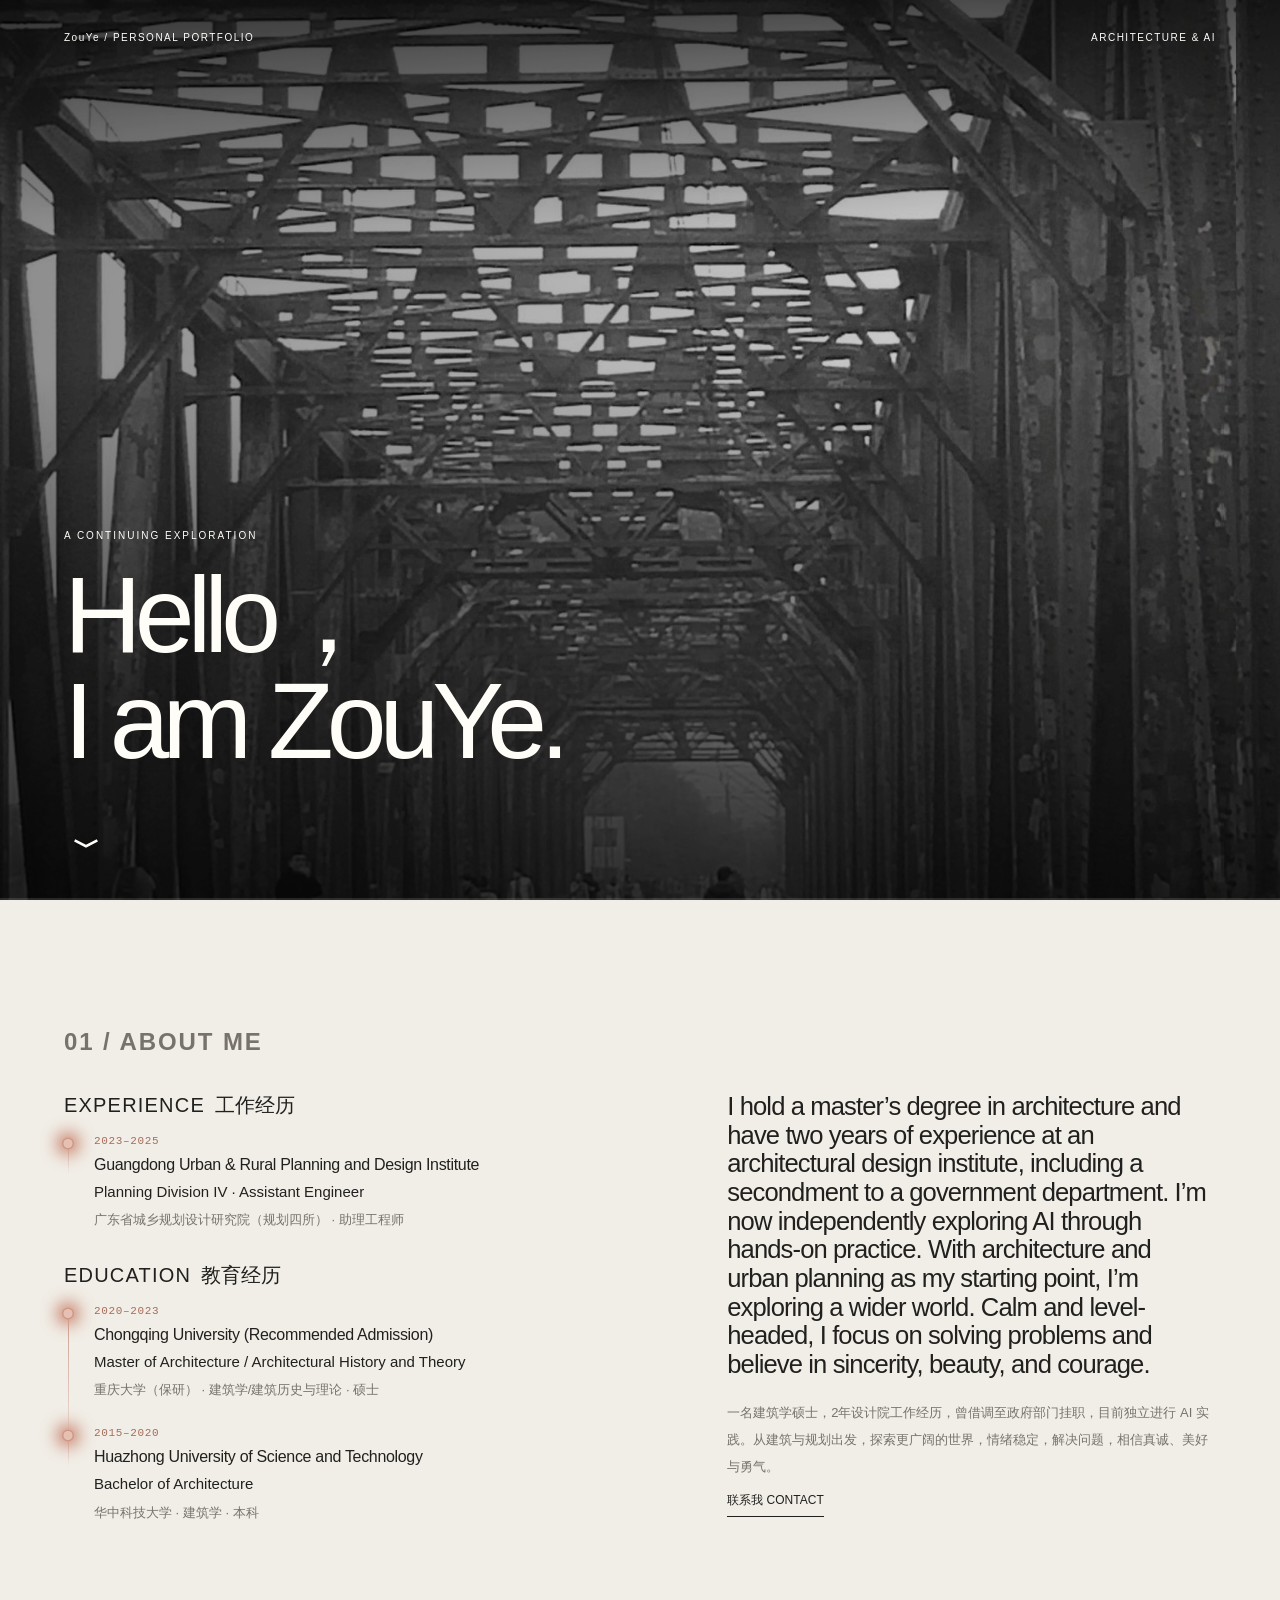
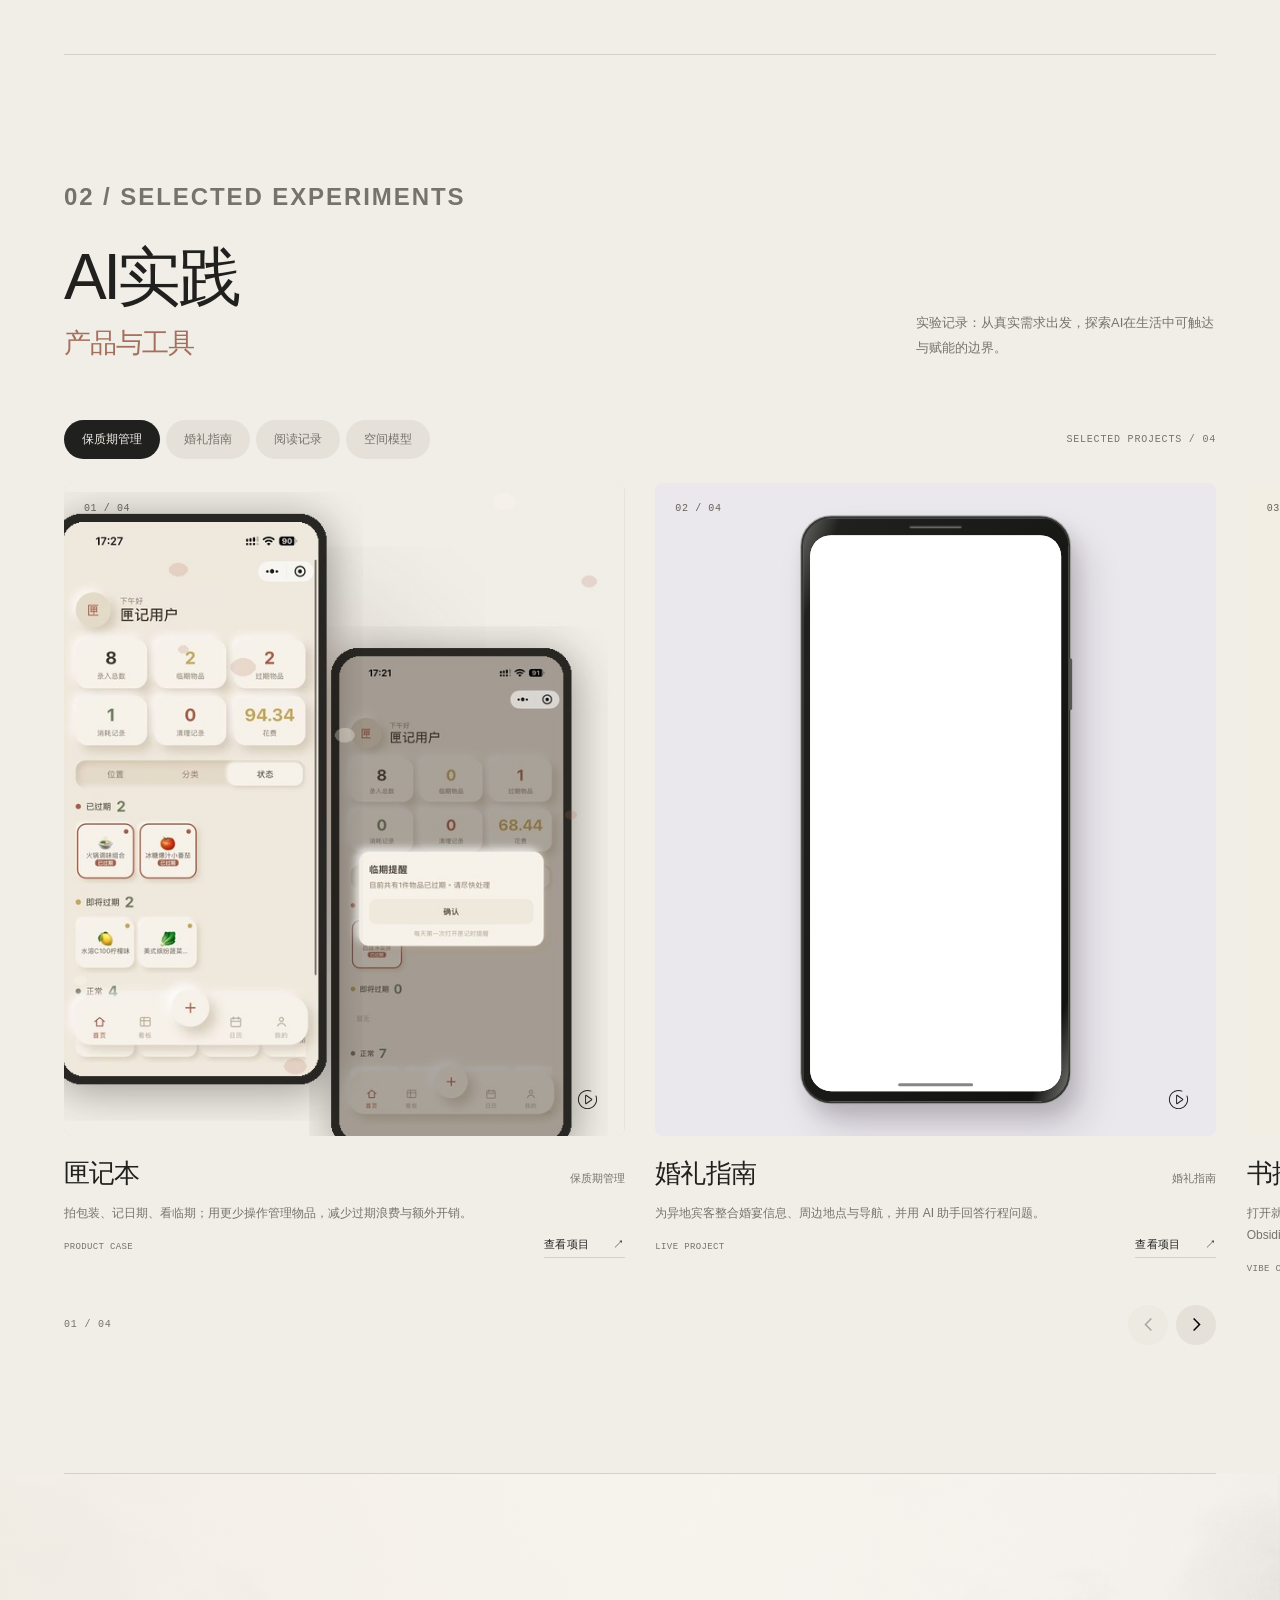
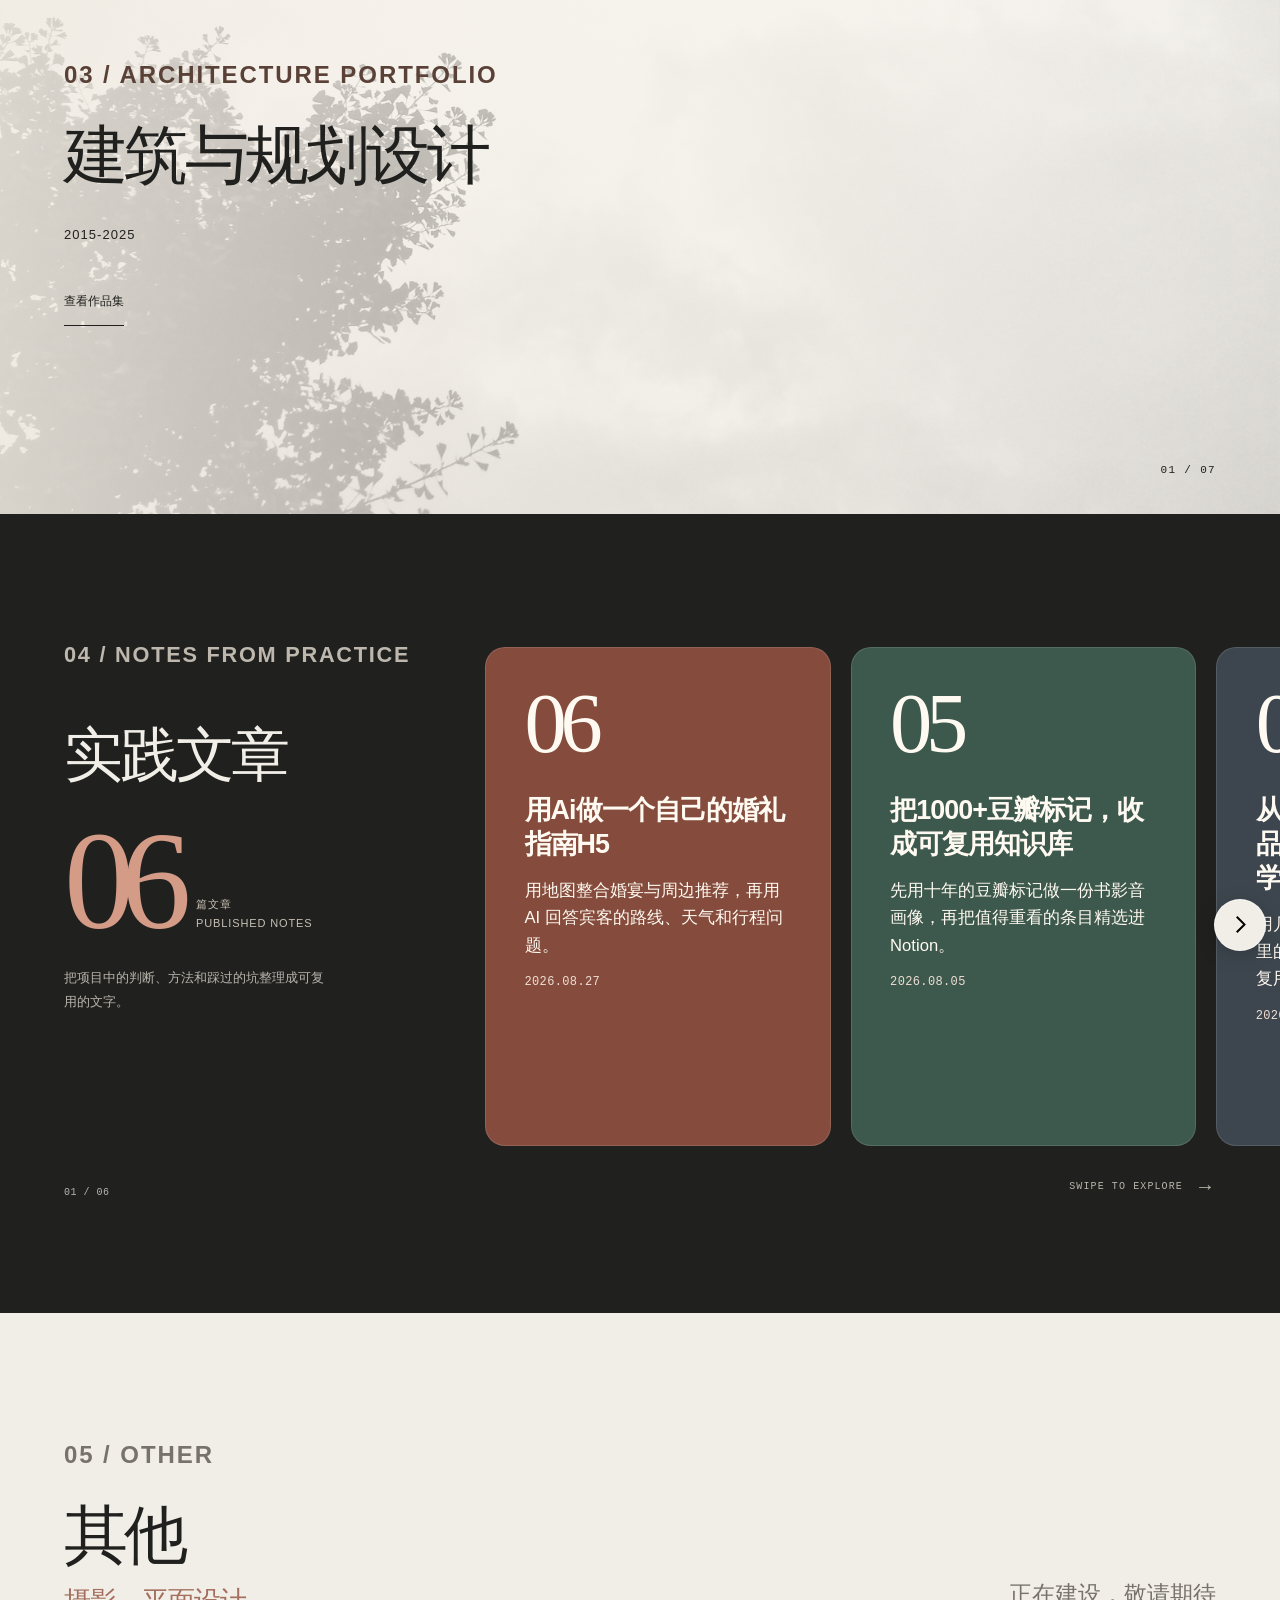
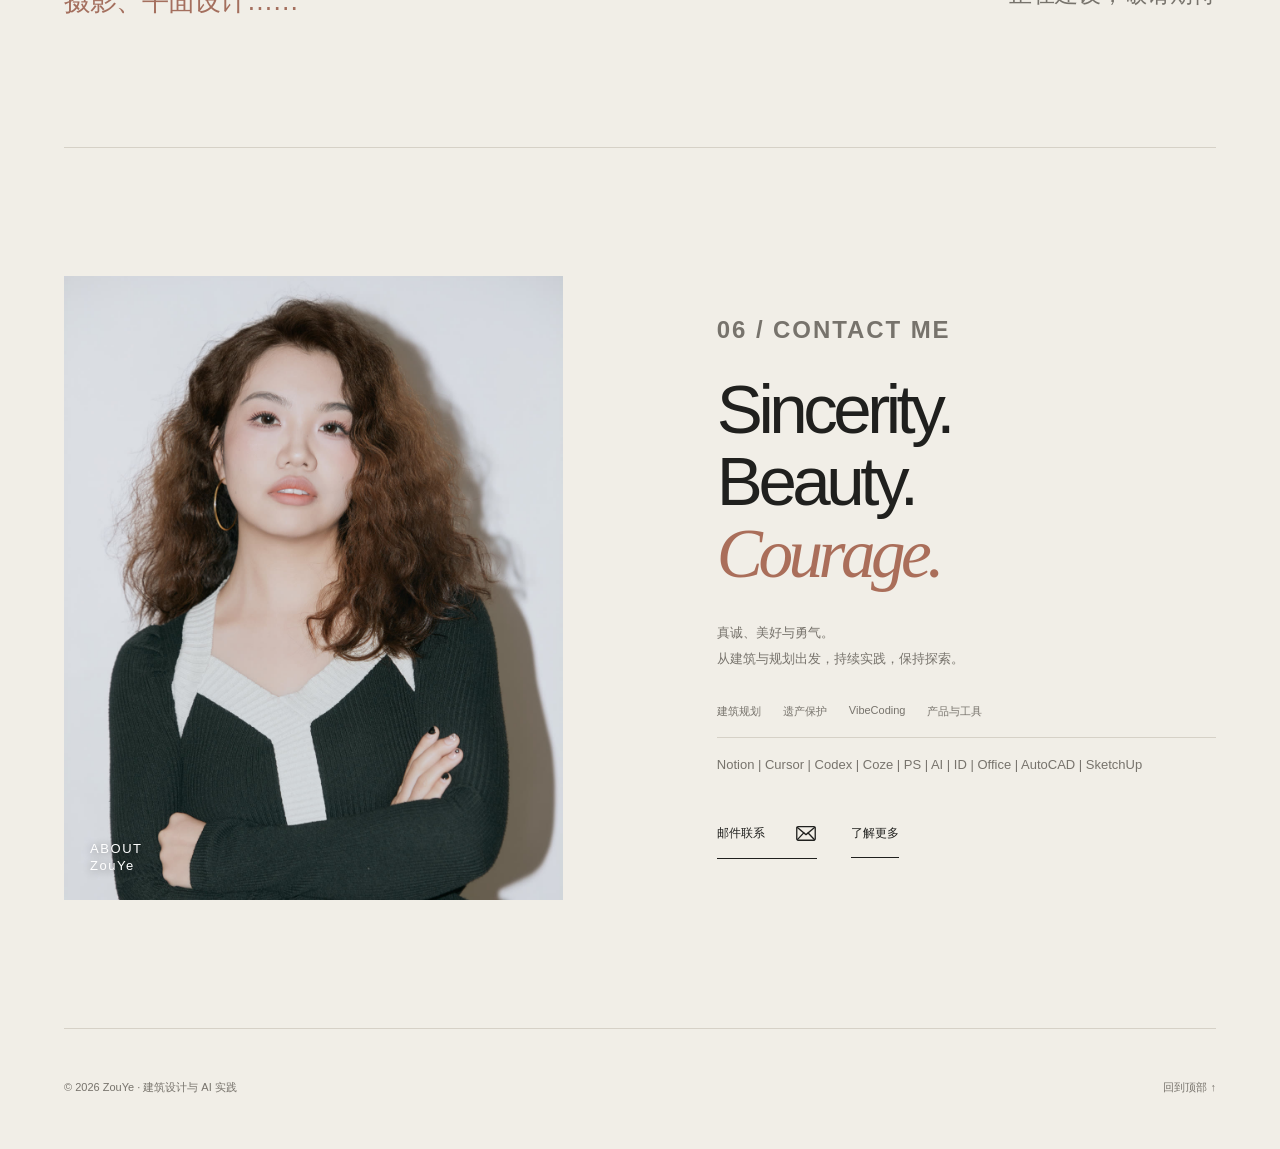
<file: index.html>
<!DOCTYPE html>
<html lang="zh-CN">
  <head>
    <meta charset="UTF-8" />
    <meta name="viewport" content="width=device-width, initial-scale=1.0" />
    <meta
      name="description"
      content="ZouYe 的个人网站，记录 AI 实践、建筑与规划设计实践以及阶段性文章。"
    />
    <title>ZouYe｜建筑设计与 AI 实践</title>
    <link rel="stylesheet" href="./editorial.css?v=20261114-3" />
  </head>
  <body>
    <a class="skip-link" href="#introduction">跳至个人介绍</a>
    <div class="page-shell">
      <header class="topbar" inert aria-hidden="true">
        <a class="brand-lockup" href="#home" aria-label="返回首页">
          <span class="brand-mark"><img src="./assets/yvette-portrait.jpg" alt="" width="30" height="30" /></span>
          <span class="brand-name">ZouYe</span>
        </a>
        <nav class="site-nav" id="site-nav" aria-label="主导航"></nav>
      </header>

      <main id="app"></main>

      <footer class="site-footer">
        <p>© 2026 ZouYe · 建筑设计与 AI 实践</p>
        <a href="#home">回到顶部 ↑</a>
      </footer>
    </div>

    <script src="./articles-data.js?v=20261110-7"></script>
    <script src="./fluid-reveal.js?v=20261030-4"></script>
    <script src="./script.js?v=20261123-scene-label"></script>
  </body>
</html>
</file>
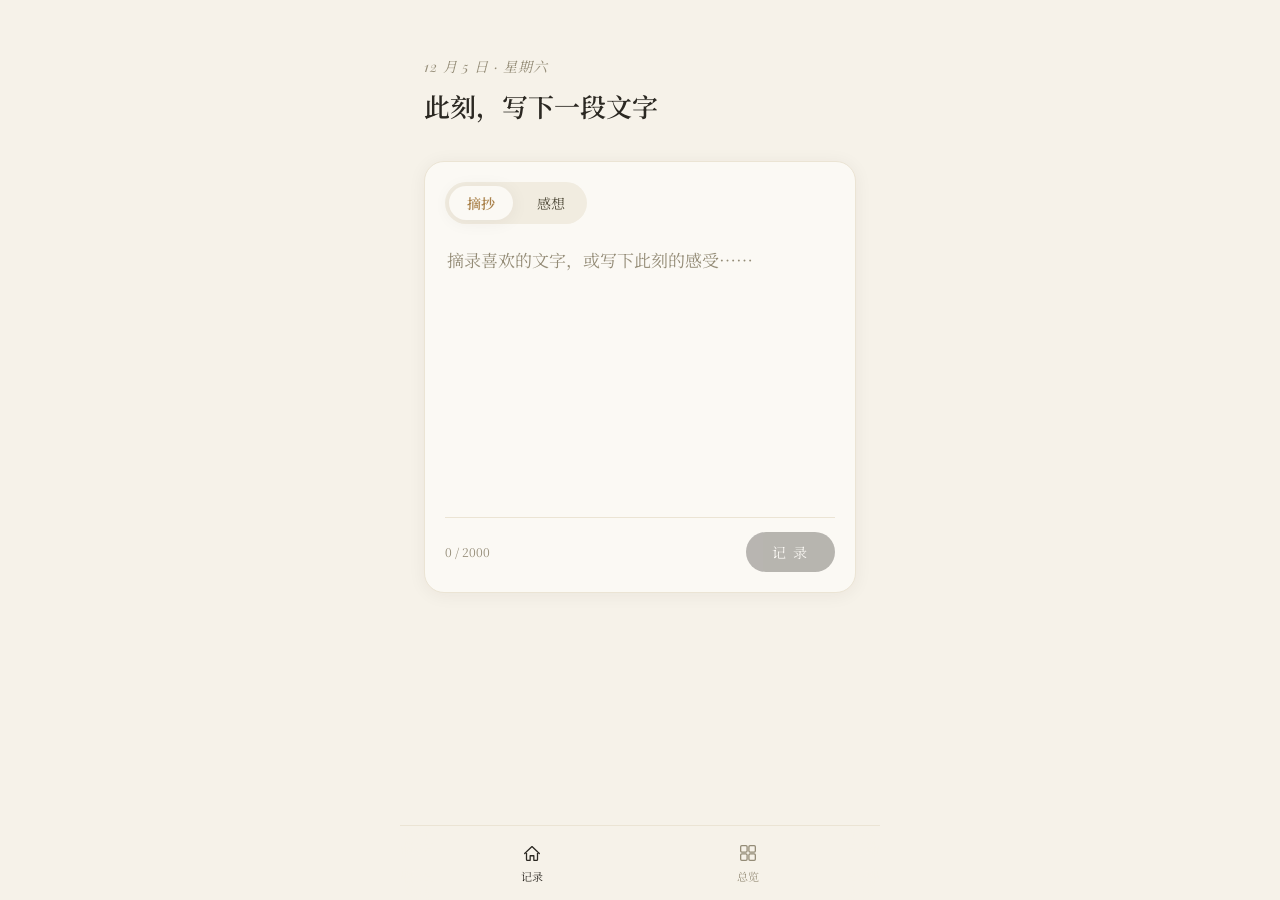
<file: projects/shuzhai-app/index.html>
<!DOCTYPE html>
<html lang="zh-CN">
<head>
<meta charset="UTF-8" />
<meta name="viewport" content="width=device-width, initial-scale=1.0, maximum-scale=1.0, viewport-fit=cover" />
<title>书摘 · 记录与管理</title>

<!-- PWA：支持「添加到主屏幕」，获得类 App 图标与全屏体验 -->
<link rel="manifest" href="manifest.json" />
<meta name="theme-color" content="#F6F2E9" />
<link rel="icon" href="icons/favicon-32.png" sizes="32x32" />
<link rel="apple-touch-icon" href="icons/apple-touch-icon.png" />
<meta name="apple-mobile-web-app-capable" content="yes" />
<meta name="apple-mobile-web-app-status-bar-style" content="default" />
<meta name="apple-mobile-web-app-title" content="书摘" />

<link rel="preconnect" href="https://fonts.googleapis.com" />
<link rel="preconnect" href="https://fonts.gstatic.com" crossorigin />
<link href="https://fonts.googleapis.com/css2?family=Noto+Serif+SC:wght@400;500;600;700&family=Playfair+Display:ital,wght@0,500;0,600;1,500&display=swap" rel="stylesheet" />
<link rel="stylesheet" href="css/style.css" />
</head>
<body>
<div class="app-shell">

  <!-- ============ 首页：记录 ============ -->
  <main class="view view-home" data-view="home">
    <header class="home-header">
      <p class="home-date" id="homeDate">7 月 6 日</p>
      <h1 class="home-title">此刻，写下一段文字</h1>
    </header>

    <section class="composer">
      <div class="type-toggle" role="tablist" aria-label="记录类型">
        <button class="type-pill is-active" data-type="excerpt" role="tab" aria-selected="true">摘抄</button>
        <button class="type-pill" data-type="thought" role="tab" aria-selected="false">感想</button>
      </div>

      <textarea
        id="contentInput"
        class="composer-input"
        placeholder="摘录喜欢的文字，或写下此刻的感受……"
        rows="8"
        maxlength="2000"
      ></textarea>

      <div class="composer-footer">
        <span class="char-count" id="charCount">0 / 2000</span>
        <button class="save-btn" id="saveBtn" disabled>
          <span>记 录</span>
        </button>
      </div>
    </section>
  </main>

  <!-- ============ 总览页 ============ -->
  <main class="view view-overview" data-view="overview" hidden>
    <header class="overview-header">
      <div class="overview-title-row">
        <h1 class="page-title">总览</h1>
        <div class="overview-actions">
          <button class="clear-all-btn" id="clearAllBtn" disabled>清空</button>
          <div class="export-menu" id="exportMenu">
            <button class="export-btn" id="exportBtn" disabled aria-haspopup="menu" aria-expanded="false">
              <svg class="export-icon" viewBox="0 0 24 24" fill="none"><path d="M12 4v11m0 0l-4-4m4 4l4-4M5 17v2a1 1 0 0 0 1 1h12a1 1 0 0 0 1-1v-2" stroke="currentColor" stroke-width="1.4" stroke-linecap="round" stroke-linejoin="round"/></svg>
              <span>导出</span>
              <svg class="export-caret" viewBox="0 0 12 12" fill="none"><path d="M3 4.5L6 7.5L9 4.5" stroke="currentColor" stroke-width="1.3" stroke-linecap="round" stroke-linejoin="round"/></svg>
            </button>
            <div class="export-dropdown" id="exportDropdown" role="menu" hidden>
              <button class="export-option" data-format="csv" role="menuitem">导出为 CSV</button>
              <button class="export-option" data-format="markdown" role="menuitem">导出为 Markdown</button>
            </div>
          </div>
        </div>
      </div>

      <div class="stats-row">
        <div class="stat-block">
          <span class="stat-number" id="statDays">0</span>
          <span class="stat-label">记录天数</span>
        </div>
        <div class="stat-block">
          <span class="stat-number" id="statTotal">0</span>
          <span class="stat-label">书摘总数</span>
        </div>
      </div>
      <p class="stats-breakdown">
        摘抄 <b id="statExcerpt">0</b> · 感想 <b id="statThought">0</b>
      </p>
    </header>

    <div class="mode-switch" role="tablist" aria-label="查看方式">
      <button class="mode-pill is-active" data-mode="time" role="tab" aria-selected="true">按时间</button>
      <button class="mode-pill" data-mode="type" role="tab" aria-selected="false">按类型</button>
    </div>

    <section class="entry-list" id="entryList">
      <!-- 动态渲染 -->
    </section>

    <div class="empty-state" id="emptyState" hidden>
      <p class="empty-title">尚无记录</p>
      <p class="empty-desc">回到「记录」页写下第一段文字吧</p>
    </div>
  </main>

  <!-- Toast 放在视图外，确保总览页清空/删除提示也能显示 -->
  <p class="toast" id="toast">已记录</p>

  <!-- ============ 底部导航 ============ -->
  <nav class="tab-bar">
    <button class="tab-item is-active" data-target="home">
      <svg class="tab-icon" viewBox="0 0 24 24" fill="none"><path d="M4 12.5L12 5l8 7.5M6 10.5V19a1 1 0 0 0 1 1h3v-5h4v5h3a1 1 0 0 0 1-1v-8.5" stroke="currentColor" stroke-width="1.4" stroke-linecap="round" stroke-linejoin="round"/></svg>
      <span>记录</span>
    </button>
    <button class="tab-item" data-target="overview">
      <svg class="tab-icon" viewBox="0 0 24 24" fill="none"><rect x="4" y="4" width="7" height="7" rx="1.2" stroke="currentColor" stroke-width="1.4"/><rect x="13" y="4" width="7" height="7" rx="1.2" stroke="currentColor" stroke-width="1.4"/><rect x="4" y="13" width="7" height="7" rx="1.2" stroke="currentColor" stroke-width="1.4"/><rect x="13" y="13" width="7" height="7" rx="1.2" stroke="currentColor" stroke-width="1.4"/></svg>
      <span>总览</span>
    </button>
  </nav>

  <!-- ============ 编辑弹层 ============ -->
  <div class="sheet-overlay" id="sheetOverlay" hidden>
    <div class="sheet" id="sheet">
      <div class="sheet-handle"></div>
      <div class="type-toggle" role="tablist" aria-label="编辑类型">
        <button class="type-pill" data-edit-type="excerpt" role="tab">摘抄</button>
        <button class="type-pill" data-edit-type="thought" role="tab">感想</button>
      </div>
      <textarea id="editInput" class="composer-input sheet-textarea" rows="8" maxlength="2000"></textarea>
      <p class="sheet-meta" id="editMeta"></p>
      <div class="sheet-actions">
        <button class="ghost-btn" id="deleteBtn">删除</button>
        <div class="sheet-actions-right">
          <button class="ghost-btn" id="cancelBtn">取消</button>
          <button class="save-btn" id="updateBtn">保存</button>
        </div>
      </div>
    </div>
  </div>

</div>
<script src="js/app.js"></script>
<script>
  // 注册 Service Worker：使应用支持离线访问与「添加到主屏幕」安装
  if ('serviceWorker' in navigator) {
    window.addEventListener('load', () => {
      navigator.serviceWorker.register('service-worker.js').catch((err) => {
        console.warn('Service Worker 注册失败：', err);
      });
    });
  }
</script>
</body>
</html>
</file>
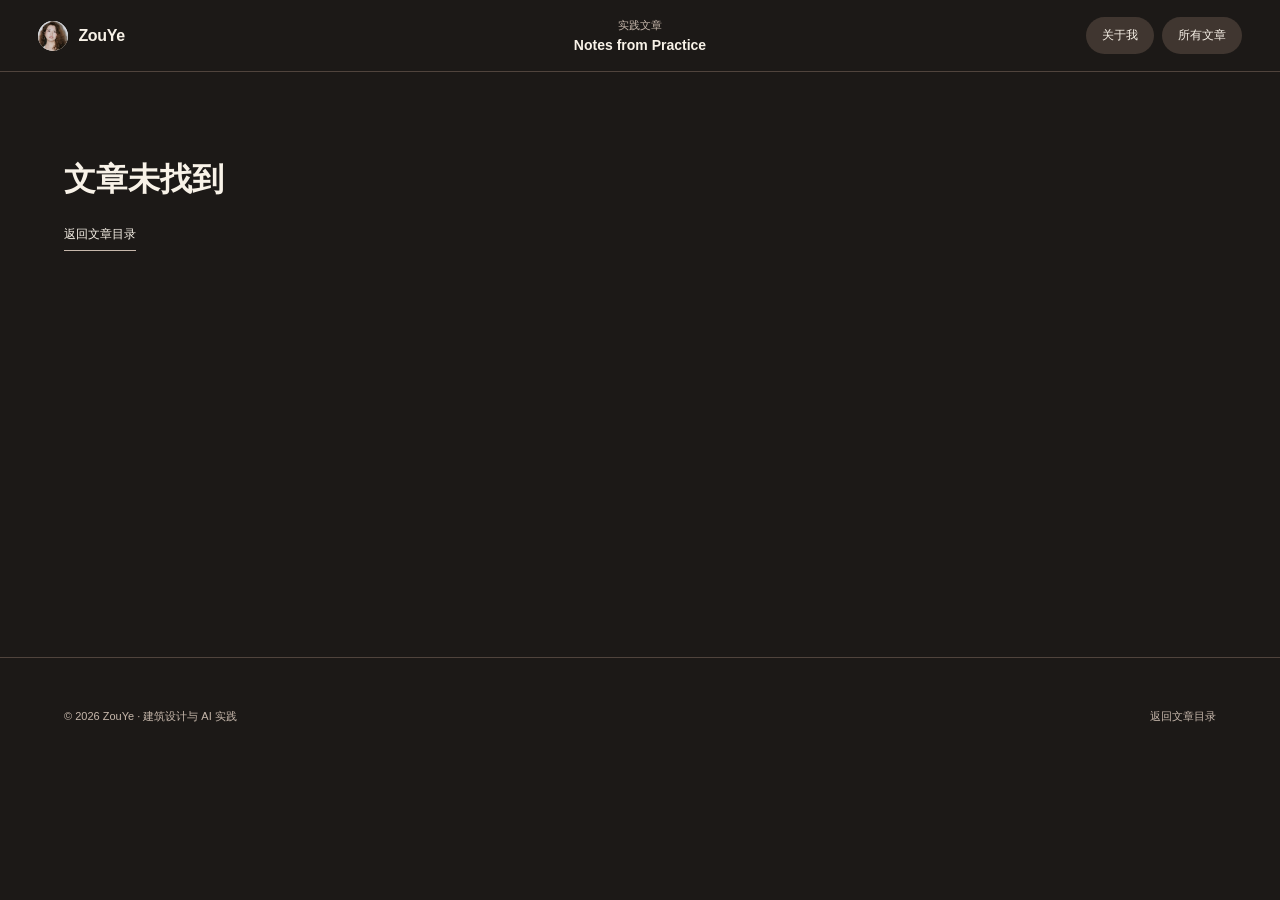
<file: article.html>
<!DOCTYPE html>
<html lang="zh-CN">
  <head>
    <meta charset="UTF-8" />
    <meta name="viewport" content="width=device-width, initial-scale=1.0" />
    <meta name="description" content="ZouYe 的实践文章，记录 AI 产品、工具与工作流的探索。" />
    <title>实践文章｜ZouYe</title>
    <link rel="stylesheet" href="./editorial.css?v=20261110-4" />
    <link rel="stylesheet" href="./article.css?v=20261110-8" />
  </head>
  <body class="article-site">
    <a class="skip-link" href="#article-text">跳至文章正文</a>
    <div class="page-shell">
      <header class="article-masthead">
        <a class="brand-lockup" href="./index.html#home" aria-label="返回首页">
          <span class="brand-mark"><img src="./assets/yvette-portrait.jpg" alt="" width="30" height="30" /></span>
          <span class="brand-name">ZouYe</span>
        </a>
        <div class="article-masthead-current"><span>实践文章</span><a href="#article-main" id="article-current">Notes from Practice</a></div>
        <nav class="article-masthead-nav" aria-label="文章导航">
          <a href="./index.html#introduction">关于我</a>
          <a href="./index.html#articles">所有文章</a>
        </nav>
      </header>

      <main class="article-main" id="article-main"></main>

      <footer class="site-footer">
        <p>© 2026 ZouYe · 建筑设计与 AI 实践</p>
        <a href="./index.html#articles">返回文章目录</a>
      </footer>
    </div>

    <dialog class="article-lightbox" aria-label="查看文章配图">
      <button class="article-lightbox-close" type="button" aria-label="关闭图片">关闭 ×</button>
      <img alt="" />
    </dialog>

    <script src="./articles-data.js?v=20261110-7"></script>
    <script src="./article-page.js?v=20261110-7"></script>
  </body>
</html>
</file>
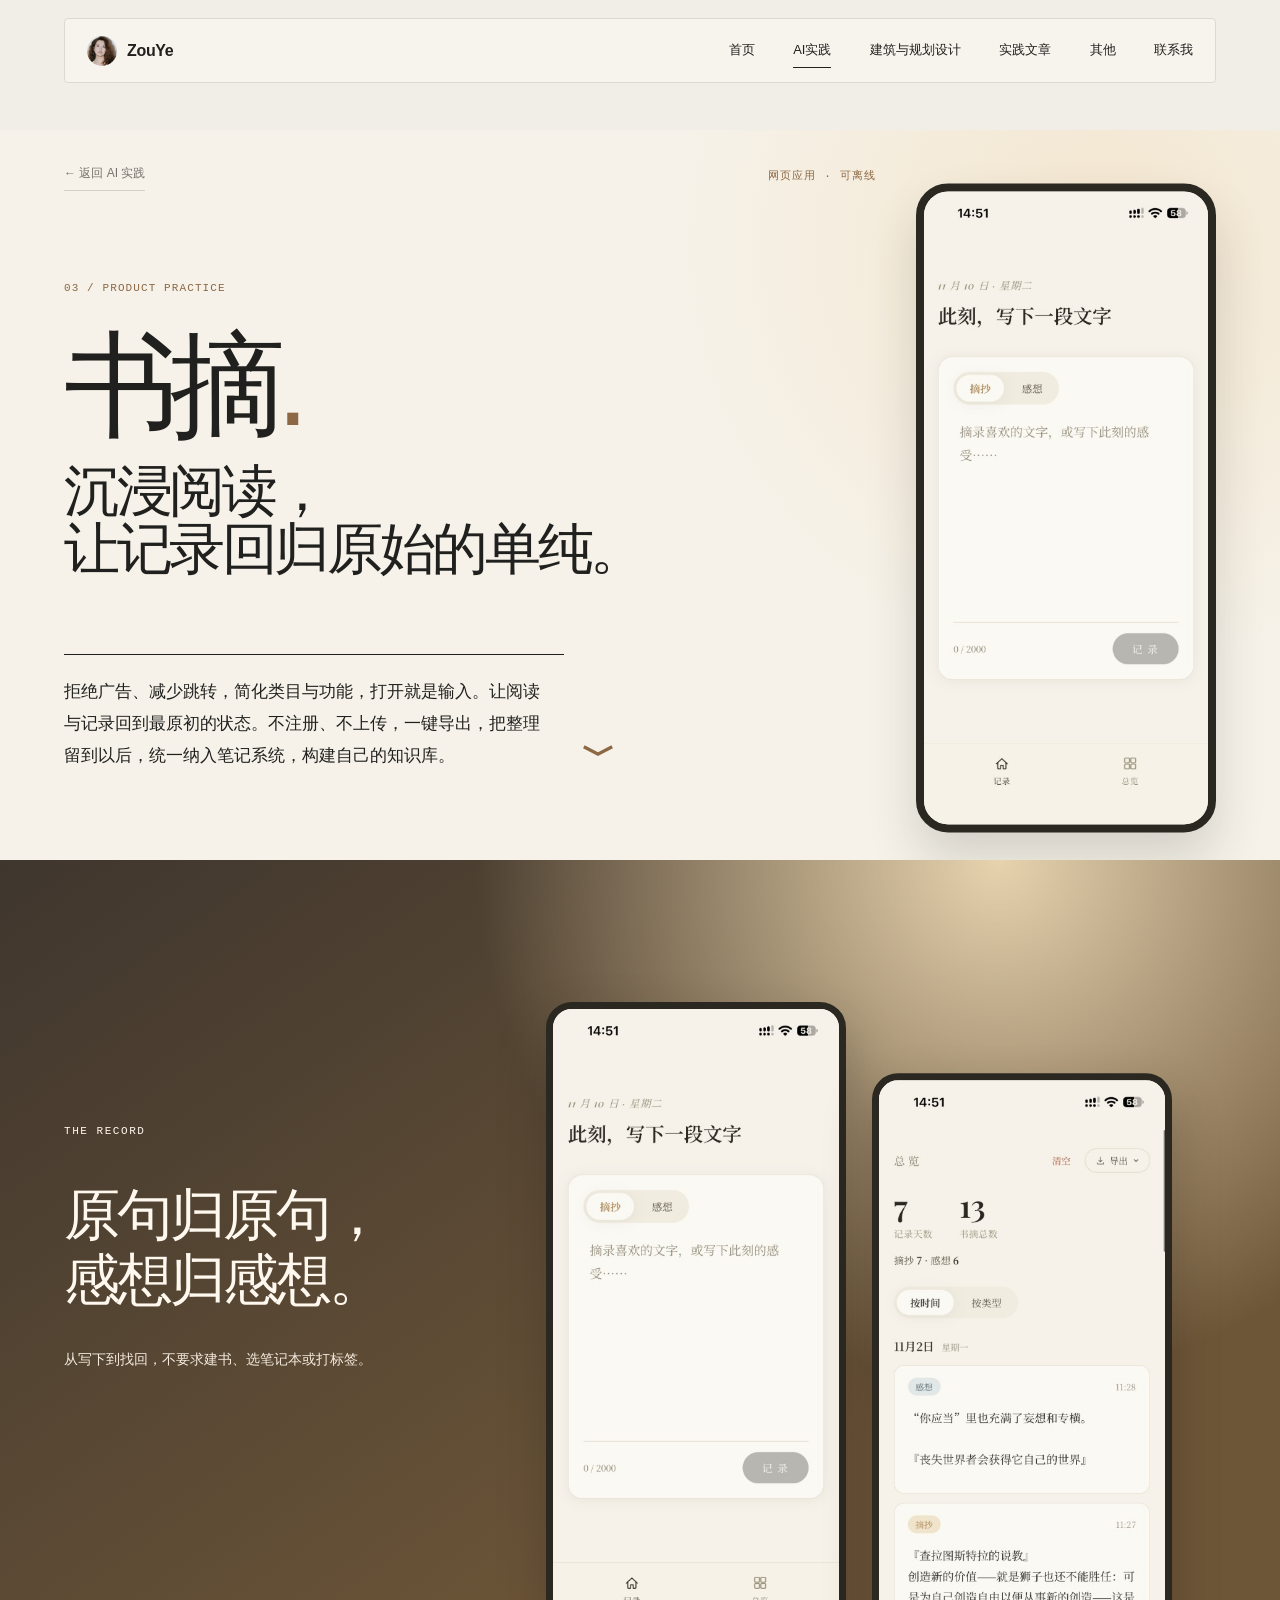
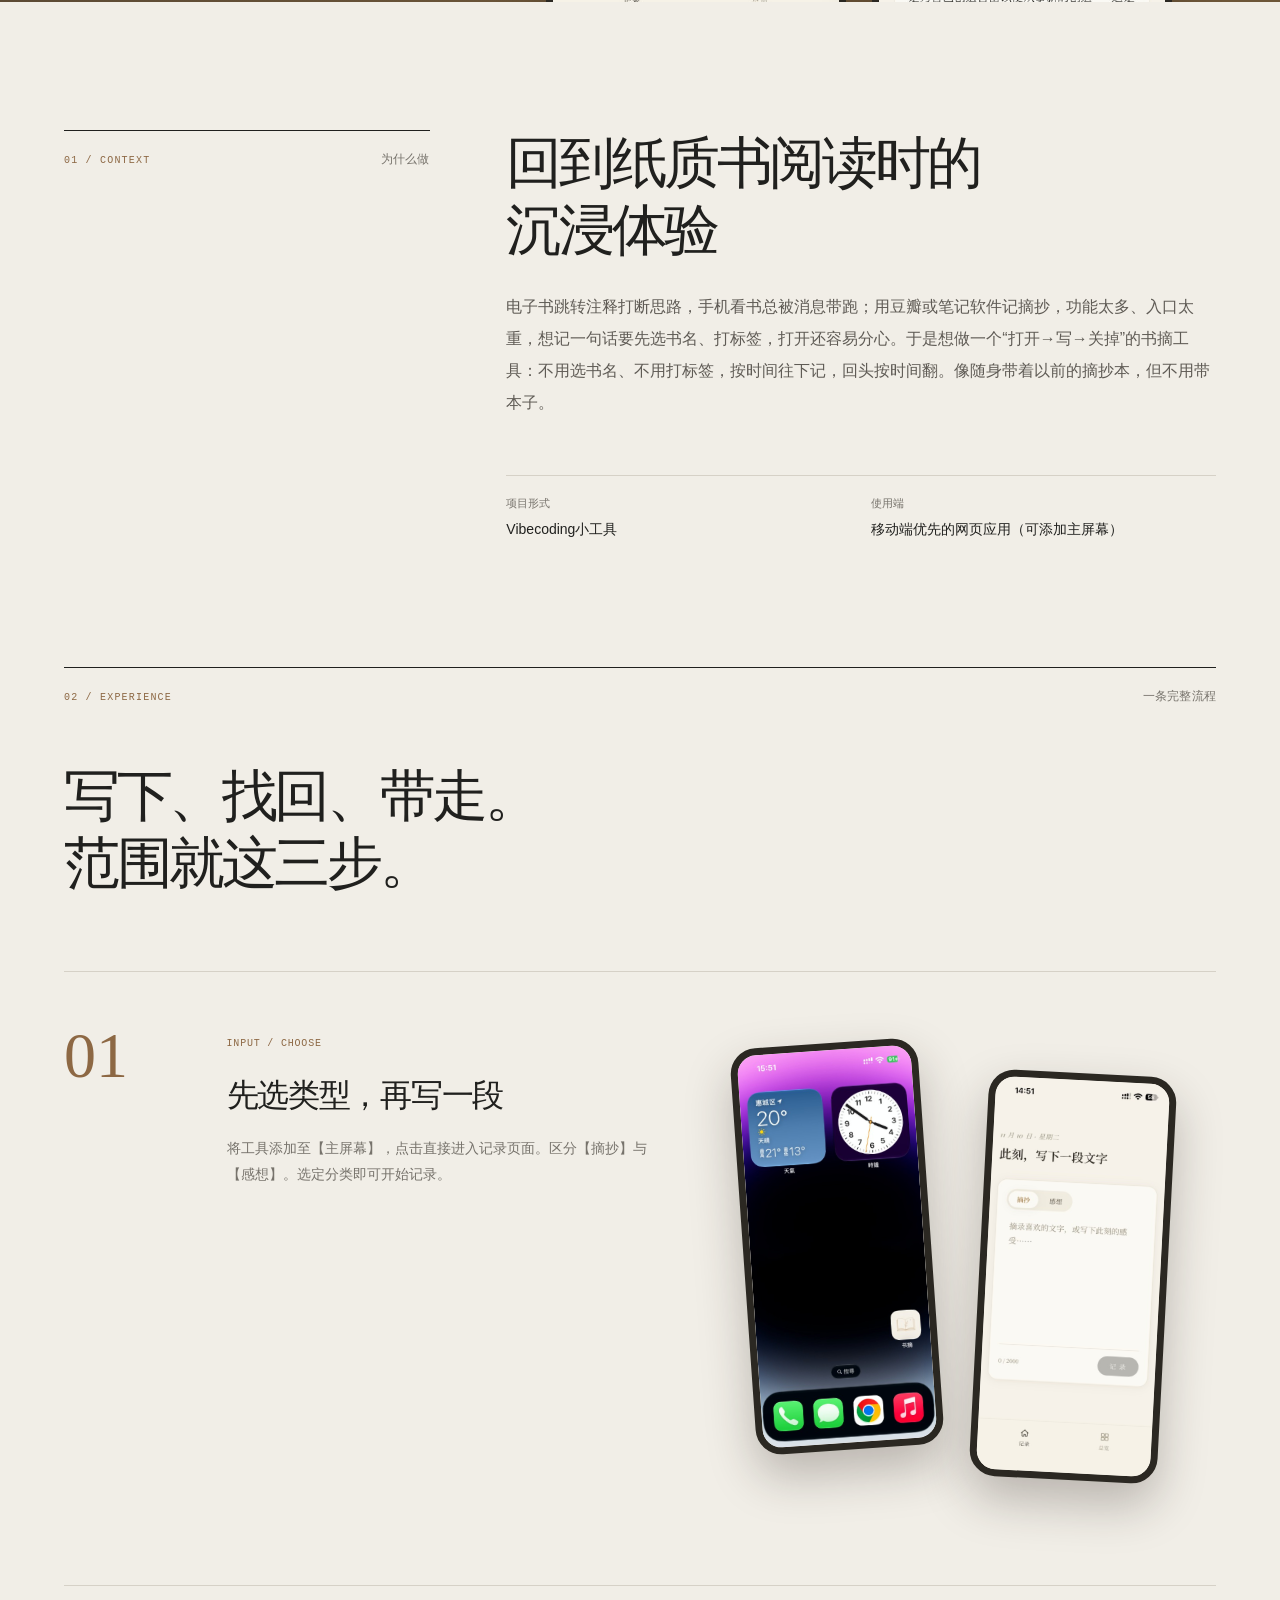
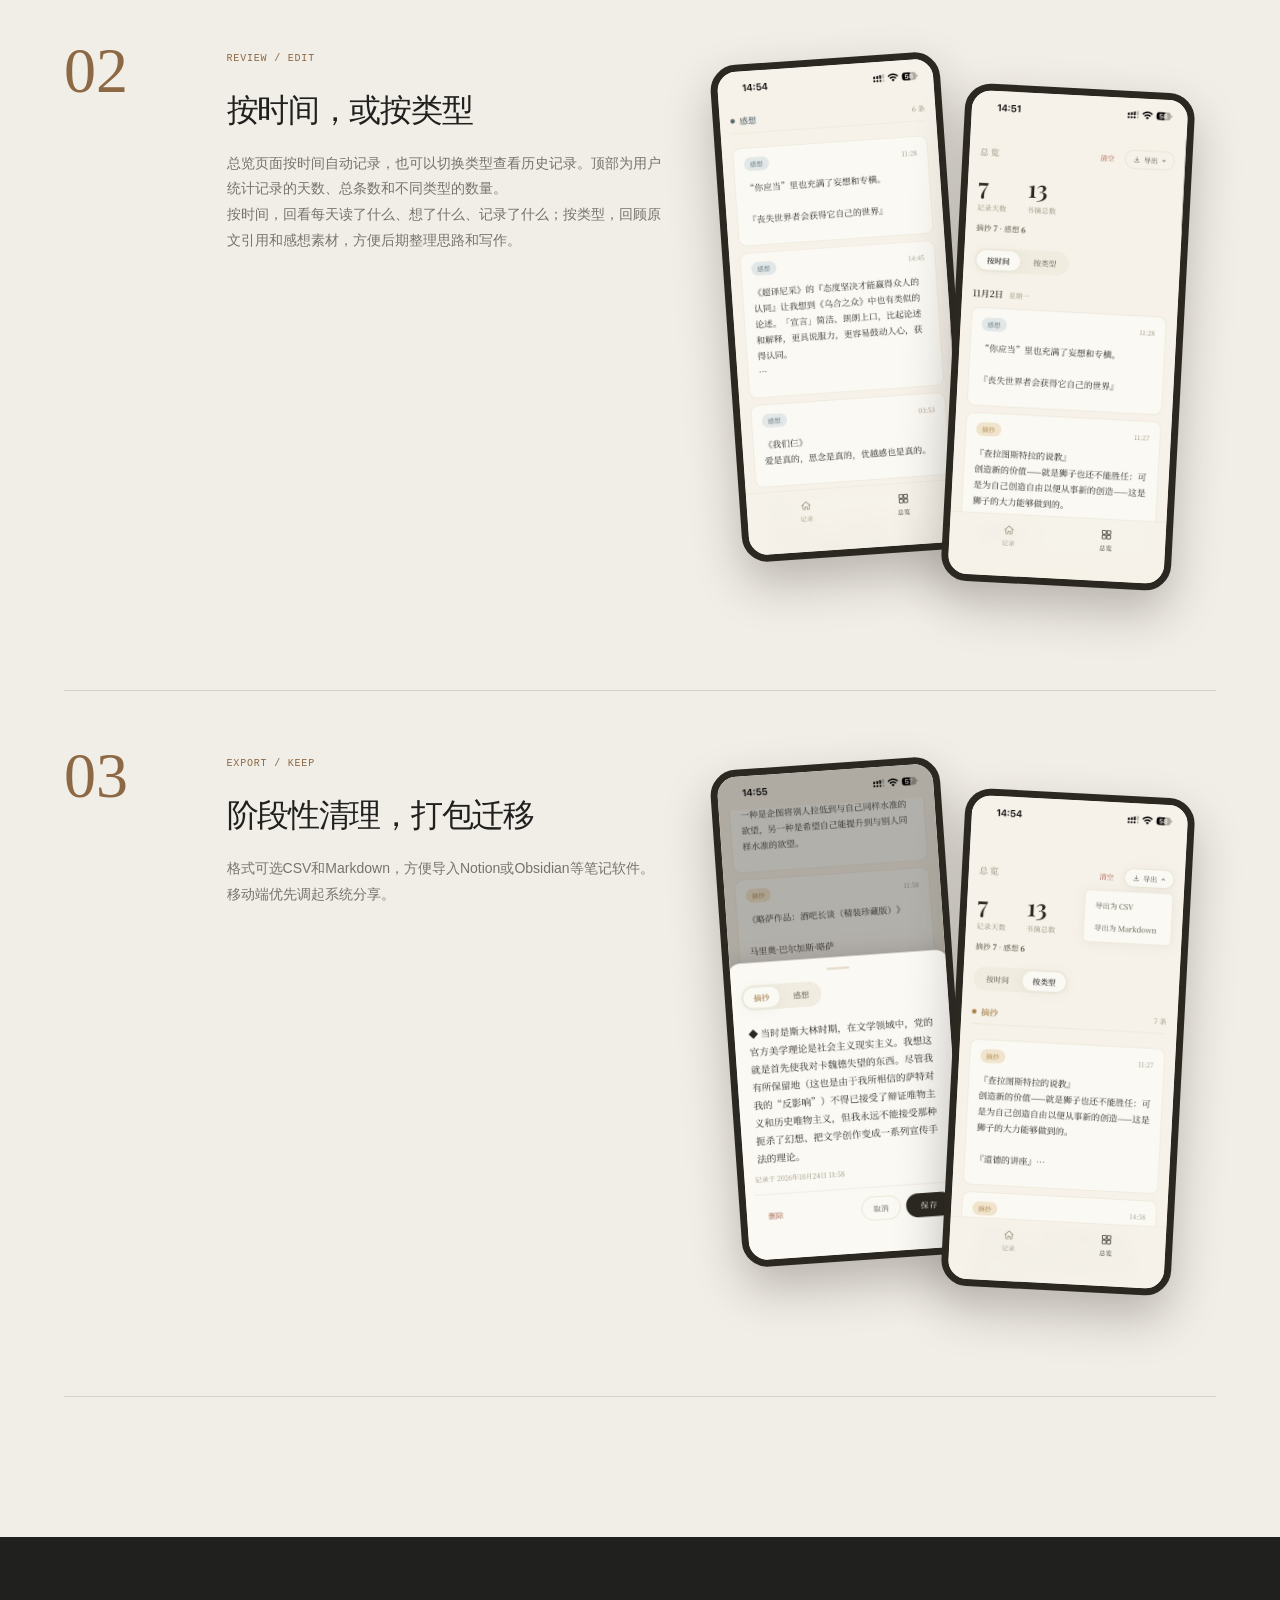
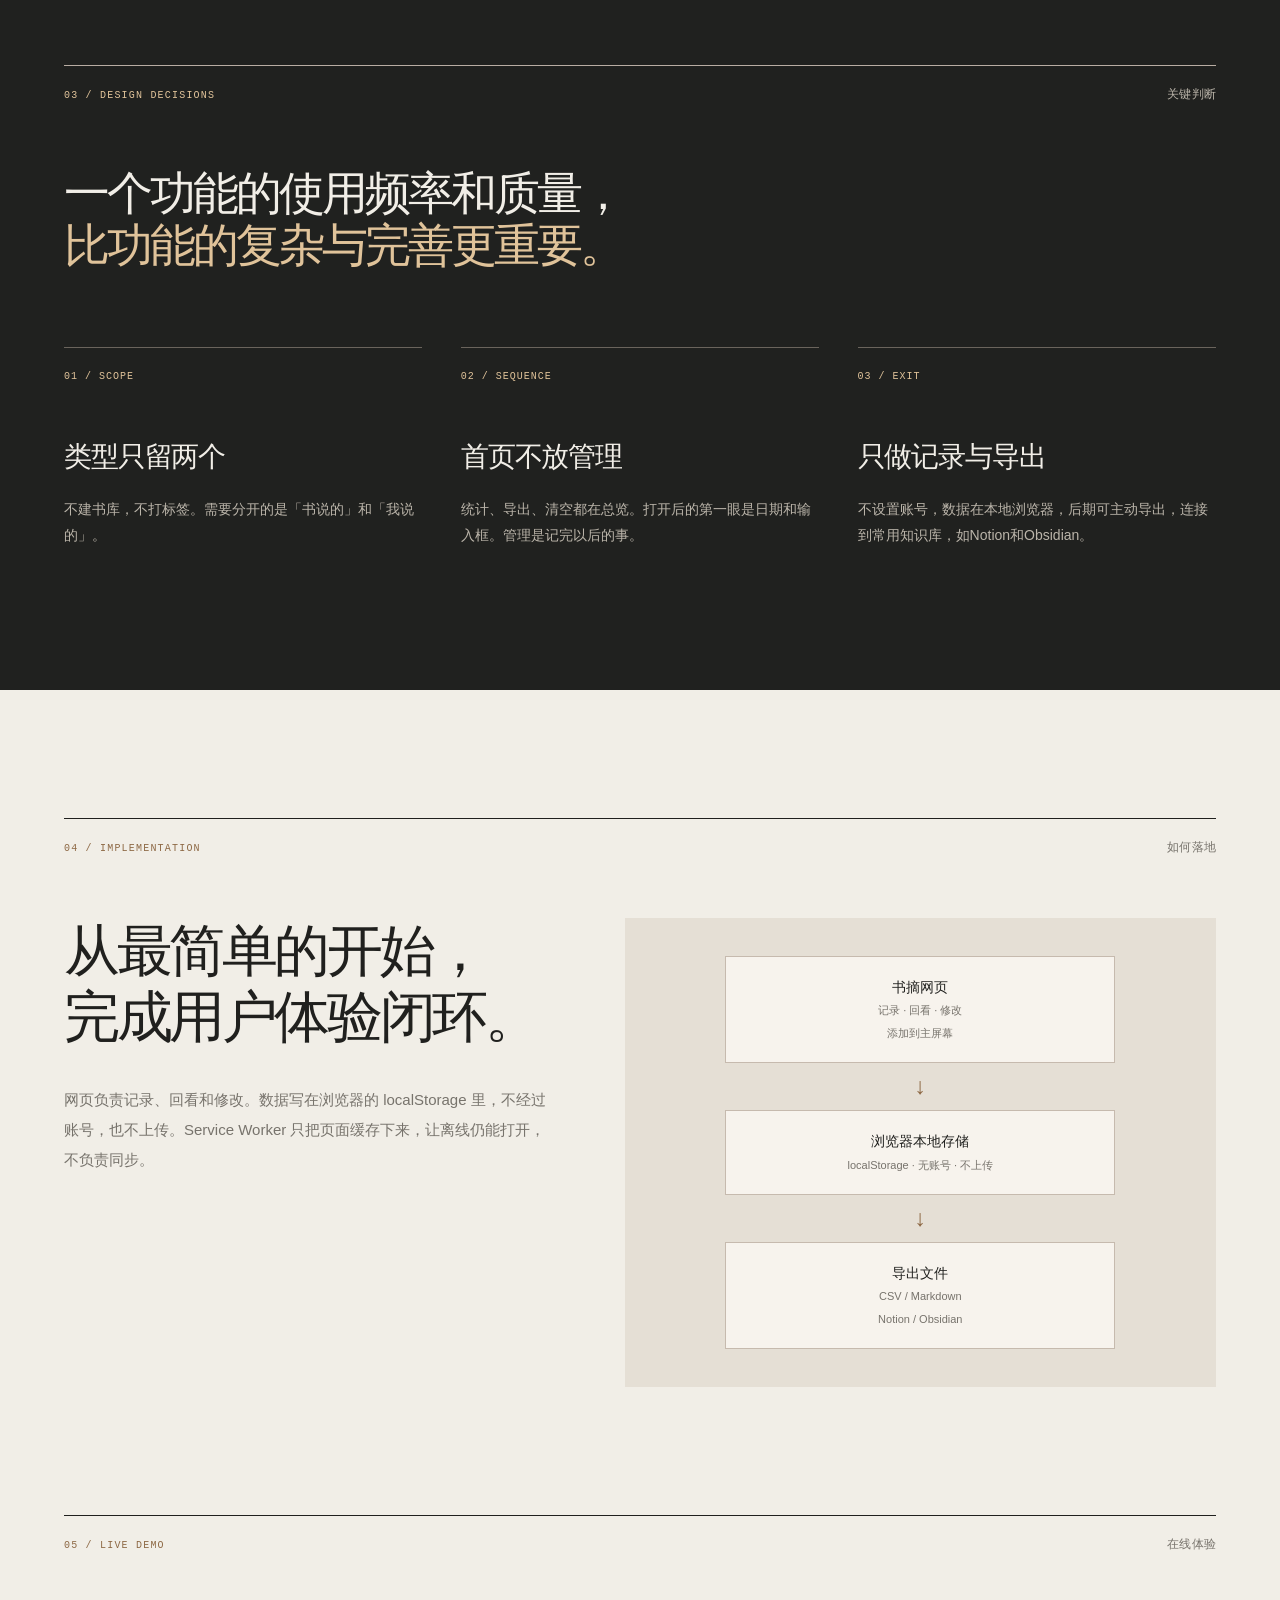
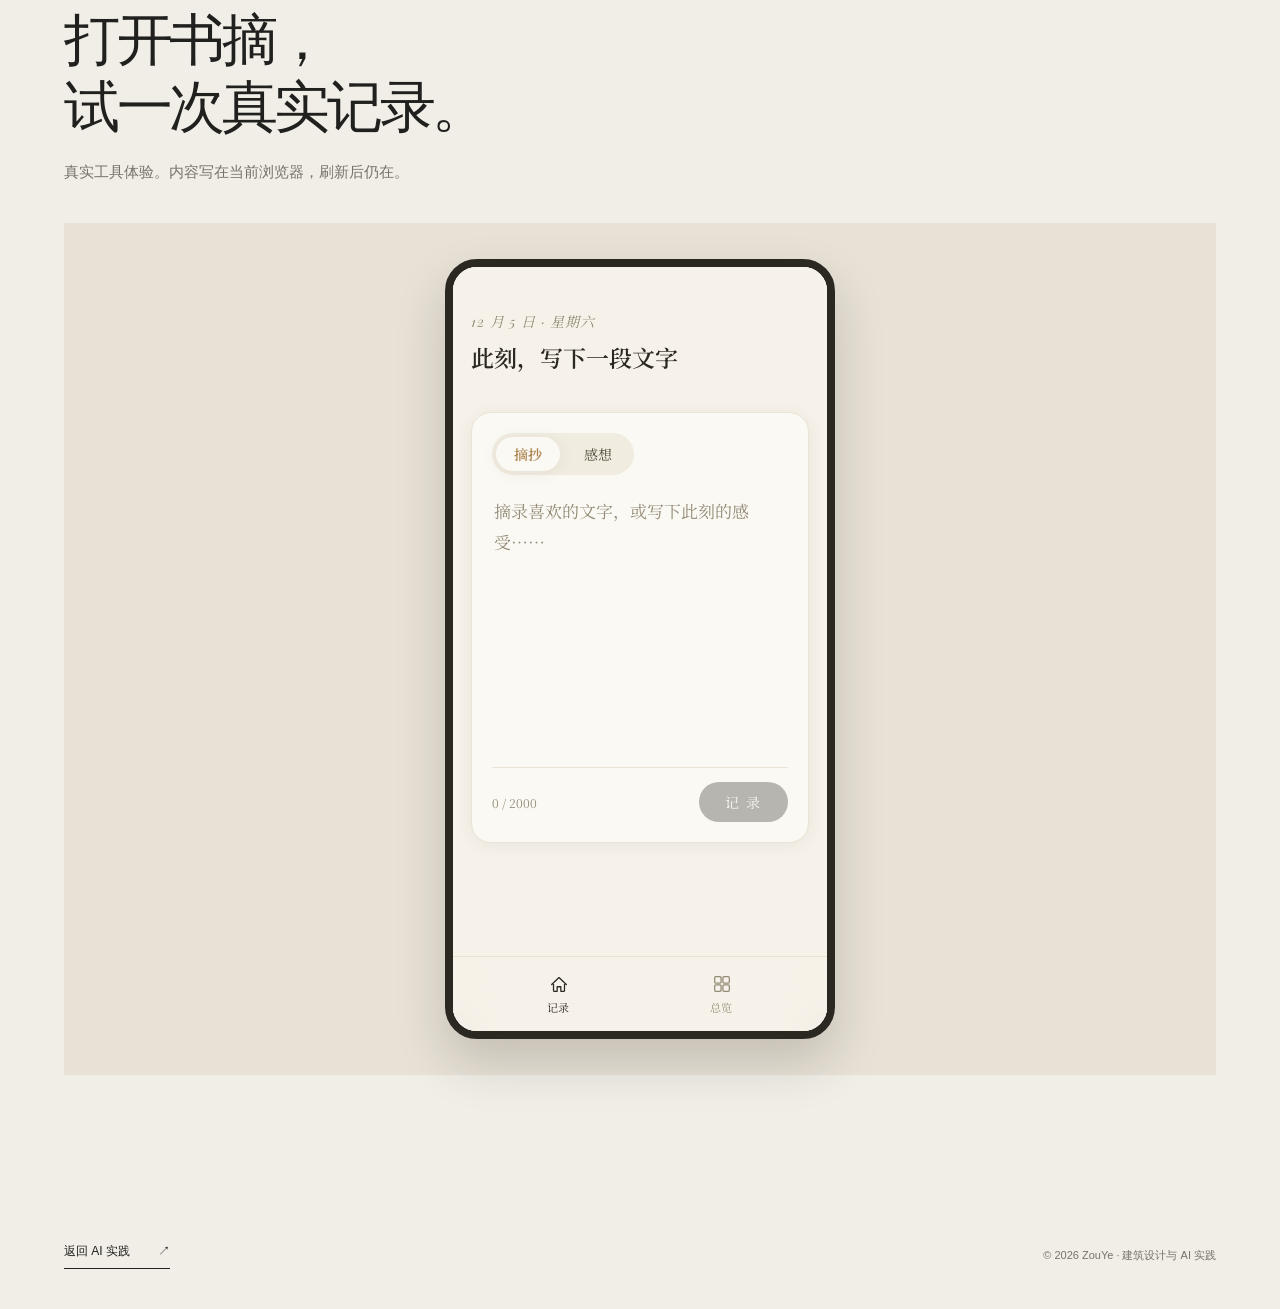
<file: shuzhai.html>
<!DOCTYPE html>
<html lang="zh-CN">
<head>
  <meta charset="UTF-8" />
  <meta name="viewport" content="width=device-width, initial-scale=1.0" />
  <meta name="description" content="书摘：一个本地优先的记录工具。摘抄和感想分开记，按时间或类型回看，并可导出到 Notion 与 Obsidian。" />
  <title>书摘｜产品实践｜ZouYe</title>
  <link rel="preconnect" href="https://fonts.googleapis.com" />
  <link rel="preconnect" href="https://fonts.gstatic.com" crossorigin />
  <link href="https://fonts.googleapis.com/css2?family=Noto+Serif+SC:wght@400;500;600&family=Playfair+Display:ital,wght@0,600;1,500&display=swap" rel="stylesheet" />
  <link rel="stylesheet" href="./editorial.css?v=20261110-6" />
  <link rel="stylesheet" href="./xiajiben.css?v=20261102-3" />
  <link rel="stylesheet" href="./shuzhai.css?v=20261110-5" />
</head>
<body class="case-site shuzhai-case">
  <a class="skip-link" href="#case-main">跳至项目内容</a>
  <div class="page-shell">
    <header class="topbar is-visible">
      <a class="brand-lockup" href="./index.html#home" aria-label="返回 ZouYe 首页">
        <span class="brand-mark"><img src="./assets/yvette-portrait.jpg" alt="" width="30" height="30" /></span>
        <span class="brand-name">ZouYe</span>
      </a>
      <nav class="site-nav" aria-label="主导航">
        <a href="./index.html#home">首页</a>
        <a href="./index.html#ai-projects" aria-current="page">AI实践</a>
        <a href="https://yvette-zoe.github.io/Personal-Architectural-portfolio/" target="_blank" rel="noopener noreferrer">建筑与规划设计</a>
        <a href="./index.html#articles">实践文章</a>
        <a href="./index.html#other">其他</a>
        <a href="./index.html#about">联系我</a>
      </nav>
    </header>

    <main id="case-main" class="case-main">
      <section class="case-hero shuzhai-hero" aria-labelledby="case-title">
        <div class="case-hero-media shuzhai-hero-media" aria-hidden="true">
          <div class="sz-device">
            <img src="./assets/projects/shuzhai/record.png" alt="" />
          </div>
        </div>
        <a class="case-back" href="./index.html#ai-projects">← 返回 AI 实践</a>
        <div class="case-hero-head">
          <p class="case-eyebrow">03 / PRODUCT PRACTICE</p>
          <p class="case-hero-kind">网页应用 · 可离线</p>
        </div>
        <h1 id="case-title">书摘<span class="case-title-dot">.</span><br /><em>沉浸阅读，<br />让记录回归原始的单纯。</em></h1>
        <div class="case-hero-bottom">
          <p>拒绝广告、减少跳转，简化类目与功能，打开就是输入。让阅读与记录回到最原初的状态。不注册、不上传，一键导出，把整理留到以后，统一纳入笔记系统，构建自己的知识库。</p>
          <div class="case-hero-actions"><a href="#case-experience" class="case-down" aria-label="在线体验"><span class="case-down-icon" aria-hidden="true"></span></a></div>
        </div>
      </section>

      <figure class="case-cover case-cover--screens shuzhai-cover">
        <div class="case-cover-copy"><span>THE RECORD</span><strong>原句归原句，<br />感想归感想。</strong><p>从写下到找回，不要求建书、选笔记本或打标签。</p></div>
        <div class="case-cover-phones">
          <div class="sz-device sz-device--home" role="img" aria-label="书摘记录页实机画面：摘抄与感想切换，打开即可输入">
            <img src="./assets/projects/shuzhai/record.png" alt="书摘记录页，摘抄已选中" />
          </div>
          <div class="sz-device sz-device--overview" role="img" aria-label="总览页实机画面：按时间查看记录天数、书摘总数和当天条目">
            <img src="./assets/projects/shuzhai/overview-time.png" alt="书摘总览页，按时间分组" />
          </div>
        </div>
      </figure>

      <section class="case-intro case-container" id="case-story" aria-labelledby="story-title">
        <div class="case-section-label"><span>01 / CONTEXT</span><span>为什么做</span></div>
        <div class="case-intro-body">
          <h2 id="story-title">回到纸质书阅读时的<br />沉浸体验</h2>
          <p>电子书跳转注释打断思路，手机看书总被消息带跑；用豆瓣或笔记软件记摘抄，功能太多、入口太重，想记一句话要先选书名、打标签，打开还容易分心。于是想做一个“打开→写→关掉”的书摘工具：不用选书名、不用打标签，按时间往下记，回头按时间翻。像随身带着以前的摘抄本，但不用带本子。</p>
          <div class="case-facts" aria-label="项目概况">
            <div><span>项目形式</span><strong>Vibecoding小工具</strong></div>
            <div><span>使用端</span><strong>移动端优先的网页应用（可添加主屏幕）</strong></div>
          </div>
        </div>
      </section>

      <section class="case-journey case-container" aria-labelledby="journey-title">
        <div class="case-section-label"><span>02 / EXPERIENCE</span><span>一条完整流程</span></div>
        <div class="case-journey-head">
          <h2 id="journey-title">写下、找回、带走。<br />范围就这三步。</h2>
        </div>
        <ol class="case-steps">
          <li>
            <span class="case-step-number">01</span>
            <div class="case-step-copy"><span class="case-step-aside">INPUT / CHOOSE</span><h3>先选类型，再写一段</h3><p>将工具添加至【主屏幕】，点击直接进入记录页面。区分【摘抄】与【感想】。选定分类即可开始记录。</p></div>
            <div class="case-step-visual shuzhai-step-visual shuzhai-step-visual--open" role="img" aria-label="左侧为主屏幕上的书摘图标，右侧为进入后的记录页">
              <div class="sz-device sz-device--back">
                <img src="./assets/projects/shuzhai/home-screen.jpg" alt="手机主屏幕上的书摘图标" />
              </div>
              <div class="sz-device sz-device--front">
                <img src="./assets/projects/shuzhai/record.png" alt="书摘记录页实机截图" />
              </div>
            </div>
          </li>
          <li>
            <span class="case-step-number">02</span>
            <div class="case-step-copy"><span class="case-step-aside">REVIEW / EDIT</span><h3>按时间，或按类型</h3><p>总览页面按时间自动记录，也可以切换类型查看历史记录。顶部为用户统计记录的天数、总条数和不同类型的数量。<br />按时间，回看每天读了什么、想了什么、记录了什么；按类型，回顾原文引用和感想素材，方便后期整理思路和写作。</p></div>
            <div class="case-step-visual shuzhai-step-visual" role="img" aria-label="总览实机画面：左侧按类型查看感想，右侧按时间查看当天记录">
              <div class="sz-device sz-device--back">
                <img src="./assets/projects/shuzhai/type-thought.png" alt="按类型查看感想" />
              </div>
              <div class="sz-device sz-device--front">
                <img src="./assets/projects/shuzhai/overview-time.png" alt="按时间查看总览" />
              </div>
            </div>
          </li>
          <li>
            <span class="case-step-number">03</span>
            <div class="case-step-copy"><span class="case-step-aside">EXPORT / KEEP</span><h3>阶段性清理，打包迁移</h3><p>格式可选CSV和Markdown，方便导入Notion或Obsidian等笔记软件。移动端优先调起系统分享。</p></div>
            <div class="case-step-visual shuzhai-step-visual" role="img" aria-label="左侧为编辑一条记录，右侧为导出菜单，可选 CSV 或 Markdown">
              <div class="sz-device sz-device--back">
                <img src="./assets/projects/shuzhai/edit.png" alt="编辑一条摘抄：可改类型、删除或保存" />
              </div>
              <div class="sz-device sz-device--front">
                <img src="./assets/projects/shuzhai/export.png" alt="总览页打开导出菜单，可选 CSV 或 Markdown" />
              </div>
            </div>
          </li>
        </ol>
      </section>

      <section class="case-principle" aria-labelledby="principle-title">
        <div class="case-principle-inner case-container">
          <div class="case-section-label"><span>03 / DESIGN DECISIONS</span><span>关键判断</span></div>
          <h2 id="principle-title">一个功能的使用频率和质量，<br /><em>比功能的复杂与完善更重要。</em></h2>
          <div class="case-principle-grid">
            <article><span>01 / SCOPE</span><h3>类型只留两个</h3><p>不建书库，不打标签。需要分开的是「书说的」和「我说的」。</p></article>
            <article><span>02 / SEQUENCE</span><h3>首页不放管理</h3><p>统计、导出、清空都在总览。打开后的第一眼是日期和输入框。管理是记完以后的事。</p></article>
            <article><span>03 / EXIT</span><h3>只做记录与导出</h3><p>不设置账号，数据在本地浏览器，后期可主动导出，连接到常用知识库，如Notion和Obsidian。</p></article>
          </div>
        </div>
      </section>

      <section class="case-system case-container" aria-labelledby="system-title">
        <div class="case-section-label"><span>04 / IMPLEMENTATION</span><span>如何落地</span></div>
        <div class="case-system-layout">
          <div>
            <h2 id="system-title">从最简单的开始，<br />完成用户体验闭环。</h2>
            <p>网页负责记录、回看和修改。数据写在浏览器的 localStorage 里，不经过账号，也不上传。Service Worker 只把页面缓存下来，让离线仍能打开，不负责同步。</p>
          </div>
          <div class="case-system-diagram" role="img" aria-label="书摘网页可添加到主屏幕，数据留在本地浏览器，再导出为 CSV 或 Markdown，进入 Notion 或 Obsidian">
            <div class="case-system-row case-system-row--center"><span>书摘网页<br /><small>记录 · 回看 · 修改<br />添加到主屏幕</small></span></div>
            <div class="case-system-arrow" aria-hidden="true">↓</div>
            <div class="case-system-row case-system-row--center"><span>浏览器本地存储<br /><small>localStorage · 无账号 · 不上传</small></span></div>
            <div class="case-system-arrow" aria-hidden="true">↓</div>
            <div class="case-system-row case-system-row--center"><span>导出文件<br /><small>CSV / Markdown<br />Notion / Obsidian</small></span></div>
          </div>
        </div>
      </section>

      <section class="case-experience-section case-container shuzhai-experience" id="case-experience" aria-labelledby="experience-title">
        <div class="case-section-label"><span>05 / LIVE DEMO</span><span>在线体验</span></div>
        <h2 id="experience-title">打开书摘，<br />试一次真实记录。</h2>
        <p class="shuzhai-experience-note">真实工具体验。内容写在当前浏览器，刷新后仍在。</p>
        <div class="shuzhai-demo-stage">
          <iframe class="shuzhai-demo-frame" title="书摘记录管理助手，数据只保存在当前浏览器" src="./projects/shuzhai-app/index.html" loading="lazy"></iframe>
        </div>
      </section>
    </main>

    <footer class="site-footer"><a class="case-return" href="./index.html#ai-projects">返回 AI 实践 <span aria-hidden="true">↗</span></a><p>© 2026 ZouYe · 建筑设计与 AI 实践</p></footer>
  </div>
  <script>
    const stepVisuals = document.querySelectorAll('.shuzhai-step-visual');
    if ('IntersectionObserver' in window && !window.matchMedia('(prefers-reduced-motion: reduce)').matches) {
      const stepObserver = new IntersectionObserver((entries, observer) => {
        entries.forEach((entry) => {
          if (!entry.isIntersecting) return;
          entry.target.classList.add('is-visible');
          observer.unobserve(entry.target);
        });
      }, { threshold: 0.18 });
      stepVisuals.forEach((visual) => {
        visual.classList.add('is-enhanced');
        stepObserver.observe(visual);
      });
    }
  </script>
</body>
</html>
</file>
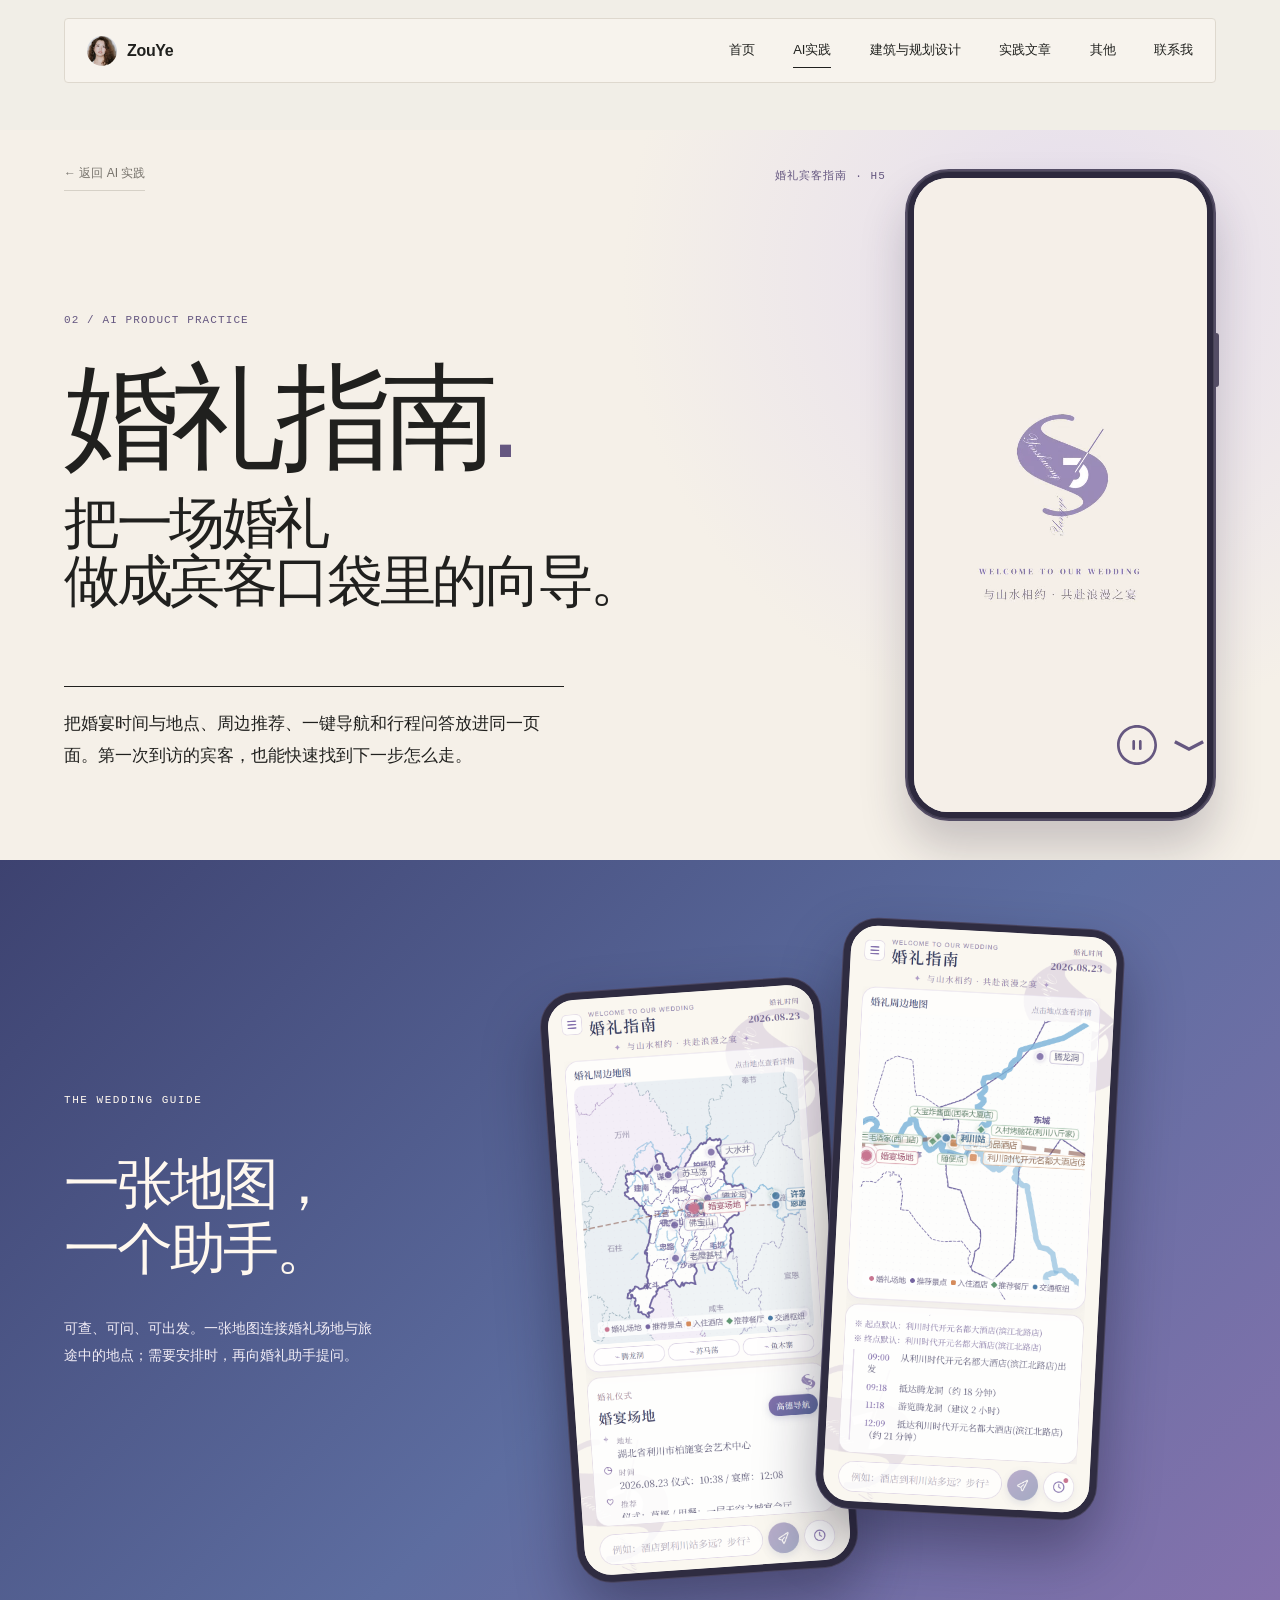
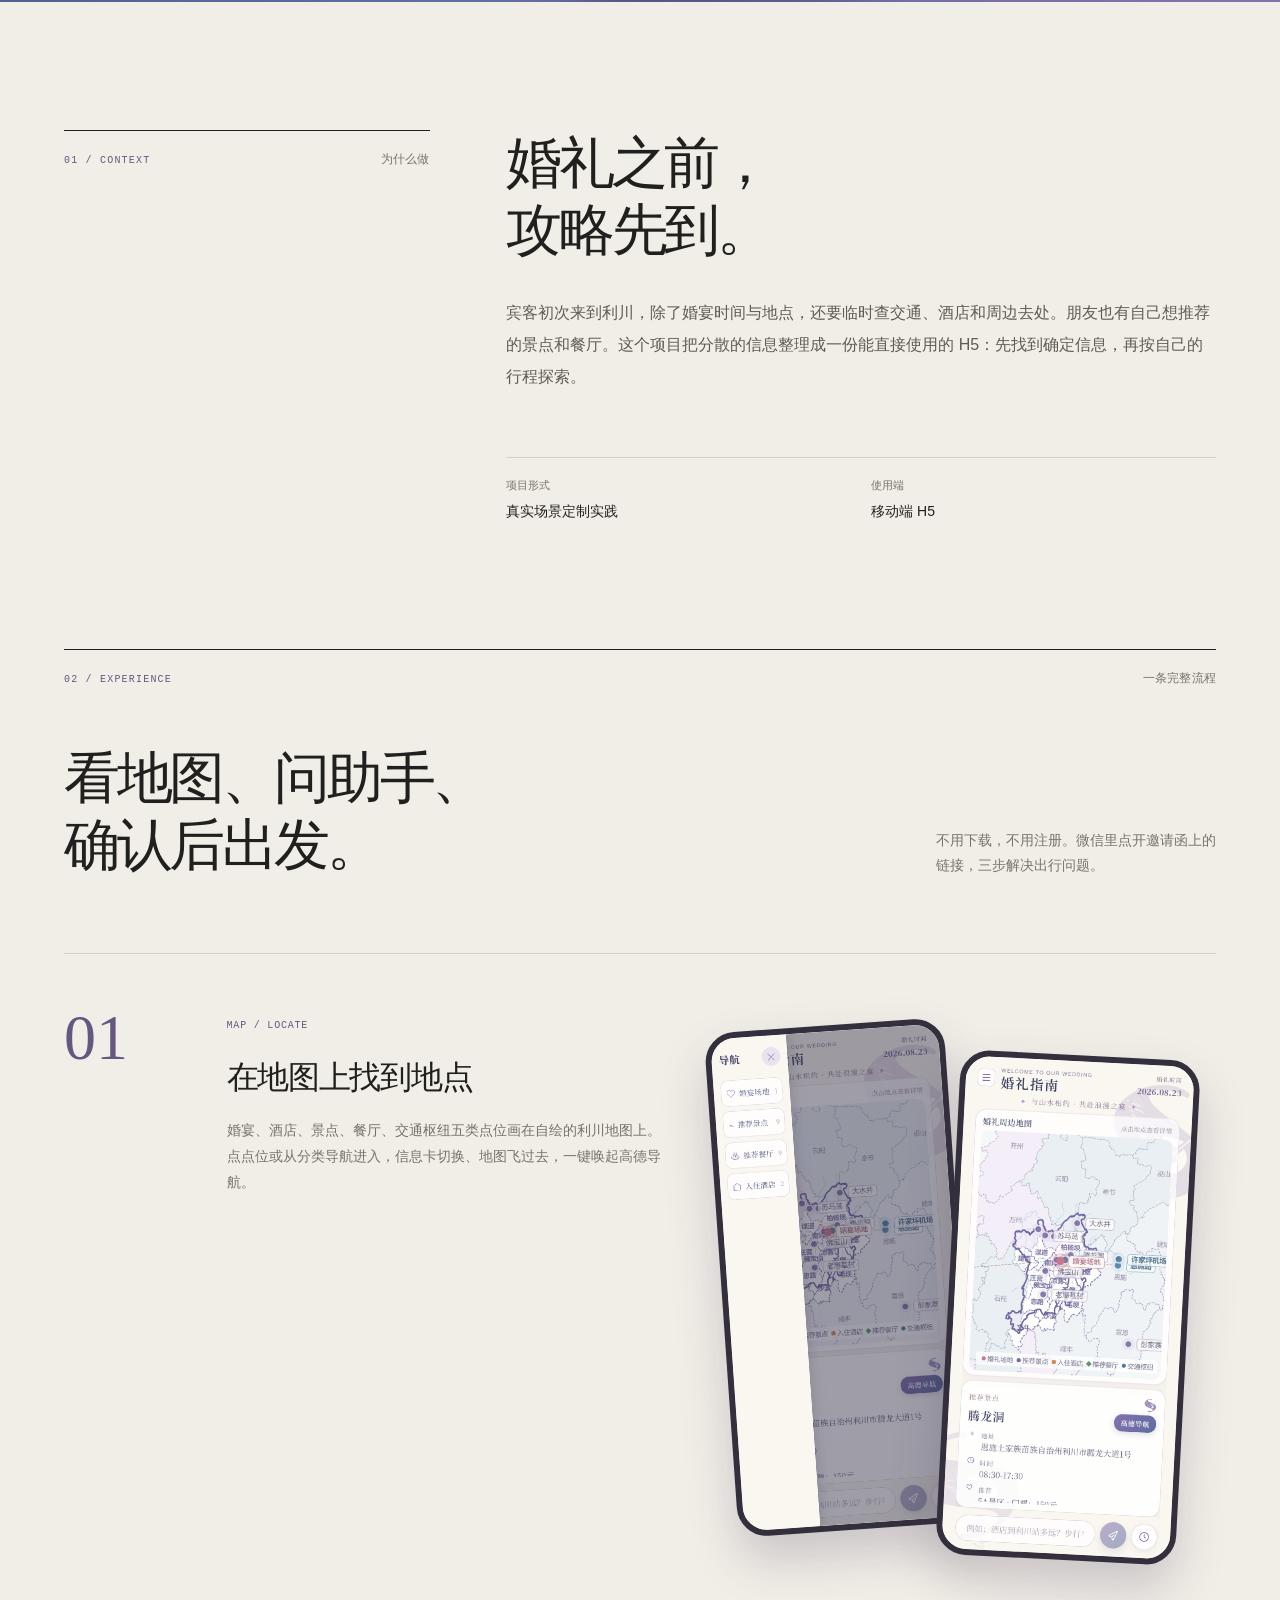
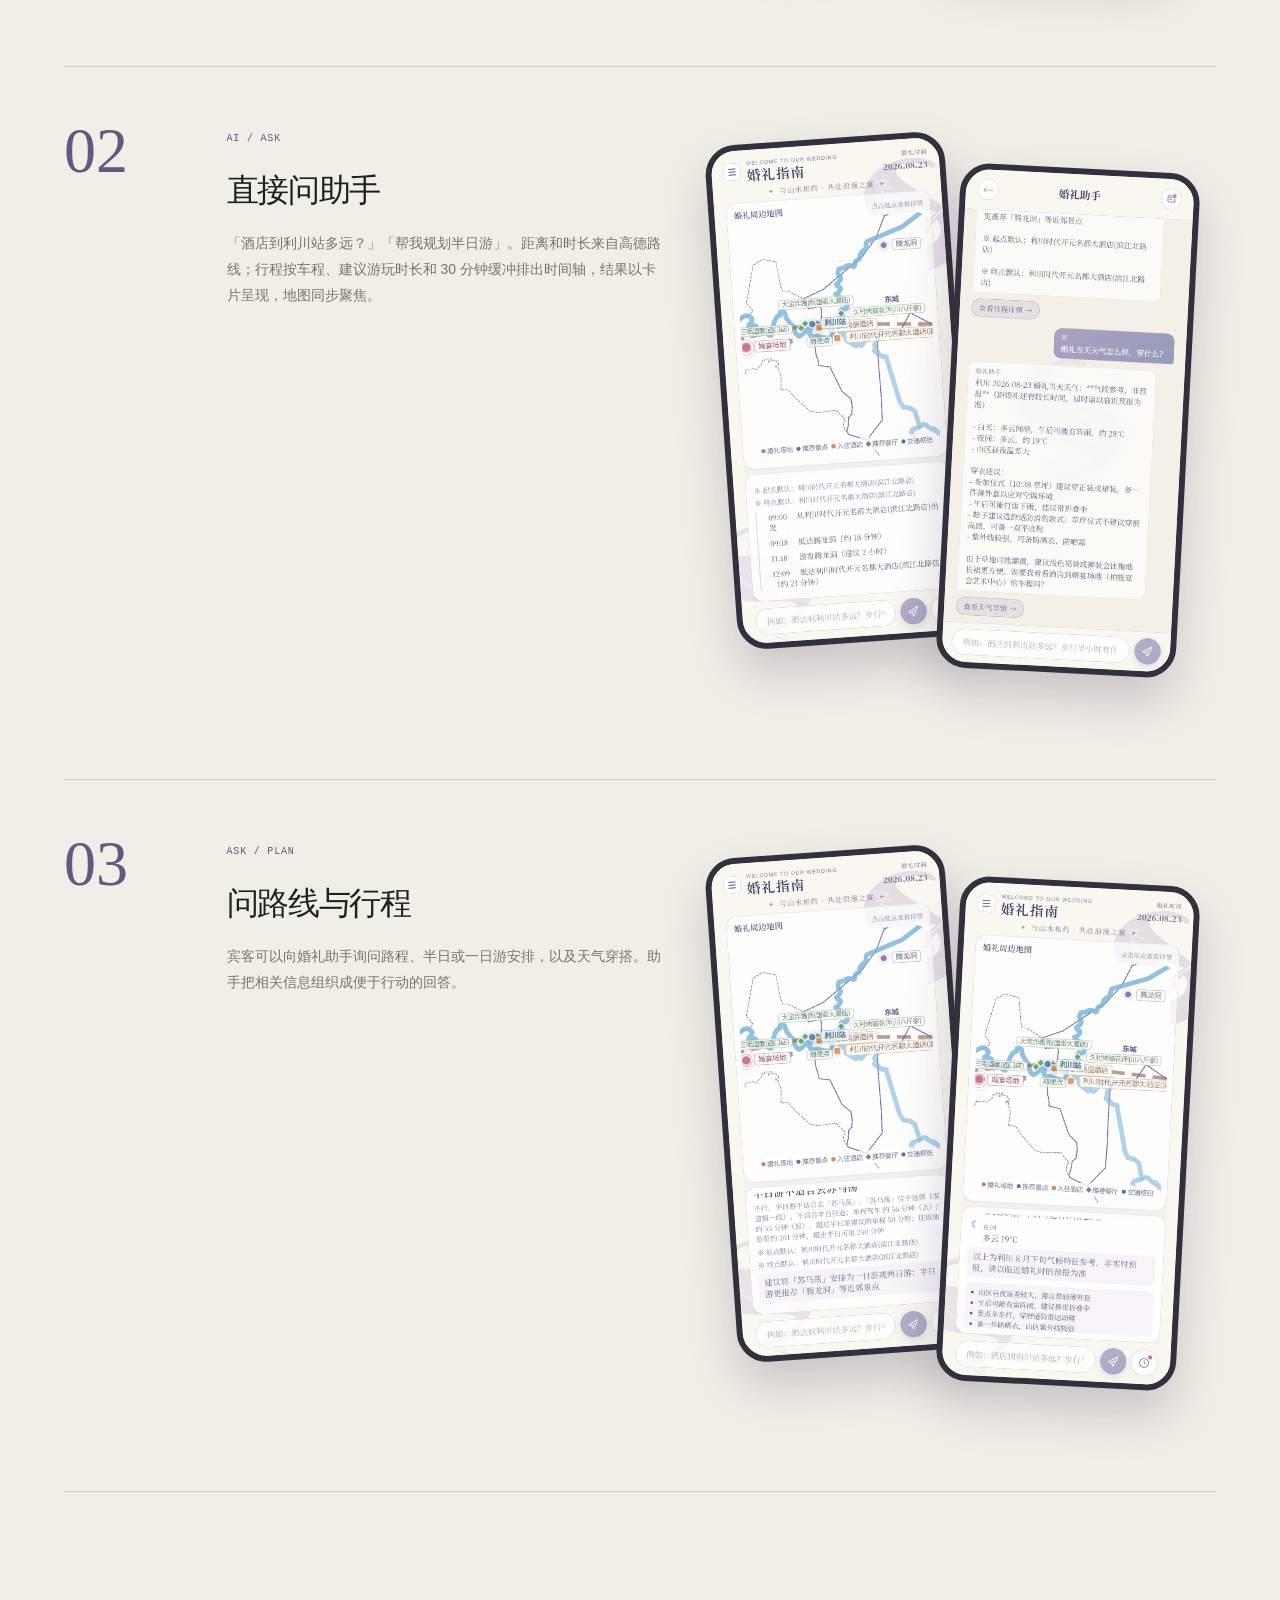
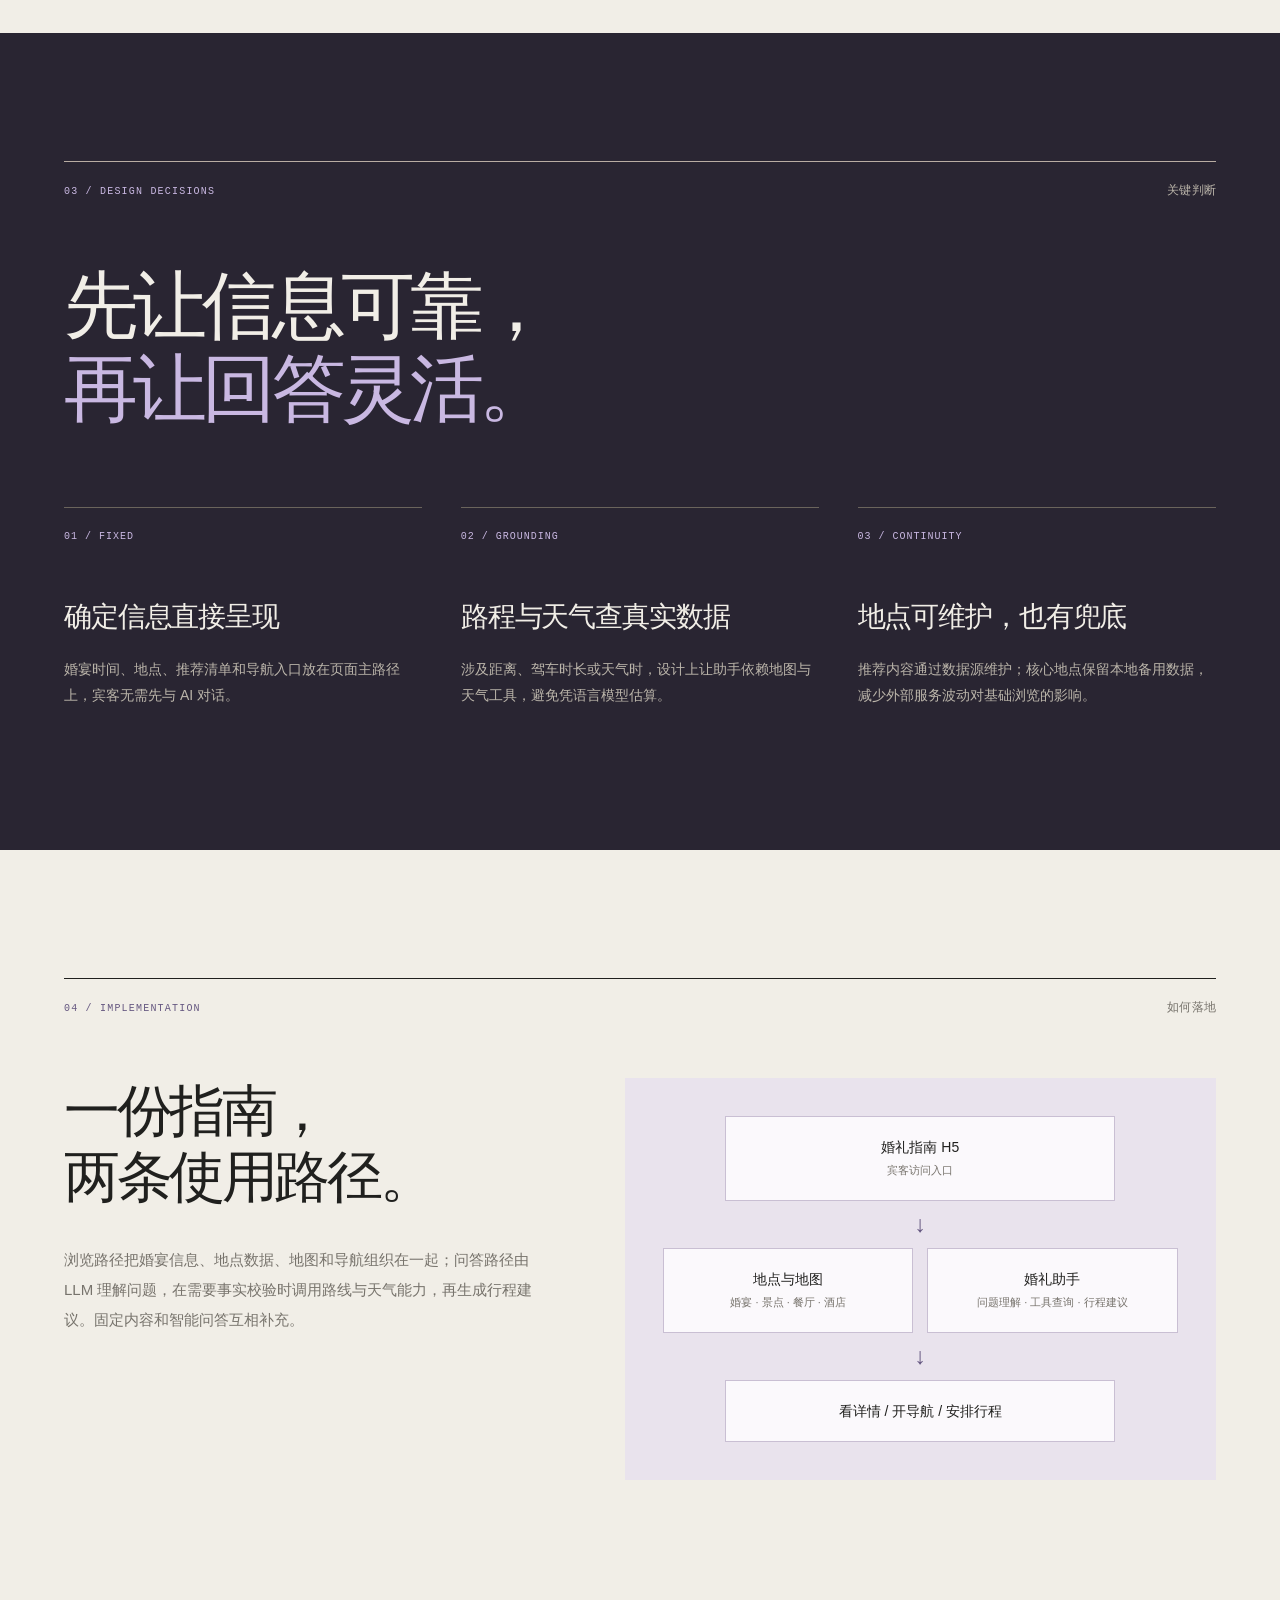
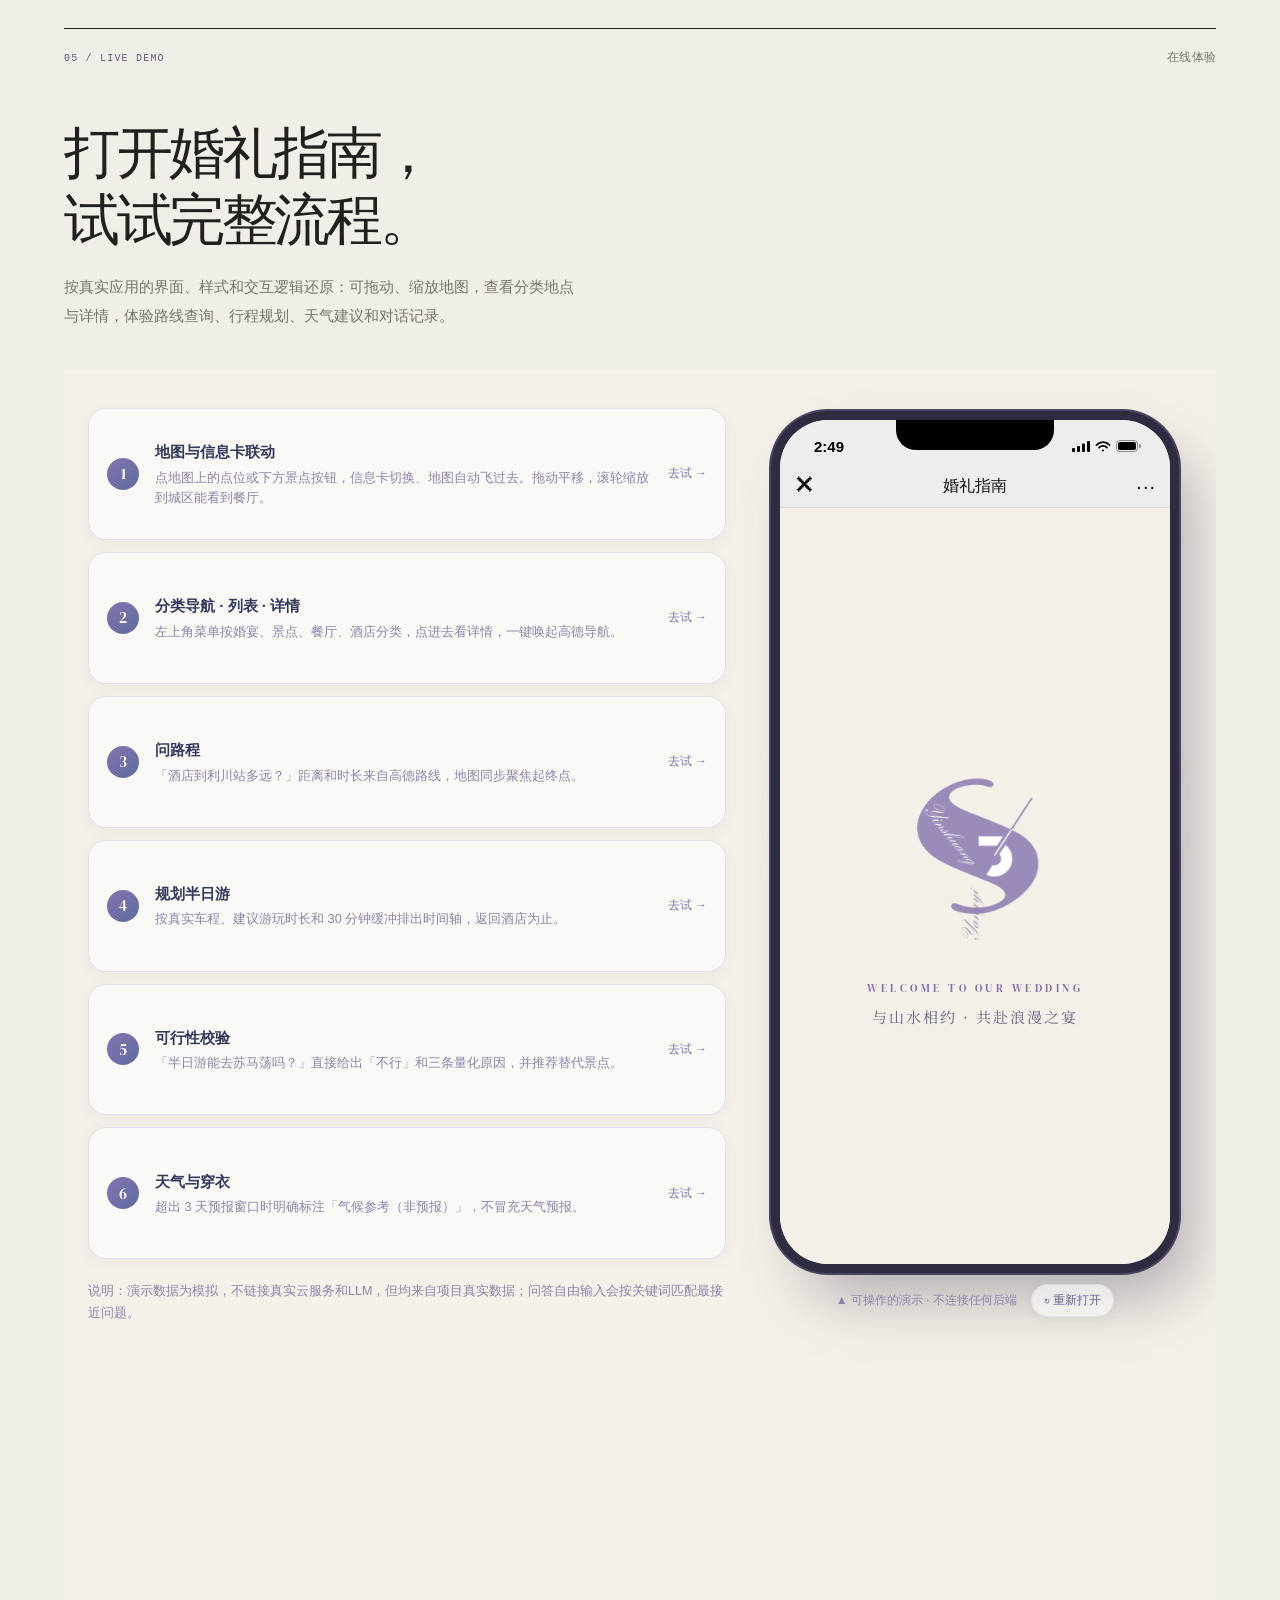
<file: wedding-guide.html>
<!DOCTYPE html>
<html lang="zh-CN">
<head>
  <meta charset="UTF-8" />
  <meta name="viewport" content="width=device-width, initial-scale=1.0" />
  <meta name="description" content="婚礼指南 H5：把婚宴信息、周边地点、导航和 AI 行程问答整理成宾客随手可用的指南。" />
  <title>婚礼指南｜AI 实践项目｜ZouYe</title>
  <link rel="stylesheet" href="./editorial.css?v=20261026-6" />
  <link rel="stylesheet" href="./xiajiben.css?v=20261102-3" />
  <link rel="stylesheet" href="./wedding-guide.css?v=20261102-7" />
</head>
<body class="case-site wedding-case">
  <a class="skip-link" href="#case-main">跳至项目内容</a>
  <div class="page-shell">
    <header class="topbar is-visible">
      <a class="brand-lockup" href="./index.html#home" aria-label="返回 ZouYe 首页">
        <span class="brand-mark"><img src="./assets/yvette-portrait.jpg" alt="" width="30" height="30" /></span>
        <span class="brand-name">ZouYe</span>
      </a>
      <nav class="site-nav" aria-label="主导航">
        <a href="./index.html#home">首页</a>
        <a href="./index.html#ai-projects" aria-current="page">AI实践</a>
        <a href="https://yvette-zoe.github.io/Personal-Architectural-portfolio/" target="_blank" rel="noopener noreferrer">建筑与规划设计</a>
        <a href="./index.html#articles">实践文章</a>
        <a href="./index.html#other">其他</a>
        <a href="./index.html#about">联系我</a>
      </nav>
    </header>

    <main id="case-main" class="case-main">
      <section class="case-hero wedding-hero" aria-labelledby="case-title">
        <div class="case-hero-media wedding-hero-media" aria-hidden="true"><video class="case-hero-video wedding-hero-video" autoplay loop muted playsinline preload="metadata" poster="./assets/projects/wedding-guide/wedding-guide-demo-poster.png"><source src="./assets/projects/wedding-guide/wedding-guide-demo.webm" type="video/webm" /></video></div>
        <a class="case-back" href="./index.html#ai-projects">← 返回 AI 实践</a>
        <div class="case-hero-head">
          <p class="case-eyebrow">02 / AI PRODUCT PRACTICE</p>
          <p class="case-hero-kind">婚礼宾客指南 · H5</p>
        </div>
        <h1 id="case-title">婚礼指南<span class="case-title-dot">.</span><br /><em>把一场婚礼<br />做成宾客口袋里的向导。</em></h1>
        <div class="case-hero-bottom">
          <p>把婚宴时间与地点、周边推荐、一键导航和行程问答放进同一页面。第一次到访的宾客，也能快速找到下一步怎么走。</p>
          <div class="case-hero-actions"><button class="case-video-toggle" type="button" aria-label="暂停背景视频"><span class="case-video-icon" aria-hidden="true"></span></button><a href="#case-experience" class="case-down" aria-label="在线体验"><span class="case-down-icon" aria-hidden="true"></span></a></div>
        </div>
      </section>

      <figure class="case-cover case-cover--screens wedding-cover">
        <figcaption class="case-cover-copy"><span>THE WEDDING GUIDE</span><strong>一张地图，<br />一个助手。</strong><p>可查、可问、可出发。一张地图连接婚礼场地与旅途中的地点；需要安排时，再向婚礼助手提问。</p></figcaption>
        <div class="case-cover-phones">
          <img class="case-cover-phone case-cover-phone--home" src="./assets/projects/wedding-guide/wedding-guide-demo-poster.png" alt="婚礼指南首页：婚宴信息与周边地图" width="780" height="1688" loading="lazy" />
          <img class="case-cover-phone case-cover-phone--remind" src="./assets/projects/wedding-guide/cover-itinerary.png" alt="婚礼助手生成的半日游行程卡片" width="780" height="1688" loading="lazy" />
        </div>
      </figure>

      <section class="case-intro case-container" id="case-story" aria-labelledby="story-title">
        <div class="case-section-label"><span>01 / CONTEXT</span><span>为什么做</span></div>
        <div class="case-intro-body">
          <h2 id="story-title">婚礼之前，<br />攻略先到。</h2>
          <p>宾客初次来到利川，除了婚宴时间与地点，还要临时查交通、酒店和周边去处。朋友也有自己想推荐的景点和餐厅。这个项目把分散的信息整理成一份能直接使用的 H5：先找到确定信息，再按自己的行程探索。</p>
          <div class="case-facts" aria-label="项目概况">
            <div><span>项目形式</span><strong>真实场景定制实践</strong></div>
            <div><span>使用端</span><strong>移动端 H5</strong></div>
          </div>
        </div>
      </section>

      <section class="case-journey case-container" aria-labelledby="journey-title">
        <div class="case-section-label"><span>02 / EXPERIENCE</span><span>一条完整流程</span></div>
        <div class="case-journey-head">
          <h2 id="journey-title">看地图、问助手、<br />确认后出发。</h2>
          <p>不用下载，不用注册。微信里点开邀请函上的链接，三步解决出行问题。</p>
        </div>
        <ol class="case-steps wedding-steps">
          <li>
            <span class="case-step-number">01</span>
            <div class="case-step-copy"><span class="case-step-aside">MAP / LOCATE</span><h3>在地图上找到地点</h3><p>婚宴、酒店、景点、餐厅、交通枢纽五类点位画在自绘的利川地图上。点点位或从分类导航进入，信息卡切换、地图飞过去，一键唤起高德导航。</p></div>
            <div class="case-step-visual wedding-step-visual"><img class="case-step-shot case-step-shot--back" src="./assets/projects/wedding-guide/03-nav.png" alt="分类导航：婚宴、景点、餐厅、酒店" width="780" height="1688" loading="lazy" /><img class="case-step-shot case-step-shot--front" src="./assets/projects/wedding-guide/02-attraction.png" alt="地图聚焦景点并显示信息卡" width="780" height="1688" loading="lazy" /></div>
          </li>
          <li>
            <span class="case-step-number">02</span>
            <div class="case-step-copy"><span class="case-step-aside">AI / ASK</span><h3>直接问助手</h3><p>「酒店到利川站多远？」「帮我规划半日游」。距离和时长来自高德路线；行程按车程、建议游玩时长和 30 分钟缓冲排出时间轴，结果以卡片呈现，地图同步聚焦。</p></div>
            <div class="case-step-visual wedding-step-visual"><img class="case-step-shot case-step-shot--back" src="./assets/projects/wedding-guide/cover-itinerary.png" alt="半日游时间轴行程卡片" width="780" height="1688" loading="lazy" /><img class="case-step-shot case-step-shot--front" src="./assets/projects/wedding-guide/10-chat.png" alt="婚礼助手的对话与问答界面" width="780" height="1688" loading="lazy" /></div>
          </li>
          <li>
            <span class="case-step-number">03</span>
            <div class="case-step-copy"><span class="case-step-aside">ASK / PLAN</span><h3>问路线与行程</h3><p>宾客可以向婚礼助手询问路程、半日或一日游安排，以及天气穿搭。助手把相关信息组织成便于行动的回答。</p></div>
            <div class="case-step-visual wedding-step-visual"><img class="case-step-shot case-step-shot--back" src="./assets/projects/wedding-guide/08-infeasible.png" alt="半日游前往苏马荡的可行性校验" width="780" height="1688" loading="lazy" /><img class="case-step-shot case-step-shot--front" src="./assets/projects/wedding-guide/09-weather.png" alt="气候参考与穿衣建议卡片" width="780" height="1688" loading="lazy" /></div>
          </li>
        </ol>
      </section>

      <section class="case-principle" aria-labelledby="principle-title">
        <div class="case-principle-inner case-container">
          <div class="case-section-label"><span>03 / DESIGN DECISIONS</span><span>关键判断</span></div>
          <h2 id="principle-title">先让信息可靠，<br /><em>再让回答灵活。</em></h2>
          <div class="case-principle-grid">
            <article><span>01 / FIXED</span><h3>确定信息直接呈现</h3><p>婚宴时间、地点、推荐清单和导航入口放在页面主路径上，宾客无需先与 AI 对话。</p></article>
            <article><span>02 / GROUNDING</span><h3>路程与天气查真实数据</h3><p>涉及距离、驾车时长或天气时，设计上让助手依赖地图与天气工具，避免凭语言模型估算。</p></article>
            <article><span>03 / CONTINUITY</span><h3>地点可维护，也有兜底</h3><p>推荐内容通过数据源维护；核心地点保留本地备用数据，减少外部服务波动对基础浏览的影响。</p></article>
          </div>
        </div>
      </section>

      <section class="case-system case-container" aria-labelledby="system-title">
        <div class="case-section-label"><span>04 / IMPLEMENTATION</span><span>如何落地</span></div>
        <div class="case-system-layout">
          <div><h2 id="system-title">一份指南，<br />两条使用路径。</h2><p>浏览路径把婚宴信息、地点数据、地图和导航组织在一起；问答路径由 LLM 理解问题，在需要事实校验时调用路线与天气能力，再生成行程建议。固定内容和智能问答互相补充。</p></div>
          <div class="case-system-diagram" role="img" aria-label="宾客进入婚礼指南 H5，可直接浏览婚宴和推荐地点，也可通过婚礼助手查询路线、天气与行程">
            <div class="case-system-row case-system-row--center"><span>婚礼指南 H5<br /><small>宾客访问入口</small></span></div>
            <div class="case-system-arrow" aria-hidden="true">↓</div>
            <div class="case-system-row wedding-system-split"><span>地点与地图<br /><small>婚宴 · 景点 · 餐厅 · 酒店</small></span><span>婚礼助手<br /><small>问题理解 · 工具查询 · 行程建议</small></span></div>
            <div class="case-system-arrow" aria-hidden="true">↓</div>
            <div class="case-system-row case-system-row--center"><span>看详情 / 开导航 / 安排行程</span></div>
          </div>
        </div>
      </section>

      <section class="case-experience-section case-container wedding-experience" id="case-experience" aria-labelledby="experience-title">
        <div class="case-section-label"><span>05 / LIVE DEMO</span><span>在线体验</span></div>
        <h2 id="experience-title">打开婚礼指南，<br />试试完整流程。</h2>
        <p class="wedding-experience-note">按真实应用的界面、样式和交互逻辑还原：可拖动、缩放地图，查看分类地点与详情，体验路线查询、行程规划、天气建议和对话记录。</p>
        <iframe class="case-experience-frame wedding-experience-frame" title="婚礼指南在线体验：地图、地点导航、路线与行程问答，使用模拟数据" src="./projects/wedding-guide-showcase-Cursor/wedding-guide-showcase/live-demo.html?mode=experience&amp;v=20261102-6" loading="lazy"></iframe>
      </section>
    </main>

    <footer class="site-footer"><a class="case-return" href="./index.html#ai-projects">返回 AI 实践 <span aria-hidden="true">↗</span></a><p>© 2026 ZouYe · 建筑设计与 AI 实践</p></footer>
  </div>
  <script>
    const caseVideo = document.querySelector('.wedding-hero-video');
    const caseVideoToggle = document.querySelector('.case-video-toggle');
    const syncVideoToggle = () => {
      const paused = caseVideo.paused;
      caseVideoToggle.setAttribute('aria-label', paused ? '播放背景视频' : '暂停背景视频');
      caseVideoToggle.classList.toggle('is-paused', paused);
    };
    caseVideoToggle.addEventListener('click', () => {
      if (caseVideo.paused) caseVideo.play();
      else caseVideo.pause();
    });
    caseVideo.addEventListener('play', syncVideoToggle);
    caseVideo.addEventListener('pause', syncVideoToggle);
    syncVideoToggle();

    const experienceFrame = document.querySelector('.wedding-experience-frame');
    window.addEventListener('message', event => {
      if (event.source !== experienceFrame.contentWindow || event.data?.type !== 'wedding-showcase-height') return;
      const height = Number(event.data.height);
      if (Number.isFinite(height) && height >= 500 && height <= 4000) experienceFrame.style.height = Math.ceil(height) + 'px';
    });

    if ('IntersectionObserver' in window && !window.matchMedia('(prefers-reduced-motion: reduce)').matches) {
      const observer = new IntersectionObserver(entries => {
        entries.forEach(entry => {
          if (!entry.isIntersecting) return;
          entry.target.classList.add('is-visible');
          observer.unobserve(entry.target);
        });
      }, { threshold: .18 });
      document.querySelectorAll('.wedding-step-visual').forEach(visual => {
        visual.classList.add('is-enhanced');
        observer.observe(visual);
      });
    }
  </script>
</body>
</html>
</file>
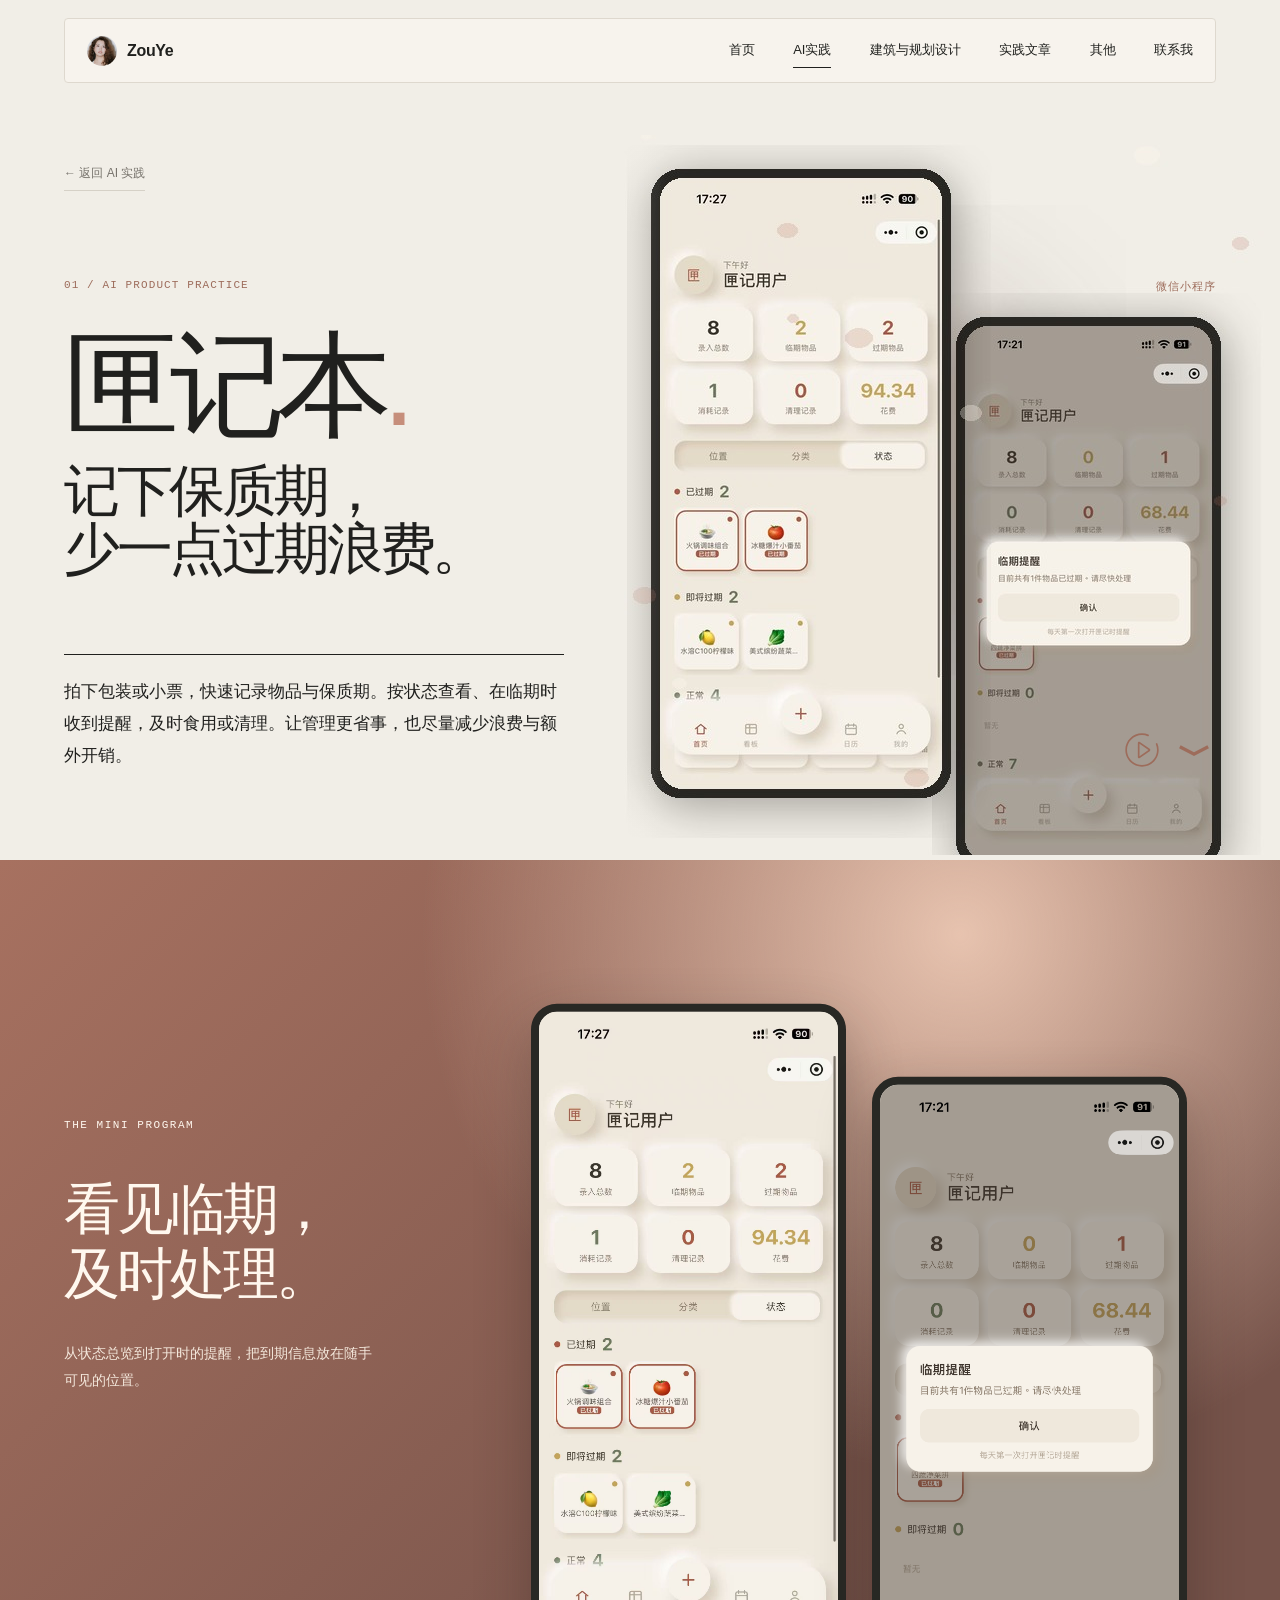
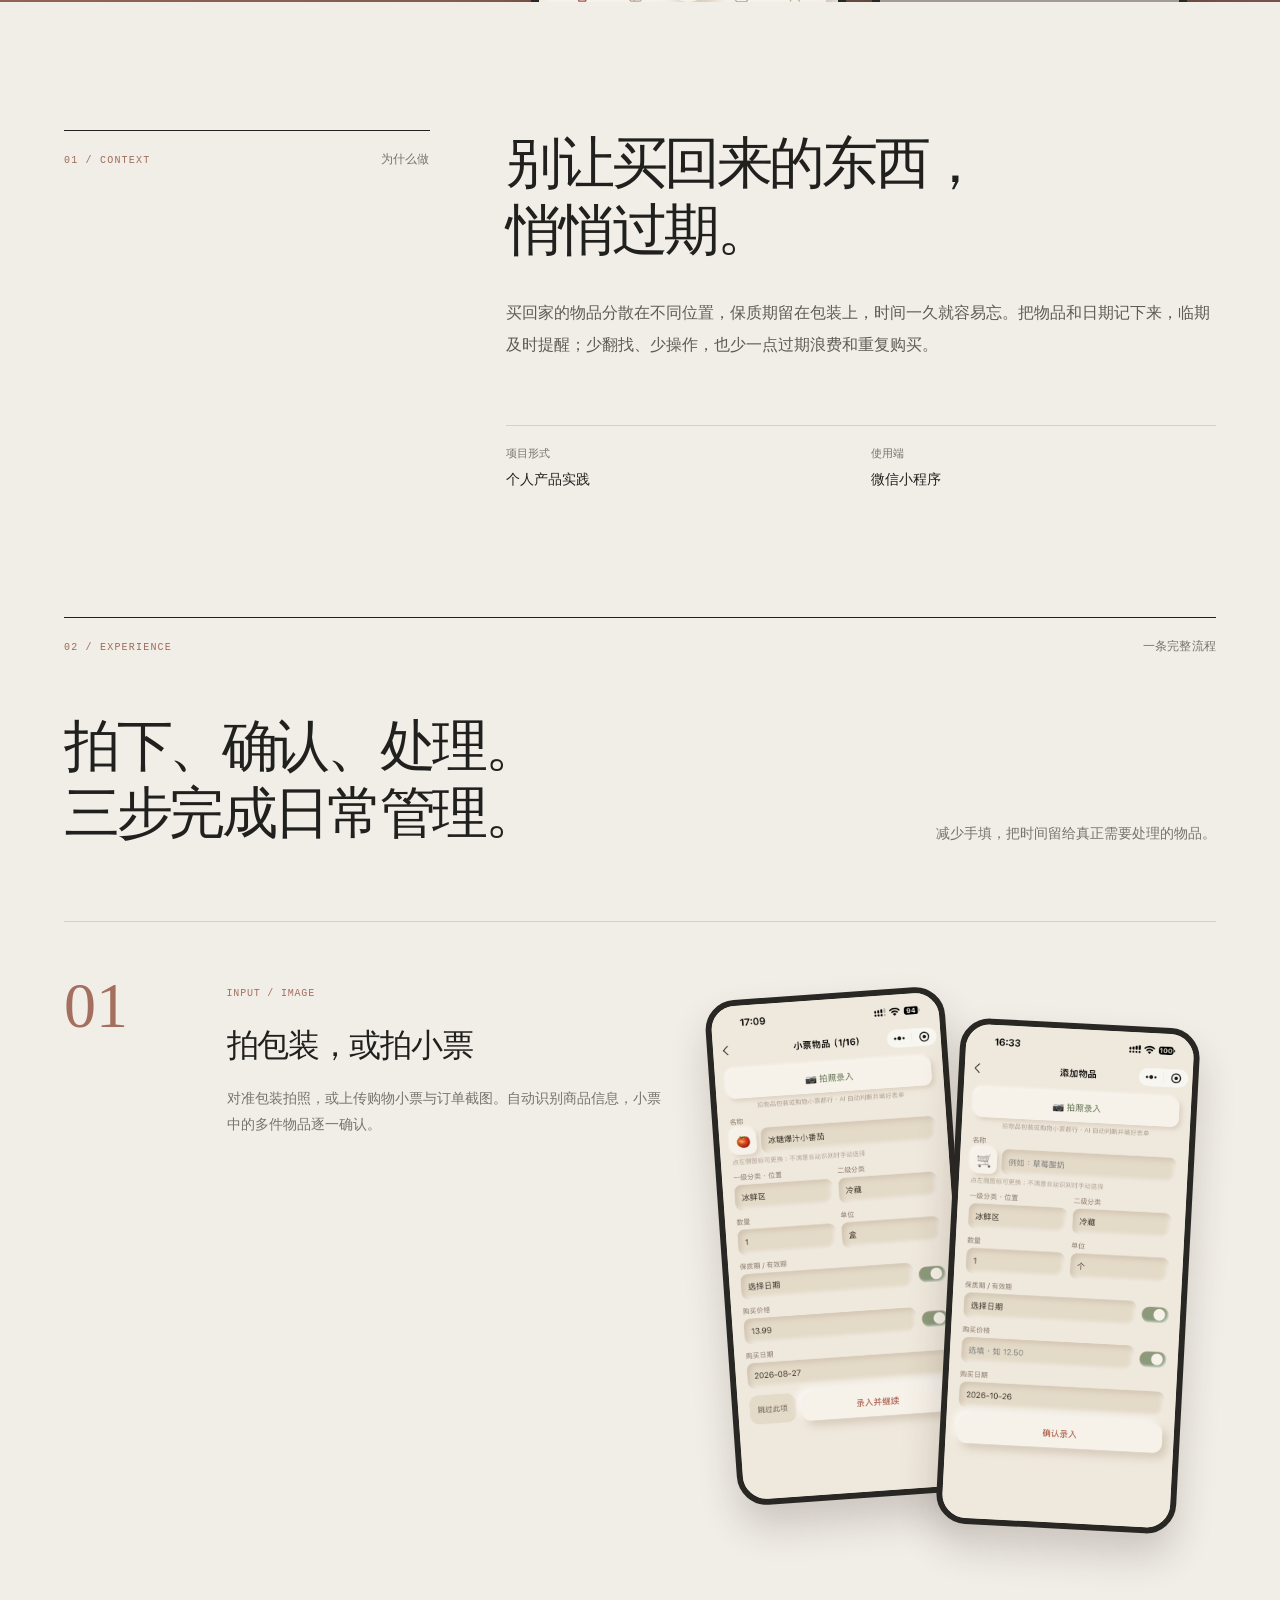
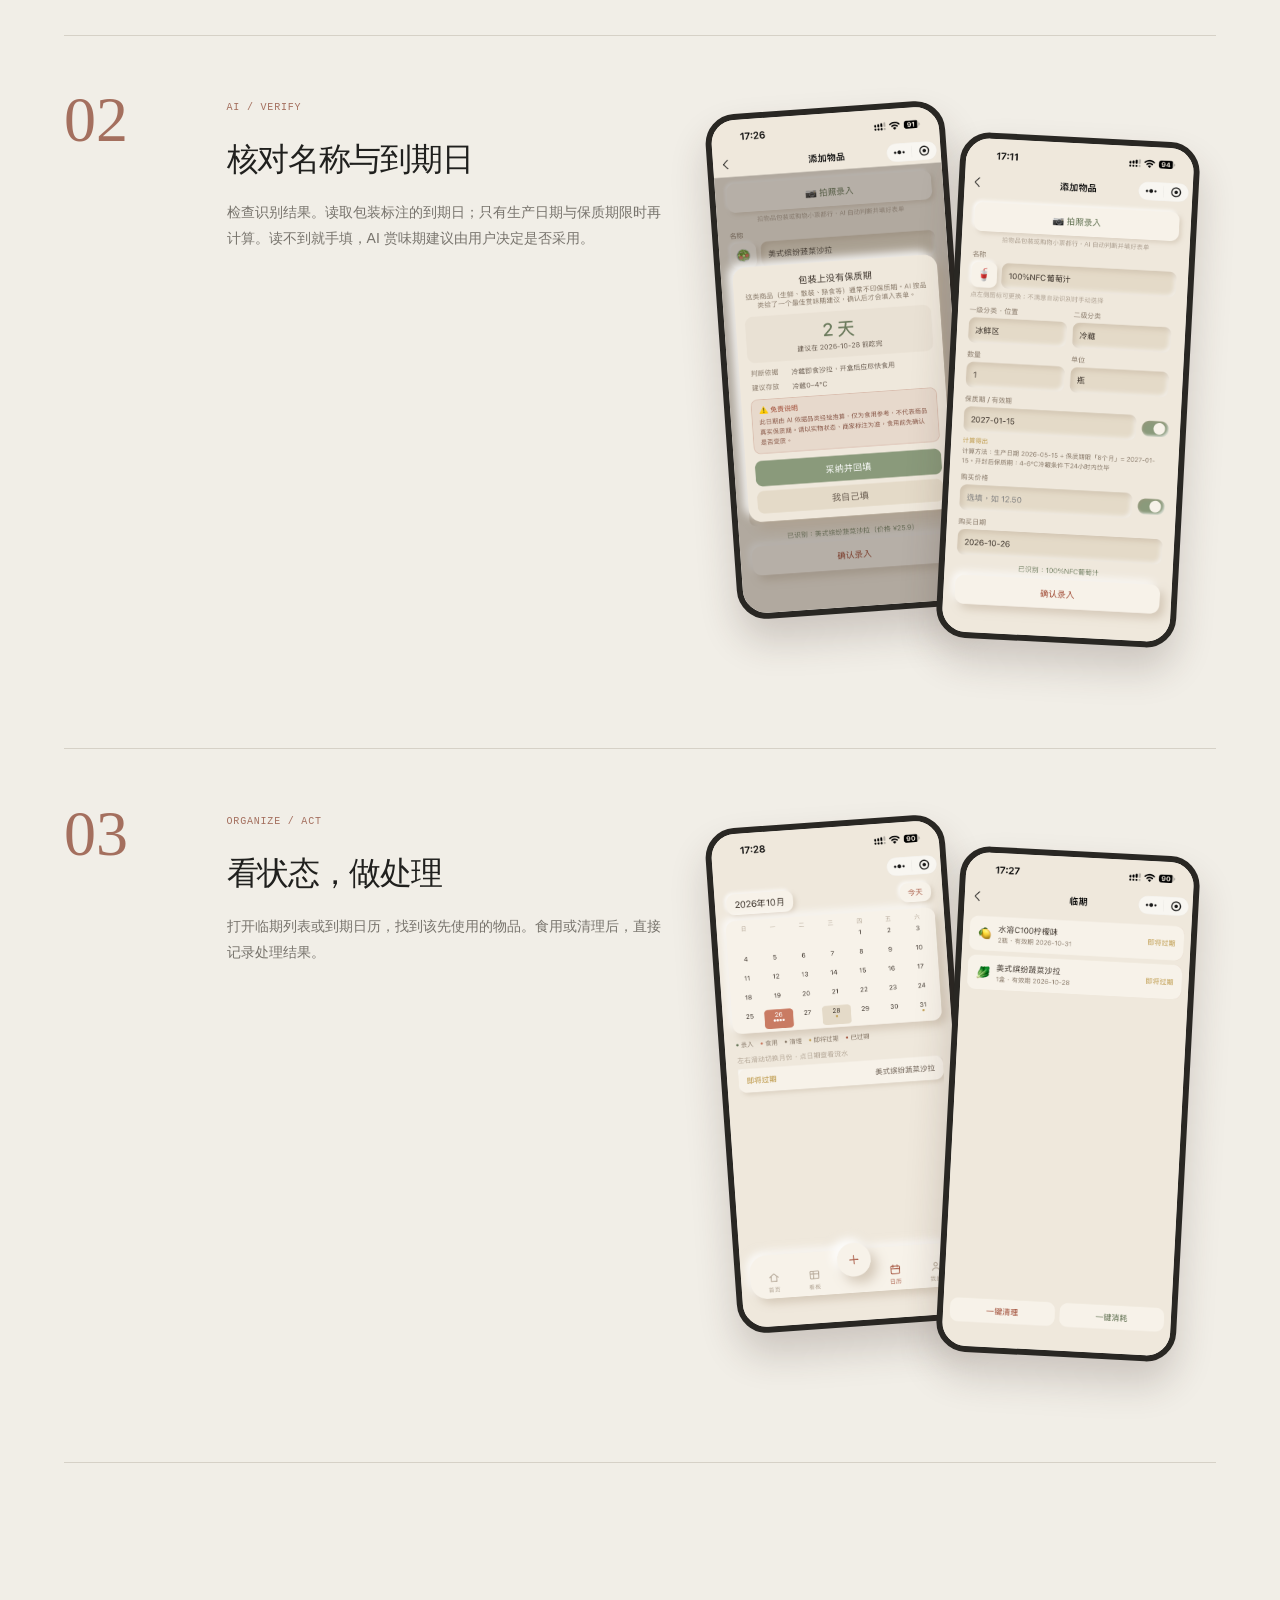
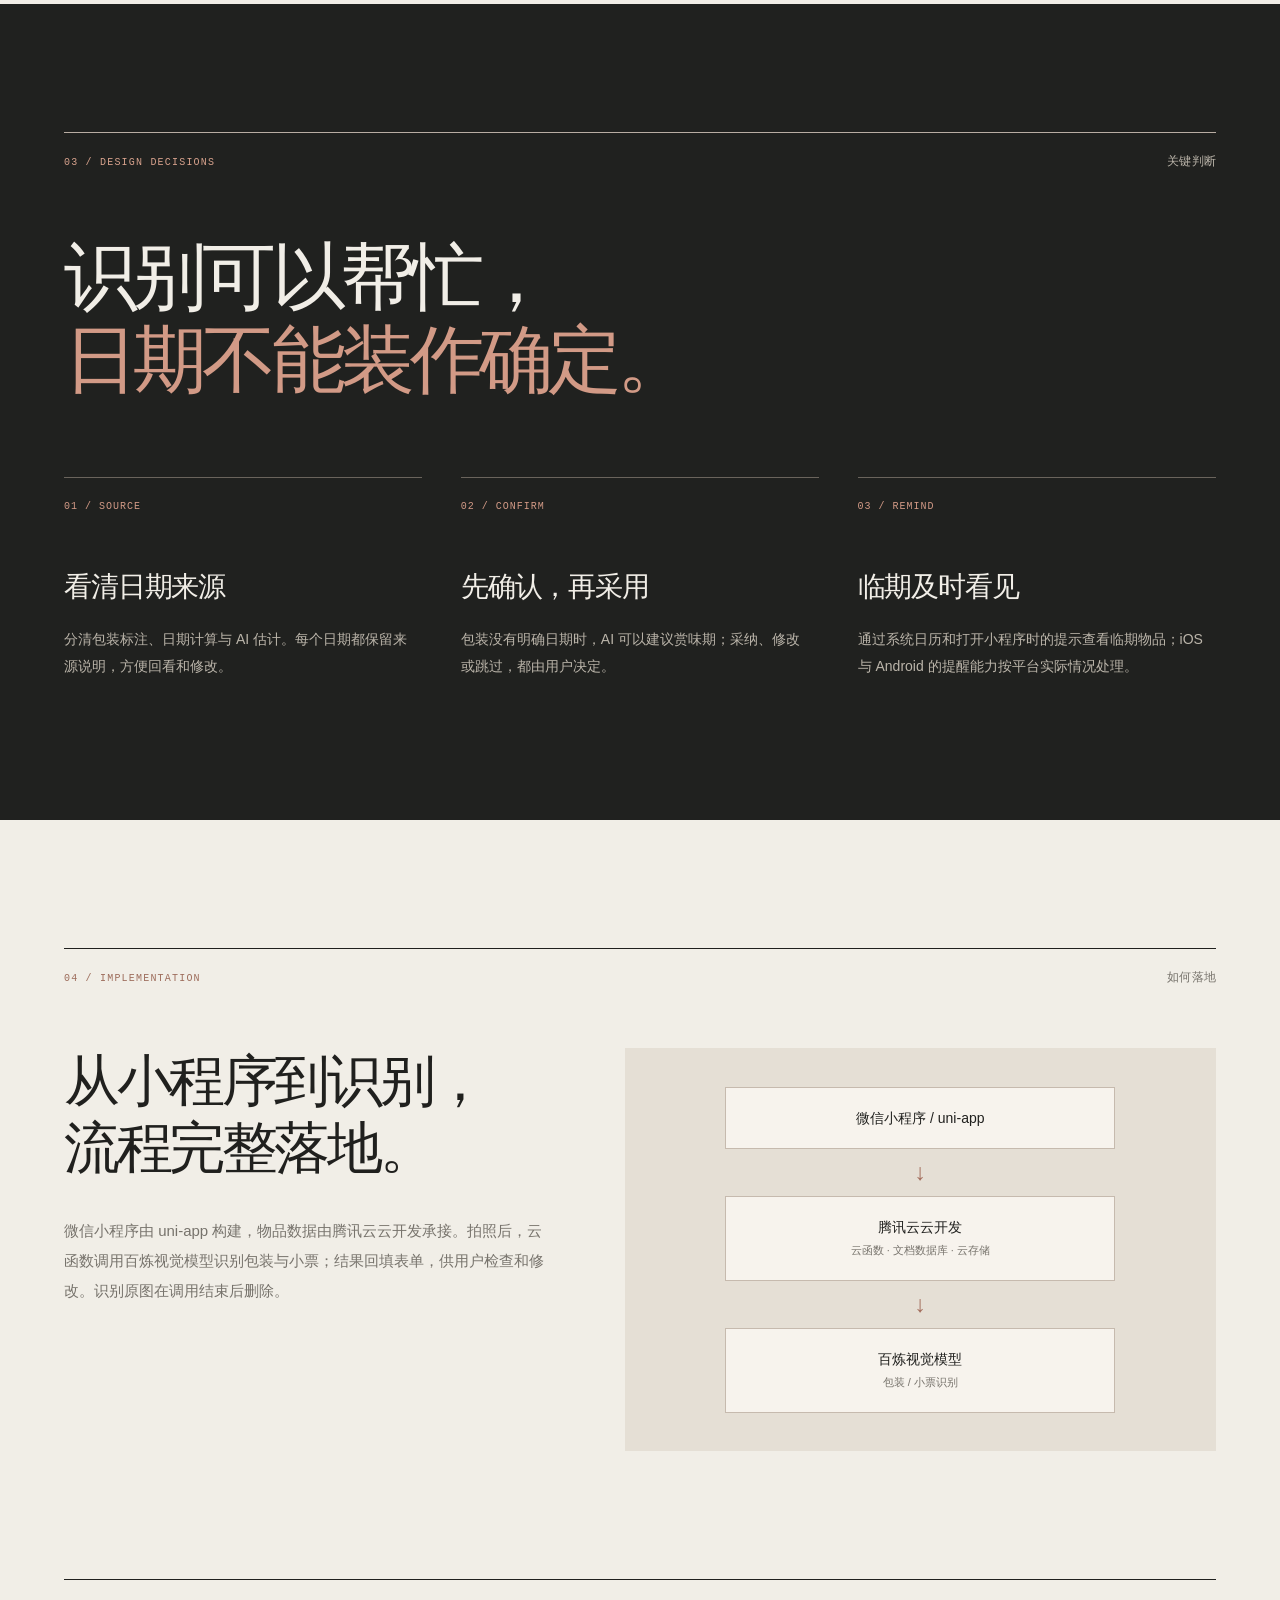
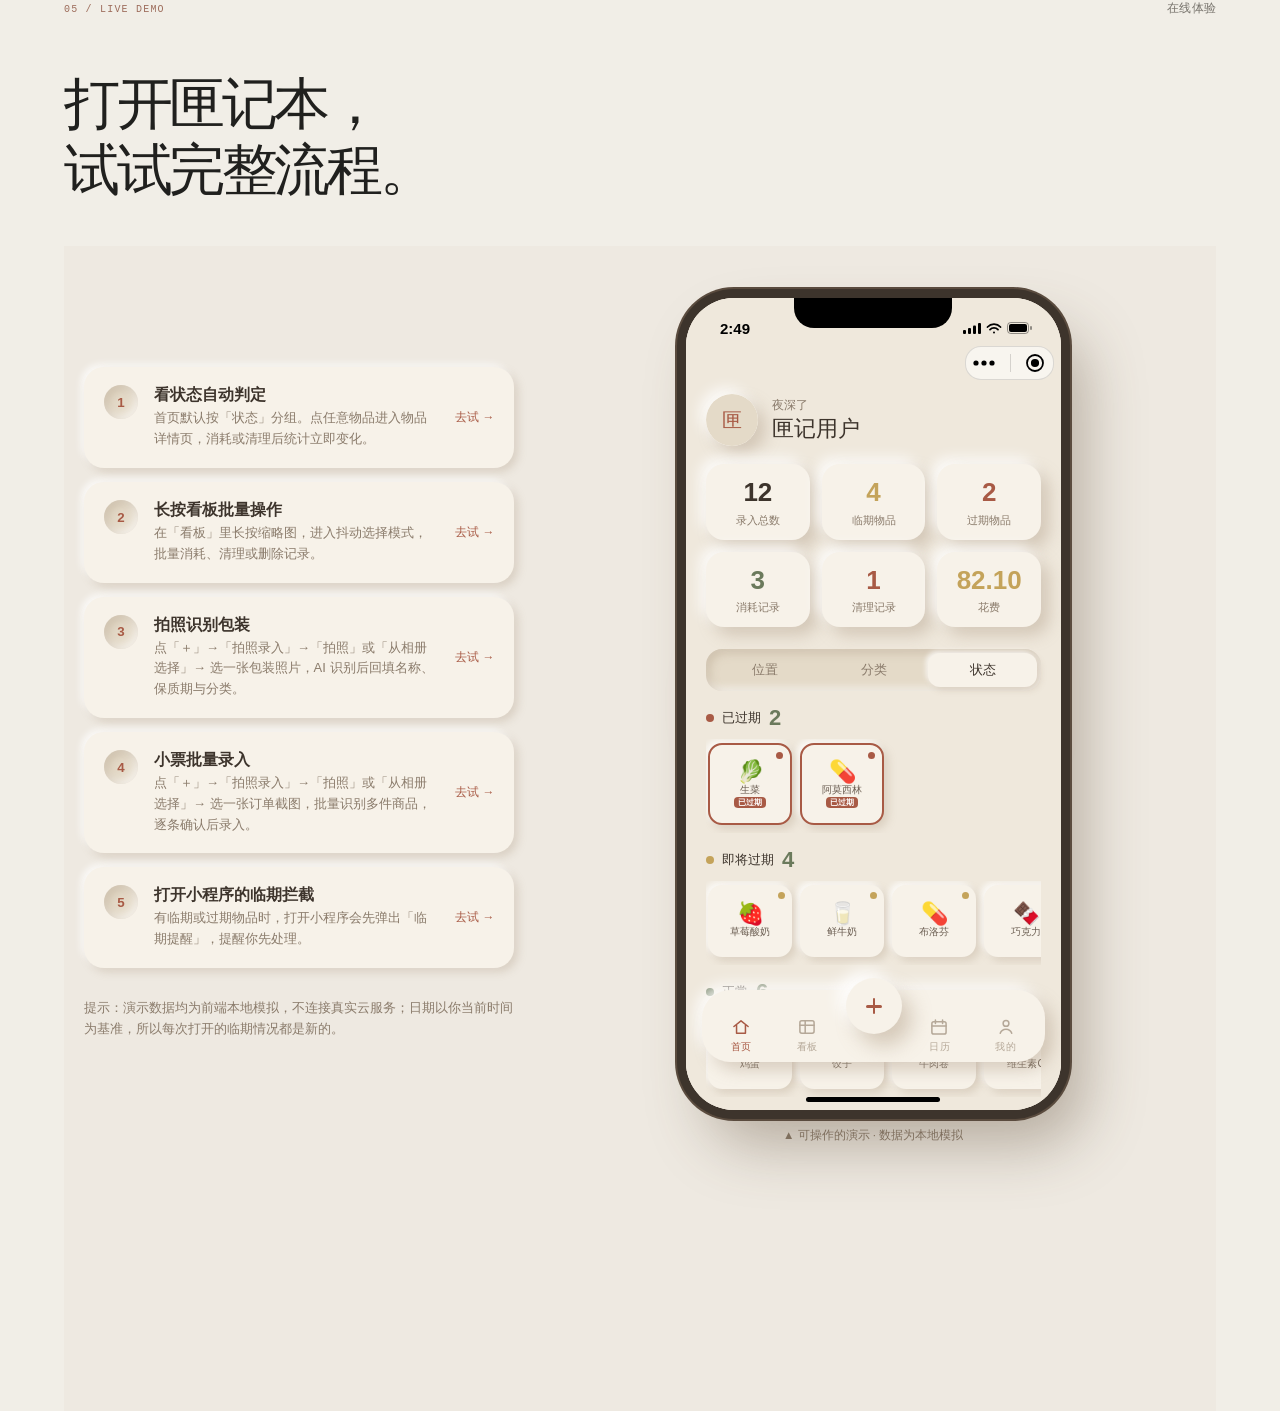
<file: xiajiben.html>
<!DOCTYPE html>
<html lang="zh-CN">
<head>
  <meta charset="UTF-8" />
  <meta name="viewport" content="width=device-width, initial-scale=1.0" />
  <meta name="description" content="匣记本微信小程序：用更简单的记录与临期提醒，尝试减少过期浪费、节省开销。" />
  <title>匣记本｜AI 实践项目｜ZouYe</title>
  <link rel="stylesheet" href="./editorial.css?v=20261026-4" />
  <link rel="stylesheet" href="./xiajiben.css?v=20261102-3" />
</head>
<body class="case-site">
  <a class="skip-link" href="#case-main">跳至项目内容</a>
  <div class="page-shell">
    <header class="topbar is-visible">
      <a class="brand-lockup" href="./index.html#home" aria-label="返回 ZouYe 首页">
        <span class="brand-mark"><img src="./assets/yvette-portrait.jpg" alt="" width="30" height="30" /></span>
        <span class="brand-name">ZouYe</span>
      </a>
      <nav class="site-nav" aria-label="主导航">
        <a href="./index.html#home">首页</a>
        <a href="./index.html#ai-projects" aria-current="page">AI实践</a>
        <a href="https://yvette-zoe.github.io/Personal-Architectural-portfolio/" target="_blank" rel="noopener noreferrer">建筑与规划设计</a>
        <a href="./index.html#articles">实践文章</a>
        <a href="./index.html#other">其他</a>
        <a href="./index.html#about">联系我</a>
      </nav>
    </header>

    <main id="case-main" class="case-main">
      <section class="case-hero" aria-labelledby="case-title">
        <div class="case-hero-media" aria-hidden="true"><video class="case-hero-video" autoplay loop muted playsinline preload="metadata" poster="./assets/projects/xiajiben/hero-poster.jpg"><source src="./assets/projects/xiajiben/xiajiben-hero.mp4" type="video/mp4" /></video></div>
        <a class="case-back" href="./index.html#ai-projects">← 返回 AI 实践</a>
        <div class="case-hero-head">
          <p class="case-eyebrow">01 / AI PRODUCT PRACTICE</p>
          <p class="case-hero-kind">微信小程序</p>
        </div>
        <h1 id="case-title">匣记本<span class="case-title-dot">.</span><br /><em>记下保质期，<br />少一点过期浪费。</em></h1>
        <div class="case-hero-bottom">
          <p>拍下包装或小票，快速记录物品与保质期。按状态查看、在临期时收到提醒，及时食用或清理。让管理更省事，也尽量减少浪费与额外开销。</p>
          <div class="case-hero-actions"><button class="case-video-toggle" type="button" aria-label="暂停背景视频"><img src="./assets/projects/xiajiben/pause.svg?v=20261029-2" alt="" aria-hidden="true" width="46" height="46" /></button><a href="#case-experience" class="case-down" aria-label="在线体验"><span class="case-down-icon" aria-hidden="true"></span></a></div>
        </div>
      </section>

      <figure class="case-cover case-cover--screens">
        <div class="case-cover-copy"><span>THE MINI PROGRAM</span><strong>看见临期，<br />及时处理。</strong><p>从状态总览到打开时的提醒，把到期信息放在随手可见的位置。</p></div>
        <div class="case-cover-phones">
          <img class="case-cover-phone case-cover-phone--home" src="./assets/projects/xiajiben/home-status.jpg" alt="匣记本小程序首页，显示物品总数、临期和过期状态" width="1179" height="2556" />
          <img class="case-cover-phone case-cover-phone--remind" src="./assets/projects/xiajiben/reminder.png" alt="匣记本小程序的临期过期提醒弹窗" width="1179" height="2556" />
        </div>
      </figure>

      <section class="case-intro case-container" id="case-story" aria-labelledby="story-title">
        <div class="case-section-label"><span>01 / CONTEXT</span><span>为什么做</span></div>
        <div class="case-intro-body">
          <h2 id="story-title">别让买回来的东西，<br />悄悄过期。</h2>
          <p>买回家的物品分散在不同位置，保质期留在包装上，时间一久就容易忘。把物品和日期记下来，临期及时提醒；少翻找、少操作，也少一点过期浪费和重复购买。</p>
          <div class="case-facts" aria-label="项目概况">
            <div><span>项目形式</span><strong>个人产品实践</strong></div>
            <div><span>使用端</span><strong>微信小程序</strong></div>
          </div>
        </div>
      </section>

      <section class="case-journey case-container" aria-labelledby="journey-title">
        <div class="case-section-label"><span>02 / EXPERIENCE</span><span>一条完整流程</span></div>
        <div class="case-journey-head">
          <h2 id="journey-title">拍下、确认、处理。<br />三步完成日常管理。</h2>
          <p>减少手填，把时间留给真正需要处理的物品。</p>
        </div>
        <ol class="case-steps">
          <li>
            <span class="case-step-number">01</span>
            <div class="case-step-copy"><span class="case-step-aside">INPUT / IMAGE</span><h3>拍包装，或拍小票</h3><p>对准包装拍照，或上传购物小票与订单截图。自动识别商品信息，小票中的多件物品逐一确认。</p></div>
            <div class="case-step-visual" aria-label="拍照录入和小票确认界面">
              <img class="case-step-shot case-step-shot--front" src="./assets/projects/xiajiben/add-item.png" alt="拍照录入入口与物品表单" width="1179" height="2556" loading="lazy" />
              <img class="case-step-shot case-step-shot--back" src="./assets/projects/xiajiben/receipt-confirm.png" alt="小票识别后逐件确认物品" width="1179" height="2556" loading="lazy" />
            </div>
          </li>
          <li>
            <span class="case-step-number">02</span>
            <div class="case-step-copy"><span class="case-step-aside">AI / VERIFY</span><h3>核对名称与到期日</h3><p>检查识别结果。读取包装标注的到期日；只有生产日期与保质期限时再计算。读不到就手填，AI 赏味期建议由用户决定是否采用。</p></div>
            <div class="case-step-visual" aria-label="日期计算和 AI 赏味期建议界面">
              <img class="case-step-shot case-step-shot--front" src="./assets/projects/xiajiben/expiry-calculation.png" alt="计算到期日并回填物品表单" width="1179" height="2556" loading="lazy" />
              <img class="case-step-shot case-step-shot--back" src="./assets/projects/xiajiben/ai-suggestion.png" alt="确认是否采用 AI 赏味期建议" width="1179" height="2556" loading="lazy" />
            </div>
          </li>
          <li>
            <span class="case-step-number">03</span>
            <div class="case-step-copy"><span class="case-step-aside">ORGANIZE / ACT</span><h3>看状态，做处理</h3><p>打开临期列表或到期日历，找到该先使用的物品。食用或清理后，直接记录处理结果。</p></div>
            <div class="case-step-visual" aria-label="临期列表和到期日历界面">
              <img class="case-step-shot case-step-shot--front" src="./assets/projects/xiajiben/expiring-list.png" alt="临期物品列表与处理操作" width="1179" height="2556" loading="lazy" />
              <img class="case-step-shot case-step-shot--back" src="./assets/projects/xiajiben/expiry-calendar.png" alt="显示物品到期日的日历" width="1179" height="2556" loading="lazy" />
            </div>
          </li>
        </ol>
      </section>

      <section class="case-principle" aria-labelledby="principle-title">
        <div class="case-principle-inner case-container">
          <div class="case-section-label"><span>03 / DESIGN DECISIONS</span><span>关键判断</span></div>
          <h2 id="principle-title">识别可以帮忙，<br /><em>日期不能装作确定。</em></h2>
          <div class="case-principle-grid">
            <article><span>01 / SOURCE</span><h3>看清日期来源</h3><p>分清包装标注、日期计算与 AI 估计。每个日期都保留来源说明，方便回看和修改。</p></article>
            <article><span>02 / CONFIRM</span><h3>先确认，再采用</h3><p>包装没有明确日期时，AI 可以建议赏味期；采纳、修改或跳过，都由用户决定。</p></article>
            <article><span>03 / REMIND</span><h3>临期及时看见</h3><p>通过系统日历和打开小程序时的提示查看临期物品；iOS 与 Android 的提醒能力按平台实际情况处理。</p></article>
          </div>
        </div>
      </section>

      <section class="case-system case-container" aria-labelledby="system-title">
        <div class="case-section-label"><span>04 / IMPLEMENTATION</span><span>如何落地</span></div>
        <div class="case-system-layout">
          <div><h2 id="system-title">从小程序到识别，<br />流程完整落地。</h2><p>微信小程序由 uni-app 构建，物品数据由腾讯云云开发承接。拍照后，云函数调用百炼视觉模型识别包装与小票；结果回填表单，供用户检查和修改。识别原图在调用结束后删除。</p></div>
          <div class="case-system-diagram" role="img" aria-label="微信小程序连接腾讯云云函数，图像识别云函数调用百炼视觉模型">
            <div class="case-system-row case-system-row--center"><span>微信小程序 / uni-app</span></div>
            <div class="case-system-arrow" aria-hidden="true">↓</div>
            <div class="case-system-row case-system-row--center"><span>腾讯云云开发<br /><small>云函数 · 文档数据库 · 云存储</small></span></div>
            <div class="case-system-arrow" aria-hidden="true">↓</div>
            <div class="case-system-row case-system-row--center"><span>百炼视觉模型<br /><small>包装 / 小票识别</small></span></div>
          </div>
        </div>
      </section>

      <section class="case-experience-section case-container" id="case-experience" aria-labelledby="experience-title">
        <div class="case-section-label"><span>05 / LIVE DEMO</span><span>在线体验</span></div>
        <h2 id="experience-title">打开匣记本，<br />试试完整流程。</h2>
        <iframe class="case-experience-frame" title="匣记本在线交互体验" src="./projects/xiajiben-showcase/index.html?mode=experience&v=20261030-1" loading="lazy"></iframe>
      </section>
    </main>

    <footer class="site-footer"><a class="case-return" href="./index.html#ai-projects">返回 AI 实践 <span aria-hidden="true">↗</span></a><p>© 2026 ZouYe · 建筑设计与 AI 实践</p></footer>
  </div>
  <script>
    const caseVideo = document.querySelector('.case-hero-video');
    const caseVideoToggle = document.querySelector('.case-video-toggle');
    const syncCaseVideoToggle = () => {
      const paused = caseVideo.paused;
      caseVideoToggle.setAttribute('aria-label', paused ? '播放背景视频' : '暂停背景视频');
      caseVideoToggle.querySelector('img').src = paused ? './assets/projects/xiajiben/play.svg?v=20261029-2' : './assets/projects/xiajiben/pause.svg?v=20261029-2';
    };
    caseVideoToggle.addEventListener('click', () => {
      if (caseVideo.paused) caseVideo.play();
      else caseVideo.pause();
    });
    caseVideo.addEventListener('play', syncCaseVideoToggle);
    caseVideo.addEventListener('pause', syncCaseVideoToggle);
    syncCaseVideoToggle();

    const experienceFrame = document.querySelector('.case-experience-frame');
    window.addEventListener('message', (event) => {
      if (event.source !== experienceFrame.contentWindow) return;
      if (event.data?.type === 'xiaji-showcase-height') {
        const height = Number(event.data.height);
        if (Number.isFinite(height) && height >= 500 && height <= 3000) experienceFrame.style.height = `${Math.ceil(height)}px`;
      }
      if (event.data?.type === 'xiaji-focus-phone') {
        const top = Number(event.data.top);
        if (Number.isFinite(top) && top >= 0 && top <= 3000) window.scrollTo({ top: window.scrollY + experienceFrame.getBoundingClientRect().top + top - 120, behavior: 'smooth' });
      }
    });

    const stepVisuals = document.querySelectorAll('.case-step-visual');
    if ('IntersectionObserver' in window && !window.matchMedia('(prefers-reduced-motion: reduce)').matches) {
      const stepObserver = new IntersectionObserver((entries, observer) => {
        entries.forEach((entry) => {
          if (!entry.isIntersecting) return;
          entry.target.classList.add('is-visible');
          observer.unobserve(entry.target);
        });
      }, { threshold: 0.18 });
      stepVisuals.forEach((visual) => {
        visual.classList.add('is-enhanced');
        stepObserver.observe(visual);
      });
    }
  </script>
</body>
</html>
</file>
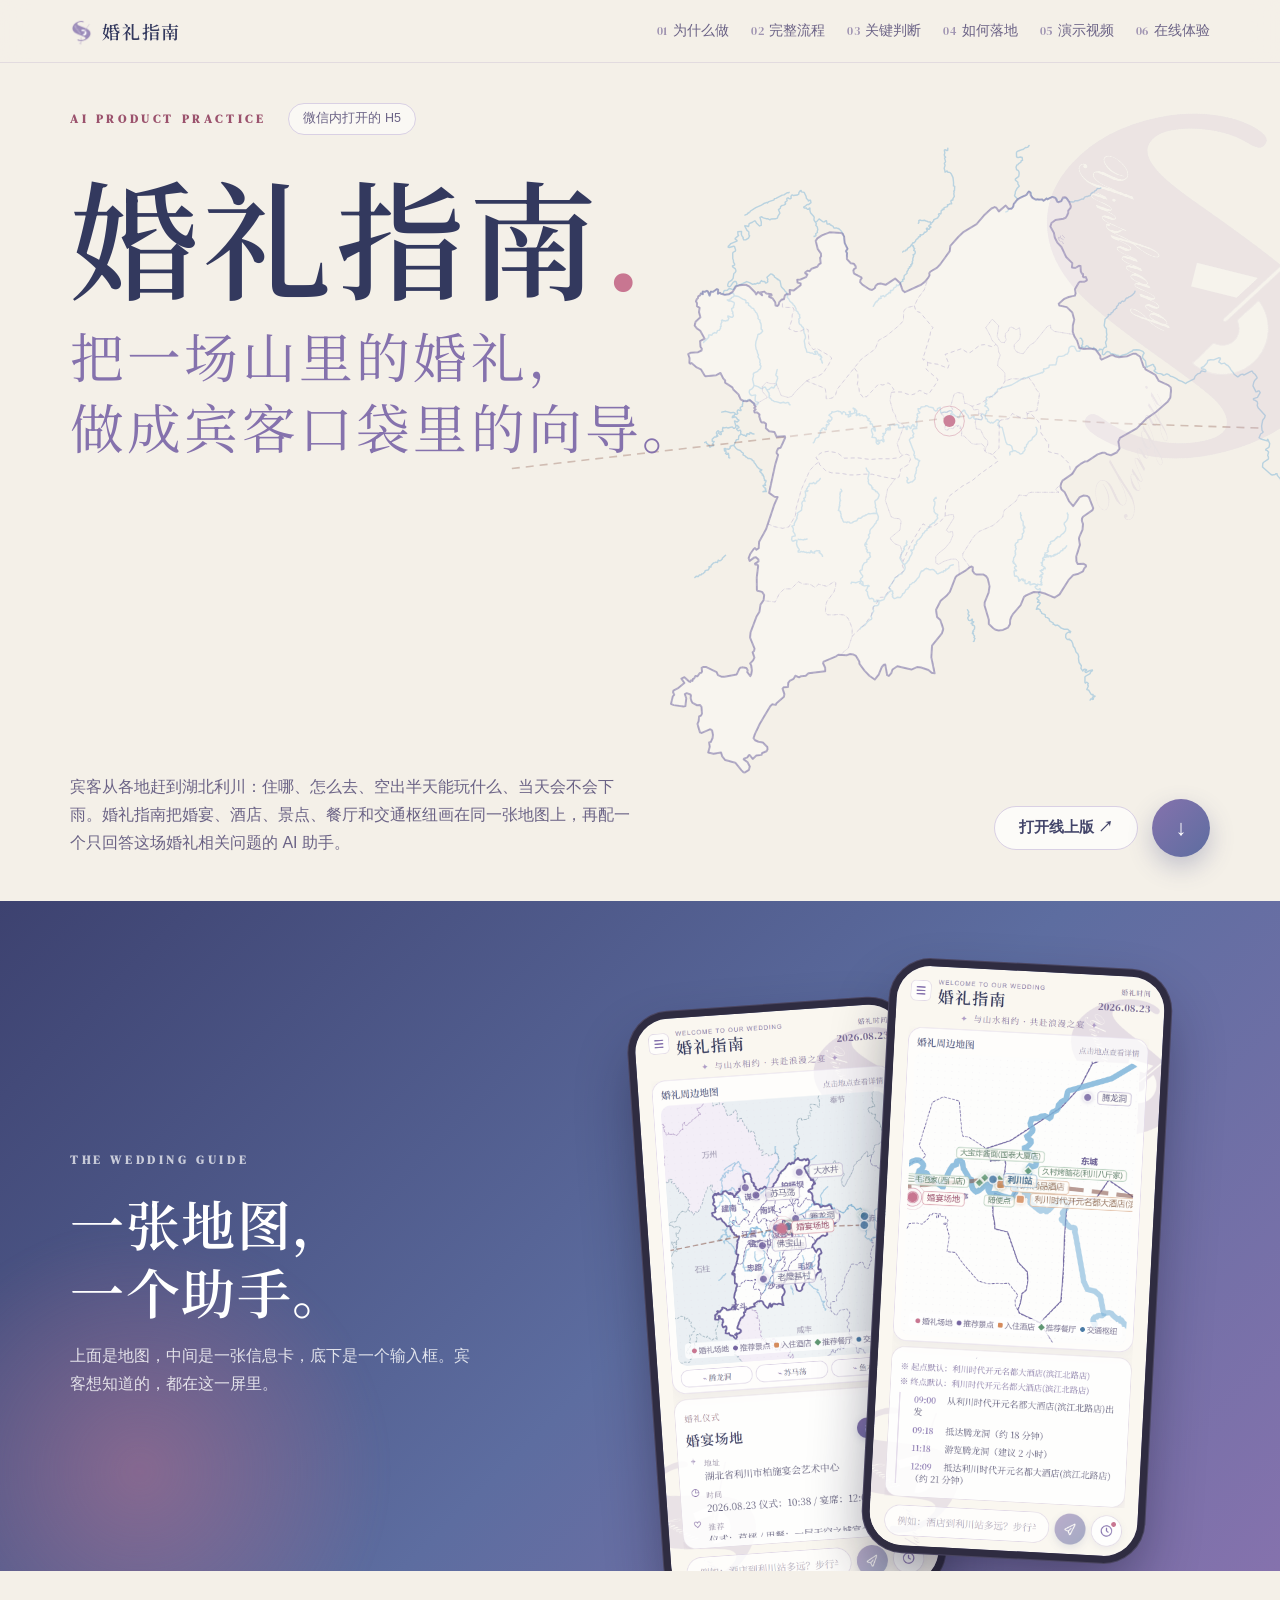
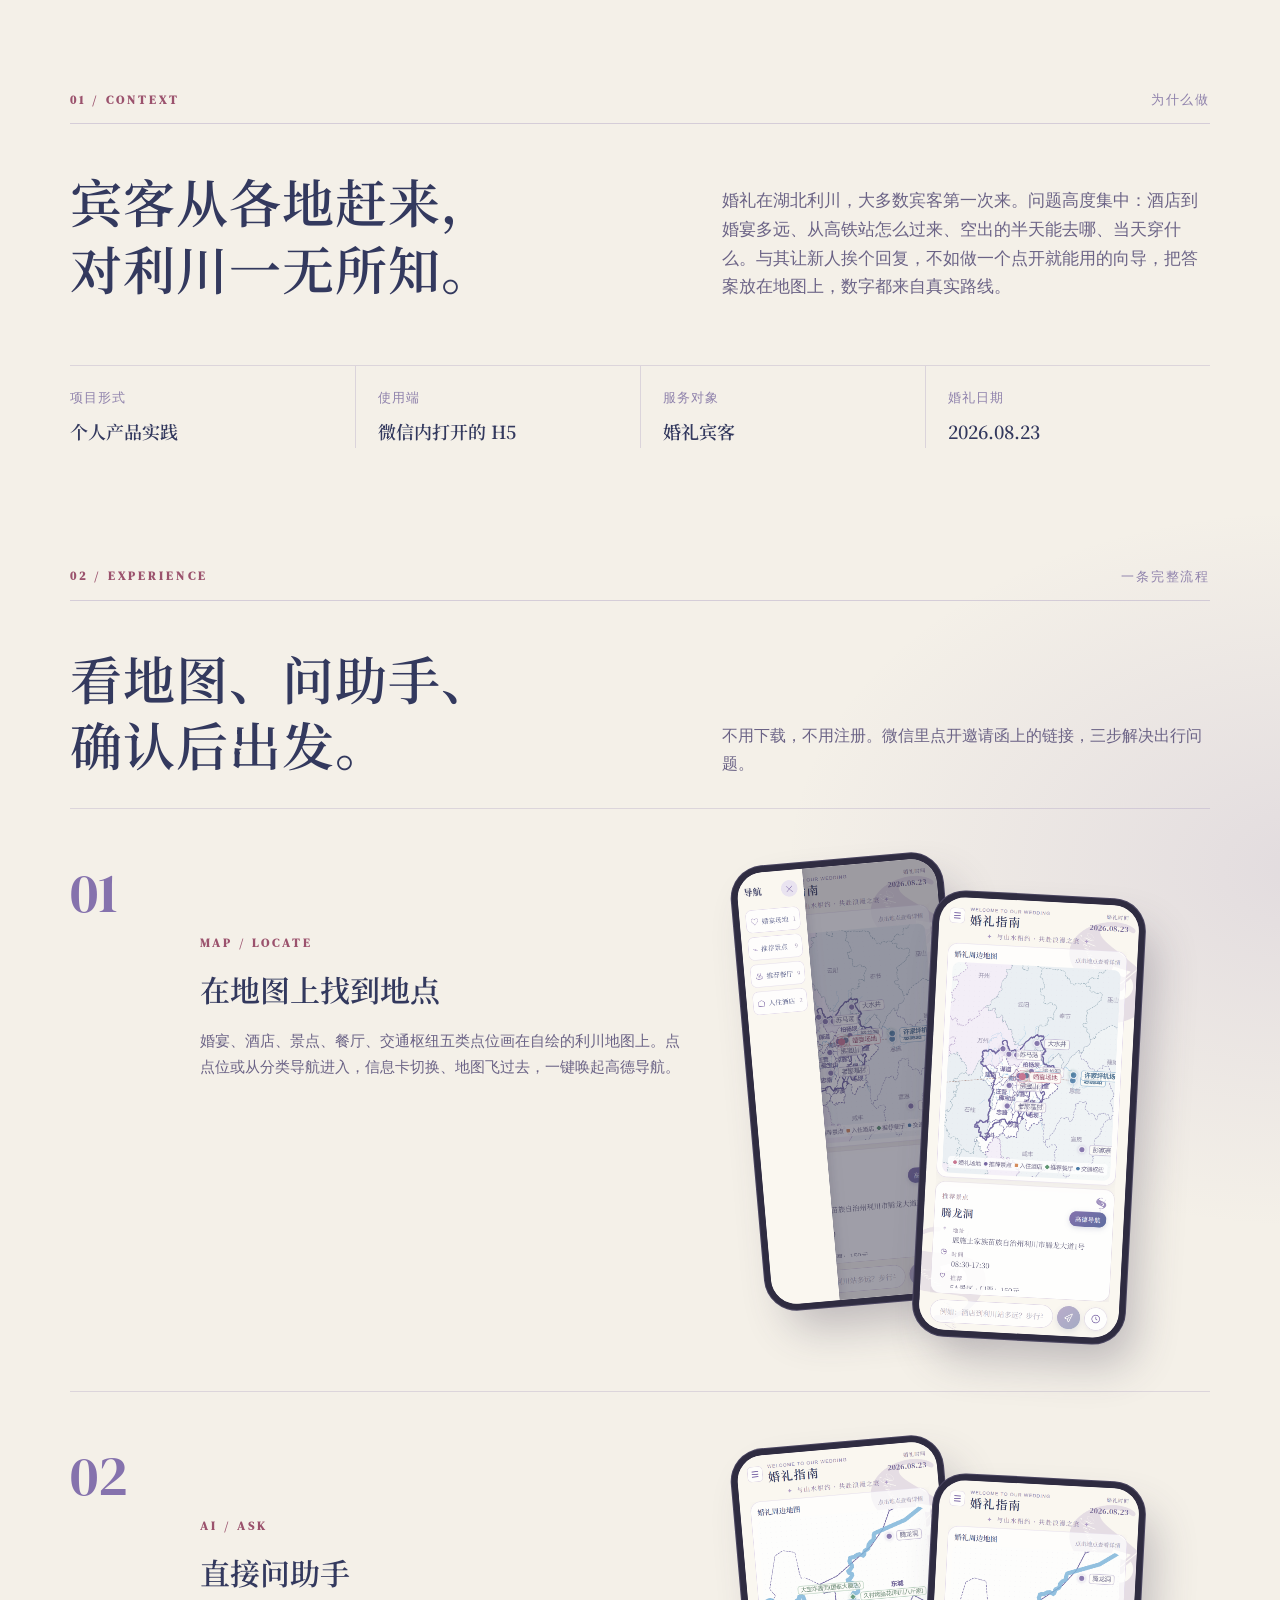
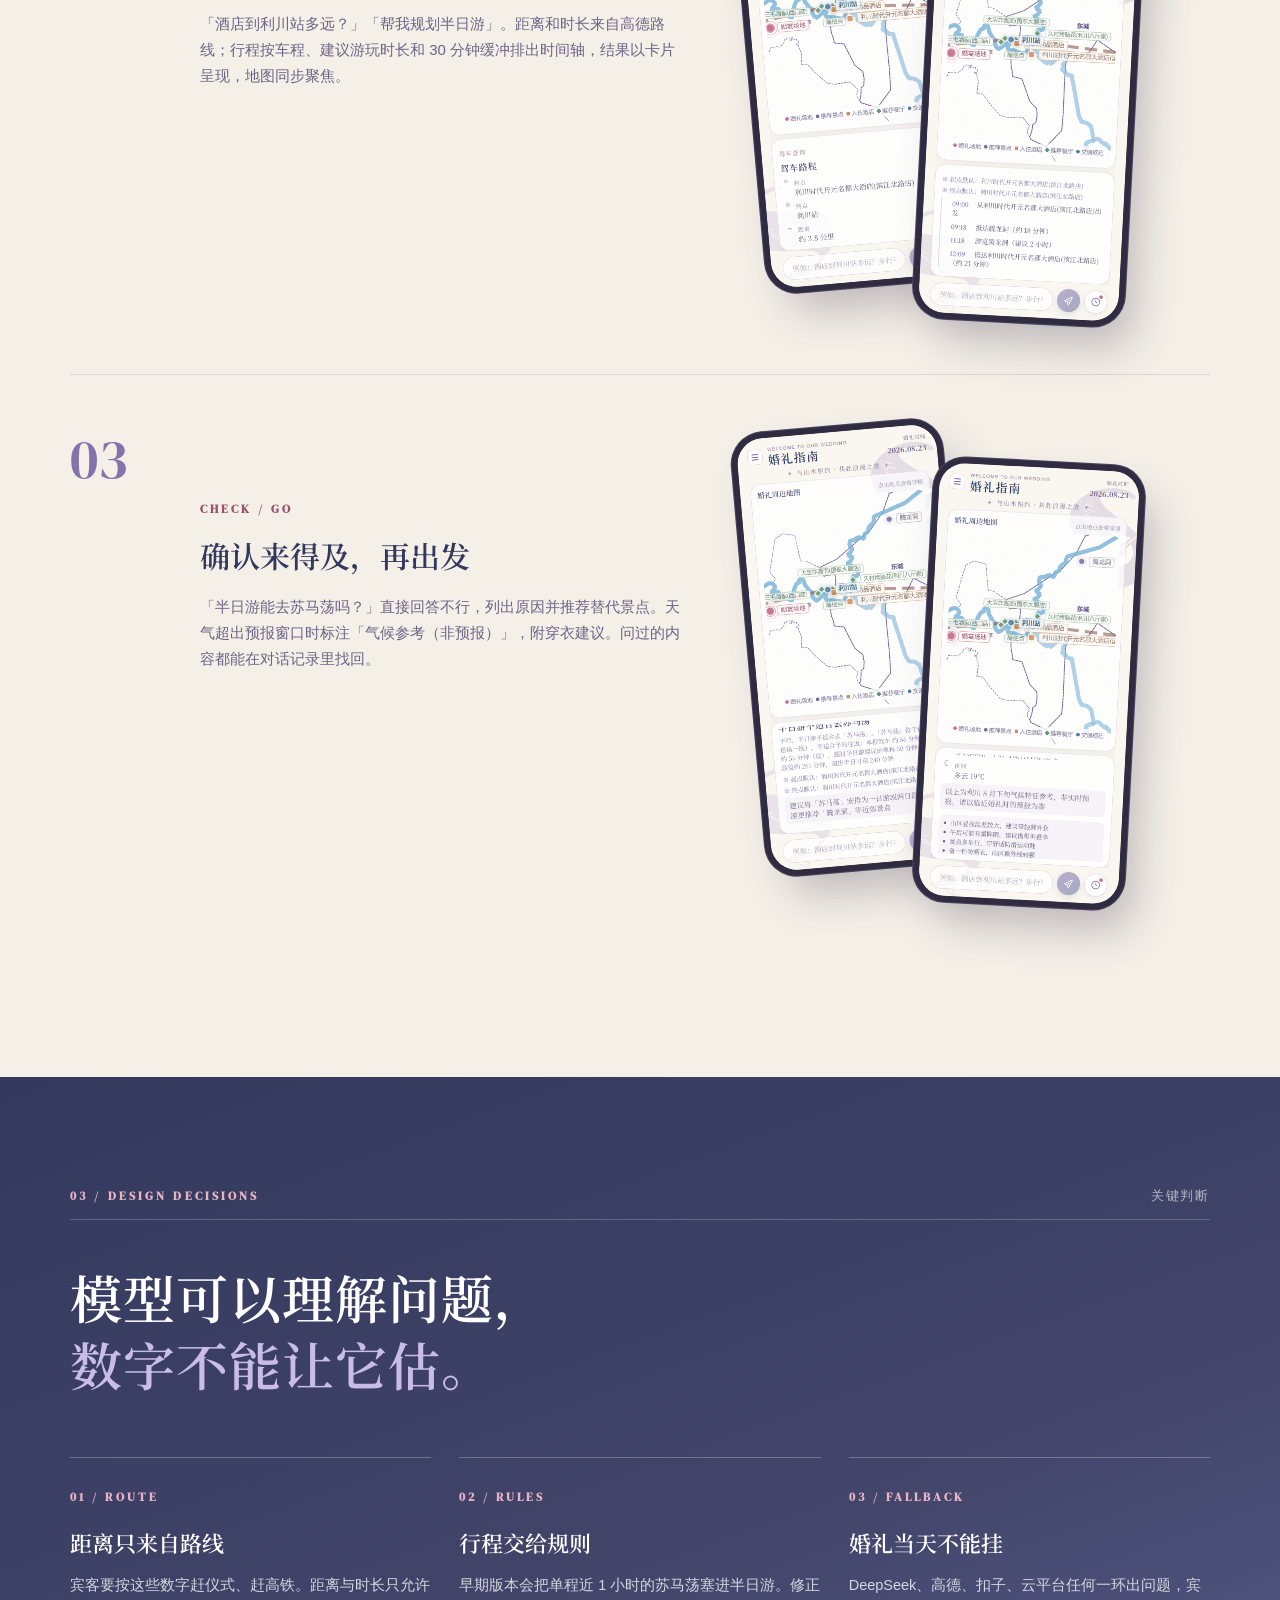
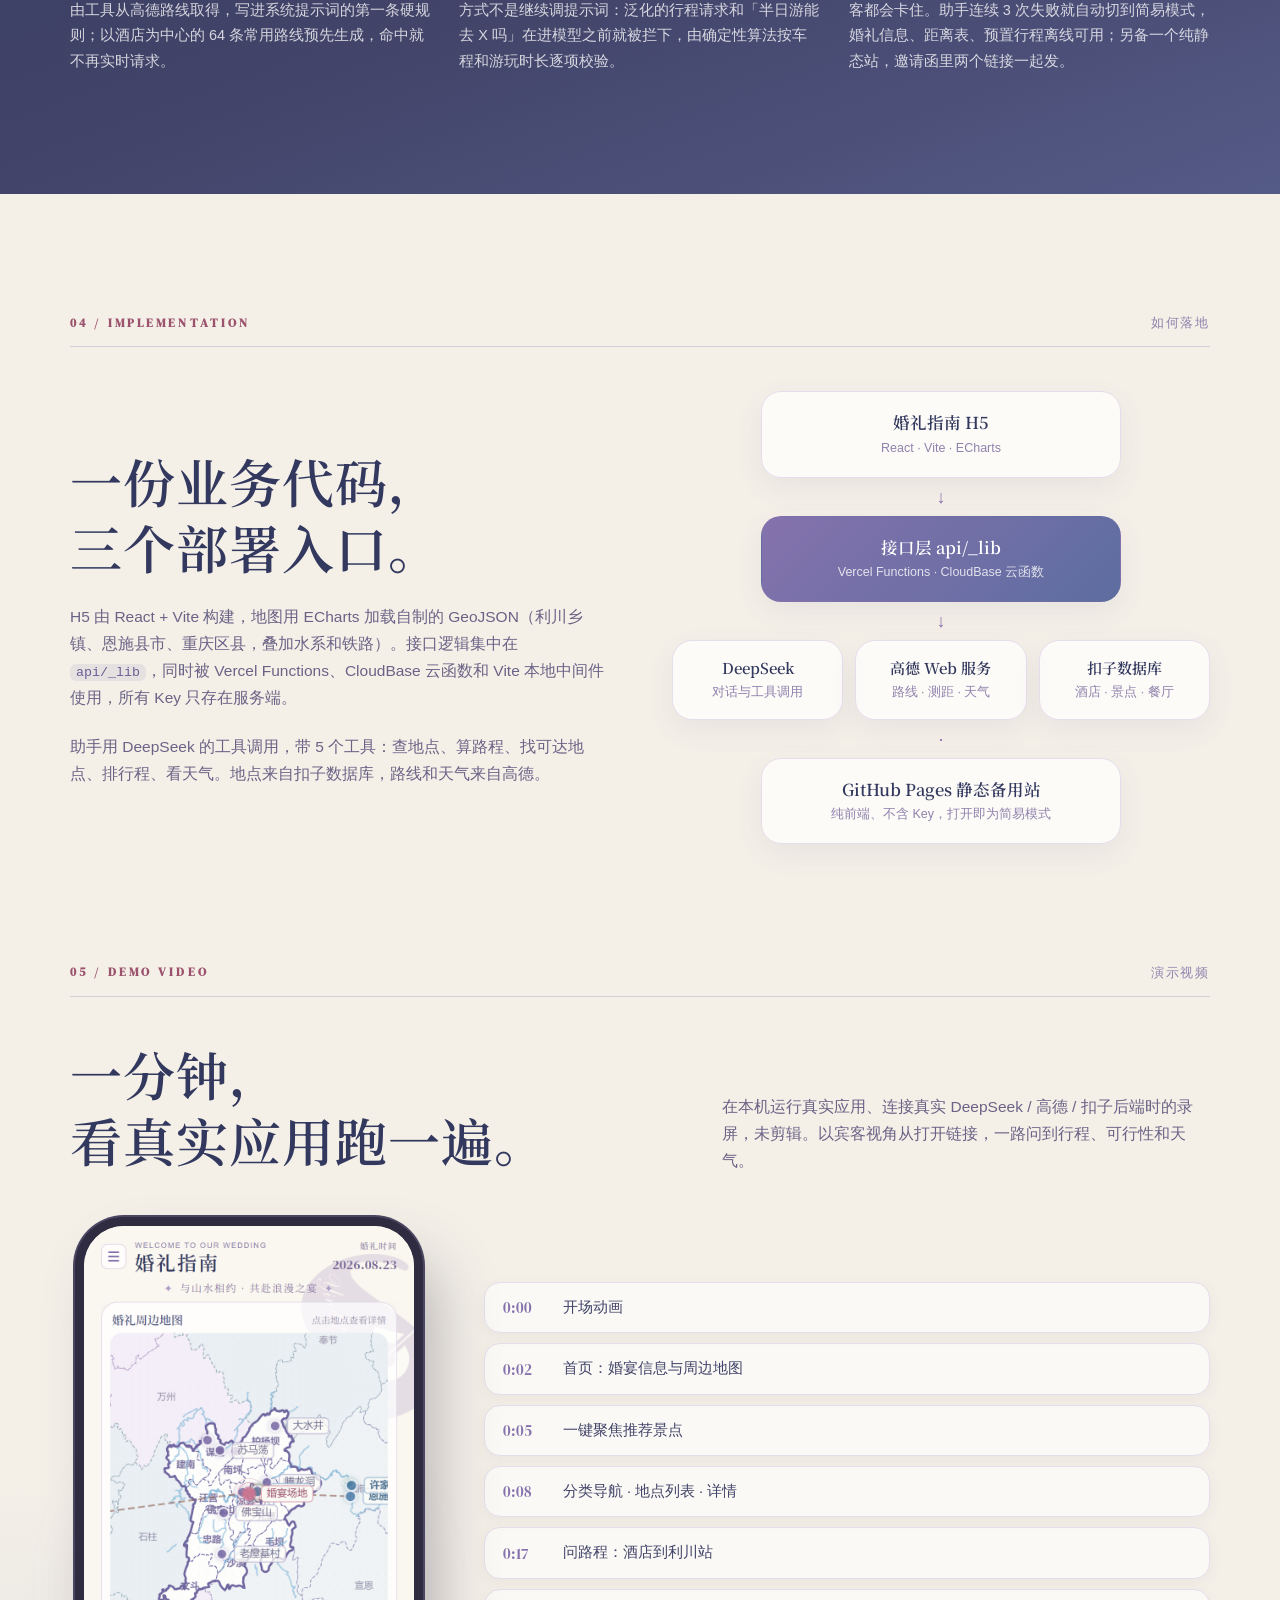
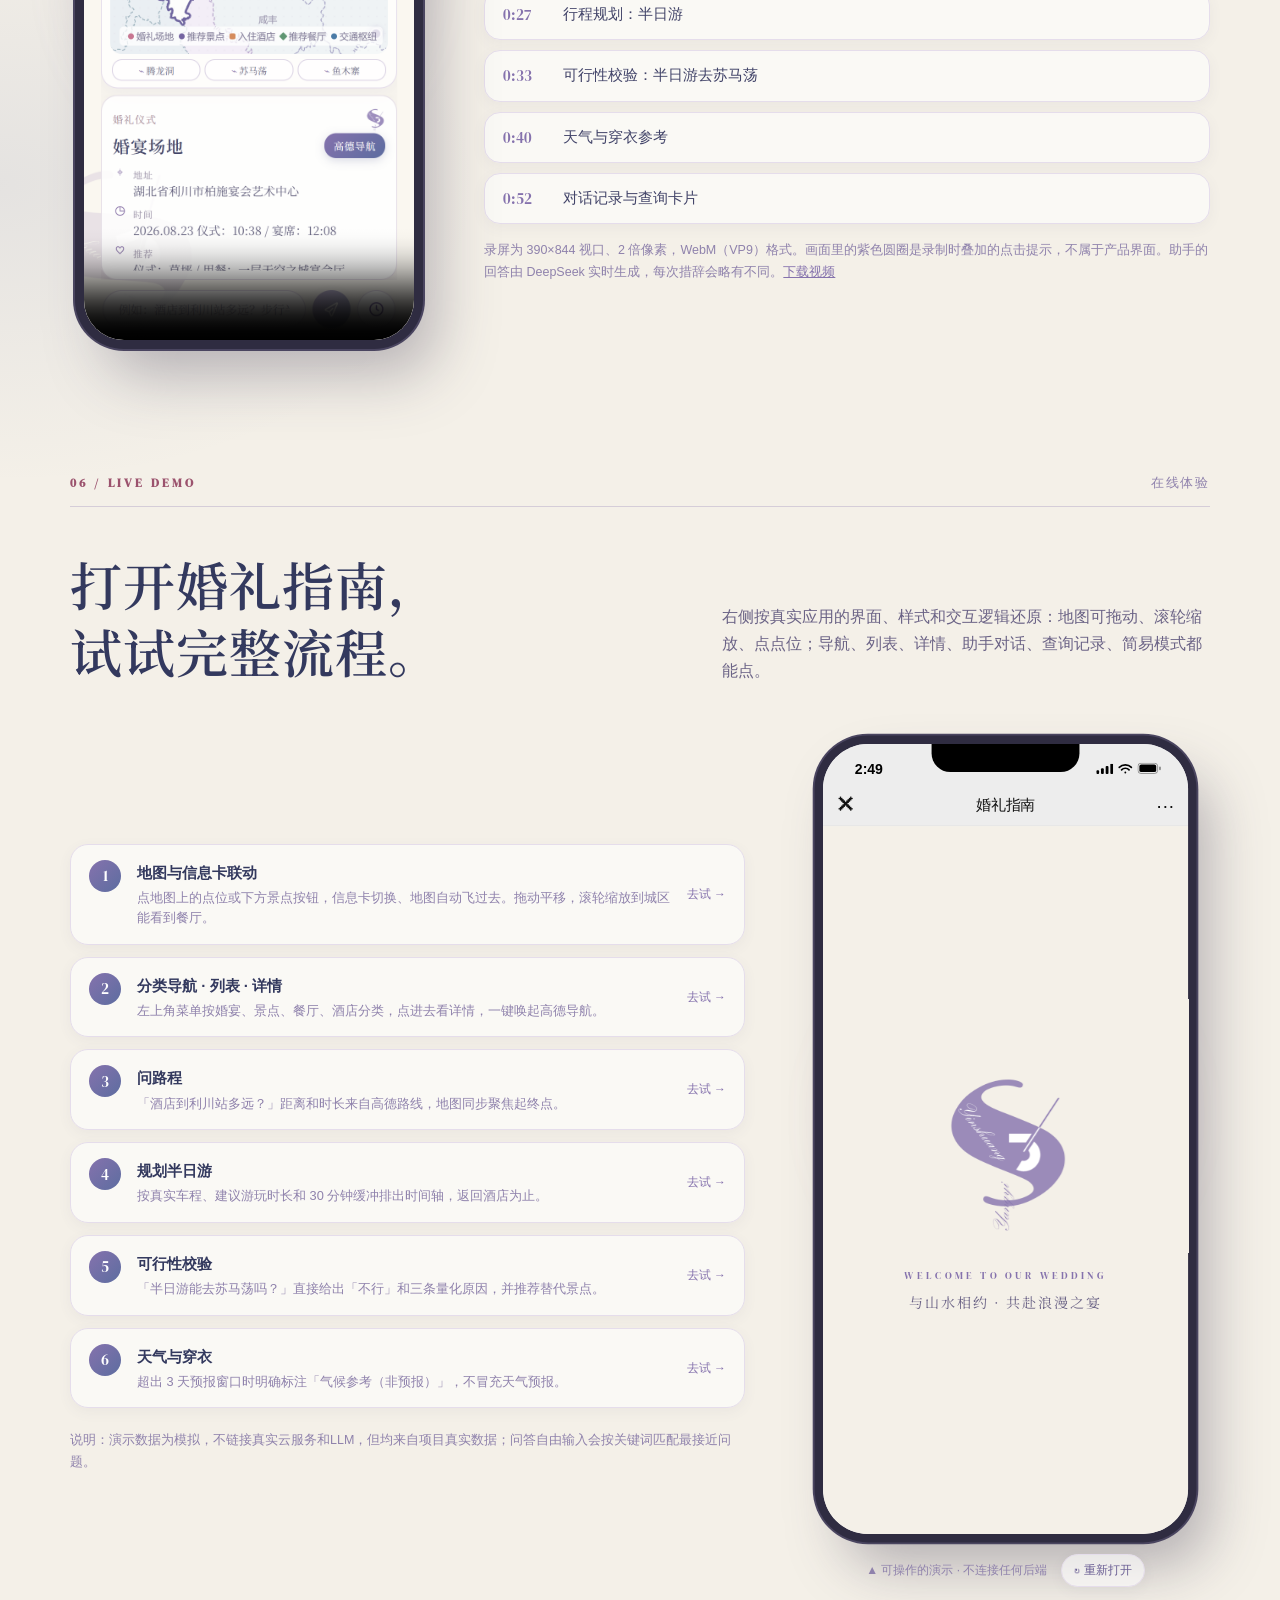
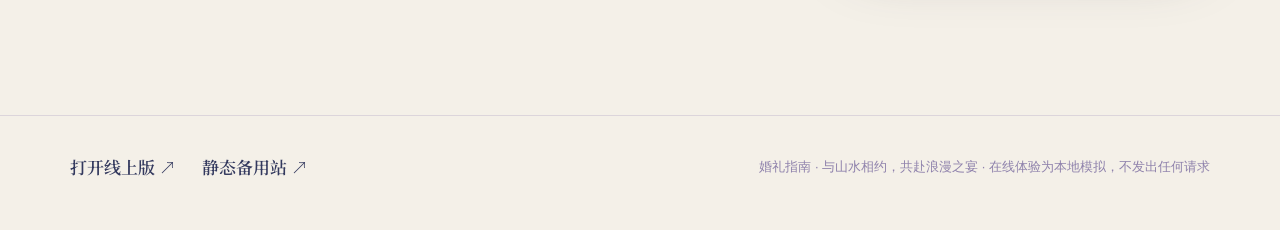
<file: projects/wedding-guide-showcase-Cursor/wedding-guide-showcase/live-demo.html>
<!DOCTYPE html>
<html lang="zh-CN">
<head>
<meta charset="UTF-8" />
<meta name="viewport" content="width=device-width, initial-scale=1" />
<title>婚礼指南 · 婚礼宾客出行向导 H5｜项目介绍</title>
<meta name="description" content="婚礼指南：把婚宴、酒店、景点、餐厅和交通枢纽画在一张地图上，再配一个只回答这场婚礼相关问题的 AI 助手。React + ECharts + DeepSeek 工具调用 + 高德真实路线的项目介绍、演示视频与在线体验。" />
<link rel="icon" href="assets/yinshuang-mark-deep.png" />
<link rel="stylesheet" href="assets/fonts.css" />
<style>
/* ============================================================
   婚礼指南 · 项目介绍页（静态、零依赖、可 iframe 嵌入）
   模式：index.html                 完整页面
         index.html?mode=phone      仅手机体验
         index.html?mode=experience 仅在线体验板块
   ============================================================ */
:root {
  --paper-50: #faf7f0;
  --paper-100: #f4f0e8;
  --paper-200: #eee9df;
  --line: #e5ddeb;
  --line-strong: #d9d0e4;
  --ink-900: #33395e;
  --ink-800: #424469;
  --ink-700: #555b87;
  --ink-600: #6b6386;
  --ink-500: #8f82ac;
  --ink-400: #a095b2;
  --lav-500: #8572ad;
  --lav-700: #6b5f94;
  --indigo-500: #5d6da0;
  --rose-500: #c87691;
  --rose-700: #9b526d;
  --hotel: #d58b5c;
  --food: #5f9672;
  --hub: #4a7ba6;
  --grad: linear-gradient(135deg, #8572ad, #5d6da0);
  --font-serif: 'Noto Serif SC', 'Source Han Serif SC', 'Songti SC', 'STSong', serif;
  --font-sans: -apple-system, BlinkMacSystemFont, 'PingFang SC', 'Microsoft YaHei', 'Noto Sans SC', sans-serif;
  --font-display: 'DM Serif Display', Georgia, serif;
}
* { box-sizing: border-box; -webkit-tap-highlight-color: transparent; }
html { scroll-behavior: smooth; }
body {
  margin: 0;
  font-family: var(--font-sans);
  color: var(--ink-900);
  background:
    radial-gradient(1000px 560px at 8% -6%, rgba(200,118,145,.13) 0%, transparent 62%),
    radial-gradient(900px 620px at 102% 30%, rgba(133,114,173,.16) 0%, transparent 58%),
    radial-gradient(800px 500px at 0% 80%, rgba(93,109,160,.10) 0%, transparent 60%),
    var(--paper-100);
  line-height: 1.75;
  -webkit-font-smoothing: antialiased;
  overflow-x: hidden;
}
[hidden] { display: none !important; }
/* 移动端浏览器不一定遵守 body 的 overflow-x，这里裁掉装饰水印、扇形截图和光晕造成的横向溢出 */
main { overflow-x: clip; }

main [id] { scroll-margin-top: 40px; }
.s-eyebrow { margin: 0; font: 600 12px/1.4 var(--font-display); letter-spacing: .3em; color: var(--rose-700); text-transform: uppercase; }
.s-title { font-family: var(--font-serif); font-size: clamp(26px, 3.4vw, 36px); font-weight: 600; margin: 10px 0 12px; letter-spacing: .03em; color: var(--ink-900); line-height: 1.35; }
.s-lead { margin: 0; color: var(--ink-600); max-width: 680px; font-size: 15.5px; }
.s-card { background: rgba(255,255,255,.72); border: 1px solid var(--line); border-radius: 22px; box-shadow: 0 10px 28px rgba(91,78,125,.08); backdrop-filter: blur(6px); -webkit-backdrop-filter: blur(6px); }
.s-soft { background: rgba(255,255,255,.6); border: 1px solid var(--line); box-shadow: 0 4px 14px rgba(91,78,125,.06); }
.s-btn { display: inline-flex; align-items: center; gap: 8px; padding: 12px 24px; border-radius: 999px; font: 600 14.5px/1.2 var(--font-sans); text-decoration: none; cursor: pointer; border: 1px solid transparent; transition: transform .2s, box-shadow .2s; }
.s-btn:active { transform: translateY(1px); }
.s-btn.primary { background: var(--grad); color: #fff; box-shadow: 0 8px 20px rgba(80,86,139,.28); }
.s-btn.primary:hover { transform: translateY(-2px); }
.s-btn.ghost { color: var(--ink-800); background: rgba(255,255,255,.72); border-color: var(--line-strong); }
.s-btn.ghost:hover { transform: translateY(-2px); }

/* ---------- 版式基础（参照匣记本案例页：编号章节 + 大号衬线标题） ---------- */
.skip-link { position: absolute; left: 16px; top: -60px; z-index: 100; padding: 8px 16px; border-radius: 999px; background: var(--ink-900); color: #fff; text-decoration: none; font-size: 13px; transition: top .2s; }
.skip-link:focus { top: 12px; }
.c-container { width: min(1140px, 100% - 48px); margin: 0 auto; }
.c-section { padding: 120px 0 0; position: relative; }
.c-label { display: flex; justify-content: space-between; align-items: center; gap: 16px; padding-bottom: 14px; margin-bottom: 44px; border-bottom: 1px solid rgba(133,114,173,.28); font: 600 12px/1.4 var(--font-display); letter-spacing: .26em; color: var(--rose-700); text-transform: uppercase; }
.c-label span:last-child { font: 500 13px/1.4 var(--font-sans); letter-spacing: .14em; color: var(--ink-500); }
.c-h2 { margin: 0; font-family: var(--font-serif); font-weight: 600; font-size: clamp(30px, 4.4vw, 52px); line-height: 1.28; letter-spacing: .02em; color: var(--ink-900); }
.c-h2 em { font-style: normal; color: var(--lav-500); }
.c-lead { margin: 18px 0 0; max-width: 620px; font-size: 16px; color: var(--ink-600); }
.c-section code { font-family: Consolas, 'SFMono-Regular', monospace; font-size: .86em; background: rgba(133,114,173,.12); padding: 1px 6px; border-radius: 6px; color: var(--lav-700); }

/* ---------- 顶栏 ---------- */
.c-topbar { position: sticky; top: 0; z-index: 40; backdrop-filter: blur(14px); -webkit-backdrop-filter: blur(14px); background: rgba(244,240,232,.82); border-bottom: 1px solid rgba(133,114,173,.16); }
.c-topbar-inner { display: flex; align-items: center; justify-content: space-between; height: 62px; }
.c-brand { display: flex; align-items: center; gap: 10px; font: 600 18px/1 var(--font-serif); letter-spacing: .1em; color: var(--ink-900); text-decoration: none; }
.c-brand img { width: 22px; height: 31px; object-fit: contain; }
.c-nav { display: flex; gap: 22px; font-size: 13.5px; }
.c-nav a { color: var(--ink-600); text-decoration: none; transition: color .2s; }
.c-nav a:hover { color: var(--lav-500); }
.c-nav a b { font: 400 12px/1 var(--font-display); color: var(--ink-400); margin-right: 5px; letter-spacing: .05em; }
@media (max-width: 960px) { .c-nav { display: none; } }

/* ---------- 首屏 ---------- */
.c-hero { position: relative; min-height: calc(100vh - 62px); min-height: calc(100svh - 62px); display: flex; flex-direction: column; justify-content: space-between; padding: 40px 0 44px; }
.c-hero-media { position: absolute; inset: 0; z-index: 0; pointer-events: none; overflow: hidden; }
.c-hero-media svg { position: absolute; right: -4%; top: 50%; width: min(820px, 92vw); height: auto; transform: translateY(-50%); opacity: .9; }
.c-hero-media::after { content: ''; position: absolute; right: -90px; top: -40px; width: 380px; height: 540px; background: url('assets/yinshuang-mark.png') center / contain no-repeat; opacity: .18; transform: rotate(14deg); }
.c-hero > .c-container { position: relative; z-index: 1; }
.c-back { display: inline-block; font-size: 13.5px; color: var(--ink-600); text-decoration: none; margin-bottom: 24px; }
.c-back:hover { color: var(--lav-500); }
.c-hero-head { display: flex; gap: 22px; align-items: center; flex-wrap: wrap; }
.c-eyebrow { margin: 0; font: 600 12px/1.4 var(--font-display); letter-spacing: .3em; color: var(--rose-700); }
.c-kind { margin: 0; padding: 4px 14px; border-radius: 999px; border: 1px solid var(--line-strong); font-size: 12.5px; color: var(--ink-600); background: rgba(255,255,255,.55); }
.c-hero h1 { margin: 34px 0 0; font-family: var(--font-serif); font-weight: 600; font-size: clamp(56px, 10vw, 128px); line-height: 1.04; letter-spacing: .04em; color: var(--ink-900); }
.c-hero h1 .dot { color: var(--rose-500); }
.c-hero h1 em { display: inline-block; margin-top: 18px; font-style: normal; font-weight: 400; font-size: .42em; line-height: 1.32; letter-spacing: .06em; color: var(--lav-500); }
.c-hero-bottom { display: flex; justify-content: space-between; align-items: flex-end; gap: 32px; margin-top: 48px; }
.c-hero-bottom p { margin: 0; max-width: 560px; font-size: 16px; color: var(--ink-600); }
.c-hero-actions { display: flex; align-items: center; gap: 14px; flex: none; }
.c-down { width: 58px; height: 58px; border-radius: 50%; display: grid; place-items: center; background: var(--grad); color: #fff; text-decoration: none; font-size: 22px; box-shadow: 0 10px 24px rgba(80,86,139,.3); transition: transform .2s; }
.c-down:hover { transform: translateY(3px); }

/* ---------- 封面截图 ---------- */
.c-cover { margin: 0; position: relative; overflow: hidden; background: linear-gradient(135deg, #3d4270 0%, #5d6da0 55%, #8572ad 100%); color: #fff; }
.c-cover::before { content: ''; position: absolute; left: -120px; bottom: -160px; width: 520px; height: 520px; border-radius: 50%; background: radial-gradient(circle, rgba(200,118,145,.45), transparent 66%); filter: blur(10px); }
.c-cover-inner { position: relative; display: grid; grid-template-columns: .9fr 1.1fr; gap: 40px; align-items: center; min-height: 640px; padding: 70px 0 0; }
.c-cover-copy span { font: 600 12px/1.4 var(--font-display); letter-spacing: .3em; color: rgba(255,255,255,.7); }
.c-cover-copy strong { display: block; margin: 16px 0 18px; font-family: var(--font-serif); font-weight: 600; font-size: clamp(32px, 4.6vw, 54px); line-height: 1.25; letter-spacing: .03em; }
.c-cover-copy p { margin: 0; max-width: 400px; font-size: 15.5px; color: rgba(255,255,255,.82); }
.c-cover-phones { position: relative; height: 600px; align-self: end; }
.c-cover-phone { position: absolute; top: 40px; width: 268px; height: auto; border-radius: 34px; box-shadow: 0 0 0 7px #2f2c41, 0 0 0 8px #4a4560, 0 30px 60px rgba(20,18,40,.45); }
.c-cover-phone--a { left: 8%; transform: rotate(-4deg); }
.c-cover-phone--b { left: 46%; top: 0; transform: rotate(3deg); }

/* ---------- 01 为什么做 ---------- */
.c-intro-body { display: grid; grid-template-columns: 1.1fr .9fr; gap: 56px; align-items: end; }
.c-intro-body p { margin: 0; font-size: 16.5px; color: var(--ink-600); }
.c-facts { grid-column: 1 / -1; display: grid; grid-template-columns: repeat(4, 1fr); border-top: 1px solid rgba(133,114,173,.22); margin-top: 8px; }
.c-facts div { padding: 22px 18px 0 0; }
.c-facts div + div { padding-left: 22px; border-left: 1px solid rgba(133,114,173,.22); }
.c-facts span { display: block; font-size: 12.5px; color: var(--ink-500); letter-spacing: .08em; }
.c-facts strong { display: block; margin-top: 6px; font-family: var(--font-serif); font-size: 18px; font-weight: 600; color: var(--ink-900); }

/* ---------- 02 一条完整流程 ---------- */
.c-journey-head { display: grid; grid-template-columns: 1.1fr .9fr; gap: 56px; align-items: end; margin-bottom: 30px; }
.c-journey-head p { margin: 0; font-size: 16px; color: var(--ink-600); }
.c-steps { list-style: none; margin: 0; padding: 0; }
.c-steps li { display: grid; grid-template-columns: 90px 1fr 1fr; gap: 40px; align-items: start; padding: 56px 0; border-top: 1px solid rgba(133,114,173,.22); }
.c-step-number { align-self: start; font: 56px/1 var(--font-display); color: var(--lav-500); }
.c-step-aside { display: block; margin-bottom: 12px; font: 600 11.5px/1.4 var(--font-display); letter-spacing: .26em; color: var(--rose-700); }
.c-step-copy { padding-top: 70px; }
.c-step-copy h3 { margin: 0 0 12px; font-family: var(--font-serif); font-size: clamp(22px, 2.6vw, 30px); font-weight: 600; color: var(--ink-900); }
.c-step-copy p { margin: 0; font-size: 15px; color: var(--ink-600); }
.c-step-visual { position: relative; height: 470px; }
.c-step-shot { position: absolute; width: 200px; height: auto; border-radius: 26px; box-shadow: 0 0 0 6px #2f2c41, 0 0 0 7px #4a4560, 16px 26px 44px rgba(67,61,84,.3); transition: transform .9s cubic-bezier(.2,.8,.2,1), opacity .9s ease; }
.c-step-shot--back { left: 6%; top: 0; transform: rotate(-5deg); }
.c-step-shot--front { left: 42%; top: 36px; transform: rotate(3deg); z-index: 1; }
.c-step-visual.is-enhanced .c-step-shot { opacity: 0; }
.c-step-visual.is-enhanced .c-step-shot--back { transform: translateX(40px) rotate(0); }
.c-step-visual.is-enhanced .c-step-shot--front { transform: translateX(-40px) rotate(0); }
.c-step-visual.is-visible .c-step-shot { opacity: 1; }
.c-step-visual.is-visible .c-step-shot--back { transform: rotate(-5deg); }
.c-step-visual.is-visible .c-step-shot--front { transform: rotate(3deg); transition-delay: .12s; }

/* ---------- 03 关键判断 ---------- */
.c-principle { margin-top: 120px; padding: 110px 0 120px; background: linear-gradient(160deg, #33395e 0%, #424469 60%, #555b87 100%); color: #fff; }
.c-principle .c-label { color: #e7b3c4; border-bottom-color: rgba(255,255,255,.2); }
.c-principle .c-label span:last-child { color: rgba(255,255,255,.62); }
.c-principle .c-h2 { color: #fff; }
.c-principle .c-h2 em { color: #c9bde6; }
.c-principle-grid { display: grid; grid-template-columns: repeat(3, 1fr); gap: 28px; margin-top: 60px; }
.c-principle-grid article { padding-top: 24px; border-top: 1px solid rgba(255,255,255,.26); }
.c-principle-grid span { font: 600 11.5px/1.4 var(--font-display); letter-spacing: .26em; color: #e7b3c4; }
.c-principle-grid h3 { margin: 14px 0 10px; font-family: var(--font-serif); font-size: 22px; font-weight: 600; }
.c-principle-grid p { margin: 0; font-size: 14.5px; color: rgba(255,255,255,.78); }
.c-principle-grid code { background: rgba(255,255,255,.14); color: #fff; font-family: Consolas, monospace; font-size: .86em; padding: 1px 6px; border-radius: 6px; }

/* ---------- 04 如何落地 ---------- */
.c-system-layout { display: grid; grid-template-columns: 1fr 1fr; gap: 64px; align-items: center; }
.c-system-layout p { margin: 22px 0 0; font-size: 15.5px; color: var(--ink-600); }
.c-system-diagram { display: grid; gap: 10px; justify-items: center; }
.c-system-row { display: flex; gap: 12px; width: 100%; justify-content: center; }
.c-system-row span { flex: 1; max-width: 360px; padding: 18px 16px; border-radius: 20px; text-align: center; font-family: var(--font-serif); font-size: 16.5px; font-weight: 600; color: var(--ink-900); background: rgba(255,255,255,.72); border: 1px solid var(--line); box-shadow: 0 10px 28px rgba(91,78,125,.08); line-height: 1.5; }
.c-system-row span small { display: block; margin-top: 4px; font: 400 12.5px/1.55 var(--font-sans); color: var(--ink-500); }
.c-system-row--three span { font-size: 15px; padding: 16px 10px; }
.c-system-row--accent span { background: var(--grad); color: #fff; border-color: transparent; }
.c-system-row--accent span small { color: rgba(255,255,255,.8); }
.c-system-arrow { color: var(--lav-500); font-size: 18px; line-height: 1; }

/* ---------- 05 / 06 视频与在线体验的标题区 ---------- */
.c-media-head { display: grid; grid-template-columns: 1.1fr .9fr; gap: 56px; align-items: end; }
.c-media-head p { margin: 0; font-size: 15.5px; color: var(--ink-600); }

/* ---------- 视频 ---------- */
.s-video-grid { display: grid; grid-template-columns: auto 1fr; gap: 56px; align-items: center; margin-top: 38px; }
.s-video-frame { position: relative; width: min(330px, 78vw); aspect-ratio: 390 / 844; border-radius: 40px; overflow: hidden; background: #f4f0e8; box-shadow: 0 0 0 9px #2f2c41, 0 0 0 11px #4a4560, 22px 34px 60px rgba(67,61,84,.34); }
.s-video-frame video { display: block; width: 100%; height: 100%; object-fit: cover; background: #f4f0e8; }
.s-video-stage { position: relative; display: grid; place-items: center; padding: 14px; }
.s-video-stage::before { content: ''; position: absolute; width: 440px; height: 440px; border-radius: 50%; background: radial-gradient(circle, rgba(133,114,173,.24), transparent 66%); filter: blur(16px); }
.s-video-stage > * { position: relative; }
.s-chapters { display: grid; gap: 10px; }
.s-chapter { display: flex; align-items: center; gap: 14px; width: 100%; padding: 12px 18px; border-radius: 16px; text-align: left; cursor: pointer; font: inherit; color: var(--ink-800); transition: transform .2s, background .2s, border-color .2s; }
.s-chapter:hover { transform: translateX(4px); }
.s-chapter time { flex: none; min-width: 46px; font: 15px/1 var(--font-display); color: var(--lav-500); }
.s-chapter span { font-size: 14.5px; }
.s-chapter.on { background: rgba(133,114,173,.14); border-color: rgba(133,114,173,.45); }
.s-video-note { margin: 16px 0 0; font-size: 12.5px; color: var(--ink-500); }
.s-video-note a { color: var(--lav-500); }

/* ---------- 体验区 ---------- */
.s-demo-grid { display: grid; grid-template-columns: 1fr auto; gap: 56px; align-items: center; margin-top: 38px; }
.s-guide { display: grid; gap: 12px; }
.s-guide-item { display: flex; gap: 16px; align-items: flex-start; border-radius: 18px; padding: 15px 18px; text-align: left; width: 100%; cursor: pointer; font: inherit; color: inherit; transition: transform .2s, border-color .2s; }
.s-guide-item:hover { transform: translateX(4px); border-color: rgba(133,114,173,.45); }
.s-guide-item .n { flex: none; width: 32px; height: 32px; border-radius: 50%; display: grid; place-items: center; font: 15px/1 var(--font-display); color: #fff; background: var(--grad); }
.s-guide-item h4 { margin: 0 0 2px; font-size: 15px; font-weight: 600; color: var(--ink-900); }
.s-guide-item p { margin: 0; font-size: 12.8px; color: var(--ink-500); line-height: 1.6; }
.s-guide-item .go { margin-left: auto; align-self: center; font-size: 12px; color: var(--lav-500); white-space: nowrap; }
.s-demo-note { margin: 10px 0 0; font-size: 12.5px; color: var(--ink-500); }

/* ---------- 手机外框（运行区域 390×844）---------- */
.s-phone-stage { position: relative; display: grid; justify-items: center; padding: 8px; }
.s-phone-stage::before { content: ''; position: absolute; left: 50%; top: 45%; width: 440px; height: 440px; transform: translate(-50%, -50%); border-radius: 50%; background: radial-gradient(circle, rgba(200,118,145,.22), transparent 66%); filter: blur(16px); }
.s-phone-box { position: relative; z-index: 1; margin: 14px; width: calc(390px * var(--s, 1)); height: calc(844px * var(--s, 1)); }
.s-phone { position: absolute; left: 0; top: 0; width: 390px; height: 844px; transform: scale(var(--s, 1)); transform-origin: 0 0; border-radius: 48px; overflow: hidden; background: #ededed; box-shadow: 0 0 0 9px #2f2c41, 0 0 0 11px #4a4560, 22px 34px 60px rgba(67,61,84,.36); }
.s-phone-tools { position: relative; z-index: 1; display: flex; gap: 14px; align-items: center; margin-top: 6px; font-size: 12px; color: var(--ink-500); }
.s-phone-tools button { padding: 5px 12px; border-radius: 999px; font: inherit; color: var(--lav-700); cursor: pointer; }

/* 手机内：状态栏 + 微信内置浏览器标题栏 + 网页区域 */
.mp { position: relative; width: 390px; height: 844px; overflow: hidden; background: #ededed; transform: translateZ(0); -webkit-user-select: none; user-select: none; }
.mp-status { position: absolute; left: 0; top: 0; right: 0; height: 44px; z-index: 90; display: flex; justify-content: space-between; align-items: center; padding: 8px 28px 0 34px; font: 600 15px/1 -apple-system, 'PingFang SC', 'Microsoft YaHei', sans-serif; color: #000; pointer-events: none; }
.mp-status .ic { display: flex; align-items: center; gap: 5px; }
.mp-wx { position: absolute; left: 0; right: 0; top: 44px; height: 44px; z-index: 80; display: flex; align-items: center; justify-content: space-between; padding: 0 14px; background: #ededed; font: 500 16px/1 -apple-system, 'PingFang SC', 'Microsoft YaHei', sans-serif; color: #111; border-bottom: 1px solid rgba(0,0,0,.06); }
.mp-wx .x { width: 28px; font-size: 22px; font-weight: 300; }
.mp-wx .more { width: 28px; text-align: right; font-size: 20px; letter-spacing: 1px; }
.mp-notch { position: absolute; left: 50%; top: 0; transform: translateX(-50%); width: 158px; height: 30px; background: #000; border-radius: 0 0 20px 20px; z-index: 121; pointer-events: none; }
.mp-home-ind { position: absolute; left: 50%; bottom: 8px; transform: translateX(-50%); width: 134px; height: 5px; border-radius: 3px; background: #1b1b1b; z-index: 120; pointer-events: none; }
.mp-web { position: absolute; left: 0; right: 0; top: 88px; bottom: 0; overflow: hidden; font-family: "Noto Serif SC", Georgia, serif; color: #394066; background: #f4f0e8; line-height: normal; -webkit-user-select: text; user-select: text; }
.mp-web button, .mp-web input { font: inherit; }
.mp-web button { cursor: pointer; }
.mp-toast { position: absolute; left: 50%; top: 46%; transform: translate(-50%, -50%); z-index: 300; max-width: 260px; padding: 10px 18px; border-radius: 10px; background: rgba(36,36,36,.84); color: #fff; font: 14px/1.5 -apple-system, 'PingFang SC', 'Microsoft YaHei', sans-serif; text-align: center; opacity: 0; pointer-events: none; transition: opacity .2s; }
.mp-toast.on { opacity: 1; }

/* SVG 地图（对应 WeddingMap.jsx 的 ECharts 配置） */
.mp-web svg.echarts-map { display: block; cursor: grab; }
.mp-web svg.echarts-map.dragging { cursor: grabbing; }
.wg-region { transition: fill .15s; }
.wg-region.hov:hover { fill: #f3eef8; stroke: #7c69a9; }
.wg-mk { cursor: pointer; }
.wg-ripple { transform-box: fill-box; transform-origin: center; animation: wgRipple 2.4s linear infinite; }
.wg-ripple.r2 { animation-delay: .8s; }
.wg-ripple.r3 { animation-delay: 1.6s; }
@keyframes wgRipple { 0% { transform: scale(1); opacity: .85; } 100% { transform: scale(3.2); opacity: 0; } }

/* 真实应用里的关键帧（scoped 样式只处理普通规则，关键帧放这里） */
@keyframes splashLogoIn { 0% { opacity: 0; transform: scale(.78); } 100% { opacity: 1; transform: scale(1); } }
@keyframes splashFadeUp { 0% { opacity: 0; transform: translateY(8px); } 100% { opacity: 1; transform: translateY(0); } }
@keyframes blink { 0%,60%,100% { opacity:.25; transform:translateY(0) } 30% { opacity:1; transform:translateY(-4px) } }

/* ---------- 页脚 ---------- */
.c-footer { margin-top: 120px; padding: 36px 0 48px; border-top: 1px solid rgba(133,114,173,.22); }
.c-footer-inner { display: flex; justify-content: space-between; align-items: center; gap: 20px; flex-wrap: wrap; }
.c-footer-links { display: flex; gap: 26px; flex-wrap: wrap; }
.c-footer-links a { font-family: var(--font-serif); font-size: 17px; font-weight: 600; color: var(--ink-900); text-decoration: none; }
.c-footer-links a:hover { color: var(--lav-500); }
.c-footer p { margin: 0; font-size: 13px; color: var(--ink-500); }

.s-reveal { opacity: 0; transform: translateY(26px); transition: opacity .7s ease, transform .7s ease; }
.s-reveal.in { opacity: 1; transform: none; }
@media (prefers-reduced-motion: reduce) {
  .s-reveal, .c-step-visual.is-enhanced .c-step-shot { opacity: 1; transform: none; transition: none; }
  .wg-ripple { animation: none; } html { scroll-behavior: auto; }
}

@media (max-width: 980px) {
  .s-demo-grid, .s-video-grid { grid-template-columns: minmax(0, 1fr); }
  .s-phone-stage { max-width: 100%; }
  .s-demo-grid, .s-video-grid { gap: 36px; justify-items: center; }
  .s-guide, .s-chapters-wrap { width: 100%; }
  .c-intro-body, .c-journey-head, .c-system-layout, .c-media-head { grid-template-columns: minmax(0, 1fr); gap: 22px; }
  .c-cover-inner { grid-template-columns: minmax(0, 1fr); min-height: 0; padding-top: 56px; }
  .c-cover-phones { height: 470px; max-width: 520px; width: 100%; margin: 0 auto; }
  .c-cover-phone { width: 210px; }
  .c-steps li { grid-template-columns: minmax(0, 1fr); gap: 22px; padding: 44px 0; }
  .c-step-number { font-size: 44px; }
  .c-step-copy { padding-top: 0; }
  .c-step-visual { max-width: 460px; width: 100%; margin: 0 auto; height: 420px; }
  .c-step-shot { width: 180px; }
  .c-principle-grid { grid-template-columns: minmax(0, 1fr); gap: 34px; }
  .c-facts { grid-template-columns: repeat(2, 1fr); }
  .c-facts div:nth-child(3) { border-left: 0; padding-left: 0; }
  .c-hero-bottom { flex-direction: column; align-items: flex-start; }
}
@media (max-width: 520px) {
  .c-container { width: calc(100% - 36px); }
  .c-section { padding-top: 90px; }
  .c-label { margin-bottom: 30px; }
  .c-cover-phone { width: 160px; border-radius: 24px; }
  .c-cover-phones { height: 360px; }
  .c-step-visual { height: 340px; }
  .c-step-shot { width: 148px; border-radius: 20px; }
  .c-system-row--three { flex-direction: column; align-items: center; }
  .c-system-row--three span { width: 100%; }
}

/* ---------- 嵌入模式 ---------- */
body.mode-phone { background: transparent; }
body.mode-phone .c-topbar, body.mode-phone .page-only { display: none !important; }
body.mode-phone #demo { padding: 20px 0; }
body.mode-phone .s-demo-grid { margin-top: 0; }
body.mode-phone .s-reveal { opacity: 1; transform: none; }
body.mode-experience > .c-topbar, body.mode-experience > main > :not(#demo), body.mode-experience > .c-footer { display: none !important; }
body.mode-experience #demo { padding: 30px 0 45px; }
body.mode-experience #demo > .c-container > .page-only { display: none !important; }
body.mode-experience .s-demo-grid { margin-top: 0; }
body.mode-experience .s-reveal { opacity: 1; transform: none; }
</style>

<style id="app-css" type="text/plain">
/* ===== 以下样式直接取自婚礼指南 src/style.css，加载时自动加 .mp-web 作用域，fixed 改为 absolute ===== */
.splash { position: fixed; inset: 0; z-index: 1000; display: flex; align-items: center; justify-content: center; background: #f4f0e8; opacity: 0; pointer-events: none; transition: opacity .3s ease; }
.splash-show { opacity: 1; }
.splash-leave { opacity: 0; }
.splash-inner { text-align: center; }
.splash-logo { width: 148px; height: auto; display: block; margin: 0 auto 26px; opacity: 0; transform: scale(.78); }
.splash-show .splash-logo { animation: splashLogoIn .9s cubic-bezier(.22,.9,.32,1) .05s forwards; }
.splash-eyebrow { margin: 0 0 10px; font-size: 11px; letter-spacing: 3.5px; color: #8572ad; font-family: "DM Serif Display", Georgia, serif; opacity: 0; }
.splash-title { margin: 0; font-size: 15px; letter-spacing: 2px; color: #6b6386; opacity: 0; }
.splash-show .splash-eyebrow { animation: splashFadeUp .6s ease .55s forwards; }
.splash-show .splash-title { animation: splashFadeUp .6s ease .75s forwards; }

.page-shell { width: 100%; height: 100%; background: #f4f0e8; overflow: hidden; overscroll-behavior: none; }
.app { position: relative; display: flex; flex-direction: column; max-width: 520px; width: 100%; height: 100%; margin: auto; padding: 16px 20px 30px; background: #faf7f0; overflow: hidden; overscroll-behavior: none; }
.app::before, .app::after { content: ""; position: absolute; z-index: 0; pointer-events: none; background-image: url('./assets/yinshuang-mark.png'); background-repeat: no-repeat; background-size: contain; opacity: .36; }
.app::before { top: -18px; right: -54px; width: 220px; height: 310px; transform: rotate(14deg); }
.app::after { bottom: -36px; left: -62px; width: 200px; height: 282px; transform: rotate(-18deg); opacity: .30; }
.app > * { position: relative; z-index: 1; }
.app-top { flex-shrink: 0; }
.app-body { flex: 1; min-height: 0; display: flex; flex-direction: column; gap: 8px; margin-top: 8px; overflow: hidden; }
.topbar { display: flex; justify-content: space-between; align-items: center; color: #33395e; }
.topbar-left { display: flex; align-items: center; gap: 10px; }
.nav-toggle { display: flex; flex-shrink: 0; flex-direction: column; justify-content: center; align-items: center; gap: 3px; width: 30px; height: 30px; padding: 0; border: 1px solid #e1d9e6; border-radius: 8px; background: rgba(255,255,255,.7); }
.nav-toggle span { display: block; width: 13px; height: 2px; border-radius: 1px; background: #8572ad; }
.eyebrow { margin: 0 0 2px; font: 9px/1.2 Arial, sans-serif; letter-spacing: 1.2px; color: #8f82ac; }
h1 { margin: 0; font-size: 23px; letter-spacing: 2px; font-weight: 600; line-height: 1; }
.wedding-date { text-align: right; margin-top: 0; color: #766896; }
.wedding-date span { display: block; font-size: 10px; letter-spacing: 1px; margin-bottom: 2px; }
.wedding-date strong { font: 15px "DM Serif Display", serif; letter-spacing: .5px; }
.intro { display: flex; align-items: center; justify-content: center; gap: 8px; margin: 8px 0 0; color: #8d78a7; font-size: 12px; letter-spacing: 1.5px; }
.intro p { margin: 0; }
.sparkle { font-size: 11px; color: #ad9ac6; }
.map-section { flex: 2 1 0; min-height: 0; display: flex; flex-direction: column; padding: 10px 10px 8px; border: 1px solid #e5ddeb; border-radius: 20px; background: rgba(255,255,255,.7); box-shadow: 0 8px 24px rgba(91, 78, 125, .07); }
.map-title { flex-shrink: 0; display: flex; justify-content: space-between; align-items: center; padding: 0 2px 6px; color: #555b87; font-size: 14px; font-weight: 600; }
.map-title small { font-size: 11px; color: #a095b2; font-weight: 400; }
.echarts-map-wrap { position: relative; flex: 1 1 auto; min-height: 160px; height: auto; border-radius: 14px; overflow: hidden; background: #f5f8f8; }
.echarts-map { width: 100%; height: 100%; touch-action: none; }
.echarts-map-wrap::after { content: ""; position: absolute; inset: 0; background-image: radial-gradient(#d8d1e2 0.7px, transparent .8px); background-size: 10px 10px; opacity: .28; pointer-events: none; z-index: 1; }
.map-legend { position: absolute; z-index: 3; bottom: 10px; left: 11px; display: flex; align-items: center; gap: 3px; padding: 4px 7px; border-radius: 5px; color: #7d7794; background: rgba(255,255,255,.75); font: 11px Arial,sans-serif; pointer-events: none; }
.map-legend i, .map-legend b, .map-legend em { display: inline-block; flex: 0 0 auto; width: 7px; height: 7px; margin-left: 3px; border-radius: 50%; background: #c87691; }
.map-legend b { background: #7565a1; }
.map-legend .hotel-dot { border-radius: 2px; background: #d58b5c; }
.map-legend .restaurant-dot { border-radius: 1px; background: #5f9672; transform: rotate(45deg); }
.map-legend .transport-dot { border-radius: 50%; background: #4a7ba6; }
.quick-picks { flex-shrink: 0; display: flex; gap: 5px; margin-top: 6px; padding: 0 2px; overflow-x: auto; scrollbar-width: none; }
.quick-picks::-webkit-scrollbar { display: none; }
.quick-picks button { flex: 1; min-width: 0; border: 1px solid #dcd4e5; border-radius: 12px; padding: 3px 6px; background: rgba(255,255,255,.7); color: #635b82; font-size: 11px; white-space: nowrap; }
.quick-picks button span { margin-right: 2px; color: #9381b4; font-size: 12px; }
.info-card-panel { flex: 1 1 0; min-height: 0; overflow: hidden; }
.info-card-panel.is-fallback { display: flex; flex-direction: column; border: 1px solid #e6dfe7; border-radius: 19px; background: rgba(255,255,255,.86); box-shadow: 0 10px 24px rgba(96,82,123,.09); }
.info-card { display: flex; flex-direction: column; height: 100%; min-height: 0; padding: 10px 13px; border: 1px solid #e6dfe7; border-radius: 19px; background: rgba(255,255,255,.86); box-shadow: 0 10px 24px rgba(96,82,123,.09); overflow: hidden; transition: opacity .2s; }
.info-card-fixed { flex-shrink: 0; }
.info-card-scroll { flex: 1 1 auto; min-height: 0; overflow-y: auto; -webkit-overflow-scrolling: touch; overscroll-behavior: contain; }
.info-card > .assistant-card-compact { flex: 1 1 auto; min-height: 0; overflow-y: auto; -webkit-overflow-scrolling: touch; overscroll-behavior: contain; }
.card-heading { display: flex; align-items: center; justify-content: space-between; color: #a78695; font-size: 12px; letter-spacing: 1px; }
.flower { flex-shrink: 0; width: 24px; height: 34px; background: url('./assets/yinshuang-mark-deep.png') center / contain no-repeat; color: transparent; font-size: 0; line-height: 0; overflow: hidden; }
.card-title-row { display: flex; align-items: center; justify-content: space-between; gap: 8px; margin-bottom: 2px; }
.card-title-row h2 { margin: 0; min-width: 0; flex: 1; }
h2 { margin: 0 0 4px; color: #424469; font-size: 20px; letter-spacing: 1px; font-weight: 600; }
.info-line { display: flex; gap: 7px; align-items: flex-start; margin: 4px 0; color: #5d5a78; }
.info-icon { width: 17px; padding-top: 2px; color: #8b75a9; font: 16px/1 Arial,sans-serif; text-align: center; }
.info-line small { color: #9990a6; font-size: 11px; letter-spacing: 1px; }
.info-line p, .description { margin: 0; white-space: pre-line; font-size: 14px; line-height: 1.4; }
.description { margin: 6px 0 0; padding: 6px 9px; border-radius: 8px; color: #766f8d; background: #f7f3f8; }
.nav-btn { display: inline-flex; flex-shrink: 0; align-items: center; justify-content: center; padding: 6px 11px; border-radius: 14px; background: linear-gradient(135deg, #8572ad, #5d6da0); color: #fff; font-size: 12px; letter-spacing: .5px; text-decoration: none; box-shadow: 0 3px 10px rgba(80,86,139,.2); white-space: nowrap; }
.nav-btn:active { opacity: .88; }
.loading-state { display: flex; height: 100%; min-height: 80px; flex-direction: column; align-items: center; justify-content: center; color: #86779e; }
.loading-state span { display: inline-block; width: 7px; height: 7px; margin: 0 3px; border-radius: 50%; background: #9382ad; animation: blink 1s infinite; }
.loading-state span:nth-child(2) { animation-delay: .14s; }
.loading-state span:nth-child(3) { animation-delay: .28s; }
.loading-state p { margin: 11px 0 0; font-size: 15px; letter-spacing: 2px; }
.chat-bar { flex-shrink: 0; display: flex; gap: 8px; align-items: center; margin: 10px 2px 0; padding-top: 2px; }
.chat-bar input { min-width: 0; flex: 1; height: 45px; border: 1px solid #e1d9e6; outline: 0; border-radius: 23px; padding: 0 18px; background: rgba(255,255,255,.75); color: #595575; font-size: 14px; }
.chat-bar input::placeholder { color: #b5afbd; }
.chat-bar input:focus { border-color: #9c8bb7; box-shadow: 0 0 0 3px #e9e3f0; }
.chat-bar .chat-send-btn, .chat-bar .chat-history-btn { position: relative; display: grid; flex-shrink: 0; width: 45px; height: 45px; place-items: center; border-radius: 50%; }
.chat-bar .chat-send-btn { border: 0; background: linear-gradient(135deg, #8572ad, #5d6da0); color: white; box-shadow: 0 5px 12px rgba(80,86,139,.25); }
.chat-bar .chat-history-btn { border: 1px solid #e1d9e6; background: rgba(255,255,255,.85); color: #8572ad; box-shadow: 0 3px 10px rgba(80,86,139,.08); }
.chat-bar .chat-history-btn.has-history::after { content: ""; position: absolute; top: 8px; right: 8px; width: 7px; height: 7px; border-radius: 50%; background: #c87691; }
.chat-bar button svg { width: 20px; height: 20px; fill: none; stroke: currentColor; stroke-linecap: round; stroke-linejoin: round; stroke-width: 1.8; }
.chat-bar .chat-send-btn svg { transform: translate(-1px, 1px); }
.chat-bar button:disabled { opacity: .55; cursor: not-allowed; }
.invite-banner { flex-shrink: 0; margin: 8px 2px 0; padding: 10px 14px; border-radius: 12px; background: rgba(255, 244, 230, .95); border: 1px solid #f0d4a8; color: #8a5a24; font-size: 13px; line-height: 1.5; }
.invite-banner.is-fallback { background: rgba(236, 240, 248, .95); border-color: #c8d0e0; color: #4a5568; }
.fallback-panel { flex: 1 1 auto; height: 100%; min-height: 0; display: flex; flex-direction: column; gap: 8px; padding: 12px 12px 10px; overflow-y: auto; -webkit-overflow-scrolling: touch; overscroll-behavior: contain; background: transparent; }
.fallback-panel-head strong { display: block; font-size: 15px; color: #595575; }
.fallback-panel-head p { margin: 4px 0 0; font-size: 12px; color: #8b8498; }
.fallback-section { flex-shrink: 0; border: 1px solid #ebe4f0; border-radius: 12px; overflow: hidden; background: rgba(255,255,255,.9); }
.fallback-section-toggle { width: 100%; display: flex; justify-content: space-between; align-items: center; gap: 8px; padding: 10px 12px; border: 0; background: transparent; color: #595575; font-size: 13px; font-weight: 600; text-align: left; cursor: pointer; }
.fallback-section-body { padding: 0 12px 12px; color: #5c5668; font-size: 13px; line-height: 1.55; }
.fallback-section-body p { margin: 0 0 6px; }
.fallback-section-body small { display: inline-block; min-width: 2.5em; margin-right: 8px; color: #9a93a6; }
.fallback-note { color: #8b8498 !important; font-size: 12px !important; }
.fallback-nav { display: inline-flex; margin: 8px 10px 2px 0; }
.fallback-nav.is-secondary { background: rgba(255,255,255,.9); color: #8572ad; border: 1px solid #d9d0e4; }
.fallback-distance-list { list-style: none; margin: 0; padding: 0; }
.fallback-distance-list li { display: flex; justify-content: space-between; align-items: center; gap: 10px; padding: 8px 0; border-bottom: 1px solid #f0ebf4; }
.fallback-distance-list li:last-child { border-bottom: 0; }
.fallback-distance-list strong { display: block; font-size: 13px; color: #595575; }
.fallback-distance-list small { color: #8b8498; font-size: 12px; }
.fallback-link { flex-shrink: 0; color: #8572ad; font-size: 12px; text-decoration: none; }
.fallback-itinerary + .fallback-itinerary { margin-top: 12px; padding-top: 10px; border-top: 1px dashed #ebe4f0; }
.fallback-itinerary strong { display: block; margin-bottom: 4px; color: #595575; }
.fallback-itinerary p { margin: 0 0 6px; color: #8b8498; font-size: 12px; }
.fallback-itinerary ol { margin: 0; padding-left: 1.2em; }
.fallback-itinerary li { margin: 2px 0; }
.fallback-retry { flex-shrink: 0; margin-top: 4px; height: 40px; border: 0; border-radius: 20px; background: linear-gradient(135deg, #8572ad, #5d6da0); color: #fff; font-size: 14px; cursor: pointer; }
.chat-history-page { z-index: 105; max-width: 520px; margin: 0 auto; }
.chat-history-header { flex-shrink: 0; }
.chat-history-main { flex: 1; min-height: 0; position: relative; display: flex; flex-direction: column; }
.chat-history-watermark { position: absolute; inset: 0; margin: auto; z-index: 0; pointer-events: none; width: min(58%, 220px); aspect-ratio: 724 / 1024; background: url('./assets/yinshuang-mark.png') center / contain no-repeat; opacity: .14; }
.chat-history-body { position: relative; z-index: 1; flex: 1; min-height: 0; display: flex; flex-direction: column; gap: 12px; padding: 16px 20px 12px; overflow-y: auto; -webkit-overflow-scrolling: touch; overscroll-behavior: contain; }
.chat-history-item { display: flex; flex-direction: column; gap: 8px; }
.chat-history-bar { flex-shrink: 0; margin: 0; padding: 10px 16px 30px; border-top: 1px solid #e5ddeb; background: #faf7f0; }
.chat-bubble.is-pending p { animation: blink 1s infinite; }
.chat-bubble { max-width: 92%; padding: 8px 12px; border-radius: 14px; font-size: 13px; line-height: 1.45; backdrop-filter: blur(8px); -webkit-backdrop-filter: blur(8px); }
.chat-bubble small { display: block; margin-bottom: 3px; font-size: 10px; letter-spacing: 1px; opacity: .75; }
.chat-bubble p { margin: 0; white-space: pre-line; }
.chat-bubble.is-user { align-self: flex-end; background: linear-gradient(135deg, rgba(133,114,173,.64), rgba(93,109,160,.64)); color: #fff; border-bottom-right-radius: 4px; }
.chat-bubble.is-assistant { align-self: flex-start; border: 1px solid rgba(230,223,231,.64); background: rgba(255,255,255,.64); color: #5d5a78; border-bottom-left-radius: 4px; }
.chat-card-link { align-self: flex-start; margin-top: 2px; padding: 6px 12px; border: 1px solid rgba(133,114,173,.35); border-radius: 999px; background: rgba(133,114,173,.12); color: #6b5f94; font-size: 12px; letter-spacing: .5px; }
.chat-card-link:active { opacity: .85; }
.assistant-card-compact h2 { font-size: 17px; margin-bottom: 4px; }
.assistant-card-compact .info-line { margin: 3px 0; }
.assistant-card-compact .info-line p { font-size: 14px; }
.assistant-card-compact .assistant-subtitle { font-size: 12px; margin: 0 0 6px; }
.assistant-card-compact .assistant-assumption { font-size: 12px; }
.assistant-card-compact .assistant-place-list li { margin-bottom: 6px; }
.assistant-card-compact .assistant-place-list button { padding: 8px 11px; }
.assistant-card-compact .assistant-place-list strong { font-size: 14px; }
.assistant-card-compact .assistant-place-list small, .assistant-card-compact .assistant-place-list em { font-size: 12px; }
.assistant-card-compact .itinerary-day h3 { font-size: 13px; }
.assistant-card-compact .itinerary-steps li { font-size: 13px; margin-bottom: 8px; }
.assistant-card-compact .weather-source { font-size: 11px; }
.assistant-card-compact .weather-tips { font-size: 12px; padding: 7px 9px 7px 22px; }
.assistant-subtitle { margin: -2px 0 8px; color: #8f82ac; font-size: 12px; }
.assistant-place-list { list-style: none; margin: 8px 0 0; padding: 0; }
.assistant-place-list li { margin-bottom: 8px; }
.assistant-place-list button { display: flex; flex-direction: column; gap: 3px; width: 100%; padding: 10px 12px; border: 1px solid #e5ddeb; border-radius: 12px; background: rgba(255,255,255,.75); text-align: left; }
.assistant-place-list strong { color: #424469; font-size: 14px; font-weight: 600; }
.assistant-place-list small { color: #8f82ac; font-size: 12px; line-height: 1.35; }
.assistant-place-list em { color: #766f8d; font-size: 12px; font-style: normal; }
.assistant-assumption { margin: 4px 0 0; color: #8f82ac; font-size: 12px; }
.itinerary-day { margin-top: 10px; }
.itinerary-day h3 { margin: 0 0 6px; color: #555b87; font-size: 14px; font-weight: 600; }
.itinerary-steps { list-style: none; margin: 8px 0 0; padding: 0; border-left: 2px solid #e5ddeb; }
.itinerary-steps li { position: relative; margin: 0 0 10px 12px; padding-left: 8px; font-size: 13px; line-height: 1.4; color: #5d5a78; }
.itinerary-steps time { display: inline-block; min-width: 42px; margin-right: 6px; color: #8572ad; font-size: 12px; font-weight: 600; }
.weather-source { margin: 0 0 8px; padding: 4px 8px; border-radius: 8px; background: #eef6ff; color: #4a7ba6; font-size: 11px; letter-spacing: .5px; }
.weather-source.is-climate { background: #fff8e8; color: #9a7b3a; }
.weather-tips { margin: 10px 0 0; padding: 8px 10px 8px 24px; border-radius: 10px; background: #f7f3f8; color: #5d5a78; font-size: 12px; line-height: 1.5; }
.nav-overlay { position: fixed; inset: 0; z-index: 100; background: rgba(45,42,65,.45); }
.nav-panel { position: absolute; left: 0; top: 0; bottom: 0; width: 130px; padding: 20px 12px; background: #faf7f0; box-shadow: 4px 0 20px rgba(67,61,84,.2); }
.nav-panel-header { display: flex; align-items: center; justify-content: space-between; margin-bottom: 20px; }
.nav-panel-header h3 { margin: 0; color: #424469; font-size: 18px; }
.nav-close { width: 32px; height: 32px; border: 0; border-radius: 50%; background: #e9e3f0; color: #8572ad; font-size: 20px; line-height: 1; }
.nav-panel ul { list-style: none; margin: 0; padding: 0; }
.nav-panel li { margin-bottom: 8px; }
.nav-panel li button { display: flex; flex-wrap: wrap; align-items: center; gap: 6px; width: 100%; padding: 10px 8px; border: 1px solid #e5ddeb; border-radius: 12px; background: rgba(255,255,255,.8); color: #555b87; font-size: 13px; text-align: left; }
.nav-panel .nav-icon { color: #9381b4; font-size: 16px; }
.nav-panel .nav-count { margin-left: auto; color: #a095b2; font-size: 11px; }
.page-overlay { position: fixed; inset: 0; z-index: 100; display: flex; flex-direction: column; background: #f4f0e8; overscroll-behavior: none; }
.page-header { display: flex; align-items: center; gap: 12px; padding: 16px 20px; background: #faf7f0; border-bottom: 1px solid #e5ddeb; }
.page-header h3 { margin: 0; flex: 1; text-align: center; color: #424469; font-size: 18px; }
.page-back { width: 36px; height: 36px; border: 1px solid #e1d9e6; border-radius: 50%; background: rgba(255,255,255,.8); color: #8572ad; font-size: 18px; }
.page-header-action { width: 36px; height: 36px; flex-shrink: 0; border: 1px solid #e1d9e6; border-radius: 50%; background: rgba(255,255,255,.8); color: #8572ad; display: flex; align-items: center; justify-content: center; position: relative; }
.page-header-action svg { width: 18px; height: 18px; fill: none; stroke: currentColor; stroke-width: 1.8; stroke-linecap: round; }
.page-header-action.has-records::after { content: ""; position: absolute; top: 7px; right: 7px; width: 7px; height: 7px; border-radius: 50%; background: #c98a9a; border: 1.5px solid #faf7f0; }
.page-header-spacer { width: 36px; }
.chat-card-records-body { padding-bottom: 24px; }
.chat-card-records-feed { display: flex; flex-direction: column; gap: 16px; }
.chat-card-record-item { padding: 14px; border: 1px solid #e5ddeb; border-radius: 16px; background: rgba(255,255,255,.64); backdrop-filter: blur(8px); -webkit-backdrop-filter: blur(8px); }
.chat-card-record-meta { display: flex; flex-direction: column; gap: 8px; margin-bottom: 12px; }
.chat-card-record-type { display: inline-block; width: fit-content; padding: 2px 8px; border-radius: 999px; background: rgba(133,114,173,.12); color: #8572ad; font-size: 11px; letter-spacing: .5px; }
.chat-card-record-question { margin: 0; color: #8f82ac; font-size: 13px; line-height: 1.45; }
.chat-card-record-card { padding: 14px; border-radius: 14px; border: 1px solid #ebe4ef; background: rgba(255,255,255,.72); }
.page-body { flex: 1; overflow-y: auto; padding: 16px 20px; overscroll-behavior: contain; }
.empty-state { text-align: center; color: #a095b2; font-size: 14px; padding: 40px 0; }
.place-list { list-style: none; margin: 0; padding: 0; }
.place-list li { margin-bottom: 10px; }
.place-list li button { display: flex; flex-direction: column; gap: 4px; width: 100%; padding: 14px 16px; border: 1px solid #e5ddeb; border-radius: 14px; background: rgba(255,255,255,.8); text-align: left; }
.place-list li strong { color: #424469; font-size: 15px; font-weight: 600; }
.place-list li small { color: #8f82ac; font-size: 13px; line-height: 1.4; }
.detail-overlay { position: fixed; inset: 0; z-index: 110; display: flex; align-items: flex-end; justify-content: center; background: rgba(45,42,65,.45); padding: 20px; }
.detail-card { position: relative; width: 100%; max-width: 440px; max-height: 70%; overflow-y: auto; padding: 20px; border-radius: 20px; background: #faf7f0; box-shadow: 0 -8px 32px rgba(67,61,84,.25); }
.detail-card-top { display: flex; align-items: center; justify-content: space-between; gap: 12px; margin-bottom: 4px; }
.detail-card-top .card-heading { flex: 1; min-width: 0; }
.detail-card-actions { display: flex; align-items: center; gap: 8px; flex-shrink: 0; }
.detail-card-actions .flower { width: 22px; height: 30px; }
.detail-close { flex-shrink: 0; width: 32px; height: 32px; border: 0; border-radius: 50%; background: #e9e3f0; color: #8572ad; font-size: 20px; line-height: 1; }
.detail-card h2 { margin: 8px 0 12px; color: #424469; font-size: 22px; }
.detail-nav-btn { margin-top: 14px; width: 100%; }
</style>

<style>
body.mode-experience { background: #f5f0e8; }
body.mode-experience #demo { padding: 28px 0 50px; }
@media (min-width: 761px) {
  body.mode-experience .s-demo-grid { grid-template-columns: minmax(0, 1fr) auto; gap: 32px; align-items: stretch; }
  body.mode-experience .s-guide { min-width: 0; grid-template-rows: repeat(6, minmax(min-content, 1fr)) auto; padding-top: 10px; }
  body.mode-experience .s-guide-item { align-items: center; }
  body.mode-experience .s-phone-stage { align-self: start; }
}
</style>
</head>
<body>
<a class="skip-link page-only" href="#case-main">跳至项目内容</a>

<header class="c-topbar">
  <div class="c-container c-topbar-inner">
    <a class="c-brand" href="#top"><img src="assets/yinshuang-mark-deep.png" alt="" width="22" height="31" />婚礼指南</a>
    <nav class="c-nav" aria-label="章节导航">
      <a href="#case-story"><b>01</b>为什么做</a>
      <a href="#case-journey"><b>02</b>完整流程</a>
      <a href="#case-principle"><b>03</b>关键判断</a>
      <a href="#case-system"><b>04</b>如何落地</a>
      <a href="#video"><b>05</b>演示视频</a>
      <a href="#demo"><b>06</b>在线体验</a>
    </nav>
  </div>
</header>

<main id="case-main">

  <!-- 首屏 -->
  <section class="c-hero page-only" id="top" aria-labelledby="case-title">
    <div class="c-hero-media" id="heroMap" aria-hidden="true"></div>
    <div class="c-container">
      <a class="c-back" id="linkBack" href="#" hidden>← 返回 AI 实践</a>
      <div class="c-hero-head">
        <p class="c-eyebrow">AI PRODUCT PRACTICE</p>
        <p class="c-kind">微信内打开的 H5</p>
      </div>
      <h1 id="case-title">婚礼指南<span class="dot">.</span><br /><em>把一场山里的婚礼，<br />做成宾客口袋里的向导。</em></h1>
    </div>
    <div class="c-container c-hero-bottom">
      <p>宾客从各地赶到湖北利川：住哪、怎么去、空出半天能玩什么、当天会不会下雨。婚礼指南把婚宴、酒店、景点、餐厅和交通枢纽画在同一张地图上，再配一个只回答这场婚礼相关问题的 AI 助手。</p>
      <div class="c-hero-actions">
        <a class="s-btn ghost" id="linkLive" href="#" target="_blank" rel="noopener" hidden>打开线上版 ↗</a>
        <a class="c-down" href="#demo" aria-label="在线体验">↓</a>
      </div>
    </div>
  </section>

  <!-- 封面截图 -->
  <figure class="c-cover page-only">
    <div class="c-container c-cover-inner">
      <div class="c-cover-copy s-reveal"><span>THE WEDDING GUIDE</span><strong>一张地图，<br />一个助手。</strong><p>上面是地图，中间是一张信息卡，底下是一个输入框。宾客想知道的，都在这一屏里。</p></div>
      <div class="c-cover-phones">
        <img class="c-cover-phone c-cover-phone--a" src="assets/shots/01-home.png" alt="婚礼指南首页：婚宴信息与周边地图" width="780" height="1688" />
        <img class="c-cover-phone c-cover-phone--b" src="assets/shots/07-itinerary.png" alt="助手给出的半日游行程卡片" width="780" height="1688" />
      </div>
    </div>
  </figure>

  <!-- 01 为什么做 -->
  <section class="c-section c-container page-only" id="case-story" aria-labelledby="story-title">
    <div class="c-label"><span>01 / CONTEXT</span><span>为什么做</span></div>
    <div class="c-intro-body s-reveal">
      <h2 class="c-h2" id="story-title">宾客从各地赶来，<br />对利川一无所知。</h2>
      <p>婚礼在湖北利川，大多数宾客第一次来。问题高度集中：酒店到婚宴多远、从高铁站怎么过来、空出的半天能去哪、当天穿什么。与其让新人挨个回复，不如做一个点开就能用的向导，把答案放在地图上，数字都来自真实路线。</p>
      <div class="c-facts" aria-label="项目概况">
        <div><span>项目形式</span><strong>个人产品实践</strong></div>
        <div><span>使用端</span><strong>微信内打开的 H5</strong></div>
        <div><span>服务对象</span><strong>婚礼宾客</strong></div>
        <div><span>婚礼日期</span><strong>2026.08.23</strong></div>
      </div>
    </div>
  </section>

  <!-- 02 一条完整流程 -->
  <section class="c-section c-container page-only" id="case-journey" aria-labelledby="journey-title">
    <div class="c-label"><span>02 / EXPERIENCE</span><span>一条完整流程</span></div>
    <div class="c-journey-head s-reveal">
      <h2 class="c-h2" id="journey-title">看地图、问助手、<br />确认后出发。</h2>
      <p>不用下载，不用注册。微信里点开邀请函上的链接，三步解决出行问题。</p>
    </div>
    <ol class="c-steps">
      <li>
        <span class="c-step-number">01</span>
        <div class="c-step-copy"><span class="c-step-aside">MAP / LOCATE</span><h3>在地图上找到地点</h3><p>婚宴、酒店、景点、餐厅、交通枢纽五类点位画在自绘的利川地图上。点点位或从分类导航进入，信息卡切换、地图飞过去，一键唤起高德导航。</p></div>
        <div class="c-step-visual" aria-label="首页地图和分类导航界面">
          <img class="c-step-shot c-step-shot--back" src="assets/shots/03-nav.png" alt="左侧分类导航：婚宴、景点、餐厅、酒店" width="780" height="1688" loading="lazy" />
          <img class="c-step-shot c-step-shot--front" src="assets/shots/02-attraction.png" alt="点击景点后地图聚焦并显示信息卡" width="780" height="1688" loading="lazy" />
        </div>
      </li>
      <li>
        <span class="c-step-number">02</span>
        <div class="c-step-copy"><span class="c-step-aside">AI / ASK</span><h3>直接问助手</h3><p>「酒店到利川站多远？」「帮我规划半日游」。距离和时长来自高德路线；行程按车程、建议游玩时长和 30 分钟缓冲排出时间轴，结果以卡片呈现，地图同步聚焦。</p></div>
        <div class="c-step-visual" aria-label="路程查询和行程规划卡片">
          <img class="c-step-shot c-step-shot--back" src="assets/shots/06-route.png" alt="酒店到利川站的驾车路程卡片" width="780" height="1688" loading="lazy" />
          <img class="c-step-shot c-step-shot--front" src="assets/shots/07-itinerary.png" alt="半日游时间轴行程卡片" width="780" height="1688" loading="lazy" />
        </div>
      </li>
      <li>
        <span class="c-step-number">03</span>
        <div class="c-step-copy"><span class="c-step-aside">CHECK / GO</span><h3>确认来得及，再出发</h3><p>「半日游能去苏马荡吗？」直接回答不行，列出原因并推荐替代景点。天气超出预报窗口时标注「气候参考（非预报）」，附穿衣建议。问过的内容都能在对话记录里找回。</p></div>
        <div class="c-step-visual" aria-label="可行性校验和天气卡片">
          <img class="c-step-shot c-step-shot--back" src="assets/shots/08-infeasible.png" alt="半日游不适合去苏马荡的校验结果" width="780" height="1688" loading="lazy" />
          <img class="c-step-shot c-step-shot--front" src="assets/shots/09-weather.png" alt="婚礼当天的气候参考与穿衣建议" width="780" height="1688" loading="lazy" />
        </div>
      </li>
    </ol>
  </section>

  <!-- 03 关键判断 -->
  <section class="c-principle page-only" id="case-principle" aria-labelledby="principle-title">
    <div class="c-container">
      <div class="c-label"><span>03 / DESIGN DECISIONS</span><span>关键判断</span></div>
      <h2 class="c-h2 s-reveal" id="principle-title">模型可以理解问题，<br /><em>数字不能让它估。</em></h2>
      <div class="c-principle-grid">
        <article class="s-reveal"><span>01 / ROUTE</span><h3>距离只来自路线</h3><p>宾客要按这些数字赶仪式、赶高铁。距离与时长只允许由工具从高德路线取得，写进系统提示词的第一条硬规则；以酒店为中心的 64 条常用路线预先生成，命中就不再实时请求。</p></article>
        <article class="s-reveal"><span>02 / RULES</span><h3>行程交给规则</h3><p>早期版本会把单程近 1 小时的苏马荡塞进半日游。修正方式不是继续调提示词：泛化的行程请求和「半日游能去 X 吗」在进模型之前就被拦下，由确定性算法按车程和游玩时长逐项校验。</p></article>
        <article class="s-reveal"><span>03 / FALLBACK</span><h3>婚礼当天不能挂</h3><p>DeepSeek、高德、扣子、云平台任何一环出问题，宾客都会卡住。助手连续 3 次失败就自动切到简易模式，婚礼信息、距离表、预置行程离线可用；另备一个纯静态站，邀请函里两个链接一起发。</p></article>
      </div>
    </div>
  </section>

  <!-- 04 如何落地 -->
  <section class="c-section c-container page-only" id="case-system" aria-labelledby="system-title">
    <div class="c-label"><span>04 / IMPLEMENTATION</span><span>如何落地</span></div>
    <div class="c-system-layout">
      <div class="s-reveal">
        <h2 class="c-h2" id="system-title">一份业务代码，<br />三个部署入口。</h2>
        <p>H5 由 React + Vite 构建，地图用 ECharts 加载自制的 GeoJSON（利川乡镇、恩施县市、重庆区县，叠加水系和铁路）。接口逻辑集中在 <code>api/_lib</code>，同时被 Vercel Functions、CloudBase 云函数和 Vite 本地中间件使用，所有 Key 只存在服务端。</p>
        <p>助手用 DeepSeek 的工具调用，带 5 个工具：查地点、算路程、找可达地点、排行程、看天气。地点来自扣子数据库，路线和天气来自高德。</p>
      </div>
      <div class="c-system-diagram s-reveal" role="img" aria-label="婚礼指南 H5 经接口层调用 DeepSeek、高德和扣子">
        <div class="c-system-row"><span>婚礼指南 H5<small>React · Vite · ECharts</small></span></div>
        <div class="c-system-arrow" aria-hidden="true">↓</div>
        <div class="c-system-row c-system-row--accent"><span>接口层 api/_lib<small>Vercel Functions · CloudBase 云函数</small></span></div>
        <div class="c-system-arrow" aria-hidden="true">↓</div>
        <div class="c-system-row c-system-row--three"><span>DeepSeek<small>对话与工具调用</small></span><span>高德 Web 服务<small>路线 · 测距 · 天气</small></span><span>扣子数据库<small>酒店 · 景点 · 餐厅</small></span></div>
        <div class="c-system-arrow" aria-hidden="true">·</div>
        <div class="c-system-row"><span>GitHub Pages 静态备用站<small>纯前端、不含 Key，打开即为简易模式</small></span></div>
      </div>
    </div>
  </section>

  <!-- 05 演示视频 -->
  <section class="c-section c-container page-only" id="video" aria-labelledby="video-title">
    <div class="c-label"><span>05 / DEMO VIDEO</span><span>演示视频</span></div>
    <div class="c-media-head s-reveal">
      <h2 class="c-h2" id="video-title">一分钟，<br />看真实应用跑一遍。</h2>
      <p>在本机运行真实应用、连接真实 DeepSeek / 高德 / 扣子后端时的录屏，未剪辑。以宾客视角从打开链接，一路问到行程、可行性和天气。</p>
    </div>
    <div class="s-video-grid">
      <div class="s-video-stage s-reveal">
        <div class="s-video-frame">
          <video id="vid" src="assets/wedding-guide-demo.webm" poster="assets/shots/01-home.png" controls playsinline muted preload="metadata"></video>
        </div>
      </div>
      <div class="s-chapters-wrap s-reveal">
        <div class="s-chapters" id="chapters"></div>
        <p class="s-video-note">录屏为 390×844 视口、2 倍像素，WebM（VP9）格式。画面里的紫色圆圈是录制时叠加的点击提示，不属于产品界面。助手的回答由 DeepSeek 实时生成，每次措辞会略有不同。<a href="assets/wedding-guide-demo.webm" download>下载视频</a></p>
      </div>
    </div>
  </section>

  <!-- 06 在线体验 -->
  <section class="c-section" id="demo" aria-labelledby="experience-title">
    <div class="c-container">
      <div class="page-only">
        <div class="c-label"><span>06 / LIVE DEMO</span><span>在线体验</span></div>
        <div class="c-media-head s-reveal">
          <h2 class="c-h2" id="experience-title">打开婚礼指南，<br />试试完整流程。</h2>
          <p>右侧按真实应用的界面、样式和交互逻辑还原：地图可拖动、滚轮缩放、点点位；导航、列表、详情、助手对话、查询记录、简易模式都能点。</p>
        </div>
      </div>
      <div class="s-demo-grid">
        <div class="s-guide page-only s-reveal">
          <button class="s-guide-item s-soft" data-guide="map"><span class="n">1</span><div><h4>地图与信息卡联动</h4><p>点地图上的点位或下方景点按钮，信息卡切换、地图自动飞过去。拖动平移，滚轮缩放到城区能看到餐厅。</p></div><span class="go">去试 →</span></button>
          <button class="s-guide-item s-soft" data-guide="nav"><span class="n">2</span><div><h4>分类导航 · 列表 · 详情</h4><p>左上角菜单按婚宴、景点、餐厅、酒店分类，点进去看详情，一键唤起高德导航。</p></div><span class="go">去试 →</span></button>
          <button class="s-guide-item s-soft" data-guide="route"><span class="n">3</span><div><h4>问路程</h4><p>「酒店到利川站多远？」距离和时长来自高德路线，地图同步聚焦起终点。</p></div><span class="go">去试 →</span></button>
          <button class="s-guide-item s-soft" data-guide="half"><span class="n">4</span><div><h4>规划半日游</h4><p>按真实车程、建议游玩时长和 30 分钟缓冲排出时间轴，返回酒店为止。</p></div><span class="go">去试 →</span></button>
          <button class="s-guide-item s-soft" data-guide="sumadang"><span class="n">5</span><div><h4>可行性校验</h4><p>「半日游能去苏马荡吗？」直接给出「不行」和三条量化原因，并推荐替代景点。</p></div><span class="go">去试 →</span></button>
          <button class="s-guide-item s-soft" data-guide="weather"><span class="n">6</span><div><h4>天气与穿衣</h4><p>超出 3 天预报窗口时明确标注「气候参考（非预报）」，不冒充天气预报。</p></div><span class="go">去试 →</span></button>
          <p class="s-demo-note">说明：演示数据为模拟，不链接真实云服务和LLM，但均来自项目真实数据；问答自由输入会按关键词匹配最接近问题。</p>
        </div>

        <div class="s-phone-stage s-reveal">
          <div class="s-phone-box" id="phoneBox"><div class="s-phone"><div class="mp" id="mp">
            <div class="mp-status"><span id="clock">9:41</span>
              <span class="ic">
                <svg width="18" height="11" viewBox="0 0 18 11" fill="#000"><rect x="0" y="7" width="3" height="4" rx="1"/><rect x="5" y="5" width="3" height="6" rx="1"/><rect x="10" y="2.5" width="3" height="8.5" rx="1"/><rect x="15" y="0" width="3" height="11" rx="1"/></svg>
                <svg width="16" height="11" viewBox="0 0 16 11" fill="none" stroke="#000" stroke-width="1.8" stroke-linecap="round"><path d="M1.5 4a9 9 0 0 1 13 0"/><path d="M4 6.6a5.5 5.5 0 0 1 8 0"/><circle cx="8" cy="9.4" r="1" fill="#000" stroke="none"/></svg>
                <svg width="26" height="12" viewBox="0 0 26 12" fill="none"><rect x=".5" y=".5" width="21" height="11" rx="3.2" stroke="#000" opacity=".4"/><rect x="2" y="2" width="18" height="8" rx="2" fill="#000"/><rect x="23" y="4" width="2" height="4" rx="1" fill="#000" opacity=".4"/></svg>
              </span>
            </div>
            <div class="mp-wx"><span class="x">✕</span><span>婚礼指南</span><span class="more">···</span></div>
            <div class="mp-web" id="mpWeb"></div>
            <div class="mp-notch"></div>
            <div class="mp-home-ind"></div>
            <div class="mp-toast" id="mpToast"></div>
          </div></div></div>
          <div class="s-phone-tools page-only"><span>▲ 可操作的演示 · 不连接任何后端</span><button class="s-soft" id="btnReopen" type="button">↻ 重新打开</button></div>
        </div>
      </div>
    </div>
  </section>

</main>

<footer class="c-footer page-only">
  <div class="c-container c-footer-inner">
    <div class="c-footer-links">
      <a id="linkBack2" href="#" hidden>返回 AI 实践 ↗</a>
      <a id="linkLive2" href="#" target="_blank" rel="noopener" hidden>打开线上版 ↗</a>
      <a id="linkBackup" href="#" target="_blank" rel="noopener" hidden>静态备用站 ↗</a>
      <a id="linkRepo" href="#" target="_blank" rel="noopener" hidden>源码仓库 ↗</a>
      <a id="linkContact" href="#" hidden>联系作者 ↗</a>
    </div>
    <p>婚礼指南 · 与山水相约，共赴浪漫之宴 · 在线体验为本地模拟，不发出任何请求</p>
  </div>
</footer>

<script>
/* ============================================================
   可配置项：留空则对应按钮自动隐藏
   ============================================================ */
var SHOWCASE_CONFIG = {
  liveUrl: 'https://wedding-guide-one.vercel.app/',
  backupUrl: 'https://yvette-zoe.github.io/wedding-guide/',
  repoUrl: '',
  backUrl: '',
  contactUrl: ''
};
/* 视频章节：由 tools/record-video.mjs 录制时自动记录 */
var VIDEO_CHAPTERS = /*CHAPTERS*/[{t:0,title:'开场动画'},{t:2.9,title:'首页：婚宴信息与周边地图'},{t:5.2,title:'一键聚焦推荐景点'},{t:8.9,title:'分类导航 · 地点列表 · 详情'},{t:17.6,title:'问路程：酒店到利川站'},{t:27,title:'行程规划：半日游'},{t:33.6,title:'可行性校验：半日游去苏马荡'},{t:40.8,title:'天气与穿衣参考'},{t:52.6,title:'对话记录与查询卡片'}]/*END*/;
</script>
<script>
/* 由 tools/build-map-data.mjs 从婚礼指南项目真实 GeoJSON 生成，请勿手改 */
window.WG_MAP = {"lng0":108.9,"lat0":30.3,"cos":0.8633955506067716,"regions":[{"n":"恩施","l":"enshi","d":"M211.9 -221L218.1 -211.3L206.6 -208.5L198.5 -196L197.6 -185.1L172.3 -173.1L194.3 -158.1L195 -126.5L205.8 -100.4L231.8 -97.8L241.9 -81.1L257 -88.2L270.2 -85.2L297.2 -90.9L304.8 -85.9L315.8 -63.6L354.7 -36L349.7 -12.3L299.3 30.9L271.9 46.2L271.2 63.9L266.4 70.3L257.2 74.7L247.4 70.5L235.6 73.3L215 84.7L178.3 116L175.1 125.6L195.7 157.5L212.8 140.2L221.5 143.2L228.3 160.9L211.7 174.9L200.7 239.7L203.2 251.9L214.4 251.9L218.1 268.9L208.2 305.4L214.6 306.2L232.5 293.6L238 297L231.7 318.4L236.7 335.6L234.3 388.7L229.6 401.7L238.7 419.4L231.4 435.9L239.4 453.8L256 463.2L261 431.8L293.7 426.1L298.3 419.6L299.2 396.5L337.1 361.3L339.4 344.1L351.5 332.4L362.5 293.1L384.5 267.9L400.5 236.4L421.5 233.4L438.4 240.3L458.5 227.2L472.4 226.6L485.8 256.2L493.8 263.1L505.8 261.8L532.8 211.2L521.5 196.7L532 167.2L547.6 141.5L548.2 126L538.4 124.4L545.1 117.3L539.9 108.3L553.4 99.2L568.6 100.9L579.1 84L626.3 91.4L633.8 81.7L645 82.6L650 91.3L637.3 144.9L665.9 163.1L679.6 189.6L706.9 182.7L720.2 184.2L733.7 194.4L754.6 235.8L764.2 232.6L766.5 208.7L780.7 183.7L785.4 181.9L787 187.6L797.7 189.7L799.9 178.7L806.6 175.8L841.1 173L858.3 189.5L870.8 183.2L877.6 187.1L890.5 221.9L901.9 230.4L911.3 223.4L914.4 212.6L909.7 194.7L933.8 188.6L934.1 162.1L938.1 159.1L920 153.2L914.9 121.1L900.3 89.8L886.8 88.4L894.8 53.4L909.5 43.3L907 31.6L919.5 23.6L921.4 8.2L918.8 -11.6L901.8 -28.8L895 -46.9L882.2 -45.8L881.8 -55.3L887.3 -62.6L873.4 -81.7L866.8 -113L841.9 -149.4L847.9 -185.4L860.5 -181.7L862.3 -175.2L872.3 -169.2L874.5 -178.1L873.9 -198.4L862.2 -211.7L859.6 -228.7L853 -238.4L847.1 -240.9L824.6 -234.9L795.8 -242.2L789.5 -238.1L794.9 -216.8L773.4 -220.4L758.7 -215.9L748 -207.4L732.9 -178.4L719.3 -187.6L703.7 -211.3L675.4 -206L648.4 -228.2L646.5 -239.3L638.1 -248.5L642.8 -263.9L629.9 -266L628.9 -271.8L606.8 -275.9L601.5 -285.4L577 -289.1L566.9 -305.2L566.5 -315.6L576.2 -345.9L551.5 -338.4L547.1 -341.6L553.2 -358.7L550.8 -364L542.8 -363.9L512.3 -337.2L503.2 -323.2L488.6 -319.5L464.4 -298.1L447.3 -260L394.7 -188.5L390.7 -187L382.3 -194.7L377.6 -221.4L398.2 -254.7L383.6 -277.1L358.9 -297.1L369.7 -316.1L357.1 -310.2L347.5 -324.1L347.9 -331L303.2 -292.9L282.8 -285.6L283.1 -280.9L300.2 -283.2L252.8 -246.3L234.3 -247L211.9 -221Z","c":[527,-3]},{"n":"建始","l":"enshi","d":"M1048.4 -544.2L1032.5 -529.9L1032.5 -521.6L1020.8 -499.6L995.5 -499.6L986.4 -506.7L983.6 -520.5L966.7 -529.6L965.2 -555.3L954.1 -570.4L956.8 -583.6L929 -588.7L913.8 -577.5L901.1 -579L898.7 -589.7L891.3 -587.7L868.3 -599.8L858.4 -599.7L802 -564.4L760.5 -548.6L716.3 -515.4L705 -501.7L706.3 -478.7L693 -470.3L692.5 -483.7L678.1 -468.7L653.3 -460.5L654.5 -431.6L646.7 -418.9L626.3 -402.7L596.3 -393.4L588.5 -370.8L594 -364.7L582 -346.9L576.2 -345.9L566.5 -315.6L566.9 -305.2L577 -289.1L601.5 -285.4L606.8 -275.9L628.9 -271.8L629.9 -266L642.8 -263.9L640.3 -243.7L646.5 -239.3L648.4 -228.2L667.3 -211.1L675.4 -206L703.7 -211.3L719.3 -187.6L732.9 -178.4L748 -207.4L758.7 -215.9L773.4 -220.4L794.9 -216.8L789.5 -238.1L795.8 -242.2L824.6 -234.9L847.1 -240.9L853 -238.4L859.6 -228.7L862.2 -211.7L873.9 -198.4L874.5 -178.1L872.3 -169.2L862.3 -175.2L860.5 -181.7L847.9 -185.4L841.9 -149.4L866.8 -113L873.4 -81.7L887.3 -62.6L881.8 -55.3L882.2 -45.8L895 -46.9L901.8 -28.8L918.8 -11.6L921.4 8.2L919.5 23.6L907 31.6L909.5 43.3L894.8 53.4L886.8 88.4L900.3 89.8L914.9 121.1L920 153.2L938.1 159.1L934.1 162.1L933.8 188.6L953.7 174.6L981.1 169.4L1048.9 131L1085.8 117.7L1100.9 103L1115.6 76.6L1112.2 67.7L1119.7 42.6L1116.6 27.6L1113.1 29L1109.6 22.1L1103.7 26L1106 -4.6L1093.3 -18.1L1086.3 -1.1L1074.9 3.7L1065.4 17.1L1048.2 28.2L1043.3 21.5L1044 9.8L1051.9 -3.4L1047.1 -28L1052 -49.5L1046.7 -66.6L1053.9 -77.7L1051 -89.5L1059.2 -99.4L1061.7 -137.2L1057.9 -161.3L1068.1 -185.3L1065.8 -197.6L1053 -203.9L1059.8 -225.9L1057.4 -247.3L1061.3 -264.7L1050.2 -285L1043.3 -320.6L1036.9 -326.4L1035.1 -346.1L1030.6 -351.5L1049.8 -382.4L1056.9 -382.5L1070.7 -395.8L1074.3 -414.2L1088 -441.2L1106.3 -452L1105 -457.9L1119.1 -472.7L1134.8 -479.1L1145.6 -512.3L1136.5 -521.6L1100.3 -529.5L1085.3 -541.3L1056.6 -534.7L1048.4 -544.2Z","c":[893,-273]},{"n":"巴东","l":"enshi","d":"M1170.4 65.6L1188.2 56.4L1207.4 56.5L1229 49.7L1252.1 56.5L1253.6 41.4L1272.2 -4.3L1252.7 -31.3L1266.8 -36.2L1254.9 -46.9L1254.8 -60.2L1263.5 -81.4L1276.1 -94.7L1266.8 -116.4L1273.6 -123.5L1272 -141.3L1276 -145.7L1266.8 -166.5L1268.5 -172.6L1284 -169.2L1301.3 -177.7L1296.9 -190.2L1305.3 -183L1329.2 -189.6L1339.6 -221.3L1352.6 -222.8L1359.1 -241.7L1357.6 -251.7L1370.8 -253.9L1367.8 -265.4L1353.3 -262.6L1357.2 -278L1352.1 -294.3L1332.7 -303.7L1323.5 -317.4L1336 -331L1337.5 -349.5L1354.9 -349.2L1350.1 -366.1L1340.4 -369.6L1345 -403.6L1351.7 -413.4L1347.8 -430.8L1341.9 -431.1L1331.8 -443.3L1319.2 -479L1282 -481.8L1273.6 -467.6L1254.9 -454.3L1231.2 -454.5L1224.5 -462.2L1242.7 -506.3L1237.1 -513.4L1239.8 -527L1258 -533.1L1299.1 -572.9L1320.7 -572.9L1332.7 -583.9L1321.7 -610.2L1317.1 -610.9L1333.9 -669.6L1332.7 -723.4L1335.1 -730.7L1362.2 -737.8L1352.1 -781.4L1379.9 -785.6L1387.8 -791.7L1396.6 -807.5L1412.6 -820.8L1414.9 -832.6L1394.1 -843.9L1391.9 -853.8L1382.4 -860.1L1381.6 -882.7L1360.8 -886.2L1361.2 -904.9L1370.7 -905.5L1371.8 -912.4L1368.5 -933.1L1385.9 -949.2L1379.9 -954.1L1358.9 -952.9L1350.6 -962.2L1340.4 -960.8L1338.4 -969.6L1328.4 -976.2L1324.8 -982.9L1326.6 -1001.9L1318.5 -1010.2L1332.6 -1019.8L1336.4 -1029.1L1327.9 -1043.1L1328.3 -1058.3L1298.5 -1075.5L1288.8 -1074.2L1271.8 -1089.7L1260.7 -1091.9L1258.5 -1087.2L1251.6 -1088.2L1246.6 -1094.9L1233.3 -1095.7L1227.5 -1094.8L1185.3 -1044L1156.8 -1029.8L1134.4 -1005.9L1106.1 -995.6L1091.3 -1003.2L1084.7 -985L1088.1 -957.4L1100.7 -943.5L1096.2 -927.9L1102.3 -913.5L1105.3 -879.6L1121.5 -856.5L1111.1 -845.3L1113.3 -829.5L1090.1 -816.1L1076.6 -816.9L1075.7 -808.2L1066.7 -806.3L1053.5 -788.4L1058 -764.9L1062.4 -765.5L1064.6 -759.8L1059.1 -754.7L1054.1 -732L1070.8 -730.6L1067.2 -686.8L1091 -691.6L1098.3 -687L1099.3 -679.9L1089.4 -668.6L1091.1 -661.4L1082.6 -653.8L1075.3 -622.5L1080.8 -612.7L1048.4 -544.2L1056.6 -534.7L1085.3 -541.3L1100.3 -529.5L1136.5 -521.6L1145.6 -512.3L1134.8 -479.1L1119.1 -472.7L1105 -457.9L1106.3 -452L1088 -441.2L1074.3 -414.2L1070.7 -395.8L1056.9 -382.5L1049.8 -382.4L1030.6 -351.5L1035.1 -346.1L1036.9 -326.4L1043.3 -320.6L1050.2 -285L1061.3 -264.7L1057.4 -247.3L1059.8 -225.9L1053 -203.9L1065.8 -197.6L1068.1 -185.3L1057.9 -161.3L1061.7 -137.2L1059.2 -99.4L1051 -89.5L1053.9 -77.7L1046.7 -66.6L1052 -49.5L1047.1 -28L1051.9 -3.4L1044 9.8L1043.3 21.5L1048.2 28.2L1065.4 17.1L1074.9 3.7L1086.3 -1.1L1093.3 -18.1L1106 -4.6L1103.7 26L1109.6 22.1L1113.1 29L1116.6 27.6L1119.7 42.6L1114.6 71.4L1126.4 73.3L1164.9 62L1170.4 65.6Z","c":[1204,-520]},{"n":"宣恩","l":"enshi","d":"M484.6 747.3L489.6 740L500.7 747.2L508.8 746.4L521.5 711.4L521.2 702.3L514.5 701.3L515 697L519.3 694.6L530.6 699.7L538.7 688.9L530.4 682L532.3 674L543.7 674.8L544.9 684.4L561.6 687.2L568.7 693L583.3 680.2L585.7 670.3L612.5 665.5L634.2 674.8L648.3 673.5L648.4 689.9L659.2 700.3L672.4 692L695 691.6L706.1 685L700.1 670.4L691.8 663.7L704.3 650.5L703.6 626.7L742.6 610.9L747.9 597.1L742.7 586.6L753.7 575.8L736.9 565.9L736 560L750.5 555.5L759.4 542.3L770.1 536.6L755.5 520.5L765.2 492.6L762.8 474.2L747.9 444.1L752.9 403.9L773.9 391.2L799.9 365L804.1 342.5L820.8 326.4L808.6 318L807.8 307L834 285.8L835.8 263.4L857.5 239.4L890.5 221.9L877.6 187.1L870.8 183.2L858.3 189.5L841.1 173L806.6 175.8L799.9 178.7L797.7 189.7L787 187.6L785.4 181.9L780.7 183.7L766.5 208.7L764.2 232.6L754.6 235.8L733.7 194.4L720.2 184.2L706.9 182.7L679.6 189.6L665.9 163.1L637.3 144.9L650 91.3L645 82.6L633.8 81.7L626.3 91.4L579.1 84L568.6 100.9L553.4 99.2L539.9 108.3L545.1 117.3L538.4 124.4L548.2 126L547.6 141.5L532 167.2L521.5 196.7L532.8 211.2L505.8 261.8L493.8 263.1L485.8 256.2L472.4 226.6L458.5 227.2L438.4 240.3L421.5 233.4L400.5 236.4L384.5 267.9L362.5 293.1L351.5 332.4L339.4 344.1L337.1 361.3L299.2 396.5L298.3 419.6L293.7 426.1L261 431.8L256.6 447.6L258.2 476.1L280.3 498.8L289 500.4L310.3 478.6L320.6 474.2L359.6 474.1L363 483.7L371.7 489.7L371.2 511L351.1 534.5L363.4 547.7L350.9 568L363.6 587.4L358.4 598.9L360.4 610.6L380.9 631.4L377.9 639.5L370.2 639.9L367.9 653.2L394.7 672L398.1 700.9L408.1 715.6L416.1 689.6L426.7 690.3L442.7 700.1L445 714.2L456.4 719.4L454.2 732.1L457.9 737.8L484.6 747.3Z","c":[568,420]},{"n":"咸丰","l":"enshi","d":"M-238.7 433L-230.2 435.8L-230.3 444.1L-205.1 447.4L-209.2 451.9L-200.3 459.2L-198.3 480.9L-209.2 484.8L-197.7 488.2L-189.4 499.8L-192 551.5L-187 552.2L-184.2 560L-189 578.6L-178.6 595.5L-185.8 606.5L-180.3 610.3L-159.9 601.2L-156.9 608.1L-163.8 614.8L-163.2 620.9L-143.7 628.5L-135.5 644.1L-127.2 651L-121.7 649.2L-119.6 654.1L-121.3 640.1L-115.8 639L-108.3 648.3L-101.2 643L-109.6 638.4L-107.1 624.6L-116.5 617.8L-122.5 621.3L-127.3 610.6L-120.3 606.5L-98.2 608.5L-99.6 622.8L-91.4 628.8L-88.5 639.9L-93 652.7L-99.3 649.8L-103.5 654.5L-102.1 664.2L-82.5 659.4L-76.9 667.7L-69.2 667.6L-71.1 652.2L-62.1 628.7L-55.8 631.6L-62.8 645.6L-57.8 648.7L-44.8 642.7L-38.2 663.6L-26.1 657L-11.6 666.9L-12.2 678.9L-27.4 702L-12.2 711.5L1.1 695.2L7.9 706.7L0.2 716.9L11.3 725.5L-11.3 746.9L-18.6 760.7L-10.2 773.5L-10 797.6L-18 810.1L-25.1 812L-28.9 827.5L-17.7 856L23.7 864.6L37.7 889.3L29.4 900.5L22.5 937L24.5 948L14.4 965.4L17 973.7L72.3 966.9L73.5 949.5L81.8 945L85.9 936.1L116.3 939.7L115.9 918L130 903.6L137.3 882.9L116.6 842.2L127.5 832.9L136.3 813.7L135.4 808.2L127.3 804.6L115.6 804.9L111.1 796.2L122.2 776.4L138.9 775.5L140.9 758.5L161.7 772.3L172.2 767.4L202.3 727L240.4 704.9L247.6 684.9L253.2 684.6L254.7 698.1L262.4 702.5L268.2 697.9L268.2 689.6L279.9 688.2L286.8 680.3L297.4 687L302.1 667.9L306.8 678L321.6 681.3L341.5 635.9L365.9 637L374.3 641.5L380.9 631.4L360.4 610.6L358.4 598.9L363.6 587.4L350.9 568L363.4 547.7L353.9 540L352.5 529.9L371.2 511L371.7 489.7L363 483.7L359.6 474.1L320.6 474.2L310.3 478.6L289 500.4L280.3 498.8L259.8 480L256 463.2L235.5 448L231.4 435.9L238.7 419.4L229.6 401.7L234.3 388.7L236.7 335.6L231.7 318.4L238 297L232.5 293.6L214.6 306.2L208.2 305.4L217.5 274.7L216.3 256.1L211.7 264L196.1 269.9L165.2 306.6L131.4 297.6L115.4 305.7L89.2 355.6L73.8 360.5L57.8 350.1L50.9 319.9L59 288.6L53.3 271.9L37 269.2L31.8 257.8L26.7 257.4L6 271L-8.3 301.1L-20.8 312.1L-28.3 326.8L-16.8 361.2L-34.9 385.3L-30.7 430.3L-48.2 421.8L-68.5 424.2L-91.5 418.8L-105.1 434.6L-111.1 416.1L-128.3 440.5L-144.9 425.9L-158.8 401.9L-174.2 391.2L-183.7 404.5L-206.5 413.7L-209.1 426.8L-238.7 433Z","c":[84,569]},{"n":"来凤","l":"enshi","d":"M132.3 897.3L143.1 899.4L156.1 909.3L183.5 939L181.3 957.3L185 968.3L180.2 980.7L184.7 985.8L176.7 1006.8L178.3 1011.5L198.6 1017.5L208.9 1029.5L181.7 1084.9L206.2 1130.5L218.3 1128.2L226.7 1119.3L234 1122.1L272.4 1154.7L287.1 1180.5L298.2 1184.9L307.3 1176.8L323 1177.9L325.6 1165.9L311.1 1147.7L312.1 1138.9L322.5 1128.8L320.4 1116.8L324.7 1099.7L309 1077.4L333.3 1058L358.4 1047.9L390.4 1015.4L390.5 994.8L383.4 993.6L380 964L383.3 930.6L404.7 917.1L424.3 927.8L416.2 917.1L419 906.4L404.6 888.7L408.9 874.2L422.6 861.9L435.8 865.6L433.6 855.4L447.9 849.3L436.3 830.1L443.7 804.2L447.5 802L461.8 810.9L466.8 806.9L458.8 794.7L458.5 771L471.9 771.2L472.8 779.3L487.6 786.4L482.3 769.5L484.6 747.3L457.9 737.8L454.2 732.1L456.4 719.4L445 714.2L442.7 700.1L426.7 690.3L416.1 689.6L408.1 715.6L398.1 700.9L394.7 672L367.9 653.2L370.2 639.9L341.5 635.9L321.6 681.3L306.8 678L302.1 667.9L297.4 687L286.8 680.3L279.9 688.2L268.2 689.6L268.2 697.9L262.4 702.5L254.7 698.1L253.2 684.6L247.6 684.9L240.4 704.9L202.3 727L172.2 767.4L161.7 772.3L140.9 758.5L138.9 775.5L122.2 776.4L117.1 782.4L112.2 801.6L135.4 808.2L136.3 813.7L127.5 832.9L116.6 842.2L137.3 882.9L132.3 897.3Z","c":[292,880]},{"n":"鹤峰","l":"enshi","d":"M770.1 536.6L837.3 525.3L853.4 534.1L865.2 530L870.2 535.8L904 520.9L906.3 527L929 531.9L941.8 527.8L970.6 530.4L1005.1 517.2L1047.7 510.3L1074.9 528.9L1088.6 546.2L1121.7 547L1162 567.8L1200.1 603.6L1201.9 628.2L1208.6 637.6L1222.3 638.9L1246.1 632.4L1257 661.2L1270.1 666.5L1301.2 649.7L1309 638.3L1335.7 635.4L1337.7 609.2L1351.4 586.9L1387.6 607.9L1403.2 606.5L1495.2 542.3L1504.7 526.1L1480.4 469.1L1465.9 460L1454 464.9L1446.5 455.2L1424.6 452L1422.5 436.6L1412.2 419.7L1414.1 403.2L1404.7 395.3L1397.5 398.2L1379.8 389.9L1387.3 381L1387.4 361L1393.7 342.4L1411.9 324.9L1425.5 320.3L1430.8 311.7L1422.2 300.4L1398.8 298.2L1374.2 280.3L1340.5 304.6L1315.3 342.6L1287.7 344.9L1269.4 340.6L1255.9 344.9L1243.2 356.9L1211.4 341.4L1220.3 322.1L1213.6 298.3L1223.4 282.9L1224.5 262.3L1229.6 255.5L1226.3 236.9L1246.2 218.4L1244.5 206.3L1225.1 199.2L1250.3 172.6L1245.1 165L1216.8 152.4L1212.3 146.2L1211.8 130.4L1189.4 119.9L1188.9 107.9L1209.2 99.9L1206.2 87.9L1194.4 80.1L1179.5 78.2L1164.9 62L1126.4 73.3L1114.6 71.4L1100.9 103L1082.3 119.8L1048.9 131L981.1 169.4L953.7 174.6L939 187.9L909.7 194.7L914.4 212.6L906.2 229.5L890.5 221.9L884.8 223.9L857.5 239.4L835.8 263.4L834 285.8L807.8 307L808.6 318L820.8 326.4L804.1 342.5L799.9 365L773.9 391.2L752.9 403.9L747.9 444.1L762.8 474.2L765.2 492.6L755.5 520.5L770.1 536.6Z","c":[1117,387]},{"n":"南坪","l":"lichuan-township","d":"M-165.3 -70.3L-159.7 -62.4L-159.2 -50L-160.4 -43.3L-157.5 -36.4L-156.8 -28.1L-153 -25.3L-150.5 -21.2L-147.8 -23.3L-145.2 -23.2L-125.8 -43.8L-119.2 -42.4L-114.1 -43.6L-110.4 -45.9L-106.2 -43.3L-101 -35.1L-104.9 -30.3L-97 -31.2L-87.9 -30.9L-78.2 -27.3L-72.2 -26.3L-67.4 -27.7L-59.5 -33.3L-54.9 -32.7L-51.4 -29.3L-47.1 -27.7L-43.7 -28L-30.1 -47.5L-29 -51.5L-48.6 -68.6L-45.7 -72.9L-46 -79.7L-50.6 -84.3L-52.5 -82.9L-54.3 -86.7L-51.6 -91.2L-42.2 -121.6L-40.3 -132L-36.8 -135.5L-58.1 -160.7L-64.7 -162.8L-67.4 -171.4L-79.4 -168.5L-84.8 -163.2L-85.2 -147.4L-91.4 -140.2L-112.9 -122.4L-125.8 -115.1L-131.2 -101.1L-153.8 -84.5L-165.3 -70.3Z","c":[-92,-85]},{"n":"东城","l":"lichuan-township","d":"M60.1 70.9L70.6 60.6L71.1 18.5L72.5 15.5L74.8 14.5L86.4 12.6L92.4 4.2L106 11.4L116.9 12.8L116.7 4.1L114.6 2.2L132.4 -0.6L136.9 -29.7L132 -34L127.5 -43.1L119.3 -54.4L112 -52.1L91.1 -52.6L80.3 -48.9L74.6 -37.9L65.4 -28.3L39.6 -11.9L26.8 -7.6L29.4 -1.7L36.8 -2.6L37.6 -0.8L37.3 5.3L41.9 3.6L42.9 4.1L43.1 4.8L41.1 6.7L43.6 10.7L42.3 13.7L39.8 14.1L32.5 12.6L32.6 16.8L31.9 17L31.9 18.5L33.7 29.1L40.4 30.2L46.7 43.7L51.9 48L52.4 52.1L51.8 56.2L49.6 57.9L47.9 65.4L49 67L60.1 70.9Z","c":[82,-4]},{"n":"都亭","l":"lichuan-township","d":"M47.9 65.4L49.6 57.9L51.8 56.2L52.4 52.1L51.9 48L46.7 43.7L40.4 30.2L33.7 29.1L31.9 18.5L31.9 17L32.6 16.8L32.5 12.6L39.8 14.1L42.3 13.7L43.6 10.7L41.1 6.7L43.1 4.8L42.9 4.1L41.9 3.6L37.3 5.3L37.6 -0.8L36.8 -2.6L29.4 -1.7L26.8 -7.6L17.3 -12.4L14.6 -12.3L11.6 -28.5L3.2 -30.2L-2.6 -27.3L-8.3 -7.3L-4.6 -2.8L-7.5 -0.2L-10 -0.2L-15.5 2.6L-17.7 1.9L-22.8 3L-22.5 6.6L-19.4 6.8L-19.5 8.8L-17.8 11.7L-16.1 19.8L-17.9 29.7L-15.1 31.1L-12.2 30.8L-11.5 28.6L-4.7 28.6L-1.3 25.7L-0.7 24.1L0.2 24.3L0.9 23.4L2.9 23.5L2.7 25.2L3.8 25L3.9 23.4L4.6 23.3L4.9 24.6L7.5 24.6L8.9 26.2L8.6 27.5L6.6 28L8.7 28.2L8.3 29.3L10 33.1L9.3 40.6L13.6 40.7L26.4 53.2L31.6 54.2L42.4 53.5L47.7 58.8L46.3 61L46.6 63.3L47.9 65.4Z","c":[15,15]},{"n":"佛宝山","l":"lichuan-township","d":"M-86.6 72L-91.9 76L-106 77.9L-125.6 77.8L-138.9 79.1L-159.5 76.4L-181.7 76.9L-192.6 68.3L-207.6 65.7L-217.1 67.2L-221.2 69.4L-227.8 75.1L-226.2 78.6L-224 79L-221.8 87.3L-210.9 98.2L-202.2 100.8L-185 101.9L-173.4 104.2L-163.1 104.3L-151 103L-136 103.1L-117.7 107.6L-98.8 110.7L-92.6 107.9L-90.2 99.5L-90.2 95.2L-77.5 87.6L-73.7 78.6L-75.7 72.1L-80 70.6L-86.6 72Z","c":[-151,88]},{"n":"元堡","l":"lichuan-township","d":"M20.5 256.3L22 252.8L11.2 237.8L11.8 232.3L29.2 204.9L38.2 196.4L60.4 186.8L67.9 180.9L76.8 172.6L78.7 162.4L98.7 146.4L103.1 137L115.9 138.2L117.8 134L123.3 132.5L168.3 132.6L163.4 129.1L163.2 127.1L169.8 121.2L171.4 120.6L174.1 113.5L189.5 102.9L189.6 101.8L187.5 99.3L185 85.8L176 76.4L169.1 70.3L158.5 68.4L151.2 66.2L151.6 54.2L138.8 35.5L138.2 23.3L134.1 16.2L122.2 4.1L116.7 4.1L116.9 12.8L106 11.4L92.4 4.2L86.4 12.6L74.8 14.5L72.5 15.5L71.1 18.5L70.6 60.6L60.1 70.9L69.1 81.7L40.1 102.3L26.7 113.7L11.3 122.2L-9.8 138.1L-16.3 151.4L-17.2 171.2L-9.2 169L-3.8 168.9L-2.9 174.4L-15.3 194.4L-11.2 197.7L-5.2 196.3L-4.4 202.4L-8.9 213.5L-17.5 223.9L-27.4 231.5L-32.6 237.6L-32.4 248L-27.6 250L-19 245L-7.6 241.5L0.4 241.4L4.6 245.5L5.9 264.3L4.6 266.9L15.3 260.8L20.5 256.3Z","c":[77,119]},{"n":"凉雾","l":"lichuan-township","d":"M-46 -79.7L-45.7 -72.9L-48.6 -68.6L-29 -51.5L-30.1 -47.5L-43.7 -28L-47.1 -27.7L-51.4 -29.3L-54.9 -32.7L-59.5 -33.3L-67.4 -27.7L-72.2 -26.3L-78.2 -27.3L-87.9 -30.9L-97 -31.2L-104.9 -30.3L-107.1 -17.3L-102.1 1.3L-98.5 6.2L-96.7 13.8L-92.5 19.2L-89.7 20L-84.3 24L-93.2 47.8L-95.6 52.2L-91.4 67.3L-86.6 72L-80 70.6L-75.7 72.1L-73.7 78.6L-77.5 87.6L-90.2 95.2L-90.2 99.5L-92.6 107.9L-98.8 110.7L-111 127.1L-114.7 145.7L-105.4 172.2L-100.1 174.9L-91.8 175.5L-89 179.5L-90.8 194L-106.9 207.1L-104.2 211.6L-98.9 216.6L-90.2 219.9L-87.3 229.5L-90.5 237L-85.7 245L-72.7 215.8L-53.4 184L-43.6 189.3L-38 188.7L-25.5 180.7L-17.2 171.2L-16.3 151.4L-9.8 138.1L11.3 122.2L26.7 113.7L40.1 102.3L69.1 81.7L60.1 70.9L49 67L46.6 63.3L46.3 61L47.7 58.8L42.4 53.5L31.6 54.2L26.4 53.2L13.6 40.7L9.3 40.6L10 33.1L8.3 29.3L8.7 28.2L6.6 28L8.6 27.5L8.9 26.2L7.5 24.6L4.9 24.6L4.6 23.3L3.9 23.4L3.8 25L2.7 25.2L2.9 23.5L0.9 23.4L0.2 24.3L-0.7 24.1L-1.3 25.7L-4.7 28.6L-11.5 28.6L-12.2 30.8L-15.1 31.1L-17.3 30.3L-17.9 29.7L-16.1 19.8L-17.8 11.7L-19.5 8.8L-19.4 6.8L-22.5 6.6L-22.8 3L-17.7 1.9L-15.5 2.6L-10 -0.2L-7.5 -0.2L-4.6 -2.8L-8.3 -7.3L-2.6 -27.3L3.2 -30.2L11.6 -28.5L14.6 -12.3L17.3 -12.4L26.8 -7.6L39.6 -11.9L65.4 -28.3L74.6 -37.9L80.3 -48.9L80.2 -61.9L74.7 -68.1L68.4 -73.6L69.1 -81.1L72.8 -91.3L70 -96.2L69.2 -104.2L65.7 -109L61.7 -104.9L59 -104.9L46.8 -108.2L39.6 -107.4L24.9 -96.2L20.9 -94.2L9.3 -101.5L-17.3 -92.2L-10.7 -75.6L-12.9 -69.6L-28.9 -76.1L-44 -78.5L-46 -79.7Z","c":[-26,49]},{"n":"团堡","l":"lichuan-township","d":"M189.5 102.9L194.9 94.2L199 89.9L210.9 82.3L214.3 82L231.4 70.8L239.2 68L243.3 68L246.5 70.3L253.1 72.1L262.3 67.7L265.9 63.8L267.1 61.3L265.2 49.8L267.8 43.7L295.2 28.3L311.9 11.5L318.1 8.1L326.5 1.6L330 -2L345.5 -14.9L349.9 -21.8L351 -26.6L350.6 -38.5L343.3 -44.3L331.1 -49.1L325.4 -58.9L319 -63.3L309.4 -67.9L308.3 -71.1L306.4 -71.7L304.8 -76.1L304.8 -78.6L300.7 -88.5L297.1 -91.7L293.2 -93.5L289.5 -93.5L280.1 -89.4L266.2 -87.8L260.7 -88.7L256.3 -91L252.9 -90.7L241 -84.5L237.8 -83.6L235.9 -85.9L235.7 -89.8L231.6 -96.2L227.7 -100.3L220.1 -101.9L214.9 -102.1L208.9 -101.2L201.6 -102.8L197.9 -114.5L193.8 -120.9L192.4 -124.7L161.2 -129.7L157.5 -132.1L155 -135L154.6 -140.2L149.5 -138L128.5 -111.9L120.9 -107.3L110.1 -93.4L106 -93.8L98.9 -96.7L95.5 -102.1L95.4 -108L104.2 -117.2L105.5 -122.4L104.5 -134.8L103.5 -135.5L98.2 -132.3L96.7 -134L90.3 -136.9L87.6 -135.6L85.5 -130.1L81.2 -126.5L80.8 -120.9L82.4 -116.1L79.4 -111.5L74 -111.9L70.5 -116.4L67.6 -121.8L70.1 -139L59.6 -149.8L49 -136.1L56.9 -121.6L59.1 -115.4L65.7 -109L69.2 -104.2L70 -96.2L72.8 -91.3L69.1 -81.1L68.4 -73.6L74.7 -68.1L80.2 -61.9L80.3 -48.9L91.1 -52.6L112 -52.1L119.3 -54.4L127.5 -43.1L132 -34L136.9 -29.7L132.4 -0.6L114.6 2.2L116.7 4.1L122.2 4.1L134.1 16.2L138.2 23.3L138.8 35.5L151.6 54.2L151.2 66.2L158.5 68.4L169.1 70.3L176 76.4L185 85.8L187.5 99.3L189.6 101.8L189.5 102.9Z","c":[205,-30]},{"n":"建南","l":"lichuan-township","d":"M-243.3 -49L-232 -54.6L-225.5 -56L-216.2 -61.7L-207 -75.9L-202.1 -86.3L-206.4 -90.3L-226.4 -101.9L-232.3 -100.1L-239.2 -109.9L-240.5 -132.5L-245.2 -134.5L-251.1 -131L-255.2 -129.6L-261.2 -129.5L-272 -133.9L-267 -148.5L-266.5 -156.7L-263.3 -164.4L-264.8 -168.5L-282.5 -169.2L-282.2 -182.3L-287.5 -177.5L-289.2 -172L-292.9 -171.3L-294.3 -173.2L-294.2 -177.3L-295.4 -179.9L-299.3 -184.3L-302.4 -184.9L-304.2 -186.2L-304.6 -187.3L-303.9 -187.8L-300 -188.4L-300.5 -190.2L-308.6 -191.4L-312 -194.6L-318.9 -193.4L-316.7 -191.7L-315.3 -189.4L-315.6 -188.6L-317.4 -189.3L-322.1 -194L-323.4 -193.4L-325.2 -190L-327.1 -193.6L-332.8 -198.5L-336.9 -203.3L-342.3 -205.8L-352.5 -204.9L-358.1 -203.1L-363.6 -194.3L-369.5 -190.5L-376.4 -189.5L-382.5 -191.1L-384.5 -192.8L-387.7 -191.3L-387.2 -197.8L-389.4 -198.6L-395.4 -194.4L-399 -194.6L-400.2 -193.4L-400.3 -189.2L-401.2 -188.2L-404 -194.9L-405.6 -195.9L-408.8 -194.4L-412.4 -194.7L-412.8 -193.4L-412.2 -190.5L-413.5 -190.3L-415.6 -191.4L-416.4 -190.7L-416.5 -188.7L-419.7 -187L-420.5 -185.7L-420.2 -183.7L-422.2 -182.1L-423.4 -178.8L-421.7 -175.6L-421.8 -171L-420.8 -169.6L-418.4 -169.4L-417.5 -168.2L-418.5 -161.3L-416.2 -152.7L-416.8 -151.3L-419.6 -150.2L-424 -145.6L-425.4 -142.5L-425.5 -139.3L-422 -134.7L-416.4 -130.8L-409.3 -118L-410.4 -116.8L-415.8 -114.9L-416.7 -113.9L-416 -104.8L-413.8 -101.5L-414.4 -98.6L-419.8 -95.9L-432.4 -94.9L-435.1 -93.6L-436.1 -91.8L-433.9 -86.3L-434.1 -78.2L-432.6 -77.1L-430.7 -78.1L-422.2 -71L-415.4 -67.9L-408.6 -57L-407.4 -56.5L-391.6 -58.1L-385.1 -61.9L-383.4 -62L-379 -54.7L-379.1 -53.2L-375.8 -49.7L-375.9 -46.3L-364.1 -38.6L-362.2 -34.5L-358.1 -31.5L-356.2 -28.5L-354 -27L-353.2 -23.2L-350.8 -20.3L-350.6 -19L-345.6 -16.3L-343.4 -16.7L-340.7 -15.8L-336.9 -17.7L-334.7 -17.3L-328.6 -12L-328.3 -9.8L-306.8 -22.2L-315 -31.7L-315.2 -39.9L-308.6 -46.8L-302.5 -44.8L-292.4 -44.3L-284.6 -25.3L-273.1 -22L-267 -24L-261.1 -31.7L-243.3 -49Z","c":[-329,-109]},{"n":"忠路","l":"lichuan-township","d":"M-168.9 367.3L-148.2 347.4L-137.2 332.9L-134.5 319.9L-128.5 312.9L-126 307.1L-122.7 303.7L-116.7 303.6L-107.2 290.3L-108.8 288.5L-104.4 282.3L-98.8 271.7L-83.6 260.2L-87 251.4L-85.7 245L-90.5 237L-87.3 229.5L-90.2 219.9L-98.9 216.6L-104.2 211.6L-106.9 207.1L-90.8 194L-89 179.5L-91.8 175.5L-100.1 174.9L-105.4 172.2L-114.7 145.7L-111 127.1L-98.8 110.7L-117.7 107.6L-136 103.1L-151 103L-163.1 104.3L-173.4 104.2L-185 101.9L-202.2 100.8L-210.9 98.2L-221.8 87.3L-222.7 82.8L-229.3 87.6L-237.7 96.7L-251.3 127.1L-260 158L-261.4 170.9L-272.1 189L-282.1 191.3L-295.7 188.5L-306 184L-309.2 192.9L-317.9 207.5L-320.4 213.1L-321.1 223.6L-323 225.6L-324.8 226.2L-325.6 224.2L-327.2 223.5L-329.3 225L-335 233.1L-337.5 239.9L-337 242.9L-335.9 244.4L-334.9 244.4L-330.3 240L-328.1 238.7L-325.6 238.3L-321.6 242.2L-321.4 245.3L-327.1 248.8L-326.7 250.4L-323 250.8L-322 252.5L-324.3 271.7L-324.1 291.8L-323.3 293.2L-320.1 293.1L-317.1 294.1L-313.5 297.2L-312.2 299.9L-313.5 309.2L-294.1 311.3L-287.6 298L-279.5 289.9L-268.2 290L-256.6 278.2L-248.6 282.2L-240.4 282.1L-235.8 283.3L-230.3 287.1L-228.6 287.1L-223.6 282.4L-210.1 285.8L-198.3 278.2L-195.4 279.8L-195.8 286.2L-198.3 294.6L-210 310.6L-211.8 316.6L-212.4 328.2L-209.1 332.2L-199.2 332.4L-190.7 331.6L-182.1 332.5L-175.9 337.2L-171.7 346.1L-168.7 355.1L-168.9 367.3Z","c":[-197,218]},{"n":"毛坝","l":"lichuan-township","d":"M20.5 256.3L26 253.6L28 255L27.6 260.7L30.6 264.9L33.3 266.5L42.4 266L45.4 266.6L49.5 269.2L52.3 273.3L54.1 278.8L55.2 285.9L53.7 296L47.3 311.8L47.1 317.1L54 340.2L54 347.4L57.4 351L65.2 356.7L70 357.8L77 356.9L82.5 355.1L85.3 353L88.4 347.7L88.9 340.4L90.5 336L93.9 330.3L105.9 316.5L111.4 303.1L121.4 296.9L129.6 295.1L133.3 296L137.6 295.5L146.7 298L156.8 303L161.1 304.2L164.3 302.8L169.3 298.9L184.1 275.4L189.6 269.5L191.9 267.5L198.8 265.8L207.5 261.5L209.3 256.9L212.4 253.5L212.1 251.4L210.3 249.5L207.8 248.9L199 249.4L197.7 248.1L196.9 245.5L196.5 237.3L199.6 229.5L202.5 218.3L202.5 213.7L200.9 208.2L201.6 205.2L206.8 193.3L207.5 183.9L205.7 179.1L205.9 175.4L207.5 172.4L223 161.6L224.2 158.4L217.3 140.7L214.3 138.5L208.6 137.8L202.2 140.5L199.5 145.1L191.5 155L184.6 146.8L177.8 132.6L172.5 128L170.9 123.2L171.4 120.6L169.8 121.2L163.2 127.1L163.4 129.1L168.3 132.6L123.3 132.5L117.8 134L115.9 138.2L103.1 137L98.7 146.4L78.7 162.4L76.8 172.6L67.9 180.9L60.4 186.8L38.2 196.4L29.2 204.9L11.8 232.3L11.2 237.8L22 252.8L20.5 256.3Z","c":[119,229]},{"n":"汪营","l":"lichuan-township","d":"M-306 184L-295.7 188.5L-282.1 191.3L-272.1 189L-261.4 170.9L-260 158L-251.3 127.1L-237.7 96.7L-229.3 87.6L-222.7 82.8L-224 79L-226.2 78.6L-227.8 75.1L-221.2 69.4L-217.1 67.2L-207.6 65.7L-192.6 68.3L-181.7 76.9L-159.5 76.4L-138.9 79.1L-125.6 77.8L-106 77.9L-91.9 76L-86.6 72L-91.4 67.3L-95.6 52.2L-93.2 47.8L-84.3 24L-89.7 20L-92.5 19.2L-96.7 13.8L-98.5 6.2L-102.1 1.3L-107.1 -17.3L-104.9 -30.3L-101 -35.1L-106.2 -43.3L-110.4 -45.9L-114.1 -43.6L-119.2 -42.4L-125.8 -43.8L-145.2 -23.2L-147.8 -23.3L-150.5 -21.2L-153 -25.3L-156.8 -28.1L-157.5 -36.4L-160.4 -43.3L-159.2 -50L-159.7 -62.4L-165.3 -70.3L-193.2 -35.5L-195.9 -26.1L-200.4 -21.8L-204 -20.6L-211.1 -19.8L-211.2 -27.1L-212.7 -36.7L-243.3 -49L-261.1 -31.7L-267 -24L-273.1 -22L-284.6 -25.3L-292.4 -44.3L-302.5 -44.8L-308.6 -46.8L-315.2 -39.9L-315 -31.7L-306.8 -22.2L-328.3 -9.8L-326.1 -7.2L-327.8 -6.5L-328.4 -4.8L-326.1 -2.5L-328.5 -0.3L-327.8 2.4L-323.6 2.3L-322.6 3.9L-319.8 5.7L-320.3 8.7L-319 14.9L-316.3 18.7L-312.6 18.4L-309.1 21L-310 27.3L-304.3 32.8L-295.4 34.4L-294.1 36.4L-292.7 41.3L-291.5 42.2L-279.7 41L-278.5 41.3L-278 43.6L-281.3 52.3L-285.5 60L-289.5 61.2L-291.7 65.9L-291.9 68.5L-289.5 71.6L-294.2 87.4L-302.5 122.7L-304.1 133.4L-295.4 139.9L-291.3 139.7L-290.3 140.3L-295.9 153.1L-301.1 171.1L-306 184Z","c":[-214,37]},{"n":"沙溪","l":"lichuan-township","d":"M-186.9 397.8L-178 398.2L-172.6 396.3L-166.6 397L-162.5 399.3L-157.2 408.2L-156.8 412.3L-148.7 423.3L-140.7 431.5L-132 437.8L-125.5 429.6L-120.7 417.8L-117.1 413.7L-114.8 413.4L-113.5 417.1L-111.8 430.4L-108.9 432L-105 427.2L-103 421.4L-95.2 416.1L-91.1 416.3L-83.6 419L-72.2 421.5L-63.1 417.5L-56.5 418.2L-52 419.1L-44.4 422.3L-39.2 426.8L-34.4 427.5L-35.6 417.9L-39.7 401.6L-38.6 382.6L-33 375L-27.1 369.2L-22.5 362.6L-20.5 358.4L-20.3 355.2L-21.4 349.5L-25.1 340.8L-30.4 335.8L-32.2 327.7L-32 324.1L-24.5 309.3L-15.4 301.7L-9.5 294.8L-0.2 270.9L4.6 266.9L5.9 264.3L4.6 245.5L0.4 241.4L-7.6 241.5L-19 245L-27.6 250L-32.4 248L-32.6 237.6L-27.4 231.5L-17.5 223.9L-8.9 213.5L-4.4 202.4L-5.2 196.3L-11.2 197.7L-15.3 194.4L-2.9 174.4L-3.8 168.9L-9.2 169L-17.2 171.2L-25.5 180.7L-38 188.7L-43.6 189.3L-53.4 184L-72.7 215.8L-85.7 245L-87 251.4L-83.6 260.2L-98.8 271.7L-104.4 282.3L-108.8 288.5L-107.2 290.3L-116.7 303.6L-122.7 303.7L-126 307.1L-128.5 312.9L-134.5 319.9L-137.2 332.9L-148.2 347.4L-168.9 367.3L-175.1 386.7L-181.2 391.4L-185.6 395.6L-186.9 397.8Z","c":[-76,322]},{"n":"谋道","l":"lichuan-township","d":"M-243.3 -49L-212.7 -36.7L-211.2 -27.1L-211.1 -19.8L-204 -20.6L-200.4 -21.8L-195.9 -26.1L-193.2 -35.5L-153.8 -84.5L-131.2 -101.1L-125.8 -115.1L-112.9 -122.4L-91.4 -140.2L-85.2 -147.4L-84.8 -163.2L-79.4 -168.5L-67.4 -171.4L-61.5 -183.7L-51 -198L-45.1 -216.6L-49.9 -210.9L-55 -206.7L-82.8 -193.8L-84.2 -194L-86.4 -196.4L-88 -203L-90.8 -208.5L-96.2 -214.4L-98.8 -215.9L-114.2 -205.7L-117 -205.9L-122.3 -207.8L-127.2 -206.9L-130.1 -204.7L-132.6 -199.5L-136.4 -197.3L-138.4 -197.4L-150.1 -204.4L-154.9 -208.7L-155.8 -210.1L-155.7 -211.9L-155.1 -214.1L-153.3 -216.1L-153.8 -218L-159.5 -221.5L-164.9 -223.5L-166.1 -225.2L-166.8 -229L-165.5 -231.7L-162.8 -233L-163 -235.7L-166.1 -240.2L-171 -240.9L-172 -242.9L-174.4 -244.3L-177.3 -247.5L-177 -251.1L-177.9 -253.9L-177.3 -257.3L-179 -260.8L-176.4 -264.4L-180.9 -273.7L-182.3 -280.7L-181.9 -284.2L-184.7 -289.3L-187.4 -290.2L-207.6 -291L-215.7 -287.7L-225.5 -281.3L-228.2 -277.4L-225 -264.4L-223.2 -260.9L-219.6 -256.6L-219.4 -252.2L-221 -249.7L-219.8 -244.2L-220.1 -240.5L-223 -238.9L-225.8 -235.1L-234.8 -232L-238 -227.9L-241.6 -228.8L-245.3 -225.6L-245.1 -224.2L-241.8 -222.5L-243.9 -218.2L-253 -214.3L-258.3 -214.1L-257.8 -209.4L-252.7 -207.8L-252.8 -204.9L-263.9 -196.6L-267.8 -197.8L-270.7 -197.4L-270.2 -190.5L-275.7 -190.4L-277.2 -189.5L-278.4 -188.6L-280 -182.3L-282.2 -182.3L-282.5 -169.2L-264.8 -168.5L-263.3 -164.4L-266.5 -156.7L-267 -148.5L-272 -133.9L-261.2 -129.5L-255.2 -129.6L-251.1 -131L-245.2 -134.5L-240.5 -132.5L-239.2 -109.9L-232.3 -100.1L-226.4 -101.9L-206.4 -90.3L-202.1 -86.3L-207 -75.9L-216.2 -61.7L-225.5 -56L-232 -54.6L-243.3 -49Z","c":[-181,-162]},{"n":"柏杨坝","l":"lichuan-township","d":"M-46 -79.7L-44 -78.5L-28.9 -76.1L-12.9 -69.6L-10.7 -75.6L-17.3 -92.2L9.3 -101.5L20.9 -94.2L24.9 -96.2L39.6 -107.4L46.8 -108.2L59 -104.9L61.7 -104.9L65.7 -109L59.1 -115.4L56.9 -121.6L49 -136.1L59.6 -149.8L70.1 -139L67.6 -121.8L70.5 -116.4L74 -111.9L79.4 -111.5L82.4 -116.1L80.8 -120.9L81.2 -126.5L85.5 -130.1L87.6 -135.6L90.3 -136.9L96.7 -134L98.2 -132.3L103.5 -135.5L104.5 -134.8L105.5 -122.4L104.2 -117.2L95.4 -108L95.5 -102.1L98.9 -96.7L106 -93.8L110.1 -93.4L120.9 -107.3L128.5 -111.9L149.5 -138L154.6 -140.2L155 -135L157.5 -132.1L161.2 -129.7L192.4 -124.7L190.8 -128.9L191 -139.2L193.3 -148.6L190.1 -160.6L181.1 -169.3L168.9 -172L168 -173.8L168.1 -175.4L172.8 -179.9L181.1 -184.7L194.3 -188.1L195.5 -191.7L194.4 -198.4L195.9 -202.4L200 -208.4L202.4 -210.9L209.2 -210.5L213.4 -212.4L213.9 -213.7L212.2 -218.4L209.2 -217.8L207.4 -218.9L207.7 -223.4L206.2 -223.5L204 -227.5L203.5 -236.5L200.9 -236.7L195 -233.1L192.2 -233L189.5 -234.1L189 -235.9L190.1 -241L180.1 -251L172.4 -267.4L165.7 -274.5L161.7 -282.4L160 -290.7L155.6 -296.8L154.3 -300.6L156.1 -306.4L159.4 -308.1L162.6 -311.3L165.6 -312.4L175.5 -313.4L179.3 -315L181.4 -318.3L183.4 -322.8L183.5 -326.6L187.2 -331.1L187.7 -334L184.7 -341.4L180 -347.7L178.1 -348.6L174.7 -347.9L173.2 -346.2L172.2 -342.2L167.9 -340.4L165.6 -341.1L162.6 -347.1L161 -348.3L157.6 -349L153.8 -347.9L149.5 -345.1L148.1 -346.5L145.5 -343.8L142.7 -342.6L141 -344.9L135.4 -344.3L132.6 -345.5L130.4 -344.7L128 -346.8L124.7 -347.9L122.3 -351.6L121.2 -356.3L119.7 -357.6L118.5 -357.5L115.2 -352.4L112.7 -350.7L107.5 -349.3L101.2 -345.5L96.5 -339.1L94.7 -337.6L93.3 -332.3L90.8 -329.7L86 -329.7L81.6 -334.9L80.1 -334.3L71.6 -325.9L70.3 -325.4L68.3 -327L66.3 -331.4L63.5 -332.4L54.4 -327.5L39.6 -311.9L34.1 -304.5L13.1 -292.1L4.5 -284L-8.3 -269.7L-9.1 -267.9L-9.7 -260.5L-13.3 -256.5L-25.1 -239.2L-30.2 -233.8L-38.4 -229.4L-42.8 -225.5L-42.7 -221.1L-45.1 -216.6L-51 -198L-61.5 -183.7L-67.4 -171.4L-64.7 -162.8L-58.1 -160.7L-36.8 -135.5L-40.3 -132L-42.2 -121.6L-51.6 -91.2L-54.3 -86.7L-52.5 -82.9L-50.6 -84.3L-46 -79.7ZM167.3 -281.5L168.8 -278.3L173.1 -273.4L175.8 -273L170.1 -280.1L169 -282.9L167.7 -283.1L167.3 -281.5ZM170.6 -282.9L171.5 -281.6L177.1 -278.4L177.2 -282.9L174.1 -286.2L173.8 -287.8L172.4 -288L171 -286.7L170.6 -282.9Z","c":[74,-211]},{"n":"文斗","l":"lichuan-township","d":"M-313.5 309.2L-314.8 311.9L-317.5 313.8L-319.9 327.1L-324.9 335.5L-334.4 361L-335.2 369.6L-327.9 387.4L-328.7 391.4L-331 393.4L-328.1 402L-330.3 406.6L-332.5 409.4L-334.6 410.4L-335.1 411.7L-333.3 414.8L-333.5 417.8L-332.2 422.9L-332.7 427.5L-334.3 431.9L-335.5 431.4L-336.5 429.3L-340.2 425.2L-339.1 422.9L-340 420.3L-341.3 418.8L-344.3 418L-351.3 418.7L-352.8 420.5L-357 429.4L-378.5 433.4L-386 432.1L-388.4 429.4L-389.7 425.8L-406.4 417.5L-411.3 417.3L-414.1 418.8L-413.5 424.7L-414.6 426.6L-416.9 427L-418.3 430.1L-421.1 432.5L-424.3 432.1L-424.1 433.2L-425.7 433.8L-426.4 436.2L-428.4 436.9L-429 440L-431.3 439.1L-431.5 440.5L-432.5 440.6L-432.8 441.6L-434.6 441.1L-437.9 438.9L-442.2 433.9L-447.1 436.3L-446.9 437.5L-442.3 442.5L-442.3 443.5L-451.7 451.2L-460.2 455.9L-460.7 458.5L-458.8 462.7L-461.2 465.2L-461.7 470.3L-463.4 473L-463.3 475.5L-464.1 477.1L-463.1 478.6L-459.7 479.5L-446.2 480.8L-443.8 481.8L-440.6 481.1L-439.2 468.3L-439.5 465.5L-441.5 461.7L-440.4 460.6L-438.4 460L-434.9 460.6L-432.6 462.1L-431.6 463.4L-431.2 467.3L-432.1 468L-431.1 469.4L-430.8 472.9L-428.9 476L-427.5 477.1L-425.4 477.2L-421.7 479.7L-416.9 479.3L-414.4 482.3L-413.6 493.4L-415.2 496.6L-418.3 498L-419 505.4L-420.9 510.2L-419.4 517.7L-416.9 523.9L-413.9 524.8L-400.8 518.9L-398.5 519.4L-396.9 521.6L-395.7 528.1L-396.3 533.1L-399.3 539.7L-402 540.2L-400.9 547.4L-403.5 556.7L-395 558.8L-391 558.7L-382.5 556.8L-380.6 563L-375.7 569L-373.3 570.2L-359.3 573.4L-349.1 585.8L-345.2 589.3L-343.5 589.2L-338 586L-336.4 583.7L-335.7 579.6L-339.2 572.7L-345.5 567.9L-345.2 566.8L-339.4 564.6L-337.3 561.1L-335.8 560.8L-330.9 567.2L-329 564.6L-325 561.6L-319.2 561.7L-316.6 560.6L-315.4 559L-315.5 557.5L-311.7 556.5L-308.4 554.7L-306.7 551.5L-307.1 547.7L-309.8 543.9L-314.4 540.5L-321.5 539.2L-326.6 537.2L-329.6 533.5L-327.2 526.4L-321.1 515.3L-319.3 509.8L-309.9 493L-302.3 481.3L-299.3 478.2L-293.3 479.1L-292.1 476.4L-283.1 469.5L-280 466L-279.3 461.5L-282.2 452.5L-281 450.7L-273.4 449.8L-272.5 447.3L-273 443.3L-270.7 440.1L-264.3 436.7L-262 433.9L-261.4 431.6L-255.3 434.2L-252 432.3L-244.4 431.6L-240 427.5L-233.6 427.3L-230.7 426.3L-212.7 424.1L-212.1 422L-212.8 418.6L-216.2 411.3L-215.3 408.7L-194.9 399.9L-191.4 397.4L-186.9 397.8L-185.6 395.6L-181.2 391.4L-175.1 386.7L-168.9 367.3L-168.7 355.1L-171.7 346.1L-175.9 337.2L-182.1 332.5L-190.7 331.6L-199.2 332.4L-209.1 332.2L-212.4 328.2L-211.8 316.6L-210 310.6L-198.3 294.6L-195.8 286.2L-195.4 279.8L-198.3 278.2L-210.1 285.8L-223.6 282.4L-228.6 287.1L-230.3 287.1L-235.8 283.3L-240.4 282.1L-248.6 282.2L-256.6 278.2L-268.2 290L-279.5 289.9L-287.6 298L-294.1 311.3L-313.5 309.2Z","c":[-307,421]},{"n":"万州","l":"chongqing-urban","d":"M-746.3 -351.3L-739.3 -362.7L-708.2 -364.8L-712.7 -397.9L-703.1 -415.9L-718.7 -424.2L-767.2 -409.8L-811.1 -418.5L-856.3 -462.9L-884 -513.3L-809.9 -587.3L-776.3 -611.9L-743.8 -569.2L-716.2 -592.7L-700.3 -589L-689.3 -578L-699.2 -571.5L-685.2 -529.9L-669.6 -541.5L-663.3 -532L-641.3 -534.9L-620.2 -524L-579.1 -554.2L-574.1 -586.3L-565.9 -591L-552.9 -572.5L-464.2 -627.7L-483.8 -663.1L-470 -660.6L-431.4 -694.3L-387.9 -699.6L-379.4 -667.4L-348.3 -672.8L-339.6 -692.6L-314.6 -696.1L-325 -673.2L-298.4 -613.5L-269.1 -617.3L-248 -638.5L-234.6 -618.8L-237.6 -576L-213.2 -591L-172.7 -511.8L-157.1 -519.2L-139.4 -508L-130.7 -448.3L-113.4 -437.7L-117.9 -413L-92.9 -413L-103.5 -383.9L-69 -394L-55.3 -378.4L-15.5 -396.1L-3.2 -384L1.5 -346.8L-26.2 -311.3L10.2 -278.1L-46.2 -208.2L-79.5 -191.1L-95 -213.3L-132.6 -194.7L-148.3 -203.4L-162.4 -223.2L-159.2 -233.1L-173.5 -244.9L-180.3 -286.1L-205.3 -288L-224.6 -274.8L-216.4 -237.8L-254.7 -211.4L-249.2 -202.2L-267.1 -194.7L-288.2 -168.4L-296.9 -187.5L-321.5 -187.4L-338.6 -203.2L-369.5 -187.2L-384.7 -196.2L-397.2 -185.7L-401 -193.4L-410.4 -188.4L-406.2 -211.9L-421 -203.1L-421.9 -217L-432.1 -220.5L-422.5 -235.4L-427.5 -248.5L-450.1 -234.9L-520.7 -101.4L-538 -107.1L-551.3 -88.6L-559.4 -106.3L-584 -121.3L-568 -144.4L-578.1 -176.7L-610 -215.6L-627.2 -211.1L-629.1 -239.3L-644.7 -235.4L-653.1 -266.2L-670.8 -266.9L-668.2 -287.2L-684.8 -292.4L-688.7 -272.5L-711.3 -282.2L-731.4 -272.1L-750.4 -277.9L-762.4 -329.6L-757.2 -351L-746.3 -351.3Z","c":[-426,-404]},{"n":"涪陵","l":"chongqing-urban","d":"M-1233.5 310.6L-1219.5 332.1L-1209.7 328.1L-1205.1 343.1L-1195.1 340L-1188.2 321.3L-1159.1 352.3L-1142.6 349.8L-1145.6 366.7L-1125 384.6L-1123.5 411.4L-1099.3 425L-1127.6 462.9L-1117.9 467.6L-1112.9 496.2L-1088.4 488.9L-1084.7 536.1L-1100.8 546.1L-1087.6 559.3L-1095.9 601L-1063.1 623.2L-1059 636.5L-1019.1 644.7L-1036.6 692.4L-1078.5 747.5L-1114.5 765.6L-1104.9 818.2L-1128.1 820.4L-1144.7 847.5L-1159.1 848.6L-1180.6 877L-1229.6 793.6L-1267.7 816.5L-1271.9 792.6L-1303.1 769L-1355 789L-1380.8 839.7L-1415.1 871L-1443.9 881.8L-1433.9 935.3L-1461.4 933.7L-1455.5 901L-1468.3 902L-1469.4 886.6L-1491 891.7L-1501.6 875.6L-1523.9 888.2L-1515.4 905.3L-1550.5 912.9L-1542.1 934.6L-1576.3 938.5L-1603.2 921.3L-1595.8 905.9L-1617.8 901.2L-1610.2 892.3L-1619.5 860L-1610.6 832.6L-1626 830.6L-1623.4 812.1L-1640.5 829.1L-1644.3 818.2L-1687.1 803L-1676 717.5L-1638.5 585.6L-1617 582.8L-1579.5 541.2L-1551.6 545.5L-1479 505.3L-1457.2 483.7L-1458.2 459.4L-1417.5 455L-1417 446.7L-1406.6 448.6L-1404.7 462.9L-1370.2 454.2L-1348.3 425.8L-1346.5 407.7L-1321.5 393.2L-1313.2 402.8L-1309.5 372.2L-1281.5 329.4L-1251 299L-1233.5 310.6Z","c":[-1352,642]},{"n":"渝中","l":"chongqing-urban","d":"M-2059.5 771.1L-2070.9 770.8L-2074.5 754.1L-2087.7 750.2L-2070.1 742.5L-2045.9 747.6L-2033 733.5L-2009.6 737.4L-1995 729.6L-2001.4 753.2L-2059.5 771.1Z","c":[-2037,751]},{"n":"大渡口","l":"chongqing-urban","d":"M-2137.5 873.7L-2130.9 885.4L-2122.2 876.9L-2113.8 886L-2108.5 880.2L-2104.6 853.2L-2113.7 843.6L-2097.5 824.9L-2111.2 806.8L-2099.7 801.9L-2070 810.8L-2069.3 804.6L-2051.7 814.3L-2070.3 822.5L-2073.8 851.3L-2042.9 909.8L-2082.6 903.4L-2111 919.4L-2129.2 948.1L-2157.7 959.2L-2161.4 941.6L-2150.2 931.9L-2162.5 910.1L-2160.8 860.3L-2149.9 860.6L-2143.4 879.4L-2137.5 873.7Z","c":[-2108,883]},{"n":"沙坪坝","l":"chongqing-urban","d":"M-2087 751.9L-2086.8 761.9L-2106.6 767.9L-2121.5 805.9L-2143.1 807.8L-2153 802.5L-2146.3 759.4L-2156.9 760.5L-2160.9 750.1L-2162.4 762.8L-2174.6 764.5L-2176 753.1L-2197 740.3L-2215.1 756L-2246.8 757.4L-2251.2 769.5L-2275.3 774.8L-2285 767.2L-2279.3 707.4L-2259.8 674.3L-2268.1 668.4L-2253.9 662.2L-2263.1 653.4L-2255.2 635.5L-2261.7 596.7L-2256.5 602.3L-2247.7 594.6L-2239.9 563.4L-2229.5 561.2L-2221.4 571.5L-2187.2 564L-2186.5 552.5L-2173.4 552.1L-2165.5 563.7L-2142.2 549.6L-2122.1 555.3L-2137.4 642.5L-2117.8 649L-2108.8 631.1L-2098.2 642.3L-2115.1 671.4L-2104 686.4L-2114.4 710.9L-2077.3 745.2L-2087 751.9Z","c":[-2186,676]},{"n":"九龙坡","l":"chongqing-urban","d":"M-2053.4 820L-2055.5 809.4L-2069.3 804.6L-2070 810.8L-2099.7 801.9L-2111.2 806.8L-2097.5 824.9L-2113.7 843.6L-2104.6 853.2L-2112.7 885.9L-2121.9 876.8L-2130.9 885.4L-2137.5 871.5L-2143.4 879.4L-2148.1 856.9L-2160.3 859.7L-2162.5 910.1L-2150.2 932.2L-2161.4 941.6L-2157.7 959.2L-2170.3 981.2L-2165.4 1009.7L-2221.6 1040.8L-2246 1043.5L-2262.2 1014L-2254.2 979.3L-2278.3 964.5L-2262.6 945.1L-2257.2 913.3L-2248.6 921.2L-2225.8 913L-2219.7 886.3L-2229.4 889.4L-2225.3 874.2L-2238 874L-2240.3 862.5L-2256.4 863.3L-2277 848.4L-2277.6 823.2L-2267.4 819.5L-2278.7 807.3L-2272.3 779.6L-2285 781.2L-2285 767.2L-2275.3 774.8L-2251.2 769.5L-2246.8 757.4L-2215.1 756L-2197 740.3L-2176 753.1L-2174.6 764.5L-2162.4 762.8L-2160.9 750.1L-2156.9 760.5L-2146.3 759.4L-2153 802.5L-2143.1 807.8L-2121.5 805.9L-2106.6 767.9L-2086.8 761.9L-2089.5 752.1L-2075.9 753L-2070.9 770.8L-2044.3 771.3L-2042.6 794.6L-2027.6 807.8L-2035.9 827L-2053.4 820Z","c":[-2189,872]},{"n":"南岸","l":"chongqing-urban","d":"M-1812.1 711L-1866.5 813.7L-1893.2 818.3L-1905.3 811L-1914.4 824.8L-1909.2 831.7L-1923.9 842.1L-1950.2 829.6L-2003.6 830.7L-2043.7 792.1L-2038.9 760.2L-1996.1 746.8L-2001.6 703.4L-1982.4 683.8L-1965.7 685L-1951.1 712.8L-1935.9 709.1L-1917 737.6L-1866.9 713.3L-1854 689.9L-1821.6 694.7L-1812.1 711Z","c":[-1933,765]},{"n":"北碚","l":"chongqing-urban","d":"M-1931.7 421.2L-1958.3 461.4L-1978.2 427.3L-1994 450.8L-2054.9 442.5L-2071.8 473.7L-2096.1 480.6L-2100.7 493.8L-2088.9 508.1L-2115.1 528.2L-2118.9 555.9L-2142.2 549.6L-2165.5 563.7L-2173.4 552.1L-2186.5 552.5L-2187.2 564L-2221.4 571.5L-2229.5 561.2L-2239.9 563.4L-2230.3 533L-2212.1 526.9L-2181.9 485.8L-2208.2 483.5L-2203.9 465.4L-2212.3 466.3L-2207.8 454.8L-2218.1 451.7L-2213.4 439.8L-2232.1 413.1L-2172.5 372.1L-2162 401.4L-2136.9 415.4L-2138.3 395.4L-2123.6 396.7L-2110.8 373.2L-2105 376L-2121.5 416.4L-2112.9 421.8L-2108 412.6L-2112.8 434.1L-2101.4 430.3L-2092.4 395.7L-2067 368.5L-2056 373.7L-2048.5 353.6L-2033 364.6L-2009.8 287.3L-1986.5 266.1L-1991.7 249.9L-1960.7 220.5L-1936.7 213.4L-1922 177.9L-1896.1 182.1L-1900.4 224L-1877.2 243L-1871.9 273L-1825.6 282.8L-1812.5 269L-1790.4 268.9L-1777.6 250.4L-1759.5 266.2L-1765.3 283.8L-1755.6 288L-1754.1 321L-1735.5 312.1L-1718.9 328.1L-1699.6 324.6L-1685.2 347.3L-1668.7 348.7L-1666.4 361.7L-1653.5 365.7L-1707.5 472.2L-1741.2 452.1L-1750.2 479.4L-1760.5 471.9L-1764.5 485.2L-1787 499.1L-1798.3 491.1L-1789.2 483.7L-1816.5 483.4L-1805.8 441.4L-1830.8 446L-1824.9 435.6L-1839.6 419.3L-1839.8 402.3L-1864.6 409.3L-1853.7 422.5L-1865.3 438.2L-1859.7 448.9L-1867.6 446.6L-1869.6 454.9L-1931.7 421.2Z","c":[-1936,384]},{"n":"綦江","l":"chongqing-urban","d":"M-1590.8 1405.2L-1601.3 1424.3L-1589.8 1431L-1606.8 1436.3L-1608.9 1418.9L-1626.6 1417.5L-1624.2 1440.4L-1654.8 1448.8L-1652.4 1526.4L-1682.1 1533L-1709 1494.1L-1722.2 1503.9L-1732.4 1500.2L-1753.3 1524.5L-1774 1519L-1785.1 1531.9L-1788.7 1562.3L-1760.8 1587.3L-1765.9 1602.9L-1756.2 1609.8L-1736 1604.3L-1755.2 1647.5L-1754.7 1672.5L-1787.8 1677.3L-1789.2 1700.7L-1802.3 1710.8L-1825.9 1673.8L-1834.7 1688L-1848.5 1688.9L-1848.9 1711.9L-1828.4 1731.8L-1866 1745.5L-1875.1 1758L-1878 1777.5L-1862.2 1804.5L-1859.2 1833.3L-1892.9 1849.4L-1905.3 1843.5L-1901.5 1823.4L-1908.8 1815.6L-1920.1 1818.3L-1931.9 1806.3L-1944.3 1819.9L-1958.6 1810.9L-1957.5 1796.5L-1977 1802.1L-1991.5 1789.8L-1999.2 1794.4L-1993.8 1810.7L-2016.2 1814.7L-2015.1 1778.6L-1997.6 1776L-1972.6 1750.4L-1975.6 1692.3L-1954.7 1688.5L-1954.8 1672.8L-1970.5 1655.7L-1941.7 1648.7L-1949.1 1635.1L-1959 1642.2L-1969 1635.2L-1971 1608.8L-1997.6 1611.9L-2020.1 1579.3L-2019.8 1542.2L-2042.8 1529.1L-2053.9 1505.7L-2080.3 1493.5L-2094.2 1467L-2110.4 1463.6L-2118.4 1436.7L-2144.1 1426.9L-2156.2 1360.7L-2150.9 1345.2L-2158.7 1336.9L-2153.6 1317.1L-2172.4 1272.1L-2158.7 1272.9L-2139.5 1251.7L-2121.8 1260.5L-2121.6 1249.4L-2103.1 1258.6L-2121.4 1262.9L-2111.5 1282.3L-2093 1287.7L-2081.2 1259.8L-2080.5 1216.5L-2049.4 1263.8L-2032.5 1265L-2029.6 1294.5L-2005.3 1277.3L-1997.8 1292.9L-1987.3 1292.3L-1978.2 1285.3L-1994.9 1270L-2007.9 1171.8L-1975.8 1169.6L-1965.2 1139.9L-1948.7 1125.9L-1937.6 1124.3L-1939.9 1138.9L-1927.8 1141.6L-1911.4 1111.9L-1873.7 1137.5L-1856.5 1123.1L-1839.2 1138.8L-1808.6 1120.5L-1794.8 1150.4L-1771.6 1142.5L-1754.4 1148.6L-1712.3 1189.6L-1707.9 1201.1L-1721.1 1248.7L-1692.4 1257.6L-1683.3 1228.2L-1669.3 1249.6L-1654.3 1246.7L-1657.9 1268.2L-1615.1 1312.8L-1628.6 1329.6L-1626.7 1347.9L-1591.8 1364.1L-1594.1 1380.4L-1603.1 1379.1L-1590.8 1405.2Z","c":[-1880,1422]},{"n":"大足","l":"chongqing-urban","d":"M-2950.4 620.9L-2959.6 597.5L-2950.9 581.9L-2942.5 580L-2911.1 607.6L-2902 605.1L-2910.2 592.7L-2892.1 578L-2897.3 566.2L-2878.3 575.5L-2874.4 534.3L-2860 515.1L-2863.6 480.7L-2844.9 482.8L-2833.2 453.4L-2813.4 463.2L-2782.1 445.7L-2755.2 459.4L-2736.2 439L-2729.9 454.4L-2741 467.8L-2732 481.4L-2750.9 510.9L-2723.1 498.5L-2705.8 506.2L-2694.9 488.4L-2655.9 539.2L-2617 543L-2590 497L-2586.5 514.3L-2570.9 511.8L-2552 524L-2511.4 518.8L-2504.2 550.9L-2480 549L-2481.4 565.1L-2472.1 572.7L-2505.2 634.5L-2518.9 628.1L-2569.2 704.2L-2612.7 747.5L-2611.1 759.2L-2646.4 772.1L-2676.3 867.6L-2701.9 891.4L-2703.9 919.8L-2719.3 929.1L-2738 915.3L-2728.2 901.2L-2743.2 902.2L-2732.6 854.8L-2750 835.8L-2770.9 855.1L-2791.4 844.2L-2803.4 815L-2794.6 800.4L-2807.7 805.9L-2814.8 795.4L-2808.5 817.8L-2817.1 826.4L-2832 795.2L-2854.1 795.1L-2852.4 785L-2863.7 784.4L-2846.2 735L-2855.4 710.2L-2880.7 709.4L-2894.4 728.3L-2902.5 709.5L-2920.1 713.8L-2930.8 690L-2927 663L-2950.4 620.9Z","c":[-2726,650]},{"n":"巴南","l":"chongqing-urban","d":"M-2007.9 1171.8L-2028.9 1154.5L-2018.3 1138.6L-2035.9 1110.7L-2031 1086.6L-2058.5 1067.9L-2065 1018L-2083.1 1007.4L-2092.9 982L-2091.1 939.4L-2127.8 947L-2111 919.4L-2085.3 904.6L-2042 908L-2072.7 855.9L-2070.3 822.5L-2035.9 827L-2020.1 811.4L-1989.9 836.1L-1978.2 825.8L-1938.6 837.7L-1935.4 832.1L-1924.9 842.2L-1909.2 831.7L-1914.4 824.8L-1905.3 811L-1893.2 818.3L-1867.4 814.5L-1812.1 711L-1792.9 708.9L-1769.6 724.6L-1721.6 621.9L-1698.6 608.8L-1683.3 566.2L-1664.4 536.1L-1650.7 530.7L-1639.2 591.2L-1676 717.5L-1698.9 900.2L-1706.7 896.1L-1707.8 904.9L-1707.7 1018.6L-1697.6 1020.9L-1695.5 1043.4L-1680.1 1046.7L-1668.7 1082.9L-1660.7 1080.3L-1681.3 1102.1L-1668.8 1109.9L-1709.3 1119.9L-1717 1102.5L-1730 1107.8L-1730.3 1119.5L-1717.2 1128.3L-1734 1168.2L-1770.4 1142.5L-1794.8 1150.4L-1807.3 1120.8L-1817.9 1130.4L-1823.2 1122.8L-1839.2 1138.8L-1856.5 1123.1L-1873.7 1137.5L-1911.4 1111.9L-1927.8 1141.6L-1939.9 1138.9L-1937.6 1124.3L-1948.7 1125.9L-1965.2 1139.9L-1975.8 1169.6L-2007.9 1171.8Z","c":[-1855,928]},{"n":"黔江","l":"chongqing-urban","d":"M-294.7 1160.5L-280.6 1137.4L-303.2 1091.6L-284.7 1073.4L-284.2 1036.6L-272 1016.8L-303.8 981.2L-292.2 946.5L-304.6 918.3L-298 887.9L-279.4 883L-265 853.9L-276.8 817.1L-346.8 797.7L-350.3 780.8L-338.7 760.8L-314.1 760L-303.4 743.2L-333.4 686.3L-356.5 675.2L-343 624.3L-322.8 609.5L-339.8 591.8L-332 582.3L-341.7 569.9L-303.1 554.3L-325.9 536.2L-315.6 512.5L-296.9 481.7L-276.4 468.8L-277.4 453.5L-257.8 434.4L-239.2 432.7L-228.5 445.3L-206.1 446.2L-200 460.2L-198.3 480.9L-209.8 483.3L-189.4 498.7L-192.6 550.4L-178.6 595.5L-184.1 609.6L-159.9 601.2L-163.3 620.9L-143.7 628.5L-120.5 654.8L-119.3 638.9L-100.6 644.4L-109.1 640.7L-107.1 624.6L-122.5 621.3L-127.3 610.6L-98.2 608.5L-88.5 639.9L-102.1 664.2L-82.5 659.4L-69.2 667.6L-71.1 652.2L-57 630.1L-60.6 648.5L-46.5 641.5L-38.2 663.6L-26.2 657L-11.6 666.9L-27.4 702L-12.2 711.5L1.1 695.2L7.8 705.7L-0.2 715.8L11.3 726.9L-18.6 760.7L-10 797.6L-28.9 828.9L-16.7 857.2L23.7 864.6L37.8 889.4L2.9 1003.6L47.1 1032.6L21.7 1077.4L-3.5 1091.6L-44.4 1194.5L-87.5 1170.9L-107.3 1176L-109.4 1190.4L-129.7 1190.5L-132.3 1211.7L-149.4 1219.5L-178.8 1192.4L-200.6 1191.9L-202.9 1227.4L-219.4 1218.1L-237.2 1227.1L-245 1190.7L-255.8 1193.8L-259.6 1213.1L-270.1 1204.9L-264.1 1186.7L-294.7 1160.5Z","c":[-165,865]},{"n":"长寿","l":"chongqing-urban","d":"M-1664.4 536.1L-1687.8 515.8L-1681.5 508.5L-1692.3 496L-1687.8 474.2L-1695.9 454.9L-1653.5 365.7L-1666.4 361.7L-1668.7 348.7L-1685.2 347.3L-1699.6 324.6L-1718.9 328.1L-1735.5 312.1L-1753.2 321.8L-1755.6 288L-1764.5 278.9L-1740.3 265.6L-1716.8 275.4L-1712.4 265L-1686.3 261.7L-1677.7 246L-1683.6 236.1L-1657.4 215L-1620.1 264.7L-1603.6 265L-1602.5 244.5L-1593.9 260.8L-1578.5 251.5L-1567.5 236.1L-1577.2 217.7L-1571.3 205.8L-1551.4 209.9L-1547 183.6L-1527.1 178.5L-1443.3 76.2L-1391.5 124.8L-1408.1 156.4L-1387.6 166.7L-1389.3 202.1L-1426.7 224.7L-1401.8 256.4L-1374.6 264.5L-1371.8 292.9L-1386.4 302.1L-1359.4 327L-1334.4 318.9L-1316.7 326.5L-1264.3 266.2L-1243.3 283.8L-1249.2 298.6L-1309.5 372.2L-1313.2 402.8L-1321.5 393.2L-1346.5 407.7L-1348.3 425.8L-1370.2 454.2L-1404.7 462.9L-1406.6 448.6L-1417 446.7L-1417.5 455L-1458.2 459.4L-1457.2 483.7L-1479 505.3L-1551.6 545.5L-1579.5 541.2L-1616.2 582.2L-1632.5 587.2L-1648.9 562.4L-1650.2 531.3L-1664.4 536.1Z","c":[-1520,346]},{"n":"江津","l":"chongqing-urban","d":"M-2127.8 947L-2091.1 939.4L-2092.9 982L-2083.1 1007.4L-2065 1018L-2058.5 1067.9L-2031 1086.6L-2035.9 1110.7L-2018.3 1138.6L-2028.9 1154.5L-2005.7 1175.1L-1994.9 1270L-1978.2 1285.3L-1995.2 1294.2L-2010.5 1277.8L-2029.6 1294.5L-2032.5 1265L-2049.4 1263.8L-2081.1 1216.5L-2081.2 1259.8L-2093 1287.7L-2111.5 1282.3L-2121.4 1262.9L-2103.1 1258.6L-2121.6 1249.4L-2121.8 1260.5L-2139.5 1251.7L-2158.7 1272.9L-2172.1 1271.2L-2153.6 1317.1L-2158.7 1336.9L-2150.9 1345.2L-2156.2 1360.7L-2144.8 1425.6L-2118.4 1436.7L-2099.4 1473.5L-2113.4 1484.8L-2103.6 1500.7L-2113.9 1507.2L-2111.5 1524.4L-2078.5 1558.3L-2046.5 1626.9L-2056.2 1638.7L-2070.1 1639.1L-2066.4 1664.4L-2077.8 1693.5L-2064.4 1720L-2050.4 1724.6L-2064.6 1735.1L-2077.4 1709.4L-2094.3 1700.8L-2100.7 1712.5L-2068.6 1763.6L-2095.2 1768.2L-2122.6 1740.6L-2159.3 1728.8L-2173.2 1738.3L-2168.7 1751.5L-2185.7 1775.6L-2199.8 1760L-2209.1 1767L-2217.4 1747.2L-2206.1 1738L-2204.8 1715L-2223.6 1684.1L-2219.3 1665.2L-2241.3 1650.1L-2226.3 1635.3L-2239.5 1624.2L-2241.2 1592.2L-2268 1560.2L-2272.9 1519.7L-2285.9 1514.2L-2292.9 1485.4L-2283.1 1482.1L-2290.9 1473.5L-2275 1453.3L-2307.5 1410.7L-2353.9 1379.2L-2377.4 1398.6L-2417.9 1400.7L-2442.9 1380.2L-2462.1 1393.3L-2470.8 1372.9L-2461.8 1372.9L-2470.7 1364.5L-2464.4 1347.5L-2485.6 1349.5L-2515.4 1321.1L-2525.7 1326.4L-2514.3 1336.5L-2523 1341.7L-2530.7 1334.2L-2581.8 1379.6L-2581.9 1399.8L-2600.8 1388.7L-2603.1 1369.2L-2638.3 1369.1L-2655.7 1341.5L-2627.6 1319.3L-2622.8 1276L-2571.9 1242.2L-2570.9 1221.1L-2581.5 1204L-2534.8 1145.8L-2527 1113.2L-2475.2 1046L-2466.3 974.5L-2440.9 979L-2429.5 1002.1L-2418.1 1010L-2408.5 1005.1L-2400.2 1021.1L-2385.6 1004.5L-2372.4 1006.3L-2312.1 948.8L-2277 848.4L-2256.4 863.3L-2240.3 862.5L-2238 874L-2225.3 874.2L-2229.4 889.4L-2219.7 886.3L-2225.8 913L-2248.6 921.2L-2257.2 913.3L-2262.6 945.1L-2278.3 964.5L-2254.2 979.3L-2262.2 1014L-2246 1043.5L-2221.6 1040.8L-2168.8 1014.3L-2163.2 961.4L-2127.8 947Z","c":[-2277,1271]},{"n":"合川","l":"chongqing-urban","d":"M-2324 59.6L-2320.1 44.3L-2306.4 52.1L-2324 59.6ZM-2331 97.6L-2304.7 86.9L-2294.8 123.2L-2289.9 102.5L-2270.9 115.2L-2269.2 96L-2277.7 86.2L-2263.3 90.5L-2258.6 104.3L-2247.7 94.9L-2252.1 81.2L-2239.4 73.6L-2244.3 61.5L-2214.9 74L-2202.2 54.8L-2168.7 57L-2168.8 44.4L-2155.3 57.8L-2134.4 46.2L-2151.7 24L-2127.3 22.1L-2133.8 8.4L-2120.2 9.7L-2123 -8.9L-2109.4 -6L-2114.2 2.8L-2092.7 -7L-2063.8 10.7L-2050.1 -2.4L-2033.4 3.3L-2022.6 -15.9L-1991.9 7.4L-1975.7 7.6L-1955.7 34.3L-1948.7 52.9L-1979.6 68.9L-1957.9 82.5L-1966 95.6L-1956.8 100.3L-1959.4 113.1L-1945.2 109L-1952.2 120.9L-1939.9 125.4L-1944 135L-1932.1 129.8L-1929 141L-1919.2 140.6L-1922.6 184.1L-1936.7 213.4L-1960.7 220.5L-1991.7 249.9L-1986.5 266.1L-2009.8 287.3L-2032.3 363.6L-2048.5 353.6L-2056 373.7L-2067 368.5L-2092.4 395.7L-2100.9 430L-2112.5 434.7L-2104.2 415.2L-2117.1 422.5L-2121.6 415.7L-2105.6 374.7L-2115.9 373.8L-2124.5 397.4L-2137.4 394L-2138.9 415.6L-2162 401.4L-2173.1 372.1L-2232.1 413.1L-2272.5 455.6L-2274.2 426.1L-2263.8 426.6L-2261.3 404L-2272.8 412.9L-2298.7 387.2L-2295.2 381.7L-2313 379.6L-2330.2 363.1L-2364.3 380.6L-2385.3 365L-2381.7 372.4L-2391.9 377.8L-2387.8 360.4L-2411.5 352.4L-2396.9 301.9L-2465.8 302.8L-2462.6 286.4L-2513.5 262.8L-2520.8 219.6L-2505.3 169.8L-2523.4 154L-2514.5 136L-2529.3 116.4L-2509.8 122.4L-2486.4 100.3L-2500.3 75.2L-2520.2 66.4L-2516.2 51.3L-2492.2 29.9L-2520.2 19.8L-2518.2 10.2L-2531.5 0.6L-2533 -8.5L-2514 -20L-2522.6 -73.5L-2477.2 -74.3L-2451.7 -38.8L-2443.8 -42.5L-2440.7 -34L-2426.8 -45.5L-2428.2 -23.6L-2414.7 -20.9L-2412 -10.4L-2397.8 -13.7L-2394.5 -2.1L-2387.8 -8.6L-2396.3 -24.9L-2388.5 -12.4L-2355.9 -6.2L-2353.4 12.4L-2377 7L-2385.7 20.7L-2364.1 26.6L-2363.6 16.4L-2350.7 15.9L-2348.6 40.4L-2356.6 49.4L-2348.1 67.2L-2330.3 67L-2337.8 84.1L-2328.2 88.9L-2331 97.6Z","c":[-2235,188]},{"n":"永川","l":"chongqing-urban","d":"M-2426.9 753.6L-2447 890.8L-2455.7 896.2L-2445.5 907.4L-2446.8 923L-2462.3 947.6L-2475 1045.6L-2527 1113.2L-2540.3 1154L-2576.2 1193.2L-2581.9 1208.4L-2570.9 1221.1L-2572.6 1243.4L-2622.8 1276L-2627.6 1319.3L-2655.7 1341.5L-2650.2 1355.7L-2678.6 1364.1L-2682.3 1352.4L-2668.9 1343.5L-2708.9 1308.7L-2705.7 1286.6L-2726.9 1260.9L-2713 1231L-2737.8 1193.9L-2717.7 1166.6L-2738 1165.6L-2769.2 1026.6L-2767 1012.6L-2748.3 1007L-2761.9 1001.7L-2778.6 1025.2L-2789.6 1025.5L-2809.9 1013.4L-2823.3 984.5L-2810 980.8L-2802.2 949.9L-2770.1 942.3L-2739.8 915.2L-2719.3 929.1L-2704.4 920.4L-2701.9 891.4L-2676.3 867.6L-2649.4 776.8L-2629 759.9L-2612.7 760.9L-2598.4 729.6L-2584.5 737.2L-2580.4 761.5L-2558.7 757.6L-2558.3 749.7L-2545.4 751.6L-2541.5 765.2L-2507.8 758.7L-2507.8 774.2L-2495.1 779.5L-2426.9 753.6Z","c":[-2613,1010]},{"n":"南川","l":"chongqing-urban","d":"M-1427.5 1538.1L-1451.2 1527.3L-1458.6 1485.2L-1444.2 1464.1L-1472 1461.9L-1462.2 1432L-1473.3 1411.2L-1482.1 1420.5L-1482.8 1412.9L-1513.7 1423.8L-1517 1412.5L-1557 1409.9L-1563.8 1426.7L-1588.1 1432.7L-1573.9 1413.9L-1590.8 1405.2L-1603 1380.1L-1593.7 1379.6L-1593.1 1361.3L-1626.7 1347.9L-1628.6 1329.6L-1615.1 1312.8L-1657.9 1268.2L-1653.5 1247.8L-1669.3 1249.6L-1683.3 1228.2L-1693.4 1258.1L-1722 1246.9L-1708 1199.5L-1734 1168.2L-1717.2 1128.3L-1730.6 1109.5L-1717 1102.5L-1709.3 1119.9L-1669.1 1110.4L-1681.3 1102.1L-1660.7 1080.3L-1668.7 1082.9L-1680.1 1046.7L-1695.5 1043.4L-1697.6 1020.9L-1707.8 1017.4L-1707.6 899.6L-1698.9 900.2L-1687.1 803L-1644.3 818.2L-1640.5 829.1L-1623.4 812.1L-1626 830.6L-1610.6 832.6L-1619.5 860L-1610.2 892.3L-1617.8 901.2L-1610.5 908.9L-1595.9 905.8L-1603.2 921.3L-1576.3 938.5L-1542.1 934.6L-1550.5 912.9L-1515.4 905.3L-1523.9 888.2L-1500.8 875.8L-1491 891.7L-1469.4 886.6L-1468.3 902L-1455.5 901L-1461.4 933.7L-1433.9 935.3L-1431.8 920.6L-1413.1 916.4L-1402.6 944.3L-1364.6 952.2L-1358.5 962L-1338.1 953.1L-1308.2 967.8L-1302 973.3L-1317.8 1002.1L-1304.2 1008.2L-1305 1018.9L-1276.1 1025.4L-1294.2 1051.1L-1299.1 1094.1L-1284.4 1138.6L-1287.8 1161.7L-1271.3 1172.7L-1284.9 1205.2L-1321.2 1206.6L-1314.2 1242L-1303.2 1240.9L-1299 1258.7L-1326 1291.1L-1320.6 1306.1L-1297.7 1306.7L-1282.3 1341.9L-1261.6 1344.7L-1259.7 1356.2L-1276.2 1373.1L-1281.6 1410.2L-1289.8 1408.5L-1307.7 1450.8L-1351.9 1455.7L-1342.6 1473.9L-1359.5 1490.4L-1414.7 1507.3L-1427.5 1538.1Z","c":[-1492,1165]},{"n":"璧山","l":"chongqing-urban","d":"M-2466.3 974.5L-2446.8 923L-2445.5 907.4L-2455.7 896.2L-2447 890.8L-2428.4 746.5L-2413.3 724L-2398.1 661.5L-2360.7 624.2L-2358.1 607.9L-2369.3 597.5L-2357.6 548.5L-2365.1 538.6L-2304.3 496.1L-2232.4 415.1L-2213.4 439.8L-2212.3 466.3L-2203.9 465.4L-2208.2 483.5L-2181.9 485.8L-2212.1 526.9L-2230.3 533L-2247.7 594.6L-2256.5 602.3L-2261.7 596.7L-2255.2 635.5L-2263.1 653.4L-2253.9 662.2L-2268.1 668.4L-2259.8 674.3L-2279.3 707.4L-2287.1 759.1L-2285 781.2L-2272.3 779.6L-2278.7 807.3L-2267.4 819.5L-2277.6 823.2L-2275.8 846.3L-2310.8 946L-2351.4 991.6L-2372.4 1006.3L-2385.6 1004.5L-2400.2 1021.1L-2408.5 1005.1L-2418.1 1010L-2429.5 1002.1L-2440.9 979L-2466.3 974.5Z","c":[-2338,739]},{"n":"铜梁","l":"chongqing-urban","d":"M-2520.1 238.6L-2506 272.7L-2487.6 271.1L-2462.6 286.4L-2465.8 302.8L-2396.9 301.9L-2411.5 352.4L-2387.8 360.4L-2391.9 377.8L-2381.7 372.4L-2385.3 365L-2364.3 380.6L-2328.7 363.4L-2313 379.6L-2295.2 381.7L-2296.9 390.6L-2274.9 402.5L-2272.8 412.9L-2260.7 405.3L-2263.8 426.6L-2274.2 426.1L-2269 433.7L-2280.8 468.6L-2307.9 499.2L-2365.1 538.6L-2357.6 548.5L-2369.3 597.5L-2358.1 607.9L-2360.7 624.2L-2398.1 661.5L-2426.3 753L-2494.1 779.5L-2507.3 774.9L-2507.8 758.7L-2541.5 765.2L-2545.4 751.6L-2558.3 749.7L-2558.7 757.6L-2580.4 761.5L-2584.5 737.2L-2598.4 729.6L-2569.2 704.2L-2518.9 628.1L-2505.2 634.5L-2472 573.3L-2481.4 565.1L-2479.6 549.5L-2504.2 550.9L-2504.8 531.4L-2517.5 516.2L-2552 524L-2570.9 511.8L-2586.5 514.3L-2590 497L-2616.2 542.7L-2650 542L-2658.4 526.6L-2670.2 528.9L-2669.8 513.2L-2696.6 487.9L-2671.3 468.6L-2654.9 417.3L-2643.5 421.3L-2636 404.2L-2615.7 409.2L-2610.2 402.7L-2609.4 412.4L-2582.5 420.1L-2579.7 433.4L-2566 431.1L-2546.7 391.8L-2564.3 369.6L-2554.1 361.5L-2569.2 336.9L-2581 337.9L-2576.7 306.8L-2618.3 293.2L-2614.4 255.2L-2589.9 254.2L-2592.3 221.7L-2580.1 206.4L-2561.4 212L-2556.3 236.7L-2544.6 238.8L-2535.8 222.6L-2520.1 238.6Z","c":[-2475,489]},{"n":"潼南","l":"chongqing-urban","d":"M-2882.4 116.3L-2866.6 126.6L-2853.4 116.3L-2820.8 116.3L-2811.3 112L-2809.9 93.1L-2796.4 91.8L-2802.4 78.4L-2817.9 80.3L-2833 64.7L-2840.1 44.1L-2827.6 24.2L-2791.2 34.3L-2785.9 47.2L-2745 48.1L-2742.6 35L-2733.2 40.3L-2732.7 23L-2752.7 17.8L-2752.7 -15.9L-2747.4 -24L-2727 -19.1L-2733.6 -35.8L-2715.7 -42.4L-2717.7 -59.7L-2702.4 -76.2L-2711.3 -86.3L-2702.3 -103.8L-2683.8 -110.4L-2680.7 -129.3L-2654.5 -135.8L-2636.3 -110.7L-2642.8 -99.7L-2636.6 -92.4L-2621.9 -110.8L-2612.5 -108.2L-2609.3 -86.6L-2601.6 -93.7L-2609.3 -101.6L-2585.6 -106.4L-2588.9 -86.3L-2574.6 -96L-2554.9 -72.3L-2531.5 -79.2L-2522.6 -73.5L-2514 -20L-2533 -8.5L-2531.5 0.6L-2518.2 10.2L-2520.2 19.8L-2492.2 29.9L-2516.2 51.3L-2520.2 66.4L-2500.3 75.2L-2486.4 100.3L-2509.8 122.4L-2529.3 116.4L-2514.5 136L-2524.3 150.5L-2506.7 166.8L-2504.3 186.2L-2517.1 199.3L-2520.1 238.6L-2535.8 222.6L-2544.6 238.8L-2556.3 236.7L-2562 211.3L-2583.7 208.1L-2594.3 236.6L-2589.9 254.2L-2614.3 254.6L-2618.9 290.1L-2576.7 306.8L-2581 337.9L-2569.2 336.9L-2554.1 361.5L-2564.3 369.6L-2546.7 391.8L-2566.8 432.1L-2579.7 433.4L-2582.5 420.1L-2609.4 412.4L-2610.2 402.7L-2615.7 409.2L-2636 404.2L-2643.5 421.3L-2654.9 417.3L-2670.2 467L-2685.8 473.5L-2696.6 498.7L-2750.9 510.9L-2732 481.4L-2741 467.2L-2730 455.4L-2729.2 408.8L-2749.1 405.1L-2760.7 376L-2736.1 343.4L-2742.3 316L-2716.4 281.6L-2722.9 265.8L-2738.7 272.8L-2744.5 257.9L-2774.1 261L-2784.8 228.7L-2798.1 233.6L-2814.3 226.2L-2812.8 199.1L-2853.4 189.1L-2875.1 165.7L-2855.1 155.3L-2852.2 141.2L-2874.4 138.5L-2887.9 155.4L-2894.1 143.8L-2904.1 147.3L-2895.1 119.3L-2882.4 116.3Z","c":[-2664,157]},{"n":"荣昌","l":"chongqing-urban","d":"M-2793 1023.4L-2787.4 1039.1L-2799.2 1048.5L-2813.5 1041.9L-2819 1019.9L-2840.4 1044.3L-2844.4 1025.2L-2866.7 1029.8L-2886 1021.6L-2919.6 1035.6L-2927.6 1014.6L-2956.6 1020.5L-2971 1010.9L-2957.7 990.8L-2971.9 971.3L-2979.3 982.5L-3004.4 988.5L-3005.8 947.7L-2989.9 935.2L-2994.1 920.3L-2984.2 913.6L-2998.3 881.1L-3045.2 879.1L-3032.2 859.9L-3022.7 861.3L-3030.3 843.5L-3051.8 842L-3059.1 856.6L-3087 851.4L-3075.8 835.9L-3089.9 824L-3091.9 787.6L-3113.1 766L-3117 746.9L-3110.8 728.5L-3093 721.8L-3098.5 706.6L-3090.1 690.3L-3077.5 708.4L-3061.3 673.3L-3039.9 676.6L-3041.9 657.7L-3027.7 648.8L-3036.3 631.1L-3031.1 623.5L-3021.4 628.4L-3003.5 611.6L-2989.1 623.4L-2944.1 624.2L-2945.3 639.5L-2927 663L-2930.8 690L-2920.1 713.8L-2902.5 709.5L-2894.4 728.3L-2880.7 709.4L-2855.4 710.2L-2846.2 735L-2863.4 785.1L-2854.1 783.1L-2852.9 795.9L-2832 795.2L-2817.1 826.4L-2808.5 817.8L-2814.8 795.4L-2807.7 805.9L-2794.6 800.4L-2803.4 815L-2791.4 844.2L-2770.9 855.1L-2750 835.8L-2732.6 854.8L-2743.2 902.2L-2727.5 902.4L-2770.1 942.3L-2802.2 949.9L-2810 980.8L-2823.3 984.5L-2809.9 1013.4L-2793 1023.4Z","c":[-2930,835]},{"n":"开州","l":"chongqing-urban","d":"M-759.8 -942.6L-697.3 -965.8L-684.9 -983.7L-621.2 -1025.8L-622.2 -1051.7L-644 -1071.2L-621.9 -1091.8L-597.4 -1099.1L-590.3 -1111.2L-595.3 -1137.8L-582.3 -1153L-585 -1165.7L-609.9 -1167.7L-612.6 -1191.5L-574.9 -1206.8L-560.4 -1198.1L-482.1 -1209.9L-483.9 -1239L-442.4 -1245.1L-439 -1261.4L-450.8 -1270.4L-437 -1276.5L-438.8 -1293.2L-400.4 -1330.9L-386.1 -1331.6L-375.3 -1318.4L-370.8 -1338.1L-353.9 -1341.3L-328.9 -1365.7L-306.5 -1364.2L-303.1 -1374.4L-238 -1351.6L-217.6 -1321.9L-180 -1325.2L-173.1 -1334.1L-160 -1327.7L-124.9 -1347.1L-113.5 -1380.9L-101.8 -1388.8L-47.5 -1386.4L-1.6 -1354.8L-10.8 -1323.1L-3.9 -1306.7L-51.2 -1274.3L-83.8 -1275.9L-118.7 -1204.4L-177 -1201.2L-170 -1163.3L-121.9 -1133.9L-145.2 -1104.5L-142.5 -1092.4L-178.2 -1085.9L-178.3 -1077.4L-163.4 -1073.4L-175.5 -1062.4L-173.3 -1044.6L-225.3 -1037.4L-226.8 -1023.7L-208.3 -993.1L-226.8 -984.4L-222.6 -966.3L-240.9 -959.1L-261.2 -932.6L-268.7 -886.1L-278.3 -878.9L-256.8 -861.3L-288.8 -838L-291.7 -814.6L-304.3 -806.5L-294.5 -788.9L-312.6 -795.5L-310.9 -783L-334.4 -779.4L-365.3 -753.8L-369.2 -720.9L-416.2 -706.1L-470 -660.6L-483.8 -663.1L-464.2 -627.7L-552.9 -572.5L-565.9 -591L-574.1 -586.3L-579.1 -554.2L-620.2 -524L-641.3 -534.9L-663.3 -532L-669.6 -541.5L-684.7 -529.6L-699.2 -571.5L-689.3 -578L-700.1 -588.8L-716.2 -592.7L-743.8 -569.2L-768.9 -607.7L-821.2 -618.7L-831.4 -635.7L-826.8 -688.8L-791.6 -684.2L-773.8 -725.4L-739.6 -735.4L-725.1 -751.1L-755.5 -763.3L-755.7 -789.3L-769 -809.6L-753.6 -817.6L-741.1 -844.3L-726.9 -846.9L-729.3 -856.6L-703.5 -887.2L-699.6 -905L-717.3 -919.8L-710.3 -931.4L-749.8 -917.1L-749.7 -936.8L-759.8 -942.6Z","c":[-447,-970]},{"n":"梁平","l":"chongqing-urban","d":"M-884 -513.3L-856.3 -462.9L-811.1 -418.5L-767.2 -409.8L-718.7 -424.2L-702 -414.6L-712.6 -398.8L-708.4 -364.5L-739.3 -362.7L-745.3 -351.4L-757.3 -350.7L-762.4 -329.6L-747.9 -292.4L-750.9 -262.3L-800.7 -221.9L-812.8 -231L-826 -200.9L-823.6 -183.8L-875.9 -211.2L-872.3 -248.4L-921.9 -258.8L-937.6 -221.6L-937.6 -167.2L-970 -195.7L-969.1 -206.1L-997.2 -221.5L-1069.1 -120.4L-1074.2 -130.5L-1058.9 -160.2L-1068.8 -169.8L-1090.5 -170.5L-1092.9 -185.8L-1112.3 -172.1L-1112.7 -180.1L-1147.9 -177.3L-1163.2 -203.5L-1190.5 -188.4L-1210.3 -195.6L-1226.7 -178.5L-1290.5 -216.4L-1259.5 -231.2L-1271.2 -248.2L-1242.5 -271.7L-1194.4 -344.2L-1246.2 -382.4L-1244.5 -404.8L-1274.1 -440.7L-1255.6 -453L-1257.6 -477.6L-1241.1 -470L-1243.3 -485.6L-1231.7 -485.8L-1227.9 -499.8L-1214.1 -503.7L-1220.8 -509.1L-1209.7 -510.2L-1215.6 -533.1L-1225.8 -538.5L-1196.8 -555L-1185 -539.1L-1177.4 -548.2L-1142.2 -548.4L-1127.9 -534.1L-1109.8 -539.2L-1107.7 -527.1L-1091.8 -518L-1043 -574.8L-1032.5 -572.2L-1020.7 -588.3L-1001.8 -584.2L-984 -563.5L-990.9 -546.1L-980.7 -516.9L-959.2 -519.2L-937 -500.9L-906.7 -492.6L-884 -513.3Z","c":[-1019,-358]},{"n":"武隆","l":"chongqing-urban","d":"M-1293.7 1115.3L-1294.2 1051.1L-1276.1 1025.4L-1305 1018.9L-1304.2 1008.2L-1317.8 1002.1L-1302.2 972.4L-1338.1 953.1L-1358.5 962L-1364.6 952.2L-1402.6 944.3L-1412.1 917L-1432.3 920.2L-1444.9 892.3L-1435.3 874.3L-1415.1 871L-1379 837.8L-1355 789L-1301 769.5L-1271.6 793L-1267.7 816.5L-1229.6 793.6L-1179.5 876.9L-1128.1 820.4L-1104.9 818.2L-1114.5 765.6L-1079.7 748.7L-1034.7 684.6L-1008.2 714.4L-988.2 697.4L-977.5 702.4L-965.9 717.9L-976.4 721.9L-926.7 755.1L-917 736.1L-922.5 709.5L-912.5 644.3L-902.3 632.9L-832.7 644.7L-819.8 698.5L-797.2 673.7L-772.9 670.2L-756 680.5L-730.2 677.7L-711.8 692.8L-702.4 709.1L-719.7 723.3L-712.4 749.3L-763.6 794.7L-765.8 851.2L-785.6 881.7L-783.7 909.5L-797 935L-774.2 984.8L-779.9 1035.6L-768.5 1065.1L-772.9 1071.5L-780.8 1064.2L-826.4 1121.8L-847.1 1109.9L-864 1113.1L-866.6 1179.9L-877.3 1193.8L-872.8 1216.9L-886.6 1225.1L-885.2 1243L-903.3 1258.7L-936.7 1265.2L-962.5 1252.8L-940.5 1160.6L-984 1122.3L-991.5 1100.4L-1015.1 1118.2L-1020.1 1143.9L-1036.6 1158.8L-1068.3 1152.1L-1071.6 1136.9L-1097.6 1134.2L-1116.6 1134.6L-1121.6 1152.2L-1131.7 1150L-1130.6 1131.6L-1152 1079L-1180.9 1104.5L-1232 1129L-1242.1 1122L-1239.9 1104.6L-1254.8 1096.6L-1293.7 1115.3Z","c":[-1028,927]},{"n":"两江","l":"chongqing-urban","d":"M-1732.3 642.9L-1769.6 724.6L-1792.9 708.9L-1812.1 711L-1821.6 694.7L-1852.6 689.7L-1866.9 713.3L-1917 737.6L-1935.9 709.1L-1953 711.7L-1963.7 687.3L-1975 682.3L-1999.3 697.4L-2000.5 734L-2033 733.5L-2050.1 747.8L-2082.8 744.9L-2113.6 713.6L-2104 686.4L-2115.1 671.4L-2099.1 641.1L-2108.8 631.1L-2117.8 649L-2137.4 642.5L-2115.2 528.4L-2088.9 508.1L-2100.7 493.8L-2096.1 480.6L-2071.8 473.7L-2054.9 442.5L-1994 450.8L-1978.2 427.3L-1958.3 461.4L-1930.2 420.4L-1913.7 437.3L-1902.5 431.4L-1869.6 454.9L-1867.6 446.6L-1859.7 448.9L-1865.3 438.2L-1853.7 422.5L-1864.6 409.3L-1843.7 400.8L-1824.9 435.6L-1830.8 446L-1805.8 441.4L-1816.5 483.4L-1789.2 483.7L-1798.3 491.1L-1787.7 498.8L-1764.5 485.2L-1760.5 471.9L-1750.2 479.4L-1741.2 452.1L-1708.3 472.7L-1701.7 449.3L-1689.2 461.5L-1692.3 496L-1681.5 508.5L-1687.8 515.8L-1664.4 536.1L-1694.3 602.9L-1719.6 619.3L-1732.3 642.9Z","c":[-1914,581]},{"n":"城口","l":"chongqing-suburban","d":"M-383.9 -1485.6L-377.7 -1512.8L-409 -1510.3L-438.6 -1528.7L-443.6 -1553.9L-480.4 -1561L-510.8 -1606L-531.6 -1615L-535.2 -1653.1L-553.2 -1667.5L-546.8 -1684.8L-533.5 -1679.2L-511.9 -1697.3L-473.9 -1671.7L-458.1 -1686.8L-492.8 -1719.3L-463.3 -1738L-477.5 -1770.1L-453.6 -1777.2L-405.8 -1761.4L-388.1 -1774.4L-386.7 -1791L-404.4 -1801.7L-426 -1841.3L-449.8 -1853.4L-442 -1858.9L-457.8 -1875.9L-427.8 -1896.3L-366.2 -1881.6L-337 -1901.2L-308.5 -1878.6L-271.3 -1871.3L-196.3 -1804.1L-138.4 -1804.5L-128.9 -1796.1L-127.7 -1773.5L-106.8 -1755.1L-53.6 -1738.8L-8 -1689.9L74.9 -1680L120.3 -1660.7L192.7 -1593L251.2 -1555.7L258.7 -1543.6L253.9 -1518.5L324.4 -1499.6L329.2 -1477.6L304.6 -1464.8L330.4 -1443.3L329.5 -1416.9L281.4 -1425.8L281.1 -1386.8L230.5 -1400.2L222.2 -1393.8L204.3 -1406.2L170.9 -1396.6L140 -1405.2L122 -1390.9L89.2 -1389.9L93 -1374.1L77.4 -1352.7L47.9 -1354.6L48 -1362.9L33.8 -1353.1L5.3 -1361.3L-8.5 -1354.3L-47.5 -1386.4L-101.8 -1388.8L-140.8 -1333.4L-216.4 -1321.7L-238 -1351.6L-318.9 -1378.1L-332.6 -1394.1L-323.4 -1401.4L-328 -1424.6L-340.6 -1433.7L-314.9 -1457.7L-383.9 -1485.6Z","c":[-142,-1582]},{"n":"丰都","l":"chongqing-suburban","d":"M-1034.7 684.6L-1019.4 644L-1059 636.5L-1063.1 623.2L-1096.1 599.9L-1087.6 559.3L-1100.8 546.1L-1084.7 536.1L-1088.4 488.9L-1112.9 496.2L-1117.9 467.6L-1127.6 462.9L-1099.3 425L-1123.5 411.4L-1125 384.6L-1145.6 366.7L-1142.6 349.8L-1159.1 352.3L-1188.2 321.3L-1195.1 340L-1205.1 343.1L-1209.7 328.1L-1219.5 332.1L-1233.5 310.6L-1222.5 307.2L-1216.2 286.7L-1174.8 235.8L-1184.3 217.1L-1158.3 200.9L-1157.9 184.1L-1140.2 180.4L-1136.9 168.8L-1149.5 161.7L-1153.7 132.1L-1121.4 117.8L-1126 101.9L-1113.8 90.9L-1096.6 90.7L-1069.3 38.5L-1056.9 47.2L-1064.8 65.3L-1059.9 76.7L-1029.3 61.6L-1029.2 83.9L-1017.5 81.5L-1014.1 68L-1005.9 79L-995.8 61.8L-976.4 62.5L-986.2 85.4L-981.1 100.5L-910.3 137L-935.5 170.8L-933.5 188L-920.9 190.9L-910.3 180.2L-884.7 200.3L-864.9 179.8L-831 232L-764.2 256.3L-754.1 269.1L-761.1 285.2L-749.1 311.1L-761.8 328.6L-775.3 322.5L-782.9 334L-747.7 386.1L-734.8 390.4L-746.1 398L-740.3 406.5L-715.3 422.8L-726.2 442.8L-704.4 461.1L-670.9 448.3L-651 453.6L-648.4 469.7L-628.4 461.6L-609.7 486.8L-616.9 498.4L-589 522.8L-614.8 556.1L-628.4 554.4L-620.7 565.7L-631 592.2L-622.1 602.1L-653 641.9L-642.3 655.1L-623 651.7L-619.9 674L-640.1 698.7L-687.5 700.3L-708.2 681.3L-756 680.5L-772.9 670.2L-797.2 673.7L-819.8 698.5L-832.7 644.7L-900.1 632.4L-912.5 644.3L-922.5 709.5L-917 736.1L-926.7 755.1L-976.4 721.9L-965.9 717.9L-977.5 702.4L-988.2 697.4L-1008.2 714.4L-1034.7 684.6Z","c":[-923,416]},{"n":"垫江","l":"chongqing-suburban","d":"M-1249.2 298.6L-1243.3 283.8L-1264.3 266.2L-1316.7 326.5L-1334.4 318.9L-1359.4 327L-1386.4 302.1L-1371.8 292.9L-1374.6 264.5L-1401.8 256.4L-1426.7 224.7L-1389.3 202.1L-1387.6 166.7L-1408.1 156.4L-1391.5 124.8L-1443.3 76.2L-1392.9 -34.8L-1348 -86.5L-1329.6 -156.3L-1290.5 -216.4L-1254.7 -197.7L-1242.7 -181.1L-1225.4 -178.8L-1210.3 -195.6L-1189 -188.6L-1179.9 -200.8L-1163.2 -203.5L-1147.9 -177.3L-1112.7 -180.1L-1112.3 -172.1L-1092.9 -185.8L-1090.5 -170.5L-1067.3 -169.2L-1058.4 -157.2L-1074.2 -130.5L-1070.7 -116.4L-1095.4 -98.5L-1148.7 -26.1L-1124.8 -13.2L-1124 4.2L-1138.3 10.1L-1134 26.7L-1150.8 32.5L-1144.7 54.7L-1158.9 56.4L-1170.1 78.9L-1162.5 86.8L-1167.1 102.5L-1151.1 99.7L-1150.8 81.6L-1142 78.5L-1137 99.7L-1118.5 112.6L-1153.8 132.5L-1149.5 161.7L-1136.9 168.8L-1140.2 180.4L-1157.9 184.1L-1158.3 200.9L-1184.3 217.1L-1174.8 235.8L-1216.2 286.7L-1222.5 307.2L-1233.5 310.6L-1249.2 298.6Z","c":[-1263,47]},{"n":"忠县","l":"chongqing-suburban","d":"M-584 -121.3L-597.1 -108.6L-625.1 -111L-645 -95L-662.1 -62.6L-704 -50.1L-677.4 -29.3L-651.1 -34.3L-635 -23.6L-649.9 2.9L-668.6 1L-665.7 18.9L-654.3 26.3L-667.8 43.4L-668.4 64.1L-675.7 48.7L-696.2 46.9L-688.4 78.2L-669.2 72.8L-674.3 87.1L-664.9 89.7L-671.6 99.7L-684.2 92.5L-724 142.1L-711.6 146.1L-697.2 174L-733.3 231.6L-749.5 230.1L-751.3 210.7L-770.7 243L-788 252.1L-831.5 231.6L-864.9 179.8L-884.7 200.3L-910.3 180.2L-920.9 190.9L-933.5 188L-935.5 170.8L-910.3 137L-981.1 100.5L-980 59.8L-995.8 61.8L-1004.6 78.6L-1014.1 68L-1017.5 81.5L-1030.7 84L-1034.5 77.1L-1023.4 78.6L-1029.3 61.6L-1063.5 74.4L-1056.9 47.2L-1071 38.6L-1099.5 93.4L-1137 99.7L-1142 78.5L-1150.8 81.6L-1151.1 99.7L-1167.5 102.2L-1162.5 86.8L-1170.1 74L-1158.3 55.9L-1145 55.3L-1150.6 31.8L-1134 26.7L-1138.3 10.1L-1124 4.2L-1123.3 -11.4L-1147.9 -27.8L-1095.4 -98.5L-1071.3 -115.5L-997.2 -221.5L-969.1 -206.1L-970 -195.7L-937.6 -167.2L-937.6 -221.6L-922.7 -258.5L-872.3 -248.4L-875.9 -211.2L-827 -182.6L-811.8 -231.8L-800.7 -221.9L-744.5 -275.4L-711.3 -282.2L-688.7 -272.5L-680.7 -293.4L-667.2 -286.1L-669.4 -264.9L-653.1 -266.2L-645.4 -235.9L-629.1 -239.3L-627.2 -211.1L-610 -215.6L-578.1 -176.7L-568 -144.4L-584 -121.3Z","c":[-851,-35]},{"n":"云阳","l":"chongqing-suburban","d":"M10.2 -278.1L-26.2 -311.3L1.5 -346.8L-3.2 -384L-15.5 -396.1L-55.3 -378.4L-69 -394L-103.5 -383.9L-92.9 -413L-117.9 -413L-113.4 -437.7L-130.7 -448.3L-139.4 -508L-157.1 -519.2L-172.7 -511.8L-213.2 -591L-237.6 -576L-234.6 -618.8L-242.7 -634.7L-250.1 -639.1L-269.1 -617.3L-297.1 -612.6L-325 -673.2L-312.2 -695.2L-339.6 -692.6L-348.3 -672.8L-379.4 -667.4L-385.4 -697.9L-418.8 -698.9L-403.9 -712.7L-368.1 -721.8L-365.5 -753.4L-355.5 -764.7L-310.9 -783L-312.6 -795.5L-294.5 -788.9L-304.3 -806.5L-291.7 -814.6L-288.8 -838L-256.8 -861.3L-278.3 -878.9L-268.7 -886.1L-261.2 -932.6L-240.9 -959.1L-222.6 -966.3L-226.8 -984.4L-208.3 -993.1L-226.8 -1023.7L-225.3 -1037.4L-173.3 -1044.6L-175.5 -1062.4L-163.4 -1073.4L-178.3 -1077.4L-178.2 -1085.9L-142.5 -1092.4L-145.2 -1104.5L-121 -1138.6L-78.4 -1123L-90 -1099.8L-58.5 -1076.5L-67.4 -1058.8L-54.3 -1046.4L-6.9 -1038.1L-6.3 -1065.4L-13.6 -1071.2L0.1 -1087.6L71 -1086.1L130.9 -1067.1L133.5 -1023.6L115.1 -990.1L144.7 -971.2L166.5 -892.4L152.5 -891.5L145.9 -879.7L128.1 -886.7L128.3 -864.3L134.9 -832.6L174.5 -820.1L167 -762.7L199.9 -754.1L244.9 -768.3L260.1 -749.6L280.8 -753.8L303.1 -729.3L269.1 -669.3L276.2 -655.2L272.7 -621.1L255.5 -634.7L218.6 -639.7L226.4 -605.8L210.7 -602.1L215.6 -577.3L199.7 -580.8L203.1 -566.3L185.7 -561L158.1 -558.5L154.5 -569.2L133.5 -560.9L124.2 -506.9L137.9 -464.2L128.3 -431.3L102.4 -418.9L112.9 -406.6L102.1 -393.2L105.1 -342.4L94.4 -327.1L62.2 -327.5L10.2 -278.1Z","c":[-37,-736]},{"n":"奉节","l":"chongqing-suburban","d":"M173.6 -279.6L166.5 -278.7L158.5 -298.3L177.8 -310.7L173.6 -279.6ZM576.2 -345.9L547.5 -339.2L553.2 -358.7L542.8 -363.9L504.8 -324L483.4 -316.8L391.7 -187L377.4 -220.8L398.2 -254.7L358.9 -297.1L369.7 -316.1L357.1 -310.2L347.9 -331L282 -283.8L297.9 -281.1L252.2 -245.6L232.2 -246L211.9 -221L207.7 -234.1L193.7 -231.7L175.9 -265.8L177.8 -310.7L191.8 -329.9L184.2 -345.3L172.1 -338.1L161.8 -346.7L134.5 -342.3L123.3 -355.3L105.1 -342.4L100.3 -347.7L102.7 -396.7L112.9 -406.6L102.4 -418.9L128.3 -431.3L137.3 -460L124.2 -507.6L133.5 -560.9L154.5 -569.2L158.1 -558.5L185.7 -561L203.1 -566.3L199.7 -580.8L215.6 -577.3L210.7 -602.1L226.4 -605.8L218.6 -639.7L255.5 -634.7L272.7 -621.1L276.2 -655.2L269.1 -669.3L303.1 -729.3L280.8 -753.8L260.1 -749.6L244.9 -768.3L199.9 -754.1L167 -762.7L174.5 -820.1L134.9 -832.6L128.3 -864.3L128.1 -886.7L145.9 -879.7L152.5 -891.5L166.5 -892.4L144.7 -971.2L115.1 -990.1L133.5 -1023.6L130.9 -1067.1L176.9 -1064L191.2 -1071L288 -1056.7L297.8 -1062.5L364.7 -1047.8L375.1 -1006.9L392.2 -997.9L391.2 -987.1L411.9 -985.2L426.4 -942.9L446.4 -945.5L463.8 -931.5L485.8 -950.7L528.8 -943.2L544.3 -953.9L565.8 -951.6L591.6 -923.8L629.9 -925.7L625.1 -890.6L643.3 -877.9L663.6 -885.5L693.9 -869.9L727.7 -878.2L746.9 -871.1L745.7 -812.1L714.3 -794.7L708.9 -774.3L603.2 -711.5L616.1 -694.1L601.7 -652.2L615.4 -603.9L571 -593.7L578.1 -573.7L617.4 -562L610.6 -538.2L635.9 -521.9L644.5 -503.9L657 -439.1L629.6 -404.9L596.3 -393.4L594 -364.7L576.2 -345.9Z","c":[388,-652]},{"n":"巫山","l":"chongqing-suburban","d":"M1047.8 -543.5L1020.8 -499.6L993.4 -500.2L983.6 -520.5L966.7 -529.6L956.2 -584.3L929 -588.7L902.6 -578.1L898.7 -589.7L858.7 -599.8L760.5 -548.6L716.3 -515.4L705 -501.7L706.4 -478.7L691.9 -470.5L692.5 -483.7L655.4 -462L635.9 -521.9L610.6 -538.2L617.4 -562L578.1 -573.7L571 -593.7L615.4 -603.9L601.7 -652.2L616.1 -694.1L603.2 -711.5L708.9 -774.3L714.3 -794.7L746.7 -813.2L741.1 -831.2L752.1 -859.9L745 -874L729.3 -878.1L693.9 -869.9L663.6 -885.5L643.3 -877.9L625.1 -890.6L629.9 -925.7L591.6 -923.8L580.5 -949.1L606.8 -962.7L614.7 -994.2L640.5 -1010.9L658.3 -994.5L703.2 -999.3L703.7 -1038.6L716.6 -1056.2L746.8 -1046.8L764.7 -1061.1L767.7 -1077.9L795.5 -1087.6L823.2 -1082.2L883.1 -1094.7L898.4 -1127.9L900.5 -1175.3L907.5 -1168.1L939.2 -1174.7L957.1 -1148.4L980.4 -1138.4L996.4 -1110.9L1049.1 -1112.3L1056.3 -1095.4L1075.1 -1084.4L1070.6 -1068.3L1091.3 -1003.2L1088 -956.7L1100.7 -943.7L1105.8 -877.9L1122.3 -858.6L1109.9 -825.6L1076.6 -816.9L1053.5 -789.5L1064.9 -761.4L1054.1 -732L1071 -729.6L1067.2 -686.8L1091 -691.6L1099.3 -679.6L1081.9 -652L1075.1 -625.8L1080.7 -611.5L1047.8 -543.5Z","c":[864,-815]},{"n":"巫溪","l":"chongqing-suburban","d":"M592.1 -1426.7L619.1 -1411.6L677.7 -1419.6L698.9 -1401.1L719.3 -1399.5L723 -1328.7L746.6 -1303.9L730.1 -1298.1L731.6 -1278.7L707 -1257L714.7 -1248.3L767.2 -1250.4L777.1 -1241.1L809.9 -1255.3L858.7 -1219.2L888.7 -1220.4L904.3 -1206.3L934.5 -1212.5L898.8 -1181.3L898.4 -1127.9L883.1 -1094.7L823.2 -1082.2L795.5 -1087.6L767.7 -1077.9L764.7 -1061.1L746.8 -1046.8L716.6 -1056.2L703.7 -1038.6L703.2 -999.3L658.3 -994.5L640.5 -1010.9L614.7 -994.2L606.8 -962.7L577.9 -944.5L549.1 -954.3L528.8 -943.2L488.3 -951L463.8 -931.5L446.4 -945.5L426.4 -942.9L411.9 -985.2L391.2 -987.1L392.2 -997.9L375.1 -1006.9L365.4 -1047.3L312.6 -1060.7L268.4 -1058.2L191.2 -1071L136.4 -1064.2L31.1 -1091L-8.7 -1083.6L-8.6 -1037L-54.3 -1046.4L-67.4 -1058.8L-58.5 -1076.5L-90 -1099.8L-78.4 -1123L-138.1 -1141.8L-169.8 -1163.1L-175.6 -1177.8L-176 -1201.9L-117.5 -1205.5L-106.1 -1243.6L-91.5 -1251.4L-83.8 -1275.9L-51.2 -1274.3L-4.4 -1306L-10.7 -1324.4L1.1 -1360.3L32.5 -1353L48 -1362.9L47.9 -1354.6L81.9 -1353.6L93 -1374.1L90.2 -1390.6L122 -1390.9L140 -1405.2L170.9 -1396.6L204.3 -1406.2L222.2 -1393.8L230.5 -1400.2L281.1 -1386.8L282.1 -1426.1L418.1 -1405.1L443.3 -1408.7L449.2 -1420.6L494.5 -1414.6L564.2 -1430.6L592.1 -1426.7Z","c":[391,-1203]},{"n":"石柱","l":"chongqing-suburban","d":"M-584 -121.3L-559.4 -106.3L-551.3 -88.6L-538 -107.1L-521 -101.1L-450.1 -234.9L-426.4 -248.2L-430.6 -217.7L-421.9 -217L-421 -203.1L-406.2 -211.9L-419.4 -176.4L-412.3 -150.3L-421.7 -138.5L-405.4 -115.6L-412.8 -111.4L-410.5 -96.1L-432.1 -90.2L-430.2 -75.8L-403.5 -54.1L-379.5 -59.6L-346.8 -16.4L-324.9 -9.3L-305.8 30.9L-274.4 46.4L-288.1 68.7L-300.5 136.1L-286.7 143.1L-317.4 226.3L-333.7 242.6L-317.9 244.9L-320.4 294.5L-308.5 302.6L-330.7 363.7L-324.3 390.1L-330.6 434.5L-340.5 420.6L-374.7 435.9L-407.4 419.7L-425.1 442.5L-442.7 438.2L-438.4 446L-456.3 458.4L-460.2 479.9L-436.7 483.5L-465.5 543.2L-454.2 587.2L-473.6 578.8L-494.8 588.6L-518.6 565.1L-533.7 569.5L-563.7 548.9L-580.2 552.9L-600.9 623.3L-642.3 655.1L-653.1 640.8L-622.1 602.1L-631 592.2L-620.7 565.7L-627.9 553L-614.8 556.1L-589 522.8L-616.9 498.4L-609.7 486.8L-628.4 461.6L-648.4 469.7L-651 453.6L-670.9 448.3L-704.4 461.1L-726.2 442.8L-715.3 422.8L-740.3 406.5L-746.1 398L-734.8 390.4L-747.7 386.1L-782.6 335.1L-775.3 322.5L-761.5 328.4L-749.1 311.1L-761.1 285.2L-754.1 269.1L-778.4 246.1L-751.3 210.7L-748.3 231.3L-730.8 229.8L-698.4 177.4L-711.6 146.1L-724 142.1L-684.2 92.5L-671.6 99.7L-664.9 89.7L-674.3 87.1L-669.2 72.8L-688.4 78.2L-685.5 67.8L-697.8 51.3L-676.3 48.4L-668.4 64.1L-667.8 43.4L-654.3 26.3L-665.7 18.9L-668.6 1L-649.9 2.9L-635.1 -22.6L-651.1 -34.3L-677.4 -29.3L-704 -50.1L-662.1 -62.6L-645 -95L-625.1 -111L-597.1 -108.6L-584 -121.3Z","c":[-519,207]},{"n":"秀山","l":"chongqing-suburban","d":"M323.2 1805.3L287.1 1825.3L260.5 1822.6L239.4 1849.1L242.3 1861.7L229.4 1869.6L228.7 1885L218.6 1883.4L218.6 1919L206 1941.4L217.9 1951.6L205.3 1965.8L208.3 1979.5L187.8 2021.4L156.7 2051.4L174.2 2092.6L160.9 2115.3L109 2079.9L94.3 2133.1L75.5 2139.7L67.2 2127.2L25.4 2109.4L28.7 2092.1L19.5 2082.6L-3.7 2080.4L-46.6 2099.3L-67.6 2054.9L-81.5 2057.9L-87.5 2075.3L-107.4 2083.8L-121 2106.7L-122 2079.8L-139.1 2072.6L-151.1 2024.8L-112.2 1985L-120 1976.9L-107.2 1959.7L-100.1 1921.5L-120.8 1910.7L-101.3 1872.4L-149.6 1826.1L-147.9 1777.4L-99 1750.8L-86.4 1716.3L-61.9 1695.3L-16 1678.3L47.5 1689.5L69.9 1618.4L79.7 1619.9L88.8 1599.9L103.1 1609.3L124 1582.8L138 1531.8L177.6 1494.3L177.3 1482.8L164.5 1489.5L167 1480.7L238.2 1448.5L268.5 1417.2L289.7 1419.6L294.7 1523.5L312 1525.1L307.5 1534.4L345.9 1560.3L335.2 1572.7L340.7 1580.9L304.7 1608.5L320 1628.7L253.9 1663.1L242.3 1680.4L260.6 1702.1L286.9 1680.5L309.9 1694.4L334.6 1672.9L351.1 1679.3L349.2 1698L363.4 1719.6L346.5 1722.9L335.6 1754.2L322.8 1761.5L323.2 1805.3Z","c":[102,1809]},{"n":"酉阳","l":"chongqing-suburban","d":"M132.3 897.3L183.5 939L176.7 1006.9L208.9 1029.5L181.6 1084.5L206.2 1130.5L227.6 1119.1L241.8 1128.1L285.1 1172.3L290.1 1212.6L354.2 1231.9L362.3 1257.4L340.6 1284.9L333.8 1325.8L318.1 1333.4L308.1 1392.3L289.7 1419.6L268.5 1417.2L238.2 1448.5L167 1480.7L164.5 1489.5L177.3 1482.8L177.6 1494.3L138 1531.8L124 1582.8L103.1 1609.3L88.8 1599.9L79.7 1619.9L69.9 1618.4L47.5 1689.5L-16 1678.3L-69.8 1699.2L-86.4 1716.3L-99 1750.8L-147.9 1777.4L-152.5 1808L-164.3 1798.9L-171.5 1817.5L-219.9 1831.4L-223.2 1844.3L-182.7 1877.7L-175.4 1898.9L-203.1 1917.1L-210.3 1943.6L-193.2 1947.7L-199.6 1964.6L-249 1975.5L-256.2 1959.6L-277.1 1954.1L-278.4 1909.8L-269.9 1895L-252.3 1893.7L-249.4 1879L-270.4 1836.9L-282.1 1771L-247.6 1756.8L-255.2 1710.5L-228.2 1679.3L-229 1664L-271.7 1660.4L-288 1637.4L-293.1 1651.2L-313.3 1647.5L-343 1662.4L-344.5 1673.3L-368 1672.7L-489 1623.7L-477.2 1563.7L-444.4 1527.8L-441 1507.6L-446.5 1494.5L-472.3 1484.4L-475.1 1364L-499.3 1344.4L-507.6 1302.5L-452.6 1253.9L-416.9 1248.2L-401.6 1229.4L-386.8 1232.5L-376.7 1212.8L-329.5 1199.8L-321 1171.7L-305.5 1162.4L-294.7 1160.5L-264.1 1186.7L-270.1 1204.9L-259.6 1213.1L-255.8 1193.8L-245 1190.7L-237.2 1227.1L-219.4 1218.1L-202.9 1227.4L-200.6 1191.9L-178.8 1192.4L-149.4 1219.5L-132.3 1211.7L-129.7 1190.5L-109.4 1190.4L-107.3 1176L-87.5 1170.9L-43.3 1194L-39.4 1167.1L-3.5 1091.6L21.7 1077.4L47.1 1032.6L3.2 1004.3L7.8 986.5L21.4 971.9L72.3 966.9L74.1 947L85.9 936.1L115.9 940.2L115.9 918L132.3 897.3Z","c":[-86,1401]},{"n":"彭水","l":"chongqing-suburban","d":"M-507.6 1302.5L-520 1250.9L-511.8 1222.5L-521.1 1214.2L-545.1 1210.5L-555.2 1258L-576.7 1272.6L-583.8 1262.8L-578.1 1253L-599.6 1244L-607.5 1228.4L-661.4 1247.3L-669.7 1231.1L-717.2 1213.4L-756.1 1261.3L-836.5 1264.8L-855.8 1292.7L-877.7 1292.4L-875.4 1309.5L-887.6 1316.9L-891.9 1341.4L-940.7 1315.7L-928.6 1264.4L-903.3 1258.7L-885.2 1243L-886.6 1225.1L-872.8 1216.9L-877.3 1193.8L-866.6 1179.9L-864 1113.1L-847.1 1109.9L-826.4 1121.8L-780.8 1064.2L-772.9 1071.5L-768.5 1065.1L-779.9 1035.6L-774.2 984.8L-797 935L-783.7 909.5L-785.6 881.7L-765.8 851.2L-763.6 794.7L-712.4 749.3L-719.7 723.3L-702.4 709.1L-718.4 685.8L-708.2 681.3L-683.5 700.9L-636.4 696.8L-634.6 684.1L-619.9 674L-630.9 641.5L-599.9 621.5L-580.2 552.9L-563.7 548.9L-533.7 569.5L-518.6 565.1L-494.8 588.6L-473.6 578.8L-455.4 588.2L-465.2 539.6L-438.8 491.8L-434.5 462.5L-410.5 484.7L-413 526.4L-393 524.1L-399.6 559.2L-378.7 559.4L-322.6 602L-325.9 618.1L-343 624.3L-356.5 675.2L-334.1 685.7L-315.2 711.2L-304.2 752.6L-338.7 760.8L-350.3 780.8L-346.8 797.7L-292.1 808.3L-271.2 823.7L-265.4 857L-279.4 883L-298 887.9L-304.6 918.3L-292.2 946.5L-303.8 981.2L-272 1016.8L-284.2 1036.6L-284.7 1073.4L-303.2 1091.6L-280.7 1137.9L-292 1159.5L-321 1171.7L-329.5 1199.8L-376.7 1212.8L-386.8 1232.5L-401.6 1229.4L-416.9 1248.2L-452.6 1253.9L-507.6 1302.5Z","c":[-547,947]}],"outline":"M-464.1 477.5L-459.7 479.5L-443.8 481.8L-440.6 481.1L-439.2 468.3L-441.5 461.7L-438.4 460L-432.6 462.1L-431.6 463.4L-432.1 468L-430.8 472.9L-428.9 476L-421.7 479.7L-416.9 479.3L-414.4 482.3L-413.6 493.4L-415.2 496.6L-418.3 498L-419 505.4L-420.9 510.2L-416.9 523.9L-413.9 524.8L-400.8 518.9L-398.5 519.4L-396.9 521.6L-395.7 528.1L-396.3 533.1L-399.3 539.7L-402 540.2L-400.9 547.4L-403.5 556.7L-395 558.8L-382.5 556.8L-380.6 563L-375.7 569L-359.3 573.4L-349.1 585.8L-346 588.9L-343.5 589.2L-337.1 585L-335.7 579.6L-339.2 572.7L-345.5 567.9L-345.2 566.8L-339.4 564.6L-337.3 561.1L-335.8 560.8L-330.9 567.2L-325 561.6L-316.6 560.6L-315.5 557.5L-308.4 554.7L-306.7 551.5L-307.1 547.7L-314.4 540.5L-321.5 539.2L-327.1 536.7L-329.6 533.5L-327.2 526.4L-319.3 509.8L-302.3 481.3L-299.3 478.2L-293.3 479.1L-292.1 476.4L-280 466L-279.3 461.5L-282.2 452.5L-280.5 450.4L-273.4 449.8L-273 443.3L-270.7 440.1L-264.3 436.7L-261.4 431.6L-255.3 434.2L-252 432.3L-244.4 431.6L-240 427.5L-212.7 424.1L-212.8 418.6L-216.2 411.3L-215.3 408.7L-194.9 399.9L-191.4 397.4L-178 398.2L-172.6 396.3L-166.6 397L-162.5 399.3L-157.2 408.2L-156.8 412.3L-148.7 423.3L-140.7 431.5L-132 437.8L-125.5 429.6L-120.7 417.8L-117.1 413.7L-114.8 413.4L-111.8 430.4L-108.9 432L-105 427.2L-103 421.4L-95.2 416.1L-72.2 421.5L-63.1 417.5L-56.5 418.2L-44.4 422.3L-39.2 426.8L-34.4 427.5L-39.7 401.6L-38.6 382.6L-22.5 362.6L-20.3 355.2L-25.1 340.8L-30.4 335.8L-32 324.1L-24.5 309.3L-15.4 301.7L-9.5 294.8L-0.2 270.9L2.3 268.2L15.3 260.8L23 254.6L26 253.6L28 255L27.6 260.7L30.6 264.9L33.3 266.5L45.4 266.6L49.5 269.2L52.3 273.3L55.2 285.9L53.7 296L47.3 311.8L47.1 317.1L54 340.2L54 347.4L61.3 354.2L65.2 356.7L70 357.8L77 356.9L85.3 353L88.4 347.7L88.9 340.4L90.5 336L93.9 330.3L105.9 316.5L111.4 303.1L114.8 300.6L127.3 295.1L137.6 295.5L146.7 298L161.1 304.2L169.3 298.9L184.1 275.4L189.6 269.5L191.9 267.5L198.8 265.8L207.5 261.5L209.3 256.9L212.4 253.5L212.1 251.4L207.8 248.9L199 249.4L196.9 245.5L196.5 237.3L202.5 218.3L200.9 208.2L201.6 205.2L206.8 193.3L207.5 183.9L205.7 179.1L205.9 175.4L207.5 172.4L223 161.6L224.2 158.4L217.3 140.7L214.3 138.5L208.6 137.8L202.2 140.5L191.5 155L184.6 146.8L177.8 132.6L172.5 128L170.9 123.2L171.8 118.1L174.1 113.5L190.1 102.5L196.9 91.5L203.6 86.4L210.9 82.3L214.3 82L231.4 70.8L239.2 68L243.3 68L246.5 70.3L253.1 72.1L262.3 67.7L267.1 61.3L265.2 49.8L267.8 43.7L295.2 28.3L311.9 11.5L326.5 1.6L345.5 -14.9L349.9 -21.8L351 -33.2L350.6 -38.5L347.2 -41.7L331.1 -49.1L325.4 -58.9L309.4 -67.9L308.3 -71.1L306.4 -71.7L300.7 -88.5L293.2 -93.5L289.5 -93.5L280.1 -89.4L266.2 -87.8L260.7 -88.7L256.3 -91L252.9 -90.7L237.8 -83.6L235.9 -85.9L235.7 -89.8L227.7 -100.3L220.1 -101.9L208.9 -101.2L201.6 -102.8L197.9 -114.5L193.8 -120.9L190.8 -128.9L191 -139.2L193.3 -148.6L190.1 -160.6L181.1 -169.3L168.9 -172L168 -175L177.1 -182.8L184.1 -185.9L194.3 -188.1L195.5 -191.7L194.4 -198.4L200 -208.4L202.4 -210.9L209.2 -210.5L213.4 -212.4L213.9 -213.7L212.2 -218.4L209.2 -217.8L207.4 -218.9L207.7 -223.4L206.2 -223.5L204 -227.5L203.5 -236.5L200.9 -236.7L195 -233.1L189.5 -234.1L190.1 -241L180.1 -251L172.4 -267.4L165.7 -274.5L161.7 -282.4L160 -290.7L154.3 -300.6L156.1 -306.4L162.6 -311.3L175.5 -313.4L179.3 -315L181.4 -318.3L183.4 -322.8L183.5 -326.6L187.2 -331.1L187.7 -334L184.7 -341.4L180 -347.7L178.1 -348.6L174.7 -347.9L172.2 -342.2L167.9 -340.4L165.6 -341.1L162.6 -347.1L157.6 -349L149.5 -345.1L148.1 -346.5L143.3 -342.7L141 -344.9L130.4 -344.7L124.7 -347.9L122.3 -351.6L121.7 -355.6L119.2 -357.7L115.2 -352.4L101.2 -345.5L94.7 -337.6L93.3 -332.3L90.8 -329.7L86 -329.7L81.6 -334.9L70.3 -325.4L66.3 -331.4L63.5 -332.4L58.3 -330.1L45.9 -318.6L34.1 -304.5L13.1 -292.1L4.5 -284L-8.7 -269.2L-9.7 -260.5L-25.1 -239.2L-30.2 -233.8L-41.5 -227L-43.1 -224.6L-42.6 -221.6L-44.4 -217.7L-49.9 -210.9L-56.4 -205.8L-82.8 -193.8L-86.4 -196.4L-90.8 -208.5L-98.8 -215.9L-114.2 -205.7L-122.3 -207.8L-127.2 -206.9L-130.1 -204.7L-132 -200.1L-136.4 -197.3L-140.8 -198.5L-152.1 -206L-155.8 -210.1L-155.1 -214.1L-153.3 -216.1L-153.8 -218L-164.9 -223.5L-166.1 -225.2L-166.8 -229L-165.5 -231.7L-162.8 -233L-163 -235.7L-166.1 -240.2L-171 -240.9L-177.3 -247.5L-177.3 -257.3L-179 -260.8L-176.4 -264.4L-180.9 -273.7L-181.9 -284.2L-184.1 -288.7L-186.5 -290.1L-205.6 -291.2L-218.1 -286.2L-225.5 -281.3L-228.2 -277.4L-225 -264.4L-219.6 -256.6L-219.4 -252.2L-221 -249.7L-220.1 -240.5L-223 -238.9L-225.8 -235.1L-234.8 -232L-238 -227.9L-241.6 -228.8L-245.3 -225.6L-245.1 -224.2L-241.8 -222.5L-243.9 -218.2L-253 -214.3L-258.3 -214.1L-257.8 -209.4L-252.7 -207.8L-252.8 -204.9L-263.9 -196.6L-270.7 -197.4L-270.2 -190.5L-275.7 -190.4L-278.4 -188.6L-280 -182.3L-283.4 -181.9L-287.5 -177.5L-288.6 -173.2L-290.6 -171.3L-293.6 -171.9L-294.2 -177.3L-298.5 -183.5L-304.2 -186.2L-303.9 -187.8L-300 -188.4L-300.5 -190.2L-308.6 -191.4L-312 -194.6L-318.9 -193.4L-316.7 -191.7L-315.6 -188.6L-322.1 -194L-325.2 -190L-327.1 -193.6L-336.9 -203.3L-342.3 -205.8L-352.5 -204.9L-358.1 -203.1L-363.6 -194.3L-369.5 -190.5L-376.4 -189.5L-382.5 -191.1L-384.5 -192.8L-387.7 -191.3L-387.2 -197.8L-389.4 -198.6L-395.4 -194.4L-399 -194.6L-401.2 -188.2L-404 -194.9L-405.6 -195.9L-408.8 -194.4L-412.4 -194.7L-412.2 -190.5L-415.6 -191.4L-416.5 -188.7L-419.7 -187L-420.2 -183.7L-422.2 -182.1L-423.4 -178.8L-421.7 -175.6L-421.8 -171L-417.5 -168.2L-418.5 -161.3L-416.2 -152.7L-424 -145.6L-425.5 -139.3L-422 -134.7L-416.4 -130.8L-409.3 -118L-416.7 -113.9L-416 -104.8L-413.8 -101.5L-414.4 -98.6L-419.8 -95.9L-432.4 -94.9L-436 -92.6L-433.9 -86.3L-434.1 -78.2L-432.6 -77.1L-430.7 -78.1L-422.2 -71L-415.4 -67.9L-409.3 -57.7L-407.4 -56.5L-390.2 -58.4L-383.4 -62L-379.1 -53.2L-375.8 -49.7L-375.9 -46.3L-364.1 -38.6L-362.2 -34.5L-354 -27L-350.6 -19L-345.6 -16.3L-340.7 -15.8L-335.7 -17.7L-328.6 -12L-328.7 -10.2L-326.1 -7.2L-328.4 -4.8L-326.1 -2.5L-328.5 -0.3L-327.8 2.4L-323.6 2.3L-319.8 5.7L-320.3 8.7L-317.4 17.5L-315.8 18.9L-312.6 18.4L-309.1 21L-309.4 28.1L-304.1 32.9L-295.4 34.4L-292 42L-279.7 41L-278.5 41.3L-278 43.6L-285.5 60L-289.5 61.2L-291.7 65.9L-291.9 68.5L-289.5 71.6L-294.2 87.4L-304.1 133.4L-295.4 139.9L-290.3 140.3L-295.9 153.1L-309.2 192.9L-320.4 213.1L-321.1 223.6L-324.8 226.2L-327.2 223.5L-329.3 225L-335 233.1L-337.5 239.9L-335.9 244.4L-328.1 238.7L-325.6 238.3L-321.6 242.2L-321.4 245.3L-327.1 248.8L-326.7 250.4L-323 250.8L-322 252.5L-324.3 271.7L-324.1 291.8L-323.3 293.2L-315.6 294.9L-312.2 299.9L-313.1 308.4L-318.2 315.7L-319.9 327.1L-324.9 335.5L-334.4 361L-335.2 369.6L-327.9 387.4L-328.7 391.4L-331 393.4L-328.1 402L-330.3 406.6L-335.1 411.7L-333.3 414.8L-332.2 422.9L-333.5 429.9L-334.8 432.2L-339.8 425.8L-339.1 422.5L-341.3 418.8L-348.3 417.9L-351.3 418.7L-352.8 420.5L-357 429.4L-376.8 433.3L-382 433.1L-387.6 430.6L-389.7 425.8L-406.4 417.5L-411.3 417.3L-414.1 418.8L-413.5 424.7L-414.6 426.6L-416.9 427L-421.1 432.5L-424.3 432.1L-426.4 436.2L-428.4 436.9L-429 440L-431.3 439.1L-432.8 441.6L-434.6 441.1L-442.2 433.9L-447.1 436.3L-442.3 443.5L-451.7 451.2L-460.2 455.9L-460.7 458.5L-458.8 462.7L-461.2 465.2L-464.1 477.5Z","rivers":"M-146 93L-143.7 98.1L-142.8 98.2L-141 100.5L-143.2 110.1L-142 112.6L-142.8 114.9L-142.1 115.7L-142.1 117.7L-140 120.3L-139.2 120.3L-137.2 122.4L-136.8 124.3L-135.3 124.7L-135.2 125.6L-136.2 126.1L-136.1 126.9L-131 129.4L-130.6 131.2L-128.4 131.2L-127.6 133.1L-126.3 134.1L-124.7 136.8L-126.6 142.4L-128.5 144.4L-130.7 145.7L-131.8 147.3L-130.5 154.3L-131.1 157.4L-129.1 159.4L-129.4 164.2L-128.2 167M132.2 285.1L130 285.8L129.4 286.9L130.3 288.5L133.2 291L135.2 291.2L136.5 289.7L137.4 289.6L138.2 290.6L137.4 294L135.3 296.1L135 297.3L135 298.3L137.1 299.2L137.4 300.1L136.1 302.4L132.5 305.4L133 306.6L135.8 308.7L133.6 311L133.5 311.9L136.6 311.9L137.9 313.2L135.6 316.6L133.7 317.5L131.5 323.3L134.8 322.4L137.8 324.2L138.1 326.6L140 328.2L140.2 329.9L145.9 332.1L146.1 335.2L147.3 336.5L149.4 336.8L152.4 339L152.8 339.5L152.4 340.6L153.6 342.5L159.1 345.6L158.8 347.6L160.5 347.9L163 349.8L165 348.9L167.6 349.9L172.2 354.1L177.1 355.8L181.5 355.7L183.2 356.2L186.1 359.2L186.9 359.1L187.5 359.8L186.3 361.5L184.3 360.5L183.5 360.6L180.5 362.8L179.5 364.6L179.3 368.9L180.7 371.3L182.3 372.6L186 372L186.6 373.7L188.9 374.9L190.8 379.1L191.7 383.8L194.1 386.4L196.1 393L199.3 396L200.6 400.7L200.1 403.3L201.1 410L204.9 415.3L204.2 419.7L207.3 423.9L208.9 421.2L210.8 420.9L213.2 421.6L213.6 422.6L211 423.5L210.7 424.3L211.6 426L213 426.2L217.6 423.5L222.9 422.3L222.9 423.3L220 425.5L219.1 428L211.7 432.4L210.8 433.4L210.7 434.9L210.7 442.6L211.8 443.6L212.8 442.3L213.8 442.1L216.2 444.2L215.1 446.5L216.3 448.3L213.7 454L216.8 455.1L220.9 462.2L223.9 462.2L223.8 464.3L227.3 464.9L226.3 466.1L223.6 466.5L222.9 467.2L224.5 468.6L224.5 469.6L223.5 470.2L220.5 469.1L219.1 471.3M105.7 166L105.7 169.1L107.2 170.1L106.1 170.7L106 173.3L107.8 178L109.9 180L110.1 187.3L111.8 187.6L111.1 189.1L113 189.5L112.6 190.8L111.7 190.2L110.5 191.6L111 192.3L110.3 193.2L110.5 194.2L111.4 195.9L110.4 199L108.6 200.4L109.2 204.2L108.4 204.9L108.5 206.1L107.1 208.8L101.6 210.2L101.1 214.1L99.5 214.5L97 217.1L97.4 218.3L96.8 219.2L98 220.7L97.5 222.8L98.8 224.6L97 227.8L96.9 229.8L97.7 231.6L97 232.7L97.8 234L95.4 238.7L94.5 239.2L94.2 243.3L92.9 245.8L95.2 246.6L94.1 248.1L96.9 249.7L99 253.4L97.1 253.4L95.8 255.2L96 256.8L99.3 260.1L98.7 260.7L95.8 260.3L95.1 261.8L96 268.9L96.3 269.3L99.2 268.9L102 271.3L102.3 274.2L103 273.9L103.8 274.7L103.7 275.9L102.5 276.9L102.8 277.6L105.5 276.2L107.1 274L110.5 274.2L110.6 275L108.9 275.4L109.1 276.2L110.8 277.1L113.4 275.8L112.7 277.1L113.3 281.2L114 281.5L115 281.7L118.1 280.5L119.3 278.2L120.8 278.3L121.5 279.1L120.9 281.6L121.4 283.3L127.9 281.6L132.3 283.4L132.2 285.1M180.9 219.8L178.7 223.3L177.2 223.8L176.2 225L174.3 225.4L174.5 227.7L172 227.7L168.4 231.9L166.2 232L165.2 233.8L163.1 233.6L163.1 234.8L162.2 234.8L161.3 233.8L160 234.5L160.2 236.3L158.1 236.1L156.4 236.6L155.7 237.6L154.9 237.6L154.8 235.9L151.7 236.1L151.8 237.5L150.5 237.7L150.3 236.2L149.1 237.6L148.5 237.2L149.9 235L148.2 234.4L147.1 235.3L147.5 237.5L147.1 238.7L144.7 238.2M144.7 238.2L142 239.8L141.7 241.2L142.4 241.8L143.4 241.2L144.7 242.6L141.9 243.5L141.2 247.6L139.2 247.4L141.5 249.5L141.5 250.6L140.1 251.4L144.8 254.7L145.9 256.3L145.8 257.4L144.6 256.7L143.2 256.8L141.9 259.8L140.1 258.9L139.3 260.5L137.7 260.5L142.1 264.4L142.4 265.4L141.7 266.5L139.7 266.4L136.9 269.8L137.3 270.5L140.1 269.4L140.6 270L140.8 271.3L139.2 274.9L139.8 276.8L138.3 278.5L140.1 278.9L140.3 280L138.7 282.3L140.7 282.3L140.6 283.3L139.6 283.9L133.4 282.2L133.2 284.3L132.7 285.4L132.2 285.1M181.9 166.3L182.2 168.1L183.2 168.6L182.7 175.1L180.5 179.5L177 182.8L177 185L179.5 190L179 195.2L175.4 199.6L172.1 201.8L169.8 205.4L166.2 204.7L165.3 206.3L164.1 206.1L164.6 207.6L163.4 208L160.1 211.6L158.6 211.6L156.8 213L155.8 212.3L155.2 212.7L154.1 214.4L155.1 216.4L151.8 218.6L151.4 222.3L150.1 223.6L150.3 226L149.4 227.7L149.9 228.3L151.1 228.1L151.1 229L148.2 230.8L145.5 231.2L146.1 232.4L144.9 234.1L145.4 235.8L144.3 237.1L144.7 238.2M-144.6 217.4L-145.7 217.7L-147.9 216.4L-148.3 218.4L-147.5 219.9L-145.1 222.3L-146.1 224.7L-144.4 226L-144 227.3L-144.8 227.9L-144.8 228.9L-144.1 229.9L-143 231L-141.9 230.6L-139.7 231.1L-140.1 234.4L-138.8 238L-141.3 239.5L-141.7 241.3L-144.4 242.1L-145 246.3L-148.8 247.7L-149.7 248.7L-151.8 252.6L-152.6 259.1L-155.2 259.7L-156.4 260.8L-154.1 265.5L-151.5 268.7L-152 271.1L-154.8 273.1L-155.3 274.5L-153.5 277.6L-151.5 278.5L-150.8 284.3M-150.8 284.3L-149.2 285.1L-142.2 284.3L-141.2 285L-141.2 285.7L-143.2 286.1L-144.4 289.5L-146.5 292.3L-143.8 295.1L-143.6 299.3L-140.9 305.7L-140.3 306.2L-136.3 305.3L-134 306.9L-133.1 310.5L-130.5 310.8L-128.8 309.6L-125.4 310.7L-124.9 311.8L-125.6 315.4L-127.4 317.2L-131.6 317.4L-134 318.8L-134.3 323.6L-133.6 326.1L-136.4 330.5L-137.5 333.6L-137.8 335.1L-136.7 338.3L-137.3 339.6L-140.3 340.7L-144.4 344.4L-147.8 349L-154.3 352.9L-155.7 355.3M-170.6 281.4L-170 279.5L-169.2 279L-162.2 279.9L-155.6 277.3L-155 279.3L-156.5 281L-153.3 282L-152.3 283.7L-150.8 284.3M-187 127.5L-185.8 129.8L-185.9 131.4L-188.3 132.3L-188 134.4L-189 135.4L-188.1 137.2L-188.9 141.2L-188.6 143.4L-188.1 143.9L-188.5 144.9L-187.6 146.3L-188.5 147L-189.1 148.9L-189 151.9L-189.7 153.3L-188.7 154.5L-190.2 156.5L-189.5 157.7L-190.4 158.4L-190.5 160.4L-191.3 162L-189.4 162.7L-187.5 164.6L-188.1 165.8L-186.9 168.2L-187.1 171.2L-186.1 172.8L-186.5 174.1L-185 175.8L-183.6 179.6L-182.5 180.9L-178.9 181.2L-177.5 182.2L-176 180.7L-173.1 181.2L-172.6 182.4L-171.4 182.8L-169.2 182.4L-166.3 180.3L-161.4 179L-158.9 175.2L-157.9 174.7L-155.2 175L-150.9 171.4L-147.8 170.7L-147 169.6L-145.5 169.5L-141.8 167.1L-139.7 167.8L-133.4 166.7L-128.2 167M-375.2 235.2L-380.4 240.2L-380.5 241.4L-383 243.7L-385.1 244.2L-387.1 243.2L-388.3 246.9L-391.2 246.4L-392.5 247.2L-394.6 247.5L-398.8 252L-399.1 254.4L-400.3 254.5L-402 253.6L-401.9 256.8L-403.7 259.3L-407 259.8L-408.9 261L-408.8 262.6L-411.7 265L-414.2 265.7L-414.6 267.2L-418 267.4L-419.7 269.9L-423.1 269.4L-425.2 271.6M-379.3 -190.8L-377.7 -195.8L-376.2 -196.5L-372.7 -196.6L-369.8 -199.2L-367.4 -199.4L-364.4 -198.3L-362.3 -198.3L-360.2 -202.9L-357.2 -205.5L-356.6 -206.9L-357.8 -210.5L-358.9 -211.3L-360.3 -211.2L-362.8 -209.6L-366.4 -204.2L-368.6 -202.5L-370.6 -202.7L-371.6 -204.3L-371.6 -206.1L-370.1 -210L-365.5 -212.8L-362.9 -216.1L-361.6 -224.2L-360 -225.3L-358.4 -227.6L-358.3 -229L-359.5 -232.3L-361.1 -232.5L-361.4 -233.6L-363.7 -235L-363.9 -236.6L-360.5 -237.8L-360.3 -239.3L-362.3 -242.7L-362.3 -245.4L-363.4 -248.4L-363.5 -257.3L-362.5 -258.8L-359.4 -260.6L-358.7 -262.3L-360.6 -268.3L-362.2 -268.5L-369.2 -266.6L-370.9 -267.1L-370.7 -268.4L-368.5 -270.6M-361.6 56.2L-357.6 47.1L-357.2 46.6L-354.1 46.5L-353.7 41.5L-352.7 39.7L-351.4 39.1L-350 37.5M-86.4 -259.3L-84.8 -260.7L-81.7 -261L-81.1 -262.7L-79 -262.7L-79 -264.2L-77.4 -266L-74 -267.8L-72.7 -270.6L-71.3 -271.5M-381.5 1.9L-374.8 0.5L-366.6 2.8L-362.5 2.3L-360.2 3.2L-359.3 4.8M-328.8 37.4L-331.2 37.2L-332.3 36.7L-332.6 35.6L-335.4 35.1L-335.3 36.3L-336.1 38L-338.5 37.1L-340.5 37.5L-341 39L-340.6 39.9L-341.7 41.1L-342.7 40.9L-343.6 39.6L-346.2 39.5L-350 37.5M-350 37.5L-350.6 35.9L-350.2 33.3L-351.2 31.3L-354.5 32.4L-357.1 29.7L-356.8 28.6L-353.2 27L-353.4 26.1L-354.8 25.2L-355.8 23.5L-358.1 23.6M-307.5 -34.5L-309.2 -36.3L-310 -38.5L-311.2 -39L-313.1 -38.7L-314.9 -36.6L-317 -36.6L-322.3 -39.7L-328.8 -41.8M-341.1 75L-342.2 75L-343.3 73.2L-346.8 71.7L-346.1 69.5L-347.1 68L-348.2 67.6L-351.3 64.4L-355.4 63.1L-358.7 60.2L-361.6 56.2M-61 -306L-59.9 -307.6L-60.1 -310.3L-58.4 -311.4L-55.6 -310.4L-50.5 -310.9L-48 -309.5L-46.5 -309.4L-45.4 -308.4L-41.1 -308L-40.8 -307.1M-358.1 23.6L-358.8 23.1L-360.6 16.4L-359.7 16.3L-356.3 18.1L-353.4 15.3L-353.6 14.4L-355.4 13.8L-358.2 10.1L-359.7 9.7L-363.3 10.9L-364.1 10.7L-364.2 9.8L-363.4 8.1L-361.5 7.9L-360.1 5.1L-359.3 4.8M-411 -111.5L-410.1 -114.1L-409 -113.4L-408.7 -114.7L-406.9 -115.7L-406.5 -117.4L-404.8 -117.7L-402.2 -120.9L-403 -121.8L-402.6 -124L-399.1 -124L-397.7 -123.4L-395.5 -126.8L-394.3 -126.7L-392.8 -127.9L-390 -126.9L-388.2 -131.1L-387.1 -131.4M-387.1 32.1L-386 33L-385.7 34.7L-386.9 35.8L-383.9 38.3L-382.6 38.5L-382 37.3L-383.4 34.2L-379.6 33.2L-379.3 32.5L-380.3 31.1L-379.6 27L-376.1 27.5L-373.9 26.7L-371.1 27.8L-364.2 25.9L-361.8 28.4L-360.8 28.4L-358.8 26.9L-358.1 23.6M-230.7 -284.3L-230.8 -285.1L-229.3 -284.9L-228.1 -285.8L-227.7 -286.8L-228.3 -289L-225.4 -291L-225.7 -293.2L-224.8 -295.5L-225.7 -300.1L-228 -302.9L-227.1 -305.2L-228.8 -308.1M-177.4 -251.4L-177.9 -253.6L-177 -256.6L-177.3 -258.4L-178.5 -259.6L-178.8 -261L-176.8 -263L-176.3 -264.6L-181.1 -273.9L-181.8 -279.6L-182.4 -280.9L-182 -284.4L-183.7 -286.9L-184 -289.5L-187 -294L-190.8 -297.7L-191.7 -297.2L-194.5 -298.5L-198.6 -298.2L-200.1 -301.5L-202.2 -302.2L-202.4 -302.9L-204.4 -303.3L-205.5 -305.2L-209.1 -304.6L-209.7 -305.1L-210.6 -310.1L-212.7 -310L-212.8 -309.1L-214.3 -308.3L-216.4 -308.4L-222.7 -313.2L-226.6 -308.7L-228.8 -308.1M-71.3 -271.5L-69.8 -274.2L-67.9 -274.1L-65.4 -276.7L-65.2 -278.5L-62.8 -280.9L-61.8 -280.7L-60.7 -283.6L-57.8 -284.4L-57.6 -285.5L-58.4 -286.7L-57.3 -287.4L-56 -286.8L-53.4 -287.8L-51.3 -290L-51.1 -291.3L-49 -291.5L-46.2 -293.9L-47.8 -297L-47.4 -298.1L-46.2 -298.2L-45.2 -296.3L-43.5 -296.2L-42.2 -298.6L-40.6 -299.3L-40.6 -300.4L-41.9 -299.8L-43.7 -300.8L-43.7 -302.1L-40.1 -304.5L-41.1 -305.4L-40.8 -307.1M-228.8 -308.1L-231 -311.3L-230.7 -315.9L-231.3 -317.2L-236.7 -323.3L-237.7 -327.2L-237.6 -330.6L-238.2 -330.9L-240 -328.9L-241.7 -328.7L-243.6 -330.9L-245.8 -330.8L-247.7 -331.7L-247.2 -333.3L-244.9 -334.1L-242 -336.6L-240 -336.5L-235.9 -339.7L-236.7 -343.6L-237.8 -343.6L-240.2 -342.3L-240.8 -344.4L-243.3 -346.5L-243.9 -349.9L-246.9 -356.3L-251.5 -357.2L-252.4 -358.3L-251.6 -358.7L-252.1 -359M-359.3 4.8L-356.7 5.3L-355.2 3.9L-356.2 1.5L-355.9 -0.6L-354.6 -1.9L-351.1 -0.7L-350 -0.9L-349.9 -2.1L-351 -3.3L-351.4 -5.1L-349.7 -7.1L-347.6 -7.5L-347.5 -8.8L-348.1 -9.6L-347.2 -11.6L-347.1 -14.5L-344.9 -17.8L-342.8 -17.7L-340.6 -16.3L-339.5 -16.4L-339 -18.3L-336.4 -19L-329.3 -12.7L-328.6 -12.8L-325 -9.9L-323.8 -10.1L-321.3 -12.9L-322 -14.2L-325.5 -15.1L-327 -16.9L-326.7 -23.4L-326 -25.6L-326.6 -26.3L-332.7 -25.1L-335.1 -27.1L-336.5 -29.8L-336.5 -32.5L-335.5 -34.4L-332.1 -36.2L-329.9 -38.7L-328.8 -41.8M-409.2 51.5L-407.8 50.5L-406.5 50.5L-406.2 52.7L-401 56.5L-401.5 57.9L-401 58.9L-399.8 58.9L-398.1 57.2L-395 56.7L-394.8 54.1L-396.4 54.2L-396.6 53.5L-393.7 49.9L-393.9 49.5L-396.8 49.6L-396.9 46.2L-393.2 42.4L-390.4 42.3L-387.8 41L-387.9 40.3L-390 40.1L-388.7 38.1L-390.2 35.9L-389.4 33.8L-387.1 32.1M-328.8 -41.8L-331.2 -51.7L-329.5 -57.3L-330 -60.3L-328.5 -62.3L-322.7 -64.7L-321.8 -66.5L-318.2 -69.1L-318.3 -70.7L-317.4 -72.3L-317.7 -73.7L-319.3 -75.3L-318.2 -76.9L-319.5 -79.4L-319 -82.8L-322.4 -88.5L-321.4 -91.4L-322.8 -93.5L-323.9 -98.5L-325.3 -100.8L-326.3 -107.4L-325.6 -113.4L-323 -120.9L-322.5 -124.3L-321.8 -125.1L-320.7 -125L-318.1 -126.4L-314.7 -130.1L-315.6 -132.3L-317.2 -133.5L-317 -138.6L-317.5 -142.5L-319.2 -145.8L-319 -148.1L-320.6 -148.9L-322.4 -151L-321.9 -152.1L-322.2 -154L-324.1 -159.4L-326.5 -161.4L-326.5 -162.6L-328.1 -163.8M-40.8 -307.1L-39.1 -306.7L-37.7 -307.8L-37.2 -309.1L-35.8 -309.8L-35.7 -312.1L-29.1 -315L-29 -315.9L-26.8 -318.5L-28 -320.1L-27.7 -321.1L-26.7 -321.8L-24.9 -321.2L-24 -321.8L-23.6 -326.5L-22.1 -327.2L-21.8 -328.9L-19.1 -328.5L-18.9 -331.5L-13.3 -333.3L-13.4 -336.2L-11.9 -336.1L-9.5 -337.7L-6.5 -337.9L-7.7 -341L-7.6 -342.9L-7.1 -343.5L-4.6 -344L-4.5 -346.2L-2.2 -349.7L-3.1 -353.9L-2.5 -356.7L-3.3 -358.6L-2 -359.3L-1.6 -366L-3.6 -366.9L-3.5 -373.2L-4.4 -380.4L-7.1 -386.5L-9.6 -389L-12.9 -389.1L-13.4 -390.8L-14.5 -391.4L-15.9 -389.9L-17.6 -389.7L-17.3 -390.7L-18.8 -395.6L-17.3 -400.6L-18.5 -403.6L-16.5 -406.6L-18.2 -412.4L-16.4 -413.6L-18.2 -415.8L-18.6 -417.8L-17.7 -420.7L-18.5 -425L-18.2 -425.7L-17.3 -425.9L-14.2 -424.7L-13 -425.1L-12.8 -428.3M140 -62.3L140.3 -63L141.4 -62.3L143.8 -64.8L143 -67.6L143.9 -68.8L146.3 -68.7L151.2 -70.6L152.1 -71.5L152.6 -74.7L162.9 -75.4L163.6 -76.3L164.9 -82.1L165.1 -85.4L167.6 -89L172.9 -89L176.7 -90.3L179.2 -92.2L182.2 -93L184.2 -96.8L184.5 -101L185.5 -103.8L188.7 -105.7L193.2 -105.1L194.3 -104.2L194.5 -102.8L197.3 -97.8L201.7 -97.3L202.4 -97.8L203.3 -101.8L205.5 -103.6L205 -104.9L206.3 -105.4L207.4 -104.7L207 -103.6L207.5 -102.8L208.6 -102.5L210.9 -103.4L211.1 -104.5L213.3 -106.3L215.7 -105.8L217.5 -103.4L219.6 -102L223.5 -101.1L224.6 -101.6L224.9 -103.5L226.8 -101.5L228.6 -100.8L230.9 -97.9L233 -98L234.6 -100.7L238.4 -100.3L239.6 -99.5L239.1 -92.6L240.6 -91.7L242.3 -92.2L245.7 -96.1L247.2 -97L251.1 -96L252.3 -93.7L255.3 -93.5L256.7 -92.5L257.7 -92.8L261 -91.9L262.3 -90.6L264.8 -90.8L265.4 -89.9L268.5 -89.4L271.7 -91L279.4 -93L284.1 -96.1L287.9 -97.8L289 -99.4L295.2 -99.9L298.9 -99.5L305 -97.2L306.8 -94.9L307.1 -93.6L305.6 -92L304.5 -88.5L304.9 -86.3L309.3 -81.6L310.9 -71.7L312.4 -71.7L313.4 -73.2L314.8 -73.1L321.2 -76L322.7 -75.1L323 -73.5L324.7 -71.6L325.9 -67.7L323.4 -66.1L323.7 -64.9L329 -61.3L333.8 -60.9L337.2 -59.5L338.2 -58.2L341.4 -58.9L342.1 -59.7L344.3 -60.4L347.5 -59.2L350.3 -56.7L353.3 -56.1L360 -52.8L363.3 -50.1L368.8 -48.3L375.1 -44.7L377.4 -46.8L388.7 -52.3L390.4 -56.8L394.7 -60.6L398.3 -61.7L400.4 -64.8L401.4 -65.3L406.2 -64.2L407.4 -64.4L408 -65.4L407.7 -66.4L406.4 -67.6L401.5 -68.8L400.5 -70.4L402.6 -71.9L404.1 -72.2L408.6 -76.9L409.8 -78.4L411.1 -82.3L415.5 -83.6L420.6 -83.3L428.4 -86.7L431.2 -86.4L431.6 -84.9L429 -80.4L429 -79.6L431.4 -78.4L432.8 -76.8L438 -78.1L441 -75.4L443.3 -74.5L446.9 -70.6L448.4 -67.5L452.6 -62.4L453.9 -59.9L459.7 -55.7L461.2 -56.2L463 -58.2L465.5 -59.7L468 -60.1L469.6 -58.6L482.1 -65L483.6 -64.8L484.7 -62.4L487.9 -60L491.3 -54.8L491.2 -53.6M202.8 -118.6L205 -118.3L206.3 -114.8L207.2 -114.1L206.7 -111.4L207 -108.8L205 -106.1L205 -104.9M292.3 -195.2L291.5 -192.6L287.6 -188.7L286.4 -188.3L285.2 -186.8L282.2 -186.1L281.8 -185.2L279.8 -184.2L278.5 -184.2L276.6 -181.7L276.1 -179.9L273.8 -178.5L272.1 -179.2L270.3 -178.2L268.5 -175.5L267 -176.3L265.7 -175.6L265.3 -173.1L262.2 -169.9L262.5 -167.5L260.8 -167.3L259.8 -165.4L258.4 -165.1L257.2 -163.9L256.9 -162.3L254.7 -160.1L253.4 -160.1L253 -158.3L252 -157.3L250.7 -156.7L249.1 -157.5L248.5 -156.6L249 -154.9L243.5 -149.6L242.1 -139.2L243 -137L245.7 -134.1L245.8 -128L246.5 -124.6L245.4 -120.6L246.5 -117.6L245.9 -115L244.4 -112.6L244.4 -111.1L245.8 -105.4L245.2 -104.1L242.6 -103.8L239.6 -99.5M81.8 -324.5L84.6 -325.6L86.5 -328.9L90 -330.2L90.6 -329.8L92.2 -330.3L92.9 -332.3L94.7 -333.7L94.7 -337.7L97.8 -339.7L98 -341.6L100.3 -344.3L102 -344.1L102.1 -344.8M102.1 -344.8L101.1 -345.2L95.9 -351L97.2 -355L97.2 -357.4L100.1 -363L103.6 -366.5L101.4 -370.4L101.4 -372.8L97.5 -376.1L97.1 -377.5L97.6 -378.4L102.8 -382.4L103.5 -387.3L103.1 -390L102.2 -391.7L99.2 -393.4L98.4 -397.6L99.8 -401.1L101.5 -401.8L102.6 -403.2L106.2 -405.5L106.9 -407.9L108.9 -408.6L108.4 -413.2L105.3 -414.1L101.5 -413L99.3 -414.3L99 -421L100 -422.7L103 -424.3L108 -426.2L109.8 -426.3L113.9 -429.6L115.4 -429.4L117.8 -430.3L119.7 -432.8M-343.6 -319.3L-339.8 -321L-338.8 -322.7L-337.2 -322.8L-337.1 -323.9L-335.7 -324.3L-334.4 -326L-325.9 -331.6L-316.6 -335.6L-311.6 -338.9L-310.8 -338.7L-307.6 -340.2L-307 -339L-304.5 -341.4L-297 -343.8L-295.9 -344.6L-295.4 -346.3L-292.9 -346.7L-282.8 -352L-280 -352.3L-274.8 -355.8L-272.7 -355.7L-271.5 -356.5M130.7 -344.2L128.3 -345.9L125.8 -346.5L124.8 -349.5L122.8 -351.7L123 -355.6L121.8 -357.3L120.2 -357.8L118.5 -357.8L116.7 -354.7L116.7 -352.8L113.4 -350.8L107 -349.2L104.2 -347.3L102.1 -344.8M185.6 -341L183.5 -342.3L182.8 -343.5L182.9 -344.8L182 -345.2L181.4 -346.6L177.6 -347.3L173.3 -345L172.8 -342.4L171.8 -341.5L170.1 -341.9L167.3 -340.4L165.6 -341.6L164.9 -343.4L165.6 -344.8L163.4 -347.3L161.5 -348.9L160.2 -347.9L158.9 -349.3L152 -346.8L149.9 -344.4L148.7 -345L148.9 -346.6L148 -346.8L145.6 -343.8L142.8 -342.4L141.2 -345.1L140 -344.2L139.2 -344.7L137 -344L136.3 -344.6L135.4 -343.8L134.8 -344.9L132.8 -345.4L131.9 -344L130.7 -344.2M-328.1 -163.8L-329.6 -167.3L-331.8 -167.5L-333.2 -168.3L-334.1 -170.1L-337.8 -172.6L-337.6 -175.6L-339.2 -176.6L-342.1 -176.4L-341.9 -179.9L-343 -181L-347.2 -182.4L-354 -186.7L-361 -187.9M-232.2 51.9L-230.9 50.9L-228.3 44.5L-224.5 43.1L-223.3 42L-221.9 37.4L-220.1 36L-219.9 34.9L-221.1 34.5L-220.3 33.5L-220.7 31.7L-218.1 31.1L-218.3 29.5L-217.5 28.4L-216.2 28.3L-216 27.5L-214.5 27.8L-213.1 30.6L-210.9 30.2L-211.7 27.2L-209.8 25.7L-210.9 24.1L-210.7 22.3L-210.3 21.9L-208.4 23L-207.2 22.4L-206.1 20L-209.5 17.6L-207 14.6L-205.9 15.2L-206.1 16.8L-204.5 16.8L-204.5 15.2L-202.6 14.8L-201.9 13L-201.9 10.7L-203.7 9.6L-205.2 7.5L-206.7 7.1L-204.4 4.7L-202.5 4L-201.7 1.3L-199 1.9L-191.6 -0.1L-190.4 1L-189.7 0.6L-189 1.1L-187.7 1L-185.2 5L-183.4 1.3L-182.1 1.2L-179.5 2.9L-179.3 5.7L-174.2 6.2L-175.1 9L-175.1 9.6L-174.1 9.7L-170.9 8L-173.9 0.9L-171.7 0.6L-172.1 3.2L-169.4 5.1L-166.5 3.4L-164.2 3.4L-164.8 0L-164.2 -2.2L-166.8 -3.8L-167.2 -4.6L-166.7 -4.8L-164.4 -3.6L-161.2 0L-162 2.9L-161 4.6L-162.3 6.6L-161.8 7.5L-158.8 5.1L-157 4.4L-156.1 4.9L-157.3 5.9L-157.1 7.3L-155.2 7.5L-152.7 6.4L-150.5 8.1L-147.1 7.5L-144.8 9.7L-143.9 11.7L-140.7 12.7L-143.7 14.9L-138.5 17.3L-139.5 21.1L-137 20.7L-135.8 21.8L-135.1 25.2L-131.8 27.5L-130.9 31.9L-131 32.6L-132.3 32.4L-134.2 28.2L-134.9 28.1L-136.9 29.6L-137.3 32.2L-135.1 38.3L-136.5 43L-132.6 43.1L-130.2 44L-129.4 45.7L-129.6 51.5L-128.1 53.7L-126.4 54.4L-123.8 51.6L-128.6 48.9L-128.3 47.8L-126.4 47.4L-123.4 48.5L-120.1 46.9L-118.2 49.9L-117.5 50.3L-117 49.6L-117 47.2L-118.6 44.9L-118.3 42.4L-119.4 41.5L-117.2 39.9L-116.5 38.5L-118.5 37.4L-118.7 36.5L-114.6 36.3L-114.1 32.4L-112.3 31L-114.1 29.6L-113.8 28.9L-111.9 28.7L-109.8 27.1L-108.2 28.1L-110.4 29L-110.6 29.9L-109.9 30.7L-106.7 30.5L-106.3 28.4L-107.9 23.3L-102 21.8L-99.8 23.6L-95.8 21.9L-92.8 23.6L-93.2 26.4L-92.6 27.7L-82.5 26.1L-80.8 27.4L-81.1 29.3L-79.4 30.2L-78.9 29.4L-79.6 25.3L-79.2 24.7L-77.5 24.5L-76.3 25.2L-73.5 28.7L-72.8 28L-72.1 24.3L-69.6 24.2L-70.1 22.5L-69.6 22.1L-67.6 23.1L-67.9 25.7L-64.6 26.3L-63.1 24.4L-62.9 22.5L-63.8 14.7L-62.7 11.9L-63.3 11.2L-61.6 10.3L-63 6.1L-62.7 4.9L-61.4 3.9L-59.2 3.5L-58.5 2.6L-60.5 0.4L-61.4 -3.6L-58.2 -3.6L-57.4 -4L-56.4 -6.5L-50.3 -7.1L-48.6 -8.8L-46.5 -8.5L-43.8 -6.7L-36.9 -5.3L-35.1 -1.6L-32.5 0.1L-29.7 -1.3L-29.8 -3.8L-25.3 -6L-24.4 3L-17.8 1.7L-15.3 2.3L-10.5 -0.3L-7.8 -0.5L-5.5 1.8L-6.4 3.6L-7.6 4.2L-8.6 6.8L-8 9.1L-6.9 9.3L-5.5 5.5L-4.1 5.1L-0.4 8.4L4.8 10.9L5.4 10.9L8.2 3.6L9.7 1.3L11.8 0.5L12 -1L13.6 -1.4L14.8 -0.7L15.6 2.2L18.7 6.4L19.9 7L21 11.1L22.3 12.2L24.4 11.8L27.2 9.5L29.2 8.8L30 8.9L30.1 9.6L29.2 11.2L30.8 13.1L33.8 12.9L41.5 14.4L42.6 13.6L43.8 11.1L41.5 7.8L41.5 6.1L44.2 4.9L46.8 7.5L47.7 7.5L48 5.7L50.4 2.8L50.1 -0.2L53 -0.6L53.7 -1.5L53.5 -3.3L51.3 -6.3L47.2 -8.3L50.4 -11.4L50.3 -12.3L48.5 -13.1L48.1 -14.1L50.9 -17.1L49.5 -20.1L50.2 -22.1L57 -23.8L59.4 -22.9L61 -25.7L63.1 -26.7L63.9 -29.2L67.7 -32.2L68.5 -35.6L70.7 -36.4M-79.5 108.2L-77.7 111.2L-79.3 113.1L-79.2 116L-77.2 117.6L-72.7 115.6L-70.7 115.5L-66.5 111.4L-65.8 108.5L-66.6 107.7L-66.8 106.5L-66.1 103.4L-64.5 101L-64.9 99.7L-63.9 96.5L-64.1 92.9L-61 88.5L-60.4 83.4L-59.4 82.5M-59.4 82.5L-58.5 81.1L-59.4 80.5L-61 80.7L-61.8 78.7L-65.2 77.9L-66.6 76.1L-67 74.4L-66.5 72.9L-67.8 72.5L-68.2 71.4L-67.4 68.9L-67.5 66.8L-69 64.3L-75.6 47.1L-73 44L-70.2 43.6L-68.7 42.3L-68.7 41.5L-70 40.4L-68.2 37L-70 34.4L-70.8 31.5L-68.8 28.9L-63.5 28.8L-63.5 27.4L-64.6 26.3M-122.1 -187.2L-120.4 -186.8L-118.2 -188.2L-116 -186.1L-114.9 -187.6L-113.7 -187.8L-113.4 -189.4L-109.9 -191.2L-108.7 -193.1L-106.2 -192.7L-106.3 -196.6L-104.2 -196.4L-102.2 -197.3L-100.1 -201.5L-98.5 -201.5L-96.6 -203.3L-96.7 -205.2L-96 -205.6L-95.4 -204.3L-93.9 -204.4L-91.1 -206.8L-89.7 -207.1L-89.8 -209.7L-87.5 -211.3L-86 -211.4L-86.6 -214.3L-84.2 -214.7L-83.9 -215.9L-84.5 -216.7M130.9 26.6L132 28L132.6 32.6L131.3 38.3L129.5 39.6L128 41.8L127.1 41.6L126.5 42.7L125.5 42.8L124.2 46.9L121.5 48.7L120.5 48.7L118.3 50.9L117.2 53.7L115.5 54.9L115.4 57.3L114.4 59.1L112.3 59.4L112.3 61.2L113.3 61.9L112.6 63.9L111 66.2L109.9 66.7L109.1 69.2L105.9 70.1L104.2 69.5L102.7 67.5L100.7 67.3L97.4 64.8L93.4 64.9L91.1 57.1L88.1 55.1L84.1 54.4L81.9 50.8L75.8 26.8L73.1 26.3L70.6 24.9L70.6 23.9L68.6 23.2L69.5 22.1L69.1 19.7L71.2 17.1L70.9 15.8L69 14.2L66.2 14.7L65.3 16.2L60.6 19.8L58.6 18.3L57.3 19.8L51.7 16.4L51.9 14.5L50.3 12.6L49.4 12.9L48.6 12.3L48.4 8.6L47.7 7.5M-134.3 -170.6L-130.5 -177.5L-129.8 -178.1L-128.1 -178.1L-128 -180L-126 -180.8L-125 -183.9L-123.5 -183.1L-121.6 -183.5L-122.1 -187.2M-84.5 -216.7L-83.7 -220.9L-79.2 -224.5L-79.6 -226.7L-77.2 -230.6L-77.2 -232.6L-75 -233.1L-74.7 -234L-75.3 -235.3L-73.6 -235.6L-72.2 -236.8L-73.2 -237.3L-73.3 -238.4L-71.4 -238.6L-71.6 -240.3L-70.2 -241.2L-70.9 -242.2L-70.9 -243.6L-69.9 -245L-69.9 -248.7L-68.3 -253L-69.6 -254.6L-67.1 -255.6L-66 -257.7L-65.9 -259.4L-66.6 -261L-68.4 -261.9L-66.9 -265L-68.9 -265.9L-68.5 -267.3L-68.9 -269.3L-70.4 -268.9L-71.1 -269.7L-71.3 -271.5M-361 -187.9L-361.7 -190.7L-363.2 -192.2L-375.1 -189.6L-378.4 -190L-379.3 -190.8M-387.1 -131.4L-385.2 -131.6L-383.1 -135.4L-383.7 -137.2L-382.2 -138.3L-382.8 -140.3L-382.3 -143L-381.1 -144.8L-381.8 -147.8L-380 -148.4L-378.8 -147.2L-377.1 -147.3L-375.4 -146.6L-373.8 -147.5L-371.7 -147.4L-369.8 -150.9L-371.3 -153M-371.3 -153L-371.4 -154.9L-365.6 -152.8L-364.1 -152.9L-362.3 -154.7L-363.1 -158.4L-363.9 -159.1L-363.1 -161.2L-364.7 -163.1L-365.2 -166.8L-362 -169L-362.4 -170.2L-360.8 -174.5L-361.4 -177.2L-367 -179.6L-369.5 -179.2L-372.4 -181L-368.8 -180.9L-368 -182.2L-365.6 -183.5L-365.5 -184.7L-362.6 -186.2L-361 -187.9M-368.4 76.5L-370 75.9L-369.7 73.4L-370.4 69.6L-371.2 68.6L-371.8 70.5L-372.8 70.8L-374 70.5L-374.1 69.6L-375.3 69.1L-374.2 67.9L-374.6 64.8L-375.3 64.2L-375.8 65.1L-376.8 65.1L-377.3 61.3L-376.1 60.9L-374.7 62.1L-372.5 61.9L-369.8 62.5L-367.3 59.9L-367.9 58.8L-367.2 57.1L-365.6 57.2L-364.7 56.3L-361.6 56.2M-368.5 -270.6L-366.5 -273L-356.7 -276.9L-356.4 -277.6L-357 -278.5L-359.4 -280.1L-359.6 -281.1L-353.9 -286.3L-355 -287.9L-355.2 -292.2L-349.1 -292.8L-349.4 -288.1L-348.5 -285.5L-346.4 -282.9L-346.7 -281.6L-345.5 -279L-342.4 -278.9L-337.8 -281.8L-335.9 -285.6L-337.1 -287L-337.3 -292.2L-340.2 -294.4L-343.9 -301.6L-343.4 -302.3L-341.5 -301.5L-340.3 -301.8L-338.4 -300.7L-337.6 -301.2L-336.6 -305.5L-331.4 -307.7L-328.3 -309.7L-326.6 -309.8L-324.5 -305.9L-319.8 -301.7L-317.1 -302.5L-316.9 -308.2L-319.1 -315.7L-316.2 -316.6L-313.6 -314.9L-309.1 -313.5L-306.7 -313.6L-302.8 -311.6L-301 -313.1L-293 -313.4L-290.7 -314.6L-289.7 -317.6L-286.6 -322.6L-288.9 -328.2L-285.8 -330.5L-285.5 -333.2L-283.2 -335.1L-280.3 -335.7L-277.5 -337.4L-277.3 -338.5L-278.2 -339.3L-277.9 -340.6L-274.8 -342.8L-275.3 -344.9L-275.1 -346.5L-273.3 -347.7L-272 -346.5L-269.4 -346L-268.2 -346.8L-268.5 -349.6L-267.6 -351.8L-266 -352.2L-264.7 -351.2L-258 -352.1L-255.8 -353.5L-255.6 -355.9L-254.3 -358.3L-251.9 -359.5L-252.1 -359M-274.4 -184.9L-274.9 -186L-273.5 -187.9L-275.5 -191.3L-275.2 -192.9L-278 -195.2L-279.6 -197.8L-283.6 -201.7L-284.5 -203.3L-286.3 -212L-287.4 -213.2L-289 -213.7L-289.4 -214.9L-290.6 -214.3L-290.9 -215.6L-292.6 -216L-293.3 -217.5L-295.4 -218.2L-295.9 -220.3L-299.6 -223.2L-301.7 -223.4L-307.7 -218L-306.3 -214.7L-306.7 -211.8L-306.1 -210.6L-308.4 -208.8L-310.1 -208.7L-311.4 -211.3L-315.6 -211.1L-316.4 -212.7L-318.8 -210.1L-318.9 -208.7L-321.1 -207.9L-323.4 -208.7L-325.7 -207.1L-327.7 -207.4M-327.7 -207.4L-330.9 -206.5L-336.1 -209.4L-340.6 -211L-354.1 -204.6L-357.4 -204.1L-358.2 -204.4M-415.4 -191.5L-412.9 -189.7L-411.9 -190.8L-413.1 -193.3L-412.4 -194.6L-408.9 -194L-407 -195.3L-405 -195.4L-404.3 -194.7L-402.3 -188.6L-401.3 -187.6L-400.3 -188.4L-400.7 -192.5L-399.3 -194.4L-398.2 -194.7L-396.7 -193.9L-395.4 -194L-394.3 -195.4L-392.1 -196.3L-389.2 -198.6L-388.2 -198.4L-387.3 -197.4L-388.1 -193.1L-387.8 -190.9L-387.3 -190.6L-383.7 -192.8L-382.7 -190.6L-379.3 -190.8M-128.2 167L-126 171.9L-126.6 176.7L-127.2 178.1L-128.2 178.3L-129.4 180.3L-130 182.8L-131.7 184.1L-134 187.9L-139.2 193.4L-140 196.7L-139.7 199.3L-142.3 202.1L-141 204.3L-141.4 206.8L-143.9 209.6L-145.4 213.4L-146.9 214.9L-144.6 217.4M-217 237L-218.1 234.3L-220.6 231.8L-222.5 231.2L-222.5 230.5L-221.5 230L-221.5 228.4L-222.6 227.7L-225.2 227.9L-226.2 227.5L-230.6 229.2L-229.8 231.5L-233 231L-235.8 227.7L-236.8 228.7L-235.4 230.2L-237.9 231.4L-240 230.4L-242.8 231.2L-243.9 230L-246.2 230.4L-247.9 229L-250.1 229.6L-251.9 228.8L-253.8 230L-256.9 229.8L-256.7 227.8L-255.1 227.3L-254.9 225.9L-257.8 221.7L-259.5 216.7L-258.7 210.9L-261.1 210.7L-265.4 212.3L-266.6 211.4L-267.5 208.9L-266.7 204.9L-261.6 203.5L-262.1 200.8L-265.1 196.4L-264.5 193L-265.2 190.4L-267.1 187.8L-263.2 186.4L-263.1 183.1L-258.5 174.7L-259.1 173.5L-257.4 168.1L-258.4 166.7L-251.2 161.5L-251.2 157.3L-250 154.6L-250.9 150.3L-249.9 148L-247.5 145.9L-245.6 147.1L-247.7 142.4L-245 140.7L-245 138.3L-244.3 137.9L-245.4 131.2L-244.7 130.5L-242.2 131.2L-241.4 130.8L-240.9 129.7L-243.1 129.1L-243.2 126.8L-241.6 125.9L-241.4 123.9L-239.1 122.6L-239.4 120.9L-238.3 118.2L-233.5 118.3L-231.7 116.5L-229.5 118.7L-226.7 116.8L-226.1 114.5L-224.7 114.5L-223.2 113.5L-221.3 111.3L-220.8 109.8M-242.3 208.6L-245.9 209.7L-246.5 209.2L-248.5 210.2L-253.1 209.2L-255.8 209.6L-256.8 208.9M-269.8 -10L-271.2 -10.5L-272.3 -13.6L-274.3 -13.9L-277.8 -12.9L-280.7 -14.3L-285.4 -13.1L-292.8 -15.3L-295.6 -15.2L-297.6 -17L-299.6 -17.5L-301.5 -20.2L-304 -21.9L-304.2 -24.1L-303.4 -25.2L-304.1 -25.9L-304.3 -29.2L-307.3 -33.2L-307.5 -34.5M-217.4 -78.2L-217.2 -79.5L-218.5 -79.8L-218.2 -81.5L-218.9 -83.3L-220.7 -84.3L-218.4 -87.2L-218.8 -88.4L-219.8 -89.9L-220.7 -88.8L-221.4 -92.5L-223.5 -91.1L-226.1 -97L-229 -97.4L-230.1 -96.4L-228.4 -94.5L-227.6 -92.4L-231 -92.5L-233.8 -94.5L-236.2 -94.3L-239.2 -95.6L-242.7 -95.9L-243.6 -100.5L-245.1 -103.3L-246.8 -113.9L-246.5 -116L-244.9 -119L-245 -121.1L-245.5 -124.2L-247.1 -127.4L-248.4 -135.9L-251 -137.9L-251.6 -140.1L-253.2 -140.5L-254.8 -142.2L-255.8 -145.4L-255.2 -146.6L-255.8 -149.8L-253.6 -152L-254.6 -154.3L-254.4 -157.3L-256.3 -158.6L-257.4 -161.5L-260.4 -163.8L-260.2 -166.5L-263.2 -172.3L-265.1 -173L-265.6 -175L-270.3 -178.9L-272.3 -183L-274.4 -184.9M-32.2 140.7L-31.8 142.2L-34 142.1L-33.9 143L-35.8 145.1L-35.6 146.6L-33.8 148.4L-34.2 153.6L-36 158.3L-35 161.5L-35.2 164.1L-32.4 167.5L-30.8 167.7L-29.2 169.6L-30.2 170.8L-30.3 172.1L-29.2 175L-31.9 177.5L-32.3 178.8L-33.7 179.4L-34.5 182.2L-36.2 182L-41 185.8L-41.7 185.5L-43.5 190.1L-46.8 192.3L-47 194.7L-49.7 195.4L-51.1 198.2L-53.9 199.9L-53.9 201.7L-56.3 205.3L-59.4 208.8L-61.7 210.3L-64.2 213.9L-63.4 216L-64.9 217.2L-65.2 218.6L-67.1 218.5L-68.2 224.9L-70.8 227.5L-72.5 226.3L-73 226.5L-73.2 227.3L-70.8 230.8L-71.8 233.7L-74.5 237.7L-76.9 244.1L-78.1 244.2L-80 247.6L-82.5 249.1L-83.2 251.7M-80.1 211.8L-79.3 213.5L-80.4 215.2L-80.4 216.7L-79.4 217.3L-79.6 218.2L-83.8 221L-83.7 223.5L-84.7 223.6L-84.9 224.5L-83.5 225.4L-85.3 227.5L-85.6 229.4L-87.8 230.7L-87.5 231.6L-88.5 233.3L-89.1 236.7L-91.1 239.4L-86.8 247.4L-83.2 251.7L-82.3 255.5L-82.9 257.8L-83.9 259.8L-86.9 263.4L-87.9 265.6L-91.6 266.3L-95 269.9L-98.9 271.8L-100.6 276.2L-109.1 288.2L-107.7 290L-106.5 289.8L-105.6 292.1L-106.6 293.6M-3.9 250.6L-9 252.1L-10.2 254.7L-11.1 254.7L-11.2 256.4L-12.5 256.5L-12.9 257.5L-16.3 257.9L-16 259.8L-17.4 260.8L-18.6 260.3L-19.9 260.7L-20.3 262.7L-23 262.5L-29 265.7L-31 264.7L-32.4 261.6L-32.7 262L-35.5 259.2L-37.7 258.2L-41.2 258.9L-43.7 258.5L-45.2 257L-46.8 257.4L-48 256.4L-51.4 258.4L-51.9 259.8L-54.5 261.1L-54.7 260.6L-55.7 260.6L-58.3 265.6L-59.6 270.1L-63.8 274.7L-64.4 276.3L-65.2 276.4L-65.4 277.5L-66.9 278L-68 279.7L-70.1 279.8L-72.3 282.2L-74.6 282.9L-75.1 283.7L-75.1 285.6L-76 287.4L-77.3 287.6L-77.8 290.1L-81.1 291.3L-82.7 295.2L-85.1 297.8L-86.7 298L-87 300.2L-90.2 304.3L-94.7 303.6L-97.6 305.2L-100.3 305.9L-103.2 302.7L-102.5 301.6L-103.6 298.9L-102.1 297.7L-102.7 296.6L-102.9 293.3L-106.6 293.6M-106.6 293.6L-109.4 295.9L-115.7 303.7L-116 305.5L-117.1 307.4L-122.7 309.3L-128.7 308.3L-129.4 308.8L-128.8 309.6M111.8 -54.4L113.5 -53.7L114.5 -53.7M19.2 324L21.4 328L20.2 329.5L20.5 331.9L22.3 333.2L19.6 337.3L20.5 339.8L21.3 341.2L22.9 341.7L25.4 341.2L26.2 339.4L27.3 339.3L26.8 342.9L29.4 343.6L29.1 344.6L25.9 345.6L25.2 346.5L27.9 347.3L27.2 349L30.5 350.3L30.9 351.9L30.7 355.2L28.2 358.4L29.3 359.3L27.8 359.9L27.3 362.4L28.9 362.4L28.6 364.5L30.8 366.8L29.8 369.4L31.5 370.9L30.8 371.6L30.2 375L28.9 375.6M236.7 -363.6L235.8 -363.7L235.2 -362.9L233.7 -362.6L230.9 -362.7L229.2 -359.9L226.5 -358.4L226.2 -357.1L223.6 -356.4L220.7 -354.4L220 -352.3L218.5 -351L216.6 -350.7L215.3 -349.6L213.8 -349.8L210.2 -348.6L208.3 -345.4L205.5 -345.5L200.7 -343.4L199.4 -343.4L199.3 -342.7L194.5 -342.8L193.2 -341.2L191.4 -340.7L185.6 -341M88.2 71.6L89 70.3L88.1 69.2L88.2 67.4L91 66L92.5 66L93.4 64.9M-314.3 131.7L-312.2 130.8L-308.7 131.2L-310.2 128.2L-309.2 127.3L-310.6 126.9L-310.5 125.5L-311.9 124.8L-314.1 122L-314 121.4L-313.3 121.6L-311.9 120.6L-309.8 121L-311 118.7L-309.4 115.4L-309.3 113.2L-311.7 113.5L-311.6 111.5L-312.5 109.5L-312.6 107.2L-313.6 106L-313.5 104.8L-315.4 104.4L-314.8 103L-319.3 98.5L-318.5 96.6L-317.1 97.4L-316 95.9L-319.9 94.3L-323 91.8L-327.2 85.3L-328.6 84.3L-329.2 81.4L-331.4 80.9L-332.2 78.9L-336.2 77.2L-338.4 77.4L-341.1 75M70.7 -36.4L91 -42.4L111.8 -54.4M114.5 -53.7L118.7 -55.4M118.7 -55.4L126.2 -57.8M126.2 -57.8L140 -62.3M-290.9 -67.5L-292.2 -63.2L-292 -61.3L-292.8 -60.7L-293.2 -59.1L-292.7 -57.7L-290.4 -55.8L-290.7 -54.6L-290.2 -53.4L-292.6 -46.6L-292.2 -42.5L-295.3 -40.6L-295.7 -38.4L-296.8 -37.5L-300.2 -38.7L-303 -36.7L-303.7 -35.5L-307.5 -34.5M2182 -107.1L2186.1 -100.5L2189.6 -96.8L2194.1 -94.2L2197.9 -95.9L2201.2 -99.2L2201.9 -101.8L2201.6 -106.8M1961.9 -193.7L1964.4 -193.5L1965.6 -192.4L1966.8 -187L1964.7 -181.5L1965.5 -171.3L1967.7 -168L1971.8 -166.1L1975.6 -165.8L1982.5 -168L1989.3 -174.8L1991.7 -176L2003.5 -172.9L2010.8 -176.3L2014.3 -179.8L2019.8 -182.1L2022.7 -181.9L2026.6 -179.6L2031.7 -178.2L2034.5 -175.3L2038.3 -172.5L2039.4 -169L2041.3 -165.6L2043.4 -163.7L2046.1 -163L2051.7 -163.7L2052.7 -165.5L2053.4 -170.7L2056.2 -174.2L2064.5 -180.7L2074.6 -185.1L2079.7 -193.1L2084.3 -196.1L2091.3 -194.7L2095 -194.7L2098.1 -192.9L2101.6 -188.9L2104.3 -184.5L2106.7 -177.9L2107.1 -171.1L2105.3 -164.4L2101.5 -157.9L2096.7 -152L2091.1 -147.3L2087.3 -142.9L2084.6 -135.9L2087.3 -122.9L2086.9 -118.9L2084.6 -116.1L2078.8 -114L2076 -114L2070.8 -116.4L2067.3 -116.4L2064.4 -115.6L2062.1 -111.9L2062.5 -106.9L2065.9 -100.5L2069.7 -96.5L2075 -93.9L2077.8 -93.9L2080.6 -95.3L2081.6 -97L2083.4 -104.2L2084.6 -105.8L2086.4 -106.5L2088.7 -106.1L2090.2 -104.4L2091.3 -97.4L2093.4 -92.3L2095 -89.6L2096.7 -88.8L2102.1 -92.9L2105.2 -96.3L2124 -107.9L2127.6 -109L2135.9 -109.9L2140.9 -109.8L2148.7 -111.2L2163.2 -117.2L2167.1 -117.9L2169.8 -117.7L2175.1 -115.6L2177.2 -113.7L2182 -107.1M1930.2 -173L1931.9 -177.6L1936.9 -182.2L1948.9 -185L1961.9 -193.7M1930.2 -172.3L1930.2 -173M1929.8 -169.1L1930.2 -172.3M1929.8 -168.3L1929.8 -168.4L1929.8 -169.1M1396.7 -123L1397.1 -125.7L1398.2 -127.7L1403 -130.5L1407.5 -131L1418.3 -130.3L1422.5 -128.4L1426.8 -128.1L1433.3 -124.4L1443.4 -123.9L1450.9 -125.7L1455.2 -127.6L1459.1 -130.6L1469.8 -131.8L1473.3 -134L1475.7 -137.2L1477.6 -142.3L1481.3 -143.9L1484.7 -142.9L1490.1 -138.4L1491.7 -135L1492.6 -129.7L1492.7 -123.2L1494.4 -121.4L1496 -121.4L1501 -125.4L1504.7 -129.5L1507.8 -129.8L1510.5 -131.6L1517.3 -132.7L1524.3 -136.5L1529.6 -136.6L1535.7 -129.8L1543 -130.6L1546.2 -129.7L1549.9 -126.6L1556.9 -123L1561.3 -118.7L1565.2 -117L1569.4 -116.7L1576 -119.8L1586 -119.6L1593.4 -116.8L1603.3 -108.4L1607.4 -102.6L1614.6 -101.3L1632.2 -105.3L1637.5 -105L1646.9 -100.7L1650.7 -100.7L1652.4 -104.1L1653.2 -115.2L1657.1 -118L1678.3 -123.3L1695.5 -130.1L1725.3 -137.4L1755.2 -139.5L1772.4 -134.9L1794.8 -131.6L1803.7 -135.8L1832.7 -131.3L1843.7 -137.1L1849.5 -137.1L1858.4 -134.3L1868.4 -137.8L1875.6 -138L1886.1 -133.8L1892.3 -135.5L1901.5 -132.2L1938 -137.7L1937.7 -143.9L1931.9 -164.8L1929.8 -167.5L1929.8 -168.3M1325.7 -145.7L1325.6 -141.7L1328.2 -138.7L1332.8 -136.5L1345.7 -135.9L1350.5 -132.3L1352.1 -129.9L1354.3 -124.2L1357.3 -122.9L1372 -122.2L1382.1 -117.3L1388.5 -117.5L1395.9 -121.8L1396.7 -123M1245 -141.3L1245.5 -141.9L1252.5 -142L1256.6 -140.8L1262.1 -142.4L1264.6 -144.2L1267.9 -144.3L1273.3 -148.5L1277.1 -147.3L1279.4 -147.4L1284.2 -149.4L1287.9 -148.8L1295.4 -151.6L1308.3 -148.3L1324.3 -146.9L1325.7 -145.7M1243.5 -136.2L1245 -141.3M1042.8 -78.9L1046.1 -77.2L1068.6 -86.8L1081.5 -93.9L1091.2 -90.5L1093.5 -88.3L1096.5 -79.9L1100.5 -76.3L1104.9 -75L1110.9 -74.8L1117.4 -80.1L1120.9 -86.4L1124.8 -89.4L1128.4 -89.7L1133.6 -88.5L1137 -88.5L1147.4 -92.5L1156.6 -93.1L1158.5 -94.3L1167.1 -96L1176.3 -104L1179.3 -115L1181.2 -118L1223.8 -132.8L1229.2 -134.3L1234.8 -134L1243.5 -136.2M689.3 21.2L694.9 24.9L700.6 27.6L708.7 30.4L711.4 28.2L712 25.1L714.1 22.7L717.2 21.9L719.7 19.7L723 19.6L734.1 17L734.7 14.6L733.8 11.3L735.9 8.1L737.9 5.6L748.4 -0.7L750.4 -4L752 -5.2L758.8 -6.5L761.4 -8.3L778.2 -11.5L791.4 -4.5L803.3 -3.9L812.6 -6.4L821.4 -12.5L830.1 -15.7L833.2 -17.8L839.7 -20.7L844 -24.9L848.1 -30.3L850.7 -31.3L857 -32.1L862.4 -34.2L866.2 -37.3L869.8 -44.1L871.4 -46.1L873.8 -47.8L883.6 -48L890.8 -49.7L899.7 -54.9L906.9 -57.5L910.3 -57.2L917.6 -54.8L920.7 -54.7L926.9 -56.3L930.6 -58.1L932.4 -62.5L934.3 -64.8L940.4 -67.6L944 -67.4L947.7 -68.4L953.2 -71.1L957.4 -70.7L965.8 -74.2L968.8 -73.9L975 -74.7L978.8 -79.4L982.9 -82.4L991.5 -85.3L1003.4 -78.3L1011.1 -77.3L1016.8 -78.3L1019.2 -80.4L1029.3 -82L1034.2 -82L1042.8 -78.9M641 79.6L642.5 74.2L643.3 67.4L645.1 65L649.3 64.1L659.8 57.2L662 50L661.9 46.4L662.7 43.4L669.1 34.8L677.4 28.2L679.5 27.4L681.7 25.2L689.3 21.2M535.7 117.4L536.9 117.7L541.2 115.7L540.3 113.7L537.5 112.2L535.6 106.8L537.5 103.7L541.6 103.1L546.6 100.8L549.4 96.3L557.5 97L561.9 98.2L564.9 98L568 94.7L571.1 86.2L572.5 83.9L576.2 81L581.7 81.7L588.3 81.3L593 82.2L594.4 81.7L596.9 81.8L603.8 85.2L605.9 87L611 88.9L618.2 87.4L620.4 88.9L622.7 89L626.6 81.7L629 79.3L632.7 78.4L641 79.6M494.6 43.6L497.6 45.6L507.7 48.8L508.2 46.4L508.8 46.1L511.9 53.2L511 58.4L509.8 59.8L505.5 62.4L505.5 63.9L508.1 64.7L510.1 66.8L508.6 72.6L509.8 74.9L509.9 77.4L509.6 78.4L501.5 83.9L500.6 85.7L500.2 91.3L513.9 103.5L516 104.3L520.6 103.5L522.2 102.1L523.9 102.1L524.3 105L529.5 111L529.6 112.4L531.4 114.5L535.7 117.4M491.2 -53.6L487.4 -49.8L485.9 -46.6L484.6 -41L489.6 -31.2L491.4 -31.5L492.7 -32.7L494.7 -32.7L496.4 -29.8L491.9 -22.3L485.5 -20.2L485.3 -19.1L486.3 -17.9L487.5 -17.7L491.4 -15.2L492.2 -12.5L491.6 -9.1L493 -5.4L504.6 7.3L503.7 10.9L500.5 15.1L498.7 24.2L499.4 31.5L501.2 34.2L499.7 35.9L497.1 37.5L494.6 43.6M140 -62.3L140.3 -63L141.4 -62.3L143.8 -64.8L143 -67.6L143.9 -68.8L146.3 -68.7L151.2 -70.6L152.1 -71.5L152.6 -74.7L162.9 -75.4L163.6 -76.3L164.9 -82.1L165.1 -85.4L167.6 -89L172.9 -89L176.7 -90.3L179.2 -92.2L182.2 -93L184.2 -96.8L184.5 -101L185.5 -103.8L188.7 -105.7L193.2 -105.1L194.3 -104.2L194.5 -102.8L197.3 -97.8L201.7 -97.3L202.4 -97.8L203.3 -101.8L205.5 -103.6L205 -104.9L206.3 -105.4L207.4 -104.7L207 -103.6L207.5 -102.8L208.6 -102.5L210.9 -103.4L211.1 -104.5L213.3 -106.3L215.7 -105.8L217.5 -103.4L219.6 -102L223.5 -101.1L224.6 -101.6L224.9 -103.5L226.8 -101.5L228.6 -100.8L230.9 -97.9L233 -98L234.6 -100.7L238.4 -100.3L239.6 -99.5L239.1 -92.6L240.6 -91.7L242.3 -92.2L245.7 -96.1L247.2 -97L251.1 -96L252.3 -93.7L255.3 -93.5L256.7 -92.5L257.7 -92.8L261 -91.9L262.3 -90.6L264.8 -90.8L265.4 -89.9L268.5 -89.4L271.7 -91L279.4 -93L284.1 -96.1L287.9 -97.8L289 -99.4L295.2 -99.9L298.9 -99.5L305 -97.2L306.8 -94.9L307.1 -93.6L305.6 -92L304.5 -88.5L304.9 -86.3L309.3 -81.6L310.9 -71.7L312.4 -71.7L313.4 -73.2L314.8 -73.1L321.2 -76L322.7 -75.1L323 -73.5L324.7 -71.6L325.9 -67.7L323.4 -66.1L323.7 -64.9L329 -61.3L333.8 -60.9L337.2 -59.5L338.2 -58.2L341.4 -58.9L342.1 -59.7L344.3 -60.4L347.5 -59.2L350.3 -56.7L353.3 -56.1L360 -52.8L363.3 -50.1L368.8 -48.3L375.1 -44.7L377.4 -46.8L388.7 -52.3L390.4 -56.8L394.7 -60.6L398.3 -61.7L400.4 -64.8L401.4 -65.3L406.2 -64.2L407.4 -64.4L408 -65.4L407.7 -66.4L406.4 -67.6L401.5 -68.8L400.5 -70.4L402.6 -71.9L404.1 -72.2L408.6 -76.9L409.8 -78.4L411.1 -82.3L415.5 -83.6L420.6 -83.3L428.4 -86.7L431.2 -86.4L431.6 -84.9L429 -80.4L429 -79.6L431.4 -78.4L432.8 -76.8L438 -78.1L441 -75.4L443.3 -74.5L446.9 -70.6L448.4 -67.5L452.6 -62.4L453.9 -59.9L459.7 -55.7L461.2 -56.2L463 -58.2L465.5 -59.7L468 -60.1L469.6 -58.6L482.1 -65L483.6 -64.8L484.7 -62.4L487.9 -60L491.3 -54.8L491.2 -53.6M126.2 -57.8L140 -62.3M118.7 -55.4L126.2 -57.8M114.5 -53.7L118.7 -55.4M111.8 -54.4L113.5 -53.7L114.5 -53.7M70.7 -36.4L91 -42.4L111.8 -54.4M-232.2 51.9L-230.9 50.9L-228.3 44.5L-224.5 43.1L-223.3 42L-221.9 37.4L-220.1 36L-219.9 34.9L-221.1 34.5L-220.3 33.5L-220.7 31.7L-218.1 31.1L-218.3 29.5L-217.5 28.4L-216.2 28.3L-216 27.5L-214.5 27.8L-213.1 30.6L-210.9 30.2L-211.7 27.2L-209.8 25.7L-210.9 24.1L-210.7 22.3L-210.3 21.9L-208.4 23L-207.2 22.4L-206.1 20L-209.5 17.6L-207 14.6L-205.9 15.2L-206.1 16.8L-204.5 16.8L-204.5 15.2L-202.6 14.8L-201.9 13L-201.9 10.7L-203.7 9.6L-205.2 7.5L-206.7 7.1L-204.4 4.7L-202.5 4L-201.7 1.3L-199 1.9L-191.6 -0.1L-190.4 1L-189.7 0.6L-189 1.1L-187.7 1L-185.2 5L-183.4 1.3L-182.1 1.2L-179.5 2.9L-179.3 5.7L-174.2 6.2L-175.1 9L-175.1 9.6L-174.1 9.7L-170.9 8L-173.9 0.9L-171.7 0.6L-172.1 3.2L-169.4 5.1L-166.5 3.4L-164.2 3.4L-164.8 0L-164.2 -2.2L-166.8 -3.8L-167.2 -4.6L-166.7 -4.8L-164.4 -3.6L-161.2 0L-162 2.9L-161 4.6L-162.3 6.6L-161.8 7.5L-158.8 5.1L-157 4.4L-156.1 4.9L-157.3 5.9L-157.1 7.3L-155.2 7.5L-152.7 6.4L-150.5 8.1L-147.1 7.5L-144.8 9.7L-143.9 11.7L-140.7 12.7L-143.7 14.9L-138.5 17.3L-139.5 21.1L-137 20.7L-135.8 21.8L-135.1 25.2L-131.8 27.5L-130.9 31.9L-131 32.6L-132.3 32.4L-134.2 28.2L-134.9 28.1L-136.9 29.6L-137.3 32.2L-135.1 38.3L-136.5 43L-132.6 43.1L-130.2 44L-129.4 45.7L-129.6 51.5L-128.1 53.7L-126.4 54.4L-123.8 51.6L-128.6 48.9L-128.3 47.8L-126.4 47.4L-123.4 48.5L-120.1 46.9L-118.2 49.9L-117.5 50.3L-117 49.6L-117 47.2L-118.6 44.9L-118.3 42.4L-119.4 41.5L-117.2 39.9L-116.5 38.5L-118.5 37.4L-118.7 36.5L-114.6 36.3L-114.1 32.4L-112.3 31L-114.1 29.6L-113.8 28.9L-111.9 28.7L-109.8 27.1L-108.2 28.1L-110.4 29L-110.6 29.9L-109.9 30.7L-106.7 30.5L-106.3 28.4L-107.9 23.3L-102 21.8L-99.8 23.6L-95.8 21.9L-92.8 23.6L-93.2 26.4L-92.6 27.7L-82.5 26.1L-80.8 27.4L-81.1 29.3L-79.4 30.2L-78.9 29.4L-79.6 25.3L-79.2 24.7L-77.5 24.5L-76.3 25.2L-73.5 28.7L-72.8 28L-72.1 24.3L-69.6 24.2L-70.1 22.5L-69.6 22.1L-67.6 23.1L-67.9 25.7L-64.6 26.3L-63.1 24.4L-62.9 22.5L-63.8 14.7L-62.7 11.9L-63.3 11.2L-61.6 10.3L-63 6.1L-62.7 4.9L-61.4 3.9L-59.2 3.5L-58.5 2.6L-60.5 0.4L-61.4 -3.6L-58.2 -3.6L-57.4 -4L-56.4 -6.5L-50.3 -7.1L-48.6 -8.8L-46.5 -8.5L-43.8 -6.7L-36.9 -5.3L-35.1 -1.6L-32.5 0.1L-29.7 -1.3L-29.8 -3.8L-25.3 -6L-24.4 3L-17.8 1.7L-15.3 2.3L-10.5 -0.3L-7.8 -0.5L-5.5 1.8L-6.4 3.6L-7.6 4.2L-8.6 6.8L-8 9.1L-6.9 9.3L-5.5 5.5L-4.1 5.1L-0.4 8.4L4.8 10.9L5.4 10.9L8.2 3.6L9.7 1.3L11.8 0.5L12 -1L13.6 -1.4L14.8 -0.7L15.6 2.2L18.7 6.4L19.9 7L21 11.1L22.3 12.2L24.4 11.8L27.2 9.5L29.2 8.8L30 8.9L30.1 9.6L29.2 11.2L30.8 13.1L33.8 12.9L41.5 14.4L42.6 13.6L43.8 11.1L41.5 7.8L41.5 6.1L44.2 4.9L46.8 7.5L47.7 7.5L48 5.7L50.4 2.8L50.1 -0.2L53 -0.6L53.7 -1.5L53.5 -3.3L51.3 -6.3L47.2 -8.3L50.4 -11.4L50.3 -12.3L48.5 -13.1L48.1 -14.1L50.9 -17.1L49.5 -20.1L50.2 -22.1L57 -23.8L59.4 -22.9L61 -25.7L63.1 -26.7L63.9 -29.2L67.7 -32.2L68.5 -35.6L70.7 -36.4M1242.1 -142L1245.5 -141.9M1239.1 -142L1242.1 -142M1234.8 -134L1236.6 -140.9L1239.1 -142","rail":"M-2029 690L-1208.8 300L-777.1 100L31.4 6.4L259 20L499.9 28"};

</script>
<script>
/* 由 tools/build-demo-data.mjs 生成：地点、高德距离矩阵、真实后端录制的问答，请勿手改 */
window.WG_DATA = {"generatedAt":"2026-08-11T13:12:47.645Z","places":[{"id":"venue","name":"婚宴场地","title":"婚宴场地","type":"婚礼仪式","placeType":"venue","coordinates":[108.88805,30.283543],"address":"湖北省利川市柏施宴会艺术中心","details":"仪式：草坪 / 用餐：一层天空之城宴会厅","time":"2026.08.23  仪式：10:38 / 宴席：12:08","description":"我们期待与您在这个美好的夏日相见。"},{"id":"coze-hotel-7671287585561493539","name":"利川时代开元名都大酒店(滨江北路店)","title":"利川时代开元名都大酒店(滨江北路店)","type":"入住酒店","placeType":"hotel","coordinates":[108.953625,30.285167],"address":"湖北省恩施土家族苗族自治州利川市都亭街道滨江北路99号(清江半岛旁)","details":"婚礼宾客入住酒店","time":"","description":""},{"id":"coze-hotel-7672787302715932682","name":"利川尚品酒店","title":"利川尚品酒店","type":"入住酒店","placeType":"hotel","coordinates":[108.941267,30.291428],"address":"湖北省恩施土家族苗族自治州利川市清源大道88号(近利川站,腾龙洞)","details":"婚礼宾客入住酒店","time":"","description":""},{"id":"coze-attraction-7671303271981694986","name":"腾龙洞","title":"腾龙洞","type":"推荐景点","placeType":"attraction","coordinates":[108.99141,30.333284],"address":"恩施土家族苗族自治州利川市腾龙大道1号","details":"5A景区 · 门票：150元","time":"08:30-17:30","description":""},{"id":"coze-attraction-7671303476093354038","name":"鱼木寨","title":"鱼木寨","type":"推荐景点","placeType":"attraction","coordinates":[108.646215,30.517546],"address":"恩施土家族苗族自治州利川市","details":"文物古迹/国保单位","time":"00:00-24:00","description":"鱼木寨位于利川市谋道镇鱼木村，明洪武二年(1369年)至清雍正十三年(1735年)一直为土司军事要塞。改土归流至今，为土家族人集居地，占地面积2万平方米。该赛悬崖三迭，关卡雄峙，形如發鼓，唯一石板古道从鼓柄进入寨内，小道仅宽1米，地势十分险要。寨内土民喜穴居，房屋、家具、用具多以石作。现存清代墓葬10余座，建有牌楼式石碑，形制奇特，结构精巧，雕刻工艺高超，内涵丰富，是土家族文化瑰宝。"},{"id":"coze-attraction-7671305590668574746","name":"苏马荡","title":"苏马荡","type":"推荐景点","placeType":"attraction","coordinates":[108.718592,30.473482],"address":"恩施土家族苗族自治州利川市药材村3组","details":"4A景区","time":"06:30-18:00","description":""},{"id":"coze-attraction-7671306738234277928","name":"大水井","title":"大水井","type":"推荐景点","placeType":"attraction","coordinates":[109.04,30.58],"address":"恩施土家族苗族自治州利川市柏杨坝镇","details":"古建筑群/国保单位/4A景区 · 门票：58元","time":"08:30-18:00","description":"主要由李氏宗祠、李氏庄园和高仰台李盖五住宅三部分组成。李氏宗祠建在长方形的城池中，城堡建于明代中叶，城墙长390余米，宽250余米，条石垒脚。原为土家族黄姓土司的官衙和墓地，清道光二十九年(1849)改建为李氏宗祠。祠堂坐东南朝西北，布局为中轴对称，三路三进院落。中轴线上主体建筑有前殿、拜殿、祖宗殿。民国十九年(1930)川军贺国强率干余人攻打李氏宗祠，三月不下。后采用田祠断水策略，迫使李氏妥协。事后李氏采纳贺国强建议，延伸城墙，将原城外水井包入祠堂之内，在墙上书“大水井”。李氏宗祠内过去常住乡勇30余人，唯左右二门供人进出，右为“里华门\"又名“生门”，左为承恩门”又名死门，直通刑场龙桥。李氏庄园位于宗祠北面，原为土司黄氏旧宅，李氏占有后，不断扩建。主体建筑三进四厢，坐西北朝东南，砖木结构，共有24个天井。中轴线建筑为门楼、前厅、中厅、后殿，两端建小姐楼、绣花楼，外国建有长工屋和守卫房等，呈向心形布局。李盖五住宅位于庄园东北，距庄园约4千米，建于民国三十一年(1942)至三十七年(1948)，布局与李氏庄园主体相仿。"},{"id":"coze-attraction-7671310997486878758","name":"齐岳山","title":"齐岳山","type":"推荐景点","placeType":"attraction","coordinates":[108.81,30.47],"address":"恩施土家族苗族自治州利川市齐岳山","details":"山地草场/景区 · 门票：免费","time":"全天开放","description":""},{"id":"coze-attraction-7671312259544694818","name":"佛宝山","title":"佛宝山","type":"推荐景点","placeType":"attraction","coordinates":[108.74,30.2],"address":"恩施土家族苗族自治州利川市佛宝山景区","details":"名山丘陵/4A景区 · 门票：套票158元（含门票+漂流+往返缆车+单程景交）","time":"08:30-17:00","description":""},{"id":"coze-attraction-7671313062976159786","name":"龙船水乡","title":"龙船水乡","type":"推荐景点","placeType":"attraction","coordinates":[108.85,30.29],"address":"恩施土家族苗族自治州利川市水乡路","details":"风景区 · 门票：80元","time":"08:30-20:00","description":""},{"id":"coze-attraction-7671314812449603593","name":"老屋基村","title":"老屋基村","type":"推荐景点","placeType":"attraction","coordinates":[108.73,30.02],"address":"湖北省恩施土家族苗族自治州利川市忠路镇","details":"古镇","time":"","description":""},{"id":"coze-attraction-7672783640446894123","name":"彭家寨","title":"彭家寨","type":"推荐景点","placeType":"attraction","coordinates":[109.62786,29.67206],"address":"恩施土家族苗族自治州宣恩县沙道沟镇","details":"古建筑群/国保单位 · 门票：门票95元","time":"8:30-17:30","description":"彭家寨是武陵山区土家聚落典型代表之一。众多单体建筑组合成村寨时，以公共用地的院坝、风雨桥为中心展开。吊脚楼群依托观言山，建于山脚斜坡上，赛前是一排稻田，面向龙潭河，河上架有铁索桥。左是召大沟，右为叉几沟，沟上架有一座百年历史的凉亭桥。寨前是公共用地院坝，寨后竹林间有一横排苦窖，东边为彭氏墓地。彭家寨全部为吊脚楼，有房屋22栋及风雨桥一座。"},{"id":"coze-restaurant-7671293137272389682","name":"久村烤脑花(利川八斤家)","title":"久村烤脑花(利川八斤家)","type":"推荐餐厅","placeType":"restaurant","coordinates":[108.957563,30.298236],"address":"湖北省恩施土家族苗族自治州利川市东城街道天鹅街31号","details":"烧烤 · 人均：68元","time":"17:00-01:00","description":""},{"id":"coze-restaurant-7671296147025084442","name":"三毛酒家(西门店)","title":"三毛酒家(西门店)","type":"推荐餐厅","placeType":"restaurant","coordinates":[108.928225,30.291725],"address":"湖北省恩施土家族苗族自治州利川市都亭街道城郊村三组江源街32号","details":"其他中餐厅 · 人均：49元","time":"09:00-21:00","description":"推荐菜：酸菜肥肠，碎米鸭等，点主菜，其余菜店家配。"},{"id":"coze-restaurant-7671296937345318947","name":"金山牧野·户外餐厅","title":"金山牧野·户外餐厅","type":"推荐餐厅","placeType":"restaurant","coordinates":[109.471075,30.328575],"address":"湖北省恩施土家族苗族自治州利川市元堡乡花秋村5组金山牧野","details":"农家菜","time":"09:00-21:00","description":""},{"id":"coze-restaurant-7671321442805415974","name":"随便点","title":"随便点","type":"推荐餐厅","placeType":"restaurant","coordinates":[108.940818,30.291069],"address":"湖北省恩施土家族苗族自治州利川市都亭街道桃花岭社区清源大道256号(上岛咖啡正对面)","details":"小吃快餐 · 人均：19元","time":"05:00-04:00","description":""},{"id":"coze-restaurant-7671321560413683752","name":"付毛夜市","title":"付毛夜市","type":"推荐餐厅","placeType":"restaurant","coordinates":[108.940928,30.290775],"address":"湖北省恩施土家族苗族自治州利川市都亭街道清源大道73号","details":"小吃快餐 · 人均：83元","time":"18:00-02:00","description":""},{"id":"coze-restaurant-7671321972684439552","name":"谭记铁板烤鱼(六合街店)","title":"谭记铁板烤鱼(六合街店)","type":"推荐餐厅","placeType":"restaurant","coordinates":[108.945434,30.292548],"address":"湖北省恩施土家族苗族自治州利川市都亭街道六合街58号帝苑酒店旁边","details":"其它中餐厅 · 人均：55元","time":"17:00-23:30","description":""},{"id":"coze-restaurant-7671322233544998921","name":"大宝炸酱面(国泰大厦店)","title":"大宝炸酱面(国泰大厦店)","type":"推荐餐厅","placeType":"restaurant","coordinates":[108.940204,30.293941],"address":"湖北省恩施土家族苗族自治州利川市都亭街道清江大道157号","details":"小吃快餐 · 人均：26元","time":"09:00-23:00","description":""},{"id":"coze-restaurant-7671322737020829706","name":"陈记炭烤肉(置地广场店)","title":"陈记炭烤肉(置地广场店)","type":"推荐餐厅","placeType":"restaurant","coordinates":[108.931392,30.294178],"address":"湖北省恩施土家族苗族自治州利川市都亭街道清江大道288号置地广场Z馆1号楼四楼","details":"烧烤 · 人均：59元","time":"10:00-21:30","description":""},{"id":"coze-restaurant-7671322751319294002","name":"老利川面馆总店","title":"老利川面馆总店","type":"推荐餐厅","placeType":"restaurant","coordinates":[108.95123,30.293278],"address":"湖北省恩施土家族苗族自治州利川市都亭街道清源大道清源国际一栋101号","details":"小吃快餐 · 人均：17元","time":"05:30-15:00","description":""},{"id":"lichuan-station","name":"利川站","title":"利川站","type":"火车站","placeType":"transport","coordinates":[108.9364,30.2936],"address":"湖北省利川市南环大道","details":"沪汉蓉高铁（宜万铁路）经停站","time":"","description":""},{"id":"enshi-station","name":"恩施站","title":"恩施站","type":"火车站","placeType":"transport","coordinates":[109.479,30.272],"address":"湖北省恩施市金桂大道","details":"恩施州主要铁路客运站","time":"","description":""},{"id":"xujiaping-airport","name":"许家坪机场","title":"恩施许家坪机场","type":"机场","placeType":"transport","coordinates":[109.485,30.32],"address":"湖北省恩施市许家坪路","details":"恩施州民用机场，可中转武汉、重庆等地","time":"","description":""},{"id":"chongqing-north-station","name":"重庆北站","title":"重庆北站","type":"火车站","placeType":"transport","coordinates":[106.55,29.61],"address":"重庆市渝北区龙头寺","details":"西南地区铁路枢纽，可换乘高铁至利川方向","time":"","description":""},{"id":"jiangbei-airport","name":"江北机场","title":"重庆江北国际机场","type":"机场","placeType":"transport","coordinates":[106.66,29.72],"address":"重庆市渝北区两路街道","details":"重庆主要民用机场，国内外航线丰富","time":"","description":""}],"routes":[{"from":"coze-hotel-7671287585561493539","to":"venue","mode":"driving","distance_text":"约 8.6 公里","duration_text":"约 16 分钟","distance_km":8.6,"duration_min":16},{"from":"venue","to":"coze-hotel-7671287585561493539","mode":"driving","distance_text":"约 7.3 公里","duration_text":"约 15 分钟","distance_km":7.3,"duration_min":15},{"from":"coze-hotel-7671287585561493539","to":"venue","mode":"walking","distance_text":"约 7.2 公里","duration_text":"约 96 分钟","distance_km":7.2,"duration_min":96},{"from":"venue","to":"coze-hotel-7671287585561493539","mode":"walking","distance_text":"约 7.2 公里","duration_text":"约 96 分钟","distance_km":7.2,"duration_min":96},{"from":"coze-hotel-7671287585561493539","to":"lichuan-station","mode":"driving","distance_text":"约 3.8 公里","duration_text":"约 11 分钟","distance_km":3.8,"duration_min":11},{"from":"lichuan-station","to":"coze-hotel-7671287585561493539","mode":"driving","distance_text":"约 3.1 公里","duration_text":"约 12 分钟","distance_km":3.1,"duration_min":12},{"from":"coze-hotel-7671287585561493539","to":"lichuan-station","mode":"walking","distance_text":"约 2.5 公里","duration_text":"约 34 分钟","distance_km":2.5,"duration_min":34},{"from":"lichuan-station","to":"coze-hotel-7671287585561493539","mode":"walking","distance_text":"约 2.5 公里","duration_text":"约 34 分钟","distance_km":2.5,"duration_min":34},{"from":"coze-hotel-7671287585561493539","to":"enshi-station","mode":"driving","distance_text":"约 67.1 公里","duration_text":"约 58 分钟","distance_km":67.1,"duration_min":58},{"from":"enshi-station","to":"coze-hotel-7671287585561493539","mode":"driving","distance_text":"约 65.4 公里","duration_text":"约 61 分钟","distance_km":65.4,"duration_min":61},{"from":"coze-hotel-7671287585561493539","to":"xujiaping-airport","mode":"driving","distance_text":"约 71 公里","duration_text":"约 62 分钟","distance_km":71,"duration_min":62},{"from":"xujiaping-airport","to":"coze-hotel-7671287585561493539","mode":"driving","distance_text":"约 70.8 公里","duration_text":"约 63 分钟","distance_km":70.8,"duration_min":63},{"from":"coze-hotel-7671287585561493539","to":"coze-attraction-7671303271981694986","mode":"driving","distance_text":"约 7.5 公里","duration_text":"约 18 分钟","distance_km":7.5,"duration_min":18},{"from":"coze-attraction-7671303271981694986","to":"coze-hotel-7671287585561493539","mode":"driving","distance_text":"约 7.4 公里","duration_text":"约 21 分钟","distance_km":7.4,"duration_min":21},{"from":"coze-hotel-7671287585561493539","to":"coze-attraction-7671303271981694986","mode":"walking","distance_text":"约 7.4 公里","duration_text":"约 99 分钟","distance_km":7.4,"duration_min":99},{"from":"coze-attraction-7671303271981694986","to":"coze-hotel-7671287585561493539","mode":"walking","distance_text":"约 7.4 公里","duration_text":"约 99 分钟","distance_km":7.4,"duration_min":99},{"from":"coze-hotel-7671287585561493539","to":"coze-attraction-7671305590668574746","mode":"driving","distance_text":"约 48 公里","duration_text":"约 56 分钟","distance_km":48,"duration_min":56},{"from":"coze-attraction-7671305590668574746","to":"coze-hotel-7671287585561493539","mode":"driving","distance_text":"约 50.3 公里","duration_text":"约 55 分钟","distance_km":50.3,"duration_min":55},{"from":"coze-hotel-7671287585561493539","to":"coze-attraction-7671303476093354038","mode":"driving","distance_text":"约 63.6 公里","duration_text":"约 81 分钟","distance_km":63.6,"duration_min":81},{"from":"coze-attraction-7671303476093354038","to":"coze-hotel-7671287585561493539","mode":"driving","distance_text":"约 62.8 公里","duration_text":"约 79 分钟","distance_km":62.8,"duration_min":79},{"from":"coze-hotel-7671287585561493539","to":"coze-attraction-7671306738234277928","mode":"driving","distance_text":"约 48.5 公里","duration_text":"约 72 分钟","distance_km":48.5,"duration_min":72},{"from":"coze-attraction-7671306738234277928","to":"coze-hotel-7671287585561493539","mode":"driving","distance_text":"约 48.9 公里","duration_text":"约 69 分钟","distance_km":48.9,"duration_min":69},{"from":"coze-hotel-7671287585561493539","to":"coze-attraction-7671310997486878758","mode":"driving","distance_text":"约 46.6 公里","duration_text":"约 52 分钟","distance_km":46.6,"duration_min":52},{"from":"coze-attraction-7671310997486878758","to":"coze-hotel-7671287585561493539","mode":"driving","distance_text":"约 46.5 公里","duration_text":"约 49 分钟","distance_km":46.5,"duration_min":49},{"from":"coze-hotel-7671287585561493539","to":"coze-attraction-7671312259544694818","mode":"driving","distance_text":"约 35.2 公里","duration_text":"约 48 分钟","distance_km":35.2,"duration_min":48},{"from":"coze-attraction-7671312259544694818","to":"coze-hotel-7671287585561493539","mode":"driving","distance_text":"约 35.4 公里","duration_text":"约 47 分钟","distance_km":35.4,"duration_min":47},{"from":"coze-hotel-7671287585561493539","to":"coze-attraction-7671313062976159786","mode":"driving","distance_text":"约 12.9 公里","duration_text":"约 25 分钟","distance_km":12.9,"duration_min":25},{"from":"coze-attraction-7671313062976159786","to":"coze-hotel-7671287585561493539","mode":"driving","distance_text":"约 13 公里","duration_text":"约 25 分钟","distance_km":13,"duration_min":25},{"from":"coze-hotel-7671287585561493539","to":"coze-attraction-7671314812449603593","mode":"driving","distance_text":"约 57.4 公里","duration_text":"约 90 分钟","distance_km":57.4,"duration_min":90},{"from":"coze-attraction-7671314812449603593","to":"coze-hotel-7671287585561493539","mode":"driving","distance_text":"约 57.4 公里","duration_text":"约 87 分钟","distance_km":57.4,"duration_min":87},{"from":"coze-hotel-7671287585561493539","to":"coze-restaurant-7671293137272389682","mode":"driving","distance_text":"约 2.2 公里","duration_text":"约 8 分钟","distance_km":2.2,"duration_min":8},{"from":"coze-restaurant-7671293137272389682","to":"coze-hotel-7671287585561493539","mode":"driving","distance_text":"约 1.7 公里","duration_text":"约 6 分钟","distance_km":1.7,"duration_min":6},{"from":"coze-hotel-7671287585561493539","to":"coze-restaurant-7671293137272389682","mode":"walking","distance_text":"约 1.7 公里","duration_text":"约 23 分钟","distance_km":1.7,"duration_min":23},{"from":"coze-restaurant-7671293137272389682","to":"coze-hotel-7671287585561493539","mode":"walking","distance_text":"约 1.7 公里","duration_text":"约 23 分钟","distance_km":1.7,"duration_min":23},{"from":"coze-hotel-7671287585561493539","to":"coze-restaurant-7671296147025084442","mode":"driving","distance_text":"约 3.6 公里","duration_text":"约 11 分钟","distance_km":3.6,"duration_min":11},{"from":"coze-restaurant-7671296147025084442","to":"coze-hotel-7671287585561493539","mode":"driving","distance_text":"约 3.3 公里","duration_text":"约 10 分钟","distance_km":3.3,"duration_min":10},{"from":"coze-hotel-7671287585561493539","to":"coze-restaurant-7671296147025084442","mode":"walking","distance_text":"约 3.1 公里","duration_text":"约 41 分钟","distance_km":3.1,"duration_min":41},{"from":"coze-restaurant-7671296147025084442","to":"coze-hotel-7671287585561493539","mode":"walking","distance_text":"约 3.1 公里","duration_text":"约 41 分钟","distance_km":3.1,"duration_min":41},{"from":"coze-hotel-7671287585561493539","to":"coze-restaurant-7671296937345318947","mode":"driving","distance_text":"约 71.4 公里","duration_text":"约 60 分钟","distance_km":71.4,"duration_min":60},{"from":"coze-restaurant-7671296937345318947","to":"coze-hotel-7671287585561493539","mode":"driving","distance_text":"约 73.7 公里","duration_text":"约 59 分钟","distance_km":73.7,"duration_min":59},{"from":"coze-hotel-7671287585561493539","to":"coze-restaurant-7671321442805415974","mode":"driving","distance_text":"约 2 公里","duration_text":"约 7 分钟","distance_km":2,"duration_min":7},{"from":"coze-restaurant-7671321442805415974","to":"coze-hotel-7671287585561493539","mode":"driving","distance_text":"约 2.8 公里","duration_text":"约 9 分钟","distance_km":2.8,"duration_min":9},{"from":"coze-hotel-7671287585561493539","to":"coze-restaurant-7671321442805415974","mode":"walking","distance_text":"约 1.9 公里","duration_text":"约 25 分钟","distance_km":1.9,"duration_min":25},{"from":"coze-restaurant-7671321442805415974","to":"coze-hotel-7671287585561493539","mode":"walking","distance_text":"约 1.9 公里","duration_text":"约 25 分钟","distance_km":1.9,"duration_min":25},{"from":"coze-hotel-7671287585561493539","to":"coze-restaurant-7671321560413683752","mode":"driving","distance_text":"约 2 公里","duration_text":"约 7 分钟","distance_km":2,"duration_min":7},{"from":"coze-restaurant-7671321560413683752","to":"coze-hotel-7671287585561493539","mode":"driving","distance_text":"约 2 公里","duration_text":"约 7 分钟","distance_km":2,"duration_min":7},{"from":"coze-hotel-7671287585561493539","to":"coze-restaurant-7671321560413683752","mode":"walking","distance_text":"约 1.8 公里","duration_text":"约 24 分钟","distance_km":1.8,"duration_min":24},{"from":"coze-restaurant-7671321560413683752","to":"coze-hotel-7671287585561493539","mode":"walking","distance_text":"约 1.8 公里","duration_text":"约 24 分钟","distance_km":1.8,"duration_min":24},{"from":"coze-hotel-7671287585561493539","to":"coze-restaurant-7671321972684439552","mode":"driving","distance_text":"约 1.7 公里","duration_text":"约 4 分钟","distance_km":1.7,"duration_min":4},{"from":"coze-restaurant-7671321972684439552","to":"coze-hotel-7671287585561493539","mode":"driving","distance_text":"约 1.6 公里","duration_text":"约 4 分钟","distance_km":1.6,"duration_min":4},{"from":"coze-hotel-7671287585561493539","to":"coze-restaurant-7671321972684439552","mode":"walking","distance_text":"约 1.5 公里","duration_text":"约 20 分钟","distance_km":1.5,"duration_min":20},{"from":"coze-restaurant-7671321972684439552","to":"coze-hotel-7671287585561493539","mode":"walking","distance_text":"约 1.5 公里","duration_text":"约 20 分钟","distance_km":1.5,"duration_min":20},{"from":"coze-hotel-7671287585561493539","to":"coze-restaurant-7671322233544998921","mode":"driving","distance_text":"约 2.5 公里","duration_text":"约 9 分钟","distance_km":2.5,"duration_min":9},{"from":"coze-restaurant-7671322233544998921","to":"coze-hotel-7671287585561493539","mode":"driving","distance_text":"约 2.4 公里","duration_text":"约 9 分钟","distance_km":2.4,"duration_min":9},{"from":"coze-hotel-7671287585561493539","to":"coze-restaurant-7671322233544998921","mode":"walking","distance_text":"约 2.2 公里","duration_text":"约 30 分钟","distance_km":2.2,"duration_min":30},{"from":"coze-restaurant-7671322233544998921","to":"coze-hotel-7671287585561493539","mode":"walking","distance_text":"约 2.2 公里","duration_text":"约 30 分钟","distance_km":2.2,"duration_min":30},{"from":"coze-hotel-7671287585561493539","to":"coze-restaurant-7671322737020829706","mode":"driving","distance_text":"约 3.3 公里","duration_text":"约 15 分钟","distance_km":3.3,"duration_min":15},{"from":"coze-restaurant-7671322737020829706","to":"coze-hotel-7671287585561493539","mode":"driving","distance_text":"约 3.3 公里","duration_text":"约 13 分钟","distance_km":3.3,"duration_min":13},{"from":"coze-hotel-7671287585561493539","to":"coze-restaurant-7671322737020829706","mode":"walking","distance_text":"约 3.1 公里","duration_text":"约 41 分钟","distance_km":3.1,"duration_min":41},{"from":"coze-restaurant-7671322737020829706","to":"coze-hotel-7671287585561493539","mode":"walking","distance_text":"约 3.1 公里","duration_text":"约 41 分钟","distance_km":3.1,"duration_min":41},{"from":"coze-hotel-7671287585561493539","to":"coze-restaurant-7671322751319294002","mode":"driving","distance_text":"约 1.1 公里","duration_text":"约 4 分钟","distance_km":1.1,"duration_min":4},{"from":"coze-restaurant-7671322751319294002","to":"coze-hotel-7671287585561493539","mode":"driving","distance_text":"约 1 公里","duration_text":"约 3 分钟","distance_km":1,"duration_min":3},{"from":"coze-hotel-7671287585561493539","to":"coze-restaurant-7671322751319294002","mode":"walking","distance_text":"约 1 公里","duration_text":"约 14 分钟","distance_km":1,"duration_min":14},{"from":"coze-restaurant-7671322751319294002","to":"coze-hotel-7671287585561493539","mode":"walking","distance_text":"约 1 公里","duration_text":"约 14 分钟","distance_km":1,"duration_min":14}],"driving":{"lichuan-station":"约 12 分钟","enshi-station":"约 61 分钟","xujiaping-airport":"约 63 分钟","chongqing-north-station":"约 221 分钟","jiangbei-airport":"约 228 分钟"},"presets":{"route":{"q":"酒店到利川站多远？","reply":"从利川时代开元名都大酒店（滨江北路店）到利川站：驾车约 **3.8 公里**，约 **11 分钟**。\n\n已默认从酒店出发，如需从尚品酒店或婚宴场地出发，告诉我即可。是否需要了解送站时间安排（考虑到婚礼仪式 10:38、宴席 12:08）？","card":{"card_type":"route","title":"驾车路程","origin_name":"利川时代开元名都大酒店(滨江北路店)","destination_name":"利川站","origin_id":"coze-hotel-7671287585561493539","destination_id":"lichuan-station","mode":"driving","mode_label":"驾车","distance_text":"约 3.8 公里","duration_text":"约 11 分钟","distance_km":3.8,"duration_min":11},"focusPlaceIds":["coze-hotel-7671287585561493539","lichuan-station"],"ms":4084,"source":"recorded"},"food":{"q":"酒店步行半小时内有什么好吃的？","reply":"已默认从酒店（利川时代开元名都大酒店(滨江北路店)）出发，步行 30 分钟内可到达的餐厅有 6 家：\n\n- 老利川面馆总店：约 14 分钟（约 1 公里），小吃快餐，人均：17元，05:30-15:00\n- 谭记铁板烤鱼(六合街店)：约 20 分钟（约 1.5 公里），其它中餐厅，人均：55元，17:00-23:30\n- 久村烤脑花(利川八斤家)：约 23 分钟（约 1.7 公里），烧烤，人均：68元，17:00-01:00\n- 付毛夜市：约 24 分钟（约 1.8 公里），小吃快餐，人均：83元，18:00-02:00\n- 随便点：约 25 分钟（约 1.9 公里），小吃快餐，人均：19元，05:00-04:00\n- 大宝炸酱面(国泰大厦店)：约 30 分钟（约 2.2 公里），小吃快餐，人均：26元，09:00-23:00\n\n早中餐可以去老利川面馆，晚饭和宵夜推荐谭记铁板烤鱼、久村烤脑花或付毛夜市。需要我按「宴后宵夜」再筛一次吗？","card":{"card_type":"place_list","title":"从利川时代开元名都大酒店(滨江北路店)步行30分钟内可达的餐厅","subtitle":"共 6 个","items":[{"id":"coze-restaurant-7671322751319294002","place_id":"coze-restaurant-7671322751319294002","name":"老利川面馆总店","address":"湖北省恩施土家族苗族自治州利川市都亭街道清源大道清源国际一栋101号","details":"小吃快餐 · 人均：17元","time":"05:30-15:00","duration_min":14,"duration_text":"约 14 分钟","distance_text":"约 1 公里","mode":"walking"},{"id":"coze-restaurant-7671321972684439552","place_id":"coze-restaurant-7671321972684439552","name":"谭记铁板烤鱼(六合街店)","address":"湖北省恩施土家族苗族自治州利川市都亭街道六合街58号帝苑酒店旁边","details":"其它中餐厅 · 人均：55元","time":"17:00-23:30","duration_min":20,"duration_text":"约 20 分钟","distance_text":"约 1.5 公里","mode":"walking"},{"id":"coze-restaurant-7671293137272389682","place_id":"coze-restaurant-7671293137272389682","name":"久村烤脑花(利川八斤家)","address":"湖北省恩施土家族苗族自治州利川市东城街道天鹅街31号","details":"烧烤 · 人均：68元","time":"17:00-01:00","duration_min":23,"duration_text":"约 23 分钟","distance_text":"约 1.7 公里","mode":"walking"},{"id":"coze-restaurant-7671321560413683752","place_id":"coze-restaurant-7671321560413683752","name":"付毛夜市","address":"湖北省恩施土家族苗族自治州利川市都亭街道清源大道73号","details":"小吃快餐 · 人均：83元","time":"18:00-02:00","duration_min":24,"duration_text":"约 24 分钟","distance_text":"约 1.8 公里","mode":"walking"},{"id":"coze-restaurant-7671321442805415974","place_id":"coze-restaurant-7671321442805415974","name":"随便点","address":"湖北省恩施土家族苗族自治州利川市都亭街道桃花岭社区清源大道256号(上岛咖啡正对面)","details":"小吃快餐 · 人均：19元","time":"05:00-04:00","duration_min":25,"duration_text":"约 25 分钟","distance_text":"约 1.9 公里","mode":"walking"},{"id":"coze-restaurant-7671322233544998921","place_id":"coze-restaurant-7671322233544998921","name":"大宝炸酱面(国泰大厦店)","address":"湖北省恩施土家族苗族自治州利川市都亭街道清江大道157号","details":"小吃快餐 · 人均：26元","time":"09:00-23:00","duration_min":30,"duration_text":"约 30 分钟","distance_text":"约 2.2 公里","mode":"walking"}]},"focusPlaceIds":["coze-hotel-7671287585561493539","coze-restaurant-7671322751319294002","coze-restaurant-7671321972684439552","coze-restaurant-7671293137272389682"],"ms":2600,"source":"matrix"},"half":{"q":"帮我规划半日游","reply":"已为您规划半日游：半日游推荐：腾龙洞，含往返车程与游览时间\n※ 起点默认：利川时代开元名都大酒店(滨江北路店)\n※ 终点默认：利川时代开元名都大酒店(滨江北路店)\n09:00  从利川时代开元名都大酒店(滨江北路店)出发\n09:18  抵达腾龙洞（约 18 分钟）\n11:18  游览腾龙洞（建议 2 小时）\n12:09  抵达利川时代开元名都大酒店(滨江北路店)（约 21 分钟）","card":{"card_type":"itinerary","title":"利川半日游推荐","feasible":true,"trip_type":"half_day","origin_name":"利川时代开元名都大酒店(滨江北路店)","destination_name":"利川时代开元名都大酒店(滨江北路店)","assumptions":["起点默认：利川时代开元名都大酒店(滨江北路店)","终点默认：利川时代开元名都大酒店(滨江北路店)"],"summary":"半日游推荐：腾龙洞，含往返车程与游览时间","steps":[{"time":"09:00","label":"从利川时代开元名都大酒店(滨江北路店)出发","place_id":"coze-hotel-7671287585561493539","type":"start"},{"time":"09:18","label":"抵达腾龙洞（约 18 分钟）","place_id":"coze-attraction-7671303271981694986","duration_text":"约 18 分钟"},{"time":"11:18","label":"游览腾龙洞（建议 2 小时）","place_id":"coze-attraction-7671303271981694986"},{"time":"12:09","label":"抵达利川时代开元名都大酒店(滨江北路店)（约 21 分钟）","place_id":"coze-hotel-7671287585561493539","duration_text":"约 21 分钟"}],"days":null},"focusPlaceIds":["coze-hotel-7671287585561493539","coze-attraction-7671303271981694986","coze-hotel-7671287585561493539"],"ms":556,"source":"recorded"},"sumadang":{"q":"半日游能去苏马荡吗？","reply":"不行，半日游不适合去「苏马荡」。「苏马荡」位于远郊（谋道镇一线），不适合半日往返；单程驾车 约 56 分钟（去）/ 约 55 分钟（返），超过半日游建议的单程 50 分钟；往返加游览约 261 分钟，超出半日可用 240 分钟\n\n建议将「苏马荡」安排为一日游或两日游；半日游更推荐「腾龙洞」等近郊景点\n\n※ 起点默认：利川时代开元名都大酒店(滨江北路店)\n\n※ 终点默认：利川时代开元名都大酒店(滨江北路店)","card":{"card_type":"itinerary","title":"半日游不适合去苏马荡","feasible":false,"trip_type":"half_day","origin_name":"利川时代开元名都大酒店(滨江北路店)","destination_name":"利川时代开元名都大酒店(滨江北路店)","assumptions":["起点默认：利川时代开元名都大酒店(滨江北路店)","终点默认：利川时代开元名都大酒店(滨江北路店)"],"summary":"不行，半日游不适合去「苏马荡」。「苏马荡」位于远郊（谋道镇一线），不适合半日往返；单程驾车 约 56 分钟（去）/ 约 55 分钟（返），超过半日游建议的单程 50 分钟；往返加游览约 261 分钟，超出半日可用 240 分钟","suggestion":"建议将「苏马荡」安排为一日游或两日游；半日游更推荐「腾龙洞」等近郊景点","steps":[],"days":null},"focusPlaceIds":["coze-hotel-7671287585561493539","coze-attraction-7671305590668574746"],"ms":442,"source":"recorded"},"twoday":{"q":"两日游怎么安排？","reply":"已为您规划两日游：两日游：第一天近郊腾龙洞，第二天谋道镇（苏马荡/鱼木寨）\n\n※ 起点默认：利川时代开元名都大酒店(滨江北路店)\n\n※ 终点默认：利川时代开元名都大酒店(滨江北路店)","card":{"card_type":"itinerary","title":"利川两日游推荐","feasible":true,"trip_type":"two_day","origin_name":"利川时代开元名都大酒店(滨江北路店)","destination_name":"利川时代开元名都大酒店(滨江北路店)","assumptions":["起点默认：利川时代开元名都大酒店(滨江北路店)","终点默认：利川时代开元名都大酒店(滨江北路店)"],"summary":"两日游：第一天近郊腾龙洞，第二天谋道镇（苏马荡/鱼木寨）","steps":[],"days":[{"day":1,"title":"第一天 · 城区近郊","feasible":true,"steps":[{"time":"09:00","label":"从利川时代开元名都大酒店(滨江北路店)出发","place_id":"coze-hotel-7671287585561493539"},{"time":"09:18","label":"抵达腾龙洞（约 18 分钟）","place_id":"coze-attraction-7671303271981694986","duration_text":"约 18 分钟"},{"time":"11:18","label":"结束游览腾龙洞（建议 2 小时）","place_id":"coze-attraction-7671303271981694986"},{"time":"12:09","label":"返回利川时代开元名都大酒店(滨江北路店)（约 21 分钟）","place_id":"coze-hotel-7671287585561493539","duration_text":"约 21 分钟"}],"place_ids":["coze-hotel-7671287585561493539","coze-attraction-7671303271981694986","coze-hotel-7671287585561493539"],"note":""},{"day":2,"title":"第二天 · 谋道镇一线","feasible":true,"steps":[{"time":"09:00","label":"从利川时代开元名都大酒店(滨江北路店)出发","place_id":"coze-hotel-7671287585561493539"},{"time":"09:56","label":"抵达苏马荡（约 56 分钟）","place_id":"coze-attraction-7671305590668574746","duration_text":"约 56 分钟"},{"time":"11:56","label":"游览苏马荡","place_id":"coze-attraction-7671305590668574746"},{"time":"13:15","label":"抵达鱼木寨（约 49 分钟）","place_id":"coze-attraction-7671303476093354038","duration_text":"约 49 分钟"},{"time":"15:15","label":"游览鱼木寨","place_id":"coze-attraction-7671303476093354038"},{"time":"17:04","label":"返回利川时代开元名都大酒店(滨江北路店)","place_id":"coze-hotel-7671287585561493539","duration_text":"约 79 分钟"}],"place_ids":["coze-hotel-7671287585561493539","coze-attraction-7671305590668574746","coze-attraction-7671303476093354038","coze-hotel-7671287585561493539"],"note":"山区路程较长，建议尽早出发并留意返程时间"}]},"focusPlaceIds":["coze-hotel-7671287585561493539","coze-attraction-7671303271981694986","coze-attraction-7671305590668574746","coze-attraction-7671303476093354038"],"ms":177,"source":"recorded"},"weather":{"q":"婚礼当天天气怎么样，穿什么？","reply":"**婚礼日天气（2026年8月23日·利川）**\n⚠️ 气候参考，非预报；这是利川8月下旬的气候特征，临近日期请再看实时预报。\n\n- 白天：多云间晴，午后可能有阵雨，约 28℃\n- 夜间：多云，约 19℃\n- 山区昼夜温差大\n\n**穿衣建议**\n- 仪式在草坪（10:38），建议穿轻薄透气的正装或裙装，并选浅色系，拍照更显清爽\n- 一定要带一件轻薄外套，早晚只有19℃左右，宴席厅内空调也偏凉\n- 带一把折叠伞，午后可能有雷阵雨；草坪仪式可提前备一双平底鞋替换\n- 如果要安排周边游玩，建议穿舒适防滑的运动鞋，并加防晒衣，因为山区紫外线较强\n\n需要我帮你看看从酒店到柏施宴会艺术中心的路线和出发时间吗？","card":{"card_type":"weather","title":"利川时代开元名都大酒店(滨江北路店)天气","place_name":"利川时代开元名都大酒店(滨江北路店)","city":"利川市","date":"2026-08-23","source_type":"climate_reference","source_label":"气候参考（非预报）","dayweather":"多云间晴，午后可能有阵雨","nightweather":"多云","daytemp":"28","nighttemp":"19","tips":["山区昼夜温差较大，建议带轻薄外套","午后可能有雷阵雨，建议携带折叠伞","景点多步行，穿舒适防滑运动鞋","备一件防晒衣，山区紫外线较强"],"note":"以上为利川 8 月下旬气候特征参考，非实时预报，请以临近婚礼时的预报为准","days_until":-68,"temp_text":"19–28℃"},"focusPlaceIds":[],"ms":3018,"source":"recorded"},"spots":{"q":"有哪些推荐景点？","reply":"利川/恩施一带的推荐景点共9个：\n\n**利川市区及近郊（半天可去）**\n- **腾龙洞**：5A景区，门票150元，08:30-17:30，离城最近、最经典\n- **龙船水乡**：门票80元，08:30-20:00，可傍晚去\n- **佛宝山**：4A，套票158元，含门票、漂流、缆车和景交，08:30-17:00\n- **老屋基村**：忠路镇古镇，免费逛逛\n\n**稍远（建议安排一整天）**\n- **齐岳山**：山地草场，全天开放，免费\n- **苏马荡**：4A，06:30-18:00，夏季避暑人气高\n- **大水井**：4A，古建筑群，门票58元，08:30-18:00，柏杨坝镇\n- **鱼木寨**：国保单位，土司军事要塞遗址，全天开放，谋道镇\n\n**州内其他县市**\n- **彭家寨**：宣恩县，土家吊脚楼群，门票95元，8:30-17:30\n\n需要我帮你算一下从酒店到某个景点的车程，或按半天、一天帮你排个行程吗？只要告诉我你想去哪个，或者有几天时间、什么时候出发就行。","card":{"card_type":"place_list","title":"地点列表","items":[{"id":"coze-attraction-7671303271981694986","name":"腾龙洞","place_type":"attraction","type":"推荐景点","address":"恩施土家族苗族自治州利川市腾龙大道1号","details":"5A景区 · 门票：150元","time":"08:30-17:30","description":"","place_id":"coze-attraction-7671303271981694986"},{"id":"coze-attraction-7671303476093354038","name":"鱼木寨","place_type":"attraction","type":"推荐景点","address":"恩施土家族苗族自治州利川市","details":"文物古迹/国保单位","time":"00:00-24:00","description":"鱼木寨位于利川市谋道镇鱼木村，明洪武二年(1369年)至清雍正十三年(1735年)一直为土司军事要塞。改土归流至今，为土家族人集居地，占地面积2万平方米。该赛悬崖三迭，关卡雄峙，形如發鼓，唯一石板古道从鼓柄进入寨内，小道仅宽1米，地势十分险要。寨内土民喜穴居，房屋、家具、用具多以石作。现存清代墓葬10余座，建有牌楼式石碑，形制奇特，结构精巧，雕刻工艺高超，内涵丰富，是土家族文化瑰宝。","place_id":"coze-attraction-7671303476093354038"},{"id":"coze-attraction-7671305590668574746","name":"苏马荡","place_type":"attraction","type":"推荐景点","address":"恩施土家族苗族自治州利川市药材村3组","details":"4A景区","time":"06:30-18:00","description":"","place_id":"coze-attraction-7671305590668574746"},{"id":"coze-attraction-7671306738234277928","name":"大水井","place_type":"attraction","type":"推荐景点","address":"恩施土家族苗族自治州利川市柏杨坝镇","details":"古建筑群/国保单位/4A景区 · 门票：58元","time":"08:30-18:00","description":"主要由李氏宗祠、李氏庄园和高仰台李盖五住宅三部分组成。李氏宗祠建在长方形的城池中，城堡建于明代中叶，城墙长390余米，宽250余米，条石垒脚。原为土家族黄姓土司的官衙和墓地，清道光二十九年(1849)改建为李氏宗祠。祠堂坐东南朝西北，布局为中轴对称，三路三进院落。中轴线上主体建筑有前殿、拜殿、祖宗殿。民国十九年(1930)川军贺国强率干余人攻打李氏宗祠，三月不下。后采用田祠断水策略，迫使李氏妥协。事后李氏采纳贺国强建议，延伸城墙，将原城外水井包入祠堂之内，在墙上书“大水井”。李氏宗祠内过去常住乡勇30余人，唯左右二门供人进出，右为“里华门\"又名“生门”，左为承恩门”又名死门，直通刑场龙桥。李氏庄园位于宗祠北面，原为土司黄氏旧宅，李氏占有后，不断扩建。主体建筑三进四厢，坐西北朝东南，砖木结构，共有24个天井。中轴线建筑为门楼、前厅、中厅、后殿，两端建小姐楼、绣花楼，外国建有长工屋和守卫房等，呈向心形布局。李盖五住宅位于庄园东北，距庄园约4千米，建于民国三十一年(1942)至三十七年(1948)，布局与李氏庄园主体相仿。","place_id":"coze-attraction-7671306738234277928"},{"id":"coze-attraction-7671310997486878758","name":"齐岳山","place_type":"attraction","type":"推荐景点","address":"恩施土家族苗族自治州利川市齐岳山","details":"山地草场/景区 · 门票：免费","time":"全天开放","description":"","place_id":"coze-attraction-7671310997486878758"},{"id":"coze-attraction-7671312259544694818","name":"佛宝山","place_type":"attraction","type":"推荐景点","address":"恩施土家族苗族自治州利川市佛宝山景区","details":"名山丘陵/4A景区 · 门票：套票158元（含门票+漂流+往返缆车+单程景交）","time":"08:30-17:00","description":"","place_id":"coze-attraction-7671312259544694818"},{"id":"coze-attraction-7671313062976159786","name":"龙船水乡","place_type":"attraction","type":"推荐景点","address":"恩施土家族苗族自治州利川市水乡路","details":"风景区 · 门票：80元","time":"08:30-20:00","description":"","place_id":"coze-attraction-7671313062976159786"},{"id":"coze-attraction-7671314812449603593","name":"老屋基村","place_type":"attraction","type":"推荐景点","address":"湖北省恩施土家族苗族自治州利川市忠路镇","details":"古镇","time":"","description":"","place_id":"coze-attraction-7671314812449603593"},{"id":"coze-attraction-7672783640446894123","name":"彭家寨","place_type":"attraction","type":"推荐景点","address":"恩施土家族苗族自治州宣恩县沙道沟镇","details":"古建筑群/国保单位 · 门票：门票95元","time":"8:30-17:30","description":"彭家寨是武陵山区土家聚落典型代表之一。众多单体建筑组合成村寨时，以公共用地的院坝、风雨桥为中心展开。吊脚楼群依托观言山，建于山脚斜坡上，赛前是一排稻田，面向龙潭河，河上架有铁索桥。左是召大沟，右为叉几沟，沟上架有一座百年历史的凉亭桥。寨前是公共用地院坝，寨后竹林间有一横排苦窖，东边为彭氏墓地。彭家寨全部为吊脚楼，有房屋22栋及风雨桥一座。","place_id":"coze-attraction-7672783640446894123"}]},"focusPlaceIds":["coze-attraction-7671303271981694986","coze-attraction-7671303476093354038","coze-attraction-7671305590668574746","coze-attraction-7671306738234277928","coze-attraction-7671310997486878758"],"ms":3401,"source":"recorded"},"wedding":{"q":"婚礼几点开始，在哪里？","reply":"婚礼安排如下：\n\n- **日期**：2026年8月23日\n- **仪式**：10:38（草坪仪式）\n- **宴席**：12:08（一层天空之城宴会厅）\n- **地点**：柏施宴会艺术中心（湖北省利川市）\n\n建议提前 20–30 分钟到场入座；草坪仪式如遇日晒，可备把伞或遮阳帽。需要我帮你查当天天气，或从酒店到婚宴场地的车程吗？","card":null,"focusPlaceIds":[],"ms":1604,"source":"recorded"},"venue":{"q":"酒店开车到婚宴场地要多久？","reply":"已默认从利川时代开元名都大酒店（滨江北路店）出发：\n\n- 到婚宴场地（柏施宴会艺术中心）约 **8.6 公里**，驾车约 **16 分钟**\n\n建议 8 月 23 日 10:38 仪式前留出余量，**约 9:50 出发**比较稳妥，这样还能从容停车、签到。需要我再看另一家酒店（利川尚品酒店）到场地的时间吗？","card":{"card_type":"route","title":"驾车路程","origin_name":"利川时代开元名都大酒店(滨江北路店)","destination_name":"婚宴场地","origin_id":"coze-hotel-7671287585561493539","destination_id":"venue","mode":"driving","mode_label":"驾车","distance_text":"约 8.6 公里","duration_text":"约 16 分钟","distance_km":8.6,"duration_min":16},"focusPlaceIds":["coze-hotel-7671287585561493539","venue"],"ms":3007,"source":"recorded"},"offtopic":{"q":"帮我写一首关于春天的诗","reply":"抱歉，我是「婚礼指南」助手，只负责回答与本次婚礼、利川/恩施出行游玩相关的问题，写诗这类需求不太适合我～\n\n不过我可以帮你做这些：\n- 查婚礼日（8月23日）天气和穿衣建议\n- 规划半日游、一日游、两日游（如腾龙洞、齐岳山等）\n- 查酒店到婚宴场地、车站的路程和时长\n- 找酒店附近步行可达的餐厅\n\n需要哪一项，告诉我就行。","card":null,"focusPlaceIds":[],"ms":1660,"source":"recorded"},"oneday":{"q":"帮我规划一日游","reply":"已为您规划一日游：一日游推荐：龙船水乡 + 腾龙洞\n※ 起点默认：利川时代开元名都大酒店(滨江北路店)\n※ 终点默认：利川时代开元名都大酒店(滨江北路店)\n09:00  从利川时代开元名都大酒店(滨江北路店)出发\n09:25  抵达龙船水乡\n11:55  抵达腾龙洞\n14:46  返回利川时代开元名都大酒店(滨江北路店)","card":{"card_type":"itinerary","title":"利川一日游推荐","feasible":true,"trip_type":"one_day","origin_name":"利川时代开元名都大酒店(滨江北路店)","destination_name":"利川时代开元名都大酒店(滨江北路店)","assumptions":["起点默认：利川时代开元名都大酒店(滨江北路店)","终点默认：利川时代开元名都大酒店(滨江北路店)"],"summary":"一日游推荐：龙船水乡 + 腾龙洞","steps":[{"time":"09:00","label":"从利川时代开元名都大酒店(滨江北路店)出发","place_id":"coze-hotel-7671287585561493539","type":"start"},{"time":"09:25","label":"抵达龙船水乡","place_id":"coze-attraction-7671313062976159786","duration_text":"约 25 分钟"},{"time":"11:55","label":"抵达腾龙洞","place_id":"coze-attraction-7671303271981694986","duration_text":"暂无数据"},{"time":"14:46","label":"返回利川时代开元名都大酒店(滨江北路店)","place_id":"coze-hotel-7671287585561493539","duration_text":"约 21 分钟"}],"days":null},"focusPlaceIds":["coze-hotel-7671287585561493539","coze-attraction-7671313062976159786","coze-attraction-7671303271981694986","coze-hotel-7671287585561493539"],"ms":7987,"source":"recorded"}}};

</script>
<script>
(function () {
  'use strict';

  /* ---------- 模式与链接 ---------- */
  var q = new URLSearchParams(location.search);
  if (q.get('mode') === 'phone') document.body.classList.add('mode-phone');
  if (q.get('mode') === 'experience') document.body.classList.add('mode-experience');
  [['linkLive', 'liveUrl'], ['linkLive2', 'liveUrl'], ['linkBackup', 'backupUrl'], ['linkRepo', 'repoUrl'], ['linkContact', 'contactUrl'], ['linkBack', 'backUrl'], ['linkBack2', 'backUrl']].forEach(function (p) {
    var el = document.getElementById(p[0]); var v = SHOWCASE_CONFIG[p[1]];
    if (el && v) { el.href = v; el.hidden = false; }
  });

  /* ---------- 真实应用样式：加 .mp-web 作用域，fixed → absolute，资源路径改为 assets/ ---------- */
  (function buildAppCss() {
    var raw = document.getElementById('app-css').textContent;
    var css = raw.replace(/\/\*[\s\S]*?\*\//g, '')
      .replace(/position:\s*fixed/g, 'position: absolute')
      .replace(/url\('\.\/assets\//g, "url('assets/")
      .replace(/([^{}]+)\{([^{}]*)\}/g, function (m, sel, body) {
        var s = sel.trim(); if (!s) return m;
        return s.split(',').map(function (x) { return '.mp-web ' + x.trim(); }).join(',') + '{' + body + '}';
      });
    var st = document.createElement('style'); st.textContent = css; document.head.appendChild(st);
  })();

  /* ---------- 工具函数 ---------- */
  var $ = function (s, r) { return (r || document).querySelector(s); };
  var $$ = function (s, r) { return Array.prototype.slice.call((r || document).querySelectorAll(s)); };
  function esc(s) { return String(s == null ? '' : s).replace(/[&<>"']/g, function (c) { return ({ '&': '&amp;', '<': '&lt;', '>': '&gt;', '"': '&quot;', "'": '&#39;' })[c]; }); }
  function pad(n) { return String(n).padStart(2, '0'); }

  /* ---------- 页面通用：滚动显现、时钟、视频章节 ---------- */
  var io = new IntersectionObserver(function (es) { es.forEach(function (e) { if (e.isIntersecting) { e.target.classList.add('in'); io.unobserve(e.target); } }); }, { threshold: .12 });
  $$('.s-reveal').forEach(function (el) { io.observe(el); });
  function tick() { var d = new Date(); $('#clock').textContent = d.getHours() + ':' + pad(d.getMinutes()); }
  tick(); setInterval(tick, 20000);

  (function initVideo() {
    if (document.body.classList.contains('mode-experience')) return;
    var vid = $('#vid'); var box = $('#chapters'); if (!vid || !box) return;
    var list = VIDEO_CHAPTERS.filter(function (c) { return c.title !== '结束'; });
    function fmt(t) { t = Math.floor(t); return Math.floor(t / 60) + ':' + pad(t % 60); }
    box.innerHTML = list.map(function (c, i) { return '<button class="s-chapter s-soft" data-i="' + i + '"><time>' + fmt(c.t) + '</time><span>' + esc(c.title) + '</span></button>'; }).join('');
    box.addEventListener('click', function (e) {
      var b = e.target.closest('.s-chapter'); if (!b) return;
      vid.currentTime = list[+b.dataset.i].t; vid.play().catch(function () {});
    });
    vid.addEventListener('timeupdate', function () {
      var cur = 0; list.forEach(function (c, i) { if (vid.currentTime >= c.t) cur = i; });
      $$('.s-chapter', box).forEach(function (b, i) { b.classList.toggle('on', i === cur); });
    });
  })();

  /* ---------- 首屏背景：用项目地图数据画利川市界、水系和铁路线稿 ---------- */
  (function initHeroMap() {
    if (document.body.classList.contains('mode-experience')) return;
    var box = $('#heroMap'); var M = window.WG_MAP; if (!box || !M) return;
    var NS = 'http://www.w3.org/2000/svg';
    var svg = document.createElementNS(NS, 'svg');
    svg.innerHTML =
      '<path d="' + M.rivers + '" fill="none" stroke="#7db4d8" stroke-opacity=".55" stroke-width="1.4" stroke-linecap="round" stroke-linejoin="round" vector-effect="non-scaling-stroke"/>' +
      '<path d="' + M.rail + '" fill="none" stroke="#8b5a4e" stroke-opacity=".38" stroke-width="1.6" stroke-dasharray="8 6" vector-effect="non-scaling-stroke"/>' +
      M.regions.filter(function (r) { return r.l === 'lichuan-township'; }).map(function (r) {
        return '<path d="' + r.d + '" fill="none" stroke="#8572ad" stroke-opacity=".28" stroke-width="1" stroke-dasharray="4 3" vector-effect="non-scaling-stroke"/>';
      }).join('') +
      '<path d="' + M.outline + '" fill="rgba(255,255,255,.35)" stroke="#7066a0" stroke-opacity=".55" stroke-width="2" stroke-linejoin="round" vector-effect="non-scaling-stroke"/>';
    box.appendChild(svg);
    // 视野取利川市界外扩一圈，水系和铁路超出部分自然裁掉
    var bb = svg.lastChild.getBBox(); var padX = bb.width * .32, padY = bb.height * .12;
    svg.setAttribute('viewBox', (bb.x - padX) + ' ' + (bb.y - padY) + ' ' + (bb.width + padX * 2) + ' ' + (bb.height + padY * 2));
    var v = PLACES_FOR_HERO();
    if (v) {
      var p = [(v[0] - M.lng0) * M.cos * 1000, -(v[1] - M.lat0) * 1000];
      svg.insertAdjacentHTML('beforeend', '<circle cx="' + p[0] + '" cy="' + p[1] + '" r="' + bb.width * .012 + '" fill="#c87691"/><circle cx="' + p[0] + '" cy="' + p[1] + '" r="' + bb.width * .03 + '" fill="none" stroke="#c87691" stroke-opacity=".45" vector-effect="non-scaling-stroke"/>');
    }
    function PLACES_FOR_HERO() {
      var list = (window.WG_DATA && window.WG_DATA.places) || [];
      var venue = list.filter(function (x) { return x.placeType === 'venue' && x.coordinates; })[0];
      return venue ? venue.coordinates : null;
    }
  })();

  /* ---------- 流程截图：进入视口时展开 ---------- */
  (function initStepVisuals() {
    var visuals = $$('.c-step-visual');
    if (!('IntersectionObserver' in window) || window.matchMedia('(prefers-reduced-motion: reduce)').matches) return;
    var ob = new IntersectionObserver(function (entries) {
      entries.forEach(function (e) { if (!e.isIntersecting) return; e.target.classList.add('is-visible'); ob.unobserve(e.target); });
    }, { threshold: .18 });
    visuals.forEach(function (el) { el.classList.add('is-enhanced'); ob.observe(el); });
  })();

  /* ============================================================
     以下为婚礼指南的模拟实现（对应 src/main.jsx 及各组件）
     ============================================================ */
  var D = window.WG_DATA;
  var PLACES = D.places;
  var byId = {}; PLACES.forEach(function (p) { byId[p.id] = p; });
  var VENUE = byId.venue;
  var HOTEL = PLACES.filter(function (p) { return p.placeType === 'hotel'; })[0];
  var CATEGORY_CONFIG = { venue: { title: '婚宴场地', icon: '♡' }, attraction: { title: '推荐景点', icon: '⌁' }, restaurant: { title: '推荐餐厅', icon: '♨' }, hotel: { title: '入住酒店', icon: '⌂' } };
  var QUICK = ['腾龙洞', '苏马荡', '鱼木寨'].map(function (n) { return PLACES.filter(function (p) { return p.placeType === 'attraction' && p.name === n; })[0]; }).filter(Boolean);
  var DEFAULT_PLACEHOLDER = '例如：酒店到利川站多远？步行半小时有什么好吃的？';
  var WELCOME_MESSAGE = '你好，我是婚礼助手，可以帮你查这些信息：\n\n· 路程与时长：酒店到利川站、景点之间怎么走、要多久\n· 推荐地点：周边景点、餐厅、酒店与交通枢纽\n· 行程规划：半日游、一日游、两日游怎么安排\n· 天气参考：婚礼当天或指定日期的天气与穿衣建议\n· 婚宴信息：仪式与宴席时间、场地地址与导航\n\n直接在下方输入问题即可，例如「酒店到利川站多远？」';

  function amapUrl(place) {
    if (!place || !place.coordinates) return '';
    var name = encodeURIComponent(place.name || place.title || '目的地');
    return 'https://uri.amap.com/navigation?to=' + place.coordinates[0] + ',' + place.coordinates[1] + ',' + name + '&mode=car&coordinate=gaode&callnative=1';
  }

  var web = $('#mpWeb');
  var toastT;
  function toast(msg) {
    var t = $('#mpToast'); t.textContent = msg; t.classList.add('on');
    clearTimeout(toastT); toastT = setTimeout(function () { t.classList.remove('on'); }, 1900);
  }

  /* ---------- 状态 ---------- */
  var S;
  function initialState() {
    return {
      card: VENUE, assistantCard: null, messages: [], input: '', chatLoading: false, loading: false,
      showQuickPicks: true, navOpen: false, listPage: null, detailPlace: null,
      historyOpen: false, historyView: 'chat', recordsFocusId: null,
      appMode: 'normal', splashDone: false
    };
  }
  S = initialState();
  function isFallback() { return S.appMode === 'fallback'; }
  function chatDisabled() { return isFallback() || S.chatLoading; }
  function placeholder() { return isFallback() ? '助手暂时不可用，请查看上方备用信息' : DEFAULT_PLACEHOLDER; }

  /* ---------- 骨架（对应 App 的 JSX 结构，地图节点只创建一次） ---------- */
  var SEND_SVG = '<svg viewBox="0 0 24 24" aria-hidden="true"><path d="M21.4 3.3 13.9 20c-.3.7-1.3.7-1.6 0l-2.1-5.3-5.3-2.1c-.7-.3-.7-1.3 0-1.6L20.7 2c.6-.3 1 .6.7 1.3Z" /><path d="m10.1 14.6 4.7-4.7" /></svg>';
  web.innerHTML =
    '<main class="page-shell">' +
      '<div class="splash" id="aSplash"><div class="splash-inner"><img class="splash-logo" src="assets/yinshuang-mark-deep.png" alt="" /><p class="splash-eyebrow">WELCOME TO OUR WEDDING</p><p class="splash-title">与山水相约 · 共赴浪漫之宴</p></div></div>' +
      '<section class="app">' +
        '<div class="app-top"><header class="topbar"><div class="topbar-left"><button class="nav-toggle" type="button" aria-label="打开导航" data-act="nav-open"><span></span><span></span><span></span></button><div><p class="eyebrow">WELCOME TO OUR WEDDING</p><h1>婚礼指南</h1></div></div><div class="wedding-date"><span>婚礼时间</span><strong>2026.08.23</strong></div></header>' +
        '<div class="intro"><span class="sparkle">✦</span><p>与山水相约 · 共赴浪漫之宴</p><span class="sparkle">✦</span></div></div>' +
        '<div class="app-body">' +
          '<section class="map-section" aria-label="利川及恩施景点地图"><div class="map-title"><span>婚礼周边地图</span><small>点击地点查看详情</small></div>' +
            '<div class="echarts-map-wrap" id="mapWrap"><div class="map-legend"><i></i> 婚礼场地 <b></b> 推荐景点 <em class="hotel-dot"></em> 入住酒店 <em class="restaurant-dot"></em> 推荐餐厅 <em class="transport-dot"></em> 交通枢纽</div></div>' +
            '<div class="quick-picks" id="quickPicks" aria-label="推荐旅游地点"></div>' +
          '</section>' +
          '<section class="info-card-panel" id="infoPanel" aria-label="信息卡片"></section>' +
        '</div>' +
        '<div id="bannerSlot"></div>' +
        '<form class="chat-bar" id="mainBar"><input id="mainInput" aria-label="输入旅游问题" /><button type="submit" class="chat-send-btn" aria-label="发送">' + SEND_SVG + '</button>' +
          '<button type="button" class="chat-history-btn" aria-label="历史对话" data-act="history-open"><svg viewBox="0 0 24 24" aria-hidden="true"><circle cx="12" cy="12" r="9" /><path d="M12 7v5l3 2" /></svg></button></form>' +
      '</section>' +
      '<div id="overlaySlot"></div>' +
    '</main>';

  /* ---------- 卡片渲染（对应 InfoLine / AssistantCard） ---------- */
  function infoLine(icon, label, value) {
    if (!value) return '';
    return '<div class="info-line"><span class="info-icon">' + icon + '</span><div><small>' + label + '</small><p>' + esc(value) + '</p></div></div>';
  }
  function stepsHtml(steps) {
    return '<ol class="itinerary-steps">' + (steps || []).map(function (s) { return '<li><time>' + esc(s.time) + '</time><span>' + esc(s.label) + '</span></li>'; }).join('') + '</ol>';
  }
  function assistantCardHtml(card, compact) {
    var open = '<div' + (compact ? ' class="assistant-card-compact"' : '') + '>';
    var head = function (t) { return '<div class="card-heading"><span>' + esc(t) + '</span><div class="flower" aria-hidden="true"></div></div>'; };
    if (card.card_type === 'route') {
      return open + head((card.mode_label || '路程') + '查询') + '<h2>' + esc(card.title) + '</h2>' +
        infoLine('◎', '起点', card.origin_name) + infoLine('◎', '终点', card.destination_name) + infoLine('⌁', '距离', card.distance_text) + infoLine('◷', '时长', card.duration_text) + '</div>';
    }
    if (card.card_type === 'place_list') {
      var body = card.items && card.items.length
        ? '<ul class="assistant-place-list">' + card.items.map(function (it) {
            var meta = [it.duration_text, it.distance_text, it.address].filter(Boolean).join(' · ');
            return '<li><button type="button" data-act="pick" data-arg="' + esc(it.place_id || it.id) + '"><strong>' + esc(it.name) + '</strong><small>' + esc(meta) + '</small>' + (it.details ? '<em>' + esc(it.details) + '</em>' : '') + '</button></li>';
          }).join('') + '</ul>'
        : '<p class="empty-state">' + esc(card.empty_text || '暂无结果') + '</p>';
      return open + head('推荐列表') + '<h2>' + esc(card.title) + '</h2>' + (card.subtitle ? '<p class="assistant-subtitle">' + esc(card.subtitle) + '</p>' : '') + body + '</div>';
    }
    if (card.card_type === 'itinerary') {
      var h = open + head(card.feasible ? '行程推荐' : '行程提示') + '<h2>' + esc(card.title) + '</h2>';
      if (card.summary) h += '<p class="assistant-subtitle">' + esc(card.summary) + '</p>';
      (card.assumptions || []).forEach(function (t) { h += '<p class="assistant-assumption">※ ' + esc(t) + '</p>'; });
      if (card.suggestion && !card.feasible) h += '<div class="description">' + esc(card.suggestion) + '</div>';
      if (card.days && card.days.length) {
        card.days.forEach(function (d) { h += '<div class="itinerary-day"><h3>' + esc(d.title) + '</h3>' + (d.note ? '<p class="assistant-subtitle">' + esc(d.note) + '</p>' : '') + stepsHtml(d.steps) + '</div>'; });
      } else {
        h += stepsHtml(card.steps);
      }
      return h + '</div>';
    }
    if (card.card_type === 'weather') {
      var climate = card.source_type === 'climate_reference';
      return open + head('天气参考') + '<h2>' + esc(card.title) + '</h2>' +
        '<p class="weather-source' + (climate ? ' is-climate' : '') + '">' + esc(card.source_label) + '</p>' +
        infoLine('◷', '日期', card.date) + infoLine('☼', '白天', card.dayweather + ' ' + card.daytemp + '℃') + infoLine('☾', '夜间', card.nightweather + ' ' + card.nighttemp + '℃') +
        (card.wind ? infoLine('≈', '风力', card.wind) : '') +
        (card.note && climate ? '<div class="description">' + esc(card.note) + '</div>' : '') +
        (card.tips && card.tips.length ? '<ul class="weather-tips">' + card.tips.map(function (t) { return '<li>' + esc(t) + '</li>'; }).join('') + '</ul>' : '') + '</div>';
    }
    return '';
  }

  /* ---------- 简易模式面板（对应 FallbackPanel + staticFallback.js） ---------- */
  var FB_OPEN = 'wedding';
  var FALLBACK_ITINERARIES = [
    { id: 'half_day', title: '半日游（约 4 小时）', summary: '推荐近郊：腾龙洞或龙船水乡（从酒店出发、返回酒店）', steps: ['09:00 酒店出发', '约 20 分钟车程抵达腾龙洞 / 龙船水乡', '游览约 2–2.5 小时', '返回酒店（预留缓冲）', '※ 苏马荡、鱼木寨路程较远，不适合半日往返'] },
    { id: 'two_day', title: '两日游', summary: 'D1 近郊腾龙洞 · D2 谋道镇（苏马荡 / 鱼木寨）', steps: ['第一天：酒店 → 腾龙洞 → 返回酒店', '第二天：酒店 → 苏马荡 → 鱼木寨 → 返回酒店', '※ 山区路程较长，建议尽早出发并留意返程时间'] }
  ];
  var CLIMATE = { sourceLabel: '气候参考（非预报）', dayweather: '多云间晴，午后可能有阵雨', nightweather: '多云', daytemp: '28', nighttemp: '19', tips: ['山区昼夜温差较大，建议带轻薄外套', '午后可能有雷阵雨，建议携带折叠伞', '景点多步行，穿舒适防滑运动鞋', '备一件防晒衣，山区紫外线较强'], note: '以上为利川 8 月下旬气候特征参考，非实时预报，请以临近婚礼时的预报为准' };
  function fallbackRows() {
    var order = [['venue', '婚宴场地'], ['lichuan-station', '利川站'], [null, '腾龙洞'], [null, '龙船水乡'], [null, '苏马荡'], [null, '鱼木寨'], ['enshi-station', '恩施站']];
    return order.map(function (o) {
      var p = o[0] ? byId[o[0]] : PLACES.filter(function (x) { return x.name.indexOf(o[1]) >= 0; })[0];
      var r = p && findRoute(HOTEL.id, p.id, 'driving');
      return r ? { name: p.name, place: p, r: r } : null;
    }).filter(Boolean);
  }
  function fallbackHtml() {
    var sec = function (id, title, body) {
      var on = FB_OPEN === id;
      return '<div class="fallback-section"><button type="button" class="fallback-section-toggle" data-act="fb-toggle" data-arg="' + id + '" aria-expanded="' + on + '"><span>' + title + '</span><span aria-hidden="true">' + (on ? '−' : '+') + '</span></button>' + (on ? '<div class="fallback-section-body">' + body + '</div>' : '') + '</div>';
    };
    var wedding = '<p><small>日期</small>2026.08.23</p><p><small>仪式</small>10:38</p><p><small>宴席</small>12:08</p><p><small>场地</small>' + esc(VENUE.title) + '</p><p><small>地址</small>' + esc(VENUE.address) + '</p><p class="fallback-note">仪式：草坪 / 用餐：一层天空之城宴会厅</p>' +
      '<a class="nav-btn fallback-nav" href="' + amapUrl(VENUE) + '" target="_blank" rel="noreferrer">导航到婚宴场地</a><a class="nav-btn fallback-nav is-secondary" href="' + amapUrl(HOTEL) + '" target="_blank" rel="noreferrer">导航到酒店</a>';
    var dist = '<ul class="fallback-distance-list">' + fallbackRows().map(function (row) {
      return '<li><div><strong>' + esc(row.name) + '</strong><small>' + esc(row.r.distance_text) + ' · ' + esc(row.r.duration_text) + '</small></div><a class="fallback-link" href="' + amapUrl(row.place) + '" target="_blank" rel="noreferrer">导航</a></li>';
    }).join('') + '</ul>';
    var trip = FALLBACK_ITINERARIES.map(function (it) { return '<div class="fallback-itinerary"><strong>' + esc(it.title) + '</strong><p>' + esc(it.summary) + '</p><ol>' + it.steps.map(function (s) { return '<li>' + esc(s) + '</li>'; }).join('') + '</ol></div>'; }).join('');
    var climate = '<p class="weather-source is-climate">' + CLIMATE.sourceLabel + '</p><p><small>白天</small>' + CLIMATE.dayweather + ' ' + CLIMATE.daytemp + '℃</p><p><small>夜间</small>' + CLIMATE.nightweather + ' ' + CLIMATE.nighttemp + '℃</p><ul class="weather-tips">' + CLIMATE.tips.map(function (t) { return '<li>' + t + '</li>'; }).join('') + '</ul><p class="fallback-note">' + CLIMATE.note + '</p>';
    return '<section class="fallback-panel" aria-label="备用信息"><div class="fallback-panel-head"><strong>简易模式</strong><p>助手暂时不可用，以下为预置备用信息</p></div>' +
      sec('wedding', '婚礼信息', wedding) + sec('distance', '预置距离表（酒店出发 · 驾车）', dist) + sec('trip', '预置行程', trip) + sec('climate', '穿衣与出行（' + CLIMATE.sourceLabel + '）', climate) +
      '<button type="button" class="fallback-retry" data-act="retry">重试连接助手</button></section>';
  }

  /* ---------- 首页各区域渲染 ---------- */
  function renderInfo() {
    var panel = $('#infoPanel');
    panel.className = 'info-card-panel' + (isFallback() ? ' is-fallback' : '');
    if (isFallback()) { panel.innerHTML = fallbackHtml(); return; }
    var busy = S.loading || S.chatLoading;
    var h = '<div class="info-card ' + (busy ? 'is-loading' : '') + '">';
    if (busy) {
      h += '<div class="loading-state"><span></span><span></span><span></span><p>' + (S.chatLoading ? '正在思考中…' : '正在查询…') + '</p></div>';
    } else if (S.assistantCard) {
      h += assistantCardHtml(S.assistantCard, true);
    } else {
      var c = S.card;
      h += '<div class="info-card-fixed"><div class="card-heading"><span>' + esc(c.type) + '</span><div class="flower" aria-hidden="true"></div></div>' +
        '<div class="card-title-row"><h2>' + esc(c.title) + '</h2>' + (c.coordinates ? '<a class="nav-btn" href="' + amapUrl(c) + '" target="_blank" rel="noreferrer">高德导航</a>' : '') + '</div></div>' +
        '<div class="info-card-scroll">' + infoLine('⌖', '地址', c.address) +
        (c.placeType === 'transport' ? infoLine('◷', '距酒店驾车', c.drivingDuration || '查询中…') : infoLine('◷', '时间', c.time) + infoLine('♡', '推荐', c.details)) +
        '<div class="description">' + esc(c.description) + '</div></div>';
    }
    panel.innerHTML = h + '</div>';
  }
  function renderQuickPicks() {
    var el = $('#quickPicks');
    el.style.display = S.showQuickPicks ? '' : 'none';
    el.innerHTML = QUICK.map(function (p) { return '<button type="button" data-act="quick" data-arg="' + p.id + '"><span>⌁</span>' + esc(p.name) + '</button>'; }).join('');
  }
  function renderBanner() {
    $('#bannerSlot').innerHTML = isFallback() ? '<div class="invite-banner is-fallback" role="status">助手暂时不可用，已显示预置备用信息</div>' : '';
  }
  function syncBar(form) {
    if (!form) return;
    var input = $('input', form);
    input.placeholder = placeholder();
    input.disabled = chatDisabled();
    if (input.value !== S.input) input.value = S.input;
    $('.chat-send-btn', form).disabled = chatDisabled() || !S.input.trim();
    var hb = $('.chat-history-btn', form);
    if (hb) hb.classList.toggle('has-history', S.messages.length > 0);
  }

  /* ---------- 查询记录工具（对应 ChatCardRecordsPage.jsx） ---------- */
  function extractRecords() {
    var out = [];
    S.messages.forEach(function (m, i) {
      if (m.role !== 'assistant' || !m.card) return;
      var prev = S.messages[i - 1];
      out.push({ id: i, userQuestion: prev && prev.role === 'user' ? prev.content : '', card: m.card });
    });
    return out;
  }
  function cardTypeLabel(c) {
    if (c.card_type === 'route') return c.mode_label ? c.mode_label + '查询' : '路程查询';
    if (c.card_type === 'place_list') return '推荐列表';
    if (c.card_type === 'itinerary') return c.feasible ? '行程推荐' : '行程提示';
    if (c.card_type === 'weather') return '天气参考';
    return '查询结果';
  }
  function cardLinkLabel(c) {
    return ({ route: '查看路程详情 →', place_list: '查看推荐详情 →', itinerary: '查看行程详情 →', weather: '查看天气详情 →' })[c.card_type] || '查看查询详情 →';
  }
  function stripRedirect(t) {
    return String(t || '').replace(/\n*详细分日安排见下方行程卡。?\n*/g, '\n').replace(/\n*见下方(?:行程|查询)?卡。?\n*/g, '\n').replace(/\n*详情见查询记录。?\n*/g, '\n').trim();
  }

  /* ---------- 弹层：导航 / 列表 / 详情 / 对话 / 记录 ---------- */
  function placesOf(cat) { return PLACES.filter(function (p) { return p.placeType === cat; }); }
  function renderOverlays() {
    var h = '';
    if (S.historyOpen && S.historyView === 'records') {
      var recs = extractRecords();
      h += '<div class="page-overlay chat-history-page"><div class="page-header chat-history-header"><button type="button" class="page-back" data-act="records-back" aria-label="返回对话">←</button><h3>查询记录</h3><div class="page-header-spacer"></div></div>' +
        '<div class="page-body chat-card-records-body" id="recordsBody">' + (recs.length ? '<div class="chat-card-records-feed">' + recs.map(function (r) {
          return '<article class="chat-card-record-item" data-record-id="' + r.id + '"><div class="chat-card-record-meta"><span class="chat-card-record-type">' + cardTypeLabel(r.card) + '</span>' + (r.userQuestion ? '<p class="chat-card-record-question">' + esc(r.userQuestion) + '</p>' : '') + '</div><div class="chat-card-record-card">' + assistantCardHtml(r.card, false) + '</div></article>';
        }).join('') + '</div>' : '<p class="empty-state">暂无查询记录，向婚礼助手提问后会保存在这里</p>') + '</div></div>';
    } else if (S.historyOpen) {
      var body = '';
      if (!S.messages.length && !S.chatLoading) {
        body = '<div class="chat-history-item"><div class="chat-bubble is-assistant"><small>婚礼助手</small><p class="chat-welcome">' + esc(WELCOME_MESSAGE) + '</p></div></div>';
      } else {
        body = S.messages.map(function (m, i) {
          var content = m.role === 'assistant' && m.card ? stripRedirect(m.content) : m.content;
          return '<div class="chat-history-item"><div class="chat-bubble is-' + m.role + '"><small>' + (m.role === 'user' ? '我' : '婚礼助手') + '</small><p>' + esc(content) + '</p></div>' +
            (m.role === 'assistant' && m.card ? '<button type="button" class="chat-card-link" data-act="records-open" data-arg="' + i + '">' + cardLinkLabel(m.card) + '</button>' : '') + '</div>';
        }).join('');
      }
      if (S.chatLoading) body += '<div class="chat-history-item"><div class="chat-bubble is-assistant is-pending"><small>婚礼助手</small><p>正在思考中…</p></div></div>';
      h += '<div class="page-overlay chat-history-page"><div class="page-header chat-history-header"><button type="button" class="page-back" data-act="history-close" aria-label="返回首页">←</button><h3>婚礼助手</h3>' +
        '<button type="button" class="page-header-action' + (extractRecords().length ? ' has-records' : '') + '" aria-label="查询记录" data-act="records-open" data-arg=""><svg viewBox="0 0 24 24" aria-hidden="true"><rect x="4" y="5" width="16" height="14" rx="2" /><path d="M8 9h8M8 13h5" /></svg></button></div>' +
        '<div class="chat-history-main"><div class="chat-history-watermark" aria-hidden="true"></div><div class="chat-history-body" id="historyBody">' + body + '</div></div>' +
        '<form class="chat-bar chat-history-bar" id="historyBar"><input aria-label="输入旅游问题" /><button type="submit" class="chat-send-btn" aria-label="发送">' + SEND_SVG + '</button></form></div>';
    }
    if (S.navOpen) {
      h += '<div class="nav-overlay" data-act="nav-close-bg"><nav class="nav-panel"><div class="nav-panel-header"><h3>导航</h3><button type="button" class="nav-close" data-act="nav-close">×</button></div><ul>' +
        Object.keys(CATEGORY_CONFIG).map(function (k) { var c = CATEGORY_CONFIG[k]; return '<li><button type="button" data-act="nav-cat" data-arg="' + k + '"><span class="nav-icon">' + c.icon + '</span><span>' + c.title + '</span><span class="nav-count">' + placesOf(k).length + '</span></button></li>'; }).join('') +
        '</ul></nav></div>';
    }
    if (S.listPage) {
      var list = placesOf(S.listPage);
      h += '<div class="page-overlay"><div class="page-header"><button type="button" class="page-back" data-act="list-back">←</button><h3>' + CATEGORY_CONFIG[S.listPage].title + '</h3><div class="page-header-spacer"></div></div><div class="page-body">' +
        (list.length ? '<ul class="place-list">' + list.map(function (p) { return '<li><button type="button" data-act="list-item" data-arg="' + p.id + '"><strong>' + esc(p.name) + '</strong><small>' + esc(p.address) + '</small></button></li>'; }).join('') + '</ul>' : '<p class="empty-state">暂无数据</p>') + '</div></div>';
    }
    if (S.detailPlace) {
      var d = S.detailPlace;
      h += '<div class="detail-overlay" data-act="detail-close-bg"><div class="detail-card"><div class="detail-card-top"><div class="card-heading"><span>' + esc(d.type) + '</span></div><div class="detail-card-actions"><div class="flower" aria-hidden="true"></div><button type="button" class="detail-close" data-act="detail-close" aria-label="关闭">×</button></div></div>' +
        '<h2>' + esc(d.title) + '</h2>' + infoLine('⌖', '地址', d.address) +
        (d.placeType === 'transport' ? infoLine('◷', '距酒店驾车', d.drivingDuration || '查询中…') : infoLine('◷', '时间', d.time) + infoLine('♡', '推荐', d.details)) +
        (d.description ? '<div class="description">' + esc(d.description) + '</div>' : '') +
        (d.coordinates ? '<a class="nav-btn detail-nav-btn" href="' + amapUrl(d) + '" target="_blank" rel="noreferrer">高德导航</a>' : '') + '</div></div>';
    }
    $('#overlaySlot').innerHTML = h;
    syncBar($('#historyBar'));
    var hb = $('#historyBody'); if (hb) hb.scrollTop = hb.scrollHeight;
    if (S.historyOpen && S.historyView === 'records' && S.recordsFocusId != null) {
      var target = $('[data-record-id="' + S.recordsFocusId + '"]');
      if (target) requestAnimationFrame(function () { target.scrollIntoView({ behavior: 'smooth', block: 'start' }); });
    }
  }
  function renderAll() { renderInfo(); renderQuickPicks(); renderBanner(); syncBar($('#mainBar')); renderOverlays(); }

  /* ============================================================
     SVG 地图（对应 WeddingMap.jsx：配色、点位样式、聚焦缩放、标签显隐规则）
     ============================================================ */
  var MAP = window.WG_MAP;
  var K_PER_ZOOM = 0.24 / 3.4; // 换算：真实地图聚焦婚宴（zoom 3.4）时的像素比例
  // 与 WeddingMap.jsx 的 FOCUS_ZOOM 一致：venue 3.4 / attraction 2.8 / hotel 40 / restaurant 90 / 其他 2.6
  var FOCUS_K = { venue: 3.4 * K_PER_ZOOM, attraction: 2.8 * K_PER_ZOOM, transport: 2.6 * K_PER_ZOOM, hotel: 40 * K_PER_ZOOM, restaurant: 90 * K_PER_ZOOM };
  var K_MIN = 0.8 * K_PER_ZOOM, K_MAX = 260 * K_PER_ZOOM;
  var REGION_STYLE = {
    'lichuan-township': { fill: '#fdfdfc', stroke: '#7066a0', op: 1 },
    'enshi': { fill: '#eef2f5', stroke: '#9995bc', op: .85 },
    'chongqing-urban': { fill: '#f3eef8', stroke: '#b5a0c8', op: .9 },
    'chongqing-suburban': { fill: '#e8eef2', stroke: '#9ab0bc', op: .88 }
  };
  var CORE_TOWNSHIPS = { '都亭': 1, '东城': 1 };
  var MARKER = {
    venue: { color: '#c87691', text: '#9b526d', border: '#d9a1ae', size: 14, z: 6 },
    transport: { color: '#4a7ba6', text: '#2e5a80', border: '#8fb3d1', size: 13, z: 5, bold: true },
    hotel: { color: '#d58b5c', text: '#80583f', border: '#deb99f', size: 12, z: 4 },
    attraction: { color: '#7565a1', text: '#504c74', border: '#b9b0cf', size: 12, z: 3 },
    restaurant: { color: '#5f9672', text: '#456b53', border: '#a8c6b2', size: 13, z: 2, font: 11 }
  };
  function proj(c) { return [(c[0] - MAP.lng0) * MAP.cos * 1000, -(c[1] - MAP.lat0) * 1000]; }
  var measureCtx = document.createElement('canvas').getContext('2d');
  function textW(t, size, bold) { measureCtx.font = (bold ? '600 ' : '') + size + 'px "Microsoft YaHei", "PingFang SC", sans-serif'; return measureCtx.measureText(t).width; }

  function MapView(wrap, onSelect) {
    var self = this;
    this.wrap = wrap; this.onSelect = onSelect;
    var NS = 'http://www.w3.org/2000/svg';
    var svg = document.createElementNS(NS, 'svg');
    svg.setAttribute('class', 'echarts-map'); svg.setAttribute('role', 'img'); svg.setAttribute('aria-label', '利川及恩施景点地图');
    var order = ['chongqing-suburban', 'chongqing-urban', 'enshi'];
    var g = '';
    order.forEach(function (lv) {
      MAP.regions.filter(function (r) { return r.l === lv; }).forEach(function (r) {
        var st = REGION_STYLE[lv];
        g += '<path class="wg-region hov" d="' + r.d + '" fill="' + st.fill + '" fill-opacity="' + st.op + '" stroke="' + st.stroke + '" stroke-width="1" stroke-dasharray="4 3" vector-effect="non-scaling-stroke"/>';
      });
    });
    g += '<path d="' + MAP.outline + '" fill="#fdfdfc" stroke="none"/>';
    MAP.regions.filter(function (r) { return r.l === 'lichuan-township'; }).forEach(function (r) {
      g += '<path class="wg-region hov" d="' + r.d + '" fill="#fdfdfc" stroke="#7066a0" stroke-width="1" stroke-dasharray="4 3" vector-effect="non-scaling-stroke"/>';
    });
    g += '<path id="wgOutline" d="' + MAP.outline + '" fill="none" stroke="#7066a0" stroke-width="2.5" stroke-linejoin="round" vector-effect="non-scaling-stroke" pointer-events="none"/>';
    g += '<path id="wgRivers" d="' + MAP.rivers + '" fill="none" stroke="#7db4d8" stroke-opacity=".6" stroke-linecap="round" stroke-linejoin="round" vector-effect="non-scaling-stroke" pointer-events="none"/>';
    g += '<path id="wgRail" d="' + MAP.rail + '" fill="none" stroke="#8b5a4e" stroke-opacity=".6" stroke-dasharray="8 6" vector-effect="non-scaling-stroke" pointer-events="none"/>';
    svg.innerHTML = '<g class="wg-world">' + g + '</g><g class="wg-over"></g>';
    wrap.insertBefore(svg, wrap.firstChild);
    this.svg = svg; this.world = svg.firstChild; this.over = svg.lastChild;
    this.rivers = svg.querySelector('#wgRivers'); this.rail = svg.querySelector('#wgRail');
    this.view = { cx: 0, cy: 0, k: FOCUS_K.venue };
    this.places = PLACES.filter(function (p) { return p.coordinates; });
    this.bindEvents();
    new ResizeObserver(function () { self.render(); }).observe(wrap);
  }
  MapView.prototype.size = function () { return { w: this.wrap.clientWidth, h: this.wrap.clientHeight }; };
  MapView.prototype.setView = function (cx, cy, k) { this.view.cx = cx; this.view.cy = cy; this.view.k = Math.min(K_MAX, Math.max(K_MIN, k)); this.render(); };
  MapView.prototype.focusPlace = function (place, instant) {
    if (!place || !place.coordinates) return;
    var p = proj(place.coordinates); var k = FOCUS_K[place.placeType] || 2.6 * K_PER_ZOOM;
    if (instant) { this.setView(p[0], p[1], k); return; }
    var self = this, from = { cx: this.view.cx, cy: this.view.cy, k: this.view.k }, t0 = performance.now(), dur = 700;
    cancelAnimationFrame(this.anim);
    var step = function (now) {
      var t = Math.min(1, (now - t0) / dur), e = 1 - Math.pow(1 - t, 3);
      var k1 = Math.exp(Math.log(from.k) + (Math.log(k) - Math.log(from.k)) * e);
      self.setView(from.cx + (p[0] - from.cx) * e, from.cy + (p[1] - from.cy) * e, k1);
      if (t < 1) self.anim = requestAnimationFrame(step);
    };
    this.anim = requestAnimationFrame(step);
  };
  MapView.prototype.render = function () {
    var sz = this.size(); if (!sz.w || !sz.h) return;
    var v = this.view, k = v.k, tx = sz.w / 2 - v.cx * k, ty = sz.h / 2 - v.cy * k;
    var zoom = k / K_PER_ZOOM;
    this.world.setAttribute('transform', 'matrix(' + k + ' 0 0 ' + k + ' ' + tx + ' ' + ty + ')');
    this.rivers.setAttribute('stroke-width', zoom >= 20 ? 8 : zoom >= 8 ? 4 : zoom >= 3 ? 1.5 : 0.5);
    this.rail.setAttribute('stroke-width', zoom >= 20 ? 6 : zoom >= 8 ? 4 : zoom >= 3 ? 2 : 1);
    var toS = function (p) { return [p[0] * k + tx, p[1] * k + ty]; };
    var inView = function (s, m) { return s[0] > -m && s[0] < sz.w + m && s[1] > -m && s[1] < sz.h + m; };
    var boxes = [];
    var hit = function (b) { for (var i = 0; i < boxes.length; i++) { var o = boxes[i]; if (b.x < o.x + o.w && b.x + b.w > o.x && b.y < o.y + o.h && b.y + b.h > o.y) return true; } return false; };

    // 点位与标签：按真实图层层级排序，婚宴与交通枢纽标签不参与避让隐藏
    var markers = this.places.map(function (p) { return { p: p, s: toS(proj(p.coordinates)), m: MARKER[p.placeType] }; })
      .filter(function (o) { return o.m && inView(o.s, 60); })
      .sort(function (a, b) { return b.m.z - a.m.z; });
    var labels = [];
    var sides = ['right', 'left', 'top', 'bottom'];
    var restIdx = 0;
    markers.forEach(function (o) {
      var t = o.p.placeType, m = o.m;
      if (t === 'restaurant') { o.ri = restIdx++; if (zoom < 40) return; }
      var fs = m.font || 12, padX = fs === 11 ? 5 : 6, padY = fs === 11 ? 2 : 3;
      var w = textW(o.p.name, fs, m.bold) + padX * 2, h = fs + 4 + padY * 2;
      var side = t === 'restaurant' ? sides[o.ri % 4] : 'right';
      var dist = (t === 'restaurant' ? 8 + Math.floor(o.ri / 4) * 12 : 8) + m.size / 2;
      var x = side === 'right' ? o.s[0] + dist : side === 'left' ? o.s[0] - dist - w : o.s[0] - w / 2;
      var y = side === 'top' ? o.s[1] - dist - h : side === 'bottom' ? o.s[1] + dist : o.s[1] - h / 2;
      var b = { x: x, y: y, w: w, h: h };
      var always = t === 'venue' || t === 'transport' || (t === 'hotel' && zoom >= 40);
      if (!always && hit(b)) return;
      boxes.push(b);
      labels.push({ b: b, o: o, fs: fs, padX: padX });
    });
    // 行政区标签：区县级始终显示，利川乡镇在放大后显示（与真实地图的分档一致）
    var regionLabels = [];
    MAP.regions.forEach(function (r) {
      var show = r.l !== 'lichuan-township' || zoom >= 2 || (zoom >= 1.5 && CORE_TOWNSHIPS[r.n]);
      if (!show) return;
      var s = toS(r.c); if (!inView(s, 10)) return;
      var town = r.l === 'lichuan-township';
      var w = textW(r.n, 11, town), b = { x: s[0] - w / 2, y: s[1] - 8, w: w, h: 16 };
      if (hit(b)) return;
      boxes.push(b);
      regionLabels.push('<text x="' + s[0].toFixed(1) + '" y="' + (s[1] + 4).toFixed(1) + '" text-anchor="middle" font-size="11" font-weight="' + (town ? 600 : 500) + '" fill="' + (town ? '#8279a5' : '#9a95ad') + '">' + esc(r.n) + '</text>');
    });

    var out = '<g font-family="Microsoft YaHei, PingFang SC, sans-serif" pointer-events="none">' + regionLabels.join('') + '</g>';
    markers.slice().reverse().forEach(function (o) {
      var x = o.s[0].toFixed(1), y = o.s[1].toFixed(1), m = o.m, t = o.p.placeType, shape;
      if (t === 'venue') {
        shape = '<circle class="wg-ripple" cx="' + x + '" cy="' + y + '" r="7" fill="none" stroke="#c87691" stroke-width="1.2"/><circle class="wg-ripple r2" cx="' + x + '" cy="' + y + '" r="7" fill="none" stroke="#c87691" stroke-width="1.2"/><circle class="wg-ripple r3" cx="' + x + '" cy="' + y + '" r="7" fill="none" stroke="#c87691" stroke-width="1.2"/><circle cx="' + x + '" cy="' + y + '" r="7" fill="#c87691" style="filter:drop-shadow(0 0 4px rgba(200,118,145,.45))"/>';
      } else if (t === 'hotel') {
        shape = '<rect x="' + (o.s[0] - 6).toFixed(1) + '" y="' + (o.s[1] - 6).toFixed(1) + '" width="12" height="12" rx="3" fill="' + m.color + '" stroke="#fff" stroke-width="2"/>';
      } else if (t === 'restaurant') {
        var r6 = 6.5;
        shape = '<path d="M' + x + ' ' + (o.s[1] - r6) + 'L' + (o.s[0] + r6) + ' ' + y + 'L' + x + ' ' + (o.s[1] + r6) + 'L' + (o.s[0] - r6) + ' ' + y + 'Z" fill="' + m.color + '" stroke="#fff" stroke-width="2"/>';
      } else {
        shape = '<circle cx="' + x + '" cy="' + y + '" r="' + (m.size / 2) + '" fill="' + m.color + '" stroke="#fff" stroke-width="2"/>';
      }
      out += '<g class="wg-mk" data-id="' + o.p.id + '"><circle cx="' + x + '" cy="' + y + '" r="13" fill="transparent"/>' + shape + '</g>';
    });
    labels.slice().reverse().forEach(function (l) {
      var m = l.o.m, b = l.b;
      out += '<g class="wg-mk" data-id="' + l.o.p.id + '"><rect x="' + b.x.toFixed(1) + '" y="' + b.y.toFixed(1) + '" width="' + b.w.toFixed(1) + '" height="' + b.h.toFixed(1) + '" rx="4" fill="rgba(255,253,249,0.92)" stroke="' + m.border + '"/>' +
        '<text x="' + (b.x + l.padX).toFixed(1) + '" y="' + (b.y + b.h / 2 + l.fs * 0.36).toFixed(1) + '" font-size="' + l.fs + '" font-weight="' + (m.bold ? 600 : 400) + '" fill="' + m.text + '" font-family="Microsoft YaHei, PingFang SC, sans-serif">' + esc(l.o.p.name) + '</text></g>';
    });
    this.over.innerHTML = out;
  };
  MapView.prototype.bindEvents = function () {
    var self = this, svg = this.svg, pts = new Map(), down = null, pinch = null;
    var local = function (e) { var r = svg.getBoundingClientRect(), s = r.width / svg.clientWidth || 1; return [(e.clientX - r.left) / s, (e.clientY - r.top) / s, s]; };
    var zoomAt = function (px, py, k2) {
      var sz = self.size(), v = self.view; k2 = Math.min(K_MAX, Math.max(K_MIN, k2));
      var wx = v.cx + (px - sz.w / 2) / v.k, wy = v.cy + (py - sz.h / 2) / v.k;
      self.setView(wx - (px - sz.w / 2) / k2, wy - (py - sz.h / 2) / k2, k2);
    };
    svg.addEventListener('pointerdown', function (e) {
      cancelAnimationFrame(self.anim);
      svg.setPointerCapture(e.pointerId);
      var l = local(e); pts.set(e.pointerId, l);
      var mk = e.target.closest && e.target.closest('.wg-mk');
      down = { x: l[0], y: l[1], id: mk ? mk.getAttribute('data-id') : null, moved: false };
      if (pts.size === 2) {
        var a = Array.from(pts.values());
        pinch = { d: Math.hypot(a[0][0] - a[1][0], a[0][1] - a[1][1]), k: self.view.k };
      }
      svg.classList.add('dragging');
    });
    svg.addEventListener('pointermove', function (e) {
      if (!pts.has(e.pointerId)) return;
      var l = local(e), prev = pts.get(e.pointerId); pts.set(e.pointerId, l);
      if (down && Math.hypot(l[0] - down.x, l[1] - down.y) > 4) down.moved = true;
      if (pts.size === 2 && pinch) {
        var a = Array.from(pts.values());
        var d = Math.hypot(a[0][0] - a[1][0], a[0][1] - a[1][1]);
        zoomAt((a[0][0] + a[1][0]) / 2, (a[0][1] + a[1][1]) / 2, pinch.k * d / pinch.d);
      } else if (pts.size === 1) {
        var v = self.view; self.setView(v.cx - (l[0] - prev[0]) / v.k, v.cy - (l[1] - prev[1]) / v.k, v.k);
      }
    });
    var up = function (e) {
      if (!pts.has(e.pointerId)) return;
      pts.delete(e.pointerId);
      if (pts.size < 2) pinch = null;
      if (!pts.size) svg.classList.remove('dragging');
      if (down && !down.moved && down.id && !pts.size) {
        var place = byId[down.id]; if (place) self.onSelect(place);
      }
      if (!pts.size) down = null;
    };
    svg.addEventListener('pointerup', up);
    svg.addEventListener('pointercancel', up);
    svg.addEventListener('wheel', function (e) {
      e.preventDefault(); cancelAnimationFrame(self.anim);
      var l = local(e); zoomAt(l[0], l[1], self.view.k * Math.pow(1.0015, -e.deltaY));
    }, { passive: false });
  };

  var map = new MapView($('#mapWrap'), function (place) { selectPlace(place, { focus: true }); });
  map.focusPlace(VENUE, true);

  /* ---------- 业务逻辑（对应 App 里的 selectPlace / send / retryAssistant） ---------- */
  function selectPlace(place, opt) {
    opt = opt || {};
    S.loading = false; S.assistantCard = null; S.card = place;
    if (opt.hidePicks || place.placeType === 'attraction') S.showQuickPicks = false;
    if (opt.focus !== false && place.coordinates) map.focusPlace(place);
    if (place.placeType === 'transport' && !place.drivingDuration) {
      S.loading = true;
      setTimeout(function () {
        place.drivingDuration = D.driving[place.id] || '暂无数据';
        if (S.card === place) { S.loading = false; renderAll(); }
      }, 650);
    }
    renderAll();
  }
  function focusIds(ids) {
    if (!ids || !ids.length) return;
    var first = byId[ids[0]]; if (first && first.coordinates) map.focusPlace(first);
  }

  /* ---------- 回放引擎：真实后端录制的回复 + 按项目规则用真实数据现场计算 ---------- */
  function findRoute(from, to, mode) { return D.routes.filter(function (r) { return r.from === from && r.to === to && r.mode === mode; })[0] || null; }
  function norm(t) { return String(t || '').trim().toLowerCase().replace(/\s+/g, '').replace(/[()（）]/g, ''); }
  function resolvePlace(name) {
    var qn = norm(name); if (!qn) return null;
    if (/^(酒店|入住酒店|默认酒店|我住的酒店|开元|开元名都|开元酒店)$/.test(name.trim())) return HOTEL;
    var exact = PLACES.filter(function (p) { return norm(p.name) === qn || norm(p.title) === qn; })[0];
    if (exact) return exact;
    var best = null, score = 0;
    PLACES.forEach(function (p) {
      [p.name, p.title].forEach(function (c) {
        var n = norm(c); if (!n) return;
        if (n.indexOf(qn) >= 0 || qn.indexOf(n) >= 0) { var s = Math.min(n.length, qn.length); if (s > score) { score = s; best = p; } }
      });
    });
    if (!best && /酒店/.test(name)) return HOTEL;
    if (!best && /婚宴|婚礼|场地|柏施/.test(name)) return VENUE;
    return best;
  }
  function addMinutes(time, m) { var p = time.split(':').map(Number), t = p[0] * 60 + p[1] + m; return pad(Math.floor(t / 60) % 24) + ':' + pad(t % 60); }
  function detectTrip(text) { if (/两日游|2\s*日|两天|二日/.test(text)) return 'two_day'; if (/一日游|1\s*日|一天|全日/.test(text)) return 'one_day'; if (/半日|半天|半日游/.test(text)) return 'half_day'; return null; }
  function mentionedAttraction(text) {
    var best = null, len = 0;
    PLACES.forEach(function (p) { if (p.placeType === 'attraction' && p.name.length >= 2 && text.indexOf(p.name) >= 0 && p.name.length > len) { best = p; len = p.name.length; } });
    return best;
  }
  var FAR_RE = /苏马荡|鱼木寨|谋道/;
  function playMinutes(details) { var m = String(details || '').match(/(\d+(?:\.\d+)?)\s*小时/); return m ? Math.round(parseFloat(m[1]) * 60) : 120; }
  // 半日游点名景点：与 api/_lib/planItinerary.js 的 checkHalfDayNamedAttraction 相同规则，车程取高德预生成矩阵
  function halfDayNamed(attr) {
    var go = findRoute(HOTEL.id, attr.id, 'driving'), back = findRoute(attr.id, HOTEL.id, 'driving');
    if (!go || !back) return null;
    var evalOf = function (a, g, b) { return g.duration_min + playMinutes(a.details) + 30 + b.duration_min; };
    var play = playMinutes(attr.details), total = evalOf(attr, go, back);
    var assumptions = ['起点默认：' + HOTEL.name, '终点默认：' + HOTEL.name];
    var reasons = [];
    if (FAR_RE.test(attr.name + attr.title + attr.address)) reasons.push('「' + attr.name + '」位于远郊（谋道镇一线），不适合半日往返');
    if (go.duration_min > 50 || back.duration_min > 50) reasons.push('单程驾车 ' + go.duration_text + '（去）/ ' + back.duration_text + '（返），超过半日游建议的单程 50 分钟');
    if (total > 240) reasons.push('往返加游览约 ' + total + ' 分钟，超出半日可用 240 分钟');
    var card = { card_type: 'itinerary', trip_type: 'half_day', origin_name: HOTEL.name, destination_name: HOTEL.name, assumptions: assumptions, days: null };
    if (reasons.length) {
      var alt = null, altTotal = Infinity;
      PLACES.forEach(function (a) {
        if (a.placeType !== 'attraction' || a.id === attr.id || FAR_RE.test(a.name + a.title + a.address)) return;
        var g = findRoute(HOTEL.id, a.id, 'driving'), b = findRoute(a.id, HOTEL.id, 'driving');
        if (!g || !b || g.duration_min > 50 || b.duration_min > 50) return;
        var t = evalOf(a, g, b); if (t <= 240 && t < altTotal) { alt = a; altTotal = t; }
      });
      card.feasible = false; card.title = '半日游不适合去' + attr.name; card.steps = [];
      card.summary = '不行，半日游不适合去「' + attr.name + '」。' + reasons.join('；');
      card.suggestion = alt ? '建议将「' + attr.name + '」安排为一日游或两日游；半日游更推荐「' + alt.name + '」等近郊景点' : '建议将「' + attr.name + '」安排为一日游或两日游，或选择腾龙洞等城区近郊景点';
      return { reply: [card.summary, card.suggestion].concat(assumptions.map(function (a) { return '※ ' + a; })).join('\n\n'), card: card, focusPlaceIds: [HOTEL.id, attr.id], ms: 700 };
    }
    var t = '09:00', steps = [{ time: t, label: '从' + HOTEL.name + '出发' }];
    t = addMinutes(t, go.duration_min); steps.push({ time: t, label: '抵达' + attr.name + '（' + go.duration_text + '）' });
    t = addMinutes(t, play); steps.push({ time: t, label: '游览' + attr.name + '（建议 ' + Math.round(play / 60 * 10) / 10 + ' 小时）' });
    t = addMinutes(t, 30 + back.duration_min); steps.push({ time: t, label: '抵达' + HOTEL.name + '（' + back.duration_text + '）' });
    card.feasible = true; card.title = '半日游可以去' + attr.name; card.steps = steps;
    card.summary = '可以，半日游来得及去「' + attr.name + '」（往返加游览约 ' + total + ' 分钟）';
    var reply = [card.summary].concat(assumptions.map(function (a) { return '※ ' + a; }), steps.map(function (s) { return s.time + '  ' + s.label; })).join('\n');
    return { reply: reply, card: card, focusPlaceIds: [HOTEL.id, attr.id, HOTEL.id], ms: 700 };
  }
  function preset(id) { var p = D.presets[id]; return { reply: p.reply, card: p.card, focusPlaceIds: p.focusPlaceIds, ms: p.ms }; }
  function routeAnswer(a, b, mode) {
    var r = findRoute(a.id, b.id, mode);
    if (!r) return null;
    var label = mode === 'walking' ? '步行' : '驾车';
    var card = { card_type: 'route', title: label + '路程', origin_name: a.name, destination_name: b.name, origin_id: a.id, destination_id: b.id, mode: mode, mode_label: label, distance_text: r.distance_text, duration_text: r.duration_text };
    var reply = '从' + a.name + '到' + b.name + '：' + label + r.distance_text + '，' + r.duration_text + '。' + (a.id === HOTEL.id || b.id === HOTEL.id ? '\n\n已默认酒店为' + HOTEL.name + '，如需从其他地点出发，告诉我即可。' : '');
    return { reply: reply, card: card, focusPlaceIds: [a.id, b.id], ms: 1800 };
  }
  function listAnswer(type, title, intro) {
    var items = PLACES.filter(function (p) { return p.placeType === type; }).map(function (p) { return { id: p.id, place_id: p.id, name: p.name, address: p.address, details: p.details, time: p.time }; });
    return { reply: intro + '\n\n' + items.map(function (i) { return '- ' + i.name + (i.details ? '：' + i.details : ''); }).join('\n'), card: { card_type: 'place_list', title: title, items: items }, focusPlaceIds: items.slice(0, 5).map(function (i) { return i.id; }), ms: 1600 };
  }
  function answer(text) {
    var t = text.replace(/\s+/g, '');
    if (/诗|笑话|股票|写代码|作业|翻译|小说/.test(t)) return preset('offtopic');
    // 真实助手只回答利川及婚礼出行相关的问题，问外地天气、外地景点按超范围处理
    if (/北京|上海|广州|深圳|杭州|成都|武汉|南京|西安|天津|长沙|苏州|厦门|三亚|昆明|贵阳|郑州|青岛|大连|哈尔滨/.test(t) && !/利川|恩施|重庆|酒店|婚/.test(t)) return preset('offtopic');
    var trip = detectTrip(t), named = mentionedAttraction(t);
    if (trip === 'half_day' && named) return named.name === '苏马荡' ? preset('sumadang') : (halfDayNamed(named) || preset('half'));
    if (trip && /规划|安排|推荐|怎么玩|行程|去哪|介绍|游/.test(t)) return preset(trip === 'two_day' ? 'twoday' : trip === 'one_day' ? 'oneday' : 'half');
    if (/天气|下雨|下雪|气温|温度|穿什么|穿衣|冷不冷|热不热|带伞/.test(t)) return preset('weather');
    var m = t.match(/^(?:从)?(.+?)(?:到|去|至)(.+?)(?:怎么走|要多久|多久|多远|远吗|距离|多长时间|几分钟|大概|需要|开车|步行|走路|$)/);
    if (m && !/好吃|餐厅|吃的|美食/.test(t)) {
      var a = resolvePlace(m[1]), b = resolvePlace(m[2].replace(/(要|需要|开车|驾车|步行|走路)$/, ''));
      var mode = /步行|走路|走过去/.test(t) ? 'walking' : 'driving';
      if (a && b && a.id !== b.id) {
        if (mode === 'driving' && a.id === HOTEL.id && b.id === 'lichuan-station') return preset('route');
        if (mode === 'driving' && a.id === HOTEL.id && b.id === 'venue') return preset('venue');
        var ra = routeAnswer(a, b, mode) || (mode === 'walking' ? null : null);
        if (ra) return ra;
        return { reply: '（演示版）「' + a.name + ' → ' + b.name + '」' + (mode === 'walking' ? '步行' : '驾车') + '这段没有预置路线。线上版会实时调用高德路径规划；演示里预置的是以酒店为中心的 64 条路线，可以试试「酒店到腾龙洞多远」「酒店步行到老利川面馆要多久」。', card: null, focusPlaceIds: [a.id, b.id], ms: 900 };
      }
    }
    if (/好吃|吃的|餐厅|美食|吃饭|宵夜|夜宵|早餐|小吃|饭店/.test(t)) {
      var mins = /一小时|1小时|60分钟/.test(t) ? 60 : (t.match(/(\d+)分钟/) || [])[1] ? +(t.match(/(\d+)分钟/)[1]) : /半小时|半个小时/.test(t) ? 30 : null;
      var drive = /开车|驾车|打车/.test(t);
      if (!drive && (mins == null || mins === 30)) return preset('food');
      mins = mins || 15;
      var md = drive ? 'driving' : 'walking';
      var hits = D.routes.filter(function (r) { return r.from === HOTEL.id && r.mode === md && byId[r.to] && byId[r.to].placeType === 'restaurant' && r.duration_min <= mins; }).sort(function (x, y) { return x.duration_min - y.duration_min; });
      var label = drive ? '驾车' : '步行';
      var items = hits.map(function (r) { var p = byId[r.to]; return { id: p.id, place_id: p.id, name: p.name, address: p.address, details: p.details, time: p.time, duration_text: r.duration_text, distance_text: r.distance_text }; });
      return { reply: '已默认从酒店（' + HOTEL.name + '）出发，' + label + ' ' + mins + ' 分钟内可到达的餐厅有 ' + items.length + ' 家' + (items.length ? '：\n\n' + items.map(function (i) { return '- ' + i.name + '：' + i.duration_text + '（' + i.distance_text + '）'; }).join('\n') : '。可以把时间放宽一点再试试。'), card: { card_type: 'place_list', title: '从' + HOTEL.name + label + mins + '分钟内可达的餐厅', subtitle: '共 ' + items.length + ' 个', items: items, empty_text: '暂无符合条件的地点' }, focusPlaceIds: [HOTEL.id].concat(items.slice(0, 3).map(function (i) { return i.id; })), ms: 2000 };
    }
    if (/景点|好玩|玩什么|去哪玩|哪里玩|景区|逛/.test(t)) return preset('spots');
    if (/酒店|住哪|住宿/.test(t)) return listAnswer('hotel', '「酒店」相关地点', '婚礼宾客入住酒店有 2 家：');
    if (/高铁|火车|车站|机场|飞机|交通/.test(t)) return listAnswer('transport', '地点列表', '利川周边的交通枢纽有 5 个，到达后可以问我「利川站到酒店多远」：');
    if (/婚礼|几点|仪式|宴席|婚宴|吉时|在哪|地址|时间/.test(t)) return preset('wedding');
    return { reply: '（演示版）这个问题没有预录的真实回复。线上版会交给 DeepSeek 处理；在这里可以试试：\n\n· 酒店到利川站多远？\n· 酒店步行半小时内有什么好吃的？\n· 帮我规划半日游 / 一日游 / 两日游\n· 半日游能去龙船水乡吗？\n· 婚礼当天天气怎么样，穿什么？', card: null, focusPlaceIds: [], ms: 800 };
  }

  function send() {
    var text = S.input.trim();
    if (!text || chatDisabled()) return;
    S.showQuickPicks = false;
    S.messages.push({ role: 'user', content: text });
    S.input = ''; S.chatLoading = true; S.assistantCard = null;
    renderAll();
    var ans = answer(text);
    var delay = Math.min(2600, Math.max(900, ans.ms || 1200));
    setTimeout(function () {
      // 真实界面按纯文本显示（white-space: pre-line），这里去掉模型输出里的 Markdown 粗体符号
      S.messages.push({ role: 'assistant', content: String(ans.reply).replace(/\*\*/g, ''), card: ans.card });
      if (ans.card) S.assistantCard = ans.card;
      S.chatLoading = false;
      focusIds(ans.focusPlaceIds);
      renderAll();
    }, delay);
  }
  function triggerFallback() {
    closeAll();
    S.messages.push({ role: 'user', content: '（模拟：助手接口连续 3 次超时）' });
    S.messages.push({ role: 'assistant', content: '助手连续多次无响应，已切换到简易模式。' });
    S.appMode = 'fallback'; S.historyOpen = false; FB_OPEN = 'wedding';
    renderAll();
  }
  function closeAll() { S.navOpen = false; S.listPage = null; S.detailPlace = null; S.historyOpen = false; S.historyView = 'chat'; }

  /* ---------- 事件委托 ---------- */
  web.addEventListener('click', function (e) {
    var el = e.target.closest('[data-act]'); if (!el || !web.contains(el)) return;
    var act = el.getAttribute('data-act'), arg = el.getAttribute('data-arg');
    if (act === 'nav-close-bg' && e.target !== el) return;
    if (act === 'detail-close-bg' && e.target !== el) return;
    switch (act) {
      case 'nav-open': S.navOpen = true; break;
      case 'nav-close': case 'nav-close-bg': S.navOpen = false; break;
      case 'nav-cat': S.navOpen = false; S.listPage = arg; break;
      case 'list-back': S.listPage = null; break;
      case 'list-item': S.detailPlace = byId[arg]; if (S.detailPlace.placeType === 'transport' && !S.detailPlace.drivingDuration) S.detailPlace.drivingDuration = D.driving[arg]; break;
      case 'detail-close': case 'detail-close-bg': S.detailPlace = null; break;
      case 'quick': selectPlace(byId[arg], { hidePicks: true }); return;
      case 'pick': if (byId[arg]) { if (S.historyOpen) S.historyOpen = false; selectPlace(byId[arg]); } return;
      case 'history-open': S.historyOpen = true; S.historyView = 'chat'; break;
      case 'history-close': S.historyOpen = false; S.historyView = 'chat'; S.recordsFocusId = null; break;
      case 'records-open': S.historyView = 'records'; S.recordsFocusId = arg === '' || arg == null ? null : +arg; break;
      case 'records-back': S.historyView = 'chat'; S.recordsFocusId = null; break;
      case 'fb-toggle': FB_OPEN = FB_OPEN === arg ? '' : arg; break;
      case 'retry': S.appMode = 'normal'; S.assistantCard = null; break;
      default: return;
    }
    renderAll();
  });
  web.addEventListener('input', function (e) {
    if (e.target.tagName !== 'INPUT') return;
    S.input = e.target.value;
    syncBar($('#mainBar')); var hb = $('#historyBar'); if (hb) { $('.chat-send-btn', hb).disabled = chatDisabled() || !S.input.trim(); }
    if (e.target.id === 'mainInput') { /* 主输入框不重绘，保持焦点 */ }
  });
  web.addEventListener('submit', function (e) { e.preventDefault(); send(); });

  /* ---------- 开场动画（对应 SplashScreen.jsx） ---------- */
  var splashTimers = [];
  function playSplash() {
    var sp = $('#aSplash'); splashTimers.forEach(clearTimeout);
    sp.className = 'splash splash-enter'; sp.style.display = '';
    splashTimers = [
      setTimeout(function () { sp.className = 'splash splash-show'; }, 100),
      setTimeout(function () { sp.className = 'splash splash-leave'; }, 1900),
      setTimeout(function () { sp.style.display = 'none'; S.splashDone = true; }, 2400)
    ];
  }
  var splashPlayed = false;
  new IntersectionObserver(function (es, ob) { es.forEach(function (e) { if (e.isIntersecting && !splashPlayed) { splashPlayed = true; playSplash(); ob.disconnect(); } }); }, { threshold: .35 }).observe($('#phoneBox'));
  $('#aSplash').style.display = 'none';

  function reopen() {
    var keep = PLACES.filter(function (p) { return p.drivingDuration; }); keep.forEach(function (p) { delete p.drivingDuration; });
    S = initialState(); FB_OPEN = 'wedding';
    renderAll(); map.focusPlace(VENUE, true); playSplash();
  }
  var btnReopen = $('#btnReopen'); if (btnReopen) btnReopen.addEventListener('click', reopen);

  /* ---------- 左侧引导 ---------- */
  function typeAndSend(text) {
    closeAll(); if (isFallback()) { S.appMode = 'normal'; S.assistantCard = null; }
    renderAll();
    var input = $('#mainInput'), i = 0;
    S.input = '';
    var timer = setInterval(function () {
      i++; S.input = text.slice(0, i); input.value = S.input; syncBar($('#mainBar'));
      if (i >= text.length) { clearInterval(timer); setTimeout(send, 280); }
    }, 70);
  }
  var GUIDES = {
    map: function () { closeAll(); if (isFallback()) S.appMode = 'normal'; S.showQuickPicks = true; renderAll(); selectPlace(QUICK[0], { hidePicks: true }); toast('已聚焦腾龙洞，可拖动、滚轮缩放地图'); },
    nav: function () { closeAll(); S.navOpen = true; renderAll(); },
    route: function () { typeAndSend('酒店到利川站多远？'); },
    half: function () { typeAndSend('帮我规划半日游'); },
    sumadang: function () { typeAndSend('半日游能去苏马荡吗？'); },
    weather: function () { typeAndSend('婚礼当天天气怎么样，穿什么？'); }
  };
  $$('[data-guide]').forEach(function (b) {
    b.addEventListener('click', function () {
      if (S.chatLoading) { toast('助手正在回答，请稍候'); return; }
      if (!S.splashDone) { $('#aSplash').style.display = 'none'; S.splashDone = true; splashTimers.forEach(clearTimeout); }
      if (window.innerWidth <= 980) $('#phoneBox').scrollIntoView({ behavior: 'smooth', block: 'center' });
      GUIDES[b.getAttribute('data-guide')]();
    });
  });

  /* ---------- 手机缩放 ---------- */
  function fit() {
    // 用外层板块宽度计算，避免手机自身撑宽容器后缩放比例无法变小
    var box = $('#phoneBox'); var stage = box.closest('.s-demo-grid') || box.parentElement;
    var avail = Math.min(stage.clientWidth - 46, 390);
    var embedded = document.body.classList.contains('mode-experience');
    var s = Math.max(embedded ? .45 : .6, Math.min(1, avail / 390, embedded ? 1 : (window.innerHeight - 110) / 844));
    box.style.setProperty('--s', s.toFixed(3));
    $('.s-phone', box).style.setProperty('--s', s.toFixed(3));
  }
  window.addEventListener('resize', fit); fit();

  renderAll();
  if (document.body.classList.contains('mode-experience') && window.parent !== window) {
    var reportHeight = function () {
      window.parent.postMessage({ type: 'wedding-showcase-height', height: document.getElementById('demo').offsetHeight }, '*');
    };
    new ResizeObserver(reportHeight).observe(document.getElementById('demo'));
    window.addEventListener('load', reportHeight);
    reportHeight();
  }
})();
</script>
</body>
</html>
</file>
<file: editorial.css>
:root {
  --paper: #f1eee7;
  --surface: #fffdf8;
  --ink: #20201e;
  --muted: #77736c;
  --line: #d6d1c7;
  --brick: #c68e7b;
  --font-sans: "Helvetica Neue", "Nimbus Sans L", "Segoe UI", "PingFang SC", "Microsoft YaHei", sans-serif;
  --font-mono: "Cascadia Code", Consolas, monospace;
  --gutter: clamp(24px, 5vw, 88px);
}
* { box-sizing: border-box; }
html { scroll-behavior: smooth; scroll-padding-top: 110px; }
body { margin: 0; min-width: 320px; color: var(--ink); background: var(--paper); font-family: var(--font-sans); -webkit-font-smoothing: antialiased; }
a { color: inherit; }
button { font: inherit; }
button, a { -webkit-tap-highlight-color: transparent; }
.visually-hidden { position: absolute; width: 1px; height: 1px; padding: 0; margin: -1px; overflow: hidden; clip: rect(0, 0, 0, 0); white-space: nowrap; border: 0; }
::selection { background: var(--brick); color: #161615; }
:focus-visible { outline: 2px solid var(--brick); outline-offset: 6px; }
.skip-link { position: fixed; top: 8px; left: 8px; z-index: 100; padding: 12px; background: var(--paper); transform: translateY(-160%); }
.skip-link:focus { transform: none; }
.page-shell { width: 100%; overflow: clip; }

/* 首屏保持完整画幅；导航在滚动后浮现。 */
.topbar { position: fixed; z-index: 30; top: 18px; left: var(--gutter); right: var(--gutter); display: flex; align-items: center; justify-content: space-between; gap: 24px; padding: 14px 22px; border: 1px solid #ded8ce; background: rgb(247 244 237 / 94%); backdrop-filter: blur(16px); border-radius: 4px; opacity: 0; visibility: hidden; transform: translateY(-120%); transition: opacity 280ms ease, transform 280ms ease, visibility 280ms; }
.topbar.is-visible { opacity: 1; visibility: visible; transform: translateY(0); }
.brand-lockup { display: flex; align-items: center; gap: 10px; text-decoration: none; }
.brand-mark { position: relative; width: 30px; height: 30px; flex-shrink: 0; overflow: hidden; background: var(--paper); border-radius: 50%; }
.brand-mark img { position: absolute; width: 140%; height: auto; max-width: none; left: -20%; top: -12%; }
.brand-name { font-weight: 600; letter-spacing: -.02em; }
.site-nav { display: flex; gap: clamp(18px, 3vw, 44px); align-items: center; }
.site-nav a { display: flex; gap: 5px; text-decoration: none; font-size: 13px; padding: 8px 0; border-bottom: 1px solid transparent; }
.site-nav a:hover { border-color: var(--ink); }
.hero { height: 100svh; min-height: 600px; position: relative; isolation: isolate; background: #141513; color: #fffdf8; overflow: hidden; }
.reel { position: absolute; inset: 0; z-index: -2; }
.reel-video { display: block; width: 100%; height: 100%; object-fit: cover; object-position: center; }
.reel-shade { position: absolute; inset: 0; background: linear-gradient(180deg, rgb(0 0 0 / 64%), transparent 26%, transparent 41%, rgb(0 0 0 / 72%) 100%), linear-gradient(90deg, rgb(0 0 0 / 32%), transparent 75%); }
.reel-fluid-mask { position: absolute; z-index: -1; inset: 0; width: 100%; height: 100%; filter: brightness(0); opacity: .19; pointer-events: none; display: none; }
.has-fluid-mask .reel-fluid-mask { display: block; }
.hero-topline { display: flex; justify-content: space-between; gap: 24px; position: absolute; inset: 32px var(--gutter) auto; font-size: 10px; letter-spacing: .15em; }
.hero-title { position: absolute; bottom: clamp(100px, 14vh, 155px); left: var(--gutter); right: var(--gutter); }
.hero-eyebrow { font-size: 10px; letter-spacing: .2em; margin: 0 0 22px; }
.hero h1 { margin: 0; font-size: clamp(52px, 8.4vw, 148px); font-weight: 500; letter-spacing: -.065em; line-height: .98; }
.hero-bottom { position: absolute; bottom: 35px; left: var(--gutter); right: var(--gutter); display: flex; justify-content: space-between; gap: 24px; align-items: center; }
.scroll-link { display: grid; place-items: center; width: 44px; height: 44px; text-decoration: none; }
.ui-icon { display: inline-block; width: 22px; height: 22px; flex-shrink: 0; background-color: currentColor; -webkit-mask: var(--icon-url) center / contain no-repeat; mask: var(--icon-url) center / contain no-repeat; }
.ui-icon--down { --icon-url: url("./assets/icons/chevron-down.svg"); width: 32px; height: 32px; }
.ui-icon--play { --icon-url: url("./assets/icons/play.svg"); width: 38px; height: 38px; }
.ui-icon--pause { --icon-url: url("./assets/icons/pause.svg"); width: 32px; height: 32px; }
.ui-icon--resume { --icon-url: url("./assets/icons/resume.svg"); width: 26px; height: 26px; }
.ui-icon--mail { --icon-url: url("./assets/icons/mail.svg"); }
.reel-controls { display: flex; align-items: center; }
.reel-toggle { display: grid; place-items: center; padding: 0; height: 44px; width: 44px; border: 0; border-radius: 50%; background: transparent; color: white; cursor: pointer; }
.reel-toggle:hover { background: #ffffff20; }
.reel-toggle[hidden] { display: none; }
.reel-progress { position: absolute; bottom: 0; height: 2px; width: 100%; background: #ffffff20; }
.reel-progress span { display: block; height: 100%; background: var(--brick); transform: scaleX(0); transform-origin: left; }

.section-block { margin: 0 var(--gutter); padding: clamp(90px, 10vw, 165px) 0; border-bottom: 1px solid var(--line); }
.section-kicker { margin: 0 0 30px; font-family: Arial, sans-serif; font-size: 24px; font-weight: 700; text-transform: uppercase; letter-spacing: .08em; color: var(--muted); }
.introduction { display: grid; grid-template-columns: minmax(340px, 1.2fr) minmax(280px, 1fr); column-gap: clamp(40px, 6vw, 96px); row-gap: 8px; align-items: start; }
.introduction > .section-kicker { grid-column: 1 / -1; margin-bottom: 28px; }
.career-timeline { display: flex; flex-direction: column; gap: 28px; }
.timeline-group-label { display: flex; align-items: baseline; gap: 10px; margin: 0 0 16px; font-family: var(--font-sans); font-size: 20px; font-weight: 500; letter-spacing: .02em; text-transform: none; color: var(--ink); }
.timeline-group-label span:first-child { letter-spacing: .06em; text-transform: uppercase; }
.timeline-group-label span:last-child { letter-spacing: 0; }
.timeline-list { list-style: none; margin: 0; padding: 0; }
.timeline-item { position: relative; padding: 0 12px 26px 30px; }
.timeline-item:last-child { padding-bottom: 2px; }
.timeline-item::before { content: ""; position: absolute; left: 4px; top: 14px; width: 1px; height: calc(100% - 6px); background: linear-gradient(180deg, rgb(198 142 123 / 80%), rgb(198 142 123 / 18%)); }
.timeline-item:last-child::before { height: 26px; background: linear-gradient(180deg, rgb(198 142 123 / 55%), rgb(198 142 123 / 0%)); }
.timeline-dot { position: absolute; z-index: 1; left: 4px; top: 4px; width: 9px; height: 9px; border-radius: 50%; background: #fff7f3; transform: translateX(-50%); box-shadow: 0 0 0 1.5px #c68e7b, 0 0 8px 2px rgb(198 142 123 / 85%), 0 0 18px 6px rgb(198 142 123 / 38%); }
.timeline-dot::before { content: ""; position: absolute; z-index: -1; inset: -9px; border-radius: 50%; background: rgb(214 160 142 / 72%); filter: blur(7px); animation: timeline-diffuse 2.6s ease-out infinite; }
.timeline-item:nth-child(2) .timeline-dot::before { animation-delay: .9s; }
.timeline-item:hover .timeline-dot { box-shadow: 0 0 0 1.5px #c68e7b, 0 0 12px 4px rgb(198 142 123 / 95%), 0 0 28px 10px rgb(198 142 123 / 48%); }
.timeline-body { transform-origin: left center; transition: transform 240ms ease; }
.timeline-item:hover .timeline-body { transform: scale(1.03); }
.timeline-years { margin: 0 0 6px; font-family: var(--font-mono); font-size: 11px; letter-spacing: .06em; color: #a56d5c; }
.timeline-en { margin: 0; font-size: 16px; font-weight: 500; line-height: 1.45; letter-spacing: -.02em; }
.timeline-en-meta { margin: 4px 0 0; font-size: 15px; line-height: 1.55; }
.timeline-zh { margin: 6px 0 0; font-size: 13px; line-height: 1.7; color: var(--muted); }
@keyframes timeline-diffuse { from { transform: scale(.5); opacity: .85; } to { transform: scale(1.9); opacity: 0; } }
.intro-english { font-size: clamp(24px, 2vw, 30px); line-height: 1.12; letter-spacing: -.035em; margin: 0 0 20px; font-weight: 400; }
.intro-chinese { font-size: 13px; line-height: 2.1; color: var(--muted); max-width: 680px; margin: 0 0 10px; }
.text-link { display: inline-flex; gap: 30px; align-items: center; padding-bottom: 7px; border-bottom: 1px solid var(--ink); text-decoration: none; font-size: 12px; }
.section-heading { display: flex; align-items: end; justify-content: space-between; gap: 60px; margin-bottom: 60px; }
.section-heading h2, .other-content h2, .architecture-cta h2 { font-size: clamp(36px, 5vw, 76px); font-weight: 400; letter-spacing: -.055em; margin: 0; line-height: 1.14; }
.section-subtitle { margin: 12px 0 0; font-size: clamp(20px, 2.1vw, 30px); line-height: 1.3; letter-spacing: -.035em; color: #a46f5e; }
.section-heading > p { max-width: 300px; margin: 0; font-size: 13px; line-height: 1.9; color: var(--muted); }
.experiments { padding-bottom: clamp(100px, 10vw, 160px); }
.project-showcase { --gallery-gap: clamp(20px, 2.4vw, 40px); margin-inline: calc(-1 * var(--gutter)); }
.project-showcase-bar, .project-gallery-controls { display: flex; align-items: center; justify-content: space-between; gap: 24px; padding-inline: var(--gutter); }
.project-showcase-bar { margin-bottom: 24px; }
.project-showcase-label, .project-deck-status { margin: 0; font-family: var(--font-mono); font-size: 10px; letter-spacing: .08em; color: var(--muted); }
.experiment-tabs { display: flex; flex-wrap: wrap; gap: 6px; }
.experiment-tab { padding: 11px 18px; border: 0; border-radius: 30px; background: #e5e1d9; color: var(--muted); font-size: 12px; cursor: pointer; transition: background 200ms, color 200ms; }
.experiment-tab:hover, .experiment-tab.is-active { background: var(--ink); color: var(--paper); }
.project-track { position: relative; display: flex; gap: var(--gallery-gap); width: 100%; overflow-x: auto; padding-inline: var(--gutter); scrollbar-width: none; cursor: grab; }
.project-track::-webkit-scrollbar { display: none; }
.project-track.is-dragging { cursor: grabbing; user-select: none; }
.project-gallery-card { position: relative; flex: 0 0 calc((100vw - var(--gutter) * 2 - var(--gallery-gap)) / 2); min-width: 0; max-width: 626px; }
.project-gallery-media { position: relative; aspect-ratio: 626 / 729; max-height: 729px; border-radius: 8px; overflow: hidden; background: #e8e2d8; }
.project-gallery-card[data-project="wedding-guide"] .project-gallery-media { background: #eae7ed; }
.project-gallery-card[data-project="shuzhai"] .project-gallery-media { background: #f3eee4; }
.project-gallery-link { display: block; width: 100%; height: 100%; color: var(--ink); }
.project-film, .project-still { position: absolute; inset: 0; width: 100%; height: 100%; object-fit: cover; user-select: none; -webkit-user-drag: none; }
.project-film { inset: 0 0 0 -100%; width: 200%; height: 100%; object-fit: cover; object-position: right center; }
.project-device { position: absolute; top: 50%; left: 50%; height: 90%; aspect-ratio: 808 / 1760; max-width: 80%; transform: translate(-50%, -50%); padding: 17px 7px 10px; border: 2px solid #353534; border-radius: 30px; background: linear-gradient(110deg, #666665, #20201f 8%, #121211 92%, #777775); box-shadow: 0 0 0 1px #aaa9a5, 6px 12px 18px #211e2526, 14px 24px 38px #211e2526; }
.project-device::before { content: ""; position: absolute; top: 7px; left: 40%; width: 20%; height: 3px; border-radius: 4px; background: #777773; box-shadow: inset 0 1px 2px #000; }
.project-device::after { content: ""; position: absolute; right: -4px; top: 24%; width: 3px; height: 9%; border-radius: 0 2px 2px 0; background: #555552; }
.project-device-screen { position: relative; display: block; width: 100%; height: 100%; border-radius: 21px; overflow: hidden; background: #faf7ef; }
.project-device-screen::after { content: ""; position: absolute; z-index: 1; bottom: 5px; left: 35%; width: 30%; height: 3px; border-radius: 5px; background: #29292990; pointer-events: none; }
.project-device .project-film { inset: 0; width: 100%; height: 100%; object-fit: cover; object-position: center; }
.project-device .project-still { object-fit: contain; }
.project-gallery-card[data-project="shuzhai"] .project-device { aspect-ratio: 960 / 1688; }
.project-gallery-card[data-project="shuzhai"] .project-device-screen { background: #f3f0e7; }
.project-gallery-number { position: absolute; left: 20px; top: 20px; font-family: var(--font-mono); font-size: 10px; letter-spacing: .06em; color: #666158; pointer-events: none; }
.project-film-toggle { position: absolute; z-index: 2; right: 16px; bottom: 16px; display: grid; place-items: center; width: 42px; height: 42px; padding: 0; border: 0; border-radius: 50%; background: transparent; color: var(--ink); cursor: pointer; }
.project-film-toggle .ui-icon { width: 23px; height: 23px; }
.project-gallery-copy { padding: 20px 0 0; }
.project-gallery-heading { display: flex; justify-content: space-between; align-items: baseline; gap: 15px; }
.project-gallery-heading h3 { margin: 0; font-size: clamp(20px, 2vw, 28px); font-weight: 500; letter-spacing: -.035em; }
.project-gallery-heading > span { font-size: 11px; color: var(--muted); white-space: nowrap; }
.project-gallery-copy > p { max-width: 460px; margin: 12px 0; font-size: 12px; line-height: 1.8; color: var(--muted); }
.project-gallery-bottom { display: flex; justify-content: space-between; align-items: center; gap: 15px; font-family: var(--font-mono); font-size: 9px; letter-spacing: .04em; color: var(--muted); }
.project-gallery-bottom a { display: inline-flex; gap: 24px; padding-bottom: 5px; border-bottom: 1px solid var(--line); text-decoration: none; font-family: var(--font-sans); font-size: 11px; color: var(--ink); }
.project-gallery-controls { margin-top: 25px; }
.project-deck-navigation { display: flex; gap: 8px; }
.project-deck-navigation button { display: grid; place-items: center; width: 40px; height: 40px; border: 0; border-radius: 50%; background: #e5e1d9; cursor: pointer; }
.project-deck-navigation button:disabled { opacity: .3; cursor: default; }
.project-deck-navigation button:hover:not(:disabled) { background: var(--brick); }
.project-deck-navigation img { width: 13px; height: 13px; }
.project-deck-prev img { transform: rotate(180deg); }
.project-showcase.is-pinned .project-sticky { position: sticky; top: 0; height: 100svh; padding-block: 110px 20px; display: flex; flex-direction: column; overflow: hidden; }
.project-showcase.is-pinned .project-showcase-bar { flex-shrink: 0; margin-bottom: 20px; }
.project-showcase.is-pinned .project-track { overflow: visible; flex: 1; min-height: 0; align-items: flex-start; }
.project-showcase.is-pinned .project-gallery-card { flex: 0 0 auto; width: max(360px, 41vw); }
.project-showcase.is-pinned .project-gallery-controls { flex-shrink: 0; margin-top: 20px; }
@media (width <= 600px) {
  .project-gallery-card { flex-basis: 84vw; }
  .project-showcase-bar { margin-bottom: 18px; }
  .project-showcase-label { display: none; }
  .experiment-tab { padding: 10px 14px; font-size: 11px; }
  .project-gallery-heading { align-items: start; }
  .project-gallery-heading h3 { font-size: 23px; }
  .project-gallery-heading > span { padding-top: 5px; font-size: 10px; }
  .project-gallery-copy > p { font-size: 12px; }
  .project-deck-navigation { margin-left: auto; }
}

.architecture-cta { position: relative; display: flex; align-items: center; min-height: 640px; margin: 0; padding: 0; border: 0; isolation: isolate; overflow: hidden; background: #dbd4c9; }
.architecture-carousel { position: absolute; z-index: -1; inset: 0; }
.architecture-carousel::after { content: ""; position: absolute; inset: 0; background: linear-gradient(90deg, rgb(244 239 230 / 88%) 0%, rgb(244 239 230 / 68%) 48%, rgb(244 239 230 / 50%) 100%); }
.architecture-slide { position: absolute; inset: 0; width: 100%; height: 100%; object-fit: cover; object-position: center 55%; opacity: 0; transition: opacity 1500ms ease; }
.architecture-slide.is-active { opacity: 1; }
.architecture-cta-copy { position: relative; z-index: 1; padding: 110px var(--gutter); }
.architecture-cta .section-kicker { color: #5a4137; }
.architecture-cta-copy > p:not(.section-kicker) { margin: 30px 0; font-size: 13px; letter-spacing: .08em; line-height: 2; }
.architecture-counter { position: absolute; right: var(--gutter); bottom: 38px; font-family: var(--font-mono); font-size: 11px; letter-spacing: .12em; }
.button { display: inline-flex; align-items: center; justify-content: space-between; gap: 32px; min-height: 48px; padding: 14px 0; border-bottom: 1px solid currentColor; text-decoration: none; font-size: 12px; }
.button:hover span, .text-link:hover span { transform: translate(3px, -3px); }
.button span, .text-link span { transition: transform 180ms; }
.articles-showcase { --article-card-width: clamp(300px, 27vw, 370px); scroll-margin-top: 80px; padding: clamp(90px, 10vw, 150px) 0 clamp(85px, 9vw, 135px) var(--gutter); background: #20211f; color: #f1eee7; overflow: hidden; }
.articles-layout { display: grid; grid-template-columns: minmax(230px, .31fr) minmax(0, .69fr); gap: clamp(30px, 5vw, 90px); max-width: 1800px; margin: 0 auto; }
.articles-intro { display: flex; flex-direction: column; align-items: start; min-width: 0; padding-right: 10px; }
.articles-showcase .section-kicker { margin-bottom: 55px; color: #bdb7ad; font-size: clamp(17px, 1.7vw, 24px); }
.articles-intro h2 { margin: 0 0 35px; font-size: clamp(38px, 4.6vw, 70px); font-weight: 400; letter-spacing: -.055em; line-height: 1.1; }
.articles-stat { display: flex; align-items: end; gap: 18px; margin: 0 0 25px; }
.articles-stat strong { font-family: Georgia, serif; font-size: clamp(100px, 11vw, 170px); font-weight: 400; line-height: .84; letter-spacing: -.095em; color: #d49b87; }
.articles-stat span { padding-bottom: 8px; font-size: 11px; line-height: 1.7; letter-spacing: .08em; color: #c8c0b5; }
.articles-description { max-width: 270px; margin: 0; font-size: 13px; line-height: 1.9; color: #b8b4ac; }
.articles-position { display: block; margin-top: auto; padding-top: 55px; color: #b8b4ac; font-family: var(--font-mono); font-size: 10px; letter-spacing: .05em; }
.articles-rail-wrap { position: relative; min-width: 0; }
.articles-rail { display: flex; gap: 20px; width: 100%; overflow-x: auto; overscroll-behavior-x: contain; scroll-snap-type: x mandatory; scrollbar-width: none; padding-block: 5px; }
.articles-rail::-webkit-scrollbar { display: none; }
.articles-rail::after { content: ""; flex: 0 0 max(0px, calc(100% - var(--article-card-width) - 20px)); }
.articles-edge { position: absolute; z-index: 2; top: calc((100% - 42px) / 2); display: grid; place-items: center; width: 52px; height: 52px; padding: 0; border: 1px solid rgb(255 255 255 / 45%); border-radius: 50%; background: #f1eee7; box-shadow: 0 5px 20px rgb(0 0 0 / 18%); cursor: pointer; transition: transform 180ms ease, opacity 180ms ease, background 180ms ease; }
.articles-edge img { width: 17px; height: 17px; }
.articles-edge:hover:not(:disabled) { transform: scale(1.1); background: #d5a18d; }
.articles-edge:disabled { opacity: 0; pointer-events: none; }
.articles-prev { left: 14px; }
.articles-prev img { transform: rotate(180deg); }
.articles-next { right: 14px; }
.article-card { display: flex; flex: 0 0 var(--article-card-width); flex-direction: column; min-width: 0; min-height: clamp(408px, 39vw, 500px); padding: clamp(26px, 3vw, 40px); border: 1px solid rgb(255 255 255 / 12%); border-radius: 20px; background: #854c3d; color: #fffaf1; text-decoration: none; scroll-snap-align: start; transition: transform 260ms ease, filter 260ms ease; }
.article-card:hover { transform: translateY(-4px); filter: brightness(1.08); }
.article-card:focus-visible { outline-offset: -5px; }
.article-card--tone-1 { background: #3d584c; }
.article-card--tone-2 { background: #3d464e; }
.article-card--tone-3 { background: #654b42; }
.article-card-number { font-family: Georgia, serif; font-size: clamp(66px, 6.6vw, 88px); line-height: .9; letter-spacing: -.075em; }
.article-card h3 { margin: 32px 0 15px; font-size: clamp(24px, 2.1vw, 31px); font-weight: 650; letter-spacing: -.035em; line-height: 1.26; }
.article-card p { margin: 0; font-size: clamp(15px, 1.3vw, 18px); line-height: 1.65; }
.article-card time { display: block; padding-top: 16px; color: #f0dfd4; font-family: var(--font-mono); font-size: 12px; letter-spacing: .03em; }
.articles-swipe-hint { display: flex; align-items: center; justify-content: flex-end; gap: 12px; margin: 24px var(--gutter) 0 0; color: #b8b4ac; font-family: var(--font-mono); font-size: 10px; letter-spacing: .11em; }
.articles-swipe-hint span { font-family: var(--font-sans); font-size: 20px; }
.other-section { min-height: 350px; }
.other-content { display: flex; align-items: end; justify-content: space-between; gap: 40px; }
.other-content > p { margin: 0 0 7px; font-size: clamp(16px, 1.8vw, 24px); line-height: 1.5; color: var(--muted); }
.about { display: grid; grid-template-columns: 1fr 1fr; gap: 12vw; align-items: center; }
.about-portrait { position: relative; overflow: hidden; aspect-ratio: 4 / 5; background: #ded8cc; }
.about-portrait-img { display: block; width: 100%; height: 100%; object-fit: cover; object-position: 50% 20%; }
.about-portrait > span { position: absolute; bottom: 25px; left: 26px; color: white; font-size: 13px; line-height: 1.3; letter-spacing: .12em; text-shadow: 0 1px 8px rgb(0 0 0 / 45%); }
.about h2 { font-size: clamp(46px, 5.4vw, 84px); line-height: 1.04; letter-spacing: -.065em; font-weight: 400; margin: 0 0 30px; }
.about h2 em { color: #aa6e5a; font-family: Georgia, serif; font-weight: 400; }
.about-copy-block > p:not(.section-kicker) { font-size: 13px; line-height: 2; color: var(--muted); }
.skill-list { display: flex; gap: 12px 22px; flex-wrap: wrap; margin: 32px 0; font-size: 11px; color: var(--muted); }
.about-copy-block .tool-list { margin: -14px 0 30px; padding-top: 14px; border-top: 1px solid var(--line); font-size: 11px; line-height: 1.9; color: var(--muted); }
.about-actions { display: flex; flex-wrap: wrap; align-items: center; gap: 34px; }
.about-actions .text-link { min-height: 48px; padding: 14px 0; }
.about-actions button.text-link { border: 0; border-bottom: 1px solid var(--ink); background: transparent; color: inherit; cursor: pointer; }
.about-actions a:hover .ui-icon { transform: none; }
.email-contact { position: relative; }
.email-menu { position: absolute; z-index: 15; top: 100%; left: 0; width: max-content; min-width: 222px; padding: 17px 19px; border: 1px solid var(--line); background: var(--surface); box-shadow: 0 18px 40px rgb(32 32 30 / 12%); opacity: 0; visibility: hidden; transform: translateY(-6px); pointer-events: none; transition: opacity 180ms ease, transform 180ms ease, visibility 180ms; }
.email-contact.is-flipped .email-menu { top: auto; bottom: 100%; }
.email-contact.is-open .email-menu { opacity: 1; visibility: visible; transform: translateY(0); pointer-events: auto; }
.email-menu-label, .email-feedback { display: block; min-height: 16px; font-size: 10px; line-height: 1.5; color: var(--muted); }
.email-copy { display: block; margin: 9px 0; padding: 0 0 5px; border: 0; border-bottom: 1px solid var(--brick); background: transparent; font-size: 14px; color: var(--ink); cursor: pointer; }
.email-copy:hover { color: #a46f5e; }
.about-dialog { width: min(620px, calc(100vw - 32px)); max-height: min(760px, calc(100dvh - 32px)); padding: 32px; border: 1px solid var(--line); background: var(--paper); color: var(--ink); box-shadow: 0 28px 90px rgb(0 0 0 / 20%); }
.about-dialog[open] { display: flex; flex-direction: column; }
.about-dialog::backdrop { background: rgb(24 23 22 / 60%); backdrop-filter: blur(5px); }
.about-dialog-header { display: flex; align-items: start; justify-content: space-between; gap: 20px; }
.about-dialog-kicker { margin: 0; font-family: var(--font-mono); font-size: 10px; letter-spacing: .13em; color: #9c6a5a; }
.about-dialog-close { width: 30px; height: 30px; margin: -8px -8px 0 0; padding: 0; border: 0; background: transparent; color: var(--ink); font-size: 28px; line-height: 1; cursor: pointer; }
.about-dialog h2 { margin: 24px 0 12px; font-size: clamp(28px, 4.3vw, 45px); font-weight: 400; line-height: 1.2; letter-spacing: -.05em; }
.about-dialog h2 em { font-family: Georgia, serif; font-weight: 400; color: #a46f5e; }
.about-dialog-note { margin: 0 0 18px; font-size: 12px; line-height: 1.8; color: var(--muted); }
.about-dialog-suggestions { display: flex; gap: 8px; flex-wrap: wrap; padding-bottom: 18px; border-bottom: 1px solid var(--line); }
.about-dialog-suggestions button { padding: 8px 12px; border: 1px solid var(--line); border-radius: 50px; background: transparent; color: var(--ink); font-size: 11px; cursor: pointer; }
.about-dialog-suggestions button:hover { border-color: var(--brick); background: #e9ddd4; }
.about-chat-log { min-height: 150px; overflow-y: auto; display: flex; flex-direction: column; gap: 14px; padding: 21px 0; }
.about-chat-message { max-width: 85%; padding: 13px 16px; background: var(--surface); }
.about-chat-message--visitor { align-self: end; background: #dfc9bb; }
.about-chat-message span { font-size: 9px; letter-spacing: .08em; color: var(--muted); }
.about-chat-message p { margin: 6px 0 0; font-size: 12px; line-height: 1.75; }
.about-chat-form { display: flex; gap: 12px; border-top: 1px solid var(--ink); padding-top: 14px; }
.about-chat-form input { flex: 1; min-width: 0; border: 0; outline: 0; background: transparent; color: var(--ink); font: inherit; font-size: 12px; }
.about-chat-form input::placeholder { color: var(--muted); }
.about-chat-form button { border: 0; background: transparent; color: var(--ink); font-size: 12px; cursor: pointer; }
.about-chat-form button:hover { color: #a46f5e; }
.about-chat-form button:disabled,
.about-chat-form input:disabled,
.about-dialog-suggestions button:disabled { opacity: .45; cursor: default; }
.about-chat-message.is-streaming p::after { content: ""; display: inline-block; width: 7px; height: 1em; margin-left: 3px; vertical-align: text-bottom; background: #a46f5e; animation: about-caret 1s steps(1) infinite; }
.about-chat-sources { display: flex; flex-wrap: wrap; gap: 6px 12px; margin: 8px 0 0; padding: 0; list-style: none; }
.about-chat-sources a { color: #9c6a5a; font-size: 10px; letter-spacing: .04em; text-decoration: none; }
.about-chat-sources a:hover { color: var(--ink); }
@keyframes about-caret { 50% { opacity: 0; } }
@media (prefers-reduced-motion: reduce) {
  .about-chat-message.is-streaming p::after { animation: none; }
}
.site-footer { display: flex; align-items: center; justify-content: space-between; gap: 30px; padding: 40px var(--gutter); font-size: 11px; color: var(--muted); }
.site-footer a { text-decoration: none; }

@media (width >= 1800px) { .introduction, #ai-projects, #articles, .about { padding-left: calc((100vw - 1800px) / 2); padding-right: calc((100vw - 1800px) / 2); } }
@media (width <= 900px) {
  .hero h1 { font-size: 10vw; }
  .introduction { grid-template-columns: 1fr; gap: 32px; }
  .career-timeline { max-width: 520px; }
  .intro-english { font-size: 29px; }
  .topbar { gap: 20px; padding: 10px 16px; }
  .site-nav { gap: 18px; }
  .site-nav a { font-size: 12px; }
  .brand-name { display: none; }
  .architecture-cta { min-height: 520px; }
  .architecture-cta-copy { padding: 80px var(--gutter); }
  .articles-layout { grid-template-columns: minmax(190px, .32fr) minmax(0, .68fr); gap: 24px; }
  .articles-showcase { --article-card-width: 310px; }
  .about { gap: 6vw; }
}
@media (width <= 600px) {
  html { scroll-padding-top: 130px; }
  .topbar { top: 10px; left: 12px; right: 12px; flex-wrap: wrap; gap: 8px; }
  .brand-name { display: block; font-size: 13px; }
  .brand-mark { width: 24px; height: 24px; font-size: 12px; }
  .site-nav { width: 100%; justify-content: space-between; gap: 8px; border-top: 1px solid var(--line); padding-top: 4px; }
  .site-nav a { font-size: 11px; white-space: nowrap; }
  .hero { min-height: 560px; }
  .hero-topline { top: 25px; font-size: 8px; letter-spacing: .08em; }
  .hero-topline span:last-child { max-width: 95px; text-align: right; line-height: 1.6; }
  .hero h1 { font-size: 11vw; letter-spacing: -.065em; }
  .hero-title { bottom: 140px; }
  .hero-eyebrow { font-size: 8px; margin-bottom: 20px; }
  .hero-bottom { bottom: 28px; }
  .scroll-link { gap: 9px; font-size: 10px; }
  .reel-controls { gap: 12px; }
  .intro-english { font-size: 25px; line-height: 1.45; }
  .intro-chinese, .timeline-zh { font-size: 12px; }
  .section-heading { align-items: start; flex-direction: column; gap: 24px; margin-bottom: 38px; }
  .section-heading > p { font-size: 12px; }
  .section-kicker { margin-bottom: 22px; }
  .architecture-cta { min-height: 560px; align-items: end; }
  .architecture-carousel::after { background: linear-gradient(0deg, rgb(244 239 230 / 92%) 0%, rgb(244 239 230 / 67%) 52%, rgb(244 239 230 / 30%) 100%); }
  .architecture-slide { object-position: center 58%; }
  .architecture-cta-copy { padding-bottom: 100px; }
  .articles-showcase { --article-card-width: min(78vw, 330px); padding: 95px 0 85px var(--gutter); }
  .articles-layout { grid-template-columns: minmax(0, 1fr); gap: 45px; }
  .articles-intro { padding-right: var(--gutter); }
  .articles-showcase .section-kicker { margin-bottom: 32px; }
  .articles-intro h2 { margin-bottom: 25px; }
  .articles-stat strong { font-size: 104px; }
  .articles-description { max-width: 330px; }
  .articles-position { padding-top: 30px; }
  .articles-edge { width: 44px; height: 44px; }
  .articles-edge img { width: 15px; height: 15px; }
  .articles-prev { left: 8px; }
  .articles-next { right: var(--gutter); }
  .article-card { min-height: 390px; padding: 26px; }
  .article-card h3 { font-size: 25px; }
  .other-section { min-height: 0; }
  .other-content { align-items: start; flex-direction: column; gap: 20px; }
  .about { grid-template-columns: 1fr; gap: 50px; }
  .about-portrait { max-height: 480px; }
  .about h2 { font-size: 64px; }
  .about-dialog { padding: 22px; }
  .about-dialog h2 { font-size: 30px; }
  .site-footer { align-items: start; font-size: 10px; gap: 20px; line-height: 1.8; }
  .site-footer p { margin: 0; max-width: 220px; }
  .site-footer a { white-space: nowrap; }
}
@media (width <= 380px) {
  html { scroll-padding-top: 150px; }
  .site-nav { display: grid; grid-template-columns: repeat(3, minmax(0, 1fr)); column-gap: 8px; }
  .site-nav a { font-size: 10px; }
}
@media (prefers-reduced-motion: reduce) {
  html { scroll-behavior: auto; }
  *, *::before, *::after { animation: none !important; transition: none !important; }
}
</file>
<file: projects/shuzhai-app/css/style.css>
/* ==========================================================================
   书摘记录管理助手 — 样式系统
   设计语言：极简主义 / Notion·Apple 官网质感 / 高端杂志阅读氛围
   ========================================================================== */

:root {
  /* 色彩：米白纸张感，克制的墨色与青铜点缀 */
  --color-bg: #F6F2E9;
  --color-bg-soft: #F1ECE0;
  --color-surface: #FBF9F4;
  --color-surface-hover: #F3EEE3;
  --color-border: #E4DCC9;
  --color-border-soft: #EBE4D4;

  --color-ink: #2B2822;
  --color-ink-soft: #55503F;
  --color-ink-faint: #948C77;

  --color-accent: #A9814A;      /* 青铜金：摘抄 */
  --color-accent-soft: #F0E4CC;
  --color-thought: #5A6B72;     /* 灰蓝：感想 */
  --color-thought-soft: #E2E8E8;

  --color-danger: #A9573F;

  --font-serif-cn: 'Noto Serif SC', 'Songti SC', 'STSong', serif;
  --font-serif-en: 'Playfair Display', var(--font-serif-cn);

  --radius-l: 20px;
  --radius-m: 14px;
  --radius-s: 9px;

  --shadow-soft: 0 2px 18px rgba(43, 40, 34, 0.06);
  --shadow-sheet: 0 -8px 30px rgba(43, 40, 34, 0.14);
}

* { box-sizing: border-box; }

html, body {
  margin: 0;
  padding: 0;
  background: var(--color-bg);
  color: var(--color-ink);
  font-family: var(--font-serif-cn);
  -webkit-font-smoothing: antialiased;
  text-rendering: optimizeLegibility;
}

body {
  min-height: 100vh;
  min-height: 100dvh;
}

button, textarea, input {
  font-family: inherit;
  color: inherit;
}

.app-shell {
  max-width: 480px;
  margin: 0 auto;
  min-height: 100vh;
  min-height: 100dvh;
  position: relative;
  background: var(--color-bg);
  display: flex;
  flex-direction: column;
}

/* ========================= 视图容器 ========================= */

.view {
  flex: 1;
  padding: 56px 24px 110px;
  animation: fadeIn 0.32s ease;
}

@keyframes fadeIn {
  from { opacity: 0; transform: translateY(6px); }
  to   { opacity: 1; transform: translateY(0); }
}

/* ========================= 首页 ========================= */

.home-header { margin-bottom: 36px; }

.home-date {
  margin: 0 0 10px;
  font-family: var(--font-serif-en);
  font-style: italic;
  font-size: 14px;
  letter-spacing: 0.06em;
  color: var(--color-ink-faint);
  text-transform: uppercase;
}

.home-title {
  margin: 0;
  font-size: 26px;
  font-weight: 600;
  line-height: 1.5;
  color: var(--color-ink);
}

.composer {
  background: var(--color-surface);
  border: 1px solid var(--color-border-soft);
  border-radius: var(--radius-l);
  padding: 20px;
  box-shadow: var(--shadow-soft);
}

.type-toggle {
  display: inline-flex;
  gap: 6px;
  background: var(--color-bg-soft);
  padding: 4px;
  border-radius: 999px;
  margin-bottom: 18px;
}

.type-pill {
  border: none;
  background: transparent;
  padding: 7px 18px;
  border-radius: 999px;
  font-size: 14px;
  font-family: var(--font-serif-cn);
  color: var(--color-ink-soft);
  cursor: pointer;
  transition: background 0.2s ease, color 0.2s ease, box-shadow 0.2s ease;
}

.type-pill.is-active {
  background: var(--color-surface);
  color: var(--color-ink);
  box-shadow: var(--shadow-soft);
  font-weight: 600;
}

.type-pill[data-type="thought"].is-active,
.type-pill[data-edit-type="thought"].is-active {
  color: var(--color-thought);
}

.type-pill[data-type="excerpt"].is-active,
.type-pill[data-edit-type="excerpt"].is-active {
  color: var(--color-accent);
}

.composer-input {
  width: 100%;
  border: none;
  outline: none;
  background: transparent;
  resize: none;
  font-size: 17px;
  line-height: 1.85;
  color: var(--color-ink);
  font-family: var(--font-serif-cn);
}

.composer-input::placeholder {
  color: var(--color-ink-faint);
}

.composer-footer {
  display: flex;
  align-items: center;
  justify-content: space-between;
  margin-top: 14px;
  padding-top: 14px;
  border-top: 1px solid var(--color-border-soft);
}

.char-count {
  font-size: 12px;
  color: var(--color-ink-faint);
  font-variant-numeric: tabular-nums;
}

.save-btn {
  border: none;
  background: var(--color-ink);
  color: var(--color-surface);
  padding: 10px 26px;
  border-radius: 999px;
  font-size: 14px;
  letter-spacing: 0.12em;
  cursor: pointer;
  transition: opacity 0.2s ease, transform 0.15s ease;
}

.save-btn:disabled {
  opacity: 0.32;
  cursor: default;
}

.save-btn:not(:disabled):active {
  transform: scale(0.96);
}

.toast {
  position: fixed;
  left: 50%;
  bottom: 96px;
  transform: translate(-50%, 12px);
  background: var(--color-ink);
  color: var(--color-surface);
  padding: 10px 22px;
  border-radius: 999px;
  font-size: 13px;
  letter-spacing: 0.08em;
  opacity: 0;
  pointer-events: none;
  transition: opacity 0.25s ease, transform 0.25s ease;
  z-index: 40;
}

.toast.is-visible {
  opacity: 1;
  transform: translate(-50%, 0);
}

/* ========================= 总览页 ========================= */

.overview-header { margin-bottom: 22px; }

.overview-title-row {
  display: flex;
  align-items: center;
  justify-content: space-between;
  margin-bottom: 22px;
}

.page-title {
  font-size: 15px;
  letter-spacing: 0.28em;
  text-transform: uppercase;
  color: var(--color-ink-faint);
  margin: 0;
  font-weight: 500;
}

.overview-actions {
  display: flex;
  align-items: center;
  gap: 8px;
}

.clear-all-btn {
  border: 1px solid transparent;
  background: transparent;
  padding: 6px 10px;
  border-radius: 999px;
  font-size: 12.5px;
  font-family: var(--font-serif-cn);
  color: var(--color-danger);
  cursor: pointer;
  transition: opacity 0.2s ease, background 0.2s ease;
}

.clear-all-btn:active { background: var(--color-surface-hover); }

.clear-all-btn:disabled {
  opacity: 0.3;
  cursor: default;
}

.export-menu {
  position: relative;
}

.export-btn {
  display: inline-flex;
  align-items: center;
  gap: 5px;
  border: 1px solid var(--color-border);
  background: transparent;
  padding: 6px 13px;
  border-radius: 999px;
  font-size: 12.5px;
  font-family: var(--font-serif-cn);
  color: var(--color-ink-soft);
  cursor: pointer;
  transition: opacity 0.2s ease, background 0.2s ease;
}

.export-btn:active { background: var(--color-surface-hover); }

.export-btn:disabled {
  opacity: 0.35;
  cursor: default;
}

.export-btn[aria-expanded="true"] {
  background: var(--color-surface);
  box-shadow: var(--shadow-soft);
}

.export-icon { width: 14px; height: 14px; }

.export-caret {
  width: 10px;
  height: 10px;
  margin-left: 1px;
  transition: transform 0.2s ease;
}

.export-btn[aria-expanded="true"] .export-caret {
  transform: rotate(180deg);
}

.export-dropdown {
  position: absolute;
  top: calc(100% + 8px);
  right: 0;
  min-width: 156px;
  background: var(--color-surface);
  border: 1px solid var(--color-border-soft);
  border-radius: var(--radius-s);
  box-shadow: var(--shadow-soft);
  padding: 6px;
  z-index: 20;
  animation: fadeIn 0.18s ease;
}

.export-dropdown[hidden] { display: none; }

.export-option {
  display: block;
  width: 100%;
  border: none;
  background: transparent;
  text-align: left;
  padding: 10px 12px;
  border-radius: 8px;
  font-size: 13px;
  font-family: var(--font-serif-cn);
  color: var(--color-ink-soft);
  cursor: pointer;
  transition: background 0.15s ease, color 0.15s ease;
}

.export-option:active,
.export-option:hover {
  background: var(--color-bg-soft);
  color: var(--color-ink);
}

.stats-row {
  display: flex;
  gap: 36px;
}

.stat-block {
  display: flex;
  flex-direction: column;
}

.stat-number {
  font-family: var(--font-serif-en);
  font-size: 42px;
  font-weight: 600;
  line-height: 1;
  color: var(--color-ink);
}

.stat-label {
  margin-top: 8px;
  font-size: 12.5px;
  color: var(--color-ink-faint);
  letter-spacing: 0.04em;
}

.stats-breakdown {
  margin: 16px 0 0;
  font-size: 13.5px;
  color: var(--color-ink-soft);
}

.stats-breakdown b {
  color: var(--color-ink);
  font-weight: 600;
}

.mode-switch {
  display: flex;
  gap: 6px;
  background: var(--color-bg-soft);
  padding: 4px;
  border-radius: 999px;
  margin: 26px 0 26px;
  width: fit-content;
}

.mode-pill {
  border: none;
  background: transparent;
  padding: 7px 18px;
  border-radius: 999px;
  font-size: 13.5px;
  color: var(--color-ink-soft);
  cursor: pointer;
  transition: background 0.2s ease, color 0.2s ease, box-shadow 0.2s ease;
}

.mode-pill.is-active {
  background: var(--color-surface);
  color: var(--color-ink);
  box-shadow: var(--shadow-soft);
  font-weight: 600;
}

.entry-list { display: flex; flex-direction: column; gap: 30px; }

.day-group { display: flex; flex-direction: column; gap: 12px; }

.type-group { display: flex; flex-direction: column; gap: 12px; margin-bottom: 8px; }

.group-heading {
  display: flex;
  align-items: baseline;
  gap: 10px;
  margin-bottom: 2px;
}

.group-heading-main {
  font-size: 15.5px;
  font-weight: 600;
  color: var(--color-ink);
}

.group-heading-sub {
  font-size: 12px;
  color: var(--color-ink-faint);
}

.type-section-title {
  display: flex;
  align-items: center;
  gap: 8px;
  font-size: 15px;
  font-weight: 600;
  margin-bottom: 14px;
  padding-bottom: 10px;
  border-bottom: 1px solid var(--color-border-soft);
}

.type-section-title .tag-dot { width: 8px; height: 8px; border-radius: 50%; }
.type-section-title.excerpt { color: var(--color-accent); }
.type-section-title.excerpt .tag-dot { background: var(--color-accent); }
.type-section-title.thought { color: var(--color-thought); }
.type-section-title.thought .tag-dot { background: var(--color-thought); }

.type-section-count {
  margin-left: auto;
  font-size: 12.5px;
  color: var(--color-ink-faint);
  font-weight: 400;
}

.entry-card {
  background: var(--color-surface);
  border: 1px solid var(--color-border-soft);
  border-radius: var(--radius-m);
  padding: 16px 18px;
  cursor: pointer;
  transition: box-shadow 0.2s ease, transform 0.15s ease, background 0.2s ease;
}

.entry-card:active {
  transform: scale(0.985);
  background: var(--color-surface-hover);
}

.entry-card-top {
  display: flex;
  align-items: center;
  justify-content: space-between;
  margin-bottom: 8px;
}

.entry-tag {
  display: inline-flex;
  align-items: center;
  gap: 5px;
  font-size: 11.5px;
  letter-spacing: 0.04em;
  padding: 3px 10px;
  border-radius: 999px;
}

.entry-tag.excerpt { background: var(--color-accent-soft); color: var(--color-accent); }
.entry-tag.thought { background: var(--color-thought-soft); color: var(--color-thought); }

.entry-time {
  font-size: 11.5px;
  color: var(--color-ink-faint);
  font-variant-numeric: tabular-nums;
}

.entry-content {
  font-size: 15.5px;
  line-height: 1.8;
  color: var(--color-ink);
  white-space: pre-wrap;
  word-break: break-word;

  display: -webkit-box;
  -webkit-line-clamp: 6;
  -webkit-box-orient: vertical;
  overflow: hidden;
}

/* 空状态 */

.empty-state {
  text-align: center;
  padding: 80px 20px 0;
}

.empty-title {
  font-size: 17px;
  font-weight: 600;
  color: var(--color-ink-soft);
  margin: 0 0 8px;
}

.empty-desc {
  font-size: 13.5px;
  color: var(--color-ink-faint);
  margin: 0;
}

/* ========================= 底部导航 ========================= */

.tab-bar {
  position: fixed;
  left: 50%;
  bottom: 0;
  transform: translateX(-50%);
  width: 100%;
  max-width: 480px;
  display: flex;
  background: rgba(246, 242, 233, 0.88);
  backdrop-filter: blur(14px) saturate(1.1);
  -webkit-backdrop-filter: blur(14px) saturate(1.1);
  border-top: 1px solid var(--color-border-soft);
  padding: 10px 24px calc(10px + env(safe-area-inset-bottom));
  z-index: 30;
}

.tab-item {
  flex: 1;
  display: flex;
  flex-direction: column;
  align-items: center;
  gap: 4px;
  border: none;
  background: transparent;
  padding: 6px 0;
  cursor: pointer;
  color: var(--color-ink-faint);
  font-size: 11px;
  letter-spacing: 0.04em;
  transition: color 0.2s ease;
}

.tab-item.is-active { color: var(--color-ink); }

.tab-icon { width: 22px; height: 22px; }

/* ========================= 编辑弹层 ========================= */

.sheet-overlay {
  position: fixed;
  inset: 0;
  background: rgba(43, 40, 34, 0.35);
  display: flex;
  align-items: flex-end;
  justify-content: center;
  z-index: 50;
  opacity: 0;
  pointer-events: none;
  transition: opacity 0.25s ease;
}

/* [hidden] 需要比 .sheet-overlay 更高的优先级，否则上面的 display:flex
   会覆盖浏览器对 hidden 属性的默认隐藏效果，导致透明遮罩仍铺满全屏、
   拦截首页/总览页的所有点击与输入 */
.sheet-overlay[hidden] { display: none; }

.sheet-overlay.is-visible {
  opacity: 1;
  pointer-events: auto;
}

.sheet {
  width: 100%;
  max-width: 480px;
  background: var(--color-surface);
  border-radius: 24px 24px 0 0;
  padding: 12px 22px calc(22px + env(safe-area-inset-bottom));
  box-shadow: var(--shadow-sheet);
  transform: translateY(100%);
  transition: transform 0.3s cubic-bezier(0.22, 1, 0.36, 1);
}

.sheet-overlay.is-visible .sheet { transform: translateY(0); }

.sheet-handle {
  width: 40px;
  height: 4px;
  background: var(--color-border);
  border-radius: 999px;
  margin: 6px auto 18px;
}

.sheet-textarea { min-height: 160px; }

.sheet-meta {
  font-size: 12px;
  color: var(--color-ink-faint);
  margin: 10px 2px 0;
}

.sheet-actions {
  display: flex;
  align-items: center;
  justify-content: space-between;
  margin-top: 18px;
  padding-top: 16px;
  border-top: 1px solid var(--color-border-soft);
}

.sheet-actions-right { display: flex; gap: 10px; }

.ghost-btn {
  border: 1px solid var(--color-border);
  background: transparent;
  padding: 9px 20px;
  border-radius: 999px;
  font-size: 13.5px;
  color: var(--color-ink-soft);
  cursor: pointer;
}

#deleteBtn { color: var(--color-danger); border-color: transparent; }
#deleteBtn:hover { text-decoration: underline; }

/* ========================= 小屏适配 ========================= */

@media (max-width: 380px) {
  .view { padding: 44px 18px 104px; }
  .home-title { font-size: 23px; }
  .stat-number { font-size: 36px; }
}
</file>
<file: article.css>
.article-site {
  --reading-bg: #1c1917;
  --reading-ink: #f8f2e8;
  --reading-muted: #c6b7ab;
  --reading-line: #50443d;
  --reading-accent: #efb59e;
  background: var(--reading-bg);
  color: var(--reading-ink);
}
.article-masthead {
  position: sticky;
  z-index: 30;
  top: 0;
  display: grid;
  grid-template-columns: 1fr minmax(0, 2fr) 1fr;
  align-items: center;
  gap: 14px;
  min-height: 72px;
  padding: 12px clamp(18px, 3vw, 44px);
  border-bottom: 1px solid var(--reading-line);
  background: var(--reading-bg);
}
.article-masthead .brand-lockup { justify-self: start; }
.article-masthead-current { min-width: 0; text-align: center; }
.article-masthead-current span { display: block; color: var(--reading-muted); font-size: 11px; }
.article-masthead-current a { display: block; margin-top: 4px; overflow: hidden; font-size: 14px; font-weight: 600; text-decoration: none; text-overflow: ellipsis; white-space: nowrap; }
.article-masthead-nav { display: flex; justify-content: end; gap: 8px; }
.article-masthead-nav a { display: inline-block; padding: 10px 16px; border-radius: 100px; background: #403630; color: var(--reading-ink); font-size: 12px; text-decoration: none; white-space: nowrap; }
.article-masthead-nav a:hover { background: #594840; }
.article-main { padding: 0 var(--gutter) clamp(45px, 7vw, 95px); }
.article-hero {
  margin-inline: calc(-1 * var(--gutter));
  padding: clamp(75px, 11vw, 165px) var(--gutter) clamp(65px, 10vw, 130px);
  background: radial-gradient(ellipse at 50% 0%, #392822 0%, var(--reading-bg) 75%);
  text-align: center;
}
.article-heading-meta, .article-byline { font-family: var(--font-mono); font-size: 11px; letter-spacing: .12em; }
.article-heading-meta { margin: 0; color: var(--reading-accent); }
.article-hero h1 { max-width: 920px; margin: 24px auto; font-size: clamp(34px, 5.5vw, 78px); font-weight: 550; line-height: 1.15; letter-spacing: -.055em; text-wrap: balance; }
.article-standfirst { max-width: 560px; margin: 0 auto; color: var(--reading-muted); font-size: clamp(15px, 1.5vw, 19px); line-height: 1.8; text-wrap: pretty; }
.article-byline { display: flex; justify-content: center; gap: 16px; margin: 26px 0 0; color: var(--reading-accent); }
.article-byline time { color: var(--reading-muted); }
.article-copy { max-width: 660px; margin: 0 auto; padding-top: clamp(32px, 5vw, 60px); border-top: 1px solid var(--reading-line); }
.article-copy p { margin: 0 0 1.6em; color: var(--reading-ink); font-size: clamp(16px, 1.2vw, 18px); line-height: 1.95; overflow-wrap: anywhere; }
.article-copy strong { font-weight: 650; }
.article-visuals, .article-end-nav { max-width: 1050px; margin-inline: auto; }
.article-visuals { position: relative; margin-top: clamp(64px, 9vw, 120px); }
.article-gallery { display: flex; gap: clamp(14px, 2vw, 24px); overflow-x: auto; overscroll-behavior-x: contain; scroll-snap-type: x mandatory; scrollbar-width: none; }
.article-gallery::-webkit-scrollbar { display: none; }
.article-gallery.is-dragging { scroll-snap-type: none; user-select: none; }
.article-gallery.is-dragging, .article-gallery.is-dragging .article-image { cursor: grabbing; }
.article-image { position: relative; flex: 0 0 43%; min-width: 0; height: clamp(300px, 64svh, 560px); padding: 0; overflow: hidden; border: 1px solid var(--reading-line); border-radius: 12px; background: #292420; scroll-snap-align: start; cursor: zoom-in; }
.article-image img { display: block; width: 100%; height: 100%; object-fit: contain; }
.article-image:focus-visible { outline-offset: -4px; }
.article-image > span { position: absolute; left: 12px; bottom: 12px; padding: 7px 9px; border-radius: 50px; background: #201b18; color: var(--reading-ink); font-family: var(--font-mono); font-size: 10px; letter-spacing: .08em; }
.article-image:hover img { filter: brightness(.94); }
.article-gallery-controls { --arrow-size: 42px; position: absolute; z-index: 1; inset: 0 calc(-.5 * var(--arrow-size)); display: flex; align-items: center; justify-content: space-between; pointer-events: none; }
.article-gallery-controls button { display: grid; place-items: center; width: var(--arrow-size); height: var(--arrow-size); padding: 0; border: 1px solid var(--reading-line); border-radius: 50%; background: var(--reading-ink); cursor: pointer; pointer-events: auto; }
.article-gallery-controls button:hover:not(:disabled) { background: var(--reading-accent); }
.article-gallery-controls button:disabled { opacity: .35; cursor: default; }
.article-gallery-controls button:focus-visible { outline-offset: 2px; }
.article-gallery-controls img { width: 15px; height: 15px; pointer-events: none; }
.article-gallery-prev img { transform: rotate(180deg); }
.article-site .text-link { flex-shrink: 0; border-color: var(--reading-muted); }
.article-end-nav { display: grid; grid-template-columns: repeat(2, minmax(0, 1fr)); gap: 14px; margin-top: 36px; padding-top: 26px; border-top: 1px solid var(--reading-line); }
.article-end-nav a { display: grid; align-content: start; gap: 10px; padding: 22px; border: 1px solid var(--reading-line); border-radius: 14px; background: #29231f; text-decoration: none; }
.article-end-nav a:hover { background: #3a2d26; }
.article-end-nav a:only-child { grid-column: 1 / -1; }
.article-end-nav span { color: var(--reading-accent); font-size: 12px; }
.article-end-nav strong { font-size: 17px; line-height: 1.5; }
.article-site .site-footer { border-top: 1px solid var(--reading-line); color: var(--reading-muted); }
.article-not-found { min-height: 55vh; padding-top: 65px; }
.article-lightbox { width: min(95vw, 1200px); max-width: none; height: min(94dvh, 1100px); max-height: none; padding: 28px; border: 0; background: var(--paper); box-shadow: 0 30px 90px rgb(0 0 0 / 28%); }
.article-lightbox[open] { display: flex; align-items: center; justify-content: center; }
.article-lightbox::backdrop { background: rgb(15 15 14 / 83%); }
.article-lightbox img { display: block; max-width: 100%; max-height: 100%; object-fit: contain; }
.article-lightbox-close { position: absolute; z-index: 1; top: 10px; right: 12px; padding: 9px 12px; border: 0; background: var(--paper); color: var(--ink); cursor: pointer; font-size: 12px; }
@media (width <= 640px) {
  .article-masthead { grid-template-columns: 1fr auto; gap: 9px; }
  .article-masthead-current { grid-column: 1 / -1; grid-row: 2; text-align: left; }
  .article-masthead-current span { display: none; }
  .article-masthead-current a { font-size: 12px; }
  .article-image { flex-basis: 82%; }
  .article-gallery-controls { --arrow-size: 36px; }
  .article-end-nav { grid-template-columns: minmax(0, 1fr); }
  .article-lightbox { width: 100vw; height: 100dvh; padding: 38px 10px 10px; }
}
</file>
<file: xiajiben.css>
.case-site .topbar { visibility: visible; opacity: 1; transform: none; }
.case-site .site-nav [aria-current="page"] { border-color: var(--ink); }
.case-main { padding-top: 130px; }
.case-container { max-width: 1640px; margin-inline: auto; padding-inline: var(--gutter); }
.case-hero { position: relative; isolation: isolate; max-width: 1640px; min-height: min(730px, 85svh); margin-inline: auto; padding: 35px var(--gutter) 88px; display: flex; flex-direction: column; overflow: hidden; }
.case-hero-media { position: absolute; z-index: -1; inset: 0; background: #f1eee7; pointer-events: none; }
.case-hero-media::after { content: ''; position: absolute; inset: 0; background: linear-gradient(90deg, #f1eee7 0%, rgb(241 238 231 / 98%) 25%, rgb(241 238 231 / 76%) 39%, transparent 52%); }
.case-hero-video { display: block; width: 100%; height: 100%; object-fit: contain; object-position: right center; }
.case-back { align-self: flex-start; padding-bottom: 8px; border-bottom: 1px solid var(--line); color: var(--muted); font-size: 12px; text-decoration: none; }
.case-back:hover { border-color: var(--ink); color: var(--ink); }
.case-hero-head { display: flex; justify-content: space-between; gap: 20px; margin-top: auto; padding-top: 70px; color: #9d6c5b; font-family: var(--font-mono); font-size: 11px; letter-spacing: .1em; }
.case-hero-head p { margin: 0; }
.case-hero h1 { margin: 32px 0 65px; max-width: 1250px; font-size: clamp(62px, 9vw, 152px); font-weight: 400; line-height: 1.04; letter-spacing: -.075em; }
.case-title-dot { color: var(--brick); }
.case-hero h1 em { display: inline-block; max-width: 53%; margin-top: 16px; font-size: clamp(34px, 4.4vw, 74px); font-style: normal; letter-spacing: -.06em; }
.case-hero-bottom { position: relative; display: flex; align-items: end; justify-content: space-between; gap: 40px; padding-top: 22px; }
.case-hero-bottom::before { content: ''; position: absolute; top: 0; left: 0; width: min(44%, 500px); border-top: 1px solid var(--ink); }
.case-hero-bottom p { max-width: 44%; margin: 0; font-size: clamp(15px, 1.35vw, 19px); line-height: 1.85; }
.case-hero-actions { display: flex; align-items: center; gap: 8px; flex: none; }
.case-down { position: relative; display: inline-grid; place-items: center; flex: 0 0 44px; width: 44px; height: 44px; color: #9d6c5b; text-decoration: none; }
.case-down::after { content: '在线体验'; position: absolute; right: 0; bottom: calc(100% + 8px); padding: 7px 10px; border: 1px solid #cbb8a9; background: #f1eee7; color: #614b42; font-size: 12px; line-height: 1; white-space: nowrap; opacity: 0; visibility: hidden; transform: translateY(4px); transition: opacity 180ms ease, transform 180ms ease, visibility 180ms ease; }
.case-down:hover::after, .case-down:focus-visible::after { opacity: 1; visibility: visible; transform: translateY(0); }
.case-down-icon { display: inline-block; width: 40px; height: 40px; background: currentColor; -webkit-mask: url("./assets/projects/xiajiben/arrow-down-wide-line.svg") center / contain no-repeat; mask: url("./assets/projects/xiajiben/arrow-down-wide-line.svg") center / contain no-repeat; transition: transform 180ms ease; }
.case-down:hover .case-down-icon { transform: translateY(4px); }
.case-cover { position: relative; max-width: 1640px; height: clamp(420px, 58vw, 800px); margin: 0 auto; overflow: hidden; background: #bc8b78; }
.case-cover img { display: block; width: 100%; height: 100%; object-fit: cover; object-position: center 52%; }
.case-cover--screens { display: grid; grid-template-columns: minmax(0, .38fr) minmax(0, .62fr); align-items: center; padding: clamp(34px, 5vw, 82px); background: radial-gradient(circle at 75% 10%, #e7c3af, transparent 46%), linear-gradient(135deg, #a77160, #76534a 80%); }
.case-cover-copy { position: relative; z-index: 2; align-self: center; color: #fff8ef; }
.case-cover-copy > span { display: block; margin-bottom: 45px; font-family: var(--font-mono); font-size: 11px; letter-spacing: .14em; }
.case-cover-copy strong { display: block; font-size: clamp(38px, 4.4vw, 76px); font-weight: 400; line-height: 1.16; letter-spacing: -.055em; }
.case-cover-copy p { max-width: 310px; margin: 34px 0 0; color: #f4e8dc; font-size: 14px; line-height: 1.9; }
.case-cover-phones { display: flex; align-items: flex-end; justify-content: center; gap: clamp(14px, 2vw, 32px); height: 100%; min-width: 0; }
.case-cover--screens .case-cover-phone { display: block; width: min(45%, 315px); height: auto; max-height: 100%; object-fit: contain; border: clamp(5px, .7vw, 9px) solid #282824; border-radius: 26px; background: #f0e9df; box-shadow: 0 22px 55px rgb(42 31 27 / 32%); }
.case-cover-phone--home { transform: translateY(12%); }
.case-cover-phone--remind { transform: translateY(23%); }
.case-section-label { display: flex; align-items: baseline; justify-content: space-between; gap: 24px; padding-top: 20px; border-top: 1px solid var(--ink); color: #9d6c5b; font-family: var(--font-mono); font-size: 10px; letter-spacing: .12em; }
.case-section-label span:last-child { color: var(--muted); font-family: var(--font-sans); font-size: 12px; letter-spacing: .02em; }
.case-intro { display: grid; grid-template-columns: .34fr .66fr; gap: clamp(30px, 6vw, 110px); padding-top: clamp(95px, 10vw, 165px); padding-bottom: clamp(95px, 10vw, 165px); }
.case-intro-body h2, .case-journey h2, .case-system h2, .case-experience-section h2 { margin: 0; font-size: clamp(38px, 4.4vw, 72px); font-weight: 400; letter-spacing: -.06em; line-height: 1.18; }
.case-intro-body > p { max-width: 710px; margin: 34px 0 64px; color: #5f5b55; font-size: clamp(15px, 1.25vw, 18px); line-height: 2; }
.case-facts { display: grid; grid-template-columns: repeat(2, 1fr); gap: 20px; padding-top: 20px; border-top: 1px solid var(--line); }
.case-facts div { display: grid; gap: 10px; }
.case-facts span { color: var(--muted); font-size: 11px; }
.case-facts strong { font-size: 14px; font-weight: 500; }
.case-journey { padding-bottom: clamp(100px, 11vw, 180px); }
.case-journey-head { display: flex; align-items: end; justify-content: space-between; gap: 40px; margin: 58px 0 75px; }
.case-journey-head p { max-width: 280px; margin: 0; color: var(--muted); font-size: 14px; line-height: 1.8; }
.case-steps { list-style: none; margin: 0; padding: 0; border-bottom: 1px solid var(--line); }
.case-steps li { display: grid; grid-template-columns: minmax(64px, .12fr) minmax(230px, .4fr) minmax(0, .48fr); align-items: start; gap: clamp(18px, 2.5vw, 42px); padding: clamp(34px, 4vw, 66px) 0; border-top: 1px solid var(--line); }
.case-step-number { padding-top: 4px; color: #a46f5e; font-family: Georgia, serif; font-size: clamp(40px, 5vw, 76px); line-height: .9; }
.case-step-copy { padding-top: 9px; }
.case-steps h3 { margin: 24px 0 18px; font-size: clamp(26px, 2.5vw, 40px); font-weight: 400; letter-spacing: -.04em; }
.case-steps p { max-width: 460px; margin: 0; color: var(--muted); font-size: 14px; line-height: 1.85; }
.case-step-aside { color: #a46f5e; font-family: var(--font-mono); font-size: 10px; letter-spacing: .08em; white-space: nowrap; }
.case-step-visual { position: relative; display: grid; grid-template-columns: repeat(2, minmax(0, 1fr)); align-items: start; justify-items: center; min-width: 0; height: auto; padding: 20px 18px 54px; overflow: visible; background: none; }
.case-step-visual::before { content: none; }
.case-step-shot { position: relative; display: block; width: 100%; max-width: 240px; height: auto; object-fit: contain; border: 6px solid #292723; border-radius: 30px; background: #f3eee7; box-shadow: 0 22px 38px rgb(58 42 34 / 20%); transform: translateX(var(--phone-offset)) rotate(var(--phone-tilt)); transition: opacity 750ms ease, transform 850ms cubic-bezier(.2,.7,.2,1); }
.case-step-shot--front { --phone-offset: -8px; --phone-tilt: 3deg; order: 2; z-index: 2; margin-top: 30px; }
.case-step-shot--back { --phone-offset: 8px; --phone-tilt: -4deg; order: 1; transition-delay: 120ms; }
.case-step-visual.is-enhanced .case-step-shot { opacity: 0; transform: translate(var(--phone-offset), 35px) rotate(var(--phone-tilt)) scale(.96); }
.case-step-visual.is-visible .case-step-shot { opacity: 1; transform: translateX(var(--phone-offset)) rotate(var(--phone-tilt)); }
.case-step-visual.is-visible:hover .case-step-shot--front { transform: translate(var(--phone-offset), -8px) rotate(var(--phone-tilt)); }
.case-step-visual.is-visible:hover .case-step-shot--back { transform: translate(var(--phone-offset), -4px) rotate(var(--phone-tilt)); }
.case-video-toggle { display: grid; place-items: center; width: 44px; height: 44px; padding: 0; border: 0; border-radius: 50%; background: transparent; cursor: pointer; }
.case-video-toggle img { display: block; width: 40px; height: 40px; transition: transform 180ms ease; }
.case-video-toggle:hover img, .case-video-toggle:focus-visible img { transform: scale(1.1); }
.case-principle { background: #20211f; color: #f1eee7; }
.case-principle-inner { padding-top: clamp(95px, 10vw, 160px); padding-bottom: clamp(100px, 11vw, 180px); }
.case-principle .case-section-label { border-color: #b9ada3; color: #d6a18c; }
.case-principle .case-section-label span:last-child { color: #bbb5aa; }
.case-principle h2 { margin: 65px 0 75px; font-size: clamp(44px, 5.8vw, 94px); font-weight: 400; line-height: 1.12; letter-spacing: -.065em; }
.case-principle h2 em { color: #d29a86; font-family: Georgia, serif; font-weight: 400; font-style: normal; }
.case-principle-grid { display: grid; grid-template-columns: repeat(3, 1fr); gap: clamp(20px, 3vw, 54px); }
.case-principle-grid article { padding-top: 17px; border-top: 1px solid #6a645c; }
.case-principle-grid article > span { color: #d29a86; font-family: var(--font-mono); font-size: 10px; letter-spacing: .1em; }
.case-principle-grid h3 { margin: 55px 0 20px; font-size: clamp(23px, 2.2vw, 34px); font-weight: 400; letter-spacing: -.04em; }
.case-principle-grid p { margin: 0; max-width: 350px; color: #bbb5aa; font-size: 14px; line-height: 1.9; }
.case-system { padding-top: clamp(95px, 10vw, 160px); padding-bottom: clamp(95px, 10vw, 160px); }
.case-system-layout { display: grid; grid-template-columns: .45fr .55fr; gap: clamp(40px, 6vw, 120px); margin-top: 62px; }
.case-system-layout > div:first-child p { max-width: 560px; margin: 35px 0 0; color: var(--muted); font-size: 15px; line-height: 2; }
.case-system-diagram { display: flex; flex-direction: column; justify-content: center; padding: clamp(25px, 3vw, 45px); background: #e5dfd5; }
.case-system-row { display: flex; justify-content: center; gap: 14px; }
.case-system-row > span { display: block; flex: 1; padding: 19px 16px; border: 1px solid #c6baae; background: #f7f3ed; text-align: center; font-size: 14px; line-height: 1.6; }
.case-system-row--center > span { max-width: 390px; }
.case-system-row small { font-size: 11px; color: var(--muted); }
.case-system-arrow { padding: 10px 0; color: #a46f5e; text-align: center; font-size: 23px; }
.case-experience-section { padding-bottom: clamp(95px, 10vw, 160px); scroll-margin-top: 120px; }
.case-experience-section h2 { margin: 54px 0 42px; }
.case-experience-frame { display: block; width: 100%; height: 760px; border: 0; background: #eee9e1; }
.case-return { display: inline-flex; gap: 28px; padding-bottom: 8px; border-bottom: 1px solid var(--ink); font-size: 12px; text-decoration: none; }
.case-return:hover { color: #a46f5e; border-color: #a46f5e; }
.case-site .site-footer .case-return { color: var(--ink); }
.case-site .site-footer p { margin: 0; }
@media (max-width: 900px) {
  .case-hero-media::after { background: linear-gradient(90deg, #f1eee7 0%, rgb(241 238 231 / 95%) 28%, rgb(241 238 231 / 60%) 45%, transparent 62%); }
  .case-intro, .case-system-layout { grid-template-columns: 1fr; }
  .case-intro { gap: 50px; }
  .case-intro > .case-section-label { max-width: none; }
  .case-system-layout { gap: 45px; }
  .case-cover--screens { grid-template-columns: minmax(0, .35fr) minmax(0, .65fr); }
  .case-steps li { grid-template-columns: 70px minmax(0, 1fr); }
  .case-step-visual { grid-column: 2; width: min(100%, 610px); }
}
@media (max-width: 650px) {
  .case-main { padding-top: 155px; }
  .case-hero { min-height: 620px; padding-bottom: 60px; }
  .case-hero-media::after { background: linear-gradient(90deg, rgb(241 238 231 / 97%) 0%, rgb(241 238 231 / 84%) 48%, rgb(241 238 231 / 26%) 100%); }
  .case-hero-head { flex-direction: column; gap: 8px; }
  .case-hero h1 { margin-bottom: 40px; font-size: clamp(57px, 13vw, 88px); }
  .case-hero h1 em { font-size: clamp(30px, 7vw, 45px); }
  .case-hero-bottom { align-items: start; flex-direction: column; gap: 28px; }
  .case-hero-bottom p { max-width: 100%; }
  .case-hero-actions { align-self: flex-end; }
  .case-cover { height: 640px; }
  .case-cover--screens { display: block; padding: 32px var(--gutter); }
  .case-cover-copy > span { margin-bottom: 13px; font-size: 10px; }
  .case-cover-copy strong { font-size: 42px; }
  .case-cover-copy p { max-width: 240px; margin-top: 12px; font-size: 12px; }
  .case-cover-phones { position: absolute; left: 9%; right: -12%; bottom: -45px; height: 380px; align-items: flex-end; gap: 13px; }
  .case-cover--screens .case-cover-phone { width: min(49%, 190px); max-height: none; border-width: 5px; border-radius: 17px; }
  .case-cover-phone--home { transform: translateY(0); }
  .case-cover-phone--remind { transform: translateY(12%); }
  .case-facts { grid-template-columns: 1fr; gap: 22px; }
  .case-facts div { gap: 4px; }
  .case-journey-head { align-items: start; flex-direction: column; gap: 22px; margin: 45px 0; }
  .case-steps li { grid-template-columns: 52px minmax(0, 1fr); gap: 16px 12px; }
  .case-step-copy { padding-top: 0; }
  .case-steps h3 { margin-top: 16px; }
  .case-step-visual { grid-column: 1 / -1; padding: 16px 12px 48px; }
  .case-step-shot { border-width: 4px; border-radius: 24px; }
  .case-principle h2 { margin: 55px 0; }
  .case-principle-grid { grid-template-columns: 1fr; gap: 45px; }
  .case-principle-grid h3 { margin: 25px 0 12px; }
  .case-system-row { flex-direction: column; }
}
@media (prefers-reduced-motion: reduce) {
  .case-step-shot, .case-video-toggle img { transition: none; }
  .case-step-visual.is-enhanced .case-step-shot { opacity: 1; transform: translateX(var(--phone-offset)) rotate(var(--phone-tilt)); }
}
</file>
<file: shuzhai.css>
/* 书摘案例页：沿用案例站版式，配色贴近工具本身的纸色与青铜色 */

.shuzhai-case { --sz-bronze: #8d6844; --sz-paper: #f6f2e9; --sz-ink: #2b2822; }
.shuzhai-case .case-title-dot { color: var(--sz-bronze); }
.shuzhai-hero { background: radial-gradient(circle at 86% 16%, #f3e6cf 0, transparent 34%), var(--sz-paper); }
.shuzhai-case .case-hero-head,
.shuzhai-case .case-section-label,
.shuzhai-case .case-step-number,
.shuzhai-case .case-step-aside,
.shuzhai-case .case-system-arrow,
.shuzhai-hero .case-down { color: var(--sz-bronze); }
.shuzhai-hero .case-hero-kind { position: absolute; right: calc(var(--gutter) + 340px); top: 38px; }
.shuzhai-hero h1,
.shuzhai-hero .case-hero-bottom,
.shuzhai-hero .case-back { position: relative; z-index: 2; }
.shuzhai-hero h1 em { max-width: min(68%, 760px); }
.shuzhai-hero .case-hero-bottom p { max-width: 42%; }
.shuzhai-hero .case-hero-actions { position: absolute; left: calc(min(42%, 520px) + 28px); bottom: 0; }
.shuzhai-hero .case-down::after { border-color: #d9c4a4; background: var(--sz-paper); color: #5c4632; }
.shuzhai-hero-media { inset: auto var(--gutter) auto auto; top: 50%; transform: translateY(-48%); width: min(300px, 24vw); height: auto; aspect-ratio: 390 / 844; background: transparent; pointer-events: none; }
.shuzhai-hero-media::after { display: none; }
.shuzhai-hero-media .sz-device { width: 100%; height: 100%; border-width: 8px; border-radius: 32px; box-shadow: 0 28px 50px rgb(43 40 34 / 16%); }

.shuzhai-cover { background: radial-gradient(circle at 78% 0%, #e7d3ae, transparent 42%), linear-gradient(145deg, #3f362e, #6d5638 72%); }
.shuzhai-cover .case-cover-copy p { color: #f6ecdf; }
.shuzhai-cover .sz-device--home { transform: translateY(12%); }
.shuzhai-cover .sz-device--overview { transform: translateY(23%); }
.shuzhai-cover .case-cover-phones .sz-device { width: min(45%, 300px); flex: none; }

.sz-device { container-type: inline-size; aspect-ratio: 390 / 844; border: 7px solid #2b2822; border-radius: 26px; overflow: hidden; background: #f6f2e9; box-shadow: 0 22px 48px rgb(42 31 27 / 28%); }
.sz-device > img { display: block; width: 100%; height: 100%; object-fit: cover; object-position: center top; }
.sz-ui { height: 100%; box-sizing: border-box; position: relative; overflow: hidden; padding: 2.2em 1.2em 4.8em; background: #f6f2e9; color: #2b2822; font-family: "Noto Serif SC", "Songti SC", "STSong", serif; font-size: 13px; font-size: calc(100cqi / 24); line-height: 1.5; }
.sz-date { margin: 0 0 .45em; color: #948c77; font-family: "Playfair Display", Georgia, serif; font-style: italic; font-size: .92em; letter-spacing: .04em; }
.sz-title { margin: 0 0 1em; font-size: 1.55em; font-weight: 600; line-height: 1.45; }
.sz-card { padding: 1em; border: 1px solid #ebe4d4; border-radius: 1.15em; background: #fbf9f4; box-shadow: 0 2px 18px rgb(43 40 34 / 6%); }
.sz-pills { display: inline-flex; gap: .35em; margin-bottom: .9em; padding: .25em; border-radius: 999px; background: #f1ece0; }
.sz-pills span { padding: .35em .9em; border-radius: 999px; color: #55503f; font-size: .92em; }
.sz-pills .is-on { background: #fbf9f4; font-weight: 600; box-shadow: 0 2px 12px rgb(43 40 34 / 6%); }
.sz-pills .is-excerpt { color: #a9814a; }
.sz-pills .is-thought { color: #5a6b72; }
.sz-body { min-height: 7.2em; margin: 0; font-size: 1.05em; line-height: 1.8; }
.sz-body--ghost { color: #948c77; }
.sz-foot { display: flex; align-items: center; justify-content: space-between; margin-top: .8em; padding-top: .75em; border-top: 1px solid #ebe4d4; color: #948c77; font-size: .78em; }
.sz-save { padding: .55em 1.3em; border-radius: 999px; background: #2b2822; color: #fbf9f4; letter-spacing: .12em; font-size: 1.05em; }
.sz-tabs { position: absolute; left: 0; right: 0; bottom: 0; display: flex; padding: .7em 1em .85em; border-top: 1px solid #ebe4d4; background: rgb(246 242 233 / 92%); }
.sz-tabs span { flex: 1; display: flex; flex-direction: column; align-items: center; gap: .2em; color: #948c77; font-size: .72em; letter-spacing: .04em; }
.sz-tabs svg { width: 1.35em; height: 1.35em; }
.sz-tabs .is-on { color: #2b2822; }

.sz-top { display: flex; align-items: center; justify-content: space-between; margin-bottom: .9em; }
.sz-kicker { margin: 0; color: #948c77; font-size: .78em; font-weight: 500; letter-spacing: .22em; }
.sz-actions { display: flex; align-items: center; gap: .35em; font-size: .78em; }
.sz-actions b { font-weight: 500; color: #a9573f; }
.sz-export { position: relative; display: inline-flex; align-items: center; gap: .25em; padding: .28em .65em; border: 1px solid #e4dcc9; border-radius: 999px; color: #55503f; }
.sz-menu { position: absolute; z-index: 2; top: calc(100% + .4em); right: 0; min-width: 8.6em; padding: .3em; border: 1px solid #ebe4d4; border-radius: .55em; background: #fbf9f4; box-shadow: 0 8px 24px rgb(43 40 34 / 8%); }
.sz-menu span { display: block; padding: .55em .7em; border-radius: .4em; color: #55503f; font-size: .78em; }
.sz-stats { display: flex; gap: 1.6em; }
.sz-stats strong { display: block; font-family: "Playfair Display", Georgia, serif; font-size: 2.15em; font-weight: 600; line-height: 1; }
.sz-stats em { display: block; margin-top: .25em; color: #948c77; font-size: .72em; font-style: normal; letter-spacing: .04em; }
.sz-break { margin: .7em 0 0; color: #55503f; font-size: .78em; }
.sz-break b { color: #2b2822; }
.sz-modes { display: inline-flex; gap: .3em; margin: 1em 0 .9em; padding: .22em; border-radius: 999px; background: #f1ece0; }
.sz-modes span { padding: .32em .8em; border-radius: 999px; color: #55503f; font-size: .78em; }
.sz-modes .is-on { background: #fbf9f4; color: #2b2822; font-weight: 600; box-shadow: 0 2px 10px rgb(43 40 34 / 6%); }
.sz-day { display: flex; align-items: baseline; gap: .45em; margin: .15em 0 .45em; }
.sz-day b { font-size: .92em; }
.sz-day span { color: #948c77; font-size: .7em; }
.sz-note { margin: 0 0 .55em; padding: .75em .8em; border: 1px solid #ebe4d4; border-radius: .8em; background: #fbf9f4; }
.sz-note header { display: flex; justify-content: space-between; margin-bottom: .35em; font-size: .68em; }
.sz-tag { padding: .12em .55em; border-radius: 999px; }
.sz-tag--excerpt { background: #f0e4cc; color: #a9814a; }
.sz-tag--thought { background: #e2e8e8; color: #5a6b72; }
.sz-note time { color: #948c77; }
.sz-note p { margin: 0; font-size: .86em; line-height: 1.7; }
.sz-typehead { display: flex; align-items: center; gap: .4em; margin: .2em 0 .55em; padding-bottom: .4em; border-bottom: 1px solid #ebe4d4; font-size: .86em; font-weight: 600; }
.sz-typehead i { width: .45em; height: .45em; border-radius: 50%; }
.sz-typehead--excerpt { color: #a9814a; }
.sz-typehead--excerpt i { background: #a9814a; }
.sz-typehead--thought { color: #5a6b72; }
.sz-typehead--thought i { background: #5a6b72; }
.sz-typehead em { margin-left: auto; color: #948c77; font-size: .75em; font-style: normal; font-weight: 400; }

.sz-ui--sheet { padding: 0; }
.sz-dim { height: 100%; padding: 1.55em 1.15em 4.6em; background: rgb(43 40 34 / 28%); }
.sz-dim .sz-note { opacity: .55; }
.sz-sheet { position: absolute; left: 0; right: 0; bottom: 0; padding: .5em 1.7em 3.6em; border-radius: 1.2em 1.2em 0 0; background: #fbf9f4; }
.sz-handle { display: block; width: 2.2em; height: .28em; margin: 0 auto .8em; border-radius: 999px; background: #e4dcc9; }
.sz-sheet .sz-body { min-height: 2.2em; font-size: .92em; }
.sz-meta { margin: .7em 0 .8em; color: #948c77; font-size: .68em; }
.sz-sheet-actions { display: flex; align-items: center; justify-content: space-between; }
.sz-sheet-actions span { color: #a9573f; font-size: .82em; }
.sz-sheet-actions div { display: flex; gap: .7em; align-items: center; }
.sz-sheet-actions em { color: #55503f; font-size: .82em; font-style: normal; }

.shuzhai-step-visual { align-items: start; }
.shuzhai-step-visual .sz-device { width: min(100%, 230px); justify-self: center; --shift: 0px; --tilt: 0deg; transition: opacity 750ms ease, transform 850ms cubic-bezier(.2, .7, .2, 1); }
.shuzhai-step-visual--open { column-gap: 18px; }
.shuzhai-step-visual--open .sz-device { width: min(86%, 188px); }
.shuzhai-step-visual--open .sz-device--front { --shift: 0px; --tilt: 2deg; margin-top: 22px; }
.shuzhai-step-visual--open .sz-device--back { --shift: 0px; --tilt: -2deg; }
.shuzhai-step-visual .sz-device--front { --shift: -8px; --tilt: 3deg; margin-top: 30px; }
.shuzhai-step-visual .sz-device--back { --shift: 8px; --tilt: -4deg; transition-delay: 120ms; }
.shuzhai-step-visual .sz-device { transform: translateX(var(--shift)) rotate(var(--tilt)); }
.shuzhai-step-visual.is-enhanced .sz-device { opacity: 0; transform: translate(var(--shift), 28px) rotate(var(--tilt)) scale(.96); }
.shuzhai-step-visual.is-visible .sz-device { opacity: 1; transform: translateX(var(--shift)) rotate(var(--tilt)); }

.shuzhai-case .case-intro-body > p { margin: 28px 0 0; }
.shuzhai-case .case-intro-body > p + p { max-width: 710px; }
.shuzhai-case .case-intro-body > p:last-of-type { margin-bottom: 56px; }
.shuzhai-case .case-principle h2 { font-size: clamp(32px, 3.6vw, 58px); }
.shuzhai-case .case-principle h2 em { color: #e0c39a; }
.shuzhai-case .case-principle .case-section-label,
.shuzhai-case .case-principle-grid article > span { color: #e0c39a; }
.shuzhai-system-split > span { flex: 1; }
.shuzhai-experience h2 { margin-bottom: 18px; }
.shuzhai-experience-note { max-width: 640px; margin: 0 0 36px; color: var(--muted); font-size: 15px; line-height: 1.9; }
.shuzhai-demo-stage { display: flex; justify-content: center; padding: 36px 16px; background: #e7e1d6; }
.shuzhai-demo-frame { width: min(100%, 390px); height: 780px; border: 8px solid #2b2822; border-radius: 32px; background: #f6f2e9; box-shadow: 0 24px 50px rgb(43 40 34 / 18%); }

@media (max-width: 900px) {
  .shuzhai-hero-media { right: 24px; width: min(230px, 30vw); }
  .shuzhai-hero .case-hero-kind { right: auto; left: var(--gutter); top: 88px; }
  .shuzhai-hero h1 em { max-width: min(62%, 560px); }
  .shuzhai-hero .case-hero-bottom p { max-width: 58%; }
  .shuzhai-hero .case-hero-actions { left: calc(min(58%, 460px) + 16px); }
}
@media (max-width: 650px) {
  .shuzhai-case .case-main { padding-top: 196px; }
  .shuzhai-case .topbar { flex-wrap: wrap; align-items: flex-start; }
  .shuzhai-case .site-nav { width: 100%; display: grid; grid-template-columns: repeat(3, minmax(0, 1fr)); gap: 2px 10px; border-top: 1px solid var(--line); padding-top: 6px; }
  .shuzhai-case .site-nav a { font-size: 12px; line-height: 1.35; white-space: normal; }
  .shuzhai-hero { min-height: 0; }
  .shuzhai-hero-media { position: relative; inset: auto; transform: none; order: 2; align-self: center; width: min(72vw, 280px); margin-top: 36px; pointer-events: none; }
  .shuzhai-hero .case-hero-kind { position: static; }
  .shuzhai-hero h1 em,
  .shuzhai-hero .case-hero-bottom p { max-width: 100%; }
  .shuzhai-hero .case-hero-actions { position: static; }
  .shuzhai-cover .case-cover-phones { position: absolute; left: 8%; right: -8%; bottom: -36px; height: 390px; display: flex; align-items: flex-end; gap: 12px; }
  .shuzhai-cover .case-cover-phones .sz-device { width: min(48%, 190px); border-width: 5px; border-radius: 18px; }
  .shuzhai-cover .sz-device--home,
  .shuzhai-cover .sz-device--overview { transform: none; }
  .shuzhai-cover .sz-device--overview { transform: translateY(12%); }
  .shuzhai-demo-frame { height: 680px; border-width: 6px; border-radius: 24px; }
}
@media (prefers-reduced-motion: reduce) {
  .shuzhai-step-visual .sz-device { transition: none; }
  .shuzhai-step-visual.is-enhanced .sz-device { opacity: 1; transform: translateX(var(--shift)) rotate(var(--tilt)); }
}
</file>
<file: wedding-guide.css>
.wedding-case { --wedding-plum: #655780; --wedding-lilac: #a49ac0; --wedding-paper: #f5f0e8; }
.wedding-case .case-title-dot { color: var(--wedding-plum); }
.wedding-case .case-hero-head,
.wedding-case .case-section-label,
.wedding-case .case-step-number,
.wedding-case .case-step-aside,
.wedding-case .case-system-arrow { color: var(--wedding-plum); }
.wedding-hero { background: radial-gradient(circle at 84% 20%, #e4dced 0, transparent 37%), var(--wedding-paper); }
.wedding-hero-media { inset: auto var(--gutter) auto auto; top: 50%; transform: translateY(-50%); height: calc(100% - 96px); max-height: 660px; aspect-ratio: 390 / 844; padding: 7px; border: 2px solid #544d65; border-radius: 44px; background: #2d293e; box-shadow: 0 28px 45px rgb(44 36 57 / 22%), inset 0 0 0 1px rgb(255 255 255 / 12%); }
.wedding-hero-media::before { content: ''; position: absolute; right: -5px; top: 25%; width: 3px; height: 54px; border-radius: 0 3px 3px 0; background: #544d65; }
.wedding-hero-media::after { display: none; }
.wedding-hero-media { box-sizing: content-box; }
.wedding-hero-video { width: 100%; height: 100%; border-radius: 34px; object-fit: contain; object-position: center; background: #faf7f0; }
.wedding-hero .case-hero-kind { margin-right: 0; position: absolute; right: calc(var(--gutter) + 330px); top: 38px; }
.wedding-hero .case-hero-actions { position: relative; z-index: 3; padding: 5px; color: var(--wedding-plum); background: transparent; }
.wedding-hero .case-video-toggle { color: inherit; background: transparent; }
.wedding-hero .case-video-icon { display: block; width: 40px; height: 40px; background: currentColor; -webkit-mask: url("./assets/projects/wedding-guide/pause.svg") center / contain no-repeat; mask: url("./assets/projects/wedding-guide/pause.svg") center / contain no-repeat; transition: transform 180ms ease; }
.wedding-hero .case-video-toggle.is-paused .case-video-icon { -webkit-mask-image: url("./assets/projects/wedding-guide/play.svg"); mask-image: url("./assets/projects/wedding-guide/play.svg"); }
.wedding-hero .case-video-toggle:hover .case-video-icon { transform: scale(1.1); }
.wedding-hero h1 { position: relative; z-index: 3; }
.wedding-hero h1 em { max-width: 58%; }
.wedding-hero .case-down { color: var(--wedding-plum); }
.wedding-hero .case-down::after { content: '在线体验'; border-color: #c7bdd1; background: var(--wedding-paper); color: #514765; }
.wedding-hero .case-down-icon { -webkit-mask-image: url("./assets/projects/wedding-guide/arrow-down-wide-line.svg"); mask-image: url("./assets/projects/wedding-guide/arrow-down-wide-line.svg"); }
.wedding-cover { background: linear-gradient(135deg, #3d4270 0%, #5d6da0 55%, #8572ad 100%); }
.wedding-cover .case-cover-copy p { color: #f2edf6; }
.wedding-cover .case-cover-phones { position: relative; display: block; height: 100%; }
.wedding-cover .case-cover-phone { position: absolute; display: block; width: min(52%, 280px); height: auto; max-height: none; border: 7px solid #2f2c41; border-radius: 34px; background: #f8f5ef; box-shadow: 0 0 0 1px #4a4560, 0 30px 60px rgb(20 18 40 / 40%); }
.wedding-cover .case-cover-phone--home { left: 8%; top: 10%; transform: rotate(-4deg); }
.wedding-cover .case-cover-phone--remind { left: 46%; top: 0; z-index: 1; transform: rotate(3deg); }
.wedding-step-visual .case-step-shot { border-color: #342f3d; background: #faf7f0; box-shadow: 0 24px 48px rgb(56 43 74 / 21%); }
.wedding-case .case-principle { background: #292532; }
.wedding-case .case-principle .case-section-label,
.wedding-case .case-principle-grid article > span { color: #c9b8e2; }
.wedding-case .case-principle h2 em { color: #c9b8e2; }
.wedding-case .case-system-diagram { background: #e9e3ed; }
.wedding-case .case-system-row > span { border-color: #c9bfd3; background: #fbf9fc; }
.wedding-system-split > span { flex: 1; }
.wedding-experience { padding-top: 20px; }
.wedding-experience h2 { margin: 54px 0 20px; }
.wedding-experience-note { max-width: 520px; margin: 0 0 40px; color: var(--muted); font-size: 15px; line-height: 1.9; }
.wedding-experience-frame { height: 1050px; background: #f5f0e8; }
@media (max-width: 900px) {
  .wedding-hero-media { right: 30px; height: calc(100% - 130px); }
  .wedding-hero .case-hero-kind { right: auto; left: var(--gutter); top: 88px; }
}
@media (max-width: 650px) {
  .wedding-hero { min-height: 660px; padding-bottom: 46px; }
  .wedding-hero-media { position: relative; inset: auto; transform: none; order: 2; align-self: center; flex: none; width: min(72vw, 280px); height: auto; margin-top: 40px; z-index: 0; }
  .wedding-hero .case-hero-kind { position: static; }
  .wedding-hero h1 em { max-width: 100%; }
  .wedding-cover .case-cover-phones { position: absolute; left: 6%; right: 6%; bottom: -28px; height: 370px; }
  .wedding-cover .case-cover-phone { width: min(52%, 190px); height: auto; border-width: 5px; border-radius: 24px; }
  .wedding-experience-frame { height: 900px; }
}
</file>
<file: projects/wedding-guide-showcase-Cursor/wedding-guide-showcase/assets/fonts.css>
/* noto-serif-sc-[4]-400-normal */
@font-face {
  font-family: 'Noto Serif SC';
  font-style: normal;
  font-display: swap;
  font-weight: 400;
  src: url(fonts/noto-serif-sc-4-400-normal.woff2) format('woff2');
  unicode-range: U+1f1e9-1f1f5,U+1f1f7-1f1ff,U+1f21a,U+1f232,U+1f234-1f237,U+1f250-1f251,U+1f300,U+1f302-1f308,U+1f30a-1f311,U+1f315,U+1f319-1f320,U+1f324,U+1f327,U+1f32a,U+1f32c-1f32d,U+1f330-1f357,U+1f359-1f37e;
}

/* noto-serif-sc-[5]-400-normal */
@font-face {
  font-family: 'Noto Serif SC';
  font-style: normal;
  font-display: swap;
  font-weight: 400;
  src: url(fonts/noto-serif-sc-5-400-normal.woff2) format('woff2');
  unicode-range: U+fee3,U+fef3,U+ff03-ff04,U+ff07,U+ff0a,U+ff17-ff19,U+ff1c-ff1d,U+ff20-ff3a,U+ff3c,U+ff3e-ff5b,U+ff5d,U+ff61-ff65,U+ff67-ff6a,U+ff6c,U+ff6f-ff78,U+ff7a-ff7d,U+ff80-ff84,U+ff86,U+ff89-ff8e,U+ff92,U+ff97-ff9b,U+ff9d-ff9f,U+ffe0-ffe4,U+ffe6,U+ffe9,U+ffeb,U+ffed,U+fffc,U+1f004,U+1f170-1f171,U+1f192-1f195,U+1f198-1f19a,U+1f1e6-1f1e8;
}

/* noto-serif-sc-[6]-400-normal */
@font-face {
  font-family: 'Noto Serif SC';
  font-style: normal;
  font-display: swap;
  font-weight: 400;
  src: url(fonts/noto-serif-sc-6-400-normal.woff2) format('woff2');
  unicode-range: U+f0a7,U+f0b2,U+f0b7,U+f0c9,U+f0d8,U+f0da,U+f0dc-f0dd,U+f0e0,U+f0e6,U+f0eb,U+f0fc,U+f101,U+f104-f105,U+f107,U+f10b,U+f11b,U+f14b,U+f18a,U+f193,U+f1d6-f1d7,U+f244,U+f27a,U+f296,U+f2ae,U+f471,U+f4b3,U+f610-f611,U+f880-f881,U+f8ec,U+f8f5,U+f8ff,U+f901,U+f90a,U+f92c-f92d,U+f934,U+f937,U+f941,U+f965,U+f967,U+f969,U+f96b,U+f96f,U+f974,U+f978-f979,U+f97e,U+f981,U+f98a,U+f98e,U+f997,U+f99c,U+f9b2,U+f9b5,U+f9ba,U+f9be,U+f9ca,U+f9d0-f9d1,U+f9dd,U+f9e0-f9e1,U+f9e4,U+f9f7,U+fa00-fa01,U+fa08,U+fa0a,U+fa11,U+fb01-fb02,U+fdfc,U+fe0e,U+fe30-fe31,U+fe33-fe44,U+fe49-fe52,U+fe54-fe57,U+fe59-fe66,U+fe68-fe6b,U+fe8e,U+fe92-fe93,U+feae,U+feb8,U+fecb-fecc,U+fee0;
}

/* noto-serif-sc-[21]-400-normal */
@font-face {
  font-family: 'Noto Serif SC';
  font-style: normal;
  font-display: swap;
  font-weight: 400;
  src: url(fonts/noto-serif-sc-21-400-normal.woff2) format('woff2');
  unicode-range: U+9f83,U+9f85-9f8d,U+9f90-9f91,U+9f94-9f96,U+9f98,U+9f9b-9f9c,U+9f9e,U+9fa0,U+9fa2,U+9ff0-9fff,U+a001,U+a007,U+a025,U+a046-a047,U+a057,U+a072,U+a078-a079,U+a083,U+a085,U+a100,U+a118,U+a132,U+a134,U+a1f4,U+a242,U+a4a6,U+a4aa,U+a4b0-a4b1,U+a4b3,U+a9c1-a9c2,U+ac00-ac01,U+ac04,U+ac08,U+ac10-ac11,U+ac13-ac16,U+ac19,U+ac1c-ac1d,U+ac24,U+ac70-ac71,U+ac74,U+ac77-ac78,U+ac80-ac81,U+ac83,U+ac8c,U+ac90,U+ac9f-aca0,U+aca8-aca9,U+acac,U+acb0,U+acbd,U+acc1,U+acc4,U+ace0-ace1,U+ace4,U+ace8,U+acf3,U+acf5,U+acfc-acfd,U+ad00,U+ad0c,U+ad11,U+ad1c,U+ad34,U+ad50,U+ad64,U+ad6c,U+ad70,U+ad74,U+ad7f,U+ad81,U+ad8c,U+adc0,U+adc8,U+addc,U+ade0,U+adf8-adf9,U+adfc,U+ae00,U+ae08-ae09,U+ae0b,U+ae30,U+ae34,U+ae38,U+ae40,U+ae4a,U+ae4c,U+ae54,U+ae68,U+aebc,U+aed8,U+af2c-af2d;
}

/* noto-serif-sc-[22]-400-normal */
@font-face {
  font-family: 'Noto Serif SC';
  font-style: normal;
  font-display: swap;
  font-weight: 400;
  src: url(fonts/noto-serif-sc-22-400-normal.woff2) format('woff2');
  unicode-range: U+9e30-9e33,U+9e35-9e3b,U+9e3e,U+9e40-9e44,U+9e46-9e4e,U+9e51,U+9e53,U+9e55-9e58,U+9e5a-9e5c,U+9e5e-9e63,U+9e66-9e6e,U+9e71,U+9e73,U+9e75,U+9e78-9e79,U+9e7c-9e7e,U+9e82,U+9e86-9e88,U+9e8b-9e8c,U+9e90-9e91,U+9e93,U+9e95,U+9e97,U+9e9d,U+9ea4-9ea5,U+9ea9-9eaa,U+9eb4-9eb5,U+9eb8-9eba,U+9ebc-9ebf,U+9ec3,U+9ec9,U+9ecd,U+9ed0,U+9ed2-9ed3,U+9ed5-9ed6,U+9ed9,U+9edc-9edd,U+9edf-9ee0,U+9ee2,U+9ee5,U+9ee7-9eea,U+9eef,U+9ef1,U+9ef3-9ef4,U+9ef6,U+9ef9,U+9efb-9efc,U+9efe,U+9f0b,U+9f0d,U+9f10,U+9f14,U+9f17,U+9f19,U+9f22,U+9f29,U+9f2c,U+9f2f,U+9f31,U+9f37,U+9f39,U+9f3d-9f3e,U+9f41,U+9f4a-9f4b,U+9f51-9f52,U+9f61-9f63,U+9f66-9f67,U+9f80-9f81;
}

/* noto-serif-sc-[23]-400-normal */
@font-face {
  font-family: 'Noto Serif SC';
  font-style: normal;
  font-display: swap;
  font-weight: 400;
  src: url(fonts/noto-serif-sc-23-400-normal.woff2) format('woff2');
  unicode-range: U+9c82-9c83,U+9c85-9c8c,U+9c8e-9c92,U+9c94-9c9b,U+9c9e-9ca3,U+9ca5-9ca7,U+9ca9,U+9cab,U+9cad-9cae,U+9cb1-9cb7,U+9cb9-9cbd,U+9cbf-9cc0,U+9cc3,U+9cc5-9cc7,U+9cc9-9cd1,U+9cd3-9cda,U+9cdc-9cdd,U+9cdf,U+9ce1-9ce3,U+9ce5,U+9ce9,U+9cee-9cef,U+9cf3-9cf4,U+9cf6,U+9cfc-9cfd,U+9d02,U+9d08-9d09,U+9d12,U+9d1b,U+9d1e,U+9d26,U+9d28,U+9d37,U+9d3b,U+9d3f,U+9d51,U+9d59,U+9d5c-9d5d,U+9d5f-9d61,U+9d6c,U+9d70,U+9d72,U+9d7a,U+9d7e,U+9d84,U+9d89,U+9d8f,U+9d92,U+9daf,U+9db4,U+9db8,U+9dbc,U+9dc4,U+9dc7,U+9dc9,U+9dd7,U+9ddf,U+9df2,U+9df9-9dfa,U+9e0a,U+9e11,U+9e1a,U+9e1e,U+9e20,U+9e22,U+9e28-9e2c,U+9e2e-9e2f;
}

/* noto-serif-sc-[24]-400-normal */
@font-face {
  font-family: 'Noto Serif SC';
  font-style: normal;
  font-display: swap;
  font-weight: 400;
  src: url(fonts/noto-serif-sc-24-400-normal.woff2) format('woff2');
  unicode-range: U+9a80,U+9a83,U+9a85,U+9a88-9a8a,U+9a8d-9a8e,U+9a90,U+9a92-9a93,U+9a95-9a96,U+9a98-9a99,U+9a9b-9aa2,U+9aa5,U+9aa7,U+9aaf-9ab1,U+9ab5-9ab6,U+9ab9-9aba,U+9ac0-9ac4,U+9ac8,U+9acb-9acc,U+9ace-9acf,U+9ad1-9ad2,U+9ad9,U+9adf,U+9ae1,U+9ae3,U+9aea-9aeb,U+9aed-9aef,U+9af4,U+9af9,U+9afb,U+9b03-9b04,U+9b06,U+9b08,U+9b0d,U+9b0f-9b10,U+9b13,U+9b18,U+9b1a,U+9b1f,U+9b22-9b23,U+9b25,U+9b27-9b28,U+9b2a,U+9b2f,U+9b31-9b32,U+9b3b,U+9b43,U+9b46-9b49,U+9b4d-9b4e,U+9b51,U+9b56,U+9b58,U+9b5a,U+9b5c,U+9b5f,U+9b61-9b62,U+9b6f,U+9b77,U+9b80,U+9b88,U+9b8b,U+9b8e,U+9b91,U+9b9f-9ba0,U+9ba8,U+9baa-9bab,U+9bad-9bae,U+9bb0-9bb1,U+9bb8,U+9bc9-9bca,U+9bd3,U+9bd6,U+9bdb,U+9be8,U+9bf0-9bf1,U+9c02,U+9c10,U+9c15,U+9c24,U+9c2d,U+9c32,U+9c39,U+9c3b,U+9c40,U+9c47-9c49,U+9c53,U+9c57,U+9c64,U+9c72,U+9c77-9c78,U+9c7b,U+9c7f-9c80;
}

/* noto-serif-sc-[25]-400-normal */
@font-face {
  font-family: 'Noto Serif SC';
  font-style: normal;
  font-display: swap;
  font-weight: 400;
  src: url(fonts/noto-serif-sc-25-400-normal.woff2) format('woff2');
  unicode-range: U+98dd,U+98e1-98e2,U+98e7-98ea,U+98ec,U+98ee-98ef,U+98f2,U+98f4,U+98fc-98fe,U+9903,U+9905,U+9908,U+990a,U+990c-990d,U+9913-9914,U+9918,U+991a-991b,U+991e,U+9921,U+9928,U+992c,U+992e,U+9935,U+9938-9939,U+993d-993e,U+9945,U+994b-994c,U+9951-9952,U+9954-9955,U+9957,U+995e,U+9963,U+9966-9969,U+996b-996c,U+996f,U+9974-9975,U+9977-9979,U+997d-997e,U+9980-9981,U+9983-9984,U+9987,U+998a-998b,U+998d-9991,U+9993-9995,U+9997-9998,U+99a5,U+99ab,U+99ad-99ae,U+99b1,U+99b3-99b4,U+99bc,U+99bf,U+99c1,U+99c3-99c6,U+99cc,U+99d0,U+99d2,U+99d5,U+99db,U+99dd,U+99e1,U+99ed,U+99f1,U+99ff,U+9a01,U+9a03-9a04,U+9a0e-9a0f,U+9a11-9a13,U+9a19,U+9a1b,U+9a28,U+9a2b,U+9a30,U+9a32,U+9a37,U+9a40,U+9a45,U+9a4a,U+9a4d-9a4e,U+9a52,U+9a55,U+9a57,U+9a5a-9a5b,U+9a5f,U+9a62,U+9a65,U+9a69,U+9a6b,U+9a6e,U+9a75,U+9a77-9a7a,U+9a7d;
}

/* noto-serif-sc-[26]-400-normal */
@font-face {
  font-family: 'Noto Serif SC';
  font-style: normal;
  font-display: swap;
  font-weight: 400;
  src: url(fonts/noto-serif-sc-26-400-normal.woff2) format('woff2');
  unicode-range: U+975b-975c,U+9763,U+9765-9766,U+976c-976d,U+9773,U+9776,U+977a,U+977c,U+9784-9785,U+978e-978f,U+9791-9792,U+9794-9795,U+9798,U+979a,U+979e,U+97a3,U+97a5-97a6,U+97a8,U+97ab-97ac,U+97ae-97af,U+97b2,U+97b4,U+97c6,U+97cb-97cc,U+97d3,U+97d8,U+97dc,U+97e1,U+97ea-97eb,U+97ee,U+97fb,U+97fe-97ff,U+9801-9803,U+9805-9806,U+9808,U+980c,U+9810-9814,U+9817-9818,U+981e,U+9820-9821,U+9824,U+9828,U+982b-982d,U+9830,U+9834,U+9838-9839,U+983c,U+9846,U+984d-984f,U+9851-9852,U+9854-9855,U+9857-9858,U+985a-985b,U+9862-9863,U+9865,U+9867,U+986b,U+986f-9871,U+9877-9878,U+987c,U+9880,U+9883,U+9885,U+9889,U+988b-988f,U+9893-9895,U+9899-989b,U+989e-989f,U+98a1-98a2,U+98a5-98a7,U+98a9,U+98af,U+98b1,U+98b6,U+98ba,U+98be,U+98c3-98c4,U+98c6-98c8,U+98cf-98d6,U+98da-98db;
}

/* noto-serif-sc-[27]-400-normal */
@font-face {
  font-family: 'Noto Serif SC';
  font-style: normal;
  font-display: swap;
  font-weight: 400;
  src: url(fonts/noto-serif-sc-27-400-normal.woff2) format('woff2');
  unicode-range: U+95c4-95ca,U+95cc-95cd,U+95d4-95d6,U+95d8,U+95e1-95e2,U+95e9,U+95f0-95f1,U+95f3,U+95f6,U+95fc,U+95fe-95ff,U+9602-9604,U+9606-960d,U+960f,U+9611-9613,U+9615-9617,U+9619-961b,U+961d,U+9621,U+9628,U+962f,U+963c-963e,U+9641-9642,U+9649,U+9654,U+965b-965f,U+9661,U+9663,U+9665,U+9667-9668,U+966c,U+9670,U+9672-9674,U+9678,U+967a,U+967d,U+9682,U+9685,U+9688,U+968a,U+968d-968e,U+9695,U+9697-9698,U+969e,U+96a0,U+96a3-96a4,U+96a8,U+96aa,U+96b0-96b1,U+96b3-96b4,U+96b7-96b9,U+96bb-96bd,U+96c9,U+96cb,U+96ce,U+96d1-96d2,U+96d6,U+96d9,U+96db-96dc,U+96de,U+96e0,U+96e3,U+96e9,U+96eb,U+96f0-96f2,U+96f9,U+96ff,U+9701-9702,U+9705,U+9708,U+970a,U+970e-970f,U+9711,U+9719,U+9727,U+972a,U+972d,U+9730,U+973d,U+9742,U+9744,U+9748-9749,U+9750-9751,U+975a;
}

/* noto-serif-sc-[28]-400-normal */
@font-face {
  font-family: 'Noto Serif SC';
  font-style: normal;
  font-display: swap;
  font-weight: 400;
  src: url(fonts/noto-serif-sc-28-400-normal.woff2) format('woff2');
  unicode-range: U+94f5,U+94f7,U+94f9,U+94fb-94fd,U+94ff,U+9503-9504,U+9506-9507,U+9509-950a,U+950d-950f,U+9511-9518,U+951a-9520,U+9522,U+9528-952d,U+9530-953a,U+953c-953f,U+9543-9546,U+9548-9550,U+9552-9555,U+9557-955b,U+955d-9568,U+956a-956d,U+9570-9574,U+9583,U+9586,U+9589,U+958e-958f,U+9591-9592,U+9594,U+9598-9599,U+959e-95a0,U+95a2-95a6,U+95a8-95b2,U+95b4,U+95b8-95c3;
}

/* noto-serif-sc-[29]-400-normal */
@font-face {
  font-family: 'Noto Serif SC';
  font-style: normal;
  font-display: swap;
  font-weight: 400;
  src: url(fonts/noto-serif-sc-29-400-normal.woff2) format('woff2');
  unicode-range: U+941c-942b,U+942d-942e,U+9432-9433,U+9435,U+9438,U+943a,U+943e,U+9444,U+944a,U+9451-9452,U+945a,U+9462-9463,U+9465,U+9470-9487,U+948a-9492,U+9494-9498,U+949a,U+949c-949d,U+94a1,U+94a3-94a4,U+94a8,U+94aa-94ad,U+94af,U+94b2,U+94b4-94ba,U+94bc-94c0,U+94c4,U+94c6-94db,U+94de-94ec,U+94ee-94f1,U+94f3;
}

/* noto-serif-sc-[30]-400-normal */
@font-face {
  font-family: 'Noto Serif SC';
  font-style: normal;
  font-display: swap;
  font-weight: 400;
  src: url(fonts/noto-serif-sc-30-400-normal.woff2) format('woff2');
  unicode-range: U+92ec-92ed,U+92f0,U+92f3,U+92f8,U+92fc,U+9304,U+9306,U+9310,U+9312,U+9315,U+9318,U+931a,U+931e,U+9320-9322,U+9324,U+9326-9329,U+932b-932c,U+932f,U+9331-9332,U+9335-9336,U+933e,U+9340-9341,U+934a-9360,U+9362-9363,U+9365-936b,U+936e,U+9375,U+937e,U+9382,U+938a,U+938c,U+938f,U+9393-9394,U+9396-9397,U+939a,U+93a2,U+93a7,U+93ac-93cd,U+93d0-93d1,U+93d6-93d8,U+93de-93df,U+93e1-93e2,U+93e4,U+93f8,U+93fb,U+93fd,U+940e-941a;
}

/* noto-serif-sc-[31]-400-normal */
@font-face {
  font-family: 'Noto Serif SC';
  font-style: normal;
  font-display: swap;
  font-weight: 400;
  src: url(fonts/noto-serif-sc-31-400-normal.woff2) format('woff2');
  unicode-range: U+9163-9164,U+9169,U+9170,U+9172,U+9174,U+9179-917a,U+917d-917e,U+9182-9183,U+9185,U+918c-918d,U+9190-9191,U+919a,U+919c,U+91a1-91a4,U+91a8,U+91aa-91af,U+91b4-91b5,U+91b8,U+91ba,U+91be,U+91c0-91c1,U+91c6,U+91c8,U+91cb,U+91d0,U+91d2,U+91d7-91d8,U+91dd,U+91e3,U+91e6-91e7,U+91ed,U+91f0,U+91f5,U+91f9,U+9200,U+9205,U+9207-920a,U+920d-920e,U+9210,U+9214-9215,U+921c,U+921e,U+9221,U+9223-9227,U+9229-922a,U+922d,U+9234-9235,U+9237,U+9239-923a,U+923c-9240,U+9244-9246,U+9249,U+924e-924f,U+9251,U+9253,U+9257,U+925b,U+925e,U+9262,U+9264-9266,U+9268,U+926c,U+926f,U+9271,U+927b,U+927e,U+9280,U+9283,U+9285-928a,U+928e,U+9291,U+9293,U+9296,U+9298,U+929c-929d,U+92a8,U+92ab-92ae,U+92b3,U+92b6-92b7,U+92b9,U+92c1,U+92c5-92c6,U+92c8,U+92cc,U+92d0,U+92d2,U+92e4,U+92ea;
}

/* noto-serif-sc-[32]-400-normal */
@font-face {
  font-family: 'Noto Serif SC';
  font-style: normal;
  font-display: swap;
  font-weight: 400;
  src: url(fonts/noto-serif-sc-32-400-normal.woff2) format('woff2');
  unicode-range: U+9004,U+900b,U+9011,U+9015-9016,U+901e,U+9021,U+9026,U+902d,U+902f,U+9031,U+9035-9036,U+9039-903a,U+9041,U+9044-9046,U+904a,U+904f-9052,U+9054-9055,U+9058-9059,U+905b-905e,U+9060-9062,U+9068-9069,U+906f,U+9072,U+9074,U+9076-907a,U+907c-907d,U+9081,U+9083,U+9085,U+9087-908b,U+908f,U+9095,U+9097,U+9099-909b,U+909d,U+90a0-90a1,U+90a8-90a9,U+90ac,U+90b0,U+90b2-90b4,U+90b6,U+90b8,U+90ba,U+90bd-90be,U+90c3-90c5,U+90c7-90c8,U+90cf-90d0,U+90d3,U+90d5,U+90d7,U+90da-90dc,U+90de,U+90e2,U+90e4,U+90e6-90e7,U+90ea-90eb,U+90ef,U+90f4-90f5,U+90f7,U+90fe-9100,U+9104,U+9109,U+910c,U+9112,U+9114-9115,U+9118,U+911c,U+911e,U+9120,U+9122-9123,U+9127,U+912d,U+912f-9132,U+9139-913a,U+9143,U+9146,U+9149-914a,U+914c,U+914e-9150,U+9154,U+9157,U+915a,U+915d-915e,U+9161-9162;
}

/* noto-serif-sc-[33]-400-normal */
@font-face {
  font-family: 'Noto Serif SC';
  font-style: normal;
  font-display: swap;
  font-weight: 400;
  src: url(fonts/noto-serif-sc-33-400-normal.woff2) format('woff2');
  unicode-range: U+8e41-8e42,U+8e47,U+8e49-8e4b,U+8e50-8e53,U+8e59-8e5a,U+8e5f-8e60,U+8e64,U+8e69,U+8e6c,U+8e70,U+8e74,U+8e76,U+8e7a-8e7c,U+8e7f,U+8e84-8e85,U+8e87,U+8e89,U+8e8b,U+8e8d,U+8e8f-8e90,U+8e94,U+8e99,U+8e9c,U+8e9e,U+8eaa,U+8eac,U+8eb0,U+8eb6,U+8ec0,U+8ec6,U+8eca-8ece,U+8ed2,U+8eda,U+8edf,U+8ee2,U+8eeb,U+8ef8,U+8efb-8efe,U+8f03,U+8f09,U+8f0b,U+8f12-8f15,U+8f1b,U+8f1d,U+8f1f,U+8f29-8f2a,U+8f2f,U+8f36,U+8f38,U+8f3b,U+8f3e-8f3f,U+8f44-8f45,U+8f49,U+8f4d-8f4e,U+8f5f,U+8f6b,U+8f6d,U+8f71-8f73,U+8f75-8f76,U+8f78-8f7a,U+8f7c,U+8f7e,U+8f81-8f82,U+8f84,U+8f87,U+8f8a-8f8b,U+8f8d-8f8f,U+8f94-8f95,U+8f97-8f9a,U+8fa6,U+8fad-8faf,U+8fb2,U+8fb5-8fb7,U+8fba-8fbc,U+8fbf,U+8fc2,U+8fcb,U+8fcd,U+8fd3,U+8fd5,U+8fd7,U+8fda,U+8fe2-8fe5,U+8fe8-8fe9,U+8fee,U+8ff3-8ff4,U+8ff8,U+8ffa;
}

/* noto-serif-sc-[34]-400-normal */
@font-face {
  font-family: 'Noto Serif SC';
  font-style: normal;
  font-display: swap;
  font-weight: 400;
  src: url(fonts/noto-serif-sc-34-400-normal.woff2) format('woff2');
  unicode-range: U+8cbd,U+8cbf-8cc4,U+8cc7-8cc8,U+8cca,U+8ccd,U+8cd1,U+8cd3,U+8cdb-8cdc,U+8cde,U+8ce0,U+8ce2-8ce4,U+8ce6-8ce8,U+8cea,U+8ced,U+8cf4,U+8cf8,U+8cfa,U+8cfc-8cfd,U+8d04-8d05,U+8d07-8d08,U+8d0a,U+8d0d,U+8d0f,U+8d13-8d14,U+8d16,U+8d1b,U+8d20,U+8d30,U+8d32-8d33,U+8d36,U+8d3b,U+8d3d,U+8d40,U+8d42-8d43,U+8d45-8d46,U+8d48-8d4a,U+8d4d,U+8d51,U+8d53,U+8d55,U+8d59,U+8d5c-8d5d,U+8d5f,U+8d61,U+8d66-8d67,U+8d6a,U+8d6d,U+8d71,U+8d73,U+8d84,U+8d90-8d91,U+8d94-8d95,U+8d99,U+8da8,U+8daf,U+8db1,U+8db5,U+8db8,U+8dba,U+8dbc,U+8dbf,U+8dc2,U+8dc4,U+8dc6,U+8dcb,U+8dce-8dcf,U+8dd6-8dd7,U+8dda-8ddb,U+8dde,U+8de1,U+8de3-8de4,U+8de9,U+8deb-8dec,U+8df0-8df1,U+8df6-8dfd,U+8e05,U+8e07,U+8e09-8e0a,U+8e0c,U+8e0e,U+8e10,U+8e14,U+8e1d-8e1f,U+8e23,U+8e26,U+8e2b-8e31,U+8e34-8e35,U+8e39-8e3a,U+8e3d,U+8e40;
}

/* noto-serif-sc-[35]-400-normal */
@font-face {
  font-family: 'Noto Serif SC';
  font-style: normal;
  font-display: swap;
  font-weight: 400;
  src: url(fonts/noto-serif-sc-35-400-normal.woff2) format('woff2');
  unicode-range: U+8b80,U+8b83,U+8b8a,U+8b8c,U+8b90,U+8b93,U+8b99-8b9a,U+8ba0,U+8ba3,U+8ba5-8ba7,U+8baa-8bac,U+8bb4-8bb5,U+8bb7,U+8bb9,U+8bc2-8bc3,U+8bc5,U+8bcb-8bcc,U+8bce-8bd0,U+8bd2-8bd4,U+8bd6,U+8bd8-8bd9,U+8bdc,U+8bdf,U+8be3-8be4,U+8be7-8be9,U+8beb-8bec,U+8bee,U+8bf0,U+8bf2-8bf3,U+8bf6,U+8bf9,U+8bfc-8bfd,U+8bff-8c00,U+8c02,U+8c04,U+8c06-8c07,U+8c0c,U+8c0f,U+8c11-8c12,U+8c14-8c1b,U+8c1d-8c21,U+8c24-8c25,U+8c27,U+8c2a-8c2c,U+8c2e-8c30,U+8c32-8c36,U+8c3f,U+8c47-8c4c,U+8c4e-8c50,U+8c54-8c56,U+8c62,U+8c68,U+8c6c,U+8c73,U+8c78,U+8c7a,U+8c82,U+8c85,U+8c89-8c8a,U+8c8d-8c8e,U+8c90,U+8c93-8c94,U+8c98,U+8c9d-8c9e,U+8ca0-8ca2,U+8ca7-8cac,U+8caf-8cb0,U+8cb3-8cb4,U+8cb6-8cb9,U+8cbb-8cbc;
}

/* noto-serif-sc-[36]-400-normal */
@font-face {
  font-family: 'Noto Serif SC';
  font-style: normal;
  font-display: swap;
  font-weight: 400;
  src: url(fonts/noto-serif-sc-36-400-normal.woff2) format('woff2');
  unicode-range: U+8a15-8a18,U+8a1a-8a1b,U+8a1d,U+8a1f,U+8a22-8a23,U+8a25,U+8a2b,U+8a2d,U+8a31,U+8a33-8a34,U+8a36-8a38,U+8a3a,U+8a3c,U+8a3e,U+8a40-8a41,U+8a46,U+8a48,U+8a50,U+8a52,U+8a54-8a55,U+8a58,U+8a5b,U+8a5d-8a63,U+8a66,U+8a69-8a6b,U+8a6d-8a6e,U+8a70,U+8a72-8a73,U+8a7a,U+8a85,U+8a87,U+8a8a,U+8a8c-8a8d,U+8a90-8a92,U+8a95,U+8a98,U+8aa0-8aa1,U+8aa3-8aa6,U+8aa8-8aa9,U+8aac-8aae,U+8ab0,U+8ab2,U+8ab8-8ab9,U+8abc,U+8abe-8abf,U+8ac7,U+8acf,U+8ad2,U+8ad6-8ad7,U+8adb-8adc,U+8adf,U+8ae1,U+8ae6-8ae8,U+8aeb,U+8aed-8aee,U+8af1,U+8af3-8af4,U+8af7-8af8,U+8afa,U+8afe,U+8b00-8b02,U+8b07,U+8b0a,U+8b0c,U+8b0e,U+8b10,U+8b17,U+8b19,U+8b1b,U+8b1d,U+8b20-8b21,U+8b26,U+8b28,U+8b2c,U+8b33,U+8b39,U+8b3e-8b3f,U+8b41,U+8b45,U+8b49,U+8b4c,U+8b4f,U+8b57-8b58,U+8b5a,U+8b5c,U+8b5e,U+8b60,U+8b6c,U+8b6f-8b70,U+8b72,U+8b74,U+8b77,U+8b7d;
}

/* noto-serif-sc-[37]-400-normal */
@font-face {
  font-family: 'Noto Serif SC';
  font-style: normal;
  font-display: swap;
  font-weight: 400;
  src: url(fonts/noto-serif-sc-37-400-normal.woff2) format('woff2');
  unicode-range: U+8882,U+8884-8886,U+8888,U+888f,U+8892-8893,U+889b,U+88a2,U+88a4,U+88a6,U+88a8,U+88aa,U+88ae,U+88b1,U+88b4,U+88b7,U+88bc,U+88c0,U+88c6-88c9,U+88ce-88cf,U+88d1-88d3,U+88d8,U+88db-88dd,U+88df,U+88e1-88e3,U+88e5,U+88e8,U+88ec,U+88f0-88f1,U+88f3-88f4,U+88fc-88fe,U+8900,U+8902,U+8906-8907,U+8909-890c,U+8912-8915,U+8918-891b,U+8921,U+8925,U+892b,U+8930,U+8932,U+8934,U+8936,U+893b,U+893d,U+8941,U+894c,U+8955-8956,U+8959,U+895c,U+895e-8960,U+8966,U+896a,U+896c,U+896f-8970,U+8972,U+897b,U+897e,U+8980,U+8983,U+8985,U+8987-8988,U+898c,U+898f,U+8993,U+8997,U+899a,U+89a1,U+89a7,U+89a9-89aa,U+89b2-89b3,U+89b7,U+89c0,U+89c7,U+89ca-89cc,U+89ce-89d1,U+89d6,U+89da,U+89dc,U+89de,U+89e5,U+89e7,U+89eb,U+89ef,U+89f1,U+89f3-89f4,U+89f8,U+89ff,U+8a01-8a03,U+8a07-8a0a,U+8a0e-8a0f,U+8a13;
}

/* noto-serif-sc-[38]-400-normal */
@font-face {
  font-family: 'Noto Serif SC';
  font-style: normal;
  font-display: swap;
  font-weight: 400;
  src: url(fonts/noto-serif-sc-38-400-normal.woff2) format('woff2');
  unicode-range: U+86f4,U+86f8-86f9,U+86fb,U+86fe,U+8703,U+8706-870a,U+870d,U+8711-8713,U+871a,U+871e,U+8722-8723,U+8725,U+8729,U+872e,U+8731,U+8734,U+8737,U+873a-873b,U+873e-8740,U+8742,U+8747-8748,U+8753,U+8755,U+8757-8758,U+875d,U+875f,U+8762-8766,U+8768,U+876e,U+8770,U+8772,U+8775,U+8778,U+877b-877e,U+8782,U+8785,U+8788,U+878b,U+8793,U+8797,U+879a,U+879e-87a0,U+87a2-87a3,U+87a8,U+87ab-87ad,U+87af,U+87b3,U+87b5,U+87bd,U+87c0,U+87c4,U+87c6,U+87ca-87cb,U+87d1-87d2,U+87db-87dc,U+87de,U+87e0,U+87e5,U+87ea,U+87ec,U+87ee,U+87f2-87f3,U+87fb,U+87fd-87fe,U+8802-8803,U+8805,U+880a-880b,U+880d,U+8813-8816,U+8819,U+881b,U+881f,U+8821,U+8823,U+8831-8832,U+8835-8836,U+8839,U+883b-883c,U+8844,U+8846,U+884a,U+884e,U+8852-8853,U+8855,U+8859,U+885b,U+885d-885e,U+8862,U+8864,U+8869-886a,U+886e-886f,U+8872,U+8879,U+887d-887f;
}

/* noto-serif-sc-[39]-400-normal */
@font-face {
  font-family: 'Noto Serif SC';
  font-style: normal;
  font-display: swap;
  font-weight: 400;
  src: url(fonts/noto-serif-sc-39-400-normal.woff2) format('woff2');
  unicode-range: U+8548,U+854e,U+8553,U+8556-8557,U+8559,U+855e,U+8561,U+8564-8565,U+8568-856a,U+856d,U+856f-8570,U+8572,U+8576,U+8579-857b,U+8580,U+8585-8586,U+8588,U+858a,U+858f,U+8591,U+8594,U+8599,U+859c,U+85a2,U+85a4,U+85a6,U+85a8-85a9,U+85ab-85ac,U+85ae,U+85b7-85b9,U+85be,U+85c1,U+85c7,U+85cd,U+85d0,U+85d3,U+85d5,U+85dc-85dd,U+85df-85e0,U+85e5-85e6,U+85e8-85ea,U+85f4,U+85f9,U+85fe-85ff,U+8602,U+8605-8607,U+860a-860b,U+8616,U+8618,U+861a,U+8627,U+8629,U+862d,U+8638,U+863c,U+863f,U+864d,U+864f,U+8652-8655,U+865b-865c,U+865f,U+8662,U+8667,U+866c,U+866e,U+8671,U+8675,U+867a-867c,U+867f,U+868b,U+868d,U+8693,U+869c-869d,U+86a1,U+86a3-86a4,U+86a7-86a9,U+86ac,U+86af-86b1,U+86b4-86b6,U+86ba,U+86c0,U+86c4,U+86c6,U+86c9-86ca,U+86cd-86d1,U+86d4,U+86d8,U+86de-86df,U+86e4,U+86e6,U+86e9,U+86ed,U+86ef-86f3;
}

/* noto-serif-sc-[40]-400-normal */
@font-face {
  font-family: 'Noto Serif SC';
  font-style: normal;
  font-display: swap;
  font-weight: 400;
  src: url(fonts/noto-serif-sc-40-400-normal.woff2) format('woff2');
  unicode-range: U+83c5,U+83c8-83c9,U+83cb,U+83d1,U+83d3-83d6,U+83d8,U+83db,U+83dd,U+83df,U+83e1,U+83e5,U+83ea-83eb,U+83f0,U+83f4,U+83f8-83f9,U+83fb,U+83fd,U+83ff,U+8401,U+8406,U+840a-840b,U+840f,U+8411,U+8418,U+841c,U+8420,U+8422-8424,U+8426,U+8429,U+842c,U+8438-8439,U+843b-843c,U+843f,U+8446-8447,U+8449,U+844e,U+8451-8452,U+8456,U+8459-845a,U+845c,U+8462,U+8466,U+846d,U+846f-8470,U+8473,U+8476-8478,U+847a,U+847d,U+8484-8485,U+8487,U+8489,U+848c,U+848e,U+8490,U+8493-8494,U+8497,U+849b,U+849e-849f,U+84a1,U+84a5,U+84a8,U+84af,U+84b4,U+84b9-84bf,U+84c1-84c2,U+84c5-84c7,U+84ca-84cb,U+84cd,U+84d0-84d1,U+84d3,U+84d6,U+84df-84e0,U+84e2-84e3,U+84e5-84e7,U+84ee,U+84f3,U+84f6,U+84fa,U+84fc,U+84ff-8500,U+850c,U+8511,U+8514-8515,U+8517-8518,U+851f,U+8523,U+8525-8526,U+8529,U+852b,U+852d,U+8532,U+8534-8535,U+8538-853a,U+853c,U+8543,U+8545;
}

/* noto-serif-sc-[41]-400-normal */
@font-face {
  font-family: 'Noto Serif SC';
  font-style: normal;
  font-display: swap;
  font-weight: 400;
  src: url(fonts/noto-serif-sc-41-400-normal.woff2) format('woff2');
  unicode-range: U+82bc,U+82be,U+82c0-82c2,U+82c4-82c8,U+82ca-82cc,U+82ce,U+82d0,U+82d2-82d3,U+82d5-82d6,U+82d8-82d9,U+82dc-82de,U+82e0-82e4,U+82e7,U+82e9-82eb,U+82ed-82ee,U+82f3-82f4,U+82f7-82f8,U+82fa-8301,U+8306-8308,U+830c-830d,U+830f,U+8311,U+8313-8315,U+8318,U+831a-831b,U+831d,U+8324,U+8327,U+832a,U+832c-832d,U+832f,U+8331-8334,U+833a-833c,U+8340,U+8343-8345,U+8347-8348,U+834a,U+834c,U+834f,U+8351,U+8356,U+8358-835c,U+835e,U+8360,U+8364-8366,U+8368-836a,U+836c-836e,U+8373,U+8378,U+837b-837d,U+837f-8380,U+8382,U+8388,U+838a-838b,U+8392,U+8394,U+8396,U+8398-8399,U+839b-839c,U+83a0,U+83a2-83a3,U+83a8-83aa,U+83ae-83b0,U+83b3-83b4,U+83b6,U+83b8,U+83ba,U+83bc-83bd,U+83bf-83c0,U+83c2;
}

/* noto-serif-sc-[42]-400-normal */
@font-face {
  font-family: 'Noto Serif SC';
  font-style: normal;
  font-display: swap;
  font-weight: 400;
  src: url(fonts/noto-serif-sc-42-400-normal.woff2) format('woff2');
  unicode-range: U+8166-8169,U+816b,U+816d,U+8171,U+8173-8174,U+8178,U+817c-817d,U+8182,U+8188,U+8191,U+8198-819b,U+81a0,U+81a3,U+81a5-81a6,U+81a9,U+81b6,U+81ba-81bb,U+81bd,U+81bf,U+81c1,U+81c3,U+81c6,U+81c9-81ca,U+81cc-81cd,U+81d1,U+81d3-81d4,U+81d8,U+81db-81dc,U+81de-81df,U+81e5,U+81e7-81e9,U+81eb-81ec,U+81ee-81ef,U+81f5,U+81f8,U+81fa,U+81fc,U+81fe,U+8200-8202,U+8204,U+8208-820a,U+820e-8210,U+8216-8218,U+821b-821c,U+8221-8224,U+8226-8228,U+822b,U+822d,U+822f,U+8232-8234,U+8237-8238,U+823a-823b,U+823e,U+8244,U+8249,U+824b,U+824f,U+8259-825a,U+825f,U+8266,U+8268,U+826e,U+8271,U+8276-8279,U+827d,U+827f,U+8283-8284,U+8288-828a,U+828d-8291,U+8293-8294,U+8296-8298,U+829f-82a1,U+82a3-82a4,U+82a7-82ab,U+82ae,U+82b0,U+82b2,U+82b4-82b6;
}

/* noto-serif-sc-[43]-400-normal */
@font-face {
  font-family: 'Noto Serif SC';
  font-style: normal;
  font-display: swap;
  font-weight: 400;
  src: url(fonts/noto-serif-sc-43-400-normal.woff2) format('woff2');
  unicode-range: U+8016,U+8018-8019,U+801c,U+801e,U+8026-802a,U+8031,U+8034-8035,U+8037,U+8043,U+804b,U+804d,U+8052,U+8056,U+8059,U+805e,U+8061,U+8068-8069,U+806e-8074,U+8076-8078,U+807c-8080,U+8082,U+8084-8085,U+8088,U+808f,U+8093,U+809c,U+809f,U+80ab,U+80ad-80ae,U+80b1,U+80b6-80b8,U+80bc-80bd,U+80c2,U+80c4,U+80ca,U+80cd,U+80d1,U+80d4,U+80d7,U+80d9-80db,U+80dd,U+80e0,U+80e4-80e5,U+80e7-80ed,U+80ef-80f1,U+80f3-80f4,U+80fc,U+8101,U+8104-8105,U+8107-8108,U+810c-810e,U+8112-8115,U+8117-8119,U+811b-811f,U+8121-8130,U+8132-8134,U+8137,U+8139,U+813f-8140,U+8142,U+8146,U+8148,U+814d-814e,U+8151,U+8153,U+8158-815a,U+815e,U+8160;
}

/* noto-serif-sc-[44]-400-normal */
@font-face {
  font-family: 'Noto Serif SC';
  font-style: normal;
  font-display: swap;
  font-weight: 400;
  src: url(fonts/noto-serif-sc-44-400-normal.woff2) format('woff2');
  unicode-range: U+7ef0-7ef2,U+7ef6,U+7efa-7efb,U+7efe,U+7f01-7f04,U+7f08,U+7f0a-7f12,U+7f17,U+7f19,U+7f1b-7f1c,U+7f1f,U+7f21-7f23,U+7f25-7f28,U+7f2a-7f33,U+7f35-7f37,U+7f3d,U+7f42,U+7f44-7f45,U+7f4c-7f4d,U+7f52,U+7f54,U+7f58-7f59,U+7f5d,U+7f5f-7f61,U+7f63,U+7f65,U+7f68,U+7f70-7f71,U+7f73-7f75,U+7f77,U+7f79,U+7f7d-7f7e,U+7f85-7f86,U+7f88-7f89,U+7f8b-7f8c,U+7f90-7f91,U+7f94-7f96,U+7f98-7f9b,U+7f9d,U+7f9f,U+7fa3,U+7fa7-7fa9,U+7fac-7fb2,U+7fb4,U+7fb6,U+7fb8,U+7fbc,U+7fbf-7fc0,U+7fc3,U+7fca,U+7fcc,U+7fce,U+7fd2,U+7fd5,U+7fd9-7fdb,U+7fdf,U+7fe3,U+7fe5-7fe7,U+7fe9,U+7feb-7fec,U+7fee-7fef,U+7ff1,U+7ff3-7ff4,U+7ff9-7ffa,U+7ffe,U+8004,U+8006,U+800b,U+800e,U+8011-8012,U+8014;
}

/* noto-serif-sc-[45]-400-normal */
@font-face {
  font-family: 'Noto Serif SC';
  font-style: normal;
  font-display: swap;
  font-weight: 400;
  src: url(fonts/noto-serif-sc-45-400-normal.woff2) format('woff2');
  unicode-range: U+7dd2,U+7dd4,U+7dd6-7dd8,U+7dda-7de0,U+7de2-7de6,U+7de8-7ded,U+7def,U+7df1-7df5,U+7df7,U+7df9,U+7dfb-7dfc,U+7dfe-7e02,U+7e04,U+7e08-7e0b,U+7e12,U+7e1b,U+7e1e,U+7e20,U+7e22-7e23,U+7e26,U+7e29,U+7e2b,U+7e2e-7e2f,U+7e31,U+7e37,U+7e39-7e3e,U+7e40,U+7e43-7e44,U+7e46-7e47,U+7e4a-7e4b,U+7e4d-7e4e,U+7e51,U+7e54-7e56,U+7e58-7e5b,U+7e5d-7e5e,U+7e61,U+7e66-7e67,U+7e69-7e6b,U+7e6d,U+7e70,U+7e73,U+7e77,U+7e79,U+7e7b-7e7d,U+7e81-7e82,U+7e8c-7e8d,U+7e8f,U+7e92-7e94,U+7e96,U+7e98,U+7e9a-7e9c,U+7e9e-7e9f,U+7ea1,U+7ea3,U+7ea5,U+7ea8-7ea9,U+7eab,U+7ead-7eae,U+7eb0,U+7ebb,U+7ebe,U+7ec0-7ec2,U+7ec9,U+7ecb-7ecc,U+7ed0,U+7ed4,U+7ed7,U+7edb,U+7ee0-7ee2,U+7ee5-7ee6,U+7ee8,U+7eeb;
}

/* noto-serif-sc-[46]-400-normal */
@font-face {
  font-family: 'Noto Serif SC';
  font-style: normal;
  font-display: swap;
  font-weight: 400;
  src: url(fonts/noto-serif-sc-46-400-normal.woff2) format('woff2');
  unicode-range: U+7ce8,U+7cec,U+7cf0,U+7cf5-7cf9,U+7cfc,U+7cfe,U+7d00,U+7d04-7d0b,U+7d0d,U+7d10-7d14,U+7d17-7d19,U+7d1b-7d1f,U+7d21,U+7d24-7d26,U+7d28-7d2a,U+7d2c-7d2e,U+7d30-7d31,U+7d33,U+7d35-7d36,U+7d38-7d3a,U+7d40,U+7d42-7d44,U+7d46,U+7d4b-7d4c,U+7d4f,U+7d51,U+7d54-7d56,U+7d58,U+7d5b-7d5c,U+7d5e,U+7d61-7d63,U+7d66,U+7d68,U+7d6a-7d6c,U+7d6f,U+7d71-7d73,U+7d75-7d77,U+7d79-7d7a,U+7d7e,U+7d81,U+7d84-7d8b,U+7d8d,U+7d8f,U+7d91,U+7d94,U+7d96,U+7d98-7d9a,U+7d9c-7da0,U+7da2,U+7da6,U+7daa-7db1,U+7db4-7db8,U+7dba-7dbf,U+7dc1,U+7dc4,U+7dc7-7dc8,U+7dca-7dcd,U+7dcf,U+7dd1;
}

/* noto-serif-sc-[47]-400-normal */
@font-face {
  font-family: 'Noto Serif SC';
  font-style: normal;
  font-display: swap;
  font-weight: 400;
  src: url(fonts/noto-serif-sc-47-400-normal.woff2) format('woff2');
  unicode-range: U+7bd3-7bd4,U+7bd9-7bda,U+7bdd,U+7be0-7be1,U+7be4-7be6,U+7be9-7bea,U+7bef,U+7bf4,U+7bf6,U+7bfc,U+7bfe,U+7c01,U+7c03,U+7c07-7c08,U+7c0a-7c0d,U+7c0f,U+7c11,U+7c15-7c16,U+7c19,U+7c1e-7c21,U+7c23-7c24,U+7c26,U+7c28-7c33,U+7c35,U+7c37-7c3b,U+7c3d-7c3e,U+7c40-7c41,U+7c43,U+7c47-7c48,U+7c4c,U+7c50,U+7c53-7c54,U+7c59,U+7c5f-7c60,U+7c63-7c65,U+7c6c,U+7c6e,U+7c72,U+7c74,U+7c79-7c7a,U+7c7c,U+7c81-7c82,U+7c84-7c85,U+7c88,U+7c8a-7c91,U+7c93-7c96,U+7c99,U+7c9b-7c9e,U+7ca0-7ca2,U+7ca6-7ca9,U+7cac,U+7caf-7cb3,U+7cb5-7cb7,U+7cba-7cbd,U+7cbf-7cc2,U+7cc5,U+7cc7-7cc9,U+7ccc-7ccd,U+7cd7,U+7cdc,U+7cde,U+7ce0,U+7ce4-7ce5,U+7ce7;
}

/* noto-serif-sc-[48]-400-normal */
@font-face {
  font-family: 'Noto Serif SC';
  font-style: normal;
  font-display: swap;
  font-weight: 400;
  src: url(fonts/noto-serif-sc-48-400-normal.woff2) format('woff2');
  unicode-range: U+7ae6,U+7af4-7af7,U+7afa-7afb,U+7afd-7b0a,U+7b0c,U+7b0e-7b0f,U+7b13,U+7b15-7b16,U+7b18-7b19,U+7b1e-7b20,U+7b22-7b25,U+7b29-7b2b,U+7b2d-7b2e,U+7b30-7b3b,U+7b3e-7b3f,U+7b41-7b42,U+7b44-7b47,U+7b4a,U+7b4c-7b50,U+7b58,U+7b5a,U+7b5c,U+7b60,U+7b66-7b67,U+7b69,U+7b6c-7b6f,U+7b72-7b76,U+7b7b-7b7d,U+7b7f,U+7b82,U+7b85,U+7b87,U+7b8b-7b96,U+7b98-7b99,U+7b9b-7b9f,U+7ba2-7ba4,U+7ba6-7bac,U+7bae-7bb0,U+7bb4,U+7bb7-7bb9,U+7bbb,U+7bc0-7bc1,U+7bc3-7bc4,U+7bc6,U+7bc8-7bcc,U+7bd1;
}

/* noto-serif-sc-[49]-400-normal */
@font-face {
  font-family: 'Noto Serif SC';
  font-style: normal;
  font-display: swap;
  font-weight: 400;
  src: url(fonts/noto-serif-sc-49-400-normal.woff2) format('woff2');
  unicode-range: U+798b-798e,U+7992,U+7994-7995,U+7997-7998,U+799a-799c,U+799f,U+79a3-79a6,U+79a8-79ac,U+79ae-79b1,U+79b3-79b5,U+79b8,U+79ba,U+79bf,U+79c2,U+79c6,U+79c8,U+79cf,U+79d5-79d6,U+79dd-79de,U+79e3,U+79e7-79e8,U+79eb,U+79ed,U+79f4,U+79f7-79f8,U+79fa,U+79fe,U+7a02-7a03,U+7a05,U+7a0a,U+7a14,U+7a17,U+7a19,U+7a1c,U+7a1e-7a1f,U+7a23,U+7a25-7a26,U+7a2c,U+7a2e,U+7a30-7a32,U+7a36-7a37,U+7a39,U+7a3c,U+7a40,U+7a42,U+7a47,U+7a49,U+7a4c-7a4f,U+7a51,U+7a55,U+7a5b,U+7a5d-7a5e,U+7a62-7a63,U+7a66,U+7a68-7a69,U+7a6b,U+7a70,U+7a78,U+7a80,U+7a85-7a88,U+7a8a,U+7a90,U+7a93-7a96,U+7a98,U+7a9b-7a9c,U+7a9e,U+7aa0-7aa1,U+7aa3,U+7aa8-7aaa,U+7aac-7ab0,U+7ab3,U+7ab8,U+7aba,U+7abd-7abf,U+7ac4-7ac5,U+7ac7-7ac8,U+7aca,U+7ad1-7ad2,U+7ada-7add,U+7ae1,U+7ae4;
}

/* noto-serif-sc-[50]-400-normal */
@font-face {
  font-family: 'Noto Serif SC';
  font-style: normal;
  font-display: swap;
  font-weight: 400;
  src: url(fonts/noto-serif-sc-50-400-normal.woff2) format('woff2');
  unicode-range: U+784c,U+784e-7854,U+7856-7857,U+7859-785a,U+7865,U+7869-786a,U+786d,U+786f,U+7876-7877,U+787c,U+787e-787f,U+7881,U+7887-7889,U+7893-7894,U+7898-789e,U+78a1,U+78a3,U+78a5,U+78a9,U+78ad,U+78b2,U+78b4,U+78b6,U+78b9-78ba,U+78bc,U+78bf,U+78c3,U+78c9,U+78cb,U+78d0-78d2,U+78d4,U+78d9-78da,U+78dc,U+78de,U+78e1,U+78e5-78e6,U+78ea,U+78ec,U+78ef,U+78f1-78f2,U+78f4,U+78fa-78fb,U+78fe,U+7901-7902,U+7905,U+7907,U+7909,U+790b-790c,U+790e,U+7910,U+7913,U+7919-791b,U+791e-791f,U+7921,U+7924,U+7926,U+792a-792b,U+7934,U+7936,U+7939,U+793b,U+793d,U+7940,U+7942-7943,U+7945-7947,U+7949-794a,U+794c,U+794e-7951,U+7953-7955,U+7957-795a,U+795c,U+795f-7960,U+7962,U+7964,U+7966-7967,U+7969,U+796b,U+796f,U+7972,U+7974,U+7979,U+797b-797c,U+797e-7980,U+7982,U+7986-7987,U+7989-798a;
}

/* noto-serif-sc-[51]-400-normal */
@font-face {
  font-family: 'Noto Serif SC';
  font-style: normal;
  font-display: swap;
  font-weight: 400;
  src: url(fonts/noto-serif-sc-51-400-normal.woff2) format('woff2');
  unicode-range: U+7722,U+7726,U+7728,U+772b-7730,U+7732-7736,U+7739-773a,U+773d-773f,U+7743,U+7746-7747,U+774c-774f,U+7751-7752,U+7758-775a,U+775c-775e,U+7762,U+7765-7766,U+7768-776a,U+776c-776d,U+7771-7772,U+777a,U+777c-777e,U+7780,U+7785,U+7787,U+778b-778d,U+778f-7791,U+7793,U+779e-77a0,U+77a2,U+77a5,U+77ad,U+77af,U+77b4-77b7,U+77bd-77c0,U+77c2,U+77c5,U+77c7,U+77cd,U+77d6-77d7,U+77d9-77da,U+77dd-77de,U+77e7,U+77ea,U+77ec,U+77ef,U+77f8,U+77fb,U+77fd-77fe,U+7800,U+7803,U+7806,U+7809,U+780f-7812,U+7815,U+7817-7818,U+781a-781f,U+7821-7823,U+7825-7827,U+7829,U+782b-7830,U+7832-7833,U+7835,U+7837,U+7839-783c,U+783e,U+7841-7844,U+7847-7849,U+784b;
}

/* noto-serif-sc-[52]-400-normal */
@font-face {
  font-family: 'Noto Serif SC';
  font-style: normal;
  font-display: swap;
  font-weight: 400;
  src: url(fonts/noto-serif-sc-52-400-normal.woff2) format('woff2');
  unicode-range: U+7613-7619,U+761b-761d,U+761f-7622,U+7625,U+7627-762a,U+762e-7630,U+7632-7635,U+7638-763a,U+763c-763d,U+763f-7640,U+7642-7643,U+7647-7648,U+764d-764e,U+7652,U+7654,U+7658,U+765a,U+765c,U+765e-765f,U+7661-7663,U+7665,U+7669,U+766c,U+766e-766f,U+7671-7673,U+7675-7676,U+7678-767a,U+767f,U+7681,U+7683,U+7688,U+768a-768c,U+768e,U+7690-7692,U+7695,U+7698,U+769a-769b,U+769d-76a0,U+76a2,U+76a4-76a7,U+76ab-76ac,U+76af-76b0,U+76b2,U+76b4-76b5,U+76ba-76bb,U+76bf,U+76c2-76c3,U+76c5,U+76c9,U+76cc-76ce,U+76dc-76de,U+76e1-76ea,U+76f1,U+76f9-76fb,U+76fd,U+76ff-7700,U+7703-7704,U+7707-7708,U+770c-770f,U+7712,U+7714,U+7716,U+7719-771b,U+771e,U+7721;
}

/* noto-serif-sc-[53]-400-normal */
@font-face {
  font-family: 'Noto Serif SC';
  font-style: normal;
  font-display: swap;
  font-weight: 400;
  src: url(fonts/noto-serif-sc-53-400-normal.woff2) format('woff2');
  unicode-range: U+750d,U+750f,U+7511,U+7513,U+7515,U+7517,U+7519,U+7521-7527,U+752a,U+752c-752d,U+752f,U+7534,U+7536,U+753a,U+753e,U+7540,U+7544,U+7547-754b,U+754d-754e,U+7550-7553,U+7556-7557,U+755a-755b,U+755d-755e,U+7560,U+7562,U+7564,U+7566-7568,U+756b-756c,U+756f-7573,U+7575,U+7579-757c,U+757e-757f,U+7581-7584,U+7587,U+7589-758e,U+7590,U+7592,U+7594,U+7596,U+7599-759a,U+759d,U+759f-75a0,U+75a3,U+75a5,U+75a8,U+75ac-75ad,U+75b0-75b1,U+75b3-75b5,U+75b8,U+75bd,U+75c1-75c4,U+75c8-75ca,U+75cc-75cd,U+75d4,U+75d6,U+75d9,U+75de,U+75e0,U+75e2-75e4,U+75e6-75ea,U+75f1-75f3,U+75f7,U+75f9-75fa,U+75fc,U+75fe-7601,U+7603,U+7605-7606,U+7608-760e,U+7610-7612;
}

/* noto-serif-sc-[54]-400-normal */
@font-face {
  font-family: 'Noto Serif SC';
  font-style: normal;
  font-display: swap;
  font-weight: 400;
  src: url(fonts/noto-serif-sc-54-400-normal.woff2) format('woff2');
  unicode-range: U+73f0,U+73f2,U+73f4-73f5,U+73f7,U+73f9-73fa,U+73fc-73fd,U+73ff-7402,U+7404,U+7407-7408,U+740a-740f,U+7418,U+741a-741c,U+741e,U+7424-7425,U+7428-7429,U+742c-7430,U+7432,U+7435-7436,U+7438-743b,U+743e-7441,U+7443-7446,U+7448,U+744a-744b,U+7452,U+7457,U+745b,U+745d,U+7460,U+7462-7465,U+7467-746a,U+746d,U+746f,U+7471,U+7473-7474,U+7477,U+747a,U+747e,U+7481-7482,U+7484,U+7486,U+7488-748b,U+748e-748f,U+7493,U+7498,U+749a,U+749c-74a0,U+74a3,U+74a6,U+74a9-74aa,U+74ae,U+74b0-74b2,U+74b6,U+74b8-74ba,U+74bd,U+74bf,U+74c1,U+74c3,U+74c5,U+74c8,U+74ca,U+74cc,U+74cf,U+74d1-74d2,U+74d4-74d5,U+74d8-74db,U+74de-74e0,U+74e2,U+74e4-74e5,U+74e7-74e9,U+74ee-74ef,U+74f4,U+74ff,U+7501,U+7503,U+7505,U+7508;
}

/* noto-serif-sc-[55]-400-normal */
@font-face {
  font-family: 'Noto Serif SC';
  font-style: normal;
  font-display: swap;
  font-weight: 400;
  src: url(fonts/noto-serif-sc-55-400-normal.woff2) format('woff2');
  unicode-range: U+72e6,U+72e8,U+72ef-72f0,U+72f2-72f4,U+72f6-72f7,U+72f9-72fb,U+72fd,U+7300-7304,U+7307,U+730a-730c,U+7313-7317,U+731d-7322,U+7327,U+7329,U+732c-732d,U+7330-7331,U+7333,U+7335-7337,U+7339,U+733d-733e,U+7340,U+7342,U+7344-7345,U+734a,U+734d-7350,U+7352,U+7355,U+7357,U+7359,U+735f-7360,U+7362-7363,U+7365,U+7368,U+736c-736d,U+736f-7370,U+7372,U+7374-7376,U+7378,U+737a-737b,U+737d-737e,U+7382-7383,U+7386,U+7388,U+738a,U+738c-7393,U+7395,U+7397-739a,U+739c,U+739e,U+73a0-73a3,U+73a5-73a8,U+73aa,U+73ad,U+73b1,U+73b3,U+73b6-73b7,U+73b9,U+73c2,U+73c5-73c9,U+73cc,U+73ce-73d0,U+73d2,U+73d6,U+73d9,U+73db-73de,U+73e3,U+73e5-73ea,U+73ee-73ef;
}

/* noto-serif-sc-[56]-400-normal */
@font-face {
  font-family: 'Noto Serif SC';
  font-style: normal;
  font-display: swap;
  font-weight: 400;
  src: url(fonts/noto-serif-sc-56-400-normal.woff2) format('woff2');
  unicode-range: U+71a8,U+71af,U+71b1-71bc,U+71be,U+71c1-71c2,U+71c4,U+71c8-71cb,U+71ce-71d0,U+71d2,U+71d4,U+71d9-71da,U+71dc,U+71df-71e0,U+71e6-71e8,U+71ea,U+71ed-71ee,U+71f4,U+71f6,U+71f9,U+71fb-71fc,U+71ff-7200,U+7207,U+720c-720d,U+7210,U+7216,U+721a-721e,U+7223,U+7228,U+722b,U+722d-722e,U+7230,U+7232,U+723a-723c,U+723e-7242,U+7246,U+724b,U+724d-724e,U+7252,U+7256,U+7258,U+725a,U+725c-725d,U+7260,U+7264-7266,U+726a,U+726c,U+726e-726f,U+7271,U+7273-7274,U+7278,U+727b,U+727d-727e,U+7281-7282,U+7284,U+7287,U+728a,U+728d,U+728f,U+7292,U+729b,U+729f-72a0,U+72a7,U+72ad-72ae,U+72b0-72b5,U+72b7-72b8,U+72ba-72be,U+72c0-72c1,U+72c3,U+72c5-72c6,U+72c8,U+72cc-72ce,U+72d2,U+72d6,U+72db,U+72dd-72df,U+72e1,U+72e5;
}

/* noto-serif-sc-[57]-400-normal */
@font-face {
  font-family: 'Noto Serif SC';
  font-style: normal;
  font-display: swap;
  font-weight: 400;
  src: url(fonts/noto-serif-sc-57-400-normal.woff2) format('woff2');
  unicode-range: U+700b,U+700d,U+7015,U+7018,U+701b,U+701d-701f,U+7023,U+7026-7028,U+702c,U+702e-7030,U+7035,U+7037,U+7039-703a,U+703c-703e,U+7044,U+7049-704b,U+704f,U+7051,U+7058,U+705a,U+705c-705e,U+7061,U+7064,U+7066,U+706c,U+707d,U+7080-7081,U+7085-7086,U+708a,U+708f,U+7091,U+7094-7095,U+7098-7099,U+709c-709d,U+709f,U+70a4,U+70a9-70aa,U+70af-70b2,U+70b4-70b7,U+70bb,U+70c0,U+70c3,U+70c7,U+70cb,U+70ce-70cf,U+70d4,U+70d9-70da,U+70dc-70dd,U+70e0,U+70e9,U+70ec,U+70f7,U+70fa,U+70fd,U+70ff,U+7104,U+7108-7109,U+710c,U+7110,U+7113-7114,U+7116-7118,U+711c,U+711e,U+7120,U+712e-712f,U+7131,U+713c,U+7142,U+7144-7147,U+7149-714b,U+7150,U+7152,U+7155-7156,U+7159-715a,U+715c,U+7161,U+7165-7166,U+7168-7169,U+716d,U+7173-7174,U+7176,U+7178,U+717a,U+717d,U+717f-7180,U+7184,U+7186-7188,U+7192,U+7198,U+719c,U+71a0,U+71a4-71a5;
}

/* noto-serif-sc-[58]-400-normal */
@font-face {
  font-family: 'Noto Serif SC';
  font-style: normal;
  font-display: swap;
  font-weight: 400;
  src: url(fonts/noto-serif-sc-58-400-normal.woff2) format('woff2');
  unicode-range: U+6ed9,U+6edb,U+6edd,U+6edf-6ee0,U+6ee2,U+6ee6,U+6eea,U+6eec,U+6eee-6eef,U+6ef2-6ef3,U+6ef7-6efa,U+6efe,U+6f01,U+6f03,U+6f08-6f09,U+6f15-6f16,U+6f19,U+6f22-6f25,U+6f28-6f2a,U+6f2c-6f2d,U+6f2f,U+6f32,U+6f36-6f38,U+6f3f,U+6f43-6f46,U+6f48,U+6f4b,U+6f4e-6f4f,U+6f51,U+6f54-6f57,U+6f59-6f5b,U+6f5e-6f5f,U+6f61,U+6f64-6f67,U+6f69-6f6c,U+6f6f-6f72,U+6f74-6f76,U+6f78-6f7e,U+6f80-6f83,U+6f86,U+6f89,U+6f8b-6f8d,U+6f90,U+6f92,U+6f94,U+6f97-6f98,U+6f9b,U+6fa3-6fa5,U+6fa7,U+6faa,U+6faf,U+6fb1,U+6fb4,U+6fb6,U+6fb9,U+6fc1-6fcb,U+6fd1-6fd3,U+6fd5,U+6fdb,U+6fde-6fe1,U+6fe4,U+6fe9,U+6feb-6fec,U+6fee-6ff1,U+6ffa,U+6ffe,U+7005-7006,U+7009;
}

/* noto-serif-sc-[59]-400-normal */
@font-face {
  font-family: 'Noto Serif SC';
  font-style: normal;
  font-display: swap;
  font-weight: 400;
  src: url(fonts/noto-serif-sc-59-400-normal.woff2) format('woff2');
  unicode-range: U+6dc3,U+6dc5-6dc6,U+6dc9,U+6dcc,U+6dcf,U+6dd2-6dd3,U+6dd6,U+6dd9-6dde,U+6de0,U+6de4,U+6de6,U+6de8-6dea,U+6dec,U+6def-6df0,U+6df5-6df6,U+6df8,U+6dfa,U+6dfc,U+6e03-6e04,U+6e07-6e09,U+6e0b-6e0c,U+6e0e,U+6e11,U+6e13,U+6e15-6e16,U+6e19-6e1b,U+6e1e-6e1f,U+6e22,U+6e25-6e27,U+6e2b-6e2c,U+6e36-6e37,U+6e39-6e3a,U+6e3c-6e41,U+6e44-6e45,U+6e47,U+6e49-6e4b,U+6e4d-6e4e,U+6e51,U+6e53-6e55,U+6e5c-6e5f,U+6e61-6e63,U+6e65-6e67,U+6e6a-6e6b,U+6e6d-6e70,U+6e72-6e74,U+6e76-6e78,U+6e7c,U+6e80-6e82,U+6e86-6e87,U+6e89,U+6e8d,U+6e8f,U+6e96,U+6e98,U+6e9d-6e9f,U+6ea1,U+6ea5-6ea7,U+6eab,U+6eb1-6eb2,U+6eb4,U+6eb7,U+6ebb-6ebd,U+6ebf-6ec6,U+6ec8-6ec9,U+6ecc,U+6ecf-6ed0,U+6ed3-6ed4,U+6ed7-6ed8;
}

/* noto-serif-sc-[60]-400-normal */
@font-face {
  font-family: 'Noto Serif SC';
  font-style: normal;
  font-display: swap;
  font-weight: 400;
  src: url(fonts/noto-serif-sc-60-400-normal.woff2) format('woff2');
  unicode-range: U+6cb1-6cb2,U+6cb4-6cb5,U+6cb7,U+6cba,U+6cbc-6cbd,U+6cc1-6cc3,U+6cc5-6cc7,U+6cd0-6cd4,U+6cd6-6cd7,U+6cd9-6cda,U+6cde-6ce0,U+6ce4,U+6ce6,U+6ce9,U+6ceb-6cef,U+6cf1-6cf2,U+6cf6-6cf7,U+6cfa,U+6cfe,U+6d03-6d05,U+6d07-6d08,U+6d0a,U+6d0c,U+6d0e-6d11,U+6d13-6d14,U+6d16,U+6d18-6d1a,U+6d1c,U+6d1f,U+6d22-6d23,U+6d26-6d29,U+6d2b,U+6d2e-6d30,U+6d33,U+6d35-6d36,U+6d38-6d3a,U+6d3c,U+6d3f,U+6d42-6d44,U+6d48-6d49,U+6d4d,U+6d50,U+6d52,U+6d54,U+6d56-6d58,U+6d5a-6d5c,U+6d5e,U+6d60-6d61,U+6d63-6d65,U+6d67,U+6d6c-6d6d,U+6d6f,U+6d75,U+6d7b-6d7d,U+6d87,U+6d8a,U+6d8e,U+6d90-6d9a,U+6d9c-6da0,U+6da2-6da3,U+6da7,U+6daa-6dac,U+6dae,U+6db3-6db4,U+6db6,U+6db8,U+6dbc,U+6dbf,U+6dc2;
}

/* noto-serif-sc-[61]-400-normal */
@font-face {
  font-family: 'Noto Serif SC';
  font-style: normal;
  font-display: swap;
  font-weight: 400;
  src: url(fonts/noto-serif-sc-61-400-normal.woff2) format('woff2');
  unicode-range: U+6b83-6b86,U+6b89,U+6b8d,U+6b91-6b93,U+6b95,U+6b97-6b98,U+6b9a-6b9b,U+6b9e,U+6ba1-6ba4,U+6ba9-6baa,U+6bad,U+6baf-6bb0,U+6bb2-6bb3,U+6bba-6bbd,U+6bc0,U+6bc2,U+6bc6,U+6bca-6bcc,U+6bce,U+6bd0-6bd1,U+6bd3,U+6bd6-6bd8,U+6bda,U+6be1,U+6be6,U+6bec,U+6bf1,U+6bf3-6bf5,U+6bf9,U+6bfd,U+6c05-6c08,U+6c0d,U+6c10,U+6c15-6c1a,U+6c21,U+6c23-6c26,U+6c29-6c2d,U+6c30-6c33,U+6c35-6c37,U+6c39-6c3a,U+6c3c-6c3f,U+6c46,U+6c4a-6c4c,U+6c4e-6c50,U+6c54,U+6c56,U+6c59-6c5c,U+6c5e,U+6c63,U+6c67-6c69,U+6c6b,U+6c6d,U+6c6f,U+6c72-6c74,U+6c78-6c7a,U+6c7c,U+6c84-6c87,U+6c8b-6c8c,U+6c8f,U+6c91,U+6c93-6c96,U+6c98,U+6c9a,U+6c9d,U+6ca2-6ca4,U+6ca8-6ca9,U+6cac-6cae;
}

/* noto-serif-sc-[62]-400-normal */
@font-face {
  font-family: 'Noto Serif SC';
  font-style: normal;
  font-display: swap;
  font-weight: 400;
  src: url(fonts/noto-serif-sc-62-400-normal.woff2) format('woff2');
  unicode-range: U+69fe-6a01,U+6a06,U+6a09,U+6a0b,U+6a11,U+6a13,U+6a17-6a19,U+6a1b,U+6a1e,U+6a23,U+6a28-6a29,U+6a2b,U+6a2f-6a30,U+6a35,U+6a38-6a40,U+6a46-6a48,U+6a4a-6a4b,U+6a4e,U+6a50,U+6a52,U+6a5b,U+6a5e,U+6a62,U+6a65-6a67,U+6a6b,U+6a79,U+6a7c,U+6a7e-6a7f,U+6a84,U+6a86,U+6a8e,U+6a90-6a91,U+6a94,U+6a97,U+6a9c,U+6a9e,U+6aa0,U+6aa2,U+6aa4,U+6aa9,U+6aab,U+6aae-6ab0,U+6ab2-6ab3,U+6ab5,U+6ab7-6ab8,U+6aba-6abb,U+6abd,U+6abf,U+6ac2-6ac4,U+6ac6,U+6ac8,U+6acc,U+6ace,U+6ad2-6ad3,U+6ad8-6adc,U+6adf-6ae0,U+6ae4-6ae5,U+6ae7-6ae8,U+6afb,U+6b04-6b05,U+6b0d-6b13,U+6b16-6b17,U+6b19,U+6b24-6b25,U+6b2c,U+6b37-6b39,U+6b3b,U+6b3d,U+6b43,U+6b46,U+6b4e,U+6b50,U+6b53-6b54,U+6b58-6b59,U+6b5b,U+6b60,U+6b69,U+6b6d,U+6b6f-6b70,U+6b73-6b74,U+6b77-6b7a,U+6b80-6b82;
}

/* noto-serif-sc-[63]-400-normal */
@font-face {
  font-family: 'Noto Serif SC';
  font-style: normal;
  font-display: swap;
  font-weight: 400;
  src: url(fonts/noto-serif-sc-63-400-normal.woff2) format('woff2');
  unicode-range: U+68d3,U+68d7,U+68dd,U+68df,U+68e1,U+68e3-68e4,U+68e6-68ed,U+68ef-68f0,U+68f2,U+68f4,U+68f6-68f7,U+68f9,U+68fb-68fd,U+68ff-6902,U+6906-6908,U+690b,U+6910,U+691a-691c,U+691f-6920,U+6924-6925,U+692a,U+692d,U+6934,U+6939,U+693c-6945,U+694a-694b,U+6952-6954,U+6957,U+6959,U+695b,U+695d,U+695f,U+6962-6964,U+6966,U+6968-696c,U+696e-696f,U+6971,U+6973-6974,U+6978-6979,U+697d,U+697f-6980,U+6985,U+6987-698a,U+698d-698e,U+6994-6999,U+699b,U+69a3-69a4,U+69a6-69a7,U+69ab,U+69ad-69ae,U+69b1,U+69b7,U+69bb-69bc,U+69c1,U+69c3-69c5,U+69c7,U+69ca-69ce,U+69d0-69d1,U+69d3-69d4,U+69d7-69da,U+69e0,U+69e4,U+69e6,U+69ec-69ed,U+69f1-69f3,U+69f8,U+69fa-69fc;
}

/* noto-serif-sc-[64]-400-normal */
@font-face {
  font-family: 'Noto Serif SC';
  font-style: normal;
  font-display: swap;
  font-weight: 400;
  src: url(fonts/noto-serif-sc-64-400-normal.woff2) format('woff2');
  unicode-range: U+678b-678d,U+678f,U+6792-6793,U+6796,U+6798,U+679e-67a1,U+67a5,U+67a7-67a9,U+67ac-67ad,U+67b0-67b1,U+67b3,U+67b5,U+67b7,U+67b9,U+67bb-67bc,U+67c0-67c1,U+67c3,U+67c5-67ca,U+67d1-67d2,U+67d7-67d9,U+67dd-67df,U+67e2-67e4,U+67e6-67e9,U+67f0,U+67f5,U+67f7-67f8,U+67fa-67fb,U+67fd-67fe,U+6800-6801,U+6803-6804,U+6806,U+6809-680a,U+680c,U+680e,U+6812,U+681d-681f,U+6822,U+6824-6829,U+682b-682d,U+6831-6835,U+683b,U+683e,U+6840-6841,U+6844-6845,U+6849,U+684e,U+6853,U+6855-6856,U+685c-685d,U+685f-6862,U+6864,U+6866-6868,U+686b,U+686f,U+6872,U+6874,U+6877,U+687f,U+6883,U+6886,U+688f,U+689b,U+689f-68a0,U+68a2-68a3,U+68b1,U+68b6,U+68b9-68ba,U+68bc-68bf,U+68c1-68c4,U+68c6,U+68c8,U+68ca,U+68cc,U+68d0-68d1;
}

/* noto-serif-sc-[65]-400-normal */
@font-face {
  font-family: 'Noto Serif SC';
  font-style: normal;
  font-display: swap;
  font-weight: 400;
  src: url(fonts/noto-serif-sc-65-400-normal.woff2) format('woff2');
  unicode-range: U+6631,U+6633-6634,U+6636,U+663a-663b,U+663d,U+6641,U+6644-6645,U+6649,U+664c,U+664f,U+6654,U+6659,U+665b,U+665d-665e,U+6660-6667,U+6669,U+666b-666c,U+6671,U+6673,U+6677-6679,U+667c,U+6680-6681,U+6684-6685,U+6688-6689,U+668b-668e,U+6690,U+6692,U+6695,U+6698,U+669a,U+669d,U+669f-66a0,U+66a2-66a3,U+66a6,U+66aa-66ab,U+66b1-66b2,U+66b5,U+66b8-66b9,U+66bb,U+66be,U+66c1,U+66c6-66c9,U+66cc,U+66d5-66d8,U+66da-66dc,U+66de-66e2,U+66e8-66ea,U+66ec,U+66f1,U+66f3,U+66f7,U+66fa,U+66fd,U+6702,U+6705,U+670a,U+670f-6710,U+6713,U+6715,U+6719,U+6722-6723,U+6725-6727,U+6729,U+672d-672e,U+6732-6733,U+6736,U+6739,U+673b,U+673f,U+6744,U+6748,U+674c-674d,U+6753,U+6755,U+6762,U+6767,U+6769-676c,U+676e,U+6772-6773,U+6775,U+6777,U+677a-677d,U+6782-6783,U+6787,U+678a;
}

/* noto-serif-sc-[66]-400-normal */
@font-face {
  font-family: 'Noto Serif SC';
  font-style: normal;
  font-display: swap;
  font-weight: 400;
  src: url(fonts/noto-serif-sc-66-400-normal.woff2) format('woff2');
  unicode-range: U+64f1-64f2,U+64f4,U+64f7-64f8,U+64fa,U+64fc,U+64fe-64ff,U+6503,U+6509,U+650f,U+6514,U+6518,U+651c-651e,U+6522-6525,U+652a-652c,U+652e,U+6530-6532,U+6534-6535,U+6537-6538,U+653a,U+653c-653d,U+6542,U+6549-654b,U+654d-654e,U+6553-6555,U+6557-6558,U+655d,U+6564,U+6569,U+656b,U+656d-656f,U+6571,U+6573,U+6575-6576,U+6578-657e,U+6581-6583,U+6585-6586,U+6589,U+658e-658f,U+6592-6593,U+6595-6596,U+659b,U+659d,U+659f-65a1,U+65a3,U+65ab-65ac,U+65b2,U+65b6-65b7,U+65ba-65bb,U+65be-65c0,U+65c2-65c4,U+65c6-65c8,U+65cc,U+65ce,U+65d0,U+65d2-65d3,U+65d6,U+65db,U+65dd,U+65e1,U+65e3,U+65ee-65f0,U+65f3-65f5,U+65f8,U+65fb-65fc,U+65fe-6600,U+6603,U+6607,U+6609,U+660b,U+6610-6611,U+6619-661a,U+661c-661e,U+6621,U+6624,U+6626,U+662a-662c,U+662e,U+6630;
}

/* noto-serif-sc-[67]-400-normal */
@font-face {
  font-family: 'Noto Serif SC';
  font-style: normal;
  font-display: swap;
  font-weight: 400;
  src: url(fonts/noto-serif-sc-67-400-normal.woff2) format('woff2');
  unicode-range: U+63b8-63bc,U+63be,U+63c0,U+63c3-63c4,U+63c6,U+63c8,U+63cd-63ce,U+63d1,U+63d6,U+63da-63db,U+63de,U+63e0,U+63e3,U+63e9-63ea,U+63ee,U+63f2,U+63f5-63fa,U+63fc,U+63fe-6400,U+6406,U+640b-640d,U+6410,U+6414,U+6416-6417,U+641b,U+6420-6423,U+6425-6428,U+642a,U+6431-6432,U+6434-6437,U+643d-6442,U+6445,U+6448,U+6450-6452,U+645b-645f,U+6462,U+6465,U+6468,U+646d,U+646f-6471,U+6473,U+6477,U+6479-647d,U+6482-6485,U+6487-6488,U+648c,U+6490,U+6493,U+6496-649a,U+649d,U+64a0,U+64a5,U+64ab-64ac,U+64b1-64b7,U+64b9-64bb,U+64be-64c1,U+64c4,U+64c7,U+64c9-64cb,U+64d0,U+64d4,U+64d7-64d8,U+64da,U+64de,U+64e0-64e2,U+64e4,U+64e9,U+64ec,U+64f0;
}

/* noto-serif-sc-[68]-400-normal */
@font-face {
  font-family: 'Noto Serif SC';
  font-style: normal;
  font-display: swap;
  font-weight: 400;
  src: url(fonts/noto-serif-sc-68-400-normal.woff2) format('woff2');
  unicode-range: U+622c,U+622e-6230,U+6232,U+6238,U+623b,U+623d-623e,U+6243,U+6246,U+6248-6249,U+624c,U+6255,U+6259,U+625e,U+6260-6261,U+6265-6266,U+626a,U+6271,U+627a,U+627c-627d,U+6283,U+6286,U+6289,U+628e,U+6294,U+629c,U+629e-629f,U+62a1,U+62a8,U+62ba-62bb,U+62bf,U+62c2,U+62c4,U+62c8,U+62ca-62cb,U+62cf,U+62d1,U+62d7,U+62d9-62da,U+62dd,U+62e0-62e1,U+62e3-62e4,U+62e7,U+62eb,U+62ee,U+62f0,U+62f4-62f6,U+6308,U+630a-630e,U+6310,U+6312-6313,U+6317,U+6319,U+631b,U+631d-631f,U+6322,U+6326,U+6329,U+6331-6332,U+6334-6337,U+6339,U+633b-633c,U+633e-6340,U+6343,U+6347,U+634b-634e,U+6354,U+635c-635d,U+6368-6369,U+636d,U+636f-6372,U+6376,U+637a-637b,U+637d,U+6382-6383,U+6387,U+638a-638b,U+638d-638e,U+6391,U+6393-6397,U+6399,U+639b,U+639e-639f,U+63a1,U+63a3-63a4,U+63ac-63ae,U+63b1-63b5;
}

/* noto-serif-sc-[69]-400-normal */
@font-face {
  font-family: 'Noto Serif SC';
  font-style: normal;
  font-display: swap;
  font-weight: 400;
  src: url(fonts/noto-serif-sc-69-400-normal.woff2) format('woff2');
  unicode-range: U+60ed-60ee,U+60f0-60f1,U+60f4,U+60f6,U+60fa,U+6100,U+6106,U+610d-610e,U+6112,U+6114-6115,U+6119,U+611c,U+6120,U+6122-6123,U+6126,U+6128-6130,U+6136-6137,U+613a,U+613d-613e,U+6144,U+6146-6147,U+614a-614b,U+6151,U+6153,U+6158,U+615a,U+615c-615d,U+615f,U+6161,U+6163-6165,U+616b-616c,U+616e,U+6171,U+6173-6177,U+617e,U+6182,U+6187,U+618a,U+618d-618e,U+6190-6191,U+6194,U+6199-619a,U+619c,U+619f,U+61a1,U+61a3-61a4,U+61a7-61a9,U+61ab-61ad,U+61b2-61b3,U+61b5-61b7,U+61ba-61bb,U+61bf,U+61c3-61c4,U+61c6-61c7,U+61c9-61cb,U+61d0-61d1,U+61d3-61d4,U+61d7,U+61da,U+61df-61e1,U+61e6,U+61ee,U+61f0,U+61f2,U+61f6-61f8,U+61fa,U+61fc-61fe,U+6200,U+6206-6207,U+6209,U+620b,U+620d-620e,U+6213-6215,U+6217,U+6219,U+621b-6223,U+6225-6226;
}

/* noto-serif-sc-[70]-400-normal */
@font-face {
  font-family: 'Noto Serif SC';
  font-style: normal;
  font-display: swap;
  font-weight: 400;
  src: url(fonts/noto-serif-sc-70-400-normal.woff2) format('woff2');
  unicode-range: U+5fc4,U+5fc9,U+5fcb,U+5fce-5fd6,U+5fda-5fde,U+5fe1-5fe2,U+5fe4-5fe5,U+5fea,U+5fed-5fee,U+5ff1-5ff3,U+5ff6,U+5ff8,U+5ffb,U+5ffe-5fff,U+6002-6006,U+600a,U+600d,U+600f,U+6014,U+6019,U+601b,U+6020,U+6023,U+6026,U+6029,U+602b,U+602e-602f,U+6031,U+6033,U+6035,U+6039,U+603f,U+6041-6043,U+6046,U+604f,U+6053-6054,U+6058-605b,U+605d-605e,U+6060,U+6063,U+6065,U+6067,U+606a-606c,U+6075,U+6078-6079,U+607b,U+607d,U+607f,U+6083,U+6085-6087,U+608a,U+608c,U+608e-608f,U+6092-6093,U+6095-6097,U+609b-609d,U+60a2,U+60a7,U+60a9-60ab,U+60ad,U+60af-60b1,U+60b3-60b6,U+60b8,U+60bb,U+60bd-60be,U+60c0-60c3,U+60c6-60c9,U+60cb,U+60ce,U+60d3-60d4,U+60d7-60db,U+60dd,U+60e1-60e4,U+60e6,U+60ea,U+60ec;
}

/* noto-serif-sc-[71]-400-normal */
@font-face {
  font-family: 'Noto Serif SC';
  font-style: normal;
  font-display: swap;
  font-weight: 400;
  src: url(fonts/noto-serif-sc-71-400-normal.woff2) format('woff2');
  unicode-range: U+5e98,U+5e9b,U+5e9d,U+5ea0-5ea5,U+5ea8,U+5eab,U+5eaf,U+5eb3,U+5eb5-5eb6,U+5eb9,U+5ebe,U+5ec1-5ec3,U+5ec6,U+5ec8,U+5ecb-5ecc,U+5ed1-5ed2,U+5ed4,U+5ed9-5edb,U+5edd,U+5edf-5ee0,U+5ee2-5ee3,U+5ee8,U+5eea,U+5eec,U+5eef-5ef0,U+5ef3-5ef4,U+5ef8,U+5efb-5efc,U+5efe-5eff,U+5f01,U+5f07,U+5f0b-5f0e,U+5f10-5f12,U+5f14,U+5f1a,U+5f22,U+5f28-5f29,U+5f2c-5f2d,U+5f35-5f36,U+5f38,U+5f3b-5f43,U+5f45-5f4a,U+5f4c-5f4e,U+5f50,U+5f54,U+5f56-5f59,U+5f5b-5f5f,U+5f61,U+5f63,U+5f65,U+5f67-5f68,U+5f6b,U+5f6e-5f6f,U+5f72-5f78,U+5f7a,U+5f7e-5f7f,U+5f82-5f83,U+5f87,U+5f89-5f8a,U+5f8d,U+5f91,U+5f93,U+5f95,U+5f98-5f99,U+5f9c,U+5f9e,U+5fa0,U+5fa6-5fa9,U+5fac-5fad,U+5faf,U+5fb3-5fb5,U+5fb9,U+5fbc;
}

/* noto-serif-sc-[72]-400-normal */
@font-face {
  font-family: 'Noto Serif SC';
  font-style: normal;
  font-display: swap;
  font-weight: 400;
  src: url(fonts/noto-serif-sc-72-400-normal.woff2) format('woff2');
  unicode-range: U+5d26-5d27,U+5d2e-5d34,U+5d3c-5d3e,U+5d41-5d44,U+5d46-5d48,U+5d4a-5d4b,U+5d4e,U+5d50,U+5d52,U+5d55-5d58,U+5d5a-5d5d,U+5d68-5d69,U+5d6b-5d6c,U+5d6f,U+5d74,U+5d7f,U+5d82-5d89,U+5d8b-5d8c,U+5d8f,U+5d92-5d93,U+5d99,U+5d9d,U+5db2,U+5db6-5db7,U+5dba,U+5dbc-5dbd,U+5dc2-5dc3,U+5dc6-5dc7,U+5dc9,U+5dcc,U+5dd2,U+5dd4,U+5dd6-5dd8,U+5ddb-5ddc,U+5de3,U+5ded,U+5def,U+5df3,U+5df6,U+5dfa-5dfd,U+5dff-5e00,U+5e07,U+5e0f,U+5e11,U+5e13-5e14,U+5e19-5e1b,U+5e22,U+5e25,U+5e28,U+5e2a,U+5e2f-5e31,U+5e33-5e34,U+5e36,U+5e39-5e3c,U+5e3e,U+5e40,U+5e44,U+5e46-5e48,U+5e4c,U+5e4f,U+5e53-5e54,U+5e57,U+5e59,U+5e5b,U+5e5e-5e5f,U+5e61,U+5e63,U+5e6a-5e6b,U+5e75,U+5e77,U+5e79-5e7a,U+5e7e,U+5e80-5e81,U+5e83,U+5e85,U+5e87,U+5e8b,U+5e91-5e92,U+5e96;
}

/* noto-serif-sc-[73]-400-normal */
@font-face {
  font-family: 'Noto Serif SC';
  font-style: normal;
  font-display: swap;
  font-weight: 400;
  src: url(fonts/noto-serif-sc-73-400-normal.woff2) format('woff2');
  unicode-range: U+5bec,U+5bee-5bf0,U+5bf2-5bf3,U+5bf5-5bf6,U+5bfe,U+5c02-5c03,U+5c05,U+5c07-5c09,U+5c0b-5c0c,U+5c0e,U+5c10,U+5c12-5c13,U+5c15,U+5c17,U+5c19,U+5c1b-5c1c,U+5c1e-5c1f,U+5c22,U+5c25,U+5c28,U+5c2a-5c2b,U+5c2f-5c30,U+5c37,U+5c3b,U+5c43-5c44,U+5c46-5c47,U+5c4d,U+5c50,U+5c59,U+5c5b-5c5c,U+5c62-5c64,U+5c66,U+5c6c,U+5c6e,U+5c74,U+5c78-5c7e,U+5c80,U+5c83-5c84,U+5c88,U+5c8b-5c8d,U+5c91,U+5c94-5c96,U+5c98-5c99,U+5c9c,U+5c9e,U+5ca1-5ca3,U+5cab-5cac,U+5cb1,U+5cb5,U+5cb7,U+5cba,U+5cbd-5cbf,U+5cc1,U+5cc3-5cc4,U+5cc7,U+5ccb,U+5cd2,U+5cd8-5cd9,U+5cdf-5ce0,U+5ce3-5ce6,U+5ce8-5cea,U+5ced,U+5cef,U+5cf3-5cf4,U+5cf6,U+5cf8,U+5cfd,U+5d00-5d04,U+5d06,U+5d08,U+5d0b-5d0d,U+5d0f-5d13,U+5d15,U+5d17-5d1a,U+5d1d-5d22,U+5d24-5d25;
}

/* noto-serif-sc-[74]-400-normal */
@font-face {
  font-family: 'Noto Serif SC';
  font-style: normal;
  font-display: swap;
  font-weight: 400;
  src: url(fonts/noto-serif-sc-74-400-normal.woff2) format('woff2');
  unicode-range: U+5aa0,U+5aa3-5aa4,U+5aaa,U+5aae-5aaf,U+5ab1-5ab2,U+5ab4-5ab5,U+5ab7-5aba,U+5abd-5abf,U+5ac3-5ac4,U+5ac6-5ac8,U+5aca-5acb,U+5acd,U+5acf-5ad2,U+5ad4,U+5ad8-5ada,U+5adc,U+5adf-5ae2,U+5ae4,U+5ae6,U+5ae8,U+5aea-5aed,U+5af0-5af3,U+5af5,U+5af9-5afb,U+5afd,U+5b01,U+5b05,U+5b08,U+5b0b-5b0c,U+5b11,U+5b16-5b17,U+5b1b,U+5b21-5b22,U+5b24,U+5b27-5b2e,U+5b30,U+5b32,U+5b34,U+5b36-5b38,U+5b3e-5b40,U+5b43,U+5b45,U+5b4a-5b4b,U+5b51-5b53,U+5b56,U+5b5a-5b5b,U+5b62,U+5b65,U+5b67,U+5b6a-5b6e,U+5b70-5b71,U+5b73,U+5b7a-5b7b,U+5b7f-5b80,U+5b84,U+5b8d,U+5b91,U+5b93-5b95,U+5b9f,U+5ba5-5ba6,U+5bac,U+5bae,U+5bb8,U+5bc0,U+5bc3,U+5bcb,U+5bd0-5bd1,U+5bd4-5bd8,U+5bda-5bdc,U+5be2,U+5be4-5be5,U+5be7,U+5be9,U+5beb;
}

/* noto-serif-sc-[75]-400-normal */
@font-face {
  font-family: 'Noto Serif SC';
  font-style: normal;
  font-display: swap;
  font-weight: 400;
  src: url(fonts/noto-serif-sc-75-400-normal.woff2) format('woff2');
  unicode-range: U+596a,U+596c-596e,U+5977,U+597b-597c,U+5981,U+598f,U+5997-5998,U+599a,U+599c-599d,U+59a0-59a1,U+59a3-59a4,U+59a7,U+59aa-59ad,U+59af,U+59b2-59b3,U+59b5-59b6,U+59b8,U+59ba,U+59bd-59be,U+59c0-59c1,U+59c3-59c4,U+59c7-59ca,U+59cc-59cd,U+59cf,U+59d2,U+59d5-59d6,U+59d8-59d9,U+59db,U+59dd-59e0,U+59e2-59e7,U+59e9-59eb,U+59ee,U+59f1,U+59f3,U+59f5,U+59f7-59f9,U+59fd,U+5a06,U+5a08-5a0a,U+5a0c-5a0d,U+5a11-5a13,U+5a15-5a16,U+5a1a-5a1b,U+5a21-5a23,U+5a2d-5a2f,U+5a32,U+5a38,U+5a3c,U+5a3e-5a45,U+5a47,U+5a4a,U+5a4c-5a4d,U+5a4f-5a51,U+5a53,U+5a55-5a57,U+5a5e,U+5a60,U+5a62,U+5a65-5a67,U+5a6a,U+5a6c-5a6d,U+5a72-5a73,U+5a75-5a76,U+5a79-5a7c,U+5a81-5a84,U+5a8c,U+5a8e,U+5a93,U+5a96-5a97,U+5a9c,U+5a9e;
}

/* noto-serif-sc-[76]-400-normal */
@font-face {
  font-family: 'Noto Serif SC';
  font-style: normal;
  font-display: swap;
  font-weight: 400;
  src: url(fonts/noto-serif-sc-76-400-normal.woff2) format('woff2');
  unicode-range: U+5820,U+5822-5823,U+5825-5826,U+582c,U+582f,U+5831,U+583a,U+583d,U+583f-5842,U+5844-5846,U+5848,U+584a,U+584d,U+5852,U+5857,U+5859-585a,U+585c-585d,U+5862,U+5868-5869,U+586c-586d,U+586f-5873,U+5875,U+5879,U+587d-587e,U+5880-5881,U+5888-588a,U+588d,U+5892,U+5896-5898,U+589a,U+589c-589d,U+58a0-58a1,U+58a3,U+58a6,U+58a9,U+58ab-58ae,U+58b0,U+58b3,U+58bb-58bf,U+58c2-58c3,U+58c5-58c8,U+58ca,U+58cc,U+58ce,U+58d1-58d3,U+58d5,U+58d8-58d9,U+58de-58df,U+58e2,U+58e9,U+58ec,U+58ef,U+58f1-58f2,U+58f5,U+58f7-58f8,U+58fa,U+58fd,U+5900,U+5902,U+5906,U+5908-590c,U+590e,U+5910,U+5914,U+5919,U+591b,U+591d-591e,U+5920,U+5922-5925,U+5928,U+592c-592d,U+592f,U+5932,U+5936,U+593c,U+593e,U+5940-5942,U+5944,U+594c-594d,U+5950,U+5953,U+5958,U+595a,U+5961,U+5966-5968;
}

/* noto-serif-sc-[77]-400-normal */
@font-face {
  font-family: 'Noto Serif SC';
  font-style: normal;
  font-display: swap;
  font-weight: 400;
  src: url(fonts/noto-serif-sc-77-400-normal.woff2) format('woff2');
  unicode-range: U+56f9,U+56fc,U+56ff-5700,U+5703-5704,U+5709-570a,U+570c-570d,U+570f,U+5712-5713,U+5718-5719,U+571c,U+571e,U+5725,U+5727,U+5729-572a,U+572c,U+572e-572f,U+5734-5735,U+5739,U+573b,U+5741,U+5743,U+5745,U+5749,U+574c-574d,U+575c,U+5763,U+5768-5769,U+576b,U+576d-576e,U+5770,U+5773,U+5775,U+5777,U+577b-577c,U+5785-5786,U+5788,U+578c,U+578e-578f,U+5793-5795,U+5799-57a1,U+57a3-57a4,U+57a6-57aa,U+57ac-57ad,U+57af-57b2,U+57b4-57b6,U+57b8-57b9,U+57bd-57bf,U+57c2,U+57c4-57c8,U+57cc-57cd,U+57cf,U+57d2,U+57d5-57de,U+57e1-57e2,U+57e4-57e5,U+57e7,U+57eb,U+57ed,U+57ef,U+57f4-57f8,U+57fc-57fd,U+5800-5801,U+5803,U+5805,U+5807,U+5809,U+580b-580e,U+5811,U+5814,U+5819,U+581b-581f;
}

/* noto-serif-sc-[78]-400-normal */
@font-face {
  font-family: 'Noto Serif SC';
  font-style: normal;
  font-display: swap;
  font-weight: 400;
  src: url(fonts/noto-serif-sc-78-400-normal.woff2) format('woff2');
  unicode-range: U+55f5-55f7,U+55fb,U+55fe,U+5600-5601,U+5605-5606,U+5608,U+560c-560d,U+560f,U+5614,U+5616-5617,U+561a,U+561c,U+561e,U+5621-5625,U+5627,U+5629,U+562b-5630,U+5636,U+5638-563a,U+563c,U+5640-5642,U+5649,U+564c-5650,U+5653-5655,U+5657-565b,U+5660,U+5663-5664,U+5666,U+566b,U+566f-5671,U+5673-567c,U+567e,U+5684-5687,U+568c,U+568e-5693,U+5695,U+5697,U+569b-569c,U+569e-569f,U+56a1-56a2,U+56a4-56a9,U+56ac-56af,U+56b1,U+56b4,U+56b6-56b8,U+56bf,U+56c1-56c3,U+56c9,U+56cd,U+56d1,U+56d4,U+56d6-56d9,U+56dd,U+56df,U+56e1,U+56e3-56e6,U+56e8-56ec,U+56ee-56ef,U+56f1-56f3,U+56f5,U+56f7-56f8;
}

/* noto-serif-sc-[79]-400-normal */
@font-face {
  font-family: 'Noto Serif SC';
  font-style: normal;
  font-display: swap;
  font-weight: 400;
  src: url(fonts/noto-serif-sc-79-400-normal.woff2) format('woff2');
  unicode-range: U+550f,U+5511-5514,U+5516-5517,U+5519,U+551b,U+551d-551e,U+5520,U+5522-5523,U+5526-5527,U+552a-552c,U+5530,U+5532-5535,U+5537-5538,U+553b-5541,U+5543-5544,U+5547-5549,U+554b,U+554d,U+5550,U+5553,U+5555-5558,U+555b-555f,U+5567-5569,U+556b-5572,U+5574-5577,U+557b-557c,U+557e-557f,U+5581,U+5583,U+5585-5586,U+5588,U+558b-558c,U+558e-5591,U+5593,U+5599-559a,U+559f,U+55a5-55a6,U+55a8-55ac,U+55ae,U+55b0-55b3,U+55b6,U+55b9-55ba,U+55bc-55be,U+55c4,U+55c6-55c7,U+55c9,U+55cc-55d2,U+55d4-55db,U+55dd-55df,U+55e1,U+55e3-55e6,U+55ea-55ee,U+55f0-55f3;
}

/* noto-serif-sc-[80]-400-normal */
@font-face {
  font-family: 'Noto Serif SC';
  font-style: normal;
  font-display: swap;
  font-weight: 400;
  src: url(fonts/noto-serif-sc-80-400-normal.woff2) format('woff2');
  unicode-range: U+53e7-53e9,U+53f1,U+53f4-53f5,U+53fa-5400,U+5402,U+5405-5407,U+540b,U+540f,U+5412,U+5414,U+5416,U+5418-541a,U+541d,U+5420-5423,U+5425,U+5429-542a,U+542d-542e,U+5431-5433,U+5436,U+543d,U+543f,U+5442-5443,U+5449,U+544b-544c,U+544e,U+5451-5454,U+5456,U+5459,U+545b-545c,U+5461,U+5463-5464,U+546a-5472,U+5474,U+5476-5478,U+547a,U+547e-5484,U+5486,U+548a,U+548d-548e,U+5490-5491,U+5494,U+5497-5499,U+549b,U+549d,U+54a1-54a7,U+54a9,U+54ab,U+54ad,U+54b4-54b5,U+54b9,U+54bb,U+54be-54bf,U+54c2-54c3,U+54c9-54cc,U+54cf-54d0,U+54d3,U+54d5-54d6,U+54d9-54da,U+54dc-54de,U+54e2,U+54e7,U+54f3-54f4,U+54f8-54f9,U+54fd-54ff,U+5501,U+5504-5506,U+550c-550e;
}

/* noto-serif-sc-[81]-400-normal */
@font-face {
  font-family: 'Noto Serif SC';
  font-style: normal;
  font-display: swap;
  font-weight: 400;
  src: url(fonts/noto-serif-sc-81-400-normal.woff2) format('woff2');
  unicode-range: U+5289,U+528b,U+528d,U+528f,U+5291-5293,U+529a,U+52a2,U+52a6-52a7,U+52ac-52ad,U+52af,U+52b4-52b5,U+52b9,U+52bb-52bc,U+52be,U+52c1,U+52c5,U+52ca,U+52cd,U+52d0,U+52d6-52d7,U+52d9,U+52db,U+52dd-52de,U+52e0,U+52e2-52e3,U+52e5,U+52e7-52f0,U+52f2-52f3,U+52f5-52f9,U+52fb-52fc,U+5302,U+5304,U+530b,U+530d,U+530f-5310,U+5315,U+531a,U+531c-531d,U+5321,U+5323,U+5326,U+532e-5331,U+5338,U+533c-533e,U+5344-5345,U+534b-534d,U+5350,U+5354,U+5358,U+535d-535f,U+5363,U+5368-5369,U+536c,U+536e-536f,U+5372,U+5379-537b,U+537d,U+538d-538e,U+5390,U+5393-5394,U+5396,U+539b-539d,U+53a0-53a1,U+53a3-53a5,U+53a9,U+53ad-53ae,U+53b0,U+53b2-53b3,U+53b5-53b8,U+53bc,U+53be,U+53c1,U+53c3-53c7,U+53ce-53cf,U+53d2-53d3,U+53d5,U+53da,U+53de-53df,U+53e1-53e2;
}

/* noto-serif-sc-[82]-400-normal */
@font-face {
  font-family: 'Noto Serif SC';
  font-style: normal;
  font-display: swap;
  font-weight: 400;
  src: url(fonts/noto-serif-sc-82-400-normal.woff2) format('woff2');
  unicode-range: U+5104,U+5106-5107,U+5109-510b,U+510d,U+510f-5110,U+5113,U+5115,U+5117-5118,U+511a-511c,U+511e-511f,U+5121,U+5128,U+512b-512d,U+5131-5135,U+5137-5139,U+513c,U+5140,U+5142,U+5147,U+514c,U+514e-5150,U+5155-5158,U+5162,U+5169,U+5172,U+517f,U+5181-5184,U+5186-5187,U+518b,U+518f,U+5191,U+5195-5197,U+519a,U+51a2-51a3,U+51a6-51ab,U+51ad-51ae,U+51b1,U+51b4,U+51bc-51bd,U+51bf,U+51c3,U+51c7-51c8,U+51ca-51cb,U+51cd-51ce,U+51d4,U+51d6,U+51db-51dc,U+51e6,U+51e8-51eb,U+51f1,U+51f5,U+51fc,U+51ff,U+5202,U+5205,U+5208,U+520b,U+520d-520e,U+5215-5216,U+5228,U+522a,U+522c-522d,U+5233,U+523c-523d,U+523f-5240,U+5245,U+5247,U+5249,U+524b-524c,U+524e,U+5250,U+525b-525f,U+5261,U+5263-5264,U+5270,U+5273,U+5275,U+5277,U+527d,U+527f,U+5281-5285,U+5287;
}

/* noto-serif-sc-[83]-400-normal */
@font-face {
  font-family: 'Noto Serif SC';
  font-style: normal;
  font-display: swap;
  font-weight: 400;
  src: url(fonts/noto-serif-sc-83-400-normal.woff2) format('woff2');
  unicode-range: U+4fd1,U+4fd3,U+4fda-4fdc,U+4fdf-4fe0,U+4fe2-4fe4,U+4fe6,U+4fe8,U+4feb-4fed,U+4ff3,U+4ff5-4ff6,U+4ff8,U+4ffe,U+5001,U+5005-5006,U+5009,U+500c,U+500f,U+5013-5018,U+501b-501e,U+5022-5025,U+5027-5028,U+502b-502e,U+5030,U+5033-5034,U+5036-5039,U+503b,U+5041-5043,U+5045-5046,U+5048-504a,U+504c-504e,U+5051,U+5053,U+5055-5057,U+505b,U+505e,U+5060,U+5062-5063,U+5067,U+506a,U+506c,U+5070-5072,U+5074-5075,U+5078,U+507b,U+507d-507e,U+5080,U+5088-5089,U+5091-5092,U+5095,U+5097-509e,U+50a2-50a3,U+50a5-50a7,U+50a9,U+50ad,U+50b3,U+50b5,U+50b7,U+50ba,U+50be,U+50c4-50c5,U+50c7,U+50ca,U+50cd,U+50d1,U+50d5-50d6,U+50da,U+50de,U+50e5-50e6,U+50ec-50ee,U+50f0-50f1,U+50f3,U+50f9-50fb,U+50fe-5102;
}

/* noto-serif-sc-[84]-400-normal */
@font-face {
  font-family: 'Noto Serif SC';
  font-style: normal;
  font-display: swap;
  font-weight: 400;
  src: url(fonts/noto-serif-sc-84-400-normal.woff2) format('woff2');
  unicode-range: U+4ea3,U+4ea5,U+4eb0-4eb1,U+4eb3-4eb6,U+4eb8-4eb9,U+4ebb-4ebe,U+4ec2-4ec4,U+4ec8-4ec9,U+4ecc,U+4ecf-4ed0,U+4ed2,U+4eda-4edb,U+4edd-4ee1,U+4ee6-4ee9,U+4eeb,U+4eee-4eef,U+4ef3-4ef5,U+4ef8-4efa,U+4efc,U+4f00,U+4f03-4f05,U+4f08-4f09,U+4f0b,U+4f0e,U+4f12-4f13,U+4f15,U+4f1b,U+4f1d,U+4f21-4f22,U+4f25,U+4f27-4f29,U+4f2b-4f2e,U+4f31-4f33,U+4f36-4f37,U+4f39,U+4f3e,U+4f40-4f41,U+4f43,U+4f47-4f49,U+4f54,U+4f57-4f58,U+4f5d-4f5e,U+4f61-4f62,U+4f64-4f65,U+4f67,U+4f6a,U+4f6e-4f6f,U+4f72,U+4f74-4f7e,U+4f80-4f82,U+4f84,U+4f89-4f8a,U+4f8e-4f98,U+4f9e,U+4fa1,U+4fa5,U+4fa9-4faa,U+4fac,U+4fb3,U+4fb6-4fb8,U+4fbd,U+4fc2,U+4fc5-4fc6,U+4fcd-4fce,U+4fd0;
}

/* noto-serif-sc-[85]-400-normal */
@font-face {
  font-family: 'Noto Serif SC';
  font-style: normal;
  font-display: swap;
  font-weight: 400;
  src: url(fonts/noto-serif-sc-85-400-normal.woff2) format('woff2');
  unicode-range: U+3129,U+3131,U+3134,U+3137,U+3139,U+3141-3142,U+3145,U+3147-3148,U+314b,U+314d-314e,U+315c,U+3160-3161,U+3163-3164,U+3186,U+318d,U+3192,U+3196-3198,U+319e-319f,U+3220-3229,U+3231,U+3268,U+3297,U+3299,U+32a3,U+338e-338f,U+3395,U+339c-339e,U+33c4,U+33d1-33d2,U+33d5,U+3434,U+34dc,U+34ee,U+353e,U+355d,U+3566,U+3575,U+3592,U+35a0-35a1,U+35ad,U+35ce,U+36a2,U+36ab,U+38a8,U+3dab,U+3de7,U+3deb,U+3e1a,U+3f1b,U+3f6d,U+4495,U+4723,U+48fa,U+4ca3,U+4db6-4dbf,U+4e02,U+4e04-4e06,U+4e0c,U+4e0f,U+4e15,U+4e17,U+4e1f-4e21,U+4e26,U+4e29,U+4e2c,U+4e2f,U+4e31,U+4e35,U+4e37,U+4e3c,U+4e3f-4e42,U+4e44,U+4e46-4e47,U+4e57,U+4e5a-4e5c,U+4e64-4e65,U+4e67,U+4e69,U+4e6d,U+4e78,U+4e7f-4e82,U+4e85,U+4e87,U+4e8a,U+4e8d,U+4e93,U+4e96,U+4e98-4e99,U+4e9c,U+4e9e-4ea0,U+4ea2;
}

/* noto-serif-sc-[86]-400-normal */
@font-face {
  font-family: 'Noto Serif SC';
  font-style: normal;
  font-display: swap;
  font-weight: 400;
  src: url(fonts/noto-serif-sc-86-400-normal.woff2) format('woff2');
  unicode-range: U+279f-27a2,U+27a4-27a5,U+27a8,U+27b0,U+27b2-27b3,U+27b9,U+27e8-27e9,U+27f6,U+2800,U+28ec,U+2913,U+2921-2922,U+2934-2935,U+2a2f,U+2b05-2b07,U+2b50,U+2b55,U+2bc5-2bc6,U+2e1c-2e1d,U+2ebb,U+2f00,U+2f08,U+2f24,U+2f2d,U+2f2f-2f30,U+2f3c,U+2f45,U+2f63-2f64,U+2f74,U+2f83,U+2f8f,U+2fbc,U+3003,U+3005-3007,U+3012-3013,U+301c-301e,U+3021,U+3023-3024,U+3030,U+3034-3035,U+3041,U+3043,U+3045,U+3047,U+3049,U+3056,U+3058,U+305c,U+305e,U+3062,U+306c,U+3074,U+3077,U+307a,U+307c-307d,U+3080,U+308e,U+3090-3091,U+3099-309b,U+309d-309e,U+30a5,U+30bc,U+30be,U+30c2,U+30c5,U+30cc,U+30d8,U+30e2,U+30e8,U+30ee,U+30f0-30f2,U+30f4-30f6,U+30fd-30fe,U+3105-3126,U+3128;
}

/* noto-serif-sc-[87]-400-normal */
@font-face {
  font-family: 'Noto Serif SC';
  font-style: normal;
  font-display: swap;
  font-weight: 400;
  src: url(fonts/noto-serif-sc-87-400-normal.woff2) format('woff2');
  unicode-range: U+2651-2655,U+2658,U+265a-265b,U+265d-265e,U+2660-266d,U+266f,U+267b,U+2688,U+2693-2696,U+2698-2699,U+269c,U+26a0-26a1,U+26a4,U+26aa-26ab,U+26bd-26be,U+26c4-26c5,U+26d4,U+26e9,U+26f0-26f1,U+26f3,U+26f5,U+26fd,U+2702,U+2704-2706,U+2708-270f,U+2712-2718,U+271a-271b,U+271d,U+271f,U+2721,U+2724-2730,U+2732-2734,U+273a,U+273d-2744,U+2747-2749,U+274c,U+274e-274f,U+2753-2757,U+275b,U+275d-275e,U+2763,U+2765-2767,U+276e-276f,U+2776-277e,U+2780-2782,U+278a-278c,U+278e,U+2794-2796,U+279c;
}

/* noto-serif-sc-[88]-400-normal */
@font-face {
  font-family: 'Noto Serif SC';
  font-style: normal;
  font-display: swap;
  font-weight: 400;
  src: url(fonts/noto-serif-sc-88-400-normal.woff2) format('woff2');
  unicode-range: U+2550-2551,U+2554,U+2557,U+255a-255b,U+255d,U+255f-2560,U+2562-2563,U+2565-2567,U+2569-256a,U+256c-2572,U+2579,U+2580-2595,U+25a1,U+25a3,U+25a9-25ad,U+25b0,U+25b3-25bb,U+25bd-25c2,U+25c4,U+25c8-25cb,U+25cd,U+25d0-25d1,U+25d4-25d5,U+25d8,U+25dc-25e6,U+25ea-25eb,U+25ef,U+25fe,U+2600-2604,U+2609,U+260e-260f,U+2611,U+2614-2615,U+2618,U+261a-2620,U+2622-2623,U+262a,U+262d-2630,U+2639-2640,U+2642,U+2648-2650;
}

/* noto-serif-sc-[89]-400-normal */
@font-face {
  font-family: 'Noto Serif SC';
  font-style: normal;
  font-display: swap;
  font-weight: 400;
  src: url(fonts/noto-serif-sc-89-400-normal.woff2) format('woff2');
  unicode-range: U+23f0,U+23f3,U+2445,U+2449,U+2465-2471,U+2474-249b,U+24b8,U+24c2,U+24c7,U+24c9,U+24d0,U+24d2,U+24d4,U+24d8,U+24dd-24de,U+24e3,U+24e6,U+24e8,U+2500-2509,U+250b-2526,U+2528-2534,U+2536-2537,U+253b-2548,U+254a-254b;
}

/* noto-serif-sc-[90]-400-normal */
@font-face {
  font-family: 'Noto Serif SC';
  font-style: normal;
  font-display: swap;
  font-weight: 400;
  src: url(fonts/noto-serif-sc-90-400-normal.woff2) format('woff2');
  unicode-range: U+207c-2083,U+208c-208e,U+2092,U+20a6,U+20a8-20ad,U+20af,U+20b1,U+20b4-20b5,U+20b8-20ba,U+20bd,U+20db,U+20dd,U+20e0,U+20e3,U+2105,U+2109,U+2113,U+2116-2117,U+2120-2121,U+2126,U+212b,U+2133,U+2139,U+2194,U+2196-2199,U+21a0,U+21a9-21aa,U+21af,U+21b3,U+21b5,U+21ba-21bb,U+21c4,U+21ca,U+21cc,U+21d0-21d4,U+21e1,U+21e6-21e9,U+2200,U+2202,U+2205-2208,U+220f,U+2211-2212,U+2215,U+2217-2219,U+221d-2220,U+2223,U+2225,U+2227-222b,U+222e,U+2234-2237,U+223c-223d,U+2248,U+224c,U+2252,U+2256,U+2260-2261,U+2266-2267,U+226a-226b,U+226e-226f,U+2282-2283,U+2295,U+2297,U+2299,U+22a5,U+22b0-22b1,U+22b9,U+22bf,U+22c5-22c6,U+22ef,U+2304,U+2307,U+230b,U+2312-2314,U+2318,U+231a-231b,U+2323,U+239b,U+239d-239e,U+23a0,U+23e9;
}

/* noto-serif-sc-[91]-400-normal */
@font-face {
  font-family: 'Noto Serif SC';
  font-style: normal;
  font-display: swap;
  font-weight: 400;
  src: url(fonts/noto-serif-sc-91-400-normal.woff2) format('woff2');
  unicode-range: U+1d34-1d35,U+1d38-1d3a,U+1d3c,U+1d3f-1d40,U+1d49,U+1d4e-1d4f,U+1d52,U+1d55,U+1d5b,U+1d5e,U+1d9c,U+1da0,U+1dc4-1dc5,U+1e69,U+1e73,U+1ea0-1ea9,U+1eab-1ead,U+1eaf,U+1eb1,U+1eb3,U+1eb5,U+1eb7,U+1eb9,U+1ebb,U+1ebd-1ebe,U+1ec0-1ec3,U+1ec5-1ec6,U+1ec9-1ecd,U+1ecf-1ed3,U+1ed5,U+1ed7-1edf,U+1ee1,U+1ee3,U+1ee5-1eeb,U+1eed,U+1eef-1ef1,U+1ef3,U+1ef7,U+1ef9,U+1f62,U+1f7b,U+2001-2002,U+2004-2006,U+2009-200a,U+200c-2012,U+2015-2016,U+201a,U+201e-2021,U+2023,U+2025,U+2028,U+202a-202d,U+202f-2030,U+2032-2033,U+2035,U+2038,U+203c,U+203e-203f,U+2043-2044,U+2049,U+204d-204e,U+2060-2061,U+2070,U+2074-2078,U+207a-207b;
}

/* noto-serif-sc-[97]-400-normal */
@font-face {
  font-family: 'Noto Serif SC';
  font-style: normal;
  font-display: swap;
  font-weight: 400;
  src: url(fonts/noto-serif-sc-97-400-normal.woff2) format('woff2');
  unicode-range: U+2ae-2b3,U+2b5-2bf,U+2c2-2c3,U+2c6-2d1,U+2d8-2da,U+2dc,U+2e1-2e3,U+2e5,U+2eb,U+2ee-2f0,U+2f2-2f7,U+2f9-2ff,U+302-30d,U+311,U+31b,U+321-325,U+327-329,U+32b-32c,U+32e-32f,U+331-339,U+33c-33d,U+33f,U+348,U+352,U+35c,U+35e-35f,U+361,U+363,U+368,U+36c,U+36f,U+530-540,U+55d-55e,U+561,U+563,U+565,U+56b,U+56e-579;
}

/* noto-serif-sc-[98]-400-normal */
@font-face {
  font-family: 'Noto Serif SC';
  font-style: normal;
  font-display: swap;
  font-weight: 400;
  src: url(fonts/noto-serif-sc-98-400-normal.woff2) format('woff2');
  unicode-range: U+176-17f,U+192,U+194,U+19a-19b,U+19d,U+1a0-1a1,U+1a3-1a4,U+1aa,U+1ac-1ad,U+1af-1bf,U+1d2,U+1d4,U+1d6,U+1d8,U+1da,U+1dc,U+1e3,U+1e7,U+1e9,U+1ee,U+1f0-1f1,U+1f3,U+1f5-1ff,U+219-21b,U+221,U+223-226,U+228,U+22b,U+22f,U+231,U+234-237,U+23a-23b,U+23d,U+250-252,U+254-255,U+259-25e,U+261-263,U+265,U+268,U+26a-26b,U+26f-277,U+279,U+27b-280,U+282-283,U+285,U+28a,U+28c,U+28f,U+292,U+294-296,U+298-29a,U+29c,U+29f,U+2a1-2a4,U+2a6-2a7,U+2a9,U+2ab;
}

/* noto-serif-sc-[99]-400-normal */
@font-face {
  font-family: 'Noto Serif SC';
  font-style: normal;
  font-display: swap;
  font-weight: 400;
  src: url(fonts/noto-serif-sc-99-400-normal.woff2) format('woff2');
  unicode-range: U+a1-a4,U+a6-a8,U+aa,U+ac,U+af,U+b1,U+b3-b6,U+b8-ba,U+bc-d6,U+d8-de,U+e6,U+eb,U+ee-f0,U+f5,U+f7-f8,U+fb,U+fd-100,U+102,U+104-107,U+10d,U+10f-112,U+115,U+117,U+119,U+11b,U+11e-11f,U+121,U+123,U+125-127,U+129-12a,U+12d,U+12f-13f,U+141-142,U+144,U+146,U+14b-14c,U+14f-153,U+158-15b,U+15e-160,U+163-165,U+168-16a,U+16d-175;
}

/* noto-serif-sc-[100]-400-normal */
@font-face {
  font-family: 'Noto Serif SC';
  font-style: normal;
  font-display: swap;
  font-weight: 400;
  src: url(fonts/noto-serif-sc-100-400-normal.woff2) format('woff2');
  unicode-range: U+221a,U+2264,U+2464,U+25a0,U+3008,U+4e10,U+512a,U+5152,U+5201,U+5241,U+5340,U+5352,U+549a,U+54b2,U+54c6,U+54d7,U+54e1,U+5509,U+55c5,U+5618,U+5716,U+576f,U+5784,U+57a2,U+589f,U+5a20,U+5a25,U+5a29,U+5a34,U+5a7f,U+5ad6,U+5b09,U+5b5c,U+5bc7,U+5be6,U+5c27,U+5d2d,U+5dcd,U+5f1b,U+5f37,U+604d,U+6055,U+6073,U+60eb,U+61ff,U+62ce,U+62ed,U+6345,U+6390,U+63b0,U+63b7,U+64ae,U+64c2,U+64d2,U+6556,U+663c,U+667e,U+66d9,U+66f8,U+6756,U+6789,U+689d,U+68f1,U+695e,U+6975,U+6a1f,U+6b0a,U+6b61,U+6b87,U+6c5d,U+6c7e,U+6c92,U+6d31,U+6df9,U+6e0d,U+6e2d,U+6f31,U+6f3e,U+70b3,U+70bd,U+70ca,U+70e8,U+725f,U+733f,U+7396,U+739f,U+7459,U+74a7,U+75a1,U+75f0,U+76cf,U+76d4,U+7729,U+77aa,U+77b0,U+77e3,U+780c,U+78d5,U+7941,U+7977,U+797a,U+79c3,U+7a20,U+7a92,U+7b71,U+7bf1,U+7c9f,U+7eb6,U+7eca,U+7ef7,U+7f07,U+7f09,U+7f15,U+7f81,U+7fb9,U+8038,U+8098,U+80b4,U+8110,U+814b-814c,U+816e,U+818a,U+8205,U+8235,U+828b,U+82a5,U+82b7,U+82d4,U+82db,U+82df,U+8317,U+8338,U+8385-8386,U+83c1,U+83cf,U+8537,U+853b,U+854a,U+8715,U+8783,U+892a,U+8a71,U+8bb3,U+8d2e,U+8d58,U+8dbe,U+8f67,U+8fab,U+8fc4,U+8fe6,U+9023,U+9084,U+9091,U+916a,U+91c9,U+91dc,U+94b3,U+9502,U+9523,U+9551,U+956f,U+960e,U+962a,U+962e,U+9647,U+96f3,U+9739,U+97a0,U+97ed,U+983b,U+985e,U+988a,U+99ac,U+9a6f,U+9a87,U+9a8b,U+9ab7,U+9abc,U+9ac5,U+9e25,U+e608,U+e621,U+ff06,U+ff14-ff16;
}

/* noto-serif-sc-[101]-400-normal */
@font-face {
  font-family: 'Noto Serif SC';
  font-style: normal;
  font-display: swap;
  font-weight: 400;
  src: url(fonts/noto-serif-sc-101-400-normal.woff2) format('woff2');
  unicode-range: U+161,U+926,U+928,U+939,U+93f-940,U+94d,U+e17,U+e22,U+e44,U+25c7,U+25ce,U+2764,U+3009,U+3016-3017,U+4e4d,U+4e53,U+4f5a,U+4f70,U+4fae,U+4fd8,U+4ffa,U+5011,U+501a,U+51c4,U+5225,U+547b,U+5495,U+54e8,U+54ee,U+5594,U+55d3,U+55dc,U+55fd,U+560e,U+565c,U+5662,U+5669,U+566c,U+56bc,U+5742,U+5824,U+5834,U+598a,U+5992,U+59a9,U+5a04,U+5ac9,U+5b75,U+5b7d,U+5bc5,U+5c49,U+5c90,U+5e1c,U+5e27,U+5e2b,U+5e37,U+5e90,U+618b,U+61f5,U+620a,U+620c,U+6273,U+62c7,U+62f7,U+6320,U+6342,U+6401-6402,U+6413,U+6512,U+655b,U+65a7,U+65f1,U+65f7,U+665f,U+6687,U+66a7,U+673d,U+67b8,U+6854,U+68d8,U+68fa,U+696d,U+6a02,U+6a0a,U+6a80,U+6b7c,U+6bd9,U+6c2e,U+6c76,U+6cf8,U+6d4a,U+6d85,U+6e24,U+6e32,U+6ec7,U+6f88,U+700f,U+701a,U+7078,U+707c,U+70ac,U+70c1,U+72e9,U+7409,U+7422,U+745a,U+7480,U+74a8,U+752b,U+7574,U+7656,U+7699,U+7737,U+785d,U+78be,U+79b9,U+7a3d,U+7a91,U+7a9f,U+7ae3,U+7b77,U+7c3f,U+7d1a,U+7d50,U+7d93,U+8042,U+808b,U+8236,U+82b8-82b9,U+82ef,U+8309,U+836b,U+83ef,U+8431,U+85c9,U+865e,U+868c,U+8759,U+8760,U+8845,U+89ba,U+8a2a,U+8aaa,U+8c41,U+8d2c,U+8d4e,U+8e66,U+8e6d,U+8eaf,U+902e,U+914b,U+916e,U+919b,U+949b,U+94a0,U+94b0,U+9541-9542,U+9556,U+95eb,U+95f5,U+964b,U+968b,U+96cc-96cd,U+96cf,U+9713,U+9890,U+98a8,U+9985,U+9992,U+9a6d,U+9a81,U+9a86,U+9ab8,U+9ca4,U+e606-e607,U+e60a,U+e60c,U+e60e,U+fe0f,U+ff02,U+ff1e;
}

/* noto-serif-sc-[102]-400-normal */
@font-face {
  font-family: 'Noto Serif SC';
  font-style: normal;
  font-display: swap;
  font-weight: 400;
  src: url(fonts/noto-serif-sc-102-400-normal.woff2) format('woff2');
  unicode-range: U+10c,U+627-629,U+639,U+644,U+64a,U+203b,U+2265,U+2463,U+2573,U+25b2,U+3448-3449,U+4e1e,U+4e5e,U+4f3a,U+4f5f,U+4fea,U+5026,U+508d,U+516e,U+5189,U+5254,U+5288,U+52d8,U+52fa,U+5306,U+5308,U+5364,U+5384,U+53ed,U+543c,U+5450,U+5455,U+5466,U+54c4,U+5578,U+55a7,U+561f,U+5631,U+572d,U+575f,U+57ae,U+57e0,U+5830,U+594e,U+5984,U+5993,U+5bdd,U+5c0d,U+5c7f,U+5c82,U+5e62,U+5ed3,U+5f08,U+607a,U+60bc,U+625b,U+6292,U+62e2,U+6363,U+6467,U+6714,U+675e,U+6771,U+67a2,U+67ff,U+6805,U+68a7,U+68e0,U+6930,U+6986,U+69a8,U+69df,U+6a44,U+6a5f,U+6c13,U+6c1f,U+6c22,U+6c2f,U+6c40,U+6c81,U+6c9b,U+6ca5,U+6da4,U+6df3,U+6e85,U+6eba,U+6ed5,U+6f13,U+6f33,U+6f62,U+715e,U+72c4,U+73d1,U+7405,U+7487,U+7578,U+75a4,U+75eb,U+7693,U+7738,U+7741,U+776b,U+7792,U+77a7,U+77a9,U+77b3,U+788c,U+7984,U+79a7,U+79e4,U+7a1a,U+7a57,U+7aa6,U+7b0b,U+7b5d,U+7c27,U+7c7d,U+7caa,U+7cd9,U+7cef,U+7eda,U+7ede,U+7f24,U+803f,U+8046,U+80fa,U+81fb,U+8207,U+8258,U+8335,U+8339,U+8354,U+840e,U+85b0,U+85fb,U+8695,U+86aa,U+8717,U+8749,U+874c,U+8996,U+89bd,U+89c5,U+8bdb,U+8bf5,U+8c5a,U+8cec,U+8d3f,U+8d9f,U+8e44,U+8fed,U+9005,U+9019,U+9082,U+90af,U+90dd,U+90e1,U+90f8,U+916f,U+9176,U+949e,U+94a7,U+94c2,U+9525,U+9580,U+95dc,U+96e2,U+96fb,U+9704,U+9a7c,U+9a7f,U+9b41,U+9ca8,U+9cc4,U+9cde,U+9e92,U+9ede,U+9f9a,U+e60b,U+e610,U+ff10,U+ff13,U+ff3b,U+ff3d,U+f012b;
}

/* noto-serif-sc-[103]-400-normal */
@font-face {
  font-family: 'Noto Serif SC';
  font-style: normal;
  font-display: swap;
  font-weight: 400;
  src: url(fonts/noto-serif-sc-103-400-normal.woff2) format('woff2');
  unicode-range: U+60,U+631,U+2606,U+3014-3015,U+309c,U+33a1,U+4e52,U+4ec6,U+4f86,U+4f8d,U+4fde,U+4fef,U+500b,U+502a,U+515c,U+518a,U+51a5,U+51f3,U+5243,U+52c9,U+52d5,U+53a2,U+53ee,U+54ce,U+54fa,U+54fc,U+5580,U+5587,U+563f,U+56da,U+5792,U+5815,U+5960,U+59d7,U+5b78,U+5b9b,U+5be1,U+5c4e,U+5c51,U+5c6f,U+5c9a,U+5cfb,U+5d16,U+5ed6,U+5f27,U+5f6a,U+609a,U+60df,U+6168,U+61c8,U+6236,U+62f1,U+62fd,U+631a,U+6328,U+632b,U+6346,U+638f,U+63a0,U+63c9,U+655e,U+6590,U+6615,U+6627,U+66ae,U+66e6,U+66f0,U+67da,U+67ec,U+6813,U+6816,U+6869,U+6893,U+68ad,U+68f5,U+6977,U+6984,U+69db,U+6b72,U+6bb7,U+6ce3,U+6cfb,U+6d47,U+6da1,U+6dc4,U+6e43,U+6eaf,U+6eff,U+6f8e,U+7011,U+7063,U+7076,U+7096,U+70ba,U+70db,U+70ef,U+7119-711a,U+7172,U+718f,U+7194,U+727a,U+72d9,U+72ed,U+7325,U+73ae,U+73ba,U+73c0,U+73fe,U+7410,U+7426,U+7455,U+7554,U+7576,U+75ae,U+75b9,U+762b,U+766b,U+7682,U+7750,U+7779,U+7784,U+77eb,U+77ee,U+78f7,U+79e9,U+7a79,U+7b1b,U+7b28,U+7bf7,U+7db2,U+7ec5,U+7eee,U+7f14,U+7f1a,U+7fe1,U+8087,U+809b,U+81b3,U+8231,U+830e,U+835f,U+83e9,U+849c,U+851a,U+868a,U+8718,U+874e,U+8822,U+8910,U+8944,U+8a3b,U+8bb6,U+8bbc,U+8e72,U+8f9c,U+900d,U+904b,U+904e,U+9063,U+90a2,U+90b9,U+9119,U+94f2,U+952f,U+9576-9577,U+9593,U+95f8,U+961c,U+969b,U+96a7,U+96c1,U+9716,U+9761,U+97ad,U+97e7,U+98a4,U+997a,U+9a73,U+9b44,U+9e3d,U+9ecf,U+9ed4,U+ff11-ff12,U+fffd;
}

/* noto-serif-sc-[104]-400-normal */
@font-face {
  font-family: 'Noto Serif SC';
  font-style: normal;
  font-display: swap;
  font-weight: 400;
  src: url(fonts/noto-serif-sc-104-400-normal.woff2) format('woff2');
  unicode-range: U+2003,U+2193,U+2462,U+4e19,U+4e2b,U+4e36,U+4ea8,U+4ed1,U+4ed7,U+4f51,U+4f63,U+4f83,U+50e7,U+5112,U+5167,U+51a4,U+51b6,U+5239,U+5265,U+532a,U+5351,U+537f,U+5401,U+548f,U+5492,U+54af,U+54b3,U+54bd,U+54d1,U+54df,U+554f,U+5564,U+5598,U+5632,U+56a3,U+56e7,U+574e,U+575d-575e,U+57d4,U+584c,U+58e4,U+5937,U+5955,U+5a05,U+5a1f,U+5a49,U+5ac2,U+5c39,U+5c61,U+5d0e,U+5de9,U+5e9a,U+5eb8,U+5f0a,U+5f13,U+5f6c,U+5f8c,U+603c,U+608d,U+611b,U+6127,U+62a0,U+62d0,U+634f,U+635e,U+63fd,U+6577,U+658b,U+65bc,U+660a,U+6643,U+6656,U+6703,U+6760,U+67af,U+67c4,U+67e0,U+6817,U+68cd,U+690e,U+6960,U+69b4,U+6a71,U+6aac,U+6b67,U+6bb4,U+6c55,U+6c70,U+6c82,U+6ca6,U+6cb8,U+6cbe,U+6ede,U+6ee5,U+6f4d,U+6f84,U+6f9c,U+7115,U+7121,U+722a,U+7261,U+7272,U+7280,U+72f8,U+7504,U+754f,U+75d8,U+767c,U+76ef,U+778e,U+77bb,U+77f6,U+786b,U+78b1,U+7948,U+7985,U+79be,U+7a83,U+7a8d,U+7eac,U+7eef,U+7ef8,U+7efd,U+7f00,U+803d,U+8086,U+810a,U+8165,U+819d,U+81a8,U+8214,U+829c,U+831c,U+832b,U+8367,U+83e0,U+83f1,U+8403,U+846b,U+8475,U+84b2,U+8513,U+8574,U+85af,U+86d9,U+86db,U+8acb,U+8bbd,U+8be0-8be1,U+8c0e,U+8d29,U+8d50,U+8d63,U+8f7f,U+9032,U+9042,U+90b1,U+90b5,U+9165,U+9175,U+94a6,U+94c5,U+950c,U+9610,U+9631,U+9699,U+973e,U+978d,U+97ec,U+97f6,U+984c,U+987d,U+9882,U+9965,U+996a,U+9972,U+9a8f,U+9ad3,U+9ae6,U+9cb8,U+9edb,U+e600,U+e60f,U+e611,U+ff05,U+ff0b;
}

/* noto-serif-sc-[105]-400-normal */
@font-face {
  font-family: 'Noto Serif SC';
  font-style: normal;
  font-display: swap;
  font-weight: 400;
  src: url(fonts/noto-serif-sc-105-400-normal.woff2) format('woff2');
  unicode-range: U+5e,U+2190,U+250a,U+25bc,U+25cf,U+4e56,U+4ea9,U+4f3d,U+4f6c,U+4f88,U+4fa8,U+4fcf,U+5029,U+5188,U+51f9,U+5203,U+524a,U+5256,U+529d,U+5375,U+53db,U+541f,U+5435,U+5457,U+548b,U+54c7,U+54d4,U+54e9,U+556a,U+5589,U+55bb,U+55e8,U+55ef,U+563b,U+566a,U+576a,U+58f9,U+598d,U+599e,U+59a8,U+5a9b,U+5ae3,U+5bb0,U+5bde,U+5c4c,U+5c60,U+5d1b,U+5deb,U+5df7,U+5e18,U+5f26,U+5f64,U+601c,U+6084,U+60e9,U+614c,U+6208,U+621a,U+6233,U+6254,U+62d8,U+62e6,U+62ef,U+6323,U+632a,U+633d,U+6361,U+6405,U+640f,U+6614,U+6642,U+6657,U+67a3,U+6808,U+683d,U+6850,U+6897,U+68b3,U+68b5,U+68d5,U+6a58,U+6b47,U+6b6a,U+6c28,U+6c90,U+6ca7,U+6cf5,U+6d51,U+6da9,U+6dc7,U+6dd1,U+6e0a,U+6e5b,U+6e9c,U+6f47,U+6f6d,U+70ad,U+70f9,U+710a,U+7130,U+71ac,U+745f,U+7476,U+7490,U+7529,U+7538,U+75d2,U+7696,U+76b1,U+76fc,U+777f,U+77dc,U+789f,U+795b,U+79bd,U+79c9,U+7a3b,U+7a46,U+7aa5,U+7ad6,U+7ca5,U+7cb9,U+7cdf,U+7d6e,U+7f06,U+7f38,U+7fa1,U+7fc1,U+8015,U+803b,U+80a2,U+80aa,U+8116,U+813e,U+82bd,U+8305,U+8328,U+8346,U+846c,U+8549,U+859b,U+8611,U+8680,U+87f9,U+884d,U+8877,U+888d,U+88d4,U+898b,U+8a79,U+8a93,U+8c05,U+8c0d,U+8c26,U+8d1e,U+8d31,U+8d81,U+8e22,U+8e81,U+8f90,U+8f96,U+90ca,U+916c,U+917f,U+9187,U+918b,U+9499,U+94a9,U+9524,U+9540,U+958b,U+9600,U+9640,U+96b6,U+96c7,U+96ef,U+98d9,U+9976,U+997f,U+9a74,U+9a84,U+9c8d,U+9e26,U+9e9f,U+ad6d,U+c5b4,U+d55c,U+ff0f;
}

/* noto-serif-sc-[106]-400-normal */
@font-face {
  font-family: 'Noto Serif SC';
  font-style: normal;
  font-display: swap;
  font-weight: 400;
  src: url(fonts/noto-serif-sc-106-400-normal.woff2) format('woff2');
  unicode-range: U+b0,U+2191,U+2460-2461,U+25c6,U+300e-300f,U+4e1b,U+4e7e,U+4ed5,U+4ef2,U+4f10,U+4f1e,U+4f50,U+4fa6,U+4faf,U+5021,U+50f5,U+5179,U+5180,U+51d1,U+522e,U+52a3,U+52c3,U+52cb,U+5300,U+5319,U+5320,U+5349,U+5395,U+53d9,U+541e,U+5428,U+543e,U+54b1,U+54c0,U+54d2,U+570b,U+5858,U+58f6,U+5974,U+59a5,U+59e8,U+59ec,U+5a36,U+5a9a,U+5ab3,U+5b99,U+5baa,U+5ce1,U+5d14,U+5d4c,U+5dc5,U+5de2,U+5e99,U+5e9e,U+5f18,U+5f66,U+5f70,U+6070,U+60d5,U+60e7,U+6101,U+611a,U+61be,U+6241,U+6252,U+626f,U+6296,U+62bc,U+62cc,U+6380,U+63a9,U+644a,U+6454,U+64a9,U+64b8,U+6500,U+6572,U+65a5,U+65a9,U+65ec,U+660f,U+6749,U+6795,U+67ab,U+68da,U+6912,U+6bbf,U+6bef,U+6cab,U+6cca,U+6ccc,U+6cfc,U+6d3d,U+6d78,U+6dee,U+6e17,U+6e34,U+6e83,U+6ea2,U+6eb6,U+6f20,U+6fa1,U+707f,U+70d8,U+70eb,U+714c,U+714e,U+7235,U+7239,U+73ca,U+743c,U+745c,U+7624,U+763e,U+76f2,U+77db,U+77e9,U+780d,U+7838,U+7845,U+78ca,U+796d,U+7a84,U+7aed,U+7b3c,U+7eb2,U+7f05,U+7f20,U+7f34,U+7f62,U+7fc5,U+7fd8,U+7ff0,U+800d,U+8036,U+80ba,U+80be,U+80c0-80c1,U+8155,U+817a,U+8180,U+81e3,U+8206,U+8247,U+8270,U+8299,U+82ad,U+8304,U+8393,U+83b9,U+840d,U+8427,U+8469,U+8471,U+84c4,U+84ec,U+853d,U+8681-8682,U+8721,U+8854,U+88d5,U+88f9,U+8bc0,U+8c0a,U+8c29,U+8c2d,U+8d41,U+8dea,U+8eb2,U+8f9f,U+903b,U+903e,U+9102,U+9493,U+94a5,U+94f8,U+95f7,U+9706,U+9709,U+9774,U+98a0,U+9e64,U+9f9f,U+e603;
}

/* noto-serif-sc-[107]-400-normal */
@font-face {
  font-family: 'Noto Serif SC';
  font-style: normal;
  font-display: swap;
  font-weight: 400;
  src: url(fonts/noto-serif-sc-107-400-normal.woff2) format('woff2');
  unicode-range: U+200b,U+2103,U+4e18,U+4e27-4e28,U+4e38,U+4e59,U+4e8f,U+4ead,U+4ec7,U+4fe9,U+503a,U+5085,U+5146,U+51af,U+51f8,U+52ab,U+5339,U+535c,U+5378,U+538c,U+5398,U+53f9,U+5415,U+5475,U+54aa,U+54ac,U+54b8,U+5582,U+5760,U+5764,U+57cb,U+5835,U+5885,U+5951,U+5983,U+59da,U+5a77,U+5b5d,U+5b5f,U+5bb5,U+5bc2,U+5be8,U+5bfa,U+5c2c,U+5c34,U+5c41,U+5c48,U+5c65,U+5cad,U+5e06,U+5e42,U+5ef7,U+5f17,U+5f25,U+5f6d,U+5f79,U+6028,U+6064,U+6068,U+606d,U+607c,U+6094,U+6109,U+6124,U+6247,U+626d,U+6291,U+629a,U+62ac,U+62b9,U+62fe,U+6324,U+6349,U+6367,U+6398,U+6495,U+64a4,U+64b0,U+64bc,U+64ce,U+658c,U+65ed,U+6602,U+6674,U+6691,U+66a8,U+674f,U+679a,U+67ef,U+67f4,U+680b,U+6876,U+68a8,U+6a59,U+6a61,U+6b20,U+6bc5,U+6d12,U+6d46,U+6d8c,U+6dc0,U+6e14,U+6e23,U+6f06,U+7164,U+716e,U+7199,U+71e5,U+72ac,U+742a,U+755c,U+75ab,U+75b2,U+75f4,U+7897,U+78b3,U+78c5,U+7978,U+79fd,U+7a74,U+7b4b,U+7b5b,U+7ece,U+7ed2,U+7ee3,U+7ef3,U+7f50,U+7f55,U+7f9e,U+7fe0,U+809d,U+8106,U+814a,U+8154,U+817b,U+818f,U+81c2,U+81ed,U+821f,U+82a6,U+82d1,U+8302,U+83c7,U+83ca,U+845b,U+848b,U+84c9,U+85e4,U+86ee,U+8700,U+8774,U+8881,U+8c1c,U+8c79,U+8d2a,U+8d3c,U+8eba,U+8f70,U+8fa9,U+8fb1,U+900a,U+9017,U+901d,U+9022,U+906e,U+946b,U+94dd,U+94ed,U+953b,U+95ef,U+95fa,U+95fd,U+96c0,U+971e,U+9753,U+9756,U+97e6,U+9881,U+9887,U+9b4f,U+9e2d,U+9f0e,U+e601-e602,U+e604-e605,U+ff5c;
}

/* noto-serif-sc-[108]-400-normal */
@font-face {
  font-family: 'Noto Serif SC';
  font-style: normal;
  font-display: swap;
  font-weight: 400;
  src: url(fonts/noto-serif-sc-108-400-normal.woff2) format('woff2');
  unicode-range: U+24,U+4e08,U+4e43,U+4e4f,U+4ef0,U+4f2a,U+507f,U+50ac,U+50bb,U+5151,U+51bb,U+51f6,U+51fd,U+5272,U+52fe,U+5362,U+53c9,U+53d4,U+53e0,U+543b,U+54f2,U+5507,U+5524,U+558a,U+55b5,U+561b,U+56ca,U+5782,U+57c3,U+5893,U+5915,U+5949,U+5962,U+59ae,U+59dc,U+59fb,U+5bd3,U+5c38,U+5cb3,U+5d07,U+5d29,U+5de1,U+5dfe,U+5e15,U+5eca,U+5f2f,U+5f7c,U+5fcc,U+6021,U+609f,U+60f9,U+6108,U+6148,U+6155,U+6170,U+61d2,U+6251,U+629b,U+62ab,U+62e8,U+62f3,U+6321,U+6350,U+6566,U+659c,U+65e8,U+6635,U+6655,U+6670,U+66f9,U+6734,U+679d,U+6851,U+6905,U+6b49,U+6b96,U+6c1b,U+6c41,U+6c6a,U+6c83,U+6cf3,U+6d9b,U+6dcb,U+6e1d,U+6e20-6e21,U+6eaa,U+6ee4,U+6ee9,U+6f58,U+70e4,U+722c,U+7262,U+7267,U+72b9,U+72e0,U+72ee,U+72f1,U+7334,U+73ab,U+7433,U+7470,U+758f,U+75d5,U+764c,U+7686,U+76c6,U+76fe,U+7720,U+77e2,U+7802,U+7816,U+788d,U+7891,U+7a00,U+7a9d,U+7b52,U+7bad,U+7c98,U+7cca,U+7eba,U+7eea,U+7ef5,U+7f1d,U+7f69,U+806a,U+809a,U+80bf,U+80c3,U+81c0,U+820c,U+82ac,U+82af,U+82cd,U+82d7,U+838e,U+839e,U+8404,U+84b8,U+852c,U+8587,U+8650,U+8679,U+86c7,U+8702,U+87ba,U+886b-886c,U+8870,U+8c10,U+8c23,U+8c6b,U+8d3e,U+8d4b-8d4c,U+8d64,U+8d6b,U+8d74,U+8e29,U+8f69,U+8f74,U+8fb0,U+8fdf,U+901b,U+9038,U+9093,U+9171,U+9489,U+94ae,U+94c3,U+9508,U+9510,U+9601,U+9614,U+964c,U+9675,U+971c,U+97f5,U+9888,U+98d8,U+9971,U+9aa4,U+9e3f,U+9e45,U+9e4f,U+9e70,U+9f7f,U+e715;
}

/* noto-serif-sc-[109]-400-normal */
@font-face {
  font-family: 'Noto Serif SC';
  font-style: normal;
  font-display: swap;
  font-weight: 400;
  src: url(fonts/noto-serif-sc-109-400-normal.woff2) format('woff2');
  unicode-range: U+a5,U+2192,U+2605,U+4e11,U+4e22,U+4e32,U+4f0d,U+4f0f,U+4f69,U+4ff1,U+50b2,U+5154,U+51dd,U+51f0,U+5211,U+5269,U+533f,U+5366-5367,U+5389,U+5413,U+5440,U+5446,U+5561,U+574a,U+5751,U+57ab,U+5806,U+5821,U+582a,U+58f3,U+5938,U+5948,U+5978,U+59d1,U+5a03,U+5a07,U+5ac1,U+5acc,U+5ae9,U+5bb4,U+5bc4,U+5c3f,U+5e3d,U+5e7d,U+5f92,U+5faa,U+5fe0,U+5ffd,U+6016,U+60a0,U+60dc,U+60e8,U+614e,U+6212,U+6284,U+62c6,U+62d3-62d4,U+63f4,U+642c,U+6478,U+6491-6492,U+64e6,U+6591,U+65a4,U+664b,U+6735,U+6746,U+67f1,U+67f3,U+6842,U+68af,U+68c9,U+68cb,U+6a31,U+6b3a,U+6bc1,U+6c0f,U+6c27,U+6c57,U+6cc4,U+6ce5,U+6d2a,U+6d66,U+6d69,U+6daf,U+6e58,U+6ecb,U+6ef4,U+707e,U+7092,U+70ab,U+71d5,U+7275,U+7384,U+73b2,U+7434,U+74e6,U+74f7,U+75bc,U+76c8,U+76d0,U+7709,U+77ac,U+7855,U+78a7,U+78c1,U+7a77,U+7b79,U+7c92,U+7cae,U+7cd5,U+7ea4,U+7eb5,U+7ebd,U+7f5a,U+7fd4,U+7ffc,U+8083,U+8096,U+80a0,U+80d6,U+80de,U+8102,U+8109,U+810f,U+8179,U+8292,U+82b3,U+8352,U+8361,U+83cc,U+841d,U+8461,U+8482,U+8521,U+857e,U+85aa,U+866b,U+8776,U+8896,U+889c,U+88f8,U+8a9e,U+8bc8,U+8bf8,U+8c0b,U+8c28,U+8d2b,U+8d2f,U+8d37,U+8d3a,U+8d54,U+8dc3,U+8dcc,U+8df5,U+8e0f,U+8e48,U+8f86,U+8f88,U+8f9e,U+8fc1,U+8fc8,U+8feb,U+9065,U+90a6,U+90aa,U+90bb,U+90c1,U+94dc,U+9521,U+9676,U+96d5,U+970d,U+9897,U+997c,U+9a70,U+9a76,U+9a9a,U+9ad4,U+9e23,U+9e7f,U+9f3b,U+e675,U+e6b9,U+ffe5;
}

/* noto-serif-sc-[110]-400-normal */
@font-face {
  font-family: 'Noto Serif SC';
  font-style: normal;
  font-display: swap;
  font-weight: 400;
  src: url(fonts/noto-serif-sc-110-400-normal.woff2) format('woff2');
  unicode-range: U+300c-300d,U+4e54,U+4e58,U+4e95,U+4ec1,U+4f2f,U+4f38,U+4fa3,U+4fca,U+503e,U+5141,U+5144,U+517c,U+51cc,U+51ed,U+5242,U+52b2,U+52d2,U+52e4,U+540a,U+5439,U+5448,U+5496,U+54ed,U+5565,U+5761,U+5766,U+58ee,U+593a,U+594b,U+594f,U+5954,U+5996,U+59c6,U+59ff,U+5b64,U+5bff,U+5c18,U+5c1d,U+5c97,U+5ca9,U+5cb8,U+5e9f,U+5ec9,U+5f04,U+5f7b,U+5fa1,U+5fcd,U+6012,U+60a6,U+60ac,U+60b2,U+60ef,U+626e,U+6270,U+6276,U+62d6,U+62dc,U+6316,U+632f,U+633a,U+6355,U+63aa,U+6447,U+649e,U+64c5,U+654c,U+65c1,U+65cb,U+65e6,U+6606,U+6731,U+675c,U+67cf,U+67dc,U+6846,U+6b8b,U+6beb,U+6c61,U+6c88,U+6cbf,U+6cdb,U+6cea,U+6d45,U+6d53,U+6d74,U+6d82,U+6da8,U+6db5,U+6deb,U+6eda,U+6ee8,U+6f0f,U+706d,U+708e,U+70ae,U+70bc,U+70c2,U+70e6,U+7237-7238,U+72fc,U+730e,U+731b,U+739b,U+73bb,U+7483,U+74dc,U+74f6,U+7586,U+7626,U+775b,U+77ff,U+788e,U+78b0,U+7956,U+7965,U+79e6,U+7af9,U+7bee,U+7c97,U+7eb1,U+7eb7,U+7ed1,U+7ed5,U+7f6a,U+7f72,U+7fbd,U+8017,U+808c,U+80a9,U+80c6,U+80ce,U+8150,U+8170,U+819c,U+820d,U+8230,U+8239,U+827e,U+8377,U+8389,U+83b2,U+8428,U+8463,U+867e,U+88c2,U+88d9,U+8986,U+8bca,U+8bde,U+8c13,U+8c8c,U+8d21,U+8d24,U+8d56,U+8d60,U+8d8b,U+8db4,U+8e2a,U+8f68,U+8f89,U+8f9b,U+8fa8,U+8fbd,U+9003,U+90ce,U+90ed,U+9189,U+94bb,U+9505,U+95f9,U+963b,U+9655,U+966a,U+9677,U+96fe,U+9896,U+99a8,U+9a71,U+9a82,U+9a91,U+9b45,U+9ece,U+9f20,U+feff,U+ff0d;
}

/* noto-serif-sc-[111]-400-normal */
@font-face {
  font-family: 'Noto Serif SC';
  font-style: normal;
  font-display: swap;
  font-weight: 400;
  src: url(fonts/noto-serif-sc-111-400-normal.woff2) format('woff2');
  unicode-range: U+4e4c,U+4e88,U+4ea1,U+4ea6,U+4ed3-4ed4,U+4eff,U+4f30,U+4fa7,U+4fc4,U+4fd7,U+500d,U+504f,U+5076-5077,U+517d,U+5192,U+51c9,U+51ef,U+5238,U+5251,U+526a,U+52c7,U+52df,U+52ff,U+53a6,U+53a8,U+53ec,U+5410,U+559d,U+55b7,U+5634,U+573e,U+5783,U+585e,U+586b,U+58a8,U+5999,U+59d3,U+5a1c,U+5a46,U+5b54-5b55,U+5b85,U+5b8b,U+5b8f,U+5bbf,U+5bd2,U+5c16,U+5c24,U+5e05,U+5e45,U+5e7c,U+5e84,U+5f03,U+5f1f,U+5f31,U+5f84,U+5f90,U+5fbd,U+5fc6,U+5fd9,U+5fe7,U+6052,U+6062,U+6089,U+60a3,U+60d1,U+6167,U+622a,U+6234,U+624e,U+6269,U+626c,U+62b5,U+62d2,U+6325,U+63e1,U+643a,U+6446,U+6562,U+656c,U+65e2,U+65fa,U+660c,U+6628,U+6652,U+6668,U+6676,U+66fc,U+66ff,U+6717,U+676d,U+67aa,U+67d4,U+6843,U+6881,U+68d2,U+695a,U+69fd,U+6a2a,U+6b8a,U+6c60,U+6c64,U+6c9f,U+6caa,U+6cc9,U+6ce1,U+6cfd,U+6d1b,U+6d1e,U+6d6e,U+6de1,U+6e10,U+6e7f,U+6f5c,U+704c,U+7070,U+7089,U+70b8,U+718a,U+71c3,U+723d,U+732a,U+73cd,U+7518,U+756a,U+75af,U+75be,U+75c7,U+76d2,U+76d7,U+7763,U+78e8,U+795d,U+79df,U+7c4d,U+7d2f,U+7ee9,U+7f13,U+7f8a,U+8000,U+8010,U+80af,U+80f6,U+80f8,U+8212,U+8273,U+82f9,U+83ab,U+83b1,U+83f2,U+8584,U+871c,U+8861,U+888b,U+88c1,U+88e4,U+8bd1,U+8bf1,U+8c31,U+8d5a,U+8d75-8d76,U+8de8,U+8f85,U+8fa3,U+8fc5,U+9006,U+903c,U+904d,U+9075,U+9178,U+9274,U+950b,U+9526,U+95ea,U+9636,U+9686,U+978b,U+987f,U+9a7e,U+9b42,U+9e1f,U+9ea6,U+9f13,U+9f84,U+ff5e;
}

/* noto-serif-sc-[112]-400-normal */
@font-face {
  font-family: 'Noto Serif SC';
  font-style: normal;
  font-display: swap;
  font-weight: 400;
  src: url(fonts/noto-serif-sc-112-400-normal.woff2) format('woff2');
  unicode-range: U+23,U+3d,U+4e01,U+4e39,U+4e73,U+4ecd,U+4ed9,U+4eea,U+4f0a,U+4f1f,U+4f5b,U+4fa0,U+4fc3,U+501f,U+50a8,U+515a,U+5175,U+51a0,U+51c0,U+51e1,U+51e4,U+5200,U+520a,U+5224,U+523a,U+52aa,U+52b1,U+52b3,U+5348,U+5353,U+5360,U+5371,U+5377,U+539a,U+541b,U+5434,U+547c,U+54e6,U+5510,U+5531,U+5609,U+56f0,U+56fa,U+5733,U+574f,U+5851,U+5854,U+5899,U+58c1,U+592e,U+5939,U+5976,U+5986,U+59bb,U+5a18,U+5a74,U+5b59,U+5b87,U+5b97,U+5ba0,U+5bab,U+5bbd-5bbe,U+5bf8,U+5c0a,U+5c3a,U+5c4a,U+5e16,U+5e1d,U+5e2d,U+5e8a,U+6015,U+602a,U+6050,U+6069,U+6162,U+61c2,U+6293,U+6297,U+62b1,U+62bd,U+62df,U+62fc,U+6302,U+635f,U+638c,U+63ed,U+6458,U+6469,U+6563,U+6620,U+6653,U+6696-6697,U+66dd,U+675f,U+676f-6770,U+67d0,U+67d3,U+684c,U+6865,U+6885,U+68b0,U+68ee,U+690d,U+6b23,U+6b32,U+6bd5,U+6c89,U+6d01,U+6d25,U+6d89,U+6da6,U+6db2,U+6df7,U+6ed1,U+6f02,U+70c8,U+70df,U+70e7,U+7126,U+7236,U+7259,U+731c,U+745e,U+74e3,U+751a,U+751c,U+7532,U+7545,U+75db,U+7761,U+7a0d,U+7b51,U+7ca4,U+7cd6,U+7d2b,U+7ea0,U+7eb9,U+7ed8,U+7f18,U+7f29,U+8033,U+804a,U+80a4-80a5,U+80e1,U+817f,U+829d,U+82e6,U+8336,U+840c,U+8499,U+864e,U+8651,U+865a,U+88ad,U+89e6,U+8bd7,U+8bfa,U+8c37,U+8d25,U+8d38,U+8ddd,U+8fea,U+9010,U+9012,U+906d,U+907f-9080,U+90d1,U+9177,U+91ca,U+94fa,U+9501,U+9634-9635,U+9694,U+9707,U+9738,U+9769,U+9a7b,U+9a97,U+9aa8,U+9b3c,U+9c81,U+9ed8;
}

/* noto-serif-sc-[113]-400-normal */
@font-face {
  font-family: 'Noto Serif SC';
  font-style: normal;
  font-display: swap;
  font-weight: 400;
  src: url(fonts/noto-serif-sc-113-400-normal.woff2) format('woff2');
  unicode-range: U+26,U+3c,U+d7,U+4e4e,U+4e61,U+4e71,U+4ebf,U+4f26,U+5012,U+51ac,U+51b0,U+51b2,U+51b7,U+5218,U+521a,U+5220,U+5237,U+523b,U+526f,U+5385,U+53bf,U+53e5,U+53eb,U+53f3,U+53f6,U+5409,U+5438,U+54c8,U+54e5,U+552f,U+5584,U+5706,U+5723,U+5750,U+575a,U+5987-5988,U+59b9,U+59d0,U+59d4,U+5b88,U+5b9c,U+5bdf,U+5bfb,U+5c01,U+5c04,U+5c3e,U+5c4b,U+5c4f,U+5c9b,U+5cf0,U+5ddd,U+5de6,U+5de8,U+5e01,U+5e78,U+5e7b,U+5e9c,U+5ead,U+5ef6,U+5f39,U+5fd8,U+6000,U+6025,U+604b,U+6076,U+613f,U+6258,U+6263,U+6267,U+6298,U+62a2,U+62e5,U+62ec,U+6311,U+6377,U+6388-6389,U+63a2,U+63d2,U+641e,U+642d,U+654f,U+6551,U+6597,U+65cf,U+65d7,U+65e7,U+6682,U+66f2,U+671d,U+672b,U+6740,U+6751,U+6768,U+6811,U+6863,U+6982,U+6bd2,U+6cf0,U+6d0b,U+6d17,U+6d59,U+6dd8,U+6dfb,U+6e7e,U+6f6e,U+6fb3,U+706f,U+719f,U+72af,U+72d0,U+72d7,U+732b,U+732e,U+7389,U+73e0,U+7530,U+7687,U+76d6,U+76db,U+7840,U+786c,U+79cb,U+79d2,U+7a0e,U+7a33,U+7a3f,U+7a97,U+7ade-7adf,U+7b26,U+7e41,U+7ec3,U+7f3a,U+8089,U+80dc,U+811a,U+8131,U+8138,U+821e,U+8349,U+83dc,U+8457,U+867d,U+86cb,U+8a89,U+8ba8,U+8bad,U+8bef,U+8bfe,U+8c6a,U+8d1d,U+8d4f,U+8d62,U+8dd1,U+8df3,U+8f6e,U+8ff9,U+900f,U+9014,U+9057,U+9192,U+91ce,U+9488,U+94a2,U+9547,U+955c,U+95f2,U+9644,U+964d,U+96c4-96c5,U+96e8,U+96f6-96f7,U+9732,U+9759,U+9760,U+987a,U+989c,U+9910,U+996d-996e,U+9b54,U+9e21,U+9ebb,U+9f50;
}

/* noto-serif-sc-[114]-400-normal */
@font-face {
  font-family: 'Noto Serif SC';
  font-style: normal;
  font-display: swap;
  font-weight: 400;
  src: url(fonts/noto-serif-sc-114-400-normal.woff2) format('woff2');
  unicode-range: U+7e,U+2026,U+4e03,U+4e25,U+4e30,U+4e34,U+4e45,U+4e5d,U+4e89,U+4eae,U+4ed8,U+4f11,U+4f19,U+4f24,U+4f34,U+4f59,U+4f73,U+4f9d,U+4fb5,U+5047,U+505c,U+5170,U+519c,U+51cf,U+5267,U+5356,U+5374,U+5382,U+538b,U+53e6,U+5426,U+542b,U+542f,U+5462,U+5473,U+554a,U+5566,U+5708,U+571f,U+5757,U+57df,U+57f9,U+5802,U+590f,U+591c,U+591f,U+592b,U+5965,U+5979,U+5a01,U+5a5a,U+5b63,U+5b69,U+5b81,U+5ba1,U+5ba3,U+5c3c,U+5c42,U+5c81,U+5de7,U+5dee,U+5e0c,U+5e10,U+5e55,U+5e86,U+5e8f,U+5ea7,U+5f02,U+5f52,U+5f81,U+5ff5,U+60ca,U+60e0,U+6279,U+62c5,U+62ff,U+63cf,U+6444,U+64cd,U+653b,U+65bd,U+65e9,U+665a,U+66b4,U+66fe,U+6728,U+6742,U+677e,U+67b6,U+680f,U+68a6,U+68c0,U+699c,U+6b4c,U+6b66,U+6b7b,U+6bcd,U+6bdb,U+6c38,U+6c47,U+6c49,U+6cb3,U+6cb9,U+6ce2,U+6d32,U+6d3e,U+6d4f,U+6e56,U+6fc0,U+7075,U+7206,U+725b,U+72c2,U+73ed,U+7565,U+7591,U+7597,U+75c5,U+76ae,U+76d1,U+76df,U+7834,U+7968,U+7981,U+79c0,U+7a7f,U+7a81,U+7ae5,U+7b14,U+7c89,U+7d27,U+7eaf,U+7eb3,U+7eb8,U+7ec7,U+7ee7,U+7eff,U+7f57,U+7ffb,U+805a,U+80a1,U+822c,U+82cf,U+82e5,U+8363,U+836f,U+84dd,U+878d,U+8840,U+8857,U+8863,U+8865,U+8b66,U+8bb2,U+8bda,U+8c01,U+8c08,U+8c46,U+8d1f,U+8d35,U+8d5b,U+8d5e,U+8da3,U+8ddf,U+8f93,U+8fdd,U+8ff0,U+8ff7,U+8ffd,U+9000,U+9047,U+9152,U+949f,U+94c1,U+94f6,U+9646,U+9648,U+9669,U+969c,U+96ea,U+97e9,U+987b,U+987e,U+989d,U+9970,U+9986,U+9c7c,U+9c9c;
}

/* noto-serif-sc-[115]-400-normal */
@font-face {
  font-family: 'Noto Serif SC';
  font-style: normal;
  font-display: swap;
  font-weight: 400;
  src: url(fonts/noto-serif-sc-115-400-normal.woff2) format('woff2');
  unicode-range: U+25,U+4e14,U+4e1d,U+4e3d,U+4e49,U+4e60,U+4e9a,U+4eb2,U+4ec5,U+4efd,U+4f3c,U+4f4f,U+4f8b,U+4fbf,U+5019,U+5145,U+514b,U+516b,U+516d,U+5174,U+5178,U+517b,U+5199,U+519b,U+51b3,U+51b5,U+5207,U+5212,U+5219,U+521d,U+52bf,U+533b,U+5343,U+5347,U+534a,U+536b,U+5370,U+53e4,U+53f2,U+5403,U+542c,U+547d,U+54a8,U+54cd,U+54ea,U+552e,U+56f4,U+5747,U+575b,U+5883,U+589e,U+5931,U+5947,U+5956-5957,U+5a92,U+5b83,U+5ba4,U+5bb3,U+5bcc,U+5c14,U+5c1a,U+5c3d,U+5c40,U+5c45,U+5c5e,U+5df4,U+5e72,U+5e95,U+5f80,U+5f85,U+5fb7,U+5fd7,U+601d,U+626b,U+627f,U+62c9,U+62cd,U+6309,U+63a7,U+6545,U+65ad,U+65af,U+65c5,U+666e,U+667a,U+670b,U+671b,U+674e,U+677f,U+6781,U+6790,U+6797,U+6821,U+6838-6839,U+697c,U+6b27,U+6b62,U+6bb5,U+6c7d,U+6c99,U+6d4b,U+6d4e,U+6d6a,U+6e29,U+6e2f,U+6ee1,U+6f14,U+6f2b,U+72b6,U+72ec,U+7387,U+7533,U+753b,U+76ca,U+76d8,U+7701,U+773c,U+77ed,U+77f3,U+7814,U+793c,U+79bb,U+79c1,U+79d8,U+79ef,U+79fb,U+7a76,U+7b11,U+7b54,U+7b56,U+7b97,U+7bc7,U+7c73,U+7d20,U+7eaa,U+7ec8,U+7edd,U+7eed,U+7efc,U+7fa4,U+804c,U+8058,U+80cc,U+8111,U+817e,U+826f,U+8303,U+843d,U+89c9,U+89d2,U+8ba2,U+8bbf,U+8bc9,U+8bcd,U+8be6,U+8c22,U+8c61,U+8d22,U+8d26-8d27,U+8d8a,U+8f6f,U+8f7b,U+8f83,U+8f91,U+8fb9,U+8fd4,U+8fdc,U+9002,U+94b1,U+9519,U+95ed,U+961f,U+9632-9633,U+963f,U+968f-9690,U+96be,U+9876,U+9884,U+98de,U+9988,U+9999,U+9ec4,U+ff1b;
}

/* noto-serif-sc-[116]-400-normal */
@font-face {
  font-family: 'Noto Serif SC';
  font-style: normal;
  font-display: swap;
  font-weight: 400;
  src: url(fonts/noto-serif-sc-116-400-normal.woff2) format('woff2');
  unicode-range: U+2b,U+40,U+3000,U+300a-300b,U+4e16,U+4e66,U+4e70,U+4e91-4e92,U+4e94,U+4e9b,U+4ec0,U+4eca,U+4f01,U+4f17-4f18,U+4f46,U+4f4e,U+4f9b,U+4fee,U+503c,U+5065,U+50cf,U+513f,U+5148,U+518d,U+51c6,U+51e0,U+5217,U+529e-529f,U+5341,U+534f,U+5361,U+5386,U+53c2,U+53c8,U+53cc,U+53d7-53d8,U+53ea,U+5404,U+5411,U+5417,U+5427,U+5468,U+559c,U+5668,U+56e0,U+56e2,U+56ed,U+5740,U+57fa,U+58eb,U+5904,U+592a,U+59cb,U+5a31,U+5b58,U+5b9d,U+5bc6,U+5c71,U+5dde,U+5df1,U+5e08,U+5e26,U+5e2e,U+5e93,U+5e97,U+5eb7,U+5f15,U+5f20,U+5f3a,U+5f62,U+5f69,U+5f88,U+5f8b,U+5fc5,U+600e,U+620f,U+6218,U+623f,U+627e,U+628a,U+62a4,U+62db,U+62e9,U+6307,U+6362,U+636e,U+64ad,U+6539,U+653f,U+6548,U+6574,U+6613,U+6625,U+663e,U+666f,U+672a,U+6750,U+6784,U+6a21,U+6b3e,U+6b65,U+6bcf,U+6c11,U+6c5f,U+6df1,U+706b,U+7167,U+724c,U+738b,U+73a9,U+73af,U+7403,U+7537,U+754c,U+7559,U+767d,U+7740,U+786e,U+795e,U+798f,U+79f0,U+7aef,U+7b7e,U+7bb1,U+7ea2,U+7ea6,U+7ec4,U+7ec6,U+7ecd,U+7edc,U+7ef4,U+8003,U+80b2,U+81f3-81f4,U+822a,U+827a,U+82f1,U+83b7,U+8425,U+89c2,U+89c8,U+8ba9,U+8bb8,U+8bc6,U+8bd5,U+8be2,U+8be5,U+8bed,U+8c03,U+8d23,U+8d2d,U+8d34,U+8d70,U+8db3,U+8fbe,U+8fce,U+8fd1,U+8fde,U+9001,U+901f-9020,U+90a3,U+914d,U+91c7,U+94fe,U+9500,U+952e,U+9605,U+9645,U+9662,U+9664,U+9700,U+9752,U+975e,U+97f3,U+9879,U+9886,U+98df,U+9a6c,U+9a8c,U+9ed1,U+9f99;
}

/* noto-serif-sc-[117]-400-normal */
@font-face {
  font-family: 'Noto Serif SC';
  font-style: normal;
  font-display: swap;
  font-weight: 400;
  src: url(fonts/noto-serif-sc-117-400-normal.woff2) format('woff2');
  unicode-range: U+4e,U+201c-201d,U+3010-3011,U+4e07,U+4e1c,U+4e24,U+4e3e,U+4e48,U+4e50,U+4e5f,U+4e8b-4e8c,U+4ea4,U+4eab-4eac,U+4ecb,U+4ece,U+4ed6,U+4ee3,U+4ef6-4ef7,U+4efb,U+4f20,U+4f55,U+4f7f,U+4fdd,U+505a,U+5143,U+5149,U+514d,U+5171,U+5177,U+518c,U+51fb,U+521b,U+5229,U+522b,U+52a9,U+5305,U+5317,U+534e,U+5355,U+5357,U+535a,U+5373,U+539f,U+53bb,U+53ca,U+53cd,U+53d6,U+53e3,U+53f0,U+5458,U+5546,U+56db,U+573a,U+578b,U+57ce,U+58f0,U+590d,U+5934,U+5973,U+5b57,U+5b8c,U+5b98,U+5bb9,U+5bfc,U+5c06,U+5c11,U+5c31,U+5c55,U+5df2,U+5e03,U+5e38,U+5e76,U+5e94,U+5efa,U+5f71,U+5f97,U+5feb,U+6001,U+603b,U+60f3,U+611f,U+6216,U+624d,U+6253,U+6295,U+6301,U+6392,U+641c,U+652f,U+653e,U+6559,U+6599,U+661f,U+671f,U+672f,U+6761,U+67e5,U+6807,U+6837,U+683c,U+6848,U+6b22,U+6b64,U+6bd4,U+6c14,U+6c34,U+6c42,U+6ca1,U+6d41,U+6d77,U+6d88,U+6e05,U+6e38,U+6e90,U+7136,U+7231,U+7531,U+767e,U+76ee,U+76f4,U+771f,U+7801,U+793a,U+79cd,U+7a0b,U+7a7a,U+7acb,U+7ae0,U+7b2c,U+7b80,U+7ba1,U+7cbe,U+7d22,U+7ea7,U+7ed3,U+7ed9,U+7edf,U+7f16,U+7f6e,U+8001,U+800c,U+8272,U+8282,U+82b1,U+8350,U+88ab,U+88c5,U+897f,U+89c1,U+89c4,U+89e3,U+8a00,U+8ba1,U+8ba4,U+8bae-8bb0,U+8bbe,U+8bc1,U+8bc4,U+8bfb,U+8d28,U+8d39,U+8d77,U+8d85,U+8def,U+8eab,U+8f66,U+8f6c,U+8f7d,U+8fd0,U+9009,U+90ae,U+90fd,U+91cc-91cd,U+91cf,U+95fb,U+9650,U+96c6,U+9891,U+98ce,U+ff1f;
}

/* noto-serif-sc-[118]-400-normal */
@font-face {
  font-family: 'Noto Serif SC';
  font-style: normal;
  font-display: swap;
  font-weight: 400;
  src: url(fonts/noto-serif-sc-118-400-normal.woff2) format('woff2');
  unicode-range: U+d,U+3e,U+5f,U+7c,U+a0,U+a9,U+4e09-4e0b,U+4e0d-4e0e,U+4e13,U+4e1a,U+4e2a,U+4e3a-4e3b,U+4e4b,U+4e86,U+4e8e,U+4ea7,U+4eba,U+4ee4-4ee5,U+4eec,U+4f1a,U+4f4d,U+4f53,U+4f5c,U+4f60,U+4fe1,U+5165,U+5168,U+516c,U+5173,U+5176,U+5185,U+51fa,U+5206,U+5230,U+5236,U+524d,U+529b,U+52a0-52a1,U+52a8,U+5316,U+533a,U+53cb,U+53d1,U+53ef,U+53f7-53f8,U+5408,U+540c-540e,U+544a,U+548c,U+54c1,U+56de,U+56fd-56fe,U+5728,U+5730,U+5907,U+5916,U+591a,U+5927,U+5929,U+597d,U+5982,U+5b50,U+5b66,U+5b89,U+5b9a,U+5b9e,U+5ba2,U+5bb6,U+5bf9,U+5c0f,U+5de5,U+5e02,U+5e73-5e74,U+5e7f,U+5ea6,U+5f00,U+5f0f,U+5f53,U+5f55,U+5fae,U+5fc3,U+6027,U+606f,U+60a8,U+60c5,U+610f,U+6210-6211,U+6237,U+6240,U+624b,U+6280,U+62a5,U+63a5,U+63a8,U+63d0,U+6536,U+6570,U+6587,U+65b9,U+65e0,U+65f6,U+660e,U+662d,U+662f,U+66f4,U+6700,U+670d,U+672c,U+673a,U+6743,U+6765,U+679c,U+682a,U+6b21,U+6b63,U+6cbb,U+6cd5,U+6ce8,U+6d3b,U+70ed,U+7247-7248,U+7269,U+7279,U+73b0,U+7406,U+751f,U+7528,U+7535,U+767b,U+76f8,U+770b,U+77e5,U+793e,U+79d1,U+7ad9,U+7b49,U+7c7b,U+7cfb,U+7ebf,U+7ecf,U+7f8e,U+8005,U+8054,U+80fd,U+81ea,U+85cf,U+884c,U+8868,U+8981,U+89c6,U+8bba,U+8bdd,U+8bf4,U+8bf7,U+8d44,U+8fc7,U+8fd8-8fd9,U+8fdb,U+901a,U+9053,U+90e8,U+91d1,U+957f,U+95e8,U+95ee,U+95f4,U+9762,U+9875,U+9898,U+9996,U+9ad8,U+ff01,U+ff08-ff09;
}

/* noto-serif-sc-[119]-400-normal */
@font-face {
  font-family: 'Noto Serif SC';
  font-style: normal;
  font-display: swap;
  font-weight: 400;
  src: url(fonts/noto-serif-sc-119-400-normal.woff2) format('woff2');
  unicode-range: U+20-22,U+27-2a,U+2c-3b,U+3f,U+41-4d,U+4f-5d,U+61-7b,U+7d,U+ab,U+ae,U+b2,U+b7,U+bb,U+df-e5,U+e7-ea,U+ec-ed,U+f1-f4,U+f6,U+f9-fa,U+fc,U+101,U+103,U+113,U+12b,U+148,U+14d,U+16b,U+1ce,U+1d0,U+300-301,U+1ebf,U+1ec7,U+2013-2014,U+2022,U+2027,U+2039-203a,U+2122,U+3001-3002,U+3042,U+3044,U+3046,U+3048,U+304a-3055,U+3057,U+3059-305b,U+305d,U+305f-3061,U+3063-306b,U+306d-3073,U+3075-3076,U+3078-3079,U+307b,U+307e-307f,U+3081-308d,U+308f,U+3092-3093,U+30a1-30a4,U+30a6-30bb,U+30bd,U+30bf-30c1,U+30c3-30c4,U+30c6-30cb,U+30cd-30d7,U+30d9-30e1,U+30e3-30e7,U+30e9-30ed,U+30ef,U+30f3,U+30fb-30fc,U+3127,U+4e00,U+4e2d,U+65b0,U+65e5,U+6708-6709,U+70b9,U+7684,U+7f51,U+ff0c,U+ff0e,U+ff1a;
}

/* noto-serif-sc-cyrillic-400-normal */
@font-face {
  font-family: 'Noto Serif SC';
  font-style: normal;
  font-display: swap;
  font-weight: 400;
  src: url(fonts/noto-serif-sc-cyrillic-400-normal.woff2) format('woff2');
  unicode-range: U+0301,U+0400-045F,U+0490-0491,U+04B0-04B1,U+2116;
}

/* noto-serif-sc-vietnamese-400-normal */
@font-face {
  font-family: 'Noto Serif SC';
  font-style: normal;
  font-display: swap;
  font-weight: 400;
  src: url(fonts/noto-serif-sc-vietnamese-400-normal.woff2) format('woff2');
  unicode-range: U+0102-0103,U+0110-0111,U+0128-0129,U+0168-0169,U+01A0-01A1,U+01AF-01B0,U+0300-0301,U+0303-0304,U+0308-0309,U+0323,U+0329,U+1EA0-1EF9,U+20AB;
}

/* noto-serif-sc-latin-ext-400-normal */
@font-face {
  font-family: 'Noto Serif SC';
  font-style: normal;
  font-display: swap;
  font-weight: 400;
  src: url(fonts/noto-serif-sc-latin-ext-400-normal.woff2) format('woff2');
  unicode-range: U+0100-02BA,U+02BD-02C5,U+02C7-02CC,U+02CE-02D7,U+02DD-02FF,U+0304,U+0308,U+0329,U+1D00-1DBF,U+1E00-1E9F,U+1EF2-1EFF,U+2020,U+20A0-20AB,U+20AD-20C0,U+2113,U+2C60-2C7F,U+A720-A7FF;
}

/* noto-serif-sc-latin-400-normal */
@font-face {
  font-family: 'Noto Serif SC';
  font-style: normal;
  font-display: swap;
  font-weight: 400;
  src: url(fonts/noto-serif-sc-latin-400-normal.woff2) format('woff2');
  unicode-range: U+0000-00FF,U+0131,U+0152-0153,U+02BB-02BC,U+02C6,U+02DA,U+02DC,U+0304,U+0308,U+0329,U+2000-206F,U+20AC,U+2122,U+2191,U+2193,U+2212,U+2215,U+FEFF,U+FFFD;
}
/* noto-serif-sc-[4]-600-normal */
@font-face {
  font-family: 'Noto Serif SC';
  font-style: normal;
  font-display: swap;
  font-weight: 600;
  src: url(fonts/noto-serif-sc-4-600-normal.woff2) format('woff2');
  unicode-range: U+1f1e9-1f1f5,U+1f1f7-1f1ff,U+1f21a,U+1f232,U+1f234-1f237,U+1f250-1f251,U+1f300,U+1f302-1f308,U+1f30a-1f311,U+1f315,U+1f319-1f320,U+1f324,U+1f327,U+1f32a,U+1f32c-1f32d,U+1f330-1f357,U+1f359-1f37e;
}

/* noto-serif-sc-[5]-600-normal */
@font-face {
  font-family: 'Noto Serif SC';
  font-style: normal;
  font-display: swap;
  font-weight: 600;
  src: url(fonts/noto-serif-sc-5-600-normal.woff2) format('woff2');
  unicode-range: U+fee3,U+fef3,U+ff03-ff04,U+ff07,U+ff0a,U+ff17-ff19,U+ff1c-ff1d,U+ff20-ff3a,U+ff3c,U+ff3e-ff5b,U+ff5d,U+ff61-ff65,U+ff67-ff6a,U+ff6c,U+ff6f-ff78,U+ff7a-ff7d,U+ff80-ff84,U+ff86,U+ff89-ff8e,U+ff92,U+ff97-ff9b,U+ff9d-ff9f,U+ffe0-ffe4,U+ffe6,U+ffe9,U+ffeb,U+ffed,U+fffc,U+1f004,U+1f170-1f171,U+1f192-1f195,U+1f198-1f19a,U+1f1e6-1f1e8;
}

/* noto-serif-sc-[6]-600-normal */
@font-face {
  font-family: 'Noto Serif SC';
  font-style: normal;
  font-display: swap;
  font-weight: 600;
  src: url(fonts/noto-serif-sc-6-600-normal.woff2) format('woff2');
  unicode-range: U+f0a7,U+f0b2,U+f0b7,U+f0c9,U+f0d8,U+f0da,U+f0dc-f0dd,U+f0e0,U+f0e6,U+f0eb,U+f0fc,U+f101,U+f104-f105,U+f107,U+f10b,U+f11b,U+f14b,U+f18a,U+f193,U+f1d6-f1d7,U+f244,U+f27a,U+f296,U+f2ae,U+f471,U+f4b3,U+f610-f611,U+f880-f881,U+f8ec,U+f8f5,U+f8ff,U+f901,U+f90a,U+f92c-f92d,U+f934,U+f937,U+f941,U+f965,U+f967,U+f969,U+f96b,U+f96f,U+f974,U+f978-f979,U+f97e,U+f981,U+f98a,U+f98e,U+f997,U+f99c,U+f9b2,U+f9b5,U+f9ba,U+f9be,U+f9ca,U+f9d0-f9d1,U+f9dd,U+f9e0-f9e1,U+f9e4,U+f9f7,U+fa00-fa01,U+fa08,U+fa0a,U+fa11,U+fb01-fb02,U+fdfc,U+fe0e,U+fe30-fe31,U+fe33-fe44,U+fe49-fe52,U+fe54-fe57,U+fe59-fe66,U+fe68-fe6b,U+fe8e,U+fe92-fe93,U+feae,U+feb8,U+fecb-fecc,U+fee0;
}

/* noto-serif-sc-[21]-600-normal */
@font-face {
  font-family: 'Noto Serif SC';
  font-style: normal;
  font-display: swap;
  font-weight: 600;
  src: url(fonts/noto-serif-sc-21-600-normal.woff2) format('woff2');
  unicode-range: U+9f83,U+9f85-9f8d,U+9f90-9f91,U+9f94-9f96,U+9f98,U+9f9b-9f9c,U+9f9e,U+9fa0,U+9fa2,U+9ff0-9fff,U+a001,U+a007,U+a025,U+a046-a047,U+a057,U+a072,U+a078-a079,U+a083,U+a085,U+a100,U+a118,U+a132,U+a134,U+a1f4,U+a242,U+a4a6,U+a4aa,U+a4b0-a4b1,U+a4b3,U+a9c1-a9c2,U+ac00-ac01,U+ac04,U+ac08,U+ac10-ac11,U+ac13-ac16,U+ac19,U+ac1c-ac1d,U+ac24,U+ac70-ac71,U+ac74,U+ac77-ac78,U+ac80-ac81,U+ac83,U+ac8c,U+ac90,U+ac9f-aca0,U+aca8-aca9,U+acac,U+acb0,U+acbd,U+acc1,U+acc4,U+ace0-ace1,U+ace4,U+ace8,U+acf3,U+acf5,U+acfc-acfd,U+ad00,U+ad0c,U+ad11,U+ad1c,U+ad34,U+ad50,U+ad64,U+ad6c,U+ad70,U+ad74,U+ad7f,U+ad81,U+ad8c,U+adc0,U+adc8,U+addc,U+ade0,U+adf8-adf9,U+adfc,U+ae00,U+ae08-ae09,U+ae0b,U+ae30,U+ae34,U+ae38,U+ae40,U+ae4a,U+ae4c,U+ae54,U+ae68,U+aebc,U+aed8,U+af2c-af2d;
}

/* noto-serif-sc-[22]-600-normal */
@font-face {
  font-family: 'Noto Serif SC';
  font-style: normal;
  font-display: swap;
  font-weight: 600;
  src: url(fonts/noto-serif-sc-22-600-normal.woff2) format('woff2');
  unicode-range: U+9e30-9e33,U+9e35-9e3b,U+9e3e,U+9e40-9e44,U+9e46-9e4e,U+9e51,U+9e53,U+9e55-9e58,U+9e5a-9e5c,U+9e5e-9e63,U+9e66-9e6e,U+9e71,U+9e73,U+9e75,U+9e78-9e79,U+9e7c-9e7e,U+9e82,U+9e86-9e88,U+9e8b-9e8c,U+9e90-9e91,U+9e93,U+9e95,U+9e97,U+9e9d,U+9ea4-9ea5,U+9ea9-9eaa,U+9eb4-9eb5,U+9eb8-9eba,U+9ebc-9ebf,U+9ec3,U+9ec9,U+9ecd,U+9ed0,U+9ed2-9ed3,U+9ed5-9ed6,U+9ed9,U+9edc-9edd,U+9edf-9ee0,U+9ee2,U+9ee5,U+9ee7-9eea,U+9eef,U+9ef1,U+9ef3-9ef4,U+9ef6,U+9ef9,U+9efb-9efc,U+9efe,U+9f0b,U+9f0d,U+9f10,U+9f14,U+9f17,U+9f19,U+9f22,U+9f29,U+9f2c,U+9f2f,U+9f31,U+9f37,U+9f39,U+9f3d-9f3e,U+9f41,U+9f4a-9f4b,U+9f51-9f52,U+9f61-9f63,U+9f66-9f67,U+9f80-9f81;
}

/* noto-serif-sc-[23]-600-normal */
@font-face {
  font-family: 'Noto Serif SC';
  font-style: normal;
  font-display: swap;
  font-weight: 600;
  src: url(fonts/noto-serif-sc-23-600-normal.woff2) format('woff2');
  unicode-range: U+9c82-9c83,U+9c85-9c8c,U+9c8e-9c92,U+9c94-9c9b,U+9c9e-9ca3,U+9ca5-9ca7,U+9ca9,U+9cab,U+9cad-9cae,U+9cb1-9cb7,U+9cb9-9cbd,U+9cbf-9cc0,U+9cc3,U+9cc5-9cc7,U+9cc9-9cd1,U+9cd3-9cda,U+9cdc-9cdd,U+9cdf,U+9ce1-9ce3,U+9ce5,U+9ce9,U+9cee-9cef,U+9cf3-9cf4,U+9cf6,U+9cfc-9cfd,U+9d02,U+9d08-9d09,U+9d12,U+9d1b,U+9d1e,U+9d26,U+9d28,U+9d37,U+9d3b,U+9d3f,U+9d51,U+9d59,U+9d5c-9d5d,U+9d5f-9d61,U+9d6c,U+9d70,U+9d72,U+9d7a,U+9d7e,U+9d84,U+9d89,U+9d8f,U+9d92,U+9daf,U+9db4,U+9db8,U+9dbc,U+9dc4,U+9dc7,U+9dc9,U+9dd7,U+9ddf,U+9df2,U+9df9-9dfa,U+9e0a,U+9e11,U+9e1a,U+9e1e,U+9e20,U+9e22,U+9e28-9e2c,U+9e2e-9e2f;
}

/* noto-serif-sc-[24]-600-normal */
@font-face {
  font-family: 'Noto Serif SC';
  font-style: normal;
  font-display: swap;
  font-weight: 600;
  src: url(fonts/noto-serif-sc-24-600-normal.woff2) format('woff2');
  unicode-range: U+9a80,U+9a83,U+9a85,U+9a88-9a8a,U+9a8d-9a8e,U+9a90,U+9a92-9a93,U+9a95-9a96,U+9a98-9a99,U+9a9b-9aa2,U+9aa5,U+9aa7,U+9aaf-9ab1,U+9ab5-9ab6,U+9ab9-9aba,U+9ac0-9ac4,U+9ac8,U+9acb-9acc,U+9ace-9acf,U+9ad1-9ad2,U+9ad9,U+9adf,U+9ae1,U+9ae3,U+9aea-9aeb,U+9aed-9aef,U+9af4,U+9af9,U+9afb,U+9b03-9b04,U+9b06,U+9b08,U+9b0d,U+9b0f-9b10,U+9b13,U+9b18,U+9b1a,U+9b1f,U+9b22-9b23,U+9b25,U+9b27-9b28,U+9b2a,U+9b2f,U+9b31-9b32,U+9b3b,U+9b43,U+9b46-9b49,U+9b4d-9b4e,U+9b51,U+9b56,U+9b58,U+9b5a,U+9b5c,U+9b5f,U+9b61-9b62,U+9b6f,U+9b77,U+9b80,U+9b88,U+9b8b,U+9b8e,U+9b91,U+9b9f-9ba0,U+9ba8,U+9baa-9bab,U+9bad-9bae,U+9bb0-9bb1,U+9bb8,U+9bc9-9bca,U+9bd3,U+9bd6,U+9bdb,U+9be8,U+9bf0-9bf1,U+9c02,U+9c10,U+9c15,U+9c24,U+9c2d,U+9c32,U+9c39,U+9c3b,U+9c40,U+9c47-9c49,U+9c53,U+9c57,U+9c64,U+9c72,U+9c77-9c78,U+9c7b,U+9c7f-9c80;
}

/* noto-serif-sc-[25]-600-normal */
@font-face {
  font-family: 'Noto Serif SC';
  font-style: normal;
  font-display: swap;
  font-weight: 600;
  src: url(fonts/noto-serif-sc-25-600-normal.woff2) format('woff2');
  unicode-range: U+98dd,U+98e1-98e2,U+98e7-98ea,U+98ec,U+98ee-98ef,U+98f2,U+98f4,U+98fc-98fe,U+9903,U+9905,U+9908,U+990a,U+990c-990d,U+9913-9914,U+9918,U+991a-991b,U+991e,U+9921,U+9928,U+992c,U+992e,U+9935,U+9938-9939,U+993d-993e,U+9945,U+994b-994c,U+9951-9952,U+9954-9955,U+9957,U+995e,U+9963,U+9966-9969,U+996b-996c,U+996f,U+9974-9975,U+9977-9979,U+997d-997e,U+9980-9981,U+9983-9984,U+9987,U+998a-998b,U+998d-9991,U+9993-9995,U+9997-9998,U+99a5,U+99ab,U+99ad-99ae,U+99b1,U+99b3-99b4,U+99bc,U+99bf,U+99c1,U+99c3-99c6,U+99cc,U+99d0,U+99d2,U+99d5,U+99db,U+99dd,U+99e1,U+99ed,U+99f1,U+99ff,U+9a01,U+9a03-9a04,U+9a0e-9a0f,U+9a11-9a13,U+9a19,U+9a1b,U+9a28,U+9a2b,U+9a30,U+9a32,U+9a37,U+9a40,U+9a45,U+9a4a,U+9a4d-9a4e,U+9a52,U+9a55,U+9a57,U+9a5a-9a5b,U+9a5f,U+9a62,U+9a65,U+9a69,U+9a6b,U+9a6e,U+9a75,U+9a77-9a7a,U+9a7d;
}

/* noto-serif-sc-[26]-600-normal */
@font-face {
  font-family: 'Noto Serif SC';
  font-style: normal;
  font-display: swap;
  font-weight: 600;
  src: url(fonts/noto-serif-sc-26-600-normal.woff2) format('woff2');
  unicode-range: U+975b-975c,U+9763,U+9765-9766,U+976c-976d,U+9773,U+9776,U+977a,U+977c,U+9784-9785,U+978e-978f,U+9791-9792,U+9794-9795,U+9798,U+979a,U+979e,U+97a3,U+97a5-97a6,U+97a8,U+97ab-97ac,U+97ae-97af,U+97b2,U+97b4,U+97c6,U+97cb-97cc,U+97d3,U+97d8,U+97dc,U+97e1,U+97ea-97eb,U+97ee,U+97fb,U+97fe-97ff,U+9801-9803,U+9805-9806,U+9808,U+980c,U+9810-9814,U+9817-9818,U+981e,U+9820-9821,U+9824,U+9828,U+982b-982d,U+9830,U+9834,U+9838-9839,U+983c,U+9846,U+984d-984f,U+9851-9852,U+9854-9855,U+9857-9858,U+985a-985b,U+9862-9863,U+9865,U+9867,U+986b,U+986f-9871,U+9877-9878,U+987c,U+9880,U+9883,U+9885,U+9889,U+988b-988f,U+9893-9895,U+9899-989b,U+989e-989f,U+98a1-98a2,U+98a5-98a7,U+98a9,U+98af,U+98b1,U+98b6,U+98ba,U+98be,U+98c3-98c4,U+98c6-98c8,U+98cf-98d6,U+98da-98db;
}

/* noto-serif-sc-[27]-600-normal */
@font-face {
  font-family: 'Noto Serif SC';
  font-style: normal;
  font-display: swap;
  font-weight: 600;
  src: url(fonts/noto-serif-sc-27-600-normal.woff2) format('woff2');
  unicode-range: U+95c4-95ca,U+95cc-95cd,U+95d4-95d6,U+95d8,U+95e1-95e2,U+95e9,U+95f0-95f1,U+95f3,U+95f6,U+95fc,U+95fe-95ff,U+9602-9604,U+9606-960d,U+960f,U+9611-9613,U+9615-9617,U+9619-961b,U+961d,U+9621,U+9628,U+962f,U+963c-963e,U+9641-9642,U+9649,U+9654,U+965b-965f,U+9661,U+9663,U+9665,U+9667-9668,U+966c,U+9670,U+9672-9674,U+9678,U+967a,U+967d,U+9682,U+9685,U+9688,U+968a,U+968d-968e,U+9695,U+9697-9698,U+969e,U+96a0,U+96a3-96a4,U+96a8,U+96aa,U+96b0-96b1,U+96b3-96b4,U+96b7-96b9,U+96bb-96bd,U+96c9,U+96cb,U+96ce,U+96d1-96d2,U+96d6,U+96d9,U+96db-96dc,U+96de,U+96e0,U+96e3,U+96e9,U+96eb,U+96f0-96f2,U+96f9,U+96ff,U+9701-9702,U+9705,U+9708,U+970a,U+970e-970f,U+9711,U+9719,U+9727,U+972a,U+972d,U+9730,U+973d,U+9742,U+9744,U+9748-9749,U+9750-9751,U+975a;
}

/* noto-serif-sc-[28]-600-normal */
@font-face {
  font-family: 'Noto Serif SC';
  font-style: normal;
  font-display: swap;
  font-weight: 600;
  src: url(fonts/noto-serif-sc-28-600-normal.woff2) format('woff2');
  unicode-range: U+94f5,U+94f7,U+94f9,U+94fb-94fd,U+94ff,U+9503-9504,U+9506-9507,U+9509-950a,U+950d-950f,U+9511-9518,U+951a-9520,U+9522,U+9528-952d,U+9530-953a,U+953c-953f,U+9543-9546,U+9548-9550,U+9552-9555,U+9557-955b,U+955d-9568,U+956a-956d,U+9570-9574,U+9583,U+9586,U+9589,U+958e-958f,U+9591-9592,U+9594,U+9598-9599,U+959e-95a0,U+95a2-95a6,U+95a8-95b2,U+95b4,U+95b8-95c3;
}

/* noto-serif-sc-[29]-600-normal */
@font-face {
  font-family: 'Noto Serif SC';
  font-style: normal;
  font-display: swap;
  font-weight: 600;
  src: url(fonts/noto-serif-sc-29-600-normal.woff2) format('woff2');
  unicode-range: U+941c-942b,U+942d-942e,U+9432-9433,U+9435,U+9438,U+943a,U+943e,U+9444,U+944a,U+9451-9452,U+945a,U+9462-9463,U+9465,U+9470-9487,U+948a-9492,U+9494-9498,U+949a,U+949c-949d,U+94a1,U+94a3-94a4,U+94a8,U+94aa-94ad,U+94af,U+94b2,U+94b4-94ba,U+94bc-94c0,U+94c4,U+94c6-94db,U+94de-94ec,U+94ee-94f1,U+94f3;
}

/* noto-serif-sc-[30]-600-normal */
@font-face {
  font-family: 'Noto Serif SC';
  font-style: normal;
  font-display: swap;
  font-weight: 600;
  src: url(fonts/noto-serif-sc-30-600-normal.woff2) format('woff2');
  unicode-range: U+92ec-92ed,U+92f0,U+92f3,U+92f8,U+92fc,U+9304,U+9306,U+9310,U+9312,U+9315,U+9318,U+931a,U+931e,U+9320-9322,U+9324,U+9326-9329,U+932b-932c,U+932f,U+9331-9332,U+9335-9336,U+933e,U+9340-9341,U+934a-9360,U+9362-9363,U+9365-936b,U+936e,U+9375,U+937e,U+9382,U+938a,U+938c,U+938f,U+9393-9394,U+9396-9397,U+939a,U+93a2,U+93a7,U+93ac-93cd,U+93d0-93d1,U+93d6-93d8,U+93de-93df,U+93e1-93e2,U+93e4,U+93f8,U+93fb,U+93fd,U+940e-941a;
}

/* noto-serif-sc-[31]-600-normal */
@font-face {
  font-family: 'Noto Serif SC';
  font-style: normal;
  font-display: swap;
  font-weight: 600;
  src: url(fonts/noto-serif-sc-31-600-normal.woff2) format('woff2');
  unicode-range: U+9163-9164,U+9169,U+9170,U+9172,U+9174,U+9179-917a,U+917d-917e,U+9182-9183,U+9185,U+918c-918d,U+9190-9191,U+919a,U+919c,U+91a1-91a4,U+91a8,U+91aa-91af,U+91b4-91b5,U+91b8,U+91ba,U+91be,U+91c0-91c1,U+91c6,U+91c8,U+91cb,U+91d0,U+91d2,U+91d7-91d8,U+91dd,U+91e3,U+91e6-91e7,U+91ed,U+91f0,U+91f5,U+91f9,U+9200,U+9205,U+9207-920a,U+920d-920e,U+9210,U+9214-9215,U+921c,U+921e,U+9221,U+9223-9227,U+9229-922a,U+922d,U+9234-9235,U+9237,U+9239-923a,U+923c-9240,U+9244-9246,U+9249,U+924e-924f,U+9251,U+9253,U+9257,U+925b,U+925e,U+9262,U+9264-9266,U+9268,U+926c,U+926f,U+9271,U+927b,U+927e,U+9280,U+9283,U+9285-928a,U+928e,U+9291,U+9293,U+9296,U+9298,U+929c-929d,U+92a8,U+92ab-92ae,U+92b3,U+92b6-92b7,U+92b9,U+92c1,U+92c5-92c6,U+92c8,U+92cc,U+92d0,U+92d2,U+92e4,U+92ea;
}

/* noto-serif-sc-[32]-600-normal */
@font-face {
  font-family: 'Noto Serif SC';
  font-style: normal;
  font-display: swap;
  font-weight: 600;
  src: url(fonts/noto-serif-sc-32-600-normal.woff2) format('woff2');
  unicode-range: U+9004,U+900b,U+9011,U+9015-9016,U+901e,U+9021,U+9026,U+902d,U+902f,U+9031,U+9035-9036,U+9039-903a,U+9041,U+9044-9046,U+904a,U+904f-9052,U+9054-9055,U+9058-9059,U+905b-905e,U+9060-9062,U+9068-9069,U+906f,U+9072,U+9074,U+9076-907a,U+907c-907d,U+9081,U+9083,U+9085,U+9087-908b,U+908f,U+9095,U+9097,U+9099-909b,U+909d,U+90a0-90a1,U+90a8-90a9,U+90ac,U+90b0,U+90b2-90b4,U+90b6,U+90b8,U+90ba,U+90bd-90be,U+90c3-90c5,U+90c7-90c8,U+90cf-90d0,U+90d3,U+90d5,U+90d7,U+90da-90dc,U+90de,U+90e2,U+90e4,U+90e6-90e7,U+90ea-90eb,U+90ef,U+90f4-90f5,U+90f7,U+90fe-9100,U+9104,U+9109,U+910c,U+9112,U+9114-9115,U+9118,U+911c,U+911e,U+9120,U+9122-9123,U+9127,U+912d,U+912f-9132,U+9139-913a,U+9143,U+9146,U+9149-914a,U+914c,U+914e-9150,U+9154,U+9157,U+915a,U+915d-915e,U+9161-9162;
}

/* noto-serif-sc-[33]-600-normal */
@font-face {
  font-family: 'Noto Serif SC';
  font-style: normal;
  font-display: swap;
  font-weight: 600;
  src: url(fonts/noto-serif-sc-33-600-normal.woff2) format('woff2');
  unicode-range: U+8e41-8e42,U+8e47,U+8e49-8e4b,U+8e50-8e53,U+8e59-8e5a,U+8e5f-8e60,U+8e64,U+8e69,U+8e6c,U+8e70,U+8e74,U+8e76,U+8e7a-8e7c,U+8e7f,U+8e84-8e85,U+8e87,U+8e89,U+8e8b,U+8e8d,U+8e8f-8e90,U+8e94,U+8e99,U+8e9c,U+8e9e,U+8eaa,U+8eac,U+8eb0,U+8eb6,U+8ec0,U+8ec6,U+8eca-8ece,U+8ed2,U+8eda,U+8edf,U+8ee2,U+8eeb,U+8ef8,U+8efb-8efe,U+8f03,U+8f09,U+8f0b,U+8f12-8f15,U+8f1b,U+8f1d,U+8f1f,U+8f29-8f2a,U+8f2f,U+8f36,U+8f38,U+8f3b,U+8f3e-8f3f,U+8f44-8f45,U+8f49,U+8f4d-8f4e,U+8f5f,U+8f6b,U+8f6d,U+8f71-8f73,U+8f75-8f76,U+8f78-8f7a,U+8f7c,U+8f7e,U+8f81-8f82,U+8f84,U+8f87,U+8f8a-8f8b,U+8f8d-8f8f,U+8f94-8f95,U+8f97-8f9a,U+8fa6,U+8fad-8faf,U+8fb2,U+8fb5-8fb7,U+8fba-8fbc,U+8fbf,U+8fc2,U+8fcb,U+8fcd,U+8fd3,U+8fd5,U+8fd7,U+8fda,U+8fe2-8fe5,U+8fe8-8fe9,U+8fee,U+8ff3-8ff4,U+8ff8,U+8ffa;
}

/* noto-serif-sc-[34]-600-normal */
@font-face {
  font-family: 'Noto Serif SC';
  font-style: normal;
  font-display: swap;
  font-weight: 600;
  src: url(fonts/noto-serif-sc-34-600-normal.woff2) format('woff2');
  unicode-range: U+8cbd,U+8cbf-8cc4,U+8cc7-8cc8,U+8cca,U+8ccd,U+8cd1,U+8cd3,U+8cdb-8cdc,U+8cde,U+8ce0,U+8ce2-8ce4,U+8ce6-8ce8,U+8cea,U+8ced,U+8cf4,U+8cf8,U+8cfa,U+8cfc-8cfd,U+8d04-8d05,U+8d07-8d08,U+8d0a,U+8d0d,U+8d0f,U+8d13-8d14,U+8d16,U+8d1b,U+8d20,U+8d30,U+8d32-8d33,U+8d36,U+8d3b,U+8d3d,U+8d40,U+8d42-8d43,U+8d45-8d46,U+8d48-8d4a,U+8d4d,U+8d51,U+8d53,U+8d55,U+8d59,U+8d5c-8d5d,U+8d5f,U+8d61,U+8d66-8d67,U+8d6a,U+8d6d,U+8d71,U+8d73,U+8d84,U+8d90-8d91,U+8d94-8d95,U+8d99,U+8da8,U+8daf,U+8db1,U+8db5,U+8db8,U+8dba,U+8dbc,U+8dbf,U+8dc2,U+8dc4,U+8dc6,U+8dcb,U+8dce-8dcf,U+8dd6-8dd7,U+8dda-8ddb,U+8dde,U+8de1,U+8de3-8de4,U+8de9,U+8deb-8dec,U+8df0-8df1,U+8df6-8dfd,U+8e05,U+8e07,U+8e09-8e0a,U+8e0c,U+8e0e,U+8e10,U+8e14,U+8e1d-8e1f,U+8e23,U+8e26,U+8e2b-8e31,U+8e34-8e35,U+8e39-8e3a,U+8e3d,U+8e40;
}

/* noto-serif-sc-[35]-600-normal */
@font-face {
  font-family: 'Noto Serif SC';
  font-style: normal;
  font-display: swap;
  font-weight: 600;
  src: url(fonts/noto-serif-sc-35-600-normal.woff2) format('woff2');
  unicode-range: U+8b80,U+8b83,U+8b8a,U+8b8c,U+8b90,U+8b93,U+8b99-8b9a,U+8ba0,U+8ba3,U+8ba5-8ba7,U+8baa-8bac,U+8bb4-8bb5,U+8bb7,U+8bb9,U+8bc2-8bc3,U+8bc5,U+8bcb-8bcc,U+8bce-8bd0,U+8bd2-8bd4,U+8bd6,U+8bd8-8bd9,U+8bdc,U+8bdf,U+8be3-8be4,U+8be7-8be9,U+8beb-8bec,U+8bee,U+8bf0,U+8bf2-8bf3,U+8bf6,U+8bf9,U+8bfc-8bfd,U+8bff-8c00,U+8c02,U+8c04,U+8c06-8c07,U+8c0c,U+8c0f,U+8c11-8c12,U+8c14-8c1b,U+8c1d-8c21,U+8c24-8c25,U+8c27,U+8c2a-8c2c,U+8c2e-8c30,U+8c32-8c36,U+8c3f,U+8c47-8c4c,U+8c4e-8c50,U+8c54-8c56,U+8c62,U+8c68,U+8c6c,U+8c73,U+8c78,U+8c7a,U+8c82,U+8c85,U+8c89-8c8a,U+8c8d-8c8e,U+8c90,U+8c93-8c94,U+8c98,U+8c9d-8c9e,U+8ca0-8ca2,U+8ca7-8cac,U+8caf-8cb0,U+8cb3-8cb4,U+8cb6-8cb9,U+8cbb-8cbc;
}

/* noto-serif-sc-[36]-600-normal */
@font-face {
  font-family: 'Noto Serif SC';
  font-style: normal;
  font-display: swap;
  font-weight: 600;
  src: url(fonts/noto-serif-sc-36-600-normal.woff2) format('woff2');
  unicode-range: U+8a15-8a18,U+8a1a-8a1b,U+8a1d,U+8a1f,U+8a22-8a23,U+8a25,U+8a2b,U+8a2d,U+8a31,U+8a33-8a34,U+8a36-8a38,U+8a3a,U+8a3c,U+8a3e,U+8a40-8a41,U+8a46,U+8a48,U+8a50,U+8a52,U+8a54-8a55,U+8a58,U+8a5b,U+8a5d-8a63,U+8a66,U+8a69-8a6b,U+8a6d-8a6e,U+8a70,U+8a72-8a73,U+8a7a,U+8a85,U+8a87,U+8a8a,U+8a8c-8a8d,U+8a90-8a92,U+8a95,U+8a98,U+8aa0-8aa1,U+8aa3-8aa6,U+8aa8-8aa9,U+8aac-8aae,U+8ab0,U+8ab2,U+8ab8-8ab9,U+8abc,U+8abe-8abf,U+8ac7,U+8acf,U+8ad2,U+8ad6-8ad7,U+8adb-8adc,U+8adf,U+8ae1,U+8ae6-8ae8,U+8aeb,U+8aed-8aee,U+8af1,U+8af3-8af4,U+8af7-8af8,U+8afa,U+8afe,U+8b00-8b02,U+8b07,U+8b0a,U+8b0c,U+8b0e,U+8b10,U+8b17,U+8b19,U+8b1b,U+8b1d,U+8b20-8b21,U+8b26,U+8b28,U+8b2c,U+8b33,U+8b39,U+8b3e-8b3f,U+8b41,U+8b45,U+8b49,U+8b4c,U+8b4f,U+8b57-8b58,U+8b5a,U+8b5c,U+8b5e,U+8b60,U+8b6c,U+8b6f-8b70,U+8b72,U+8b74,U+8b77,U+8b7d;
}

/* noto-serif-sc-[37]-600-normal */
@font-face {
  font-family: 'Noto Serif SC';
  font-style: normal;
  font-display: swap;
  font-weight: 600;
  src: url(fonts/noto-serif-sc-37-600-normal.woff2) format('woff2');
  unicode-range: U+8882,U+8884-8886,U+8888,U+888f,U+8892-8893,U+889b,U+88a2,U+88a4,U+88a6,U+88a8,U+88aa,U+88ae,U+88b1,U+88b4,U+88b7,U+88bc,U+88c0,U+88c6-88c9,U+88ce-88cf,U+88d1-88d3,U+88d8,U+88db-88dd,U+88df,U+88e1-88e3,U+88e5,U+88e8,U+88ec,U+88f0-88f1,U+88f3-88f4,U+88fc-88fe,U+8900,U+8902,U+8906-8907,U+8909-890c,U+8912-8915,U+8918-891b,U+8921,U+8925,U+892b,U+8930,U+8932,U+8934,U+8936,U+893b,U+893d,U+8941,U+894c,U+8955-8956,U+8959,U+895c,U+895e-8960,U+8966,U+896a,U+896c,U+896f-8970,U+8972,U+897b,U+897e,U+8980,U+8983,U+8985,U+8987-8988,U+898c,U+898f,U+8993,U+8997,U+899a,U+89a1,U+89a7,U+89a9-89aa,U+89b2-89b3,U+89b7,U+89c0,U+89c7,U+89ca-89cc,U+89ce-89d1,U+89d6,U+89da,U+89dc,U+89de,U+89e5,U+89e7,U+89eb,U+89ef,U+89f1,U+89f3-89f4,U+89f8,U+89ff,U+8a01-8a03,U+8a07-8a0a,U+8a0e-8a0f,U+8a13;
}

/* noto-serif-sc-[38]-600-normal */
@font-face {
  font-family: 'Noto Serif SC';
  font-style: normal;
  font-display: swap;
  font-weight: 600;
  src: url(fonts/noto-serif-sc-38-600-normal.woff2) format('woff2');
  unicode-range: U+86f4,U+86f8-86f9,U+86fb,U+86fe,U+8703,U+8706-870a,U+870d,U+8711-8713,U+871a,U+871e,U+8722-8723,U+8725,U+8729,U+872e,U+8731,U+8734,U+8737,U+873a-873b,U+873e-8740,U+8742,U+8747-8748,U+8753,U+8755,U+8757-8758,U+875d,U+875f,U+8762-8766,U+8768,U+876e,U+8770,U+8772,U+8775,U+8778,U+877b-877e,U+8782,U+8785,U+8788,U+878b,U+8793,U+8797,U+879a,U+879e-87a0,U+87a2-87a3,U+87a8,U+87ab-87ad,U+87af,U+87b3,U+87b5,U+87bd,U+87c0,U+87c4,U+87c6,U+87ca-87cb,U+87d1-87d2,U+87db-87dc,U+87de,U+87e0,U+87e5,U+87ea,U+87ec,U+87ee,U+87f2-87f3,U+87fb,U+87fd-87fe,U+8802-8803,U+8805,U+880a-880b,U+880d,U+8813-8816,U+8819,U+881b,U+881f,U+8821,U+8823,U+8831-8832,U+8835-8836,U+8839,U+883b-883c,U+8844,U+8846,U+884a,U+884e,U+8852-8853,U+8855,U+8859,U+885b,U+885d-885e,U+8862,U+8864,U+8869-886a,U+886e-886f,U+8872,U+8879,U+887d-887f;
}

/* noto-serif-sc-[39]-600-normal */
@font-face {
  font-family: 'Noto Serif SC';
  font-style: normal;
  font-display: swap;
  font-weight: 600;
  src: url(fonts/noto-serif-sc-39-600-normal.woff2) format('woff2');
  unicode-range: U+8548,U+854e,U+8553,U+8556-8557,U+8559,U+855e,U+8561,U+8564-8565,U+8568-856a,U+856d,U+856f-8570,U+8572,U+8576,U+8579-857b,U+8580,U+8585-8586,U+8588,U+858a,U+858f,U+8591,U+8594,U+8599,U+859c,U+85a2,U+85a4,U+85a6,U+85a8-85a9,U+85ab-85ac,U+85ae,U+85b7-85b9,U+85be,U+85c1,U+85c7,U+85cd,U+85d0,U+85d3,U+85d5,U+85dc-85dd,U+85df-85e0,U+85e5-85e6,U+85e8-85ea,U+85f4,U+85f9,U+85fe-85ff,U+8602,U+8605-8607,U+860a-860b,U+8616,U+8618,U+861a,U+8627,U+8629,U+862d,U+8638,U+863c,U+863f,U+864d,U+864f,U+8652-8655,U+865b-865c,U+865f,U+8662,U+8667,U+866c,U+866e,U+8671,U+8675,U+867a-867c,U+867f,U+868b,U+868d,U+8693,U+869c-869d,U+86a1,U+86a3-86a4,U+86a7-86a9,U+86ac,U+86af-86b1,U+86b4-86b6,U+86ba,U+86c0,U+86c4,U+86c6,U+86c9-86ca,U+86cd-86d1,U+86d4,U+86d8,U+86de-86df,U+86e4,U+86e6,U+86e9,U+86ed,U+86ef-86f3;
}

/* noto-serif-sc-[40]-600-normal */
@font-face {
  font-family: 'Noto Serif SC';
  font-style: normal;
  font-display: swap;
  font-weight: 600;
  src: url(fonts/noto-serif-sc-40-600-normal.woff2) format('woff2');
  unicode-range: U+83c5,U+83c8-83c9,U+83cb,U+83d1,U+83d3-83d6,U+83d8,U+83db,U+83dd,U+83df,U+83e1,U+83e5,U+83ea-83eb,U+83f0,U+83f4,U+83f8-83f9,U+83fb,U+83fd,U+83ff,U+8401,U+8406,U+840a-840b,U+840f,U+8411,U+8418,U+841c,U+8420,U+8422-8424,U+8426,U+8429,U+842c,U+8438-8439,U+843b-843c,U+843f,U+8446-8447,U+8449,U+844e,U+8451-8452,U+8456,U+8459-845a,U+845c,U+8462,U+8466,U+846d,U+846f-8470,U+8473,U+8476-8478,U+847a,U+847d,U+8484-8485,U+8487,U+8489,U+848c,U+848e,U+8490,U+8493-8494,U+8497,U+849b,U+849e-849f,U+84a1,U+84a5,U+84a8,U+84af,U+84b4,U+84b9-84bf,U+84c1-84c2,U+84c5-84c7,U+84ca-84cb,U+84cd,U+84d0-84d1,U+84d3,U+84d6,U+84df-84e0,U+84e2-84e3,U+84e5-84e7,U+84ee,U+84f3,U+84f6,U+84fa,U+84fc,U+84ff-8500,U+850c,U+8511,U+8514-8515,U+8517-8518,U+851f,U+8523,U+8525-8526,U+8529,U+852b,U+852d,U+8532,U+8534-8535,U+8538-853a,U+853c,U+8543,U+8545;
}

/* noto-serif-sc-[41]-600-normal */
@font-face {
  font-family: 'Noto Serif SC';
  font-style: normal;
  font-display: swap;
  font-weight: 600;
  src: url(fonts/noto-serif-sc-41-600-normal.woff2) format('woff2');
  unicode-range: U+82bc,U+82be,U+82c0-82c2,U+82c4-82c8,U+82ca-82cc,U+82ce,U+82d0,U+82d2-82d3,U+82d5-82d6,U+82d8-82d9,U+82dc-82de,U+82e0-82e4,U+82e7,U+82e9-82eb,U+82ed-82ee,U+82f3-82f4,U+82f7-82f8,U+82fa-8301,U+8306-8308,U+830c-830d,U+830f,U+8311,U+8313-8315,U+8318,U+831a-831b,U+831d,U+8324,U+8327,U+832a,U+832c-832d,U+832f,U+8331-8334,U+833a-833c,U+8340,U+8343-8345,U+8347-8348,U+834a,U+834c,U+834f,U+8351,U+8356,U+8358-835c,U+835e,U+8360,U+8364-8366,U+8368-836a,U+836c-836e,U+8373,U+8378,U+837b-837d,U+837f-8380,U+8382,U+8388,U+838a-838b,U+8392,U+8394,U+8396,U+8398-8399,U+839b-839c,U+83a0,U+83a2-83a3,U+83a8-83aa,U+83ae-83b0,U+83b3-83b4,U+83b6,U+83b8,U+83ba,U+83bc-83bd,U+83bf-83c0,U+83c2;
}

/* noto-serif-sc-[42]-600-normal */
@font-face {
  font-family: 'Noto Serif SC';
  font-style: normal;
  font-display: swap;
  font-weight: 600;
  src: url(fonts/noto-serif-sc-42-600-normal.woff2) format('woff2');
  unicode-range: U+8166-8169,U+816b,U+816d,U+8171,U+8173-8174,U+8178,U+817c-817d,U+8182,U+8188,U+8191,U+8198-819b,U+81a0,U+81a3,U+81a5-81a6,U+81a9,U+81b6,U+81ba-81bb,U+81bd,U+81bf,U+81c1,U+81c3,U+81c6,U+81c9-81ca,U+81cc-81cd,U+81d1,U+81d3-81d4,U+81d8,U+81db-81dc,U+81de-81df,U+81e5,U+81e7-81e9,U+81eb-81ec,U+81ee-81ef,U+81f5,U+81f8,U+81fa,U+81fc,U+81fe,U+8200-8202,U+8204,U+8208-820a,U+820e-8210,U+8216-8218,U+821b-821c,U+8221-8224,U+8226-8228,U+822b,U+822d,U+822f,U+8232-8234,U+8237-8238,U+823a-823b,U+823e,U+8244,U+8249,U+824b,U+824f,U+8259-825a,U+825f,U+8266,U+8268,U+826e,U+8271,U+8276-8279,U+827d,U+827f,U+8283-8284,U+8288-828a,U+828d-8291,U+8293-8294,U+8296-8298,U+829f-82a1,U+82a3-82a4,U+82a7-82ab,U+82ae,U+82b0,U+82b2,U+82b4-82b6;
}

/* noto-serif-sc-[43]-600-normal */
@font-face {
  font-family: 'Noto Serif SC';
  font-style: normal;
  font-display: swap;
  font-weight: 600;
  src: url(fonts/noto-serif-sc-43-600-normal.woff2) format('woff2');
  unicode-range: U+8016,U+8018-8019,U+801c,U+801e,U+8026-802a,U+8031,U+8034-8035,U+8037,U+8043,U+804b,U+804d,U+8052,U+8056,U+8059,U+805e,U+8061,U+8068-8069,U+806e-8074,U+8076-8078,U+807c-8080,U+8082,U+8084-8085,U+8088,U+808f,U+8093,U+809c,U+809f,U+80ab,U+80ad-80ae,U+80b1,U+80b6-80b8,U+80bc-80bd,U+80c2,U+80c4,U+80ca,U+80cd,U+80d1,U+80d4,U+80d7,U+80d9-80db,U+80dd,U+80e0,U+80e4-80e5,U+80e7-80ed,U+80ef-80f1,U+80f3-80f4,U+80fc,U+8101,U+8104-8105,U+8107-8108,U+810c-810e,U+8112-8115,U+8117-8119,U+811b-811f,U+8121-8130,U+8132-8134,U+8137,U+8139,U+813f-8140,U+8142,U+8146,U+8148,U+814d-814e,U+8151,U+8153,U+8158-815a,U+815e,U+8160;
}

/* noto-serif-sc-[44]-600-normal */
@font-face {
  font-family: 'Noto Serif SC';
  font-style: normal;
  font-display: swap;
  font-weight: 600;
  src: url(fonts/noto-serif-sc-44-600-normal.woff2) format('woff2');
  unicode-range: U+7ef0-7ef2,U+7ef6,U+7efa-7efb,U+7efe,U+7f01-7f04,U+7f08,U+7f0a-7f12,U+7f17,U+7f19,U+7f1b-7f1c,U+7f1f,U+7f21-7f23,U+7f25-7f28,U+7f2a-7f33,U+7f35-7f37,U+7f3d,U+7f42,U+7f44-7f45,U+7f4c-7f4d,U+7f52,U+7f54,U+7f58-7f59,U+7f5d,U+7f5f-7f61,U+7f63,U+7f65,U+7f68,U+7f70-7f71,U+7f73-7f75,U+7f77,U+7f79,U+7f7d-7f7e,U+7f85-7f86,U+7f88-7f89,U+7f8b-7f8c,U+7f90-7f91,U+7f94-7f96,U+7f98-7f9b,U+7f9d,U+7f9f,U+7fa3,U+7fa7-7fa9,U+7fac-7fb2,U+7fb4,U+7fb6,U+7fb8,U+7fbc,U+7fbf-7fc0,U+7fc3,U+7fca,U+7fcc,U+7fce,U+7fd2,U+7fd5,U+7fd9-7fdb,U+7fdf,U+7fe3,U+7fe5-7fe7,U+7fe9,U+7feb-7fec,U+7fee-7fef,U+7ff1,U+7ff3-7ff4,U+7ff9-7ffa,U+7ffe,U+8004,U+8006,U+800b,U+800e,U+8011-8012,U+8014;
}

/* noto-serif-sc-[45]-600-normal */
@font-face {
  font-family: 'Noto Serif SC';
  font-style: normal;
  font-display: swap;
  font-weight: 600;
  src: url(fonts/noto-serif-sc-45-600-normal.woff2) format('woff2');
  unicode-range: U+7dd2,U+7dd4,U+7dd6-7dd8,U+7dda-7de0,U+7de2-7de6,U+7de8-7ded,U+7def,U+7df1-7df5,U+7df7,U+7df9,U+7dfb-7dfc,U+7dfe-7e02,U+7e04,U+7e08-7e0b,U+7e12,U+7e1b,U+7e1e,U+7e20,U+7e22-7e23,U+7e26,U+7e29,U+7e2b,U+7e2e-7e2f,U+7e31,U+7e37,U+7e39-7e3e,U+7e40,U+7e43-7e44,U+7e46-7e47,U+7e4a-7e4b,U+7e4d-7e4e,U+7e51,U+7e54-7e56,U+7e58-7e5b,U+7e5d-7e5e,U+7e61,U+7e66-7e67,U+7e69-7e6b,U+7e6d,U+7e70,U+7e73,U+7e77,U+7e79,U+7e7b-7e7d,U+7e81-7e82,U+7e8c-7e8d,U+7e8f,U+7e92-7e94,U+7e96,U+7e98,U+7e9a-7e9c,U+7e9e-7e9f,U+7ea1,U+7ea3,U+7ea5,U+7ea8-7ea9,U+7eab,U+7ead-7eae,U+7eb0,U+7ebb,U+7ebe,U+7ec0-7ec2,U+7ec9,U+7ecb-7ecc,U+7ed0,U+7ed4,U+7ed7,U+7edb,U+7ee0-7ee2,U+7ee5-7ee6,U+7ee8,U+7eeb;
}

/* noto-serif-sc-[46]-600-normal */
@font-face {
  font-family: 'Noto Serif SC';
  font-style: normal;
  font-display: swap;
  font-weight: 600;
  src: url(fonts/noto-serif-sc-46-600-normal.woff2) format('woff2');
  unicode-range: U+7ce8,U+7cec,U+7cf0,U+7cf5-7cf9,U+7cfc,U+7cfe,U+7d00,U+7d04-7d0b,U+7d0d,U+7d10-7d14,U+7d17-7d19,U+7d1b-7d1f,U+7d21,U+7d24-7d26,U+7d28-7d2a,U+7d2c-7d2e,U+7d30-7d31,U+7d33,U+7d35-7d36,U+7d38-7d3a,U+7d40,U+7d42-7d44,U+7d46,U+7d4b-7d4c,U+7d4f,U+7d51,U+7d54-7d56,U+7d58,U+7d5b-7d5c,U+7d5e,U+7d61-7d63,U+7d66,U+7d68,U+7d6a-7d6c,U+7d6f,U+7d71-7d73,U+7d75-7d77,U+7d79-7d7a,U+7d7e,U+7d81,U+7d84-7d8b,U+7d8d,U+7d8f,U+7d91,U+7d94,U+7d96,U+7d98-7d9a,U+7d9c-7da0,U+7da2,U+7da6,U+7daa-7db1,U+7db4-7db8,U+7dba-7dbf,U+7dc1,U+7dc4,U+7dc7-7dc8,U+7dca-7dcd,U+7dcf,U+7dd1;
}

/* noto-serif-sc-[47]-600-normal */
@font-face {
  font-family: 'Noto Serif SC';
  font-style: normal;
  font-display: swap;
  font-weight: 600;
  src: url(fonts/noto-serif-sc-47-600-normal.woff2) format('woff2');
  unicode-range: U+7bd3-7bd4,U+7bd9-7bda,U+7bdd,U+7be0-7be1,U+7be4-7be6,U+7be9-7bea,U+7bef,U+7bf4,U+7bf6,U+7bfc,U+7bfe,U+7c01,U+7c03,U+7c07-7c08,U+7c0a-7c0d,U+7c0f,U+7c11,U+7c15-7c16,U+7c19,U+7c1e-7c21,U+7c23-7c24,U+7c26,U+7c28-7c33,U+7c35,U+7c37-7c3b,U+7c3d-7c3e,U+7c40-7c41,U+7c43,U+7c47-7c48,U+7c4c,U+7c50,U+7c53-7c54,U+7c59,U+7c5f-7c60,U+7c63-7c65,U+7c6c,U+7c6e,U+7c72,U+7c74,U+7c79-7c7a,U+7c7c,U+7c81-7c82,U+7c84-7c85,U+7c88,U+7c8a-7c91,U+7c93-7c96,U+7c99,U+7c9b-7c9e,U+7ca0-7ca2,U+7ca6-7ca9,U+7cac,U+7caf-7cb3,U+7cb5-7cb7,U+7cba-7cbd,U+7cbf-7cc2,U+7cc5,U+7cc7-7cc9,U+7ccc-7ccd,U+7cd7,U+7cdc,U+7cde,U+7ce0,U+7ce4-7ce5,U+7ce7;
}

/* noto-serif-sc-[48]-600-normal */
@font-face {
  font-family: 'Noto Serif SC';
  font-style: normal;
  font-display: swap;
  font-weight: 600;
  src: url(fonts/noto-serif-sc-48-600-normal.woff2) format('woff2');
  unicode-range: U+7ae6,U+7af4-7af7,U+7afa-7afb,U+7afd-7b0a,U+7b0c,U+7b0e-7b0f,U+7b13,U+7b15-7b16,U+7b18-7b19,U+7b1e-7b20,U+7b22-7b25,U+7b29-7b2b,U+7b2d-7b2e,U+7b30-7b3b,U+7b3e-7b3f,U+7b41-7b42,U+7b44-7b47,U+7b4a,U+7b4c-7b50,U+7b58,U+7b5a,U+7b5c,U+7b60,U+7b66-7b67,U+7b69,U+7b6c-7b6f,U+7b72-7b76,U+7b7b-7b7d,U+7b7f,U+7b82,U+7b85,U+7b87,U+7b8b-7b96,U+7b98-7b99,U+7b9b-7b9f,U+7ba2-7ba4,U+7ba6-7bac,U+7bae-7bb0,U+7bb4,U+7bb7-7bb9,U+7bbb,U+7bc0-7bc1,U+7bc3-7bc4,U+7bc6,U+7bc8-7bcc,U+7bd1;
}

/* noto-serif-sc-[49]-600-normal */
@font-face {
  font-family: 'Noto Serif SC';
  font-style: normal;
  font-display: swap;
  font-weight: 600;
  src: url(fonts/noto-serif-sc-49-600-normal.woff2) format('woff2');
  unicode-range: U+798b-798e,U+7992,U+7994-7995,U+7997-7998,U+799a-799c,U+799f,U+79a3-79a6,U+79a8-79ac,U+79ae-79b1,U+79b3-79b5,U+79b8,U+79ba,U+79bf,U+79c2,U+79c6,U+79c8,U+79cf,U+79d5-79d6,U+79dd-79de,U+79e3,U+79e7-79e8,U+79eb,U+79ed,U+79f4,U+79f7-79f8,U+79fa,U+79fe,U+7a02-7a03,U+7a05,U+7a0a,U+7a14,U+7a17,U+7a19,U+7a1c,U+7a1e-7a1f,U+7a23,U+7a25-7a26,U+7a2c,U+7a2e,U+7a30-7a32,U+7a36-7a37,U+7a39,U+7a3c,U+7a40,U+7a42,U+7a47,U+7a49,U+7a4c-7a4f,U+7a51,U+7a55,U+7a5b,U+7a5d-7a5e,U+7a62-7a63,U+7a66,U+7a68-7a69,U+7a6b,U+7a70,U+7a78,U+7a80,U+7a85-7a88,U+7a8a,U+7a90,U+7a93-7a96,U+7a98,U+7a9b-7a9c,U+7a9e,U+7aa0-7aa1,U+7aa3,U+7aa8-7aaa,U+7aac-7ab0,U+7ab3,U+7ab8,U+7aba,U+7abd-7abf,U+7ac4-7ac5,U+7ac7-7ac8,U+7aca,U+7ad1-7ad2,U+7ada-7add,U+7ae1,U+7ae4;
}

/* noto-serif-sc-[50]-600-normal */
@font-face {
  font-family: 'Noto Serif SC';
  font-style: normal;
  font-display: swap;
  font-weight: 600;
  src: url(fonts/noto-serif-sc-50-600-normal.woff2) format('woff2');
  unicode-range: U+784c,U+784e-7854,U+7856-7857,U+7859-785a,U+7865,U+7869-786a,U+786d,U+786f,U+7876-7877,U+787c,U+787e-787f,U+7881,U+7887-7889,U+7893-7894,U+7898-789e,U+78a1,U+78a3,U+78a5,U+78a9,U+78ad,U+78b2,U+78b4,U+78b6,U+78b9-78ba,U+78bc,U+78bf,U+78c3,U+78c9,U+78cb,U+78d0-78d2,U+78d4,U+78d9-78da,U+78dc,U+78de,U+78e1,U+78e5-78e6,U+78ea,U+78ec,U+78ef,U+78f1-78f2,U+78f4,U+78fa-78fb,U+78fe,U+7901-7902,U+7905,U+7907,U+7909,U+790b-790c,U+790e,U+7910,U+7913,U+7919-791b,U+791e-791f,U+7921,U+7924,U+7926,U+792a-792b,U+7934,U+7936,U+7939,U+793b,U+793d,U+7940,U+7942-7943,U+7945-7947,U+7949-794a,U+794c,U+794e-7951,U+7953-7955,U+7957-795a,U+795c,U+795f-7960,U+7962,U+7964,U+7966-7967,U+7969,U+796b,U+796f,U+7972,U+7974,U+7979,U+797b-797c,U+797e-7980,U+7982,U+7986-7987,U+7989-798a;
}

/* noto-serif-sc-[51]-600-normal */
@font-face {
  font-family: 'Noto Serif SC';
  font-style: normal;
  font-display: swap;
  font-weight: 600;
  src: url(fonts/noto-serif-sc-51-600-normal.woff2) format('woff2');
  unicode-range: U+7722,U+7726,U+7728,U+772b-7730,U+7732-7736,U+7739-773a,U+773d-773f,U+7743,U+7746-7747,U+774c-774f,U+7751-7752,U+7758-775a,U+775c-775e,U+7762,U+7765-7766,U+7768-776a,U+776c-776d,U+7771-7772,U+777a,U+777c-777e,U+7780,U+7785,U+7787,U+778b-778d,U+778f-7791,U+7793,U+779e-77a0,U+77a2,U+77a5,U+77ad,U+77af,U+77b4-77b7,U+77bd-77c0,U+77c2,U+77c5,U+77c7,U+77cd,U+77d6-77d7,U+77d9-77da,U+77dd-77de,U+77e7,U+77ea,U+77ec,U+77ef,U+77f8,U+77fb,U+77fd-77fe,U+7800,U+7803,U+7806,U+7809,U+780f-7812,U+7815,U+7817-7818,U+781a-781f,U+7821-7823,U+7825-7827,U+7829,U+782b-7830,U+7832-7833,U+7835,U+7837,U+7839-783c,U+783e,U+7841-7844,U+7847-7849,U+784b;
}

/* noto-serif-sc-[52]-600-normal */
@font-face {
  font-family: 'Noto Serif SC';
  font-style: normal;
  font-display: swap;
  font-weight: 600;
  src: url(fonts/noto-serif-sc-52-600-normal.woff2) format('woff2');
  unicode-range: U+7613-7619,U+761b-761d,U+761f-7622,U+7625,U+7627-762a,U+762e-7630,U+7632-7635,U+7638-763a,U+763c-763d,U+763f-7640,U+7642-7643,U+7647-7648,U+764d-764e,U+7652,U+7654,U+7658,U+765a,U+765c,U+765e-765f,U+7661-7663,U+7665,U+7669,U+766c,U+766e-766f,U+7671-7673,U+7675-7676,U+7678-767a,U+767f,U+7681,U+7683,U+7688,U+768a-768c,U+768e,U+7690-7692,U+7695,U+7698,U+769a-769b,U+769d-76a0,U+76a2,U+76a4-76a7,U+76ab-76ac,U+76af-76b0,U+76b2,U+76b4-76b5,U+76ba-76bb,U+76bf,U+76c2-76c3,U+76c5,U+76c9,U+76cc-76ce,U+76dc-76de,U+76e1-76ea,U+76f1,U+76f9-76fb,U+76fd,U+76ff-7700,U+7703-7704,U+7707-7708,U+770c-770f,U+7712,U+7714,U+7716,U+7719-771b,U+771e,U+7721;
}

/* noto-serif-sc-[53]-600-normal */
@font-face {
  font-family: 'Noto Serif SC';
  font-style: normal;
  font-display: swap;
  font-weight: 600;
  src: url(fonts/noto-serif-sc-53-600-normal.woff2) format('woff2');
  unicode-range: U+750d,U+750f,U+7511,U+7513,U+7515,U+7517,U+7519,U+7521-7527,U+752a,U+752c-752d,U+752f,U+7534,U+7536,U+753a,U+753e,U+7540,U+7544,U+7547-754b,U+754d-754e,U+7550-7553,U+7556-7557,U+755a-755b,U+755d-755e,U+7560,U+7562,U+7564,U+7566-7568,U+756b-756c,U+756f-7573,U+7575,U+7579-757c,U+757e-757f,U+7581-7584,U+7587,U+7589-758e,U+7590,U+7592,U+7594,U+7596,U+7599-759a,U+759d,U+759f-75a0,U+75a3,U+75a5,U+75a8,U+75ac-75ad,U+75b0-75b1,U+75b3-75b5,U+75b8,U+75bd,U+75c1-75c4,U+75c8-75ca,U+75cc-75cd,U+75d4,U+75d6,U+75d9,U+75de,U+75e0,U+75e2-75e4,U+75e6-75ea,U+75f1-75f3,U+75f7,U+75f9-75fa,U+75fc,U+75fe-7601,U+7603,U+7605-7606,U+7608-760e,U+7610-7612;
}

/* noto-serif-sc-[54]-600-normal */
@font-face {
  font-family: 'Noto Serif SC';
  font-style: normal;
  font-display: swap;
  font-weight: 600;
  src: url(fonts/noto-serif-sc-54-600-normal.woff2) format('woff2');
  unicode-range: U+73f0,U+73f2,U+73f4-73f5,U+73f7,U+73f9-73fa,U+73fc-73fd,U+73ff-7402,U+7404,U+7407-7408,U+740a-740f,U+7418,U+741a-741c,U+741e,U+7424-7425,U+7428-7429,U+742c-7430,U+7432,U+7435-7436,U+7438-743b,U+743e-7441,U+7443-7446,U+7448,U+744a-744b,U+7452,U+7457,U+745b,U+745d,U+7460,U+7462-7465,U+7467-746a,U+746d,U+746f,U+7471,U+7473-7474,U+7477,U+747a,U+747e,U+7481-7482,U+7484,U+7486,U+7488-748b,U+748e-748f,U+7493,U+7498,U+749a,U+749c-74a0,U+74a3,U+74a6,U+74a9-74aa,U+74ae,U+74b0-74b2,U+74b6,U+74b8-74ba,U+74bd,U+74bf,U+74c1,U+74c3,U+74c5,U+74c8,U+74ca,U+74cc,U+74cf,U+74d1-74d2,U+74d4-74d5,U+74d8-74db,U+74de-74e0,U+74e2,U+74e4-74e5,U+74e7-74e9,U+74ee-74ef,U+74f4,U+74ff,U+7501,U+7503,U+7505,U+7508;
}

/* noto-serif-sc-[55]-600-normal */
@font-face {
  font-family: 'Noto Serif SC';
  font-style: normal;
  font-display: swap;
  font-weight: 600;
  src: url(fonts/noto-serif-sc-55-600-normal.woff2) format('woff2');
  unicode-range: U+72e6,U+72e8,U+72ef-72f0,U+72f2-72f4,U+72f6-72f7,U+72f9-72fb,U+72fd,U+7300-7304,U+7307,U+730a-730c,U+7313-7317,U+731d-7322,U+7327,U+7329,U+732c-732d,U+7330-7331,U+7333,U+7335-7337,U+7339,U+733d-733e,U+7340,U+7342,U+7344-7345,U+734a,U+734d-7350,U+7352,U+7355,U+7357,U+7359,U+735f-7360,U+7362-7363,U+7365,U+7368,U+736c-736d,U+736f-7370,U+7372,U+7374-7376,U+7378,U+737a-737b,U+737d-737e,U+7382-7383,U+7386,U+7388,U+738a,U+738c-7393,U+7395,U+7397-739a,U+739c,U+739e,U+73a0-73a3,U+73a5-73a8,U+73aa,U+73ad,U+73b1,U+73b3,U+73b6-73b7,U+73b9,U+73c2,U+73c5-73c9,U+73cc,U+73ce-73d0,U+73d2,U+73d6,U+73d9,U+73db-73de,U+73e3,U+73e5-73ea,U+73ee-73ef;
}

/* noto-serif-sc-[56]-600-normal */
@font-face {
  font-family: 'Noto Serif SC';
  font-style: normal;
  font-display: swap;
  font-weight: 600;
  src: url(fonts/noto-serif-sc-56-600-normal.woff2) format('woff2');
  unicode-range: U+71a8,U+71af,U+71b1-71bc,U+71be,U+71c1-71c2,U+71c4,U+71c8-71cb,U+71ce-71d0,U+71d2,U+71d4,U+71d9-71da,U+71dc,U+71df-71e0,U+71e6-71e8,U+71ea,U+71ed-71ee,U+71f4,U+71f6,U+71f9,U+71fb-71fc,U+71ff-7200,U+7207,U+720c-720d,U+7210,U+7216,U+721a-721e,U+7223,U+7228,U+722b,U+722d-722e,U+7230,U+7232,U+723a-723c,U+723e-7242,U+7246,U+724b,U+724d-724e,U+7252,U+7256,U+7258,U+725a,U+725c-725d,U+7260,U+7264-7266,U+726a,U+726c,U+726e-726f,U+7271,U+7273-7274,U+7278,U+727b,U+727d-727e,U+7281-7282,U+7284,U+7287,U+728a,U+728d,U+728f,U+7292,U+729b,U+729f-72a0,U+72a7,U+72ad-72ae,U+72b0-72b5,U+72b7-72b8,U+72ba-72be,U+72c0-72c1,U+72c3,U+72c5-72c6,U+72c8,U+72cc-72ce,U+72d2,U+72d6,U+72db,U+72dd-72df,U+72e1,U+72e5;
}

/* noto-serif-sc-[57]-600-normal */
@font-face {
  font-family: 'Noto Serif SC';
  font-style: normal;
  font-display: swap;
  font-weight: 600;
  src: url(fonts/noto-serif-sc-57-600-normal.woff2) format('woff2');
  unicode-range: U+700b,U+700d,U+7015,U+7018,U+701b,U+701d-701f,U+7023,U+7026-7028,U+702c,U+702e-7030,U+7035,U+7037,U+7039-703a,U+703c-703e,U+7044,U+7049-704b,U+704f,U+7051,U+7058,U+705a,U+705c-705e,U+7061,U+7064,U+7066,U+706c,U+707d,U+7080-7081,U+7085-7086,U+708a,U+708f,U+7091,U+7094-7095,U+7098-7099,U+709c-709d,U+709f,U+70a4,U+70a9-70aa,U+70af-70b2,U+70b4-70b7,U+70bb,U+70c0,U+70c3,U+70c7,U+70cb,U+70ce-70cf,U+70d4,U+70d9-70da,U+70dc-70dd,U+70e0,U+70e9,U+70ec,U+70f7,U+70fa,U+70fd,U+70ff,U+7104,U+7108-7109,U+710c,U+7110,U+7113-7114,U+7116-7118,U+711c,U+711e,U+7120,U+712e-712f,U+7131,U+713c,U+7142,U+7144-7147,U+7149-714b,U+7150,U+7152,U+7155-7156,U+7159-715a,U+715c,U+7161,U+7165-7166,U+7168-7169,U+716d,U+7173-7174,U+7176,U+7178,U+717a,U+717d,U+717f-7180,U+7184,U+7186-7188,U+7192,U+7198,U+719c,U+71a0,U+71a4-71a5;
}

/* noto-serif-sc-[58]-600-normal */
@font-face {
  font-family: 'Noto Serif SC';
  font-style: normal;
  font-display: swap;
  font-weight: 600;
  src: url(fonts/noto-serif-sc-58-600-normal.woff2) format('woff2');
  unicode-range: U+6ed9,U+6edb,U+6edd,U+6edf-6ee0,U+6ee2,U+6ee6,U+6eea,U+6eec,U+6eee-6eef,U+6ef2-6ef3,U+6ef7-6efa,U+6efe,U+6f01,U+6f03,U+6f08-6f09,U+6f15-6f16,U+6f19,U+6f22-6f25,U+6f28-6f2a,U+6f2c-6f2d,U+6f2f,U+6f32,U+6f36-6f38,U+6f3f,U+6f43-6f46,U+6f48,U+6f4b,U+6f4e-6f4f,U+6f51,U+6f54-6f57,U+6f59-6f5b,U+6f5e-6f5f,U+6f61,U+6f64-6f67,U+6f69-6f6c,U+6f6f-6f72,U+6f74-6f76,U+6f78-6f7e,U+6f80-6f83,U+6f86,U+6f89,U+6f8b-6f8d,U+6f90,U+6f92,U+6f94,U+6f97-6f98,U+6f9b,U+6fa3-6fa5,U+6fa7,U+6faa,U+6faf,U+6fb1,U+6fb4,U+6fb6,U+6fb9,U+6fc1-6fcb,U+6fd1-6fd3,U+6fd5,U+6fdb,U+6fde-6fe1,U+6fe4,U+6fe9,U+6feb-6fec,U+6fee-6ff1,U+6ffa,U+6ffe,U+7005-7006,U+7009;
}

/* noto-serif-sc-[59]-600-normal */
@font-face {
  font-family: 'Noto Serif SC';
  font-style: normal;
  font-display: swap;
  font-weight: 600;
  src: url(fonts/noto-serif-sc-59-600-normal.woff2) format('woff2');
  unicode-range: U+6dc3,U+6dc5-6dc6,U+6dc9,U+6dcc,U+6dcf,U+6dd2-6dd3,U+6dd6,U+6dd9-6dde,U+6de0,U+6de4,U+6de6,U+6de8-6dea,U+6dec,U+6def-6df0,U+6df5-6df6,U+6df8,U+6dfa,U+6dfc,U+6e03-6e04,U+6e07-6e09,U+6e0b-6e0c,U+6e0e,U+6e11,U+6e13,U+6e15-6e16,U+6e19-6e1b,U+6e1e-6e1f,U+6e22,U+6e25-6e27,U+6e2b-6e2c,U+6e36-6e37,U+6e39-6e3a,U+6e3c-6e41,U+6e44-6e45,U+6e47,U+6e49-6e4b,U+6e4d-6e4e,U+6e51,U+6e53-6e55,U+6e5c-6e5f,U+6e61-6e63,U+6e65-6e67,U+6e6a-6e6b,U+6e6d-6e70,U+6e72-6e74,U+6e76-6e78,U+6e7c,U+6e80-6e82,U+6e86-6e87,U+6e89,U+6e8d,U+6e8f,U+6e96,U+6e98,U+6e9d-6e9f,U+6ea1,U+6ea5-6ea7,U+6eab,U+6eb1-6eb2,U+6eb4,U+6eb7,U+6ebb-6ebd,U+6ebf-6ec6,U+6ec8-6ec9,U+6ecc,U+6ecf-6ed0,U+6ed3-6ed4,U+6ed7-6ed8;
}

/* noto-serif-sc-[60]-600-normal */
@font-face {
  font-family: 'Noto Serif SC';
  font-style: normal;
  font-display: swap;
  font-weight: 600;
  src: url(fonts/noto-serif-sc-60-600-normal.woff2) format('woff2');
  unicode-range: U+6cb1-6cb2,U+6cb4-6cb5,U+6cb7,U+6cba,U+6cbc-6cbd,U+6cc1-6cc3,U+6cc5-6cc7,U+6cd0-6cd4,U+6cd6-6cd7,U+6cd9-6cda,U+6cde-6ce0,U+6ce4,U+6ce6,U+6ce9,U+6ceb-6cef,U+6cf1-6cf2,U+6cf6-6cf7,U+6cfa,U+6cfe,U+6d03-6d05,U+6d07-6d08,U+6d0a,U+6d0c,U+6d0e-6d11,U+6d13-6d14,U+6d16,U+6d18-6d1a,U+6d1c,U+6d1f,U+6d22-6d23,U+6d26-6d29,U+6d2b,U+6d2e-6d30,U+6d33,U+6d35-6d36,U+6d38-6d3a,U+6d3c,U+6d3f,U+6d42-6d44,U+6d48-6d49,U+6d4d,U+6d50,U+6d52,U+6d54,U+6d56-6d58,U+6d5a-6d5c,U+6d5e,U+6d60-6d61,U+6d63-6d65,U+6d67,U+6d6c-6d6d,U+6d6f,U+6d75,U+6d7b-6d7d,U+6d87,U+6d8a,U+6d8e,U+6d90-6d9a,U+6d9c-6da0,U+6da2-6da3,U+6da7,U+6daa-6dac,U+6dae,U+6db3-6db4,U+6db6,U+6db8,U+6dbc,U+6dbf,U+6dc2;
}

/* noto-serif-sc-[61]-600-normal */
@font-face {
  font-family: 'Noto Serif SC';
  font-style: normal;
  font-display: swap;
  font-weight: 600;
  src: url(fonts/noto-serif-sc-61-600-normal.woff2) format('woff2');
  unicode-range: U+6b83-6b86,U+6b89,U+6b8d,U+6b91-6b93,U+6b95,U+6b97-6b98,U+6b9a-6b9b,U+6b9e,U+6ba1-6ba4,U+6ba9-6baa,U+6bad,U+6baf-6bb0,U+6bb2-6bb3,U+6bba-6bbd,U+6bc0,U+6bc2,U+6bc6,U+6bca-6bcc,U+6bce,U+6bd0-6bd1,U+6bd3,U+6bd6-6bd8,U+6bda,U+6be1,U+6be6,U+6bec,U+6bf1,U+6bf3-6bf5,U+6bf9,U+6bfd,U+6c05-6c08,U+6c0d,U+6c10,U+6c15-6c1a,U+6c21,U+6c23-6c26,U+6c29-6c2d,U+6c30-6c33,U+6c35-6c37,U+6c39-6c3a,U+6c3c-6c3f,U+6c46,U+6c4a-6c4c,U+6c4e-6c50,U+6c54,U+6c56,U+6c59-6c5c,U+6c5e,U+6c63,U+6c67-6c69,U+6c6b,U+6c6d,U+6c6f,U+6c72-6c74,U+6c78-6c7a,U+6c7c,U+6c84-6c87,U+6c8b-6c8c,U+6c8f,U+6c91,U+6c93-6c96,U+6c98,U+6c9a,U+6c9d,U+6ca2-6ca4,U+6ca8-6ca9,U+6cac-6cae;
}

/* noto-serif-sc-[62]-600-normal */
@font-face {
  font-family: 'Noto Serif SC';
  font-style: normal;
  font-display: swap;
  font-weight: 600;
  src: url(fonts/noto-serif-sc-62-600-normal.woff2) format('woff2');
  unicode-range: U+69fe-6a01,U+6a06,U+6a09,U+6a0b,U+6a11,U+6a13,U+6a17-6a19,U+6a1b,U+6a1e,U+6a23,U+6a28-6a29,U+6a2b,U+6a2f-6a30,U+6a35,U+6a38-6a40,U+6a46-6a48,U+6a4a-6a4b,U+6a4e,U+6a50,U+6a52,U+6a5b,U+6a5e,U+6a62,U+6a65-6a67,U+6a6b,U+6a79,U+6a7c,U+6a7e-6a7f,U+6a84,U+6a86,U+6a8e,U+6a90-6a91,U+6a94,U+6a97,U+6a9c,U+6a9e,U+6aa0,U+6aa2,U+6aa4,U+6aa9,U+6aab,U+6aae-6ab0,U+6ab2-6ab3,U+6ab5,U+6ab7-6ab8,U+6aba-6abb,U+6abd,U+6abf,U+6ac2-6ac4,U+6ac6,U+6ac8,U+6acc,U+6ace,U+6ad2-6ad3,U+6ad8-6adc,U+6adf-6ae0,U+6ae4-6ae5,U+6ae7-6ae8,U+6afb,U+6b04-6b05,U+6b0d-6b13,U+6b16-6b17,U+6b19,U+6b24-6b25,U+6b2c,U+6b37-6b39,U+6b3b,U+6b3d,U+6b43,U+6b46,U+6b4e,U+6b50,U+6b53-6b54,U+6b58-6b59,U+6b5b,U+6b60,U+6b69,U+6b6d,U+6b6f-6b70,U+6b73-6b74,U+6b77-6b7a,U+6b80-6b82;
}

/* noto-serif-sc-[63]-600-normal */
@font-face {
  font-family: 'Noto Serif SC';
  font-style: normal;
  font-display: swap;
  font-weight: 600;
  src: url(fonts/noto-serif-sc-63-600-normal.woff2) format('woff2');
  unicode-range: U+68d3,U+68d7,U+68dd,U+68df,U+68e1,U+68e3-68e4,U+68e6-68ed,U+68ef-68f0,U+68f2,U+68f4,U+68f6-68f7,U+68f9,U+68fb-68fd,U+68ff-6902,U+6906-6908,U+690b,U+6910,U+691a-691c,U+691f-6920,U+6924-6925,U+692a,U+692d,U+6934,U+6939,U+693c-6945,U+694a-694b,U+6952-6954,U+6957,U+6959,U+695b,U+695d,U+695f,U+6962-6964,U+6966,U+6968-696c,U+696e-696f,U+6971,U+6973-6974,U+6978-6979,U+697d,U+697f-6980,U+6985,U+6987-698a,U+698d-698e,U+6994-6999,U+699b,U+69a3-69a4,U+69a6-69a7,U+69ab,U+69ad-69ae,U+69b1,U+69b7,U+69bb-69bc,U+69c1,U+69c3-69c5,U+69c7,U+69ca-69ce,U+69d0-69d1,U+69d3-69d4,U+69d7-69da,U+69e0,U+69e4,U+69e6,U+69ec-69ed,U+69f1-69f3,U+69f8,U+69fa-69fc;
}

/* noto-serif-sc-[64]-600-normal */
@font-face {
  font-family: 'Noto Serif SC';
  font-style: normal;
  font-display: swap;
  font-weight: 600;
  src: url(fonts/noto-serif-sc-64-600-normal.woff2) format('woff2');
  unicode-range: U+678b-678d,U+678f,U+6792-6793,U+6796,U+6798,U+679e-67a1,U+67a5,U+67a7-67a9,U+67ac-67ad,U+67b0-67b1,U+67b3,U+67b5,U+67b7,U+67b9,U+67bb-67bc,U+67c0-67c1,U+67c3,U+67c5-67ca,U+67d1-67d2,U+67d7-67d9,U+67dd-67df,U+67e2-67e4,U+67e6-67e9,U+67f0,U+67f5,U+67f7-67f8,U+67fa-67fb,U+67fd-67fe,U+6800-6801,U+6803-6804,U+6806,U+6809-680a,U+680c,U+680e,U+6812,U+681d-681f,U+6822,U+6824-6829,U+682b-682d,U+6831-6835,U+683b,U+683e,U+6840-6841,U+6844-6845,U+6849,U+684e,U+6853,U+6855-6856,U+685c-685d,U+685f-6862,U+6864,U+6866-6868,U+686b,U+686f,U+6872,U+6874,U+6877,U+687f,U+6883,U+6886,U+688f,U+689b,U+689f-68a0,U+68a2-68a3,U+68b1,U+68b6,U+68b9-68ba,U+68bc-68bf,U+68c1-68c4,U+68c6,U+68c8,U+68ca,U+68cc,U+68d0-68d1;
}

/* noto-serif-sc-[65]-600-normal */
@font-face {
  font-family: 'Noto Serif SC';
  font-style: normal;
  font-display: swap;
  font-weight: 600;
  src: url(fonts/noto-serif-sc-65-600-normal.woff2) format('woff2');
  unicode-range: U+6631,U+6633-6634,U+6636,U+663a-663b,U+663d,U+6641,U+6644-6645,U+6649,U+664c,U+664f,U+6654,U+6659,U+665b,U+665d-665e,U+6660-6667,U+6669,U+666b-666c,U+6671,U+6673,U+6677-6679,U+667c,U+6680-6681,U+6684-6685,U+6688-6689,U+668b-668e,U+6690,U+6692,U+6695,U+6698,U+669a,U+669d,U+669f-66a0,U+66a2-66a3,U+66a6,U+66aa-66ab,U+66b1-66b2,U+66b5,U+66b8-66b9,U+66bb,U+66be,U+66c1,U+66c6-66c9,U+66cc,U+66d5-66d8,U+66da-66dc,U+66de-66e2,U+66e8-66ea,U+66ec,U+66f1,U+66f3,U+66f7,U+66fa,U+66fd,U+6702,U+6705,U+670a,U+670f-6710,U+6713,U+6715,U+6719,U+6722-6723,U+6725-6727,U+6729,U+672d-672e,U+6732-6733,U+6736,U+6739,U+673b,U+673f,U+6744,U+6748,U+674c-674d,U+6753,U+6755,U+6762,U+6767,U+6769-676c,U+676e,U+6772-6773,U+6775,U+6777,U+677a-677d,U+6782-6783,U+6787,U+678a;
}

/* noto-serif-sc-[66]-600-normal */
@font-face {
  font-family: 'Noto Serif SC';
  font-style: normal;
  font-display: swap;
  font-weight: 600;
  src: url(fonts/noto-serif-sc-66-600-normal.woff2) format('woff2');
  unicode-range: U+64f1-64f2,U+64f4,U+64f7-64f8,U+64fa,U+64fc,U+64fe-64ff,U+6503,U+6509,U+650f,U+6514,U+6518,U+651c-651e,U+6522-6525,U+652a-652c,U+652e,U+6530-6532,U+6534-6535,U+6537-6538,U+653a,U+653c-653d,U+6542,U+6549-654b,U+654d-654e,U+6553-6555,U+6557-6558,U+655d,U+6564,U+6569,U+656b,U+656d-656f,U+6571,U+6573,U+6575-6576,U+6578-657e,U+6581-6583,U+6585-6586,U+6589,U+658e-658f,U+6592-6593,U+6595-6596,U+659b,U+659d,U+659f-65a1,U+65a3,U+65ab-65ac,U+65b2,U+65b6-65b7,U+65ba-65bb,U+65be-65c0,U+65c2-65c4,U+65c6-65c8,U+65cc,U+65ce,U+65d0,U+65d2-65d3,U+65d6,U+65db,U+65dd,U+65e1,U+65e3,U+65ee-65f0,U+65f3-65f5,U+65f8,U+65fb-65fc,U+65fe-6600,U+6603,U+6607,U+6609,U+660b,U+6610-6611,U+6619-661a,U+661c-661e,U+6621,U+6624,U+6626,U+662a-662c,U+662e,U+6630;
}

/* noto-serif-sc-[67]-600-normal */
@font-face {
  font-family: 'Noto Serif SC';
  font-style: normal;
  font-display: swap;
  font-weight: 600;
  src: url(fonts/noto-serif-sc-67-600-normal.woff2) format('woff2');
  unicode-range: U+63b8-63bc,U+63be,U+63c0,U+63c3-63c4,U+63c6,U+63c8,U+63cd-63ce,U+63d1,U+63d6,U+63da-63db,U+63de,U+63e0,U+63e3,U+63e9-63ea,U+63ee,U+63f2,U+63f5-63fa,U+63fc,U+63fe-6400,U+6406,U+640b-640d,U+6410,U+6414,U+6416-6417,U+641b,U+6420-6423,U+6425-6428,U+642a,U+6431-6432,U+6434-6437,U+643d-6442,U+6445,U+6448,U+6450-6452,U+645b-645f,U+6462,U+6465,U+6468,U+646d,U+646f-6471,U+6473,U+6477,U+6479-647d,U+6482-6485,U+6487-6488,U+648c,U+6490,U+6493,U+6496-649a,U+649d,U+64a0,U+64a5,U+64ab-64ac,U+64b1-64b7,U+64b9-64bb,U+64be-64c1,U+64c4,U+64c7,U+64c9-64cb,U+64d0,U+64d4,U+64d7-64d8,U+64da,U+64de,U+64e0-64e2,U+64e4,U+64e9,U+64ec,U+64f0;
}

/* noto-serif-sc-[68]-600-normal */
@font-face {
  font-family: 'Noto Serif SC';
  font-style: normal;
  font-display: swap;
  font-weight: 600;
  src: url(fonts/noto-serif-sc-68-600-normal.woff2) format('woff2');
  unicode-range: U+622c,U+622e-6230,U+6232,U+6238,U+623b,U+623d-623e,U+6243,U+6246,U+6248-6249,U+624c,U+6255,U+6259,U+625e,U+6260-6261,U+6265-6266,U+626a,U+6271,U+627a,U+627c-627d,U+6283,U+6286,U+6289,U+628e,U+6294,U+629c,U+629e-629f,U+62a1,U+62a8,U+62ba-62bb,U+62bf,U+62c2,U+62c4,U+62c8,U+62ca-62cb,U+62cf,U+62d1,U+62d7,U+62d9-62da,U+62dd,U+62e0-62e1,U+62e3-62e4,U+62e7,U+62eb,U+62ee,U+62f0,U+62f4-62f6,U+6308,U+630a-630e,U+6310,U+6312-6313,U+6317,U+6319,U+631b,U+631d-631f,U+6322,U+6326,U+6329,U+6331-6332,U+6334-6337,U+6339,U+633b-633c,U+633e-6340,U+6343,U+6347,U+634b-634e,U+6354,U+635c-635d,U+6368-6369,U+636d,U+636f-6372,U+6376,U+637a-637b,U+637d,U+6382-6383,U+6387,U+638a-638b,U+638d-638e,U+6391,U+6393-6397,U+6399,U+639b,U+639e-639f,U+63a1,U+63a3-63a4,U+63ac-63ae,U+63b1-63b5;
}

/* noto-serif-sc-[69]-600-normal */
@font-face {
  font-family: 'Noto Serif SC';
  font-style: normal;
  font-display: swap;
  font-weight: 600;
  src: url(fonts/noto-serif-sc-69-600-normal.woff2) format('woff2');
  unicode-range: U+60ed-60ee,U+60f0-60f1,U+60f4,U+60f6,U+60fa,U+6100,U+6106,U+610d-610e,U+6112,U+6114-6115,U+6119,U+611c,U+6120,U+6122-6123,U+6126,U+6128-6130,U+6136-6137,U+613a,U+613d-613e,U+6144,U+6146-6147,U+614a-614b,U+6151,U+6153,U+6158,U+615a,U+615c-615d,U+615f,U+6161,U+6163-6165,U+616b-616c,U+616e,U+6171,U+6173-6177,U+617e,U+6182,U+6187,U+618a,U+618d-618e,U+6190-6191,U+6194,U+6199-619a,U+619c,U+619f,U+61a1,U+61a3-61a4,U+61a7-61a9,U+61ab-61ad,U+61b2-61b3,U+61b5-61b7,U+61ba-61bb,U+61bf,U+61c3-61c4,U+61c6-61c7,U+61c9-61cb,U+61d0-61d1,U+61d3-61d4,U+61d7,U+61da,U+61df-61e1,U+61e6,U+61ee,U+61f0,U+61f2,U+61f6-61f8,U+61fa,U+61fc-61fe,U+6200,U+6206-6207,U+6209,U+620b,U+620d-620e,U+6213-6215,U+6217,U+6219,U+621b-6223,U+6225-6226;
}

/* noto-serif-sc-[70]-600-normal */
@font-face {
  font-family: 'Noto Serif SC';
  font-style: normal;
  font-display: swap;
  font-weight: 600;
  src: url(fonts/noto-serif-sc-70-600-normal.woff2) format('woff2');
  unicode-range: U+5fc4,U+5fc9,U+5fcb,U+5fce-5fd6,U+5fda-5fde,U+5fe1-5fe2,U+5fe4-5fe5,U+5fea,U+5fed-5fee,U+5ff1-5ff3,U+5ff6,U+5ff8,U+5ffb,U+5ffe-5fff,U+6002-6006,U+600a,U+600d,U+600f,U+6014,U+6019,U+601b,U+6020,U+6023,U+6026,U+6029,U+602b,U+602e-602f,U+6031,U+6033,U+6035,U+6039,U+603f,U+6041-6043,U+6046,U+604f,U+6053-6054,U+6058-605b,U+605d-605e,U+6060,U+6063,U+6065,U+6067,U+606a-606c,U+6075,U+6078-6079,U+607b,U+607d,U+607f,U+6083,U+6085-6087,U+608a,U+608c,U+608e-608f,U+6092-6093,U+6095-6097,U+609b-609d,U+60a2,U+60a7,U+60a9-60ab,U+60ad,U+60af-60b1,U+60b3-60b6,U+60b8,U+60bb,U+60bd-60be,U+60c0-60c3,U+60c6-60c9,U+60cb,U+60ce,U+60d3-60d4,U+60d7-60db,U+60dd,U+60e1-60e4,U+60e6,U+60ea,U+60ec;
}

/* noto-serif-sc-[71]-600-normal */
@font-face {
  font-family: 'Noto Serif SC';
  font-style: normal;
  font-display: swap;
  font-weight: 600;
  src: url(fonts/noto-serif-sc-71-600-normal.woff2) format('woff2');
  unicode-range: U+5e98,U+5e9b,U+5e9d,U+5ea0-5ea5,U+5ea8,U+5eab,U+5eaf,U+5eb3,U+5eb5-5eb6,U+5eb9,U+5ebe,U+5ec1-5ec3,U+5ec6,U+5ec8,U+5ecb-5ecc,U+5ed1-5ed2,U+5ed4,U+5ed9-5edb,U+5edd,U+5edf-5ee0,U+5ee2-5ee3,U+5ee8,U+5eea,U+5eec,U+5eef-5ef0,U+5ef3-5ef4,U+5ef8,U+5efb-5efc,U+5efe-5eff,U+5f01,U+5f07,U+5f0b-5f0e,U+5f10-5f12,U+5f14,U+5f1a,U+5f22,U+5f28-5f29,U+5f2c-5f2d,U+5f35-5f36,U+5f38,U+5f3b-5f43,U+5f45-5f4a,U+5f4c-5f4e,U+5f50,U+5f54,U+5f56-5f59,U+5f5b-5f5f,U+5f61,U+5f63,U+5f65,U+5f67-5f68,U+5f6b,U+5f6e-5f6f,U+5f72-5f78,U+5f7a,U+5f7e-5f7f,U+5f82-5f83,U+5f87,U+5f89-5f8a,U+5f8d,U+5f91,U+5f93,U+5f95,U+5f98-5f99,U+5f9c,U+5f9e,U+5fa0,U+5fa6-5fa9,U+5fac-5fad,U+5faf,U+5fb3-5fb5,U+5fb9,U+5fbc;
}

/* noto-serif-sc-[72]-600-normal */
@font-face {
  font-family: 'Noto Serif SC';
  font-style: normal;
  font-display: swap;
  font-weight: 600;
  src: url(fonts/noto-serif-sc-72-600-normal.woff2) format('woff2');
  unicode-range: U+5d26-5d27,U+5d2e-5d34,U+5d3c-5d3e,U+5d41-5d44,U+5d46-5d48,U+5d4a-5d4b,U+5d4e,U+5d50,U+5d52,U+5d55-5d58,U+5d5a-5d5d,U+5d68-5d69,U+5d6b-5d6c,U+5d6f,U+5d74,U+5d7f,U+5d82-5d89,U+5d8b-5d8c,U+5d8f,U+5d92-5d93,U+5d99,U+5d9d,U+5db2,U+5db6-5db7,U+5dba,U+5dbc-5dbd,U+5dc2-5dc3,U+5dc6-5dc7,U+5dc9,U+5dcc,U+5dd2,U+5dd4,U+5dd6-5dd8,U+5ddb-5ddc,U+5de3,U+5ded,U+5def,U+5df3,U+5df6,U+5dfa-5dfd,U+5dff-5e00,U+5e07,U+5e0f,U+5e11,U+5e13-5e14,U+5e19-5e1b,U+5e22,U+5e25,U+5e28,U+5e2a,U+5e2f-5e31,U+5e33-5e34,U+5e36,U+5e39-5e3c,U+5e3e,U+5e40,U+5e44,U+5e46-5e48,U+5e4c,U+5e4f,U+5e53-5e54,U+5e57,U+5e59,U+5e5b,U+5e5e-5e5f,U+5e61,U+5e63,U+5e6a-5e6b,U+5e75,U+5e77,U+5e79-5e7a,U+5e7e,U+5e80-5e81,U+5e83,U+5e85,U+5e87,U+5e8b,U+5e91-5e92,U+5e96;
}

/* noto-serif-sc-[73]-600-normal */
@font-face {
  font-family: 'Noto Serif SC';
  font-style: normal;
  font-display: swap;
  font-weight: 600;
  src: url(fonts/noto-serif-sc-73-600-normal.woff2) format('woff2');
  unicode-range: U+5bec,U+5bee-5bf0,U+5bf2-5bf3,U+5bf5-5bf6,U+5bfe,U+5c02-5c03,U+5c05,U+5c07-5c09,U+5c0b-5c0c,U+5c0e,U+5c10,U+5c12-5c13,U+5c15,U+5c17,U+5c19,U+5c1b-5c1c,U+5c1e-5c1f,U+5c22,U+5c25,U+5c28,U+5c2a-5c2b,U+5c2f-5c30,U+5c37,U+5c3b,U+5c43-5c44,U+5c46-5c47,U+5c4d,U+5c50,U+5c59,U+5c5b-5c5c,U+5c62-5c64,U+5c66,U+5c6c,U+5c6e,U+5c74,U+5c78-5c7e,U+5c80,U+5c83-5c84,U+5c88,U+5c8b-5c8d,U+5c91,U+5c94-5c96,U+5c98-5c99,U+5c9c,U+5c9e,U+5ca1-5ca3,U+5cab-5cac,U+5cb1,U+5cb5,U+5cb7,U+5cba,U+5cbd-5cbf,U+5cc1,U+5cc3-5cc4,U+5cc7,U+5ccb,U+5cd2,U+5cd8-5cd9,U+5cdf-5ce0,U+5ce3-5ce6,U+5ce8-5cea,U+5ced,U+5cef,U+5cf3-5cf4,U+5cf6,U+5cf8,U+5cfd,U+5d00-5d04,U+5d06,U+5d08,U+5d0b-5d0d,U+5d0f-5d13,U+5d15,U+5d17-5d1a,U+5d1d-5d22,U+5d24-5d25;
}

/* noto-serif-sc-[74]-600-normal */
@font-face {
  font-family: 'Noto Serif SC';
  font-style: normal;
  font-display: swap;
  font-weight: 600;
  src: url(fonts/noto-serif-sc-74-600-normal.woff2) format('woff2');
  unicode-range: U+5aa0,U+5aa3-5aa4,U+5aaa,U+5aae-5aaf,U+5ab1-5ab2,U+5ab4-5ab5,U+5ab7-5aba,U+5abd-5abf,U+5ac3-5ac4,U+5ac6-5ac8,U+5aca-5acb,U+5acd,U+5acf-5ad2,U+5ad4,U+5ad8-5ada,U+5adc,U+5adf-5ae2,U+5ae4,U+5ae6,U+5ae8,U+5aea-5aed,U+5af0-5af3,U+5af5,U+5af9-5afb,U+5afd,U+5b01,U+5b05,U+5b08,U+5b0b-5b0c,U+5b11,U+5b16-5b17,U+5b1b,U+5b21-5b22,U+5b24,U+5b27-5b2e,U+5b30,U+5b32,U+5b34,U+5b36-5b38,U+5b3e-5b40,U+5b43,U+5b45,U+5b4a-5b4b,U+5b51-5b53,U+5b56,U+5b5a-5b5b,U+5b62,U+5b65,U+5b67,U+5b6a-5b6e,U+5b70-5b71,U+5b73,U+5b7a-5b7b,U+5b7f-5b80,U+5b84,U+5b8d,U+5b91,U+5b93-5b95,U+5b9f,U+5ba5-5ba6,U+5bac,U+5bae,U+5bb8,U+5bc0,U+5bc3,U+5bcb,U+5bd0-5bd1,U+5bd4-5bd8,U+5bda-5bdc,U+5be2,U+5be4-5be5,U+5be7,U+5be9,U+5beb;
}

/* noto-serif-sc-[75]-600-normal */
@font-face {
  font-family: 'Noto Serif SC';
  font-style: normal;
  font-display: swap;
  font-weight: 600;
  src: url(fonts/noto-serif-sc-75-600-normal.woff2) format('woff2');
  unicode-range: U+596a,U+596c-596e,U+5977,U+597b-597c,U+5981,U+598f,U+5997-5998,U+599a,U+599c-599d,U+59a0-59a1,U+59a3-59a4,U+59a7,U+59aa-59ad,U+59af,U+59b2-59b3,U+59b5-59b6,U+59b8,U+59ba,U+59bd-59be,U+59c0-59c1,U+59c3-59c4,U+59c7-59ca,U+59cc-59cd,U+59cf,U+59d2,U+59d5-59d6,U+59d8-59d9,U+59db,U+59dd-59e0,U+59e2-59e7,U+59e9-59eb,U+59ee,U+59f1,U+59f3,U+59f5,U+59f7-59f9,U+59fd,U+5a06,U+5a08-5a0a,U+5a0c-5a0d,U+5a11-5a13,U+5a15-5a16,U+5a1a-5a1b,U+5a21-5a23,U+5a2d-5a2f,U+5a32,U+5a38,U+5a3c,U+5a3e-5a45,U+5a47,U+5a4a,U+5a4c-5a4d,U+5a4f-5a51,U+5a53,U+5a55-5a57,U+5a5e,U+5a60,U+5a62,U+5a65-5a67,U+5a6a,U+5a6c-5a6d,U+5a72-5a73,U+5a75-5a76,U+5a79-5a7c,U+5a81-5a84,U+5a8c,U+5a8e,U+5a93,U+5a96-5a97,U+5a9c,U+5a9e;
}

/* noto-serif-sc-[76]-600-normal */
@font-face {
  font-family: 'Noto Serif SC';
  font-style: normal;
  font-display: swap;
  font-weight: 600;
  src: url(fonts/noto-serif-sc-76-600-normal.woff2) format('woff2');
  unicode-range: U+5820,U+5822-5823,U+5825-5826,U+582c,U+582f,U+5831,U+583a,U+583d,U+583f-5842,U+5844-5846,U+5848,U+584a,U+584d,U+5852,U+5857,U+5859-585a,U+585c-585d,U+5862,U+5868-5869,U+586c-586d,U+586f-5873,U+5875,U+5879,U+587d-587e,U+5880-5881,U+5888-588a,U+588d,U+5892,U+5896-5898,U+589a,U+589c-589d,U+58a0-58a1,U+58a3,U+58a6,U+58a9,U+58ab-58ae,U+58b0,U+58b3,U+58bb-58bf,U+58c2-58c3,U+58c5-58c8,U+58ca,U+58cc,U+58ce,U+58d1-58d3,U+58d5,U+58d8-58d9,U+58de-58df,U+58e2,U+58e9,U+58ec,U+58ef,U+58f1-58f2,U+58f5,U+58f7-58f8,U+58fa,U+58fd,U+5900,U+5902,U+5906,U+5908-590c,U+590e,U+5910,U+5914,U+5919,U+591b,U+591d-591e,U+5920,U+5922-5925,U+5928,U+592c-592d,U+592f,U+5932,U+5936,U+593c,U+593e,U+5940-5942,U+5944,U+594c-594d,U+5950,U+5953,U+5958,U+595a,U+5961,U+5966-5968;
}

/* noto-serif-sc-[77]-600-normal */
@font-face {
  font-family: 'Noto Serif SC';
  font-style: normal;
  font-display: swap;
  font-weight: 600;
  src: url(fonts/noto-serif-sc-77-600-normal.woff2) format('woff2');
  unicode-range: U+56f9,U+56fc,U+56ff-5700,U+5703-5704,U+5709-570a,U+570c-570d,U+570f,U+5712-5713,U+5718-5719,U+571c,U+571e,U+5725,U+5727,U+5729-572a,U+572c,U+572e-572f,U+5734-5735,U+5739,U+573b,U+5741,U+5743,U+5745,U+5749,U+574c-574d,U+575c,U+5763,U+5768-5769,U+576b,U+576d-576e,U+5770,U+5773,U+5775,U+5777,U+577b-577c,U+5785-5786,U+5788,U+578c,U+578e-578f,U+5793-5795,U+5799-57a1,U+57a3-57a4,U+57a6-57aa,U+57ac-57ad,U+57af-57b2,U+57b4-57b6,U+57b8-57b9,U+57bd-57bf,U+57c2,U+57c4-57c8,U+57cc-57cd,U+57cf,U+57d2,U+57d5-57de,U+57e1-57e2,U+57e4-57e5,U+57e7,U+57eb,U+57ed,U+57ef,U+57f4-57f8,U+57fc-57fd,U+5800-5801,U+5803,U+5805,U+5807,U+5809,U+580b-580e,U+5811,U+5814,U+5819,U+581b-581f;
}

/* noto-serif-sc-[78]-600-normal */
@font-face {
  font-family: 'Noto Serif SC';
  font-style: normal;
  font-display: swap;
  font-weight: 600;
  src: url(fonts/noto-serif-sc-78-600-normal.woff2) format('woff2');
  unicode-range: U+55f5-55f7,U+55fb,U+55fe,U+5600-5601,U+5605-5606,U+5608,U+560c-560d,U+560f,U+5614,U+5616-5617,U+561a,U+561c,U+561e,U+5621-5625,U+5627,U+5629,U+562b-5630,U+5636,U+5638-563a,U+563c,U+5640-5642,U+5649,U+564c-5650,U+5653-5655,U+5657-565b,U+5660,U+5663-5664,U+5666,U+566b,U+566f-5671,U+5673-567c,U+567e,U+5684-5687,U+568c,U+568e-5693,U+5695,U+5697,U+569b-569c,U+569e-569f,U+56a1-56a2,U+56a4-56a9,U+56ac-56af,U+56b1,U+56b4,U+56b6-56b8,U+56bf,U+56c1-56c3,U+56c9,U+56cd,U+56d1,U+56d4,U+56d6-56d9,U+56dd,U+56df,U+56e1,U+56e3-56e6,U+56e8-56ec,U+56ee-56ef,U+56f1-56f3,U+56f5,U+56f7-56f8;
}

/* noto-serif-sc-[79]-600-normal */
@font-face {
  font-family: 'Noto Serif SC';
  font-style: normal;
  font-display: swap;
  font-weight: 600;
  src: url(fonts/noto-serif-sc-79-600-normal.woff2) format('woff2');
  unicode-range: U+550f,U+5511-5514,U+5516-5517,U+5519,U+551b,U+551d-551e,U+5520,U+5522-5523,U+5526-5527,U+552a-552c,U+5530,U+5532-5535,U+5537-5538,U+553b-5541,U+5543-5544,U+5547-5549,U+554b,U+554d,U+5550,U+5553,U+5555-5558,U+555b-555f,U+5567-5569,U+556b-5572,U+5574-5577,U+557b-557c,U+557e-557f,U+5581,U+5583,U+5585-5586,U+5588,U+558b-558c,U+558e-5591,U+5593,U+5599-559a,U+559f,U+55a5-55a6,U+55a8-55ac,U+55ae,U+55b0-55b3,U+55b6,U+55b9-55ba,U+55bc-55be,U+55c4,U+55c6-55c7,U+55c9,U+55cc-55d2,U+55d4-55db,U+55dd-55df,U+55e1,U+55e3-55e6,U+55ea-55ee,U+55f0-55f3;
}

/* noto-serif-sc-[80]-600-normal */
@font-face {
  font-family: 'Noto Serif SC';
  font-style: normal;
  font-display: swap;
  font-weight: 600;
  src: url(fonts/noto-serif-sc-80-600-normal.woff2) format('woff2');
  unicode-range: U+53e7-53e9,U+53f1,U+53f4-53f5,U+53fa-5400,U+5402,U+5405-5407,U+540b,U+540f,U+5412,U+5414,U+5416,U+5418-541a,U+541d,U+5420-5423,U+5425,U+5429-542a,U+542d-542e,U+5431-5433,U+5436,U+543d,U+543f,U+5442-5443,U+5449,U+544b-544c,U+544e,U+5451-5454,U+5456,U+5459,U+545b-545c,U+5461,U+5463-5464,U+546a-5472,U+5474,U+5476-5478,U+547a,U+547e-5484,U+5486,U+548a,U+548d-548e,U+5490-5491,U+5494,U+5497-5499,U+549b,U+549d,U+54a1-54a7,U+54a9,U+54ab,U+54ad,U+54b4-54b5,U+54b9,U+54bb,U+54be-54bf,U+54c2-54c3,U+54c9-54cc,U+54cf-54d0,U+54d3,U+54d5-54d6,U+54d9-54da,U+54dc-54de,U+54e2,U+54e7,U+54f3-54f4,U+54f8-54f9,U+54fd-54ff,U+5501,U+5504-5506,U+550c-550e;
}

/* noto-serif-sc-[81]-600-normal */
@font-face {
  font-family: 'Noto Serif SC';
  font-style: normal;
  font-display: swap;
  font-weight: 600;
  src: url(fonts/noto-serif-sc-81-600-normal.woff2) format('woff2');
  unicode-range: U+5289,U+528b,U+528d,U+528f,U+5291-5293,U+529a,U+52a2,U+52a6-52a7,U+52ac-52ad,U+52af,U+52b4-52b5,U+52b9,U+52bb-52bc,U+52be,U+52c1,U+52c5,U+52ca,U+52cd,U+52d0,U+52d6-52d7,U+52d9,U+52db,U+52dd-52de,U+52e0,U+52e2-52e3,U+52e5,U+52e7-52f0,U+52f2-52f3,U+52f5-52f9,U+52fb-52fc,U+5302,U+5304,U+530b,U+530d,U+530f-5310,U+5315,U+531a,U+531c-531d,U+5321,U+5323,U+5326,U+532e-5331,U+5338,U+533c-533e,U+5344-5345,U+534b-534d,U+5350,U+5354,U+5358,U+535d-535f,U+5363,U+5368-5369,U+536c,U+536e-536f,U+5372,U+5379-537b,U+537d,U+538d-538e,U+5390,U+5393-5394,U+5396,U+539b-539d,U+53a0-53a1,U+53a3-53a5,U+53a9,U+53ad-53ae,U+53b0,U+53b2-53b3,U+53b5-53b8,U+53bc,U+53be,U+53c1,U+53c3-53c7,U+53ce-53cf,U+53d2-53d3,U+53d5,U+53da,U+53de-53df,U+53e1-53e2;
}

/* noto-serif-sc-[82]-600-normal */
@font-face {
  font-family: 'Noto Serif SC';
  font-style: normal;
  font-display: swap;
  font-weight: 600;
  src: url(fonts/noto-serif-sc-82-600-normal.woff2) format('woff2');
  unicode-range: U+5104,U+5106-5107,U+5109-510b,U+510d,U+510f-5110,U+5113,U+5115,U+5117-5118,U+511a-511c,U+511e-511f,U+5121,U+5128,U+512b-512d,U+5131-5135,U+5137-5139,U+513c,U+5140,U+5142,U+5147,U+514c,U+514e-5150,U+5155-5158,U+5162,U+5169,U+5172,U+517f,U+5181-5184,U+5186-5187,U+518b,U+518f,U+5191,U+5195-5197,U+519a,U+51a2-51a3,U+51a6-51ab,U+51ad-51ae,U+51b1,U+51b4,U+51bc-51bd,U+51bf,U+51c3,U+51c7-51c8,U+51ca-51cb,U+51cd-51ce,U+51d4,U+51d6,U+51db-51dc,U+51e6,U+51e8-51eb,U+51f1,U+51f5,U+51fc,U+51ff,U+5202,U+5205,U+5208,U+520b,U+520d-520e,U+5215-5216,U+5228,U+522a,U+522c-522d,U+5233,U+523c-523d,U+523f-5240,U+5245,U+5247,U+5249,U+524b-524c,U+524e,U+5250,U+525b-525f,U+5261,U+5263-5264,U+5270,U+5273,U+5275,U+5277,U+527d,U+527f,U+5281-5285,U+5287;
}

/* noto-serif-sc-[83]-600-normal */
@font-face {
  font-family: 'Noto Serif SC';
  font-style: normal;
  font-display: swap;
  font-weight: 600;
  src: url(fonts/noto-serif-sc-83-600-normal.woff2) format('woff2');
  unicode-range: U+4fd1,U+4fd3,U+4fda-4fdc,U+4fdf-4fe0,U+4fe2-4fe4,U+4fe6,U+4fe8,U+4feb-4fed,U+4ff3,U+4ff5-4ff6,U+4ff8,U+4ffe,U+5001,U+5005-5006,U+5009,U+500c,U+500f,U+5013-5018,U+501b-501e,U+5022-5025,U+5027-5028,U+502b-502e,U+5030,U+5033-5034,U+5036-5039,U+503b,U+5041-5043,U+5045-5046,U+5048-504a,U+504c-504e,U+5051,U+5053,U+5055-5057,U+505b,U+505e,U+5060,U+5062-5063,U+5067,U+506a,U+506c,U+5070-5072,U+5074-5075,U+5078,U+507b,U+507d-507e,U+5080,U+5088-5089,U+5091-5092,U+5095,U+5097-509e,U+50a2-50a3,U+50a5-50a7,U+50a9,U+50ad,U+50b3,U+50b5,U+50b7,U+50ba,U+50be,U+50c4-50c5,U+50c7,U+50ca,U+50cd,U+50d1,U+50d5-50d6,U+50da,U+50de,U+50e5-50e6,U+50ec-50ee,U+50f0-50f1,U+50f3,U+50f9-50fb,U+50fe-5102;
}

/* noto-serif-sc-[84]-600-normal */
@font-face {
  font-family: 'Noto Serif SC';
  font-style: normal;
  font-display: swap;
  font-weight: 600;
  src: url(fonts/noto-serif-sc-84-600-normal.woff2) format('woff2');
  unicode-range: U+4ea3,U+4ea5,U+4eb0-4eb1,U+4eb3-4eb6,U+4eb8-4eb9,U+4ebb-4ebe,U+4ec2-4ec4,U+4ec8-4ec9,U+4ecc,U+4ecf-4ed0,U+4ed2,U+4eda-4edb,U+4edd-4ee1,U+4ee6-4ee9,U+4eeb,U+4eee-4eef,U+4ef3-4ef5,U+4ef8-4efa,U+4efc,U+4f00,U+4f03-4f05,U+4f08-4f09,U+4f0b,U+4f0e,U+4f12-4f13,U+4f15,U+4f1b,U+4f1d,U+4f21-4f22,U+4f25,U+4f27-4f29,U+4f2b-4f2e,U+4f31-4f33,U+4f36-4f37,U+4f39,U+4f3e,U+4f40-4f41,U+4f43,U+4f47-4f49,U+4f54,U+4f57-4f58,U+4f5d-4f5e,U+4f61-4f62,U+4f64-4f65,U+4f67,U+4f6a,U+4f6e-4f6f,U+4f72,U+4f74-4f7e,U+4f80-4f82,U+4f84,U+4f89-4f8a,U+4f8e-4f98,U+4f9e,U+4fa1,U+4fa5,U+4fa9-4faa,U+4fac,U+4fb3,U+4fb6-4fb8,U+4fbd,U+4fc2,U+4fc5-4fc6,U+4fcd-4fce,U+4fd0;
}

/* noto-serif-sc-[85]-600-normal */
@font-face {
  font-family: 'Noto Serif SC';
  font-style: normal;
  font-display: swap;
  font-weight: 600;
  src: url(fonts/noto-serif-sc-85-600-normal.woff2) format('woff2');
  unicode-range: U+3129,U+3131,U+3134,U+3137,U+3139,U+3141-3142,U+3145,U+3147-3148,U+314b,U+314d-314e,U+315c,U+3160-3161,U+3163-3164,U+3186,U+318d,U+3192,U+3196-3198,U+319e-319f,U+3220-3229,U+3231,U+3268,U+3297,U+3299,U+32a3,U+338e-338f,U+3395,U+339c-339e,U+33c4,U+33d1-33d2,U+33d5,U+3434,U+34dc,U+34ee,U+353e,U+355d,U+3566,U+3575,U+3592,U+35a0-35a1,U+35ad,U+35ce,U+36a2,U+36ab,U+38a8,U+3dab,U+3de7,U+3deb,U+3e1a,U+3f1b,U+3f6d,U+4495,U+4723,U+48fa,U+4ca3,U+4db6-4dbf,U+4e02,U+4e04-4e06,U+4e0c,U+4e0f,U+4e15,U+4e17,U+4e1f-4e21,U+4e26,U+4e29,U+4e2c,U+4e2f,U+4e31,U+4e35,U+4e37,U+4e3c,U+4e3f-4e42,U+4e44,U+4e46-4e47,U+4e57,U+4e5a-4e5c,U+4e64-4e65,U+4e67,U+4e69,U+4e6d,U+4e78,U+4e7f-4e82,U+4e85,U+4e87,U+4e8a,U+4e8d,U+4e93,U+4e96,U+4e98-4e99,U+4e9c,U+4e9e-4ea0,U+4ea2;
}

/* noto-serif-sc-[86]-600-normal */
@font-face {
  font-family: 'Noto Serif SC';
  font-style: normal;
  font-display: swap;
  font-weight: 600;
  src: url(fonts/noto-serif-sc-86-600-normal.woff2) format('woff2');
  unicode-range: U+279f-27a2,U+27a4-27a5,U+27a8,U+27b0,U+27b2-27b3,U+27b9,U+27e8-27e9,U+27f6,U+2800,U+28ec,U+2913,U+2921-2922,U+2934-2935,U+2a2f,U+2b05-2b07,U+2b50,U+2b55,U+2bc5-2bc6,U+2e1c-2e1d,U+2ebb,U+2f00,U+2f08,U+2f24,U+2f2d,U+2f2f-2f30,U+2f3c,U+2f45,U+2f63-2f64,U+2f74,U+2f83,U+2f8f,U+2fbc,U+3003,U+3005-3007,U+3012-3013,U+301c-301e,U+3021,U+3023-3024,U+3030,U+3034-3035,U+3041,U+3043,U+3045,U+3047,U+3049,U+3056,U+3058,U+305c,U+305e,U+3062,U+306c,U+3074,U+3077,U+307a,U+307c-307d,U+3080,U+308e,U+3090-3091,U+3099-309b,U+309d-309e,U+30a5,U+30bc,U+30be,U+30c2,U+30c5,U+30cc,U+30d8,U+30e2,U+30e8,U+30ee,U+30f0-30f2,U+30f4-30f6,U+30fd-30fe,U+3105-3126,U+3128;
}

/* noto-serif-sc-[87]-600-normal */
@font-face {
  font-family: 'Noto Serif SC';
  font-style: normal;
  font-display: swap;
  font-weight: 600;
  src: url(fonts/noto-serif-sc-87-600-normal.woff2) format('woff2');
  unicode-range: U+2651-2655,U+2658,U+265a-265b,U+265d-265e,U+2660-266d,U+266f,U+267b,U+2688,U+2693-2696,U+2698-2699,U+269c,U+26a0-26a1,U+26a4,U+26aa-26ab,U+26bd-26be,U+26c4-26c5,U+26d4,U+26e9,U+26f0-26f1,U+26f3,U+26f5,U+26fd,U+2702,U+2704-2706,U+2708-270f,U+2712-2718,U+271a-271b,U+271d,U+271f,U+2721,U+2724-2730,U+2732-2734,U+273a,U+273d-2744,U+2747-2749,U+274c,U+274e-274f,U+2753-2757,U+275b,U+275d-275e,U+2763,U+2765-2767,U+276e-276f,U+2776-277e,U+2780-2782,U+278a-278c,U+278e,U+2794-2796,U+279c;
}

/* noto-serif-sc-[88]-600-normal */
@font-face {
  font-family: 'Noto Serif SC';
  font-style: normal;
  font-display: swap;
  font-weight: 600;
  src: url(fonts/noto-serif-sc-88-600-normal.woff2) format('woff2');
  unicode-range: U+2550-2551,U+2554,U+2557,U+255a-255b,U+255d,U+255f-2560,U+2562-2563,U+2565-2567,U+2569-256a,U+256c-2572,U+2579,U+2580-2595,U+25a1,U+25a3,U+25a9-25ad,U+25b0,U+25b3-25bb,U+25bd-25c2,U+25c4,U+25c8-25cb,U+25cd,U+25d0-25d1,U+25d4-25d5,U+25d8,U+25dc-25e6,U+25ea-25eb,U+25ef,U+25fe,U+2600-2604,U+2609,U+260e-260f,U+2611,U+2614-2615,U+2618,U+261a-2620,U+2622-2623,U+262a,U+262d-2630,U+2639-2640,U+2642,U+2648-2650;
}

/* noto-serif-sc-[89]-600-normal */
@font-face {
  font-family: 'Noto Serif SC';
  font-style: normal;
  font-display: swap;
  font-weight: 600;
  src: url(fonts/noto-serif-sc-89-600-normal.woff2) format('woff2');
  unicode-range: U+23f0,U+23f3,U+2445,U+2449,U+2465-2471,U+2474-249b,U+24b8,U+24c2,U+24c7,U+24c9,U+24d0,U+24d2,U+24d4,U+24d8,U+24dd-24de,U+24e3,U+24e6,U+24e8,U+2500-2509,U+250b-2526,U+2528-2534,U+2536-2537,U+253b-2548,U+254a-254b;
}

/* noto-serif-sc-[90]-600-normal */
@font-face {
  font-family: 'Noto Serif SC';
  font-style: normal;
  font-display: swap;
  font-weight: 600;
  src: url(fonts/noto-serif-sc-90-600-normal.woff2) format('woff2');
  unicode-range: U+207c-2083,U+208c-208e,U+2092,U+20a6,U+20a8-20ad,U+20af,U+20b1,U+20b4-20b5,U+20b8-20ba,U+20bd,U+20db,U+20dd,U+20e0,U+20e3,U+2105,U+2109,U+2113,U+2116-2117,U+2120-2121,U+2126,U+212b,U+2133,U+2139,U+2194,U+2196-2199,U+21a0,U+21a9-21aa,U+21af,U+21b3,U+21b5,U+21ba-21bb,U+21c4,U+21ca,U+21cc,U+21d0-21d4,U+21e1,U+21e6-21e9,U+2200,U+2202,U+2205-2208,U+220f,U+2211-2212,U+2215,U+2217-2219,U+221d-2220,U+2223,U+2225,U+2227-222b,U+222e,U+2234-2237,U+223c-223d,U+2248,U+224c,U+2252,U+2256,U+2260-2261,U+2266-2267,U+226a-226b,U+226e-226f,U+2282-2283,U+2295,U+2297,U+2299,U+22a5,U+22b0-22b1,U+22b9,U+22bf,U+22c5-22c6,U+22ef,U+2304,U+2307,U+230b,U+2312-2314,U+2318,U+231a-231b,U+2323,U+239b,U+239d-239e,U+23a0,U+23e9;
}

/* noto-serif-sc-[91]-600-normal */
@font-face {
  font-family: 'Noto Serif SC';
  font-style: normal;
  font-display: swap;
  font-weight: 600;
  src: url(fonts/noto-serif-sc-91-600-normal.woff2) format('woff2');
  unicode-range: U+1d34-1d35,U+1d38-1d3a,U+1d3c,U+1d3f-1d40,U+1d49,U+1d4e-1d4f,U+1d52,U+1d55,U+1d5b,U+1d5e,U+1d9c,U+1da0,U+1dc4-1dc5,U+1e69,U+1e73,U+1ea0-1ea9,U+1eab-1ead,U+1eaf,U+1eb1,U+1eb3,U+1eb5,U+1eb7,U+1eb9,U+1ebb,U+1ebd-1ebe,U+1ec0-1ec3,U+1ec5-1ec6,U+1ec9-1ecd,U+1ecf-1ed3,U+1ed5,U+1ed7-1edf,U+1ee1,U+1ee3,U+1ee5-1eeb,U+1eed,U+1eef-1ef1,U+1ef3,U+1ef7,U+1ef9,U+1f62,U+1f7b,U+2001-2002,U+2004-2006,U+2009-200a,U+200c-2012,U+2015-2016,U+201a,U+201e-2021,U+2023,U+2025,U+2028,U+202a-202d,U+202f-2030,U+2032-2033,U+2035,U+2038,U+203c,U+203e-203f,U+2043-2044,U+2049,U+204d-204e,U+2060-2061,U+2070,U+2074-2078,U+207a-207b;
}

/* noto-serif-sc-[97]-600-normal */
@font-face {
  font-family: 'Noto Serif SC';
  font-style: normal;
  font-display: swap;
  font-weight: 600;
  src: url(fonts/noto-serif-sc-97-600-normal.woff2) format('woff2');
  unicode-range: U+2ae-2b3,U+2b5-2bf,U+2c2-2c3,U+2c6-2d1,U+2d8-2da,U+2dc,U+2e1-2e3,U+2e5,U+2eb,U+2ee-2f0,U+2f2-2f7,U+2f9-2ff,U+302-30d,U+311,U+31b,U+321-325,U+327-329,U+32b-32c,U+32e-32f,U+331-339,U+33c-33d,U+33f,U+348,U+352,U+35c,U+35e-35f,U+361,U+363,U+368,U+36c,U+36f,U+530-540,U+55d-55e,U+561,U+563,U+565,U+56b,U+56e-579;
}

/* noto-serif-sc-[98]-600-normal */
@font-face {
  font-family: 'Noto Serif SC';
  font-style: normal;
  font-display: swap;
  font-weight: 600;
  src: url(fonts/noto-serif-sc-98-600-normal.woff2) format('woff2');
  unicode-range: U+176-17f,U+192,U+194,U+19a-19b,U+19d,U+1a0-1a1,U+1a3-1a4,U+1aa,U+1ac-1ad,U+1af-1bf,U+1d2,U+1d4,U+1d6,U+1d8,U+1da,U+1dc,U+1e3,U+1e7,U+1e9,U+1ee,U+1f0-1f1,U+1f3,U+1f5-1ff,U+219-21b,U+221,U+223-226,U+228,U+22b,U+22f,U+231,U+234-237,U+23a-23b,U+23d,U+250-252,U+254-255,U+259-25e,U+261-263,U+265,U+268,U+26a-26b,U+26f-277,U+279,U+27b-280,U+282-283,U+285,U+28a,U+28c,U+28f,U+292,U+294-296,U+298-29a,U+29c,U+29f,U+2a1-2a4,U+2a6-2a7,U+2a9,U+2ab;
}

/* noto-serif-sc-[99]-600-normal */
@font-face {
  font-family: 'Noto Serif SC';
  font-style: normal;
  font-display: swap;
  font-weight: 600;
  src: url(fonts/noto-serif-sc-99-600-normal.woff2) format('woff2');
  unicode-range: U+a1-a4,U+a6-a8,U+aa,U+ac,U+af,U+b1,U+b3-b6,U+b8-ba,U+bc-d6,U+d8-de,U+e6,U+eb,U+ee-f0,U+f5,U+f7-f8,U+fb,U+fd-100,U+102,U+104-107,U+10d,U+10f-112,U+115,U+117,U+119,U+11b,U+11e-11f,U+121,U+123,U+125-127,U+129-12a,U+12d,U+12f-13f,U+141-142,U+144,U+146,U+14b-14c,U+14f-153,U+158-15b,U+15e-160,U+163-165,U+168-16a,U+16d-175;
}

/* noto-serif-sc-[100]-600-normal */
@font-face {
  font-family: 'Noto Serif SC';
  font-style: normal;
  font-display: swap;
  font-weight: 600;
  src: url(fonts/noto-serif-sc-100-600-normal.woff2) format('woff2');
  unicode-range: U+221a,U+2264,U+2464,U+25a0,U+3008,U+4e10,U+512a,U+5152,U+5201,U+5241,U+5340,U+5352,U+549a,U+54b2,U+54c6,U+54d7,U+54e1,U+5509,U+55c5,U+5618,U+5716,U+576f,U+5784,U+57a2,U+589f,U+5a20,U+5a25,U+5a29,U+5a34,U+5a7f,U+5ad6,U+5b09,U+5b5c,U+5bc7,U+5be6,U+5c27,U+5d2d,U+5dcd,U+5f1b,U+5f37,U+604d,U+6055,U+6073,U+60eb,U+61ff,U+62ce,U+62ed,U+6345,U+6390,U+63b0,U+63b7,U+64ae,U+64c2,U+64d2,U+6556,U+663c,U+667e,U+66d9,U+66f8,U+6756,U+6789,U+689d,U+68f1,U+695e,U+6975,U+6a1f,U+6b0a,U+6b61,U+6b87,U+6c5d,U+6c7e,U+6c92,U+6d31,U+6df9,U+6e0d,U+6e2d,U+6f31,U+6f3e,U+70b3,U+70bd,U+70ca,U+70e8,U+725f,U+733f,U+7396,U+739f,U+7459,U+74a7,U+75a1,U+75f0,U+76cf,U+76d4,U+7729,U+77aa,U+77b0,U+77e3,U+780c,U+78d5,U+7941,U+7977,U+797a,U+79c3,U+7a20,U+7a92,U+7b71,U+7bf1,U+7c9f,U+7eb6,U+7eca,U+7ef7,U+7f07,U+7f09,U+7f15,U+7f81,U+7fb9,U+8038,U+8098,U+80b4,U+8110,U+814b-814c,U+816e,U+818a,U+8205,U+8235,U+828b,U+82a5,U+82b7,U+82d4,U+82db,U+82df,U+8317,U+8338,U+8385-8386,U+83c1,U+83cf,U+8537,U+853b,U+854a,U+8715,U+8783,U+892a,U+8a71,U+8bb3,U+8d2e,U+8d58,U+8dbe,U+8f67,U+8fab,U+8fc4,U+8fe6,U+9023,U+9084,U+9091,U+916a,U+91c9,U+91dc,U+94b3,U+9502,U+9523,U+9551,U+956f,U+960e,U+962a,U+962e,U+9647,U+96f3,U+9739,U+97a0,U+97ed,U+983b,U+985e,U+988a,U+99ac,U+9a6f,U+9a87,U+9a8b,U+9ab7,U+9abc,U+9ac5,U+9e25,U+e608,U+e621,U+ff06,U+ff14-ff16;
}

/* noto-serif-sc-[101]-600-normal */
@font-face {
  font-family: 'Noto Serif SC';
  font-style: normal;
  font-display: swap;
  font-weight: 600;
  src: url(fonts/noto-serif-sc-101-600-normal.woff2) format('woff2');
  unicode-range: U+161,U+926,U+928,U+939,U+93f-940,U+94d,U+e17,U+e22,U+e44,U+25c7,U+25ce,U+2764,U+3009,U+3016-3017,U+4e4d,U+4e53,U+4f5a,U+4f70,U+4fae,U+4fd8,U+4ffa,U+5011,U+501a,U+51c4,U+5225,U+547b,U+5495,U+54e8,U+54ee,U+5594,U+55d3,U+55dc,U+55fd,U+560e,U+565c,U+5662,U+5669,U+566c,U+56bc,U+5742,U+5824,U+5834,U+598a,U+5992,U+59a9,U+5a04,U+5ac9,U+5b75,U+5b7d,U+5bc5,U+5c49,U+5c90,U+5e1c,U+5e27,U+5e2b,U+5e37,U+5e90,U+618b,U+61f5,U+620a,U+620c,U+6273,U+62c7,U+62f7,U+6320,U+6342,U+6401-6402,U+6413,U+6512,U+655b,U+65a7,U+65f1,U+65f7,U+665f,U+6687,U+66a7,U+673d,U+67b8,U+6854,U+68d8,U+68fa,U+696d,U+6a02,U+6a0a,U+6a80,U+6b7c,U+6bd9,U+6c2e,U+6c76,U+6cf8,U+6d4a,U+6d85,U+6e24,U+6e32,U+6ec7,U+6f88,U+700f,U+701a,U+7078,U+707c,U+70ac,U+70c1,U+72e9,U+7409,U+7422,U+745a,U+7480,U+74a8,U+752b,U+7574,U+7656,U+7699,U+7737,U+785d,U+78be,U+79b9,U+7a3d,U+7a91,U+7a9f,U+7ae3,U+7b77,U+7c3f,U+7d1a,U+7d50,U+7d93,U+8042,U+808b,U+8236,U+82b8-82b9,U+82ef,U+8309,U+836b,U+83ef,U+8431,U+85c9,U+865e,U+868c,U+8759,U+8760,U+8845,U+89ba,U+8a2a,U+8aaa,U+8c41,U+8d2c,U+8d4e,U+8e66,U+8e6d,U+8eaf,U+902e,U+914b,U+916e,U+919b,U+949b,U+94a0,U+94b0,U+9541-9542,U+9556,U+95eb,U+95f5,U+964b,U+968b,U+96cc-96cd,U+96cf,U+9713,U+9890,U+98a8,U+9985,U+9992,U+9a6d,U+9a81,U+9a86,U+9ab8,U+9ca4,U+e606-e607,U+e60a,U+e60c,U+e60e,U+fe0f,U+ff02,U+ff1e;
}

/* noto-serif-sc-[102]-600-normal */
@font-face {
  font-family: 'Noto Serif SC';
  font-style: normal;
  font-display: swap;
  font-weight: 600;
  src: url(fonts/noto-serif-sc-102-600-normal.woff2) format('woff2');
  unicode-range: U+10c,U+627-629,U+639,U+644,U+64a,U+203b,U+2265,U+2463,U+2573,U+25b2,U+3448-3449,U+4e1e,U+4e5e,U+4f3a,U+4f5f,U+4fea,U+5026,U+508d,U+516e,U+5189,U+5254,U+5288,U+52d8,U+52fa,U+5306,U+5308,U+5364,U+5384,U+53ed,U+543c,U+5450,U+5455,U+5466,U+54c4,U+5578,U+55a7,U+561f,U+5631,U+572d,U+575f,U+57ae,U+57e0,U+5830,U+594e,U+5984,U+5993,U+5bdd,U+5c0d,U+5c7f,U+5c82,U+5e62,U+5ed3,U+5f08,U+607a,U+60bc,U+625b,U+6292,U+62e2,U+6363,U+6467,U+6714,U+675e,U+6771,U+67a2,U+67ff,U+6805,U+68a7,U+68e0,U+6930,U+6986,U+69a8,U+69df,U+6a44,U+6a5f,U+6c13,U+6c1f,U+6c22,U+6c2f,U+6c40,U+6c81,U+6c9b,U+6ca5,U+6da4,U+6df3,U+6e85,U+6eba,U+6ed5,U+6f13,U+6f33,U+6f62,U+715e,U+72c4,U+73d1,U+7405,U+7487,U+7578,U+75a4,U+75eb,U+7693,U+7738,U+7741,U+776b,U+7792,U+77a7,U+77a9,U+77b3,U+788c,U+7984,U+79a7,U+79e4,U+7a1a,U+7a57,U+7aa6,U+7b0b,U+7b5d,U+7c27,U+7c7d,U+7caa,U+7cd9,U+7cef,U+7eda,U+7ede,U+7f24,U+803f,U+8046,U+80fa,U+81fb,U+8207,U+8258,U+8335,U+8339,U+8354,U+840e,U+85b0,U+85fb,U+8695,U+86aa,U+8717,U+8749,U+874c,U+8996,U+89bd,U+89c5,U+8bdb,U+8bf5,U+8c5a,U+8cec,U+8d3f,U+8d9f,U+8e44,U+8fed,U+9005,U+9019,U+9082,U+90af,U+90dd,U+90e1,U+90f8,U+916f,U+9176,U+949e,U+94a7,U+94c2,U+9525,U+9580,U+95dc,U+96e2,U+96fb,U+9704,U+9a7c,U+9a7f,U+9b41,U+9ca8,U+9cc4,U+9cde,U+9e92,U+9ede,U+9f9a,U+e60b,U+e610,U+ff10,U+ff13,U+ff3b,U+ff3d,U+f012b;
}

/* noto-serif-sc-[103]-600-normal */
@font-face {
  font-family: 'Noto Serif SC';
  font-style: normal;
  font-display: swap;
  font-weight: 600;
  src: url(fonts/noto-serif-sc-103-600-normal.woff2) format('woff2');
  unicode-range: U+60,U+631,U+2606,U+3014-3015,U+309c,U+33a1,U+4e52,U+4ec6,U+4f86,U+4f8d,U+4fde,U+4fef,U+500b,U+502a,U+515c,U+518a,U+51a5,U+51f3,U+5243,U+52c9,U+52d5,U+53a2,U+53ee,U+54ce,U+54fa,U+54fc,U+5580,U+5587,U+563f,U+56da,U+5792,U+5815,U+5960,U+59d7,U+5b78,U+5b9b,U+5be1,U+5c4e,U+5c51,U+5c6f,U+5c9a,U+5cfb,U+5d16,U+5ed6,U+5f27,U+5f6a,U+609a,U+60df,U+6168,U+61c8,U+6236,U+62f1,U+62fd,U+631a,U+6328,U+632b,U+6346,U+638f,U+63a0,U+63c9,U+655e,U+6590,U+6615,U+6627,U+66ae,U+66e6,U+66f0,U+67da,U+67ec,U+6813,U+6816,U+6869,U+6893,U+68ad,U+68f5,U+6977,U+6984,U+69db,U+6b72,U+6bb7,U+6ce3,U+6cfb,U+6d47,U+6da1,U+6dc4,U+6e43,U+6eaf,U+6eff,U+6f8e,U+7011,U+7063,U+7076,U+7096,U+70ba,U+70db,U+70ef,U+7119-711a,U+7172,U+718f,U+7194,U+727a,U+72d9,U+72ed,U+7325,U+73ae,U+73ba,U+73c0,U+73fe,U+7410,U+7426,U+7455,U+7554,U+7576,U+75ae,U+75b9,U+762b,U+766b,U+7682,U+7750,U+7779,U+7784,U+77eb,U+77ee,U+78f7,U+79e9,U+7a79,U+7b1b,U+7b28,U+7bf7,U+7db2,U+7ec5,U+7eee,U+7f14,U+7f1a,U+7fe1,U+8087,U+809b,U+81b3,U+8231,U+830e,U+835f,U+83e9,U+849c,U+851a,U+868a,U+8718,U+874e,U+8822,U+8910,U+8944,U+8a3b,U+8bb6,U+8bbc,U+8e72,U+8f9c,U+900d,U+904b,U+904e,U+9063,U+90a2,U+90b9,U+9119,U+94f2,U+952f,U+9576-9577,U+9593,U+95f8,U+961c,U+969b,U+96a7,U+96c1,U+9716,U+9761,U+97ad,U+97e7,U+98a4,U+997a,U+9a73,U+9b44,U+9e3d,U+9ecf,U+9ed4,U+ff11-ff12,U+fffd;
}

/* noto-serif-sc-[104]-600-normal */
@font-face {
  font-family: 'Noto Serif SC';
  font-style: normal;
  font-display: swap;
  font-weight: 600;
  src: url(fonts/noto-serif-sc-104-600-normal.woff2) format('woff2');
  unicode-range: U+2003,U+2193,U+2462,U+4e19,U+4e2b,U+4e36,U+4ea8,U+4ed1,U+4ed7,U+4f51,U+4f63,U+4f83,U+50e7,U+5112,U+5167,U+51a4,U+51b6,U+5239,U+5265,U+532a,U+5351,U+537f,U+5401,U+548f,U+5492,U+54af,U+54b3,U+54bd,U+54d1,U+54df,U+554f,U+5564,U+5598,U+5632,U+56a3,U+56e7,U+574e,U+575d-575e,U+57d4,U+584c,U+58e4,U+5937,U+5955,U+5a05,U+5a1f,U+5a49,U+5ac2,U+5c39,U+5c61,U+5d0e,U+5de9,U+5e9a,U+5eb8,U+5f0a,U+5f13,U+5f6c,U+5f8c,U+603c,U+608d,U+611b,U+6127,U+62a0,U+62d0,U+634f,U+635e,U+63fd,U+6577,U+658b,U+65bc,U+660a,U+6643,U+6656,U+6703,U+6760,U+67af,U+67c4,U+67e0,U+6817,U+68cd,U+690e,U+6960,U+69b4,U+6a71,U+6aac,U+6b67,U+6bb4,U+6c55,U+6c70,U+6c82,U+6ca6,U+6cb8,U+6cbe,U+6ede,U+6ee5,U+6f4d,U+6f84,U+6f9c,U+7115,U+7121,U+722a,U+7261,U+7272,U+7280,U+72f8,U+7504,U+754f,U+75d8,U+767c,U+76ef,U+778e,U+77bb,U+77f6,U+786b,U+78b1,U+7948,U+7985,U+79be,U+7a83,U+7a8d,U+7eac,U+7eef,U+7ef8,U+7efd,U+7f00,U+803d,U+8086,U+810a,U+8165,U+819d,U+81a8,U+8214,U+829c,U+831c,U+832b,U+8367,U+83e0,U+83f1,U+8403,U+846b,U+8475,U+84b2,U+8513,U+8574,U+85af,U+86d9,U+86db,U+8acb,U+8bbd,U+8be0-8be1,U+8c0e,U+8d29,U+8d50,U+8d63,U+8f7f,U+9032,U+9042,U+90b1,U+90b5,U+9165,U+9175,U+94a6,U+94c5,U+950c,U+9610,U+9631,U+9699,U+973e,U+978d,U+97ec,U+97f6,U+984c,U+987d,U+9882,U+9965,U+996a,U+9972,U+9a8f,U+9ad3,U+9ae6,U+9cb8,U+9edb,U+e600,U+e60f,U+e611,U+ff05,U+ff0b;
}

/* noto-serif-sc-[105]-600-normal */
@font-face {
  font-family: 'Noto Serif SC';
  font-style: normal;
  font-display: swap;
  font-weight: 600;
  src: url(fonts/noto-serif-sc-105-600-normal.woff2) format('woff2');
  unicode-range: U+5e,U+2190,U+250a,U+25bc,U+25cf,U+4e56,U+4ea9,U+4f3d,U+4f6c,U+4f88,U+4fa8,U+4fcf,U+5029,U+5188,U+51f9,U+5203,U+524a,U+5256,U+529d,U+5375,U+53db,U+541f,U+5435,U+5457,U+548b,U+54c7,U+54d4,U+54e9,U+556a,U+5589,U+55bb,U+55e8,U+55ef,U+563b,U+566a,U+576a,U+58f9,U+598d,U+599e,U+59a8,U+5a9b,U+5ae3,U+5bb0,U+5bde,U+5c4c,U+5c60,U+5d1b,U+5deb,U+5df7,U+5e18,U+5f26,U+5f64,U+601c,U+6084,U+60e9,U+614c,U+6208,U+621a,U+6233,U+6254,U+62d8,U+62e6,U+62ef,U+6323,U+632a,U+633d,U+6361,U+6405,U+640f,U+6614,U+6642,U+6657,U+67a3,U+6808,U+683d,U+6850,U+6897,U+68b3,U+68b5,U+68d5,U+6a58,U+6b47,U+6b6a,U+6c28,U+6c90,U+6ca7,U+6cf5,U+6d51,U+6da9,U+6dc7,U+6dd1,U+6e0a,U+6e5b,U+6e9c,U+6f47,U+6f6d,U+70ad,U+70f9,U+710a,U+7130,U+71ac,U+745f,U+7476,U+7490,U+7529,U+7538,U+75d2,U+7696,U+76b1,U+76fc,U+777f,U+77dc,U+789f,U+795b,U+79bd,U+79c9,U+7a3b,U+7a46,U+7aa5,U+7ad6,U+7ca5,U+7cb9,U+7cdf,U+7d6e,U+7f06,U+7f38,U+7fa1,U+7fc1,U+8015,U+803b,U+80a2,U+80aa,U+8116,U+813e,U+82bd,U+8305,U+8328,U+8346,U+846c,U+8549,U+859b,U+8611,U+8680,U+87f9,U+884d,U+8877,U+888d,U+88d4,U+898b,U+8a79,U+8a93,U+8c05,U+8c0d,U+8c26,U+8d1e,U+8d31,U+8d81,U+8e22,U+8e81,U+8f90,U+8f96,U+90ca,U+916c,U+917f,U+9187,U+918b,U+9499,U+94a9,U+9524,U+9540,U+958b,U+9600,U+9640,U+96b6,U+96c7,U+96ef,U+98d9,U+9976,U+997f,U+9a74,U+9a84,U+9c8d,U+9e26,U+9e9f,U+ad6d,U+c5b4,U+d55c,U+ff0f;
}

/* noto-serif-sc-[106]-600-normal */
@font-face {
  font-family: 'Noto Serif SC';
  font-style: normal;
  font-display: swap;
  font-weight: 600;
  src: url(fonts/noto-serif-sc-106-600-normal.woff2) format('woff2');
  unicode-range: U+b0,U+2191,U+2460-2461,U+25c6,U+300e-300f,U+4e1b,U+4e7e,U+4ed5,U+4ef2,U+4f10,U+4f1e,U+4f50,U+4fa6,U+4faf,U+5021,U+50f5,U+5179,U+5180,U+51d1,U+522e,U+52a3,U+52c3,U+52cb,U+5300,U+5319,U+5320,U+5349,U+5395,U+53d9,U+541e,U+5428,U+543e,U+54b1,U+54c0,U+54d2,U+570b,U+5858,U+58f6,U+5974,U+59a5,U+59e8,U+59ec,U+5a36,U+5a9a,U+5ab3,U+5b99,U+5baa,U+5ce1,U+5d14,U+5d4c,U+5dc5,U+5de2,U+5e99,U+5e9e,U+5f18,U+5f66,U+5f70,U+6070,U+60d5,U+60e7,U+6101,U+611a,U+61be,U+6241,U+6252,U+626f,U+6296,U+62bc,U+62cc,U+6380,U+63a9,U+644a,U+6454,U+64a9,U+64b8,U+6500,U+6572,U+65a5,U+65a9,U+65ec,U+660f,U+6749,U+6795,U+67ab,U+68da,U+6912,U+6bbf,U+6bef,U+6cab,U+6cca,U+6ccc,U+6cfc,U+6d3d,U+6d78,U+6dee,U+6e17,U+6e34,U+6e83,U+6ea2,U+6eb6,U+6f20,U+6fa1,U+707f,U+70d8,U+70eb,U+714c,U+714e,U+7235,U+7239,U+73ca,U+743c,U+745c,U+7624,U+763e,U+76f2,U+77db,U+77e9,U+780d,U+7838,U+7845,U+78ca,U+796d,U+7a84,U+7aed,U+7b3c,U+7eb2,U+7f05,U+7f20,U+7f34,U+7f62,U+7fc5,U+7fd8,U+7ff0,U+800d,U+8036,U+80ba,U+80be,U+80c0-80c1,U+8155,U+817a,U+8180,U+81e3,U+8206,U+8247,U+8270,U+8299,U+82ad,U+8304,U+8393,U+83b9,U+840d,U+8427,U+8469,U+8471,U+84c4,U+84ec,U+853d,U+8681-8682,U+8721,U+8854,U+88d5,U+88f9,U+8bc0,U+8c0a,U+8c29,U+8c2d,U+8d41,U+8dea,U+8eb2,U+8f9f,U+903b,U+903e,U+9102,U+9493,U+94a5,U+94f8,U+95f7,U+9706,U+9709,U+9774,U+98a0,U+9e64,U+9f9f,U+e603;
}

/* noto-serif-sc-[107]-600-normal */
@font-face {
  font-family: 'Noto Serif SC';
  font-style: normal;
  font-display: swap;
  font-weight: 600;
  src: url(fonts/noto-serif-sc-107-600-normal.woff2) format('woff2');
  unicode-range: U+200b,U+2103,U+4e18,U+4e27-4e28,U+4e38,U+4e59,U+4e8f,U+4ead,U+4ec7,U+4fe9,U+503a,U+5085,U+5146,U+51af,U+51f8,U+52ab,U+5339,U+535c,U+5378,U+538c,U+5398,U+53f9,U+5415,U+5475,U+54aa,U+54ac,U+54b8,U+5582,U+5760,U+5764,U+57cb,U+5835,U+5885,U+5951,U+5983,U+59da,U+5a77,U+5b5d,U+5b5f,U+5bb5,U+5bc2,U+5be8,U+5bfa,U+5c2c,U+5c34,U+5c41,U+5c48,U+5c65,U+5cad,U+5e06,U+5e42,U+5ef7,U+5f17,U+5f25,U+5f6d,U+5f79,U+6028,U+6064,U+6068,U+606d,U+607c,U+6094,U+6109,U+6124,U+6247,U+626d,U+6291,U+629a,U+62ac,U+62b9,U+62fe,U+6324,U+6349,U+6367,U+6398,U+6495,U+64a4,U+64b0,U+64bc,U+64ce,U+658c,U+65ed,U+6602,U+6674,U+6691,U+66a8,U+674f,U+679a,U+67ef,U+67f4,U+680b,U+6876,U+68a8,U+6a59,U+6a61,U+6b20,U+6bc5,U+6d12,U+6d46,U+6d8c,U+6dc0,U+6e14,U+6e23,U+6f06,U+7164,U+716e,U+7199,U+71e5,U+72ac,U+742a,U+755c,U+75ab,U+75b2,U+75f4,U+7897,U+78b3,U+78c5,U+7978,U+79fd,U+7a74,U+7b4b,U+7b5b,U+7ece,U+7ed2,U+7ee3,U+7ef3,U+7f50,U+7f55,U+7f9e,U+7fe0,U+809d,U+8106,U+814a,U+8154,U+817b,U+818f,U+81c2,U+81ed,U+821f,U+82a6,U+82d1,U+8302,U+83c7,U+83ca,U+845b,U+848b,U+84c9,U+85e4,U+86ee,U+8700,U+8774,U+8881,U+8c1c,U+8c79,U+8d2a,U+8d3c,U+8eba,U+8f70,U+8fa9,U+8fb1,U+900a,U+9017,U+901d,U+9022,U+906e,U+946b,U+94dd,U+94ed,U+953b,U+95ef,U+95fa,U+95fd,U+96c0,U+971e,U+9753,U+9756,U+97e6,U+9881,U+9887,U+9b4f,U+9e2d,U+9f0e,U+e601-e602,U+e604-e605,U+ff5c;
}

/* noto-serif-sc-[108]-600-normal */
@font-face {
  font-family: 'Noto Serif SC';
  font-style: normal;
  font-display: swap;
  font-weight: 600;
  src: url(fonts/noto-serif-sc-108-600-normal.woff2) format('woff2');
  unicode-range: U+24,U+4e08,U+4e43,U+4e4f,U+4ef0,U+4f2a,U+507f,U+50ac,U+50bb,U+5151,U+51bb,U+51f6,U+51fd,U+5272,U+52fe,U+5362,U+53c9,U+53d4,U+53e0,U+543b,U+54f2,U+5507,U+5524,U+558a,U+55b5,U+561b,U+56ca,U+5782,U+57c3,U+5893,U+5915,U+5949,U+5962,U+59ae,U+59dc,U+59fb,U+5bd3,U+5c38,U+5cb3,U+5d07,U+5d29,U+5de1,U+5dfe,U+5e15,U+5eca,U+5f2f,U+5f7c,U+5fcc,U+6021,U+609f,U+60f9,U+6108,U+6148,U+6155,U+6170,U+61d2,U+6251,U+629b,U+62ab,U+62e8,U+62f3,U+6321,U+6350,U+6566,U+659c,U+65e8,U+6635,U+6655,U+6670,U+66f9,U+6734,U+679d,U+6851,U+6905,U+6b49,U+6b96,U+6c1b,U+6c41,U+6c6a,U+6c83,U+6cf3,U+6d9b,U+6dcb,U+6e1d,U+6e20-6e21,U+6eaa,U+6ee4,U+6ee9,U+6f58,U+70e4,U+722c,U+7262,U+7267,U+72b9,U+72e0,U+72ee,U+72f1,U+7334,U+73ab,U+7433,U+7470,U+758f,U+75d5,U+764c,U+7686,U+76c6,U+76fe,U+7720,U+77e2,U+7802,U+7816,U+788d,U+7891,U+7a00,U+7a9d,U+7b52,U+7bad,U+7c98,U+7cca,U+7eba,U+7eea,U+7ef5,U+7f1d,U+7f69,U+806a,U+809a,U+80bf,U+80c3,U+81c0,U+820c,U+82ac,U+82af,U+82cd,U+82d7,U+838e,U+839e,U+8404,U+84b8,U+852c,U+8587,U+8650,U+8679,U+86c7,U+8702,U+87ba,U+886b-886c,U+8870,U+8c10,U+8c23,U+8c6b,U+8d3e,U+8d4b-8d4c,U+8d64,U+8d6b,U+8d74,U+8e29,U+8f69,U+8f74,U+8fb0,U+8fdf,U+901b,U+9038,U+9093,U+9171,U+9489,U+94ae,U+94c3,U+9508,U+9510,U+9601,U+9614,U+964c,U+9675,U+971c,U+97f5,U+9888,U+98d8,U+9971,U+9aa4,U+9e3f,U+9e45,U+9e4f,U+9e70,U+9f7f,U+e715;
}

/* noto-serif-sc-[109]-600-normal */
@font-face {
  font-family: 'Noto Serif SC';
  font-style: normal;
  font-display: swap;
  font-weight: 600;
  src: url(fonts/noto-serif-sc-109-600-normal.woff2) format('woff2');
  unicode-range: U+a5,U+2192,U+2605,U+4e11,U+4e22,U+4e32,U+4f0d,U+4f0f,U+4f69,U+4ff1,U+50b2,U+5154,U+51dd,U+51f0,U+5211,U+5269,U+533f,U+5366-5367,U+5389,U+5413,U+5440,U+5446,U+5561,U+574a,U+5751,U+57ab,U+5806,U+5821,U+582a,U+58f3,U+5938,U+5948,U+5978,U+59d1,U+5a03,U+5a07,U+5ac1,U+5acc,U+5ae9,U+5bb4,U+5bc4,U+5c3f,U+5e3d,U+5e7d,U+5f92,U+5faa,U+5fe0,U+5ffd,U+6016,U+60a0,U+60dc,U+60e8,U+614e,U+6212,U+6284,U+62c6,U+62d3-62d4,U+63f4,U+642c,U+6478,U+6491-6492,U+64e6,U+6591,U+65a4,U+664b,U+6735,U+6746,U+67f1,U+67f3,U+6842,U+68af,U+68c9,U+68cb,U+6a31,U+6b3a,U+6bc1,U+6c0f,U+6c27,U+6c57,U+6cc4,U+6ce5,U+6d2a,U+6d66,U+6d69,U+6daf,U+6e58,U+6ecb,U+6ef4,U+707e,U+7092,U+70ab,U+71d5,U+7275,U+7384,U+73b2,U+7434,U+74e6,U+74f7,U+75bc,U+76c8,U+76d0,U+7709,U+77ac,U+7855,U+78a7,U+78c1,U+7a77,U+7b79,U+7c92,U+7cae,U+7cd5,U+7ea4,U+7eb5,U+7ebd,U+7f5a,U+7fd4,U+7ffc,U+8083,U+8096,U+80a0,U+80d6,U+80de,U+8102,U+8109,U+810f,U+8179,U+8292,U+82b3,U+8352,U+8361,U+83cc,U+841d,U+8461,U+8482,U+8521,U+857e,U+85aa,U+866b,U+8776,U+8896,U+889c,U+88f8,U+8a9e,U+8bc8,U+8bf8,U+8c0b,U+8c28,U+8d2b,U+8d2f,U+8d37,U+8d3a,U+8d54,U+8dc3,U+8dcc,U+8df5,U+8e0f,U+8e48,U+8f86,U+8f88,U+8f9e,U+8fc1,U+8fc8,U+8feb,U+9065,U+90a6,U+90aa,U+90bb,U+90c1,U+94dc,U+9521,U+9676,U+96d5,U+970d,U+9897,U+997c,U+9a70,U+9a76,U+9a9a,U+9ad4,U+9e23,U+9e7f,U+9f3b,U+e675,U+e6b9,U+ffe5;
}

/* noto-serif-sc-[110]-600-normal */
@font-face {
  font-family: 'Noto Serif SC';
  font-style: normal;
  font-display: swap;
  font-weight: 600;
  src: url(fonts/noto-serif-sc-110-600-normal.woff2) format('woff2');
  unicode-range: U+300c-300d,U+4e54,U+4e58,U+4e95,U+4ec1,U+4f2f,U+4f38,U+4fa3,U+4fca,U+503e,U+5141,U+5144,U+517c,U+51cc,U+51ed,U+5242,U+52b2,U+52d2,U+52e4,U+540a,U+5439,U+5448,U+5496,U+54ed,U+5565,U+5761,U+5766,U+58ee,U+593a,U+594b,U+594f,U+5954,U+5996,U+59c6,U+59ff,U+5b64,U+5bff,U+5c18,U+5c1d,U+5c97,U+5ca9,U+5cb8,U+5e9f,U+5ec9,U+5f04,U+5f7b,U+5fa1,U+5fcd,U+6012,U+60a6,U+60ac,U+60b2,U+60ef,U+626e,U+6270,U+6276,U+62d6,U+62dc,U+6316,U+632f,U+633a,U+6355,U+63aa,U+6447,U+649e,U+64c5,U+654c,U+65c1,U+65cb,U+65e6,U+6606,U+6731,U+675c,U+67cf,U+67dc,U+6846,U+6b8b,U+6beb,U+6c61,U+6c88,U+6cbf,U+6cdb,U+6cea,U+6d45,U+6d53,U+6d74,U+6d82,U+6da8,U+6db5,U+6deb,U+6eda,U+6ee8,U+6f0f,U+706d,U+708e,U+70ae,U+70bc,U+70c2,U+70e6,U+7237-7238,U+72fc,U+730e,U+731b,U+739b,U+73bb,U+7483,U+74dc,U+74f6,U+7586,U+7626,U+775b,U+77ff,U+788e,U+78b0,U+7956,U+7965,U+79e6,U+7af9,U+7bee,U+7c97,U+7eb1,U+7eb7,U+7ed1,U+7ed5,U+7f6a,U+7f72,U+7fbd,U+8017,U+808c,U+80a9,U+80c6,U+80ce,U+8150,U+8170,U+819c,U+820d,U+8230,U+8239,U+827e,U+8377,U+8389,U+83b2,U+8428,U+8463,U+867e,U+88c2,U+88d9,U+8986,U+8bca,U+8bde,U+8c13,U+8c8c,U+8d21,U+8d24,U+8d56,U+8d60,U+8d8b,U+8db4,U+8e2a,U+8f68,U+8f89,U+8f9b,U+8fa8,U+8fbd,U+9003,U+90ce,U+90ed,U+9189,U+94bb,U+9505,U+95f9,U+963b,U+9655,U+966a,U+9677,U+96fe,U+9896,U+99a8,U+9a71,U+9a82,U+9a91,U+9b45,U+9ece,U+9f20,U+feff,U+ff0d;
}

/* noto-serif-sc-[111]-600-normal */
@font-face {
  font-family: 'Noto Serif SC';
  font-style: normal;
  font-display: swap;
  font-weight: 600;
  src: url(fonts/noto-serif-sc-111-600-normal.woff2) format('woff2');
  unicode-range: U+4e4c,U+4e88,U+4ea1,U+4ea6,U+4ed3-4ed4,U+4eff,U+4f30,U+4fa7,U+4fc4,U+4fd7,U+500d,U+504f,U+5076-5077,U+517d,U+5192,U+51c9,U+51ef,U+5238,U+5251,U+526a,U+52c7,U+52df,U+52ff,U+53a6,U+53a8,U+53ec,U+5410,U+559d,U+55b7,U+5634,U+573e,U+5783,U+585e,U+586b,U+58a8,U+5999,U+59d3,U+5a1c,U+5a46,U+5b54-5b55,U+5b85,U+5b8b,U+5b8f,U+5bbf,U+5bd2,U+5c16,U+5c24,U+5e05,U+5e45,U+5e7c,U+5e84,U+5f03,U+5f1f,U+5f31,U+5f84,U+5f90,U+5fbd,U+5fc6,U+5fd9,U+5fe7,U+6052,U+6062,U+6089,U+60a3,U+60d1,U+6167,U+622a,U+6234,U+624e,U+6269,U+626c,U+62b5,U+62d2,U+6325,U+63e1,U+643a,U+6446,U+6562,U+656c,U+65e2,U+65fa,U+660c,U+6628,U+6652,U+6668,U+6676,U+66fc,U+66ff,U+6717,U+676d,U+67aa,U+67d4,U+6843,U+6881,U+68d2,U+695a,U+69fd,U+6a2a,U+6b8a,U+6c60,U+6c64,U+6c9f,U+6caa,U+6cc9,U+6ce1,U+6cfd,U+6d1b,U+6d1e,U+6d6e,U+6de1,U+6e10,U+6e7f,U+6f5c,U+704c,U+7070,U+7089,U+70b8,U+718a,U+71c3,U+723d,U+732a,U+73cd,U+7518,U+756a,U+75af,U+75be,U+75c7,U+76d2,U+76d7,U+7763,U+78e8,U+795d,U+79df,U+7c4d,U+7d2f,U+7ee9,U+7f13,U+7f8a,U+8000,U+8010,U+80af,U+80f6,U+80f8,U+8212,U+8273,U+82f9,U+83ab,U+83b1,U+83f2,U+8584,U+871c,U+8861,U+888b,U+88c1,U+88e4,U+8bd1,U+8bf1,U+8c31,U+8d5a,U+8d75-8d76,U+8de8,U+8f85,U+8fa3,U+8fc5,U+9006,U+903c,U+904d,U+9075,U+9178,U+9274,U+950b,U+9526,U+95ea,U+9636,U+9686,U+978b,U+987f,U+9a7e,U+9b42,U+9e1f,U+9ea6,U+9f13,U+9f84,U+ff5e;
}

/* noto-serif-sc-[112]-600-normal */
@font-face {
  font-family: 'Noto Serif SC';
  font-style: normal;
  font-display: swap;
  font-weight: 600;
  src: url(fonts/noto-serif-sc-112-600-normal.woff2) format('woff2');
  unicode-range: U+23,U+3d,U+4e01,U+4e39,U+4e73,U+4ecd,U+4ed9,U+4eea,U+4f0a,U+4f1f,U+4f5b,U+4fa0,U+4fc3,U+501f,U+50a8,U+515a,U+5175,U+51a0,U+51c0,U+51e1,U+51e4,U+5200,U+520a,U+5224,U+523a,U+52aa,U+52b1,U+52b3,U+5348,U+5353,U+5360,U+5371,U+5377,U+539a,U+541b,U+5434,U+547c,U+54e6,U+5510,U+5531,U+5609,U+56f0,U+56fa,U+5733,U+574f,U+5851,U+5854,U+5899,U+58c1,U+592e,U+5939,U+5976,U+5986,U+59bb,U+5a18,U+5a74,U+5b59,U+5b87,U+5b97,U+5ba0,U+5bab,U+5bbd-5bbe,U+5bf8,U+5c0a,U+5c3a,U+5c4a,U+5e16,U+5e1d,U+5e2d,U+5e8a,U+6015,U+602a,U+6050,U+6069,U+6162,U+61c2,U+6293,U+6297,U+62b1,U+62bd,U+62df,U+62fc,U+6302,U+635f,U+638c,U+63ed,U+6458,U+6469,U+6563,U+6620,U+6653,U+6696-6697,U+66dd,U+675f,U+676f-6770,U+67d0,U+67d3,U+684c,U+6865,U+6885,U+68b0,U+68ee,U+690d,U+6b23,U+6b32,U+6bd5,U+6c89,U+6d01,U+6d25,U+6d89,U+6da6,U+6db2,U+6df7,U+6ed1,U+6f02,U+70c8,U+70df,U+70e7,U+7126,U+7236,U+7259,U+731c,U+745e,U+74e3,U+751a,U+751c,U+7532,U+7545,U+75db,U+7761,U+7a0d,U+7b51,U+7ca4,U+7cd6,U+7d2b,U+7ea0,U+7eb9,U+7ed8,U+7f18,U+7f29,U+8033,U+804a,U+80a4-80a5,U+80e1,U+817f,U+829d,U+82e6,U+8336,U+840c,U+8499,U+864e,U+8651,U+865a,U+88ad,U+89e6,U+8bd7,U+8bfa,U+8c37,U+8d25,U+8d38,U+8ddd,U+8fea,U+9010,U+9012,U+906d,U+907f-9080,U+90d1,U+9177,U+91ca,U+94fa,U+9501,U+9634-9635,U+9694,U+9707,U+9738,U+9769,U+9a7b,U+9a97,U+9aa8,U+9b3c,U+9c81,U+9ed8;
}

/* noto-serif-sc-[113]-600-normal */
@font-face {
  font-family: 'Noto Serif SC';
  font-style: normal;
  font-display: swap;
  font-weight: 600;
  src: url(fonts/noto-serif-sc-113-600-normal.woff2) format('woff2');
  unicode-range: U+26,U+3c,U+d7,U+4e4e,U+4e61,U+4e71,U+4ebf,U+4f26,U+5012,U+51ac,U+51b0,U+51b2,U+51b7,U+5218,U+521a,U+5220,U+5237,U+523b,U+526f,U+5385,U+53bf,U+53e5,U+53eb,U+53f3,U+53f6,U+5409,U+5438,U+54c8,U+54e5,U+552f,U+5584,U+5706,U+5723,U+5750,U+575a,U+5987-5988,U+59b9,U+59d0,U+59d4,U+5b88,U+5b9c,U+5bdf,U+5bfb,U+5c01,U+5c04,U+5c3e,U+5c4b,U+5c4f,U+5c9b,U+5cf0,U+5ddd,U+5de6,U+5de8,U+5e01,U+5e78,U+5e7b,U+5e9c,U+5ead,U+5ef6,U+5f39,U+5fd8,U+6000,U+6025,U+604b,U+6076,U+613f,U+6258,U+6263,U+6267,U+6298,U+62a2,U+62e5,U+62ec,U+6311,U+6377,U+6388-6389,U+63a2,U+63d2,U+641e,U+642d,U+654f,U+6551,U+6597,U+65cf,U+65d7,U+65e7,U+6682,U+66f2,U+671d,U+672b,U+6740,U+6751,U+6768,U+6811,U+6863,U+6982,U+6bd2,U+6cf0,U+6d0b,U+6d17,U+6d59,U+6dd8,U+6dfb,U+6e7e,U+6f6e,U+6fb3,U+706f,U+719f,U+72af,U+72d0,U+72d7,U+732b,U+732e,U+7389,U+73e0,U+7530,U+7687,U+76d6,U+76db,U+7840,U+786c,U+79cb,U+79d2,U+7a0e,U+7a33,U+7a3f,U+7a97,U+7ade-7adf,U+7b26,U+7e41,U+7ec3,U+7f3a,U+8089,U+80dc,U+811a,U+8131,U+8138,U+821e,U+8349,U+83dc,U+8457,U+867d,U+86cb,U+8a89,U+8ba8,U+8bad,U+8bef,U+8bfe,U+8c6a,U+8d1d,U+8d4f,U+8d62,U+8dd1,U+8df3,U+8f6e,U+8ff9,U+900f,U+9014,U+9057,U+9192,U+91ce,U+9488,U+94a2,U+9547,U+955c,U+95f2,U+9644,U+964d,U+96c4-96c5,U+96e8,U+96f6-96f7,U+9732,U+9759,U+9760,U+987a,U+989c,U+9910,U+996d-996e,U+9b54,U+9e21,U+9ebb,U+9f50;
}

/* noto-serif-sc-[114]-600-normal */
@font-face {
  font-family: 'Noto Serif SC';
  font-style: normal;
  font-display: swap;
  font-weight: 600;
  src: url(fonts/noto-serif-sc-114-600-normal.woff2) format('woff2');
  unicode-range: U+7e,U+2026,U+4e03,U+4e25,U+4e30,U+4e34,U+4e45,U+4e5d,U+4e89,U+4eae,U+4ed8,U+4f11,U+4f19,U+4f24,U+4f34,U+4f59,U+4f73,U+4f9d,U+4fb5,U+5047,U+505c,U+5170,U+519c,U+51cf,U+5267,U+5356,U+5374,U+5382,U+538b,U+53e6,U+5426,U+542b,U+542f,U+5462,U+5473,U+554a,U+5566,U+5708,U+571f,U+5757,U+57df,U+57f9,U+5802,U+590f,U+591c,U+591f,U+592b,U+5965,U+5979,U+5a01,U+5a5a,U+5b63,U+5b69,U+5b81,U+5ba1,U+5ba3,U+5c3c,U+5c42,U+5c81,U+5de7,U+5dee,U+5e0c,U+5e10,U+5e55,U+5e86,U+5e8f,U+5ea7,U+5f02,U+5f52,U+5f81,U+5ff5,U+60ca,U+60e0,U+6279,U+62c5,U+62ff,U+63cf,U+6444,U+64cd,U+653b,U+65bd,U+65e9,U+665a,U+66b4,U+66fe,U+6728,U+6742,U+677e,U+67b6,U+680f,U+68a6,U+68c0,U+699c,U+6b4c,U+6b66,U+6b7b,U+6bcd,U+6bdb,U+6c38,U+6c47,U+6c49,U+6cb3,U+6cb9,U+6ce2,U+6d32,U+6d3e,U+6d4f,U+6e56,U+6fc0,U+7075,U+7206,U+725b,U+72c2,U+73ed,U+7565,U+7591,U+7597,U+75c5,U+76ae,U+76d1,U+76df,U+7834,U+7968,U+7981,U+79c0,U+7a7f,U+7a81,U+7ae5,U+7b14,U+7c89,U+7d27,U+7eaf,U+7eb3,U+7eb8,U+7ec7,U+7ee7,U+7eff,U+7f57,U+7ffb,U+805a,U+80a1,U+822c,U+82cf,U+82e5,U+8363,U+836f,U+84dd,U+878d,U+8840,U+8857,U+8863,U+8865,U+8b66,U+8bb2,U+8bda,U+8c01,U+8c08,U+8c46,U+8d1f,U+8d35,U+8d5b,U+8d5e,U+8da3,U+8ddf,U+8f93,U+8fdd,U+8ff0,U+8ff7,U+8ffd,U+9000,U+9047,U+9152,U+949f,U+94c1,U+94f6,U+9646,U+9648,U+9669,U+969c,U+96ea,U+97e9,U+987b,U+987e,U+989d,U+9970,U+9986,U+9c7c,U+9c9c;
}

/* noto-serif-sc-[115]-600-normal */
@font-face {
  font-family: 'Noto Serif SC';
  font-style: normal;
  font-display: swap;
  font-weight: 600;
  src: url(fonts/noto-serif-sc-115-600-normal.woff2) format('woff2');
  unicode-range: U+25,U+4e14,U+4e1d,U+4e3d,U+4e49,U+4e60,U+4e9a,U+4eb2,U+4ec5,U+4efd,U+4f3c,U+4f4f,U+4f8b,U+4fbf,U+5019,U+5145,U+514b,U+516b,U+516d,U+5174,U+5178,U+517b,U+5199,U+519b,U+51b3,U+51b5,U+5207,U+5212,U+5219,U+521d,U+52bf,U+533b,U+5343,U+5347,U+534a,U+536b,U+5370,U+53e4,U+53f2,U+5403,U+542c,U+547d,U+54a8,U+54cd,U+54ea,U+552e,U+56f4,U+5747,U+575b,U+5883,U+589e,U+5931,U+5947,U+5956-5957,U+5a92,U+5b83,U+5ba4,U+5bb3,U+5bcc,U+5c14,U+5c1a,U+5c3d,U+5c40,U+5c45,U+5c5e,U+5df4,U+5e72,U+5e95,U+5f80,U+5f85,U+5fb7,U+5fd7,U+601d,U+626b,U+627f,U+62c9,U+62cd,U+6309,U+63a7,U+6545,U+65ad,U+65af,U+65c5,U+666e,U+667a,U+670b,U+671b,U+674e,U+677f,U+6781,U+6790,U+6797,U+6821,U+6838-6839,U+697c,U+6b27,U+6b62,U+6bb5,U+6c7d,U+6c99,U+6d4b,U+6d4e,U+6d6a,U+6e29,U+6e2f,U+6ee1,U+6f14,U+6f2b,U+72b6,U+72ec,U+7387,U+7533,U+753b,U+76ca,U+76d8,U+7701,U+773c,U+77ed,U+77f3,U+7814,U+793c,U+79bb,U+79c1,U+79d8,U+79ef,U+79fb,U+7a76,U+7b11,U+7b54,U+7b56,U+7b97,U+7bc7,U+7c73,U+7d20,U+7eaa,U+7ec8,U+7edd,U+7eed,U+7efc,U+7fa4,U+804c,U+8058,U+80cc,U+8111,U+817e,U+826f,U+8303,U+843d,U+89c9,U+89d2,U+8ba2,U+8bbf,U+8bc9,U+8bcd,U+8be6,U+8c22,U+8c61,U+8d22,U+8d26-8d27,U+8d8a,U+8f6f,U+8f7b,U+8f83,U+8f91,U+8fb9,U+8fd4,U+8fdc,U+9002,U+94b1,U+9519,U+95ed,U+961f,U+9632-9633,U+963f,U+968f-9690,U+96be,U+9876,U+9884,U+98de,U+9988,U+9999,U+9ec4,U+ff1b;
}

/* noto-serif-sc-[116]-600-normal */
@font-face {
  font-family: 'Noto Serif SC';
  font-style: normal;
  font-display: swap;
  font-weight: 600;
  src: url(fonts/noto-serif-sc-116-600-normal.woff2) format('woff2');
  unicode-range: U+2b,U+40,U+3000,U+300a-300b,U+4e16,U+4e66,U+4e70,U+4e91-4e92,U+4e94,U+4e9b,U+4ec0,U+4eca,U+4f01,U+4f17-4f18,U+4f46,U+4f4e,U+4f9b,U+4fee,U+503c,U+5065,U+50cf,U+513f,U+5148,U+518d,U+51c6,U+51e0,U+5217,U+529e-529f,U+5341,U+534f,U+5361,U+5386,U+53c2,U+53c8,U+53cc,U+53d7-53d8,U+53ea,U+5404,U+5411,U+5417,U+5427,U+5468,U+559c,U+5668,U+56e0,U+56e2,U+56ed,U+5740,U+57fa,U+58eb,U+5904,U+592a,U+59cb,U+5a31,U+5b58,U+5b9d,U+5bc6,U+5c71,U+5dde,U+5df1,U+5e08,U+5e26,U+5e2e,U+5e93,U+5e97,U+5eb7,U+5f15,U+5f20,U+5f3a,U+5f62,U+5f69,U+5f88,U+5f8b,U+5fc5,U+600e,U+620f,U+6218,U+623f,U+627e,U+628a,U+62a4,U+62db,U+62e9,U+6307,U+6362,U+636e,U+64ad,U+6539,U+653f,U+6548,U+6574,U+6613,U+6625,U+663e,U+666f,U+672a,U+6750,U+6784,U+6a21,U+6b3e,U+6b65,U+6bcf,U+6c11,U+6c5f,U+6df1,U+706b,U+7167,U+724c,U+738b,U+73a9,U+73af,U+7403,U+7537,U+754c,U+7559,U+767d,U+7740,U+786e,U+795e,U+798f,U+79f0,U+7aef,U+7b7e,U+7bb1,U+7ea2,U+7ea6,U+7ec4,U+7ec6,U+7ecd,U+7edc,U+7ef4,U+8003,U+80b2,U+81f3-81f4,U+822a,U+827a,U+82f1,U+83b7,U+8425,U+89c2,U+89c8,U+8ba9,U+8bb8,U+8bc6,U+8bd5,U+8be2,U+8be5,U+8bed,U+8c03,U+8d23,U+8d2d,U+8d34,U+8d70,U+8db3,U+8fbe,U+8fce,U+8fd1,U+8fde,U+9001,U+901f-9020,U+90a3,U+914d,U+91c7,U+94fe,U+9500,U+952e,U+9605,U+9645,U+9662,U+9664,U+9700,U+9752,U+975e,U+97f3,U+9879,U+9886,U+98df,U+9a6c,U+9a8c,U+9ed1,U+9f99;
}

/* noto-serif-sc-[117]-600-normal */
@font-face {
  font-family: 'Noto Serif SC';
  font-style: normal;
  font-display: swap;
  font-weight: 600;
  src: url(fonts/noto-serif-sc-117-600-normal.woff2) format('woff2');
  unicode-range: U+4e,U+201c-201d,U+3010-3011,U+4e07,U+4e1c,U+4e24,U+4e3e,U+4e48,U+4e50,U+4e5f,U+4e8b-4e8c,U+4ea4,U+4eab-4eac,U+4ecb,U+4ece,U+4ed6,U+4ee3,U+4ef6-4ef7,U+4efb,U+4f20,U+4f55,U+4f7f,U+4fdd,U+505a,U+5143,U+5149,U+514d,U+5171,U+5177,U+518c,U+51fb,U+521b,U+5229,U+522b,U+52a9,U+5305,U+5317,U+534e,U+5355,U+5357,U+535a,U+5373,U+539f,U+53bb,U+53ca,U+53cd,U+53d6,U+53e3,U+53f0,U+5458,U+5546,U+56db,U+573a,U+578b,U+57ce,U+58f0,U+590d,U+5934,U+5973,U+5b57,U+5b8c,U+5b98,U+5bb9,U+5bfc,U+5c06,U+5c11,U+5c31,U+5c55,U+5df2,U+5e03,U+5e38,U+5e76,U+5e94,U+5efa,U+5f71,U+5f97,U+5feb,U+6001,U+603b,U+60f3,U+611f,U+6216,U+624d,U+6253,U+6295,U+6301,U+6392,U+641c,U+652f,U+653e,U+6559,U+6599,U+661f,U+671f,U+672f,U+6761,U+67e5,U+6807,U+6837,U+683c,U+6848,U+6b22,U+6b64,U+6bd4,U+6c14,U+6c34,U+6c42,U+6ca1,U+6d41,U+6d77,U+6d88,U+6e05,U+6e38,U+6e90,U+7136,U+7231,U+7531,U+767e,U+76ee,U+76f4,U+771f,U+7801,U+793a,U+79cd,U+7a0b,U+7a7a,U+7acb,U+7ae0,U+7b2c,U+7b80,U+7ba1,U+7cbe,U+7d22,U+7ea7,U+7ed3,U+7ed9,U+7edf,U+7f16,U+7f6e,U+8001,U+800c,U+8272,U+8282,U+82b1,U+8350,U+88ab,U+88c5,U+897f,U+89c1,U+89c4,U+89e3,U+8a00,U+8ba1,U+8ba4,U+8bae-8bb0,U+8bbe,U+8bc1,U+8bc4,U+8bfb,U+8d28,U+8d39,U+8d77,U+8d85,U+8def,U+8eab,U+8f66,U+8f6c,U+8f7d,U+8fd0,U+9009,U+90ae,U+90fd,U+91cc-91cd,U+91cf,U+95fb,U+9650,U+96c6,U+9891,U+98ce,U+ff1f;
}

/* noto-serif-sc-[118]-600-normal */
@font-face {
  font-family: 'Noto Serif SC';
  font-style: normal;
  font-display: swap;
  font-weight: 600;
  src: url(fonts/noto-serif-sc-118-600-normal.woff2) format('woff2');
  unicode-range: U+d,U+3e,U+5f,U+7c,U+a0,U+a9,U+4e09-4e0b,U+4e0d-4e0e,U+4e13,U+4e1a,U+4e2a,U+4e3a-4e3b,U+4e4b,U+4e86,U+4e8e,U+4ea7,U+4eba,U+4ee4-4ee5,U+4eec,U+4f1a,U+4f4d,U+4f53,U+4f5c,U+4f60,U+4fe1,U+5165,U+5168,U+516c,U+5173,U+5176,U+5185,U+51fa,U+5206,U+5230,U+5236,U+524d,U+529b,U+52a0-52a1,U+52a8,U+5316,U+533a,U+53cb,U+53d1,U+53ef,U+53f7-53f8,U+5408,U+540c-540e,U+544a,U+548c,U+54c1,U+56de,U+56fd-56fe,U+5728,U+5730,U+5907,U+5916,U+591a,U+5927,U+5929,U+597d,U+5982,U+5b50,U+5b66,U+5b89,U+5b9a,U+5b9e,U+5ba2,U+5bb6,U+5bf9,U+5c0f,U+5de5,U+5e02,U+5e73-5e74,U+5e7f,U+5ea6,U+5f00,U+5f0f,U+5f53,U+5f55,U+5fae,U+5fc3,U+6027,U+606f,U+60a8,U+60c5,U+610f,U+6210-6211,U+6237,U+6240,U+624b,U+6280,U+62a5,U+63a5,U+63a8,U+63d0,U+6536,U+6570,U+6587,U+65b9,U+65e0,U+65f6,U+660e,U+662d,U+662f,U+66f4,U+6700,U+670d,U+672c,U+673a,U+6743,U+6765,U+679c,U+682a,U+6b21,U+6b63,U+6cbb,U+6cd5,U+6ce8,U+6d3b,U+70ed,U+7247-7248,U+7269,U+7279,U+73b0,U+7406,U+751f,U+7528,U+7535,U+767b,U+76f8,U+770b,U+77e5,U+793e,U+79d1,U+7ad9,U+7b49,U+7c7b,U+7cfb,U+7ebf,U+7ecf,U+7f8e,U+8005,U+8054,U+80fd,U+81ea,U+85cf,U+884c,U+8868,U+8981,U+89c6,U+8bba,U+8bdd,U+8bf4,U+8bf7,U+8d44,U+8fc7,U+8fd8-8fd9,U+8fdb,U+901a,U+9053,U+90e8,U+91d1,U+957f,U+95e8,U+95ee,U+95f4,U+9762,U+9875,U+9898,U+9996,U+9ad8,U+ff01,U+ff08-ff09;
}

/* noto-serif-sc-[119]-600-normal */
@font-face {
  font-family: 'Noto Serif SC';
  font-style: normal;
  font-display: swap;
  font-weight: 600;
  src: url(fonts/noto-serif-sc-119-600-normal.woff2) format('woff2');
  unicode-range: U+20-22,U+27-2a,U+2c-3b,U+3f,U+41-4d,U+4f-5d,U+61-7b,U+7d,U+ab,U+ae,U+b2,U+b7,U+bb,U+df-e5,U+e7-ea,U+ec-ed,U+f1-f4,U+f6,U+f9-fa,U+fc,U+101,U+103,U+113,U+12b,U+148,U+14d,U+16b,U+1ce,U+1d0,U+300-301,U+1ebf,U+1ec7,U+2013-2014,U+2022,U+2027,U+2039-203a,U+2122,U+3001-3002,U+3042,U+3044,U+3046,U+3048,U+304a-3055,U+3057,U+3059-305b,U+305d,U+305f-3061,U+3063-306b,U+306d-3073,U+3075-3076,U+3078-3079,U+307b,U+307e-307f,U+3081-308d,U+308f,U+3092-3093,U+30a1-30a4,U+30a6-30bb,U+30bd,U+30bf-30c1,U+30c3-30c4,U+30c6-30cb,U+30cd-30d7,U+30d9-30e1,U+30e3-30e7,U+30e9-30ed,U+30ef,U+30f3,U+30fb-30fc,U+3127,U+4e00,U+4e2d,U+65b0,U+65e5,U+6708-6709,U+70b9,U+7684,U+7f51,U+ff0c,U+ff0e,U+ff1a;
}

/* noto-serif-sc-cyrillic-600-normal */
@font-face {
  font-family: 'Noto Serif SC';
  font-style: normal;
  font-display: swap;
  font-weight: 600;
  src: url(fonts/noto-serif-sc-cyrillic-600-normal.woff2) format('woff2');
  unicode-range: U+0301,U+0400-045F,U+0490-0491,U+04B0-04B1,U+2116;
}

/* noto-serif-sc-vietnamese-600-normal */
@font-face {
  font-family: 'Noto Serif SC';
  font-style: normal;
  font-display: swap;
  font-weight: 600;
  src: url(fonts/noto-serif-sc-vietnamese-600-normal.woff2) format('woff2');
  unicode-range: U+0102-0103,U+0110-0111,U+0128-0129,U+0168-0169,U+01A0-01A1,U+01AF-01B0,U+0300-0301,U+0303-0304,U+0308-0309,U+0323,U+0329,U+1EA0-1EF9,U+20AB;
}

/* noto-serif-sc-latin-ext-600-normal */
@font-face {
  font-family: 'Noto Serif SC';
  font-style: normal;
  font-display: swap;
  font-weight: 600;
  src: url(fonts/noto-serif-sc-latin-ext-600-normal.woff2) format('woff2');
  unicode-range: U+0100-02BA,U+02BD-02C5,U+02C7-02CC,U+02CE-02D7,U+02DD-02FF,U+0304,U+0308,U+0329,U+1D00-1DBF,U+1E00-1E9F,U+1EF2-1EFF,U+2020,U+20A0-20AB,U+20AD-20C0,U+2113,U+2C60-2C7F,U+A720-A7FF;
}

/* noto-serif-sc-latin-600-normal */
@font-face {
  font-family: 'Noto Serif SC';
  font-style: normal;
  font-display: swap;
  font-weight: 600;
  src: url(fonts/noto-serif-sc-latin-600-normal.woff2) format('woff2');
  unicode-range: U+0000-00FF,U+0131,U+0152-0153,U+02BB-02BC,U+02C6,U+02DA,U+02DC,U+0304,U+0308,U+0329,U+2000-206F,U+20AC,U+2122,U+2191,U+2193,U+2212,U+2215,U+FEFF,U+FFFD;
}
@font-face { font-family: 'DM Serif Display'; font-style: normal; font-display: swap; font-weight: 400; src: url(fonts/dm-serif-display-latin-400-normal.woff2) format('woff2'); unicode-range: U+0000-00FF,U+0131,U+0152-0153,U+02BB-02BC,U+02C6,U+02DA,U+02DC,U+0304,U+0308,U+0329,U+2000-206F,U+20AC,U+2122,U+2191,U+2193,U+2212,U+2215,U+FEFF,U+FFFD; }
</file>
